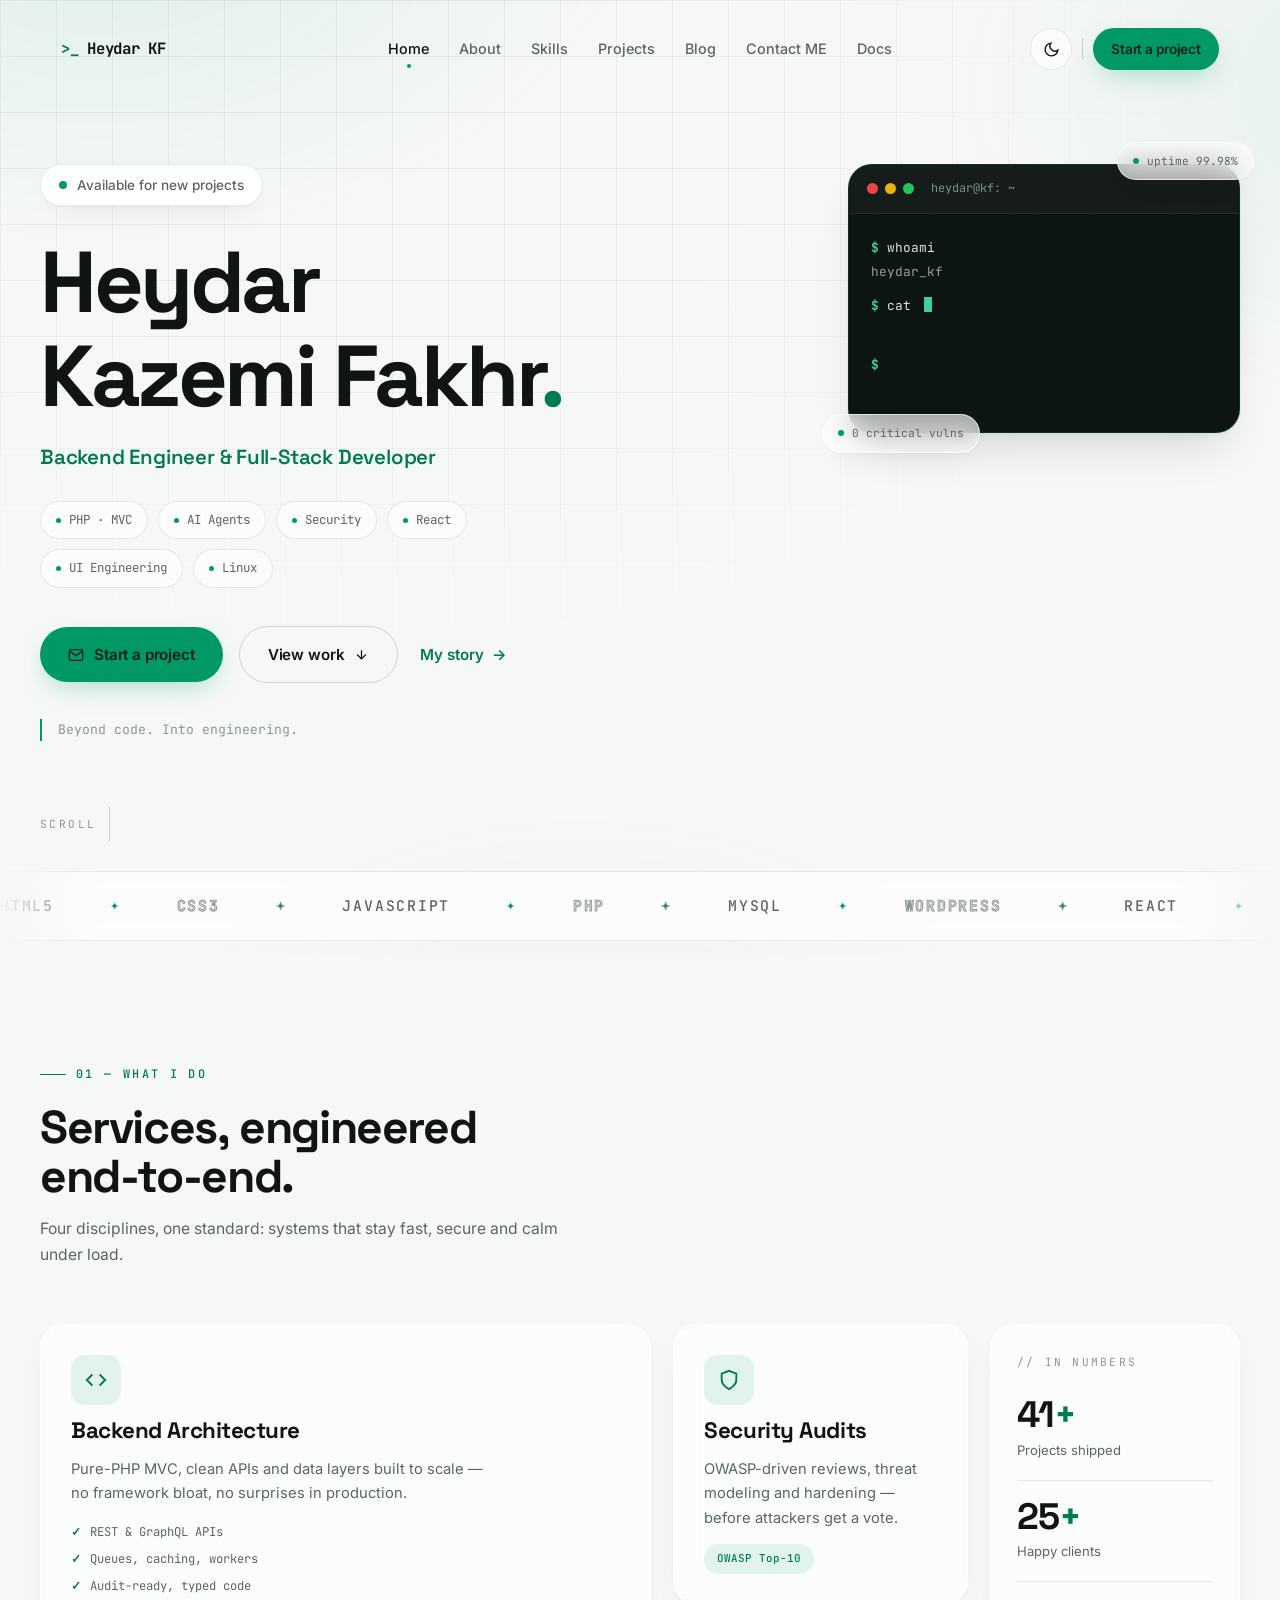
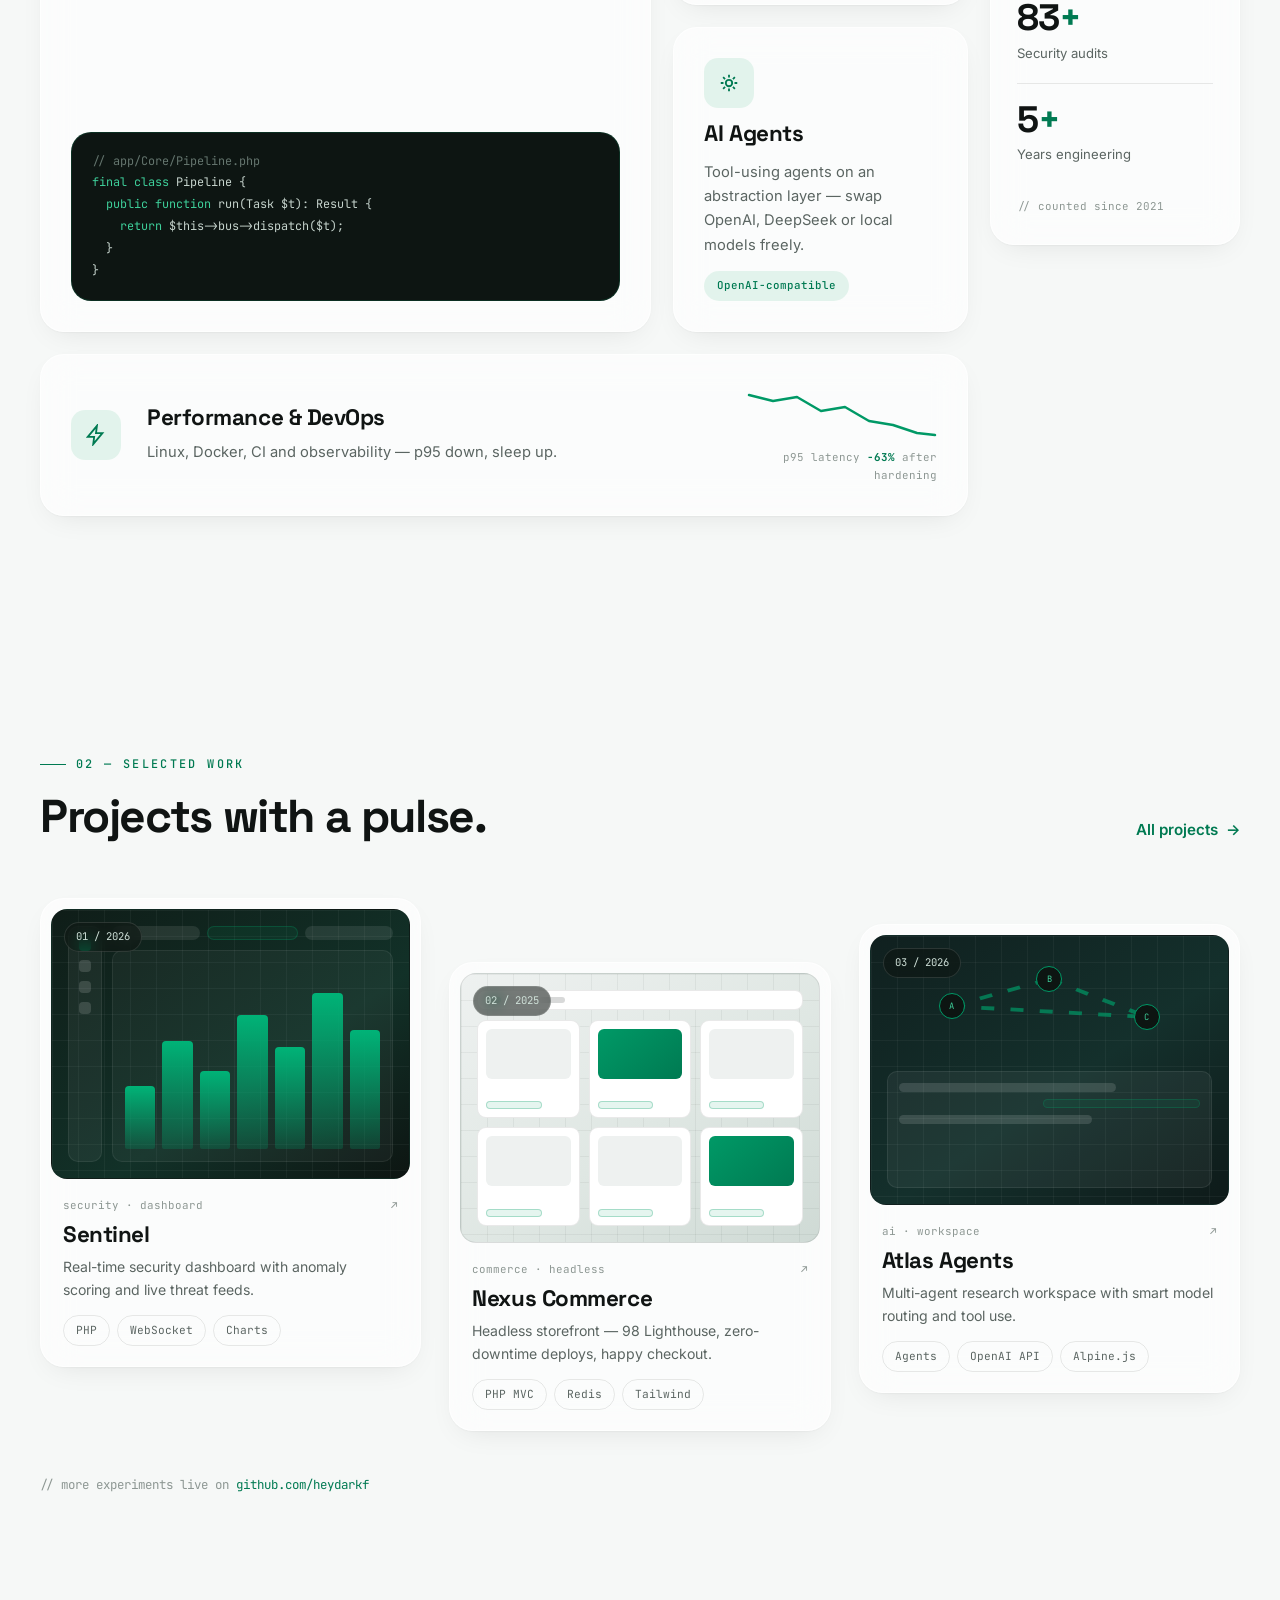
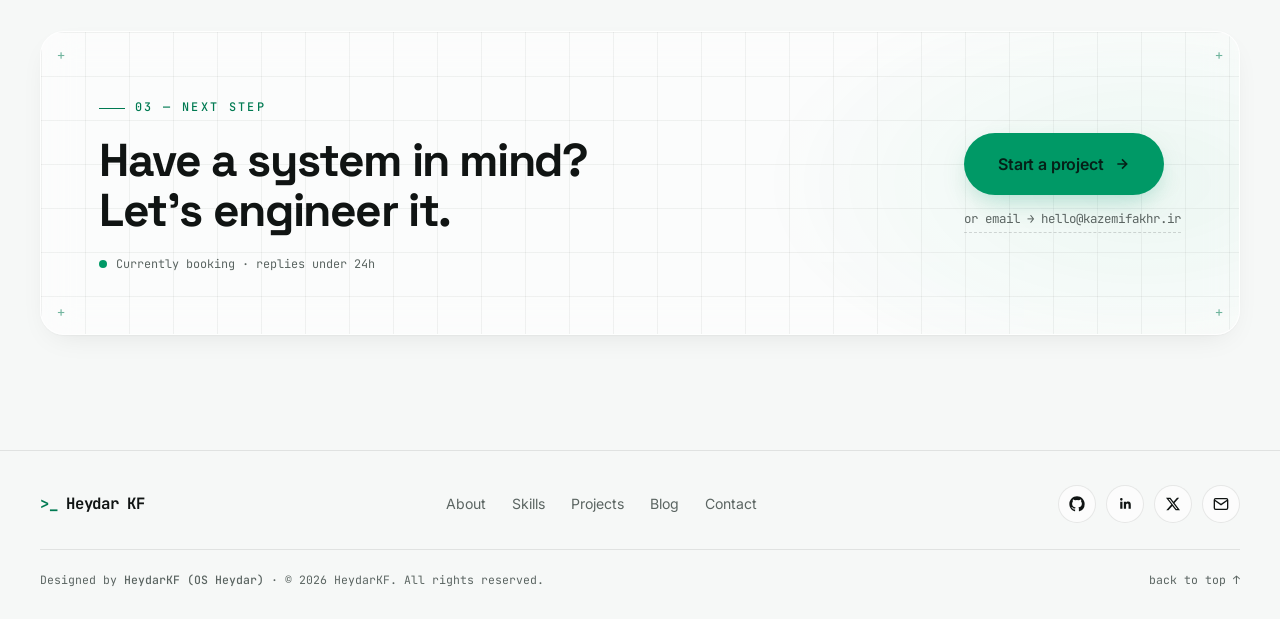
<file: index.html>
<!DOCTYPE html>
<html lang="en" dir="ltr" data-theme="light">
<head>
  <meta charset="UTF-8">
  <meta name="viewport" content="width=device-width, initial-scale=1.0">
  <title>HeydarKF — Backend Engineer & Full-Stack Developer</title>
  <meta name="description" content="Heydar Kazemi Fakhr (HeydarKF) — backend engineer crafting secure, scalable systems: pure-PHP MVC, AI agents, security audits and product UI. Beyond code. Into engineering.">
  <meta name="author" content="Heydar Kazemi Fakhr">
  <meta name="color-scheme" content="light dark">
  <meta name="theme-color" media="(prefers-color-scheme: light)" content="#f6f8f7">
  <meta name="theme-color" media="(prefers-color-scheme: dark)" content="#0b0f0e">
  <link rel="canonical" href="https://heydar.kazemifakhr.ir/">
  <link rel="alternate" hreflang="fa" href="https://heydar.kazemifakhr.ir/fa/">

  <!-- Open Graph / Twitter -->
  <meta property="og:type" content="website">
  <meta property="og:site_name" content="HeydarKF">
  <meta property="og:title" content="HeydarKF — Backend Engineer & Full-Stack Developer">
  <meta property="og:description" content="I don't just build software — I design, engineer, optimize and secure systems.">
  <meta property="og:url" content="https://heydar.kazemifakhr.ir/">
  <meta property="og:image" content="https://heydar.kazemifakhr.ir/assets/og-cover.png">
  <meta property="og:image:width" content="1200">
  <meta property="og:image:height" content="630">
  <meta name="twitter:card" content="summary_large_image">
  <meta name="twitter:title" content="HeydarKF — Backend Engineer">
  <meta name="twitter:description" content="Beyond code. Into engineering.">
  <meta name="twitter:image" content="https://heydar.kazemifakhr.ir/assets/og-cover.png">

  <link rel="icon" href="data:image/svg+xml,%3Csvg xmlns='http://www.w3.org/2000/svg' viewBox='0 0 64 64'%3E%3Crect width='64' height='64' rx='16' fill='%230b0f0e'/%3E%3Ctext x='12' y='42' font-family='monospace' font-size='26' font-weight='bold' fill='%2300c98a'%3E%26gt;_%3C/text%3E%3C/svg%3E">

  <!-- Fonts -->
  <link rel="preconnect" href="https://fonts.googleapis.com">
  <link rel="preconnect" href="https://fonts.gstatic.com" crossorigin>
  <link href="https://fonts.googleapis.com/css2?family=Inter:wght@400;500;600;700&family=JetBrains+Mono:wght@400;500;700&family=Space+Grotesk:wght@500;600;700&display=swap" rel="stylesheet">

  <!-- Shared UI Kit -->
  <link rel="stylesheet" href="assets/css/global.css">

  <!-- No-FOUC theme + js flag -->
  <script>
    (function () {
      var d = document.documentElement;
      d.classList.add('js');
      try {
        var t = localStorage.getItem('hkf-theme');
        if (!t) t = matchMedia('(prefers-color-scheme: dark)').matches ? 'dark' : 'light';
        d.setAttribute('data-theme', t);
      } catch (e) {}
    })();
  </script>

  <!-- JSON-LD -->
  <script type="application/ld+json">
  {
    "@context": "https://schema.org",
    "@type": "Person",
    "name": "Heydar Kazemi Fakhr",
    "alternateName": "HeydarKF",
    "jobTitle": "Backend Engineer & Full-Stack Developer",
    "url": "https://heydar.kazemifakhr.ir/",
    "knowsAbout": ["PHP", "MVC", "AI Agents", "Cybersecurity", "Linux", "WordPress"],
    "sameAs": [
      "https://github.com/heydarkf",
      "https://www.linkedin.com/in/heydarkf",
      "https://x.com/heydarkf"
    ]
  }
  </script>

  <!-- ============ Page-specific CSS (Home) ============ -->
  <style>
    /* ---------- Hero: asymmetric 70/30 ---------- */
    .hero {
      position: relative;
      padding: calc(var(--header-offset) + 46px) 0 130px;
      min-height: 92vh;
      display: flex;
      align-items: center;
    }
    /* engineering grid paper, faded */
    .hero::before {
      content: "";
      position: absolute;
      inset: 0;
      background-image:
        linear-gradient(var(--line) 1px, transparent 1px),
        linear-gradient(90deg, var(--line) 1px, transparent 1px);
      background-size: 56px 56px;
      -webkit-mask-image: radial-gradient(ellipse 90% 80% at 30% 18%, #000 30%, transparent 75%);
      mask-image: radial-gradient(ellipse 90% 80% at 30% 18%, #000 30%, transparent 75%);
      opacity: .55;
      pointer-events: none;
    }
    .hero-grid {
      position: relative;
      display: grid;
      grid-template-columns: minmax(0, 1.9fr) minmax(300px, 1fr);
      gap: clamp(36px, 5vw, 72px);
      align-items: start;
    }
    .hero-copy .badge { margin-bottom: 30px; }
    .hero-title { margin-bottom: 18px; }
    .hero-title .dot { color: var(--accent-ink); }
    .hero-role {
      font-family: var(--font-display);
      font-weight: 600;
      font-size: clamp(1.05rem, 1.6vw, 1.3rem);
      letter-spacing: -.01em;
      color: var(--accent-ink);
      margin-bottom: 26px;
    }
    .hero-chips {
      display: flex;
      flex-wrap: wrap;
      gap: 10px;
      margin-bottom: 38px;
      max-width: 560px;
    }
    .hero-actions {
      display: flex;
      align-items: center;
      gap: 16px;
      flex-wrap: wrap;
      margin-bottom: 36px;
    }
    .hero-actions .link-arrow { margin-left: 6px; }
    .hero-quote {
      font-family: var(--font-mono);
      font-size: .82rem;
      color: var(--faint);
      border-left: 2px solid var(--accent);
      padding-left: 16px;
    }

    /* Visual: smaller, pushed lower — the asymmetry */
    .hero-visual {
      position: relative;
      transform: translateY(calc(64px + var(--py, 0px)));
      will-change: transform;
    }
    .hero-visual::before {
      content: "";
      position: absolute;
      inset: -12% -18%;
      background: radial-gradient(closest-side, var(--accent-soft), transparent 72%);
      filter: blur(6px);
      z-index: -1;
    }
    .terminal {
      background: #0d1512;
      border: 1px solid rgba(0, 201, 138, .16);
      border-radius: var(--r-lg);
      box-shadow: var(--shadow-2);
      overflow: hidden;
    }
    .terminal-bar {
      display: flex;
      align-items: center;
      gap: 7px;
      padding: 14px 18px;
      background: rgba(255, 255, 255, .03);
      border-bottom: 1px solid rgba(255, 255, 255, .06);
    }
    .t-dot { width: 11px; height: 11px; border-radius: 50%; }
    .t-dot.r { background: #ef4444; } .t-dot.y { background: #eab308; } .t-dot.g { background: #22c55e; }
    .terminal-title {
      margin-left: 10px;
      font-family: var(--font-mono);
      font-size: .74rem;
      color: #7d8f88;
    }
    .terminal-body {
      padding: 22px 22px 26px;
      font-family: var(--font-mono);
      font-size: .8rem;
      line-height: 1.9;
      color: #d9e4de;
      min-height: 218px;
    }
    .t-line { white-space: nowrap; }
    .t-prompt { color: #3ecf9a; font-weight: 700; margin-right: 8px; }
    .t-out { color: #8fa39a; margin-bottom: 10px; white-space: nowrap; }
    .t-out.ok { color: #3ecf9a; font-weight: 700; margin-bottom: 0; }
    .t-cursor {
      display: inline-block;
      width: 8px; height: 15px;
      margin-left: 5px;
      vertical-align: -2px;
      background: #3ecf9a;
      animation: blink 1.05s steps(1) infinite;
    }
    @keyframes blink { 50% { opacity: 0; } }

    .float-pill {
      position: absolute;
      display: inline-flex;
      align-items: center;
      gap: 8px;
      padding: 9px 15px;
      border-radius: var(--r-pill);
      background: var(--glass);
      -webkit-backdrop-filter: blur(14px);
      backdrop-filter: blur(14px);
      border: 1px solid var(--glass-line);
      box-shadow: var(--shadow-1);
      font-family: var(--font-mono);
      font-size: .7rem;
      color: var(--muted);
      animation: floaty 7s ease-in-out infinite alternate;
    }
    .float-pill::before { content: ""; width: 6px; height: 6px; border-radius: 50%; background: var(--accent); }
    .float-pill.fp-1 { top: -22px; right: -14px; }
    .float-pill.fp-2 { bottom: -20px; left: -26px; animation-delay: 1.6s; }
    @keyframes floaty { from { translate: 0 -5px; } to { translate: 0 6px; } }

    .scroll-cue {
      position: absolute;
      left: max(var(--gutter), calc((100% - var(--container)) / 2));
      bottom: 30px;
      display: inline-flex;
      align-items: center;
      gap: 12px;
      font-family: var(--font-mono);
      font-size: .7rem;
      letter-spacing: .22em;
      text-transform: uppercase;
      color: var(--faint);
    }
    .scroll-cue .bar {
      width: 1px; height: 34px;
      background: var(--line-2);
      position: relative;
      overflow: hidden;
    }
    .scroll-cue .bar::after {
      content: "";
      position: absolute;
      left: 0; top: -50%;
      width: 100%; height: 50%;
      background: var(--accent);
      animation: cue 1.8s var(--ease) infinite;
    }
    @keyframes cue { to { top: 110%; } }

    /* ---------- Services: Bento + inline stats rail ---------- */
    .services-layout {
      display: grid;
      grid-template-columns: minmax(0, 1fr) 250px;
      gap: 22px;
      align-items: stretch;
    }
    .bento {
      display: grid;
      grid-template-columns: repeat(6, 1fr);
      grid-template-areas:
        "a a a a b b"
        "a a a a c c"
        "d d d d d d";
      gap: 22px;
    }
    .bento-card {
      padding: 30px;
      overflow: hidden;
      display: flex;
      flex-direction: column;
      gap: 14px;
    }
    /* pointer-tracked glow */
    .bento-card::after {
      content: "";
      position: absolute;
      inset: 0;
      border-radius: inherit;
      background: radial-gradient(340px circle at var(--mx, 50%) var(--my, 50%), var(--accent-soft), transparent 65%);
      opacity: 0;
      transition: opacity var(--t-med) var(--ease);
      pointer-events: none;
    }
    .bento-card:hover::after { opacity: 1; }
    .b-a { grid-area: a; } .b-b { grid-area: b; } .b-c { grid-area: c; } .b-d { grid-area: d; }

    .b-icon {
      width: 50px; height: 50px;
      display: grid;
      place-items: center;
      border-radius: 14px;
      background: var(--accent-soft);
      color: var(--accent-ink);
      transition: transform var(--t-fast) var(--ease), background-color var(--t-fast) var(--ease), color var(--t-fast) var(--ease);
    }
    .bento-card:hover .b-icon {
      background: var(--accent);
      color: var(--on-accent);
      transform: scale(1.06) rotate(-4deg);
    }
    .b-desc { font-size: .92rem; max-width: 46ch; }
    .b-list { display: flex; flex-direction: column; gap: 7px; margin-top: 2px; }
    .b-list li {
      font-family: var(--font-mono);
      font-size: .76rem;
      color: var(--muted);
      display: flex;
      align-items: center;
      gap: 9px;
    }
    .b-list li::before { content: "✓"; color: var(--accent-ink); font-weight: 700; }
    .b-pill {
      align-self: flex-start;
      margin-top: auto;
      padding: 6px 13px;
      border-radius: var(--r-pill);
      background: var(--accent-soft);
      color: var(--accent-ink);
      font-family: var(--font-mono);
      font-size: .68rem;
      font-weight: 500;
    }
    .b-code {
      margin-top: auto;
      padding: 18px 20px;
      border-radius: var(--r-md);
      background: #0d1512;
      border: 1px solid rgba(0, 201, 138, .14);
      font-family: var(--font-mono);
      font-size: .74rem;
      line-height: 1.85;
      color: #c6d4cd;
      overflow-x: auto;
    }
    .b-code .k { color: #3ecf9a; } .b-code .s { color: #d8b56a; } .b-code .c { color: #64756e; }
    .b-wide {
      flex-direction: row;
      align-items: center;
      gap: 26px;
    }
    .b-wide .b-copy { flex: 1; display: flex; flex-direction: column; gap: 10px; }
    .b-spark { flex: none; width: 190px; }
    .b-spark svg { width: 100%; height: 56px; overflow: visible; }
    .b-spark polyline {
      fill: none;
      stroke: var(--accent);
      stroke-width: 2.5;
      stroke-linecap: round;
      stroke-linejoin: round;
      stroke-dasharray: 300;
      stroke-dashoffset: 300;
      transition: stroke-dashoffset 1.4s var(--ease) .2s;
    }
    .is-in .b-spark polyline, .b-spark.is-in polyline { stroke-dashoffset: 0; }
    .b-spark figcaption {
      margin-top: 8px;
      font-family: var(--font-mono);
      font-size: .68rem;
      color: var(--faint);
      text-align: right;
    }
    .b-spark figcaption b { color: var(--accent-ink); font-weight: 700; }

    /* Stats rail — inline, sticky */
    .stats-rail {
      position: sticky;
      top: var(--header-offset);
      align-self: start;
      padding: 28px 26px;
      display: flex;
      flex-direction: column;
    }
    .stats-rail:hover { transform: none; }
    .stats-title {
      font-family: var(--font-mono);
      font-size: .7rem;
      letter-spacing: .2em;
      text-transform: uppercase;
      color: var(--faint);
      margin-bottom: 8px;
    }
    .stat { padding: 18px 0; border-bottom: 1px solid var(--line); }
    .stat:last-of-type { border-bottom: 0; }
    .stat-num {
      font-family: var(--font-display);
      font-weight: 700;
      font-size: 2.3rem;
      letter-spacing: -.03em;
      line-height: 1;
    }
    .stat-suffix { color: var(--accent-ink); }
    .stat-label { margin-top: 6px; font-size: .82rem; color: var(--muted); }
    .stats-note {
      margin-top: 14px;
      font-family: var(--font-mono);
      font-size: .68rem;
      color: var(--faint);
    }

    /* ---------- Work: staggered ---------- */
    .work-grid {
      display: grid;
      grid-template-columns: repeat(3, 1fr);
      gap: 28px;
      align-items: start;
    }
    .work-card { padding: 10px 10px 20px; text-decoration: none; display: block; }
    .work-card:nth-child(2) { margin-top: 64px; }
    .work-card:nth-child(3) { margin-top: 26px; }
    .work-media {
      position: relative;
      aspect-ratio: 4 / 3;
      border-radius: 16px;
      overflow: hidden;
      border: 1px solid var(--line);
    }
    .wm-1 { background: linear-gradient(145deg, #0f1d18, #123128 60%, #0d1512); }
    .wm-2 { background: linear-gradient(145deg, var(--bg-2), #dfe7e3 55%, #cfdad5); }
    [data-theme="dark"] .wm-2 { background: linear-gradient(145deg, #161d1b, #1c2622 55%, #121917); }
    .wm-3 { background: linear-gradient(145deg, #10201f, #14302c 55%, #0e1a19); }
    .work-media::before {
      content: "";
      position: absolute;
      inset: 0;
      background-image:
        linear-gradient(rgba(255,255,255,.045) 1px, transparent 1px),
        linear-gradient(90deg, rgba(255,255,255,.045) 1px, transparent 1px);
      background-size: 26px 26px;
    }
    .wm-2::before {
      background-image:
        linear-gradient(rgba(16,20,19,.05) 1px, transparent 1px),
        linear-gradient(90deg, rgba(16,20,19,.05) 1px, transparent 1px);
    }
    [data-theme="dark"] .wm-2::before {
      background-image:
        linear-gradient(rgba(255,255,255,.045) 1px, transparent 1px),
        linear-gradient(90deg, rgba(255,255,255,.045) 1px, transparent 1px);
    }
    .mock {
      position: absolute;
      inset: 16px;
      border-radius: 12px;
      transition: transform .6s var(--ease);
    }
    .work-card:hover .mock { transform: scale(1.045) rotate(-.4deg); }

    /* mock 1 — dashboard */
    .mock-dash { display: grid; grid-template-columns: 34px 1fr; gap: 10px; }
    .mock-side {
      border-radius: 10px;
      background: rgba(255,255,255,.05);
      border: 1px solid rgba(255,255,255,.07);
      display: flex; flex-direction: column; align-items: center; gap: 9px; padding-top: 12px;
    }
    .mock-side i { width: 12px; height: 12px; border-radius: 4px; background: rgba(255,255,255,.14); }
    .mock-side i.on { background: var(--accent); }
    .mock-main { display: flex; flex-direction: column; gap: 10px; }
    .mock-top { display: flex; gap: 7px; }
    .mock-top i { height: 14px; border-radius: 7px; background: rgba(255,255,255,.09); flex: 1; }
    .mock-top i.ok { background: var(--accent-soft); border: 1px solid var(--accent-line); }
    .mock-chart {
      flex: 1;
      border-radius: 10px;
      background: rgba(255,255,255,.04);
      border: 1px solid rgba(255,255,255,.07);
      display: flex; align-items: flex-end; gap: 7px; padding: 12px;
    }
    .mock-chart i {
      flex: 1;
      border-radius: 4px 4px 2px 2px;
      background: linear-gradient(180deg, var(--accent-strong), rgba(0,153,102,.25));
      height: var(--h);
      transition: height .6s var(--ease);
    }
    .work-card:hover .mock-chart i { height: calc(var(--h) + 8%); }

    /* mock 2 — storefront */
    .mock-shop { display: flex; flex-direction: column; gap: 10px; }
    .mock-shop-top { height: 20px; border-radius: 8px; background: var(--surface); border: 1px solid var(--line); display: flex; align-items: center; gap: 6px; padding: 0 9px; }
    .mock-shop-top i { width: 26px; height: 6px; border-radius: 3px; background: var(--line-2); }
    .mock-shop-top i:first-child { background: var(--accent); width: 14px; }
    .mock-shop-grid { flex: 1; display: grid; grid-template-columns: repeat(3, 1fr); gap: 9px; }
    .mock-tile {
      border-radius: 9px;
      background: var(--surface);
      border: 1px solid var(--line);
      position: relative;
      overflow: hidden;
    }
    .mock-tile::before { content: ""; position: absolute; inset: 8px 8px 40%; border-radius: 6px; background: var(--bg-2); }
    .mock-tile::after {
      content: "";
      position: absolute;
      left: 8px; bottom: 8px;
      width: 55%; height: 8px;
      border-radius: 4px;
      background: var(--accent-soft);
      border: 1px solid var(--accent-line);
    }
    .mock-tile.hot::before { background: linear-gradient(140deg, var(--accent), var(--accent-deep)); }

    /* mock 3 — agents */
    .mock-agents { display: flex; flex-direction: column; gap: 10px; }
    .mock-nodes { position: relative; height: 46%; }
    .mock-nodes svg { position: absolute; inset: 0; width: 100%; height: 100%; }
    .mock-nodes line { stroke: var(--accent); stroke-width: 1.4; stroke-dasharray: 4 5; opacity: .7; }
    .work-card:hover .mock-nodes line { animation: dashflow 1.2s linear infinite; }
    @keyframes dashflow { to { stroke-dashoffset: -18; } }
    .mock-node {
      position: absolute;
      width: 26px; height: 26px;
      border-radius: 50%;
      background: #0d1512;
      border: 1.5px solid var(--accent);
      display: grid; place-items: center;
      font-family: var(--font-mono); font-size: .55rem; color: #3ecf9a;
      transform: translate(-50%, -50%);
    }
    .mock-chat {
      flex: 1;
      border-radius: 10px;
      background: rgba(255,255,255,.05);
      border: 1px solid rgba(255,255,255,.08);
      padding: 11px;
      display: flex; flex-direction: column; gap: 7px;
    }
    .mock-chat i { height: 9px; border-radius: 5px; background: rgba(255,255,255,.13); }
    .mock-chat i:nth-child(1) { width: 72%; }
    .mock-chat i:nth-child(2) { width: 52%; align-self: flex-end; background: var(--accent-soft); border: 1px solid var(--accent-line); }
    .mock-chat i:nth-child(3) { width: 64%; }

    .work-idx {
      position: absolute;
      top: 12px; left: 12px;
      z-index: 2;
      padding: 5px 11px;
      border-radius: var(--r-pill);
      background: rgba(13, 21, 18, .55);
      -webkit-backdrop-filter: blur(8px);
      backdrop-filter: blur(8px);
      border: 1px solid rgba(255,255,255,.12);
      font-family: var(--font-mono);
      font-size: .66rem;
      color: #cfe0d8;
    }
    .work-go {
      position: absolute;
      top: 12px; right: 12px;
      z-index: 2;
      width: 38px; height: 38px;
      border-radius: 50%;
      background: var(--accent);
      color: var(--on-accent);
      display: grid; place-items: center;
      opacity: 0;
      transform: translateY(-6px) scale(.85);
      transition: opacity var(--t-fast) var(--ease), transform var(--t-fast) var(--ease);
    }
    .work-card:hover .work-go { opacity: 1; transform: translateY(0) scale(1); }
    .work-body { padding: 18px 12px 0; }
    .work-meta {
      display: flex;
      justify-content: space-between;
      font-family: var(--font-mono);
      font-size: .68rem;
      color: var(--faint);
      margin-bottom: 8px;
    }
    .work-title { margin-bottom: 8px; }
    .work-card:hover .work-title { color: var(--accent-ink); }
    .work-title { transition: color var(--t-fast) var(--ease); }
    .work-desc { font-size: .88rem; margin-bottom: 14px; }
    .work-tags { display: flex; flex-wrap: wrap; gap: 7px; }
    .work-more {
      margin-top: 44px;
      font-family: var(--font-mono);
      font-size: .78rem;
      color: var(--faint);
    }
    .work-more a { color: var(--accent-ink); text-decoration: none; }
    .work-more a:hover { text-decoration: underline; text-underline-offset: 4px; }

    /* ---------- CTA: wide bar ---------- */
    .cta-section { padding-top: 20px; }
    .cta-bar {
      position: relative;
      overflow: hidden;
      padding: clamp(34px, 5vw, 58px);
      display: flex;
      align-items: center;
      justify-content: space-between;
      gap: 36px;
      flex-wrap: wrap;
    }
    .cta-bar:hover { transform: none; }
    .cta-bar::before {
      content: "";
      position: absolute;
      inset: 0;
      background:
        radial-gradient(560px 300px at 92% 50%, var(--accent-soft), transparent 70%),
        linear-gradient(var(--line) 1px, transparent 1px),
        linear-gradient(90deg, var(--line) 1px, transparent 1px);
      background-size: auto, 44px 44px, 44px 44px;
      opacity: .6;
      pointer-events: none;
    }
    .cta-corner {
      position: absolute;
      font-family: var(--font-mono);
      font-size: .85rem;
      color: var(--accent-ink);
      opacity: .55;
      pointer-events: none;
    }
    .cc-tl { top: 12px; left: 16px; } .cc-tr { top: 12px; right: 16px; }
    .cc-bl { bottom: 10px; left: 16px; } .cc-br { bottom: 10px; right: 16px; }
    .cta-copy { position: relative; max-width: 560px; }
    .cta-copy .h2 { margin-bottom: 14px; }
    .cta-status {
      display: inline-flex;
      align-items: center;
      gap: 9px;
      font-family: var(--font-mono);
      font-size: .74rem;
      color: var(--muted);
    }
    .cta-actions {
      position: relative;
      display: flex;
      flex-direction: column;
      align-items: flex-start;
      gap: 14px;
    }
    .cta-mail {
      font-family: var(--font-mono);
      font-size: .78rem;
      color: var(--muted);
      text-decoration: none;
      border-bottom: 1px dashed var(--line-2);
      padding-bottom: 2px;
      transition: color var(--t-fast) var(--ease), border-color var(--t-fast) var(--ease);
    }
    .cta-mail:hover { color: var(--accent-ink); border-color: var(--accent-line); }

    /* ---------- Home responsive ---------- */
    @media (max-width: 1100px) {
      .hero { min-height: 0; }
      .hero-grid { grid-template-columns: 1fr; }
      .hero-visual { transform: none; max-width: 460px; margin-top: 10px; }
      .services-layout { grid-template-columns: 1fr; }
      .stats-rail {
        position: static;
        display: grid;
        grid-template-columns: repeat(4, 1fr);
        gap: 0 22px;
      }
      .stats-title, .stats-note { grid-column: 1 / -1; }
      .stat { border-bottom: 0; }
    }
    @media (max-width: 900px) {
      .work-grid { grid-template-columns: 1fr; max-width: 560px; }
      .work-card:nth-child(2), .work-card:nth-child(3) { margin-top: 0; }
      .work-media { aspect-ratio: 16 / 10; }
      .work-go { opacity: 1; transform: none; }
    }
    @media (max-width: 760px) {
      .bento { grid-template-columns: 1fr; grid-template-areas: "a" "b" "c" "d"; }
      .b-wide { flex-direction: column; align-items: flex-start; }
      .b-spark { width: 100%; }
      .stats-rail { grid-template-columns: repeat(2, 1fr); }
      .cta-actions { width: 100%; }
      .cta-actions .btn { width: 100%; }
      .float-pill { display: none; }
      .scroll-cue { display: none; }
      .hero-actions .btn { flex: 1; }
    }
  </style>
</head>

<body>
  <a class="skip-link" href="#main">Skip to content</a>

<!-- ============ Header ============ -->
  <header class="site-header" id="siteHeader">
    <div class="header-bar">
      <a class="logo" href="index.html" aria-label="HeydarKF — home"><span class="logo-mark">&gt;_</span> Heydar&nbsp;KF</a>
      <nav class="main-nav" aria-label="Primary">
        <a href="index.html" aria-current="page">Home</a>
        <a href="about.html" >About</a>
        <a href="skills.html">Skills</a>
        <a href="projects.html">Projects</a>
        <a href="blog.html">Blog</a>
        <a href="contact.html">Contact ME</a>
        <a href="docs.html">Docs</a>
      </nav>
      <div class="header-actions">        
        <button class="icon-btn theme-toggle" id="themeToggle" aria-label="Toggle color theme">
          <svg class="i-moon" width="17" height="17" viewBox="0 0 24 24" fill="none" stroke="currentColor" stroke-width="2" aria-hidden="true"><path d="M21 12.79A9 9 0 1 1 11.21 3 7 7 0 0 0 21 12.79z"/></svg>
          <svg class="i-sun" width="17" height="17" viewBox="0 0 24 24" fill="none" stroke="currentColor" stroke-width="2" aria-hidden="true"><circle cx="12" cy="12" r="4"/><path d="M12 2v2M12 20v2M4.93 4.93l1.41 1.41M17.66 17.66l1.41 1.41M2 12h2M20 12h2M4.93 19.07l1.41-1.41M17.66 6.34l1.41-1.41"/></svg>
        </button>
        <span class="header-sep" aria-hidden="true"></span>
        <a class="btn btn-primary btn-sm header-contact" href="contact.html">Start a project</a>
        <button class="burger" id="burgerBtn" aria-label="Open menu" aria-expanded="false" aria-controls="mobileMenu"><span></span><span></span></button>
        </div>
    </div>
  </header>


    <div
      class="mobile-menu"
      id="mobileMenu"
      role="dialog"
      aria-modal="true"
      aria-label="Site menu"
    >
      <nav class="mobile-nav" aria-label="Mobile">
        <a href="index.html"><span class="idx">01</span> Home</a>
        <a href="about.html"><span class="idx">02</span> About</a>
        <a href="skills.html"><span class="idx">03</span> Skills</a>
        <a href="projects.html"><span class="idx">04</span> Projects</a>
        <a href="blog.html"><span class="idx">05</span> Blog</a>
        <a href="docs.html"><span class="idx">06</span> Docs</a>
      </nav>
      <div class="mobile-foot">
        <a class="mail" href="mailto:hello@kazemifakhr.ir"
          >hello@kazemifakhr.ir</a
        >
        <a class="btn btn-primary btn-sm" href="#sec-studio">Token Studio</a>
      </div>
    </div>

  <main id="main">
    <!-- ================= Asymmetric Hero ================= -->
    <section class="hero" id="top">
      <div class="container">
        <div class="hero-grid">
          <div class="hero-copy">
            <div class="badge reveal"><span class="badge-dot"></span> Available for new projects</div>

            <h1 class="display hero-title reveal" style="--d:60ms">
              Heydar<br>Kazemi Fakhr<span class="dot">.</span>
            </h1>

            <p class="hero-role reveal" style="--d:120ms">Backend Engineer &amp; Full-Stack Developer</p>

            <div class="hero-chips reveal" style="--d:180ms" aria-label="Core stack">
              <span class="chip">PHP · MVC</span>
              <span class="chip">AI Agents</span>
              <span class="chip">Security</span>
              <span class="chip">React</span>
              <span class="chip">UI Engineering</span>
              <span class="chip">Linux</span>
            </div>

            <div class="hero-actions reveal" style="--d:240ms">
              <a class="btn btn-primary" href="contact.html">
                <svg width="16" height="16" viewBox="0 0 24 24" fill="none" stroke="currentColor" stroke-width="2" aria-hidden="true"><rect x="2" y="4" width="20" height="16" rx="2"/><path d="m22 6-10 7L2 6"/></svg>
                Start a project
              </a>
              <a class="btn btn-ghost" href="#work">
                View work
                <svg width="15" height="15" viewBox="0 0 24 24" fill="none" stroke="currentColor" stroke-width="2" aria-hidden="true"><path d="M12 5v14M5 12l7 7 7-7"/></svg>
              </a>
              <a class="link-arrow" href="about.html">My story <span class="arr">→</span></a>
            </div>

            <p class="hero-quote reveal" style="--d:300ms">Beyond code. Into engineering.</p>
          </div>

          <!-- smaller visual, sitting lower -->
          <div class="hero-visual reveal" style="--d:200ms" id="heroVisual">
            <div class="terminal" id="terminal" aria-label="Terminal introduction">
              <div class="terminal-bar">
                <span class="t-dot r"></span><span class="t-dot y"></span><span class="t-dot g"></span>
                <span class="terminal-title">heydar@kf: ~</span>
              </div>
              <div class="terminal-body">
                <div class="t-line"><span class="t-prompt">$</span><span class="t-cmd">whoami</span></div>
                <div class="t-out">heydar_kf</div>
                <div class="t-line"><span class="t-prompt">$</span><span class="t-cmd">cat stack.txt</span></div>
                <div class="t-out">php · mvc · agents · security · linux</div>
                <div class="t-line"><span class="t-prompt">$</span><span class="t-cmd">./build --secure --scalable</span></div>
                <div class="t-out ok">✓ system engineered<span class="t-cursor" id="tCursor"></span></div>
              </div>
            </div>
            <span class="float-pill fp-1">uptime 99.98%</span>
            <span class="float-pill fp-2">0 critical vulns</span>
          </div>
        </div>
      </div>

      <div class="scroll-cue" aria-hidden="true">scroll <span class="bar"></span></div>
    </section>

    <!-- ================= Marquee ================= -->
    <div class="marquee" aria-label="Technologies I work with">
      <div class="marquee-track">
        <div class="marquee-group">
          <span class="marquee-item">HTML5</span>
          <span class="marquee-item is-ghost">CSS3</span>
          <span class="marquee-item">JavaScript</span>
          <span class="marquee-item is-ghost">PHP</span>
          <span class="marquee-item">MySQL</span>
          <span class="marquee-item is-ghost">WordPress</span>
          <span class="marquee-item">React</span>
          <span class="marquee-item is-ghost">Tailwind</span>
          <span class="marquee-item">AI Agents</span>
          <span class="marquee-item is-ghost">Security</span>
          <span class="marquee-item">Linux</span>
          <span class="marquee-item is-ghost">Docker</span>
        </div>
        <div class="marquee-group" aria-hidden="true">
          <span class="marquee-item">HTML5</span>
          <span class="marquee-item is-ghost">CSS3</span>
          <span class="marquee-item">JavaScript</span>
          <span class="marquee-item is-ghost">PHP</span>
          <span class="marquee-item">MySQL</span>
          <span class="marquee-item is-ghost">WordPress</span>
          <span class="marquee-item">React</span>
          <span class="marquee-item is-ghost">Tailwind</span>
          <span class="marquee-item">AI Agents</span>
          <span class="marquee-item is-ghost">Security</span>
          <span class="marquee-item">Linux</span>
          <span class="marquee-item is-ghost">Docker</span>
        </div>
      </div>
    </div>

    <!-- ================= Services: Bento + Stats rail ================= -->
    <section class="section" id="services">
      <div class="container">
        <div class="section-head reveal">
          <div>
            <p class="kicker">01 — What I do</p>
            <h2 class="h2">Services, engineered end&#8209;to&#8209;end.</h2>
            <p class="section-sub">Four disciplines, one standard: systems that stay fast, secure and calm under load.</p>
          </div>
        </div>

        <div class="services-layout">
          <div class="bento">
            <!-- Big card -->
            <article class="card bento-card b-a reveal">
              <div class="b-icon" aria-hidden="true">
                <svg width="22" height="22" viewBox="0 0 24 24" fill="none" stroke="currentColor" stroke-width="2"><polyline points="16 18 22 12 16 6"/><polyline points="8 6 2 12 8 18"/></svg>
              </div>
              <h3 class="h3">Backend Architecture</h3>
              <p class="b-desc">Pure-PHP MVC, clean APIs and data layers built to scale — no framework bloat, no surprises in production.</p>
              <ul class="b-list">
                <li>REST &amp; GraphQL APIs</li>
                <li>Queues, caching, workers</li>
                <li>Audit-ready, typed code</li>
              </ul>
              <div class="b-code" aria-hidden="true">
<span class="c">// app/Core/Pipeline.php</span><br>
<span class="k">final class</span> Pipeline {<br>
&nbsp;&nbsp;<span class="k">public function</span> run(Task $t): Result {<br>
&nbsp;&nbsp;&nbsp;&nbsp;<span class="k">return</span> $this-&gt;bus-&gt;dispatch($t);<br>
&nbsp;&nbsp;}<br>
}
              </div>
            </article>

            <!-- Small cards -->
            <article class="card bento-card b-b reveal" style="--d:80ms">
              <div class="b-icon" aria-hidden="true">
                <svg width="22" height="22" viewBox="0 0 24 24" fill="none" stroke="currentColor" stroke-width="2"><path d="M12 22s8-4 8-10V5l-8-3-8 3v7c0 6 8 10 8 10z"/></svg>
              </div>
              <h3 class="h3">Security Audits</h3>
              <p class="b-desc">OWASP-driven reviews, threat modeling and hardening — before attackers get a vote.</p>
              <span class="b-pill">OWASP Top-10</span>
            </article>

            <article class="card bento-card b-c reveal" style="--d:140ms">
              <div class="b-icon" aria-hidden="true">
                <svg width="22" height="22" viewBox="0 0 24 24" fill="none" stroke="currentColor" stroke-width="2"><path d="M12 3v3M12 18v3M3 12h3M18 12h3M5.6 5.6l2.1 2.1M16.3 16.3l2.1 2.1M5.6 18.4l2.1-2.1M16.3 7.7l2.1-2.1"/><circle cx="12" cy="12" r="3.5"/></svg>
              </div>
              <h3 class="h3">AI Agents</h3>
              <p class="b-desc">Tool-using agents on an abstraction layer — swap OpenAI, DeepSeek or local models freely.</p>
              <span class="b-pill">OpenAI-compatible</span>
            </article>

            <!-- Wide card -->
            <article class="card bento-card b-d b-wide reveal" style="--d:200ms">
              <div class="b-icon" aria-hidden="true">
                <svg width="22" height="22" viewBox="0 0 24 24" fill="none" stroke="currentColor" stroke-width="2"><path d="M13 2 3 14h7l-1 8 10-12h-7l1-8z"/></svg>
              </div>
              <div class="b-copy">
                <h3 class="h3">Performance &amp; DevOps</h3>
                <p class="b-desc">Linux, Docker, CI and observability — p95 down, sleep up.</p>
              </div>
              <figure class="b-spark" aria-label="Latency improved by 63 percent">
                <svg viewBox="0 0 190 56" preserveAspectRatio="none" aria-hidden="true">
                  <polyline points="2,10 26,16 50,12 74,26 98,22 122,36 146,40 170,48 188,50"/>
                </svg>
                <figcaption>p95 latency <b>−63%</b> after hardening</figcaption>
              </figure>
            </article>
          </div>

          <!-- Inline stats rail -->
          <aside class="card stats-rail reveal" style="--d:120ms" id="statsRail" aria-label="Track record in numbers">
            <p class="stats-title">// in numbers</p>
            <div class="stat">
              <div class="stat-num"><span class="stat-value" data-target="50">50</span><span class="stat-suffix">+</span></div>
              <p class="stat-label">Projects shipped</p>
            </div>
            <div class="stat">
              <div class="stat-num"><span class="stat-value" data-target="30">30</span><span class="stat-suffix">+</span></div>
              <p class="stat-label">Happy clients</p>
            </div>
            <div class="stat">
              <div class="stat-num"><span class="stat-value" data-target="100">100</span><span class="stat-suffix">+</span></div>
              <p class="stat-label">Security audits</p>
            </div>
            <div class="stat">
              <div class="stat-num"><span class="stat-value" data-target="6">6</span><span class="stat-suffix">+</span></div>
              <p class="stat-label">Years engineering</p>
            </div>
            <p class="stats-note">// counted since 2021</p>
          </aside>
        </div>
      </div>
    </section>

    <!-- ================= Selected Work: staggered ================= -->
    <section class="section" id="work">
      <div class="container">
        <div class="section-head reveal">
          <div>
            <p class="kicker">02 — Selected work</p>
            <h2 class="h2">Projects with a pulse.</h2>
          </div>
          <a class="link-arrow" href="projects.html">All projects <span class="arr">→</span></a>
        </div>

        <div class="work-grid">
          <a class="card work-card reveal" href="projects.html#sentinel">
            <div class="work-media wm-1">
              <span class="work-idx">01 / 2026</span>
              <span class="work-go" aria-hidden="true">
                <svg width="15" height="15" viewBox="0 0 24 24" fill="none" stroke="currentColor" stroke-width="2.5"><path d="M7 17 17 7M7 7h10v10"/></svg>
              </span>
              <div class="mock mock-dash" aria-hidden="true">
                <div class="mock-side"><i class="on"></i><i></i><i></i><i></i></div>
                <div class="mock-main">
                  <div class="mock-top"><i></i><i class="ok"></i><i></i></div>
                  <div class="mock-chart">
                    <i style="--h:34%"></i><i style="--h:58%"></i><i style="--h:42%"></i><i style="--h:72%"></i><i style="--h:55%"></i><i style="--h:84%"></i><i style="--h:64%"></i>
                  </div>
                </div>
              </div>
            </div>
            <div class="work-body">
              <div class="work-meta"><span>security · dashboard</span><span>↗</span></div>
              <h3 class="h3 work-title">Sentinel</h3>
              <p class="work-desc">Real-time security dashboard with anomaly scoring and live threat feeds.</p>
              <div class="work-tags"><span class="tag">PHP</span><span class="tag">WebSocket</span><span class="tag">Charts</span></div>
            </div>
          </a>

          <a class="card work-card reveal" style="--d:100ms" href="projects.html#nexus">
            <div class="work-media wm-2">
              <span class="work-idx">02 / 2025</span>
              <span class="work-go" aria-hidden="true">
                <svg width="15" height="15" viewBox="0 0 24 24" fill="none" stroke="currentColor" stroke-width="2.5"><path d="M7 17 17 7M7 7h10v10"/></svg>
              </span>
              <div class="mock mock-shop" aria-hidden="true">
                <div class="mock-shop-top"><i></i><i></i><i></i></div>
                <div class="mock-shop-grid">
                  <div class="mock-tile"></div><div class="mock-tile hot"></div><div class="mock-tile"></div>
                  <div class="mock-tile"></div><div class="mock-tile"></div><div class="mock-tile hot"></div>
                </div>
              </div>
            </div>
            <div class="work-body">
              <div class="work-meta"><span>commerce · headless</span><span>↗</span></div>
              <h3 class="h3 work-title">Nexus Commerce</h3>
              <p class="work-desc">Headless storefront — 98 Lighthouse, zero-downtime deploys, happy checkout.</p>
              <div class="work-tags"><span class="tag">PHP MVC</span><span class="tag">Redis</span><span class="tag">Tailwind</span></div>
            </div>
          </a>

          <a class="card work-card reveal" style="--d:200ms" href="projects.html#atlas">
            <div class="work-media wm-3">
              <span class="work-idx">03 / 2026</span>
              <span class="work-go" aria-hidden="true">
                <svg width="15" height="15" viewBox="0 0 24 24" fill="none" stroke="currentColor" stroke-width="2.5"><path d="M7 17 17 7M7 7h10v10"/></svg>
              </span>
              <div class="mock mock-agents" aria-hidden="true">
                <div class="mock-nodes">
                  <svg viewBox="0 0 100 40" preserveAspectRatio="none"><line x1="20" y1="20" x2="50" y2="10"/><line x1="50" y1="10" x2="80" y2="24"/><line x1="20" y1="20" x2="80" y2="24"/></svg>
                  <span class="mock-node" style="left:20%;top:50%">A</span>
                  <span class="mock-node" style="left:50%;top:25%">B</span>
                  <span class="mock-node" style="left:80%;top:60%">C</span>
                </div>
                <div class="mock-chat"><i></i><i></i><i></i></div>
              </div>
            </div>
            <div class="work-body">
              <div class="work-meta"><span>ai · workspace</span><span>↗</span></div>
              <h3 class="h3 work-title">Atlas Agents</h3>
              <p class="work-desc">Multi-agent research workspace with smart model routing and tool use.</p>
              <div class="work-tags"><span class="tag">Agents</span><span class="tag">OpenAI API</span><span class="tag">Alpine.js</span></div>
            </div>
          </a>
        </div>

        <p class="work-more reveal">// more experiments live on <a href="https://github.com/heydarkf" target="_blank" rel="noopener">github.com/heydarkf</a></p>
      </div>
    </section>

    <!-- ================= CTA: wide bar ================= -->
    <section class="section cta-section" id="contact-cta">
      <div class="container">
        <div class="card cta-bar reveal">
          <span class="cta-corner cc-tl" aria-hidden="true">+</span>
          <span class="cta-corner cc-tr" aria-hidden="true">+</span>
          <span class="cta-corner cc-bl" aria-hidden="true">+</span>
          <span class="cta-corner cc-br" aria-hidden="true">+</span>

          <div class="cta-copy">
            <p class="kicker">03 — Next step</p>
            <h2 class="h2">Have a system in mind?<br>Let’s engineer it.</h2>
            <p class="cta-status"><span class="badge-dot"></span> Currently booking · replies under 24h</p>
          </div>

          <div class="cta-actions">
            <a class="btn btn-primary btn-lg" href="contact.html">
              Start a project
              <svg width="16" height="16" viewBox="0 0 24 24" fill="none" stroke="currentColor" stroke-width="2.5" aria-hidden="true"><path d="M5 12h14M12 5l7 7-7 7"/></svg>
            </a>
            <a class="cta-mail" href="mailto:hello@kazemifakhr.ir">or email → hello@kazemifakhr.ir</a>
          </div>
        </div>
      </div>
    </section>
  </main>

  <!-- ================= Minimal Footer ================= -->
  <footer class="site-footer">
    <div class="container">
      <div class="footer-row">
        <a class="logo" href="index.html"><span class="logo-mark">&gt;_</span> Heydar&nbsp;KF</a>

        <nav class="footer-links" aria-label="Footer">
          <a href="about.html">About</a>
          <a href="skills.html">Skills</a>
          <a href="projects.html">Projects</a>
          <a href="blog.html">Blog</a>
          <a href="contact.html">Contact</a>
        </nav>

        <div class="footer-social">
          <a class="icon-btn" href="https://github.com/heydarkf" target="_blank" rel="noopener" aria-label="GitHub">
            <svg width="16" height="16" viewBox="0 0 24 24" fill="currentColor" aria-hidden="true"><path d="M12 .5C5.65.5.5 5.65.5 12c0 5.08 3.29 9.39 7.86 10.91.58.11.79-.25.79-.55v-2.15c-3.2.7-3.87-1.36-3.87-1.36-.52-1.33-1.28-1.68-1.28-1.68-1.04-.71.08-.7.08-.7 1.15.08 1.76 1.18 1.76 1.18 1.03 1.76 2.7 1.25 3.35.96.1-.75.4-1.25.72-1.54-2.55-.29-5.23-1.28-5.23-5.68 0-1.26.45-2.28 1.18-3.09-.12-.29-.51-1.46.11-3.05 0 0 .96-.31 3.15 1.18a10.9 10.9 0 0 1 5.74 0c2.19-1.49 3.15-1.18 3.15-1.18.62 1.59.23 2.76.11 3.05.73.81 1.18 1.83 1.18 3.09 0 4.41-2.69 5.38-5.25 5.67.41.35.77 1.05.77 2.12v3.14c0 .3.21.67.8.55A11.51 11.51 0 0 0 23.5 12C23.5 5.65 18.35.5 12 .5z"/></svg>
          </a>
          <a class="icon-btn" href="https://www.linkedin.com/in/heydarkf" target="_blank" rel="noopener" aria-label="LinkedIn">
            <svg width="15" height="15" viewBox="0 0 24 24" fill="currentColor" aria-hidden="true"><path d="M20.45 20.45h-3.55v-5.57c0-1.33-.03-3.04-1.85-3.04-1.86 0-2.14 1.45-2.14 2.94v5.67H9.35V9h3.41v1.56h.05c.47-.9 1.63-1.85 3.36-1.85 3.6 0 4.27 2.37 4.27 5.45v6.29zM5.34 7.43a2.06 2.06 0 1 1 0-4.12 2.06 2.06 0 0 1 0 4.12zM7.12 20.45H3.56V9h3.56v11.45z"/></svg>
          </a>
          <a class="icon-btn" href="https://x.com/heydarkf" target="_blank" rel="noopener" aria-label="X (Twitter)">
            <svg width="14" height="14" viewBox="0 0 24 24" fill="currentColor" aria-hidden="true"><path d="M18.9 1.15h3.68l-8.04 9.19L24 22.85h-7.41l-5.8-7.58-6.64 7.58H.47l8.6-9.83L0 1.15h7.59l5.24 6.93 6.07-6.93zm-1.29 19.5h2.04L6.49 3.24H4.3l13.31 17.41z"/></svg>
          </a>
          <a class="icon-btn" href="mailto:hello@kazemifakhr.ir" aria-label="Email">
            <svg width="16" height="16" viewBox="0 0 24 24" fill="none" stroke="currentColor" stroke-width="2" aria-hidden="true"><rect x="2" y="4" width="20" height="16" rx="2"/><path d="m22 6-10 7L2 6"/></svg>
          </a>
        </div>
      </div>

      <div class="footer-bottom">
        <p class="credit">Designed by <strong>HeydarKF (OS Heydar)</strong> · © <span id="year">2026</span> HeydarKF. All rights reserved.</p>
        <a class="to-top" href="#top">back to top ↑</a>
      </div>
    </div>
  </footer>

  <!-- ============ Page JS ============ -->
  <script>
  (function () {
    'use strict';
    var d = document, root = d.documentElement;
    var reduced = matchMedia('(prefers-reduced-motion: reduce)').matches;
    var $ = function (s, c) { return (c || d).querySelector(s); };
    var $$ = function (s, c) { return Array.prototype.slice.call((c || d).querySelectorAll(s)); };

    /* ---------- Theme ---------- */
    var themeBtn = $('#themeToggle');
    function setTheme(t) {
      root.setAttribute('data-theme', t);
      try { localStorage.setItem('hkf-theme', t); } catch (e) {}
    }
    if (themeBtn) themeBtn.addEventListener('click', function () {
      var next = root.getAttribute('data-theme') === 'dark' ? 'light' : 'dark';
      if (d.startViewTransition && !reduced) d.startViewTransition(function () { setTheme(next); });
      else setTheme(next);
    });

    /* ---------- Floating header: compact on scroll ---------- */
    var header = $('#siteHeader'), ticking = false;
    function onScroll() {
      if (ticking) return;
      ticking = true;
      requestAnimationFrame(function () {
        header.classList.toggle('is-scrolled', window.scrollY > 24);
        /* hero parallax */
        if (heroVisual && !reduced && innerWidth > 1100) {
          var py = Math.min(window.scrollY * 0.1, 70);
          heroVisual.style.setProperty('--py', py + 'px');
        }
        ticking = false;
      });
    }
    var heroVisual = $('#heroVisual');
    addEventListener('scroll', onScroll, { passive: true });
    onScroll();

    /* ---------- Language dropdown ---------- */
    var lang = $('#lang'), langBtn = $('#langBtn');
    function closeLang() { lang.classList.remove('is-open'); langBtn.setAttribute('aria-expanded', 'false'); }
    if (langBtn) langBtn.addEventListener('click', function (e) {
      e.stopPropagation();
      var open = lang.classList.toggle('is-open');
      langBtn.setAttribute('aria-expanded', String(open));
    });
    d.addEventListener('click', function (e) { if (lang && !lang.contains(e.target)) closeLang(); });

    /* ---------- Fullscreen mobile menu ---------- */
    var burger = $('#burgerBtn'), menu = $('#mobileMenu'), lastFocus = null;
    function openMenu() {
      lastFocus = d.activeElement;
      d.body.classList.add('menu-open');
      burger.setAttribute('aria-expanded', 'true');
      burger.setAttribute('aria-label', 'Close menu');
      var first = $('.mobile-nav a', menu);
      if (first) setTimeout(function () { first.focus(); }, 350);
    }
    function closeMenu() {
      d.body.classList.remove('menu-open');
      burger.setAttribute('aria-expanded', 'false');
      burger.setAttribute('aria-label', 'Open menu');
      if (lastFocus) lastFocus.focus();
    }
    if (burger) burger.addEventListener('click', function () {
      d.body.classList.contains('menu-open') ? closeMenu() : openMenu();
    });
    if (menu) menu.addEventListener('click', function (e) {
      if (e.target.closest('a')) closeMenu();
    });
    d.addEventListener('keydown', function (e) {
      if (e.key === 'Escape') { closeLang(); if (d.body.classList.contains('menu-open')) closeMenu(); }
      /* simple focus trap */
      if (e.key === 'Tab' && d.body.classList.contains('menu-open')) {
        var f = $$('a, button', menu).concat([burger]);
        var first = f[0], last = f[f.length - 1];
        if (e.shiftKey && d.activeElement === first) { e.preventDefault(); last.focus(); }
        else if (!e.shiftKey && d.activeElement === last) { e.preventDefault(); first.focus(); }
      }
    });

    /* ---------- Reveal on scroll (once) ---------- */
    var revealEls = $$('.reveal');
    if ('IntersectionObserver' in window && !reduced) {
      var ro = new IntersectionObserver(function (entries) {
        entries.forEach(function (en) {
          if (en.isIntersecting) { en.target.classList.add('is-in'); ro.unobserve(en.target); }
        });
      }, { threshold: 0.12, rootMargin: '0px 0px -40px 0px' });
      revealEls.forEach(function (el) { ro.observe(el); });
    } else {
      revealEls.forEach(function (el) { el.classList.add('is-in'); });
    }

    /* ---------- Counters (once) ---------- */
    var rail = $('#statsRail');
    function animateCount(el) {
      var target = parseInt(el.getAttribute('data-target'), 10) || 0;
      var t0 = null, dur = 1500;
      function step(ts) {
        if (!t0) t0 = ts;
        var p = Math.min((ts - t0) / dur, 1);
        var eased = 1 - Math.pow(1 - p, 3);
        el.textContent = Math.round(target * eased);
        if (p < 1) requestAnimationFrame(step);
      }
      requestAnimationFrame(step);
    }
    if (rail && 'IntersectionObserver' in window && !reduced) {
      var vals = $$('.stat-value', rail);
      vals.forEach(function (v) { v.textContent = '0'; });
      var co = new IntersectionObserver(function (entries) {
        entries.forEach(function (en) {
          if (en.isIntersecting) { vals.forEach(animateCount); co.unobserve(en.target); }
        });
      }, { threshold: 0.4 });
      co.observe(rail);
    }

    /* ---------- Terminal typewriter (once) ---------- */
    var terminal = $('#terminal'), cursor = $('#tCursor');
    if (terminal && cursor && !reduced && 'IntersectionObserver' in window) {
      var cmds = $$('.t-cmd', terminal), outs = $$('.t-out', terminal);
      var lines = $$('.t-line', terminal);
      cmds.forEach(function (c) { c.dataset.full = c.textContent; c.textContent = ''; });
      outs.forEach(function (o) { o.dataset.full = o.innerHTML; o.style.visibility = 'hidden'; });
      lines[0].appendChild(cursor);
      var ran = false;
      function sleep(ms) { return new Promise(function (r) { setTimeout(r, ms); }); }
      async function typeRun() {
        if (ran) return; ran = true;
        await sleep(400);
        for (var i = 0; i < cmds.length; i++) {
          lines[i].appendChild(cursor);
          var full = cmds[i].dataset.full;
          for (var j = 0; j < full.length; j++) {
            cmds[i].textContent += full[j];
            await sleep(26 + Math.random() * 30);
          }
          await sleep(240);
          outs[i].style.visibility = 'visible';
          if (i === cmds.length - 1) outs[i].appendChild(cursor);
          await sleep(420);
        }
      }
      var to = new IntersectionObserver(function (entries) {
        entries.forEach(function (en) { if (en.isIntersecting) { typeRun(); to.unobserve(en.target); } });
      }, { threshold: 0.3 });
      to.observe(terminal);
    }

    /* ---------- Bento pointer glow ---------- */
    if (matchMedia('(pointer: fine)').matches) {
      $$('.bento-card').forEach(function (card) {
        card.addEventListener('mousemove', function (e) {
          var r = card.getBoundingClientRect();
          card.style.setProperty('--mx', (e.clientX - r.left) + 'px');
          card.style.setProperty('--my', (e.clientY - r.top) + 'px');
        });
      });
    }

    /* ---------- Footer year ---------- */
    var yr = $('#year');
    if (yr) yr.textContent = new Date().getFullYear();
  })();
  </script>
</body>
</html>
</file>
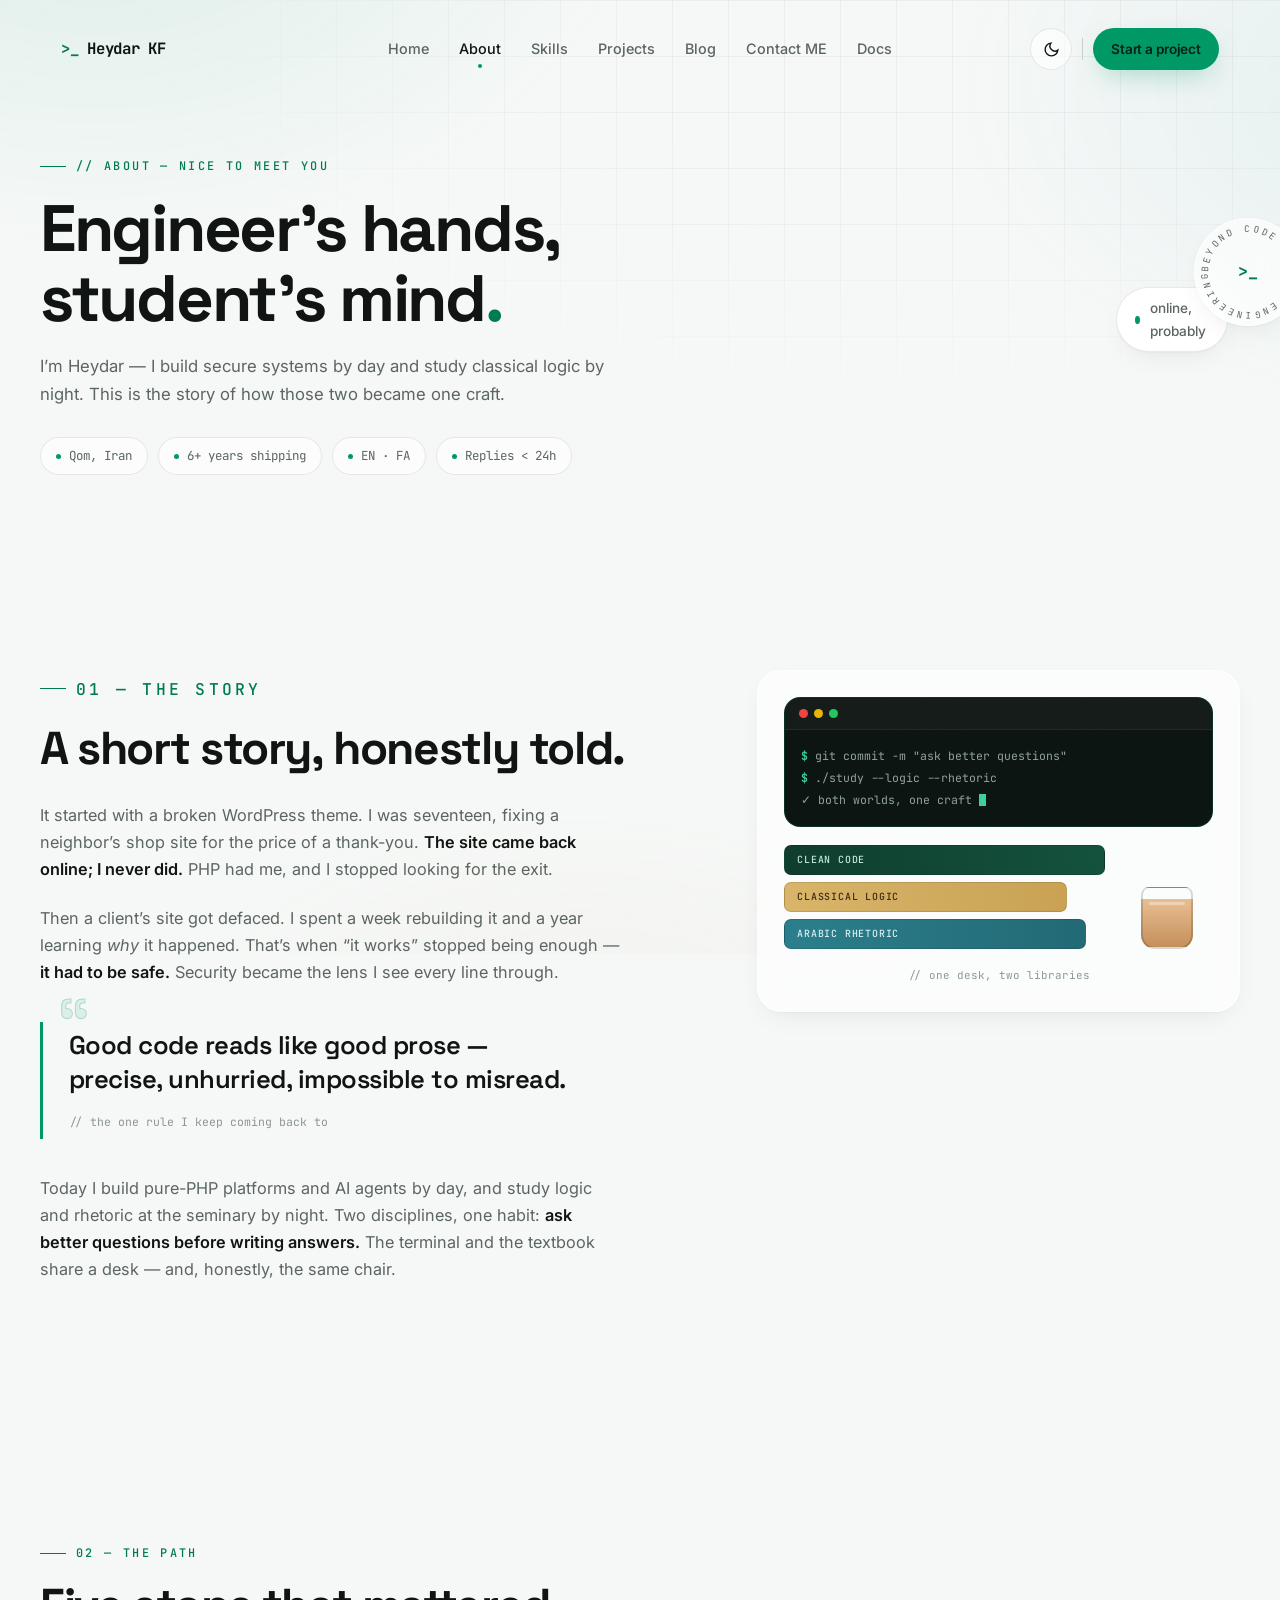
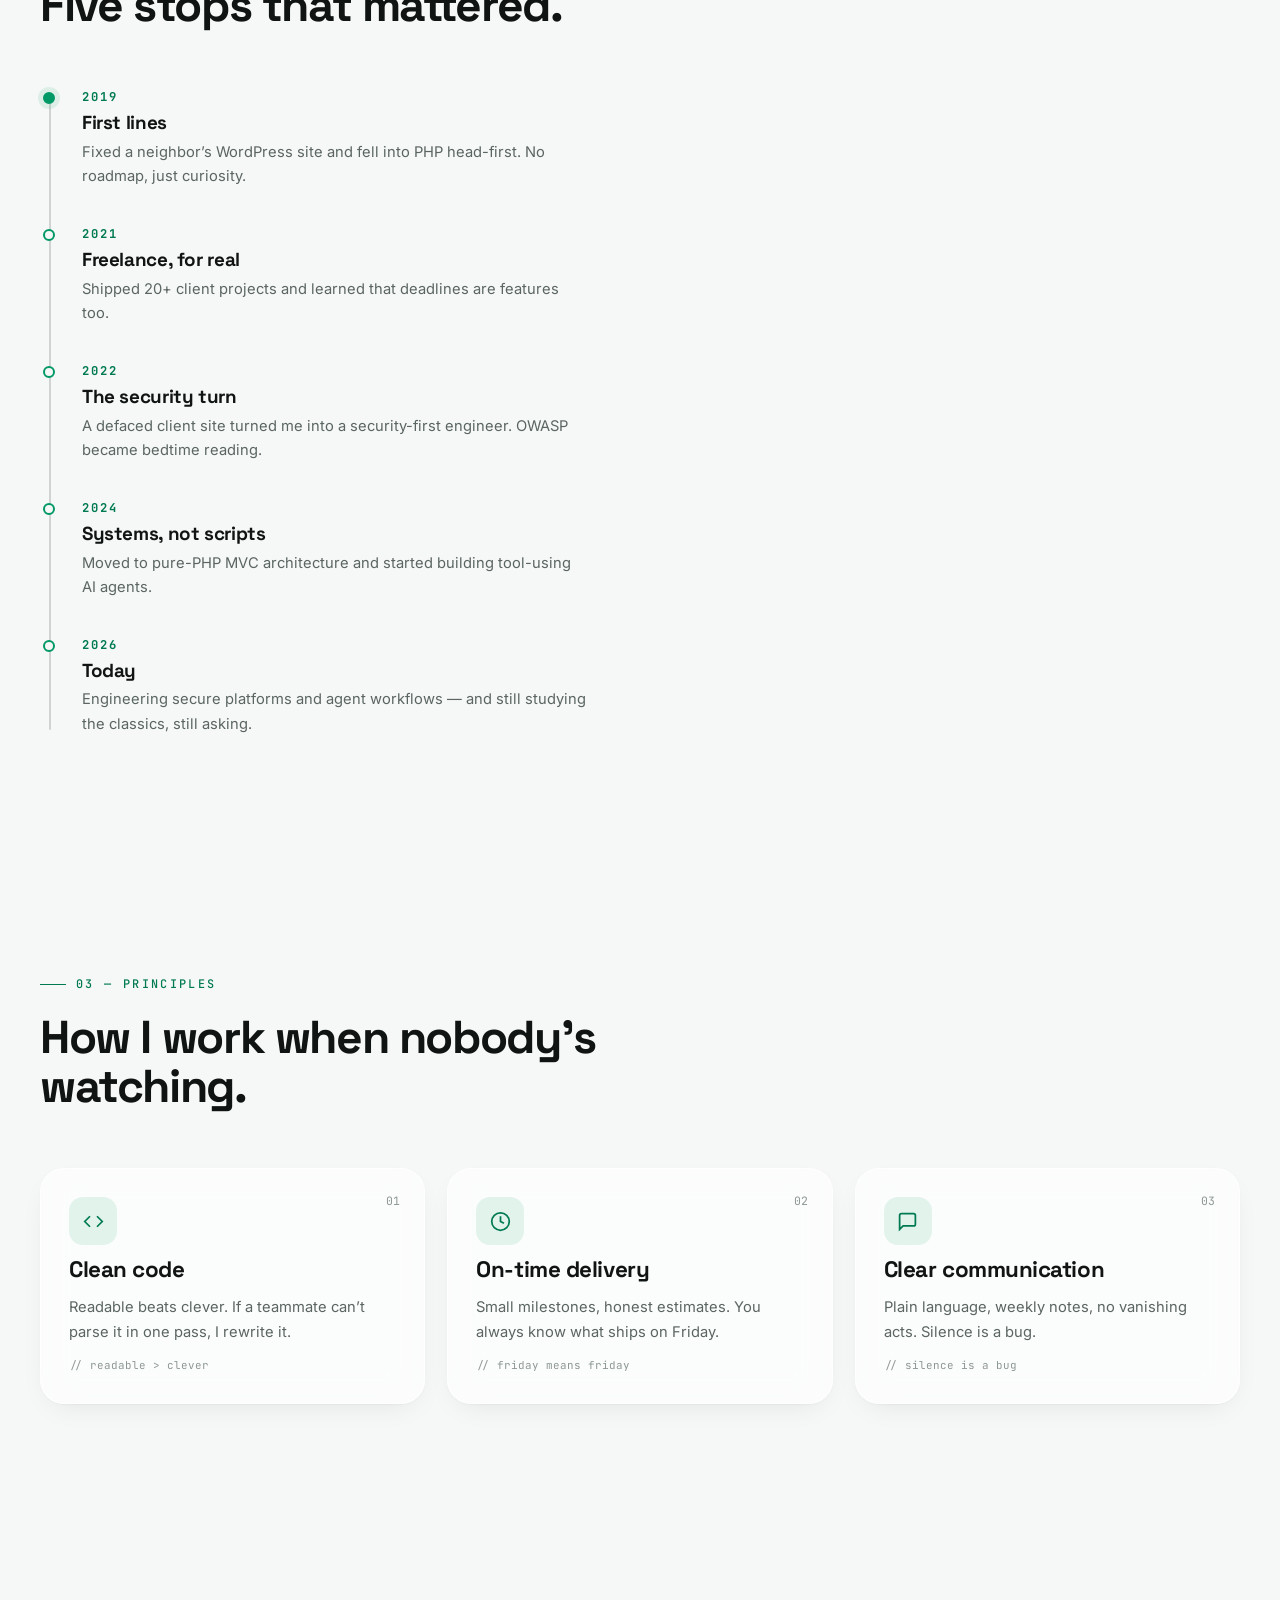
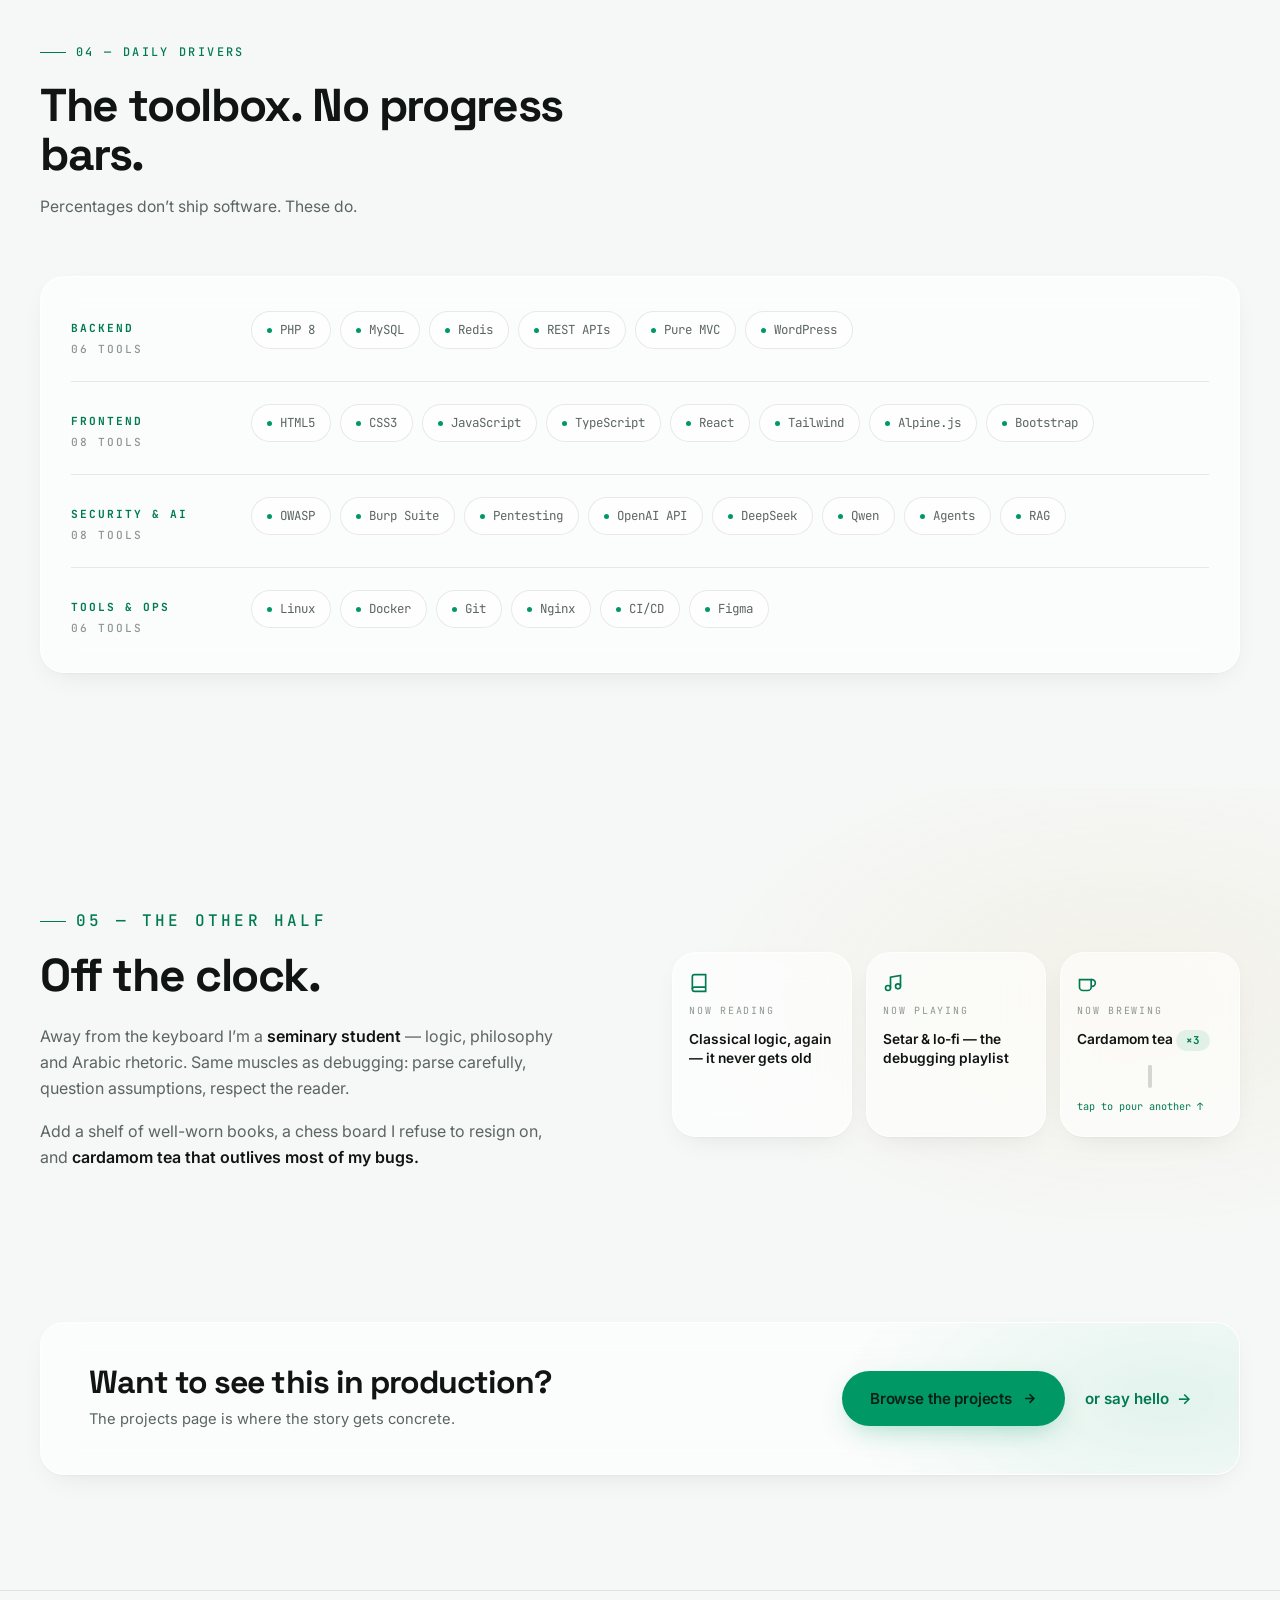
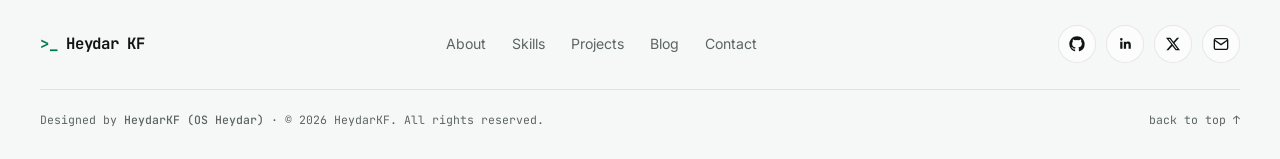
<file: about.html>
<!doctype html>
<html lang="en" dir="ltr" data-theme="light">
  <head>
    <meta charset="UTF-8" />
    <meta name="viewport" content="width=device-width, initial-scale=1.0" />
    <title>About — HeydarKF | Engineer's hands, student's mind</title>
    <meta
      name="description"
      content="Meet Heydar Kazemi Fakhr (HeydarKF) — the human behind the terminal. From a broken WordPress theme to secure systems and AI agents, with a seminary notebook on the same desk."
    />
    <meta name="author" content="Heydar Kazemi Fakhr" />
    <meta name="color-scheme" content="light dark" />
    <meta
      name="theme-color"
      media="(prefers-color-scheme: light)"
      content="#f6f8f7"
    />
    <meta
      name="theme-color"
      media="(prefers-color-scheme: dark)"
      content="#0b0f0e"
    />
    <link rel="canonical" href="https://heydar.kazemifakhr.ir/about.html" />
    <link
      rel="alternate"
      hreflang="fa"
      href="https://heydar.kazemifakhr.ir/fa/about.html"
    />

    <meta property="og:type" content="profile" />
    <meta property="og:site_name" content="HeydarKF" />
    <meta property="og:title" content="About — HeydarKF" />
    <meta
      property="og:description"
      content="Engineer's hands, student's mind. The story behind the systems."
    />
    <meta
      property="og:url"
      content="https://heydar.kazemifakhr.ir/about.html"
    />
    <meta
      property="og:image"
      content="https://heydar.kazemifakhr.ir/assets/og-cover.png"
    />
    <meta property="og:image:width" content="1200" />
    <meta property="og:image:height" content="630" />
    <meta name="twitter:card" content="summary_large_image" />
    <meta name="twitter:title" content="About — HeydarKF" />
    <meta
      name="twitter:description"
      content="Engineer's hands, student's mind."
    />
    <meta
      name="twitter:image"
      content="https://heydar.kazemifakhr.ir/assets/og-cover.png"
    />

    <link
      rel="icon"
      href="data:image/svg+xml,%3Csvg xmlns='http://www.w3.org/2000/svg' viewBox='0 0 64 64'%3E%3Crect width='64' height='64' rx='16' fill='%230b0f0e'/%3E%3Ctext x='12' y='42' font-family='monospace' font-size='26' font-weight='bold' fill='%2300c98a'%3E%26gt;_%3C/text%3E%3C/svg%3E"
    />

    <link rel="preconnect" href="https://fonts.googleapis.com" />
    <link rel="preconnect" href="https://fonts.gstatic.com" crossorigin />
    <link
      href="https://fonts.googleapis.com/css2?family=Inter:wght@400;500;600;700&family=JetBrains+Mono:wght@400;500;700&family=Space+Grotesk:wght@500;600;700&display=swap"
      rel="stylesheet"
    />

    <link rel="stylesheet" href="assets/css/global.css" />

    <script>
      (function () {
        var d = document.documentElement;
        d.classList.add("js");
        try {
          var t = localStorage.getItem("hkf-theme");
          if (!t)
            t = matchMedia("(prefers-color-scheme: dark)").matches
              ? "dark"
              : "light";
          d.setAttribute("data-theme", t);
        } catch (e) {}
      })();
    </script>

    <script type="application/ld+json">
      {
        "@context": "https://schema.org",
        "@type": "AboutPage",
        "name": "About HeydarKF",
        "url": "https://heydar.kazemifakhr.ir/about.html",
        "mainEntity": {
          "@type": "Person",
          "name": "Heydar Kazemi Fakhr",
          "alternateName": "HeydarKF",
          "jobTitle": "Backend Engineer & Full-Stack Developer",
          "address": {
            "@type": "PostalAddress",
            "addressLocality": "Qom",
            "addressCountry": "IR"
          }
        }
      }
    </script>

    <!-- ============ Page-specific CSS (About) ============ -->
    <style>
      /* ---------- About hero: short & warm ---------- */
      .about-hero {
        position: relative;
        padding: calc(var(--header-offset) + 30px) 0 80px;
      }
      .about-hero::before {
        content: "";
        position: absolute;
        inset: 0;
        background-image:
          linear-gradient(var(--line) 1px, transparent 1px),
          linear-gradient(90deg, var(--line) 1px, transparent 1px);
        background-size: 56px 56px;
        -webkit-mask-image: radial-gradient(
          ellipse 80% 90% at 70% 10%,
          #000 25%,
          transparent 72%
        );
        mask-image: radial-gradient(
          ellipse 80% 90% at 70% 10%,
          #000 25%,
          transparent 72%
        );
        opacity: 0.5;
        pointer-events: none;
      }
      .about-hero-grid {
        position: relative;
        display: grid;
        grid-template-columns: minmax(0, 1.5fr) minmax(280px, 0.9fr);
        gap: clamp(36px, 6vw, 84px);
        align-items: center;
      }
      .about-title {
        font-size: clamp(2.4rem, 5.2vw, 4.1rem);
        font-weight: 700;
        letter-spacing: -0.035em;
        line-height: 1.06;
        margin-bottom: 20px;
      }
      .about-title .dot {
        color: var(--accent-ink);
      }
      .about-lede {
        font-size: 1.05rem;
        max-width: 52ch;
        margin-bottom: 28px;
      }
      .about-meta {
        display: flex;
        flex-wrap: wrap;
        gap: 10px;
      }

      /* Portrait: asymmetric frame + offset ghost corner */
      .about-visual {
        justify-self: end;
        padding: 12px 20px 30px 28px;
        perspective: 900px;
      }
      .portrait-wrap {
        position: relative;
        width: min(340px, 100%);
      }
      .portrait-ghost {
        position: absolute;
        inset: 0;
        transform: translate(13px, 13px);
        border: 1.5px dashed var(--accent-line);
        border-radius: 26px 26px 26px 104px;
        pointer-events: none;
      }
      .portrait {
        position: relative;
        aspect-ratio: 4 / 5;
        border-radius: 26px 26px 26px 104px;
        overflow: hidden;
        border: 1px solid var(--glass-line);
        box-shadow: var(--shadow-2);
        background:
          radial-gradient(
            120% 90% at 85% -10%,
            rgba(0, 153, 102, 0.35),
            transparent 55%
          ),
          radial-gradient(
            90% 70% at 10% 110%,
            rgba(216, 181, 106, 0.22),
            transparent 60%
          ),
          linear-gradient(160deg, #101b17, #0d1512 55%, #12241e);
        transform: rotateX(var(--rx, 0deg)) rotateY(var(--ry, 0deg));
        transition: transform 0.5s var(--ease);
        will-change: transform;
      }
      .portrait::before {
        content: "";
        position: absolute;
        inset: 0;
        background-image:
          linear-gradient(rgba(255, 255, 255, 0.05) 1px, transparent 1px),
          linear-gradient(90deg, rgba(255, 255, 255, 0.05) 1px, transparent 1px);
        background-size: 30px 30px;
      }
      /* scanning beam */
      .portrait::after {
        content: "";
        position: absolute;
        left: 0;
        right: 0;
        height: 70px;
        top: -80px;
        background: linear-gradient(
          180deg,
          transparent,
          rgba(0, 201, 138, 0.14),
          transparent
        );
        animation: scan 6.5s var(--ease) infinite;
        pointer-events: none;
      }
      @keyframes scan {
        0% {
          top: -80px;
        }
        60%,
        100% {
          top: 110%;
        }
      }

      .portrait-arch {
        position: absolute;
        inset: 12% 16% 20%;
        display: grid;
        place-items: center;
      }
      .portrait-arch svg {
        width: 100%;
        height: 100%;
        overflow: visible;
      }
      .portrait-arch .arch {
        fill: none;
        stroke: var(--accent);
        stroke-width: 1.6;
        opacity: 0.85;
      }
      .portrait-arch .arch-inner {
        fill: none;
        stroke: rgba(216, 181, 106, 0.55);
        stroke-width: 1.2;
        stroke-dasharray: 3 6;
      }
      .portrait-glyph {
        position: absolute;
        left: 50%;
        top: 52%;
        transform: translate(-50%, -50%);
        font-family: var(--font-mono);
        font-weight: 700;
        font-size: 3.4rem;
        color: #3ecf9a;
        text-shadow: 0 0 26px rgba(0, 201, 138, 0.45);
      }
      .portrait-glyph .pc {
        display: inline-block;
        width: 0.55em;
        height: 0.14em;
        background: #3ecf9a;
        vertical-align: baseline;
        animation: blink 1.05s steps(1) infinite;
      }
      @keyframes blink {
        50% {
          opacity: 0;
        }
      }
      .portrait-caption {
        position: absolute;
        left: 22px;
        bottom: 18px;
        font-family: var(--font-mono);
        font-size: 0.68rem;
        letter-spacing: 0.14em;
        color: #7d8f88;
      }
      .portrait-status {
        position: absolute;
        top: -14px;
        right: -8px;
        z-index: 2;
      }

      /* rotating seal */
      .seal {
        position: absolute;
        left: -24px;
        bottom: -22px;
        width: 108px;
        height: 108px;
        z-index: 2;
        display: grid;
        place-items: center;
      }
      .seal-disc {
        position: absolute;
        inset: 0;
        border-radius: 50%;
        background: var(--glass);
        -webkit-backdrop-filter: blur(14px);
        backdrop-filter: blur(14px);
        border: 1px solid var(--glass-line);
        box-shadow: var(--shadow-1);
      }
      .seal svg {
        position: absolute;
        inset: 0;
        animation: spin 22s linear infinite;
      }
      .seal text {
        font-family: var(--font-mono);
        font-size: 9.2px;
        letter-spacing: 2.4px;
        fill: var(--muted);
      }
      .seal-core {
        position: relative;
        font-family: var(--font-mono);
        font-weight: 700;
        font-size: 1.05rem;
        color: var(--accent-ink);
      }
      @keyframes spin {
        to {
          transform: rotate(360deg);
        }
      }

      /* ---------- Story: narrative + sticky desk ---------- */
      .story-grid {
        display: grid;
        grid-template-columns: minmax(0, 1.15fr) minmax(0, 0.85fr);
        gap: clamp(36px, 5vw, 72px);
        align-items: start;
      }
      .story-prose p {
        font-size: 1.02rem;
        max-width: 58ch;
        margin-bottom: 22px;
      }
      .story-prose p strong {
        color: var(--ink);
        font-weight: 600;
      }
      .pull-quote {
        position: relative;
        margin: 36px 0;
        padding: 6px 0 6px 26px;
        border-left: 3px solid var(--accent);
        max-width: 54ch;
      }
      .pull-quote::before {
        content: "“";
        position: absolute;
        left: 14px;
        top: -34px;
        font-family: var(--font-display);
        font-size: 5rem;
        line-height: 1;
        color: var(--accent-soft);
        -webkit-text-stroke: 1px var(--accent-line);
        pointer-events: none;
      }
      .pull-quote p {
        font-family: var(--font-display);
        font-weight: 600;
        font-size: clamp(1.25rem, 2.2vw, 1.6rem);
        line-height: 1.35;
        letter-spacing: -0.02em;
        color: var(--ink);
        margin-bottom: 10px;
      }
      .pull-quote cite {
        font-family: var(--font-mono);
        font-style: normal;
        font-size: 0.72rem;
        color: var(--faint);
      }

      .story-visual {
        position: sticky;
        top: var(--header-offset);
      }
      .desk {
        padding: 26px;
      }
      .desk:hover {
        transform: none;
      }
      .desk-term {
        border-radius: 16px;
        background: #0d1512;
        border: 1px solid rgba(0, 201, 138, 0.16);
        overflow: hidden;
        margin-bottom: 18px;
      }
      .desk-term-bar {
        display: flex;
        gap: 6px;
        padding: 11px 14px;
        background: rgba(255, 255, 255, 0.03);
        border-bottom: 1px solid rgba(255, 255, 255, 0.06);
      }
      .desk-term-bar i {
        width: 9px;
        height: 9px;
        border-radius: 50%;
      }
      .desk-term-bar i:nth-child(1) {
        background: #ef4444;
      }
      .desk-term-bar i:nth-child(2) {
        background: #eab308;
      }
      .desk-term-bar i:nth-child(3) {
        background: #22c55e;
      }
      .desk-term-body {
        padding: 15px 16px;
        font-family: var(--font-mono);
        font-size: 0.72rem;
        line-height: 1.9;
        color: #8fa39a;
      }
      .desk-term-body .p {
        color: #3ecf9a;
        font-weight: 700;
      }
      .desk-term-body .cur {
        display: inline-block;
        width: 7px;
        height: 12px;
        background: #3ecf9a;
        vertical-align: -2px;
        animation: blink 1.05s steps(1) infinite;
      }
      .desk-row {
        display: grid;
        grid-template-columns: 1fr 92px;
        gap: 16px;
        align-items: end;
      }
      .desk-books {
        display: flex;
        flex-direction: column;
        gap: 7px;
      }
      .book {
        height: 30px;
        border-radius: 7px;
        display: flex;
        align-items: center;
        padding: 0 12px;
        font-family: var(--font-mono);
        font-size: 0.62rem;
        font-weight: 500;
        letter-spacing: 0.08em;
        border: 1px solid rgba(0, 0, 0, 0.12);
        transition: transform var(--t-fast) var(--ease);
      }
      .book:hover {
        transform: translateX(5px);
      }
      .book-1 {
        background: linear-gradient(90deg, #0f3d2e, #14523c);
        color: #bfe8d6;
        width: 100%;
      }
      .book-2 {
        background: linear-gradient(90deg, #d8b56a, #c9a254);
        color: #3a2c12;
        width: 88%;
      }
      .book-3 {
        background: linear-gradient(90deg, #2b7f8c, #226a75);
        color: #d8eef1;
        width: 94%;
      }
      .desk-tea {
        position: relative;
        display: grid;
        place-items: end center;
      }
      .tea-glass {
        position: relative;
        width: 52px;
        height: 62px;
        border-radius: 8px 8px 14px 14px;
        border: 2px solid var(--line-2);
        border-top-width: 1.5px;
        background: linear-gradient(
          180deg,
          transparent 18%,
          rgba(216, 141, 60, 0.55) 18%,
          rgba(178, 106, 38, 0.75)
        );
        overflow: visible;
      }
      .tea-glass::after {
        content: "";
        position: absolute;
        left: 6px;
        right: 6px;
        top: 24%;
        height: 3px;
        border-radius: 2px;
        background: rgba(255, 255, 255, 0.35);
      }
      .steam {
        position: absolute;
        bottom: 100%;
        left: 0;
        right: 0;
        height: 34px;
        pointer-events: none;
      }
      .steam i {
        position: absolute;
        bottom: 2px;
        width: 2px;
        height: 16px;
        border-radius: 2px;
        background: var(--faint);
        opacity: 0;
        animation: steam 2.6s ease-in-out infinite;
      }
      .steam i:nth-child(1) {
        left: 30%;
      }
      .steam i:nth-child(2) {
        left: 55%;
        animation-delay: 0.9s;
      }
      .steam i:nth-child(3) {
        left: 74%;
        animation-delay: 1.7s;
      }
      @keyframes steam {
        0% {
          transform: translateY(4px) scaleY(0.6);
          opacity: 0;
        }
        35% {
          opacity: 0.55;
        }
        100% {
          transform: translateY(-16px) scaleY(1.15);
          opacity: 0;
        }
      }
      .desk-caption {
        margin-top: 18px;
        font-family: var(--font-mono);
        font-size: 0.68rem;
        color: var(--faint);
        text-align: center;
      }

      /* ---------- Timeline ---------- */
      .timeline {
        position: relative;
        max-width: 780px;
        padding-left: 42px;
      }
      .timeline::before {
        content: "";
        position: absolute;
        left: 9px;
        top: 6px;
        bottom: 6px;
        width: 2px;
        border-radius: 2px;
        background: var(--line-2);
      }
      .timeline-fill {
        position: absolute;
        left: 9px;
        top: 6px;
        width: 2px;
        height: 0;
        border-radius: 2px;
        background: linear-gradient(
          180deg,
          var(--accent-strong),
          var(--accent)
        );
        box-shadow: 0 0 12px rgba(0, 153, 102, 0.35);
      }
      .tl-item {
        position: relative;
        padding-bottom: 36px;
        transition: transform var(--t-fast) var(--ease);
      }
      .tl-item:last-child {
        padding-bottom: 0;
      }
      .tl-item:hover {
        transform: translateX(5px);
      }
      .tl-item::before {
        content: "";
        position: absolute;
        left: -39px;
        top: 5px;
        width: 12px;
        height: 12px;
        border-radius: 50%;
        border: 2px solid var(--accent);
        background: var(--bg);
        transition:
          background-color var(--t-med) var(--ease),
          box-shadow var(--t-med) var(--ease);
      }
      .tl-item.is-passed::before {
        background: var(--accent);
        box-shadow: 0 0 0 5px var(--accent-soft);
      }
      .tl-year {
        font-family: var(--font-mono);
        font-size: 0.76rem;
        font-weight: 700;
        letter-spacing: 0.16em;
        color: var(--accent-ink);
        margin-bottom: 6px;
      }
      .tl-title {
        font-size: 1.18rem;
        margin-bottom: 6px;
      }
      .tl-desc {
        font-size: 0.92rem;
        max-width: 56ch;
      }

      /* ---------- Values ---------- */
      .values-grid {
        display: grid;
        grid-template-columns: repeat(3, 1fr);
        gap: 22px;
      }
      .value-card {
        padding: 28px;
        display: flex;
        flex-direction: column;
        gap: 13px;
      }
      .value-idx {
        position: absolute;
        top: 22px;
        right: 24px;
        font-family: var(--font-mono);
        font-size: 0.72rem;
        color: var(--faint);
      }
      .value-icon {
        width: 48px;
        height: 48px;
        display: grid;
        place-items: center;
        border-radius: 14px;
        background: var(--accent-soft);
        color: var(--accent-ink);
        transition:
          transform var(--t-fast) var(--ease),
          background-color var(--t-fast) var(--ease),
          color var(--t-fast) var(--ease);
      }
      .value-card:hover .value-icon {
        background: var(--accent);
        color: var(--on-accent);
        transform: scale(1.06) rotate(-4deg);
      }
      .value-desc {
        font-size: 0.92rem;
      }
      .value-note {
        margin-top: auto;
        font-family: var(--font-mono);
        font-size: 0.68rem;
        color: var(--faint);
      }

      /* ---------- Toolbox ---------- */
      .toolbox {
        padding: 12px 30px;
      }
      .toolbox:hover {
        transform: none;
      }
      .tool-row {
        display: grid;
        grid-template-columns: 160px 1fr;
        gap: 20px;
        align-items: start;
        padding: 22px 0;
        border-top: 1px solid var(--line);
      }
      .tool-row:first-child {
        border-top: 0;
      }
      .tool-label {
        font-family: var(--font-mono);
        font-size: 0.7rem;
        font-weight: 500;
        letter-spacing: 0.18em;
        text-transform: uppercase;
        color: var(--faint);
        padding-top: 8px;
      }
      .tool-label b {
        display: block;
        color: var(--accent-ink);
        font-weight: 700;
        margin-bottom: 3px;
      }
      .tool-chips {
        display: flex;
        flex-wrap: wrap;
        gap: 9px;
      }

      /* ---------- Off the clock ---------- */
      .offclock {
        position: relative;
      }
      .offclock::before {
        content: "";
        position: absolute;
        inset: 0;
        background: radial-gradient(
          640px 360px at 88% 40%,
          rgba(216, 181, 106, 0.1),
          transparent 70%
        );
        pointer-events: none;
      }
      .offclock-grid {
        position: relative;
        display: grid;
        grid-template-columns: minmax(0, 1fr) minmax(0, 1fr);
        gap: clamp(30px, 5vw, 64px);
        align-items: center;
      }
      .offclock-copy p {
        font-size: 1rem;
        max-width: 52ch;
        margin-bottom: 16px;
      }
      .offclock-copy p strong {
        color: var(--ink);
        font-weight: 600;
      }
      .now-grid {
        display: grid;
        grid-template-columns: repeat(3, 1fr);
        gap: 14px;
      }
      .now-card {
        padding: 20px 16px;
        display: flex;
        flex-direction: column;
        align-items: flex-start;
        gap: 10px;
        text-align: left;
      }
      .now-card .n-icon {
        color: var(--accent-ink);
      }
      .now-label {
        font-family: var(--font-mono);
        font-size: 0.62rem;
        letter-spacing: 0.18em;
        color: var(--faint);
      }
      .now-value {
        font-size: 0.86rem;
        font-weight: 600;
        color: var(--ink);
        line-height: 1.4;
      }
      .tea-btn {
        cursor: pointer;
        font: inherit;
      }
      .tea-btn .now-hint {
        font-family: var(--font-mono);
        font-size: 0.64rem;
        color: var(--accent-ink);
      }
      .tea-count {
        display: inline-block;
        padding: 3px 10px;
        border-radius: var(--r-pill);
        background: var(--accent-soft);
        color: var(--accent-ink);
        font-family: var(--font-mono);
        font-size: 0.68rem;
        font-weight: 700;
      }
      .tea-count.pop {
        animation: pop 0.35s var(--ease);
      }
      @keyframes pop {
        40% {
          transform: scale(1.25);
        }
      }
      .tea-visual {
        position: relative;
        align-self: center;
        margin-top: 2px;
      }
      .tea-puff {
        position: absolute;
        bottom: 100%;
        width: 3px;
        height: 18px;
        border-radius: 3px;
        background: var(--accent-ink);
        opacity: 0;
        animation: puff 0.9s ease-out forwards;
        pointer-events: none;
      }
      @keyframes puff {
        0% {
          transform: translateY(6px) scaleY(0.5);
          opacity: 0;
        }
        30% {
          opacity: 0.7;
        }
        100% {
          transform: translateY(-26px) scaleY(1.3);
          opacity: 0;
        }
      }

      /* ---------- Light CTA ---------- */
      .cta-slim {
        position: relative;
        overflow: hidden;
        padding: clamp(28px, 4vw, 42px) clamp(28px, 4vw, 48px);
        display: flex;
        align-items: center;
        justify-content: space-between;
        gap: 28px;
        flex-wrap: wrap;
      }
      .cta-slim:hover {
        transform: none;
      }
      .cta-slim::before {
        content: "";
        position: absolute;
        inset: 0;
        background: radial-gradient(
          480px 240px at 94% 50%,
          var(--accent-soft),
          transparent 70%
        );
        pointer-events: none;
      }
      .cta-slim-copy {
        position: relative;
      }
      .cta-slim-copy .h2 {
        font-size: clamp(1.5rem, 2.6vw, 2rem);
        margin-bottom: 8px;
      }
      .cta-slim-copy p {
        font-size: 0.92rem;
      }
      .cta-slim-actions {
        position: relative;
        display: flex;
        align-items: center;
        gap: 20px;
        flex-wrap: wrap;
      }

      /* ---------- About responsive ---------- */
      @media (max-width: 1100px) {
        .about-hero-grid {
          grid-template-columns: 1fr;
        }
        .about-visual {
          justify-self: start;
          padding-left: 24px;
        }
        .story-grid {
          grid-template-columns: 1fr;
        }
        .story-visual {
          position: static;
          max-width: 460px;
        }
        .offclock-grid {
          grid-template-columns: 1fr;
        }
      }
      @media (max-width: 860px) {
        .values-grid {
          grid-template-columns: 1fr;
          max-width: 560px;
        }
      }
      @media (max-width: 640px) {
        .tool-row {
          grid-template-columns: 1fr;
          gap: 10px;
        }
        .tool-label {
          padding-top: 0;
        }
        .now-grid {
          grid-template-columns: 1fr;
          max-width: 340px;
        }
        .seal {
          width: 88px;
          height: 88px;
          left: -12px;
          bottom: -16px;
        }
        .portrait-status {
          right: 0;
        }
        .cta-slim-actions {
          width: 100%;
        }
        .cta-slim-actions .btn {
          flex: 1;
        }
      }
    </style>
  </head>

  <body>
    <a class="skip-link" href="#main">Skip to content</a>

    <!-- ============ Header ============ -->
  <header class="site-header" id="siteHeader">
    <div class="header-bar">
      <a class="logo" href="index.html" aria-label="HeydarKF — home"><span class="logo-mark">&gt;_</span> Heydar&nbsp;KF</a>
      <nav class="main-nav" aria-label="Primary">
        <a href="index.html">Home</a>
        <a href="about.html" aria-current="page">About</a>
        <a href="skills.html">Skills</a>
        <a href="projects.html">Projects</a>
        <a href="blog.html">Blog</a>
        <a href="contact.html">Contact ME</a>
        <a href="docs.html">Docs</a>
      </nav>
      <div class="header-actions">        
        <button class="icon-btn theme-toggle" id="themeToggle" aria-label="Toggle color theme">
          <svg class="i-moon" width="17" height="17" viewBox="0 0 24 24" fill="none" stroke="currentColor" stroke-width="2" aria-hidden="true"><path d="M21 12.79A9 9 0 1 1 11.21 3 7 7 0 0 0 21 12.79z"/></svg>
          <svg class="i-sun" width="17" height="17" viewBox="0 0 24 24" fill="none" stroke="currentColor" stroke-width="2" aria-hidden="true"><circle cx="12" cy="12" r="4"/><path d="M12 2v2M12 20v2M4.93 4.93l1.41 1.41M17.66 17.66l1.41 1.41M2 12h2M20 12h2M4.93 19.07l1.41-1.41M17.66 6.34l1.41-1.41"/></svg>
        </button>
        <span class="header-sep" aria-hidden="true"></span>
        <a class="btn btn-primary btn-sm header-contact" href="contact.html">Start a project</a>
        <button class="burger" id="burgerBtn" aria-label="Open menu" aria-expanded="false" aria-controls="mobileMenu"><span></span><span></span></button>
        </div>
    </div>
  </header>


    <div
      class="mobile-menu"
      id="mobileMenu"
      role="dialog"
      aria-modal="true"
      aria-label="Site menu"
    >
      <nav class="mobile-nav" aria-label="Mobile">
        <a href="index.html"><span class="idx">01</span> Home</a>
        <a href="about.html"><span class="idx">02</span> About</a>
        <a href="skills.html"><span class="idx">03</span> Skills</a>
        <a href="projects.html"><span class="idx">04</span> Projects</a>
        <a href="blog.html"><span class="idx">05</span> Blog</a>
        <a href="docs.html"><span class="idx">06</span> Docs</a>
      </nav>
      <div class="mobile-foot">
        <a class="mail" href="mailto:hello@kazemifakhr.ir"
          >hello@kazemifakhr.ir</a
        >
        <a class="btn btn-primary btn-sm" href="#sec-studio">Token Studio</a>
      </div>
    </div>

    <main id="main">
      <!-- ================= Short Hero ================= -->
      <section class="about-hero" id="top">
        <div class="container">
          <div class="about-hero-grid">
            <div>
              <p class="kicker reveal">// about — nice to meet you</p>
              <h1 class="about-title reveal" style="--d: 60ms">
                Engineer’s hands,<br />student’s mind<span class="dot">.</span>
              </h1>
              <p class="about-lede reveal" style="--d: 120ms">
                I’m Heydar — I build secure systems by day and study classical
                logic by night. This is the story of how those two became one
                craft.
              </p>
              <div class="about-meta reveal" style="--d: 180ms">
                <span class="chip">Qom, Iran</span>
                <span class="chip">6+ years shipping</span>
                <span class="chip">EN · FA</span>
                <span class="chip">Replies &lt; 24h</span>
              </div>
            </div>

            <div class="about-visual reveal" style="--d: 160ms">
              <div class="portrait-wrap" id="portraitWrap">
                <span class="portrait-ghost" aria-hidden="true"></span>

                <div
                  class="portrait"
                  id="portrait"
                  role="img"
                  aria-label="Abstract portrait of HeydarKF — a pointed arch framing a terminal glyph"
                >
                  <div class="portrait-arch" aria-hidden="true">
                    <svg viewBox="0 0 200 240">
                      <path
                        class="arch"
                        d="M30 230 V110 C30 60 70 34 100 14 C130 34 170 60 170 110 V230"
                      />
                      <path
                        class="arch-inner"
                        d="M46 230 V116 C46 74 78 50 100 32 C122 50 154 74 154 116 V230"
                      />
                    </svg>
                  </div>
                  <span class="portrait-glyph" aria-hidden="true"
                    >&gt;<span class="pc"></span
                  ></span>
                  <span class="portrait-caption">heydar_kf · est. 2019</span>
                </div>

                <span class="badge portrait-status"
                  ><span class="badge-dot"></span> online, probably</span
                >

                <div class="seal" aria-hidden="true">
                  <span class="seal-disc"></span>
                  <svg viewBox="0 0 108 108">
                    <defs>
                      <path
                        id="sealPath"
                        d="M54,54 m-40,0 a40,40 0 1,1 80,0 a40,40 0 1,1 -80,0"
                      />
                    </defs>
                    <text>
                      <textPath href="#sealPath">
                        BEYOND CODE • INTO ENGINEERING •&#160;
                      </textPath>
                    </text>
                  </svg>
                  <span class="seal-core">&gt;_</span>
                </div>
              </div>
            </div>
          </div>
        </div>
      </section>

      <!-- ================= Story ================= -->
      <section class="section" id="story">
        <div class="container">
          <div class="story-grid">
            <div class="story-prose">
              <p class="kicker reveal">01 — the story</p>
              <h2 class="h2 reveal" style="--d: 60ms; margin-bottom: 28px">
                A short story, honestly told.
              </h2>

              <p class="reveal" style="--d: 100ms">
                It started with a broken WordPress theme. I was seventeen,
                fixing a neighbor’s shop site for the price of a thank-you.
                <strong>The site came back online; I never did.</strong>
                PHP had me, and I stopped looking for the exit.
              </p>

              <p class="reveal" style="--d: 140ms">
                Then a client’s site got defaced. I spent a week rebuilding it
                and a year learning
                <em>why</em> it happened. That’s when “it works” stopped being
                enough — <strong>it had to be safe.</strong> Security became the
                lens I see every line through.
              </p>

              <blockquote class="pull-quote reveal" style="--d: 160ms">
                <p>
                  Good code reads like good prose — precise, unhurried,
                  impossible to misread.
                </p>
                <cite>// the one rule I keep coming back to</cite>
              </blockquote>

              <p class="reveal" style="--d: 180ms">
                Today I build pure-PHP platforms and AI agents by day, and study
                logic and rhetoric at the seminary by night. Two disciplines,
                one habit:
                <strong>ask better questions before writing answers.</strong>
                The terminal and the textbook share a desk — and, honestly, the
                same chair.
              </p>
            </div>

            <!-- Sticky desk still-life -->
            <aside
              class="story-visual reveal"
              style="--d: 140ms"
              aria-label="Illustration of my desk"
            >
              <div class="card desk">
                <div class="desk-term" aria-hidden="true">
                  <div class="desk-term-bar"><i></i><i></i><i></i></div>
                  <div class="desk-term-body">
                    <span class="p">$</span> git commit -m "ask better
                    questions"<br />
                    <span class="p">$</span> ./study --logic --rhetoric<br />
                    ✓ both worlds, one craft <span class="cur"></span>
                  </div>
                </div>
                <div class="desk-row" aria-hidden="true">
                  <div class="desk-books">
                    <span class="book book-1">CLEAN CODE</span>
                    <span class="book book-2">CLASSICAL LOGIC</span>
                    <span class="book book-3">ARABIC RHETORIC</span>
                  </div>
                  <div class="desk-tea">
                    <div class="tea-glass">
                      <span class="steam"><i></i><i></i><i></i></span>
                    </div>
                  </div>
                </div>
                <p class="desk-caption">// one desk, two libraries</p>
              </div>
            </aside>
          </div>
        </div>
      </section>

      <!-- ================= Timeline ================= -->
      <section class="section" id="path">
        <div class="container">
          <div class="section-head reveal">
            <div>
              <p class="kicker">02 — the path</p>
              <h2 class="h2">Five stops that mattered.</h2>
            </div>
          </div>

          <div class="timeline" id="timeline">
            <span
              class="timeline-fill"
              id="timelineFill"
              aria-hidden="true"
            ></span>

            <div class="tl-item reveal">
              <p class="tl-year">2019</p>
              <h3 class="h3 tl-title">First lines</h3>
              <p class="tl-desc">
                Fixed a neighbor’s WordPress site and fell into PHP head-first.
                No roadmap, just curiosity.
              </p>
            </div>

            <div class="tl-item reveal" style="--d: 60ms">
              <p class="tl-year">2021</p>
              <h3 class="h3 tl-title">Freelance, for real</h3>
              <p class="tl-desc">
                Shipped 20+ client projects and learned that deadlines are
                features too.
              </p>
            </div>

            <div class="tl-item reveal" style="--d: 120ms">
              <p class="tl-year">2022</p>
              <h3 class="h3 tl-title">The security turn</h3>
              <p class="tl-desc">
                A defaced client site turned me into a security-first engineer.
                OWASP became bedtime reading.
              </p>
            </div>

            <div class="tl-item reveal" style="--d: 180ms">
              <p class="tl-year">2024</p>
              <h3 class="h3 tl-title">Systems, not scripts</h3>
              <p class="tl-desc">
                Moved to pure-PHP MVC architecture and started building
                tool-using AI agents.
              </p>
            </div>

            <div class="tl-item reveal" style="--d: 240ms">
              <p class="tl-year">2026</p>
              <h3 class="h3 tl-title">Today</h3>
              <p class="tl-desc">
                Engineering secure platforms and agent workflows — and still
                studying the classics, still asking.
              </p>
            </div>
          </div>
        </div>
      </section>

      <!-- ================= Values ================= -->
      <section class="section" id="principles">
        <div class="container">
          <div class="section-head reveal">
            <div>
              <p class="kicker">03 — principles</p>
              <h2 class="h2">How I work when nobody’s watching.</h2>
            </div>
          </div>

          <div class="values-grid">
            <article class="card value-card reveal">
              <span class="value-idx">01</span>
              <div class="value-icon" aria-hidden="true">
                <svg
                  width="21"
                  height="21"
                  viewBox="0 0 24 24"
                  fill="none"
                  stroke="currentColor"
                  stroke-width="2"
                >
                  <polyline points="16 18 22 12 16 6" />
                  <polyline points="8 6 2 12 8 18" />
                </svg>
              </div>
              <h3 class="h3">Clean code</h3>
              <p class="value-desc">
                Readable beats clever. If a teammate can’t parse it in one pass,
                I rewrite it.
              </p>
              <p class="value-note">// readable &gt; clever</p>
            </article>

            <article class="card value-card reveal" style="--d: 80ms">
              <span class="value-idx">02</span>
              <div class="value-icon" aria-hidden="true">
                <svg
                  width="21"
                  height="21"
                  viewBox="0 0 24 24"
                  fill="none"
                  stroke="currentColor"
                  stroke-width="2"
                >
                  <circle cx="12" cy="12" r="10" />
                  <polyline points="12 6 12 12 16 14" />
                </svg>
              </div>
              <h3 class="h3">On-time delivery</h3>
              <p class="value-desc">
                Small milestones, honest estimates. You always know what ships
                on Friday.
              </p>
              <p class="value-note">// friday means friday</p>
            </article>

            <article class="card value-card reveal" style="--d: 160ms">
              <span class="value-idx">03</span>
              <div class="value-icon" aria-hidden="true">
                <svg
                  width="21"
                  height="21"
                  viewBox="0 0 24 24"
                  fill="none"
                  stroke="currentColor"
                  stroke-width="2"
                >
                  <path
                    d="M21 15a2 2 0 0 1-2 2H7l-4 4V5a2 2 0 0 1 2-2h14a2 2 0 0 1 2 2z"
                  />
                </svg>
              </div>
              <h3 class="h3">Clear communication</h3>
              <p class="value-desc">
                Plain language, weekly notes, no vanishing acts. Silence is a
                bug.
              </p>
              <p class="value-note">// silence is a bug</p>
            </article>
          </div>
        </div>
      </section>

      <!-- ================= Toolbox ================= -->
      <section class="section" id="toolbox">
        <div class="container">
          <div class="section-head reveal">
            <div>
              <p class="kicker">04 — daily drivers</p>
              <h2 class="h2">The toolbox. No progress bars.</h2>
              <p class="section-sub">
                Percentages don’t ship software. These do.
              </p>
            </div>
          </div>

          <div class="card toolbox reveal">
            <div class="tool-row">
              <p class="tool-label"><b>Backend</b>06 tools</p>
              <div class="tool-chips">
                <span class="chip">PHP 8</span><span class="chip">MySQL</span
                ><span class="chip">Redis</span>
                <span class="chip">REST APIs</span
                ><span class="chip">Pure MVC</span
                ><span class="chip">WordPress</span>
              </div>
            </div>
            <div class="tool-row">
              <p class="tool-label"><b>Frontend</b>08 tools</p>
              <div class="tool-chips">
                <span class="chip">HTML5</span><span class="chip">CSS3</span
                ><span class="chip">JavaScript</span>
                <span class="chip">TypeScript</span
                ><span class="chip">React</span
                ><span class="chip">Tailwind</span>
                <span class="chip">Alpine.js</span
                ><span class="chip">Bootstrap</span>
              </div>
            </div>
            <div class="tool-row">
              <p class="tool-label"><b>Security &amp; AI</b>08 tools</p>
              <div class="tool-chips">
                <span class="chip">OWASP</span
                ><span class="chip">Burp Suite</span
                ><span class="chip">Pentesting</span>
                <span class="chip">OpenAI API</span
                ><span class="chip">DeepSeek</span
                ><span class="chip">Qwen</span> <span class="chip">Agents</span
                ><span class="chip">RAG</span>
              </div>
            </div>
            <div class="tool-row">
              <p class="tool-label"><b>Tools &amp; Ops</b>06 tools</p>
              <div class="tool-chips">
                <span class="chip">Linux</span><span class="chip">Docker</span
                ><span class="chip">Git</span> <span class="chip">Nginx</span
                ><span class="chip">CI/CD</span><span class="chip">Figma</span>
              </div>
            </div>
          </div>
        </div>
      </section>

      <!-- ================= Off the clock ================= -->
      <section class="section offclock" id="offclock">
        <div class="container">
          <div class="offclock-grid">
            <div class="offclock-copy">
              <p class="kicker reveal">05 — the other half</p>
              <h2 class="h2 reveal" style="--d: 60ms; margin-bottom: 22px">
                Off the clock.
              </h2>
              <p class="reveal" style="--d: 100ms">
                Away from the keyboard I’m a <strong>seminary student</strong> —
                logic, philosophy and Arabic rhetoric. Same muscles as
                debugging: parse carefully, question assumptions, respect the
                reader.
              </p>
              <p class="reveal" style="--d: 140ms">
                Add a shelf of well-worn books, a chess board I refuse to resign
                on, and
                <strong>cardamom tea that outlives most of my bugs.</strong>
              </p>
            </div>

            <div class="now-grid reveal" style="--d: 160ms">
              <div class="card now-card">
                <span class="n-icon" aria-hidden="true">
                  <svg
                    width="20"
                    height="20"
                    viewBox="0 0 24 24"
                    fill="none"
                    stroke="currentColor"
                    stroke-width="2"
                  >
                    <path d="M4 19.5A2.5 2.5 0 0 1 6.5 17H20" />
                    <path
                      d="M6.5 2H20v20H6.5A2.5 2.5 0 0 1 4 19.5v-15A2.5 2.5 0 0 1 6.5 2z"
                    />
                  </svg>
                </span>
                <span class="now-label">NOW READING</span>
                <span class="now-value"
                  >Classical logic, again — it never gets old</span
                >
              </div>

              <div class="card now-card">
                <span class="n-icon" aria-hidden="true">
                  <svg
                    width="20"
                    height="20"
                    viewBox="0 0 24 24"
                    fill="none"
                    stroke="currentColor"
                    stroke-width="2"
                  >
                    <path d="M9 18V5l12-2v13" />
                    <circle cx="6" cy="18" r="3" />
                    <circle cx="18" cy="16" r="3" />
                  </svg>
                </span>
                <span class="now-label">NOW PLAYING</span>
                <span class="now-value"
                  >Setar &amp; lo-fi — the debugging playlist</span
                >
              </div>

              <button
                class="card now-card tea-btn"
                id="teaBtn"
                type="button"
                aria-label="Pour another cup of tea"
              >
                <span class="n-icon" aria-hidden="true">
                  <svg
                    width="20"
                    height="20"
                    viewBox="0 0 24 24"
                    fill="none"
                    stroke="currentColor"
                    stroke-width="2"
                  >
                    <path d="M17 8h1a4 4 0 1 1 0 8h-1" />
                    <path d="M3 8h14v9a4 4 0 0 1-4 4H7a4 4 0 0 1-4-4z" />
                  </svg>
                </span>
                <span class="now-label">NOW BREWING</span>
                <span class="now-value"
                  >Cardamom tea
                  <span class="tea-count" id="teaCount" aria-live="polite"
                    >×3</span
                  ></span
                >
                <span class="tea-visual" aria-hidden="true">
                  <span class="tea-glass" style="width: 34px; height: 40px">
                    <span class="steam"><i></i><i></i></span>
                  </span>
                </span>
                <span class="now-hint">tap to pour another ↑</span>
              </button>
            </div>
          </div>
        </div>
      </section>

      <!-- ================= Light CTA ================= -->
      <section class="section" id="next" style="padding-top: 20px">
        <div class="container">
          <div class="card cta-slim reveal">
            <div class="cta-slim-copy">
              <h2 class="h2">Want to see this in production?</h2>
              <p>The projects page is where the story gets concrete.</p>
            </div>
            <div class="cta-slim-actions">
              <a class="btn btn-primary" href="projects.html">
                Browse the projects
                <svg
                  width="15"
                  height="15"
                  viewBox="0 0 24 24"
                  fill="none"
                  stroke="currentColor"
                  stroke-width="2.5"
                  aria-hidden="true"
                >
                  <path d="M5 12h14M12 5l7 7-7 7" />
                </svg>
              </a>
              <a class="link-arrow" href="contact.html"
                >or say hello <span class="arr">→</span></a
              >
            </div>
          </div>
        </div>
      </section>
    </main>

    <!-- ================= Minimal Footer ================= -->
    <footer class="site-footer">
      <div class="container">
        <div class="footer-row">
          <a class="logo" href="index.html"
            ><span class="logo-mark">&gt;_</span> Heydar&nbsp;KF</a
          >

          <nav class="footer-links" aria-label="Footer">
            <a href="about.html">About</a>
            <a href="skills.html">Skills</a>
            <a href="projects.html">Projects</a>
            <a href="blog.html">Blog</a>
            <a href="contact.html">Contact</a>
          </nav>

          <div class="footer-social">
            <a
              class="icon-btn"
              href="https://github.com/heydarkf"
              target="_blank"
              rel="noopener"
              aria-label="GitHub"
            >
              <svg
                width="16"
                height="16"
                viewBox="0 0 24 24"
                fill="currentColor"
                aria-hidden="true"
              >
                <path
                  d="M12 .5C5.65.5.5 5.65.5 12c0 5.08 3.29 9.39 7.86 10.91.58.11.79-.25.79-.55v-2.15c-3.2.7-3.87-1.36-3.87-1.36-.52-1.33-1.28-1.68-1.28-1.68-1.04-.71.08-.7.08-.7 1.15.08 1.76 1.18 1.76 1.18 1.03 1.76 2.7 1.25 3.35.96.1-.75.4-1.25.72-1.54-2.55-.29-5.23-1.28-5.23-5.68 0-1.26.45-2.28 1.18-3.09-.12-.29-.51-1.46.11-3.05 0 0 .96-.31 3.15 1.18a10.9 10.9 0 0 1 5.74 0c2.19-1.49 3.15-1.18 3.15-1.18.62 1.59.23 2.76.11 3.05.73.81 1.18 1.83 1.18 3.09 0 4.41-2.69 5.38-5.25 5.67.41.35.77 1.05.77 2.12v3.14c0 .3.21.67.8.55A11.51 11.51 0 0 0 23.5 12C23.5 5.65 18.35.5 12 .5z"
                />
              </svg>
            </a>
            <a
              class="icon-btn"
              href="https://www.linkedin.com/in/heydarkf"
              target="_blank"
              rel="noopener"
              aria-label="LinkedIn"
            >
              <svg
                width="15"
                height="15"
                viewBox="0 0 24 24"
                fill="currentColor"
                aria-hidden="true"
              >
                <path
                  d="M20.45 20.45h-3.55v-5.57c0-1.33-.03-3.04-1.85-3.04-1.86 0-2.14 1.45-2.14 2.94v5.67H9.35V9h3.41v1.56h.05c.47-.9 1.63-1.85 3.36-1.85 3.6 0 4.27 2.37 4.27 5.45v6.29zM5.34 7.43a2.06 2.06 0 1 1 0-4.12 2.06 2.06 0 0 1 0 4.12zM7.12 20.45H3.56V9h3.56v11.45z"
                />
              </svg>
            </a>
            <a
              class="icon-btn"
              href="https://x.com/heydarkf"
              target="_blank"
              rel="noopener"
              aria-label="X (Twitter)"
            >
              <svg
                width="14"
                height="14"
                viewBox="0 0 24 24"
                fill="currentColor"
                aria-hidden="true"
              >
                <path
                  d="M18.9 1.15h3.68l-8.04 9.19L24 22.85h-7.41l-5.8-7.58-6.64 7.58H.47l8.6-9.83L0 1.15h7.59l5.24 6.93 6.07-6.93zm-1.29 19.5h2.04L6.49 3.24H4.3l13.31 17.41z"
                />
              </svg>
            </a>
            <a
              class="icon-btn"
              href="mailto:hello@kazemifakhr.ir"
              aria-label="Email"
            >
              <svg
                width="16"
                height="16"
                viewBox="0 0 24 24"
                fill="none"
                stroke="currentColor"
                stroke-width="2"
                aria-hidden="true"
              >
                <rect x="2" y="4" width="20" height="16" rx="2" />
                <path d="m22 6-10 7L2 6" />
              </svg>
            </a>
          </div>
        </div>

        <div class="footer-bottom">
          <p class="credit">
            Designed by <strong>HeydarKF (OS Heydar)</strong> · ©
            <span id="year">2026</span> HeydarKF. All rights reserved.
          </p>
          <a class="to-top" href="#top">back to top ↑</a>
        </div>
      </div>
    </footer>

    <!-- ============ JS: shared + page ============ -->
    <script>
      (function () {
        "use strict";
        var d = document,
          root = d.documentElement;
        var reduced = matchMedia("(prefers-reduced-motion: reduce)").matches;
        var $ = function (s, c) {
          return (c || d).querySelector(s);
        };
        var $$ = function (s, c) {
          return Array.prototype.slice.call((c || d).querySelectorAll(s));
        };

        /* ---------- Theme (shared) ---------- */
        var themeBtn = $("#themeToggle");
        function setTheme(t) {
          root.setAttribute("data-theme", t);
          try {
            localStorage.setItem("hkf-theme", t);
          } catch (e) {}
        }
        if (themeBtn)
          themeBtn.addEventListener("click", function () {
            var next =
              root.getAttribute("data-theme") === "dark" ? "light" : "dark";
            if (d.startViewTransition && !reduced)
              d.startViewTransition(function () {
                setTheme(next);
              });
            else setTheme(next);
          });

        /* ---------- Floating header (shared) ---------- */
        var header = $("#siteHeader"),
          ticking = false;
        function onScroll() {
          if (ticking) return;
          ticking = true;
          requestAnimationFrame(function () {
            header.classList.toggle("is-scrolled", window.scrollY > 24);
            updateTimeline();
            ticking = false;
          });
        }
        addEventListener("scroll", onScroll, { passive: true });

        /* ---------- Language dropdown (shared) ---------- */
        var lang = $("#lang"),
          langBtn = $("#langBtn");
        function closeLang() {
          lang.classList.remove("is-open");
          langBtn.setAttribute("aria-expanded", "false");
        }
        if (langBtn)
          langBtn.addEventListener("click", function (e) {
            e.stopPropagation();
            var open = lang.classList.toggle("is-open");
            langBtn.setAttribute("aria-expanded", String(open));
          });
        d.addEventListener("click", function (e) {
          if (lang && !lang.contains(e.target)) closeLang();
        });

        /* ---------- Mobile menu (shared) ---------- */
        var burger = $("#burgerBtn"),
          menu = $("#mobileMenu"),
          lastFocus = null;
        function openMenu() {
          lastFocus = d.activeElement;
          d.body.classList.add("menu-open");
          burger.setAttribute("aria-expanded", "true");
          burger.setAttribute("aria-label", "Close menu");
          var first = $(".mobile-nav a", menu);
          if (first)
            setTimeout(function () {
              first.focus();
            }, 350);
        }
        function closeMenu() {
          d.body.classList.remove("menu-open");
          burger.setAttribute("aria-expanded", "false");
          burger.setAttribute("aria-label", "Open menu");
          if (lastFocus) lastFocus.focus();
        }
        if (burger)
          burger.addEventListener("click", function () {
            d.body.classList.contains("menu-open") ? closeMenu() : openMenu();
          });
        if (menu)
          menu.addEventListener("click", function (e) {
            if (e.target.closest("a")) closeMenu();
          });
        d.addEventListener("keydown", function (e) {
          if (e.key === "Escape") {
            closeLang();
            if (d.body.classList.contains("menu-open")) closeMenu();
          }
          if (e.key === "Tab" && d.body.classList.contains("menu-open")) {
            var f = $$("a, button", menu).concat([burger]);
            var first = f[0],
              last = f[f.length - 1];
            if (e.shiftKey && d.activeElement === first) {
              e.preventDefault();
              last.focus();
            } else if (!e.shiftKey && d.activeElement === last) {
              e.preventDefault();
              first.focus();
            }
          }
        });

        /* ---------- Reveal once (shared) ---------- */
        var revealEls = $$(".reveal");
        if ("IntersectionObserver" in window && !reduced) {
          var ro = new IntersectionObserver(
            function (entries) {
              entries.forEach(function (en) {
                if (en.isIntersecting) {
                  en.target.classList.add("is-in");
                  ro.unobserve(en.target);
                }
              });
            },
            { threshold: 0.12, rootMargin: "0px 0px -40px 0px" },
          );
          revealEls.forEach(function (el) {
            ro.observe(el);
          });
        } else {
          revealEls.forEach(function (el) {
            el.classList.add("is-in");
          });
        }

        /* ---------- Portrait tilt ---------- */
        var wrap = $("#portraitWrap"),
          portrait = $("#portrait");
        if (
          wrap &&
          portrait &&
          matchMedia("(pointer: fine)").matches &&
          !reduced
        ) {
          wrap.addEventListener("mousemove", function (e) {
            var r = wrap.getBoundingClientRect();
            var x = (e.clientX - r.left) / r.width - 0.5;
            var y = (e.clientY - r.top) / r.height - 0.5;
            portrait.style.setProperty("--ry", x * 7 + "deg");
            portrait.style.setProperty("--rx", -y * 7 + "deg");
          });
          wrap.addEventListener("mouseleave", function () {
            portrait.style.setProperty("--ry", "0deg");
            portrait.style.setProperty("--rx", "0deg");
          });
        }

        /* ---------- Timeline progress ---------- */
        var timeline = $("#timeline"),
          fill = $("#timelineFill");
        var tlItems = timeline ? $$(".tl-item", timeline) : [];
        function updateTimeline() {
          if (!timeline || !fill) return;
          if (reduced) {
            fill.style.height = "100%";
            tlItems.forEach(function (it) {
              it.classList.add("is-passed");
            });
            return;
          }
          var r = timeline.getBoundingClientRect();
          var p = Math.min(
            Math.max((innerHeight * 0.62 - r.top) / r.height, 0),
            1,
          );
          fill.style.height = p * 100 + "%";
          tlItems.forEach(function (it) {
            it.classList.toggle("is-passed", it.offsetTop <= p * r.height);
          });
        }
        updateTimeline();
        addEventListener("resize", updateTimeline, { passive: true });

        /* ---------- Tea counter ---------- */
        var teaBtn = $("#teaBtn"),
          teaCount = $("#teaCount"),
          teaVisual = $(".tea-visual", teaBtn || d);
        var cups = 3;
        try {
          cups = parseInt(sessionStorage.getItem("hkf-tea"), 10) || 3;
        } catch (e) {}
        function renderTea() {
          if (teaCount) teaCount.textContent = "×" + cups;
        }
        renderTea();
        if (teaBtn)
          teaBtn.addEventListener("click", function () {
            cups++;
            try {
              sessionStorage.setItem("hkf-tea", String(cups));
            } catch (e) {}
            renderTea();
            teaCount.classList.remove("pop");
            void teaCount.offsetWidth;
            teaCount.classList.add("pop");
            if (teaVisual && !reduced) {
              for (var i = 0; i < 3; i++) {
                var puff = d.createElement("span");
                puff.className = "tea-puff";
                puff.style.left = 28 + i * 22 + "%";
                puff.style.animationDelay = i * 0.12 + "s";
                teaVisual.appendChild(puff);
                puff.addEventListener("animationend", function () {
                  this.remove();
                });
              }
            }
          });

        /* ---------- Footer year ---------- */
        var yr = $("#year");
        if (yr) yr.textContent = new Date().getFullYear();

        onScroll();
      })();
    </script>
  </body>
</html>
</file>
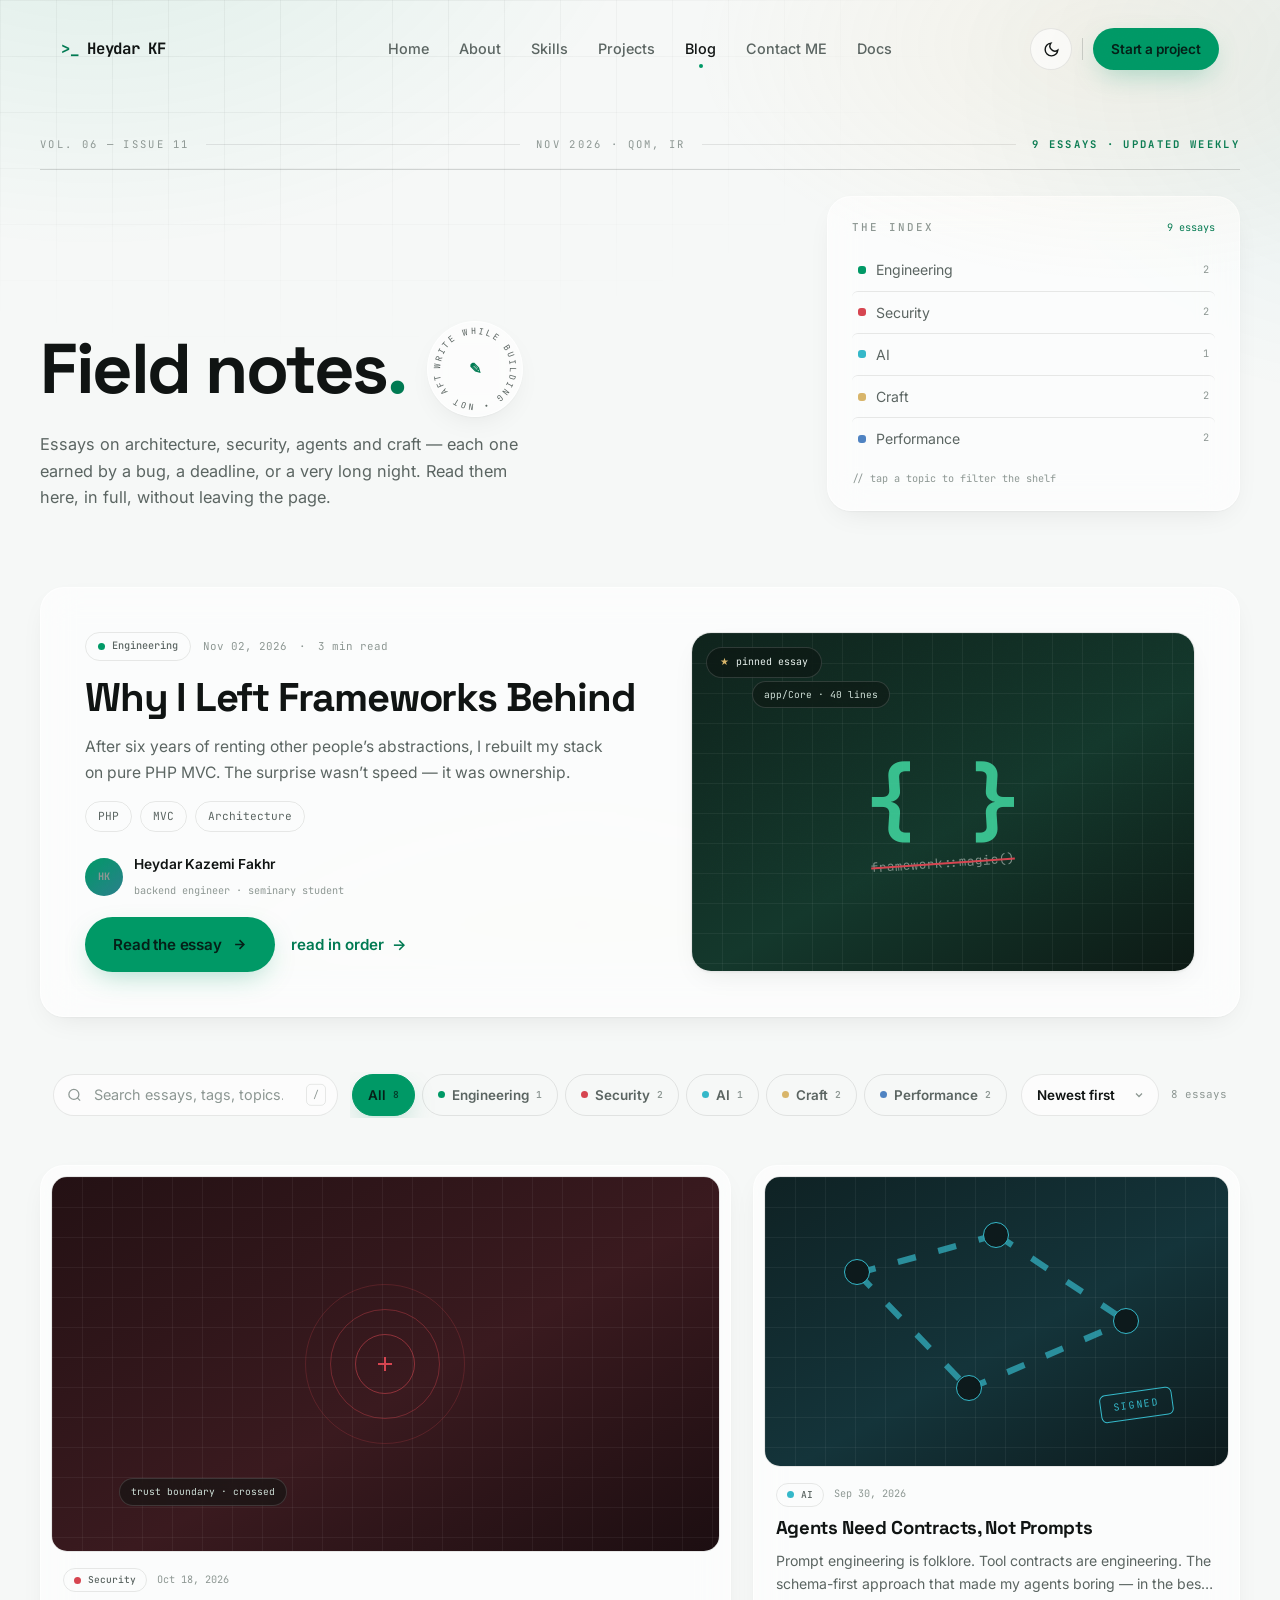
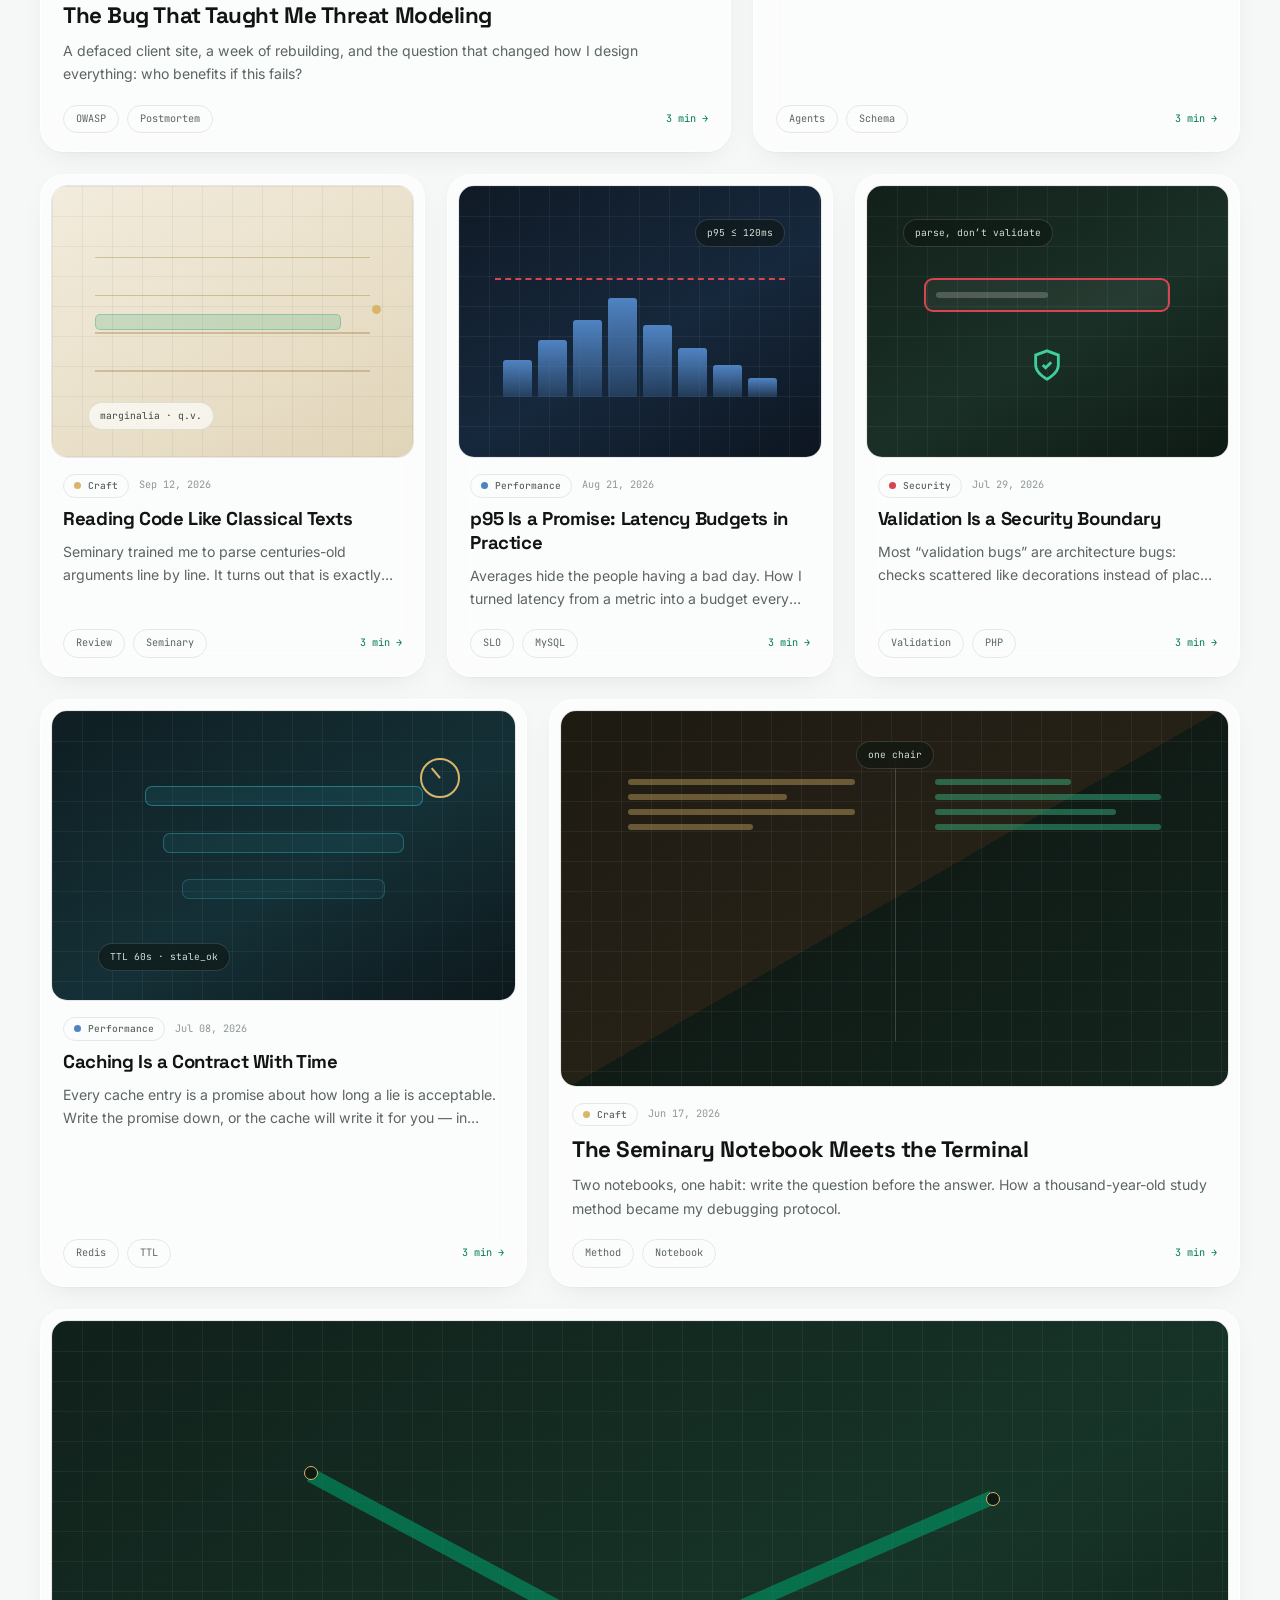
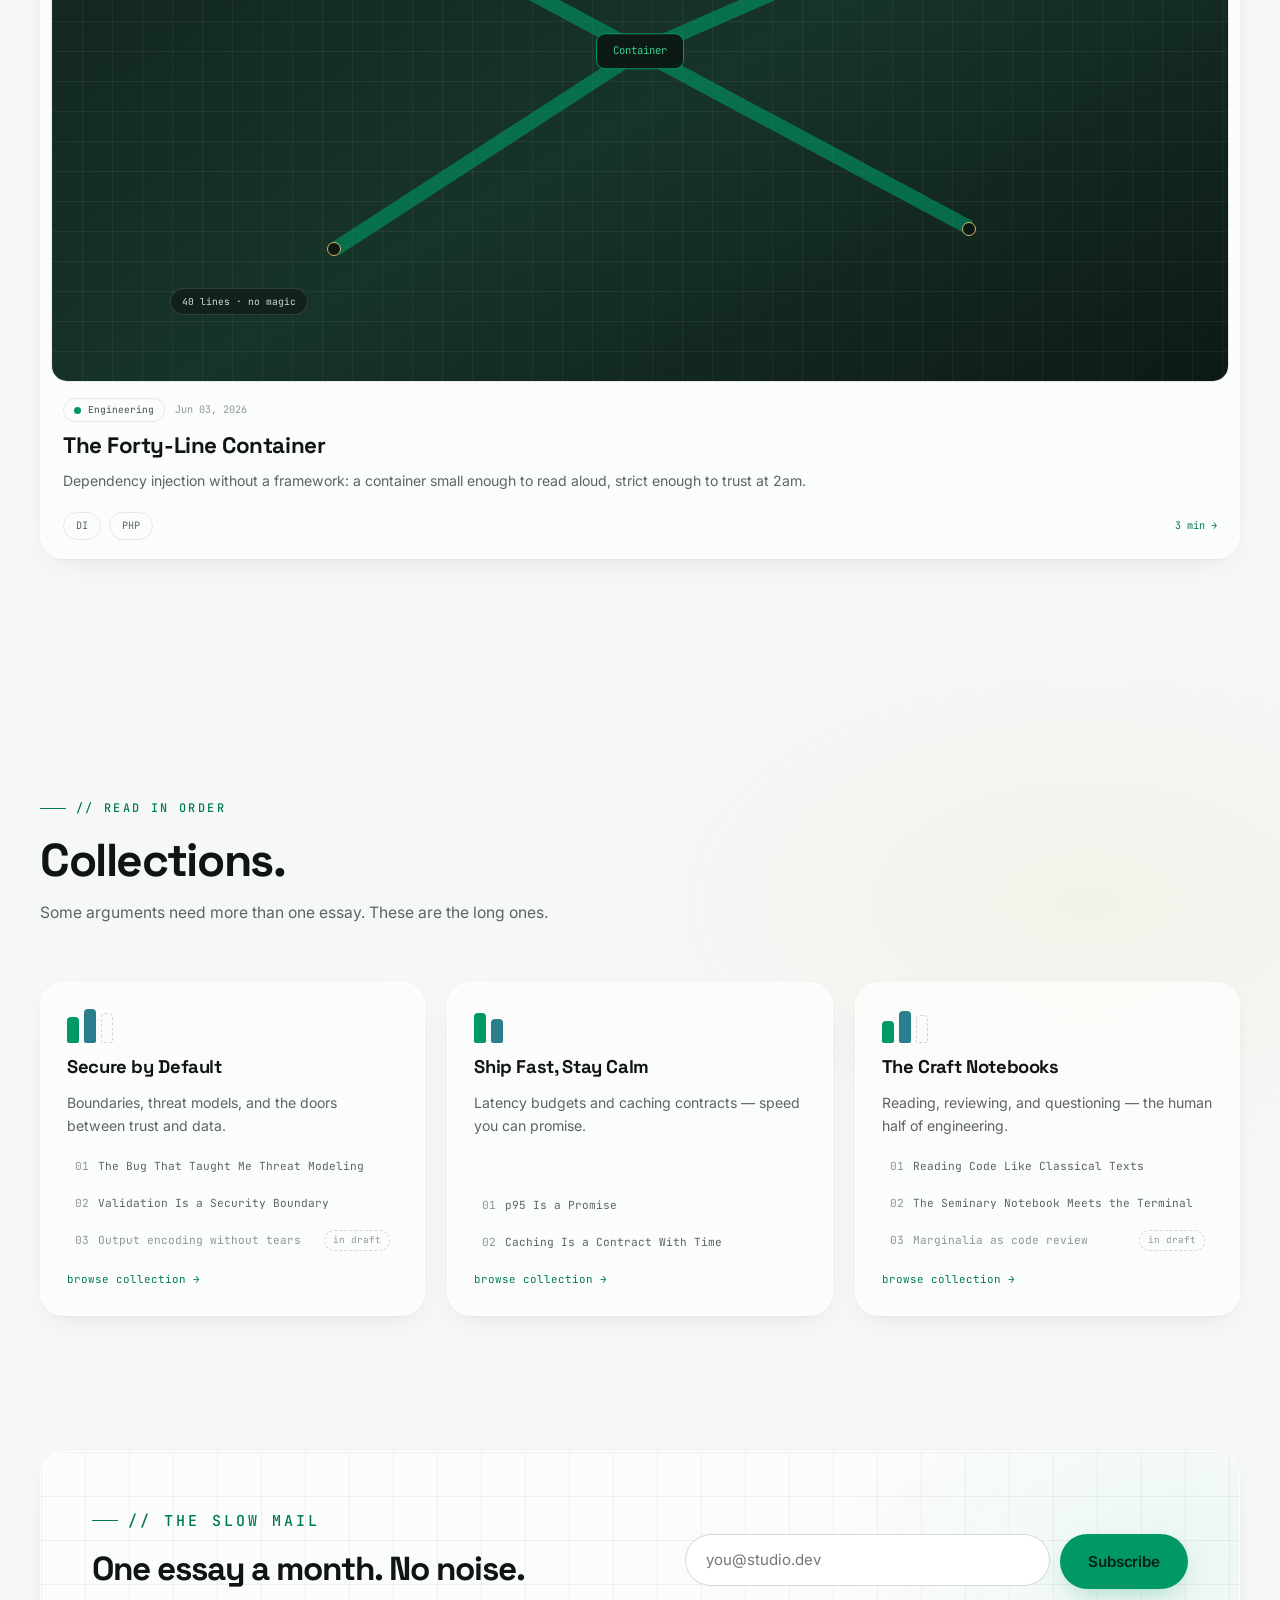
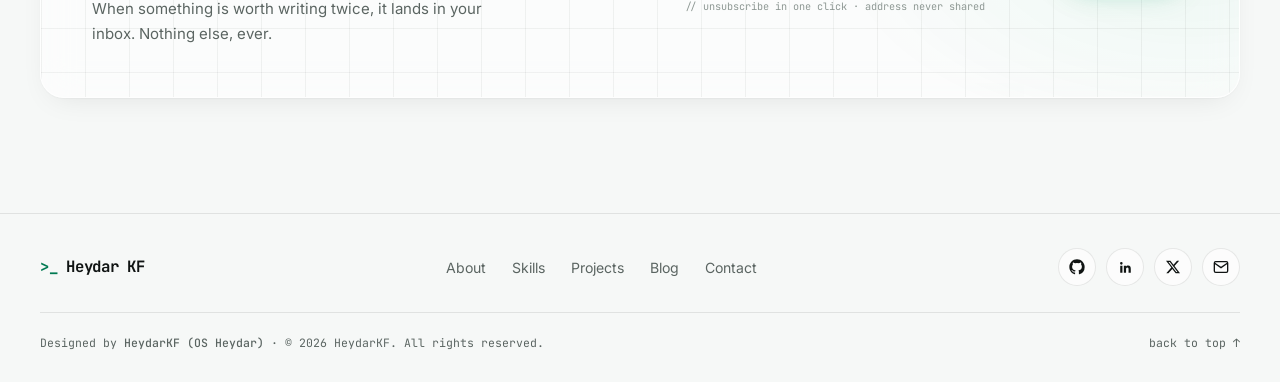
<file: blog.html>
<!DOCTYPE html>
<html lang="en" dir="ltr" data-theme="light">
<head>
  <meta charset="UTF-8">
  <meta name="viewport" content="width=device-width, initial-scale=1.0">
  <title>Blog — HeydarKF | Field Notes from the Workshop</title>
  <meta name="description" content="Essays by Heydar Kazemi Fakhr on pure-PHP architecture, security, AI agents, performance and the craft of code — written while building, not after.">
  <meta name="author" content="Heydar Kazemi Fakhr">
  <meta name="color-scheme" content="light dark">
  <meta name="theme-color" media="(prefers-color-scheme: light)" content="#f6f8f7">
  <meta name="theme-color" media="(prefers-color-scheme: dark)" content="#0b0f0e">
  <link rel="canonical" href="https://heydar.kazemifakhr.ir/blog.html">
  <link rel="alternate" hreflang="fa" href="https://heydar.kazemifakhr.ir/fa/blog.html">

  <meta property="og:type" content="website">
  <meta property="og:site_name" content="HeydarKF">
  <meta property="og:title" content="Blog — HeydarKF">
  <meta property="og:description" content="Field notes from the workshop. Engineering, security, agents, craft.">
  <meta property="og:url" content="https://heydar.kazemifakhr.ir/blog.html">
  <meta property="og:image" content="https://heydar.kazemifakhr.ir/assets/og-cover.png">
  <meta property="og:image:width" content="1200">
  <meta property="og:image:height" content="630">
  <meta name="twitter:card" content="summary_large_image">
  <meta name="twitter:title" content="Blog — HeydarKF">
  <meta name="twitter:description" content="Field notes from the workshop.">
  <meta name="twitter:image" content="https://heydar.kazemifakhr.ir/assets/og-cover.png">

  <link rel="icon" href="data:image/svg+xml,%3Csvg xmlns='http://www.w3.org/2000/svg' viewBox='0 0 64 64'%3E%3Crect width='64' height='64' rx='16' fill='%230b0f0e'/%3E%3Ctext x='12' y='42' font-family='monospace' font-size='26' font-weight='bold' fill='%2300c98a'%3E%26gt;_%3C/text%3E%3C/svg%3E">

  <link rel="preconnect" href="https://fonts.googleapis.com">
  <link rel="preconnect" href="https://fonts.gstatic.com" crossorigin>
  <link href="https://fonts.googleapis.com/css2?family=Inter:wght@400;500;600;700&family=JetBrains+Mono:wght@400;500;700&family=Space+Grotesk:wght@500;600;700&display=swap" rel="stylesheet">

  <link rel="stylesheet" href="assets/css/global.css">

  <script>
    (function () {
      var d = document.documentElement;
      d.classList.add('js');
      try {
        var t = localStorage.getItem('hkf-theme');
        if (!t) t = matchMedia('(prefers-color-scheme: dark)').matches ? 'dark' : 'light';
        d.setAttribute('data-theme', t);
      } catch (e) {}
    })();
  </script>

  <script type="application/ld+json">
  {
    "@context": "https://schema.org",
    "@type": "Blog",
    "name": "HeydarKF — Field Notes",
    "url": "https://heydar.kazemifakhr.ir/blog.html",
    "author": { "@type": "Person", "name": "Heydar Kazemi Fakhr", "alternateName": "HeydarKF" }
  }
  </script>

  <!-- ============ Page CSS (Blog) ============ -->
  <style>
    :root {
      --crimson: #d64550;
      --blue: #4f83c2;
      --teal: #2b7f8c;
      --cyan: #35b8c9;
      --amber: #d8b56a;
      --bar-top: 86px;
      --reader-fs: 1.02rem;
    }

    /* ---------- Masthead ---------- */
    .masthead { position: relative; padding: calc(var(--header-offset) + 18px) 0 46px; }
    .masthead::before {
      content: ""; position: absolute; inset: 0;
      background-image:
        linear-gradient(var(--line) 1px, transparent 1px),
        linear-gradient(90deg, var(--line) 1px, transparent 1px);
      background-size: 56px 56px;
      -webkit-mask-image: radial-gradient(ellipse 75% 90% at 22% 0%, #000 20%, transparent 72%);
      mask-image: radial-gradient(ellipse 75% 90% at 22% 0%, #000 20%, transparent 72%);
      opacity: .5; pointer-events: none;
    }
    .masthead::after {
      content: ""; position: absolute; inset: 0;
      background: radial-gradient(620px 340px at 88% 8%, rgba(216,181,106,.10), transparent 70%);
      pointer-events: none;
    }
    .vol-line {
      position: relative;
      display: flex; align-items: center; gap: 16px;
      font-family: var(--font-mono); font-size: .66rem; letter-spacing: .22em;
      color: var(--faint); text-transform: uppercase;
      padding-bottom: 16px; margin-bottom: 26px;
      border-bottom: 1px solid var(--line-2);
    }
    .vol-line .rule { flex: 1; height: 1px; background: var(--line); }
    .vol-line b { color: var(--accent-ink); font-weight: 700; }
    .mast-grid { position: relative; display: grid; grid-template-columns: minmax(0,1.4fr) minmax(280px,.8fr); gap: clamp(30px,5vw,64px); align-items: end; }
    .mast-title-row { display: flex; align-items: center; gap: 22px; flex-wrap: wrap; }
    .b-title { font-size: clamp(2.6rem, 5.6vw, 4.4rem); letter-spacing: -.035em; }
    .b-title .dot { color: var(--accent-ink); }
    .seal { position: relative; width: 96px; height: 96px; flex: none; display: grid; place-items: center; }
    .seal-disc { position: absolute; inset: 0; border-radius: 50%; background: var(--glass); -webkit-backdrop-filter: blur(14px); backdrop-filter: blur(14px); border: 1px solid var(--glass-line); box-shadow: var(--shadow-1); }
    .seal svg { position: absolute; inset: 0; animation: spin 24s linear infinite; }
    .seal text { font-family: var(--font-mono); font-size: 8.6px; letter-spacing: 2.2px; fill: var(--muted); }
    .seal-core { position: relative; font-family: var(--font-mono); font-weight: 700; font-size: .95rem; color: var(--accent-ink); }
    @keyframes spin { to { transform: rotate(360deg); } }
    .b-lede { font-size: 1.02rem; max-width: 50ch; margin-top: 14px; }
    .index-card { padding: 22px 24px; }
    .index-card:hover { transform: none; }
    .index-head { display: flex; justify-content: space-between; align-items: baseline; margin-bottom: 12px; }
    .index-head b { font-family: var(--font-mono); font-size: .68rem; letter-spacing: .2em; color: var(--faint); font-weight: 500; }
    .index-head span { font-family: var(--font-mono); font-size: .64rem; color: var(--accent-ink); }
    .index-list { display: flex; flex-direction: column; }
    .index-item {
      display: flex; align-items: center; gap: 10px;
      padding: 9px 6px; border-top: 1px solid var(--line);
      font-size: .88rem; color: var(--muted); text-align: left; width: 100%;
      transition: color var(--t-fast) var(--ease), padding-left var(--t-fast) var(--ease), background-color var(--t-fast) var(--ease);
      border-radius: 6px;
    }
    .index-item:first-child { border-top: 0; }
    .index-item:hover { color: var(--ink); padding-left: 12px; background: var(--accent-soft); }
    .index-item i { width: 8px; height: 8px; border-radius: 3px; flex: none; }
    .index-item sup { margin-left: auto; font-family: var(--font-mono); font-size: .64rem; color: var(--faint); }
    .index-foot { margin-top: 12px; font-family: var(--font-mono); font-size: .64rem; color: var(--faint); }

    /* ---------- Featured spread ---------- */
    .featured-post { position: relative; padding-bottom: 34px; }
    .fp-card {
      position: relative; overflow: hidden;
      display: grid; grid-template-columns: minmax(0,1.05fr) minmax(0,.95fr);
      gap: clamp(26px,4vw,48px);
      padding: clamp(26px,4vw,44px);
    }
    .fp-copy { display: flex; flex-direction: column; gap: 15px; position: relative; }
    .fp-meta { display: flex; align-items: center; gap: 12px; flex-wrap: wrap; font-family: var(--font-mono); font-size: .68rem; color: var(--faint); }
    .cat-chip { display: inline-flex; align-items: center; gap: 7px; padding: 5px 12px; border-radius: var(--r-pill); font-family: var(--font-mono); font-size: .64rem; font-weight: 500; border: 1px solid var(--line); color: var(--muted); }
    .cat-chip i { width: 7px; height: 7px; border-radius: 50%; }
    .fp-title { font-size: clamp(1.7rem, 3.2vw, 2.5rem); letter-spacing: -.03em; }
    .fp-title a { text-decoration: none; transition: color var(--t-fast) var(--ease); }
    .fp-title a:hover { color: var(--accent-ink); }
    .fp-excerpt { font-size: .98rem; max-width: 52ch; }
    .fp-tags { display: flex; gap: 8px; flex-wrap: wrap; }
    .byline { display: flex; align-items: center; gap: 11px; margin-top: auto; padding-top: 6px; }
    .avatar { width: 38px; height: 38px; border-radius: 50%; flex: none; background: linear-gradient(140deg, var(--accent), var(--teal)); display: grid; place-items: center; font-family: var(--font-mono); font-size: .72rem; font-weight: 700; color: #052018; }
    .byline b { display: block; font-size: .86rem; font-weight: 600; color: var(--ink); }
    .byline span { font-family: var(--font-mono); font-size: .64rem; color: var(--faint); }
    .fp-actions { display: flex; align-items: center; gap: 16px; flex-wrap: wrap; }
    .fp-cover-btn {
      position: relative; display: block; width: 100%; min-height: 320px;
      border-radius: var(--r-md); overflow: hidden; text-align: left;
      border: 1px solid var(--line); box-shadow: var(--shadow-1);
      transition: transform var(--t-med) var(--ease), box-shadow var(--t-med) var(--ease);
    }
    .fp-cover-btn:hover { transform: translateY(-4px); box-shadow: var(--shadow-2); }
    .fp-pin {
      position: absolute; top: 14px; left: 14px; z-index: 3;
      display: inline-flex; align-items: center; gap: 7px;
      padding: 6px 13px; border-radius: var(--r-pill);
      background: rgba(13,21,18,.6);
      -webkit-backdrop-filter: blur(8px); backdrop-filter: blur(8px);
      border: 1px solid rgba(255,255,255,.14);
      font-family: var(--font-mono); font-size: .62rem; color: #e8f2ee;
    }
    .fp-pin i { color: var(--amber); font-style: normal; }

    /* ---------- Covers ---------- */
    .cv { position: absolute; inset: 0; overflow: hidden; }
    .cv::before {
      content: ""; position: absolute; inset: 0;
      background-image:
        linear-gradient(rgba(255,255,255,.05) 1px, transparent 1px),
        linear-gradient(90deg, rgba(255,255,255,.05) 1px, transparent 1px);
      background-size: 30px 30px;
    }
    .cv-light::before { background-image: linear-gradient(rgba(16,20,19,.05) 1px, transparent 1px), linear-gradient(90deg, rgba(16,20,19,.05) 1px, transparent 1px); }
    [data-theme="dark"] .cv-light::before { background-image: linear-gradient(rgba(255,255,255,.05) 1px, transparent 1px), linear-gradient(90deg, rgba(255,255,255,.05) 1px, transparent 1px); }
    .cv-inner { position: absolute; inset: 0; transition: transform .6s var(--ease); }
    .post-card:hover .cv-inner, .fp-cover-btn:hover .cv-inner, .reader-cover:hover .cv-inner { transform: scale(1.05); }
    .cv-glyph { position: absolute; left: 50%; top: 50%; transform: translate(-50%,-50%); font-family: var(--font-mono); font-weight: 700; line-height: 1; }
    .cv-chip {
      position: absolute; padding: 5px 11px; border-radius: var(--r-pill);
      font-family: var(--font-mono); font-size: .6rem;
      background: rgba(13,21,18,.55); border: 1px solid rgba(255,255,255,.14); color: #cfe0d8;
      -webkit-backdrop-filter: blur(6px); backdrop-filter: blur(6px);
    }
    .cv-light .cv-chip { background: rgba(255,255,255,.65); color: #3c4642; border-color: rgba(16,20,19,.1); }
    [data-theme="dark"] .cv-light .cv-chip { background: rgba(13,21,18,.55); color: #cfe0d8; border-color: rgba(255,255,255,.14); }

    .cv-1 { background: linear-gradient(150deg, #0f231c, #14382c 55%, #0d1a15); }
    .cv-1 .cv-glyph { font-size: 5.4rem; color: #3ecf9a; opacity: .9; }
    .cv-1 .strike { position: absolute; left: 50%; top: 68%; transform: translate(-50%,-50%) rotate(-4deg); font-family: var(--font-mono); font-size: .8rem; color: #7d8f88; text-decoration: line-through; text-decoration-color: var(--crimson); text-decoration-thickness: 2px; }
    .cv-2 { background: linear-gradient(150deg, #241114, #3a1a1f 55%, #1c0e11); }
    .cv-2 .rings i { position: absolute; left: 50%; top: 50%; transform: translate(-50%,-50%); border: 1.4px solid rgba(214,69,80,.55); border-radius: 50%; }
    .cv-2 .rings i:nth-child(1) { width: 60px; height: 60px; }
    .cv-2 .rings i:nth-child(2) { width: 110px; height: 110px; opacity: .7; }
    .cv-2 .rings i:nth-child(3) { width: 160px; height: 160px; opacity: .4; }
    .cv-2 .cross { position: absolute; left: 50%; top: 50%; width: 14px; height: 14px; transform: translate(-50%,-50%); }
    .cv-2 .cross::before, .cv-2 .cross::after { content: ""; position: absolute; background: var(--crimson); }
    .cv-2 .cross::before { left: 50%; top: 0; bottom: 0; width: 2px; transform: translateX(-50%); }
    .cv-2 .cross::after { top: 50%; left: 0; right: 0; height: 2px; transform: translateY(-50%); }
    .cv-3 { background: linear-gradient(150deg, #0f2224, #14343a 55%, #0d1a1c); }
    .cv-3 svg { position: absolute; inset: 0; width: 100%; height: 100%; }
    .cv-3 line { stroke: var(--cyan); stroke-width: 1.3; stroke-dasharray: 4 5; opacity: .7; }
    .cv-3 .nd { position: absolute; width: 26px; height: 26px; border-radius: 50%; transform: translate(-50%,-50%); background: #0d1a1c; border: 1.5px solid var(--cyan); }
    .cv-3 .stamp { position: absolute; right: 12%; bottom: 16%; transform: rotate(-8deg); padding: 5px 12px; border: 1.6px solid var(--cyan); border-radius: 6px; font-family: var(--font-mono); font-size: .62rem; color: var(--cyan); letter-spacing: .18em; }
    .cv-4 { background: linear-gradient(150deg, #f2ecdd, #e9dfc8 60%, #e0d4b8); }
    [data-theme="dark"] .cv-4 { background: linear-gradient(150deg, #201c13, #2a2418 60%, #191610); }
    .cv-4 .rule { position: absolute; left: 12%; right: 12%; height: 1.4px; background: rgba(160,130,70,.4); }
    .cv-4 .marg { position: absolute; width: 9px; height: 9px; border-radius: 50%; background: var(--amber); }
    .cv-4 .codeline { position: absolute; left: 12%; right: 20%; height: 16px; border-radius: 5px; background: rgba(0,153,102,.16); border: 1px solid var(--accent-line); }
    .cv-5 { background: linear-gradient(150deg, #101a26, #16283c 55%, #0d1520); }
    .cv-5 .hist { position: absolute; left: 12%; right: 12%; bottom: 22%; height: 46%; display: flex; align-items: flex-end; gap: 6px; }
    .cv-5 .hist i { flex: 1; border-radius: 3px 3px 1px 1px; background: linear-gradient(180deg, var(--blue), rgba(79,131,194,.25)); height: var(--h); }
    .cv-5 .budget { position: absolute; left: 10%; right: 10%; top: 34%; border-top: 2px dashed var(--crimson); }
    .cv-6 { background: linear-gradient(150deg, #122019, #1a3026 55%, #0e1a14); }
    .cv-6 .field { position: absolute; left: 16%; right: 16%; top: 34%; height: 34px; border-radius: 9px; border: 2px solid var(--crimson); background: rgba(255,255,255,.05); }
    .cv-6 .field::after { content: ""; position: absolute; left: 10px; top: 50%; transform: translateY(-50%); width: 46%; height: 6px; border-radius: 3px; background: rgba(255,255,255,.2); }
    .cv-6 .shield { position: absolute; left: 50%; top: 66%; transform: translate(-50%,-50%); color: #3ecf9a; }
    .cv-7 { background: linear-gradient(150deg, #0f1e22, #143036 55%, #0d181c); }
    .cv-7 .layer { position: absolute; left: 20%; right: 20%; height: 20px; border-radius: 7px; border: 1.4px solid rgba(53,184,201,.5); background: rgba(53,184,201,.1); }
    .cv-7 .layer:nth-child(1) { top: 26%; }
    .cv-7 .layer:nth-child(2) { top: 42%; left: 24%; right: 24%; opacity: .8; }
    .cv-7 .layer:nth-child(3) { top: 58%; left: 28%; right: 28%; opacity: .6; }
    .cv-7 .clock { position: absolute; right: 12%; top: 16%; width: 40px; height: 40px; border-radius: 50%; border: 2px solid var(--amber); }
    .cv-7 .clock::after { content: ""; position: absolute; left: 50%; top: 50%; width: 2px; height: 13px; background: var(--amber); transform-origin: top center; transform: translate(-50%,0) rotate(140deg); }
    .cv-8 { background: linear-gradient(150deg, #1d1a12, #262117 50%, #101b16 50%, #14261e); }
    .cv-8 .half { position: absolute; top: 18%; bottom: 18%; width: 34%; display: flex; flex-direction: column; gap: 9px; }
    .cv-8 .half.l { left: 10%; } .cv-8 .half.r { right: 10%; }
    .cv-8 .half i { height: 6px; border-radius: 3px; }
    .cv-8 .half.l i { background: rgba(216,181,106,.4); }
    .cv-8 .half.l i:nth-child(2) { width: 70%; } .cv-8 .half.l i:nth-child(4) { width: 55%; }
    .cv-8 .half.r i { background: rgba(62,207,154,.4); }
    .cv-8 .half.r i:nth-child(1) { width: 60%; } .cv-8 .half.r i:nth-child(3) { width: 80%; }
    .cv-8 .divider { position: absolute; left: 50%; top: 12%; bottom: 12%; width: 1.4px; background: rgba(255,255,255,.18); }
    .cv-9 { background: linear-gradient(150deg, #10201a, #173428 55%, #0d1a14); }
    .cv-9 svg { position: absolute; inset: 0; width: 100%; height: 100%; }
    .cv-9 line { stroke: var(--accent); stroke-width: 1.3; opacity: .6; }
    .cv-9 .box { position: absolute; left: 50%; top: 50%; transform: translate(-50%,-50%); padding: 8px 16px; border-radius: 9px; border: 1.6px solid var(--accent); background: #0d1a14; font-family: var(--font-mono); font-size: .66rem; color: #3ecf9a; }
    .cv-9 .sat { position: absolute; width: 14px; height: 14px; border-radius: 50%; transform: translate(-50%,-50%); background: #0d1a14; border: 1.5px solid var(--amber); }

    /* ---------- Toolbar ---------- */
    .tool-wrap { position: sticky; top: var(--bar-top); z-index: 60; padding: 10px 0; }
    .tool-bar {
      display: flex; align-items: center; gap: 12px; flex-wrap: wrap;
      padding: 10px 12px; border-radius: var(--r-md); border: 1px solid transparent;
      transition: background-color var(--t-med) var(--ease), border-color var(--t-med) var(--ease), box-shadow var(--t-med) var(--ease);
    }
    .tool-wrap.is-stuck .tool-bar {
      background: var(--glass);
      -webkit-backdrop-filter: blur(var(--glass-blur)) saturate(150%);
      backdrop-filter: blur(var(--glass-blur)) saturate(150%);
      border-color: var(--glass-line); box-shadow: var(--shadow-1); border-radius: 18px;
    }
    .search-box { position: relative; flex: 1 1 220px; min-width: 180px; }
    .search-box svg.mag { position: absolute; left: 14px; top: 50%; transform: translateY(-50%); color: var(--faint); pointer-events: none; }
    .search-input {
      width: 100%; height: 42px; padding: 0 40px;
      border-radius: var(--r-pill); border: 1px solid var(--line);
      background: var(--glass); color: var(--ink); font: inherit; font-size: .9rem;
      transition: border-color var(--t-fast) var(--ease), box-shadow var(--t-fast) var(--ease);
    }
    .search-input::placeholder { color: var(--faint); }
    .search-input:focus { outline: none; border-color: var(--accent-line); box-shadow: 0 0 0 3px var(--accent-soft); }
    .search-clear { position: absolute; right: 6px; top: 50%; transform: translateY(-50%); width: 30px; height: 30px; border-radius: 50%; display: none; place-items: center; color: var(--faint); transition: color var(--t-fast) var(--ease), background-color var(--t-fast) var(--ease); }
    .search-clear:hover { color: var(--ink); background: var(--line); }
    .search-box.has-q .search-clear { display: grid; }
    .search-kbd { position: absolute; right: 12px; top: 50%; transform: translateY(-50%); font-family: var(--font-mono); font-size: .62rem; color: var(--faint); border: 1px solid var(--line); border-radius: 5px; padding: 2px 6px; pointer-events: none; }
    .search-box.has-q .search-kbd { display: none; }
    .cat-scroll { display: flex; gap: 7px; overflow-x: auto; scrollbar-width: none; padding: 2px; }
    .cat-scroll::-webkit-scrollbar { display: none; }
    .c-btn { display: inline-flex; align-items: center; gap: 7px; padding: 9px 15px; border-radius: var(--r-pill); border: 1px solid var(--line); font-size: .84rem; font-weight: 600; color: var(--muted); white-space: nowrap; transition: all var(--t-fast) var(--ease); }
    .c-btn i { width: 7px; height: 7px; border-radius: 50%; }
    .c-btn sup { font-family: var(--font-mono); font-size: .6rem; color: var(--faint); }
    .c-btn:hover { border-color: var(--accent-line); color: var(--ink); transform: translateY(-1px); }
    .c-btn[aria-pressed="true"] { background: var(--accent); border-color: var(--accent); color: var(--on-accent); box-shadow: var(--shadow-accent); }
    .c-btn[aria-pressed="true"] sup { color: var(--on-accent); opacity: .75; }
    .sort-sel {
      height: 42px; padding: 0 34px 0 15px; border-radius: var(--r-pill);
      border: 1px solid var(--line); background: var(--glass); color: var(--ink);
      font: inherit; font-size: .84rem; font-weight: 600; cursor: pointer; appearance: none;
      background-image: url("data:image/svg+xml,%3Csvg xmlns='http://www.w3.org/2000/svg' width='12' height='12' viewBox='0 0 24 24' fill='none' stroke='%238d9793' stroke-width='2.5'%3E%3Cpolyline points='6 9 12 15 18 9'/%3E%3C/svg%3E");
      background-repeat: no-repeat; background-position: right 13px center;
    }
    .sort-sel:focus { outline: none; border-color: var(--accent-line); box-shadow: 0 0 0 3px var(--accent-soft); }
    .tool-count { font-family: var(--font-mono); font-size: .68rem; color: var(--faint); white-space: nowrap; }
    .series-active { display: none; align-items: center; gap: 8px; padding: 8px 8px 8px 15px; border-radius: var(--r-pill); background: var(--accent-soft); border: 1px solid var(--accent-line); font-family: var(--font-mono); font-size: .7rem; color: var(--accent-ink); }
    .series-active.on { display: inline-flex; }
    .series-active button { width: 24px; height: 24px; border-radius: 50%; display: grid; place-items: center; color: inherit; }
    .series-active button:hover { background: var(--accent-line); }

    /* ---------- Post grid ---------- */
    .posts-section { padding-top: 26px; }
    .post-grid { display: grid; grid-template-columns: repeat(12, 1fr); gap: 22px; grid-auto-flow: dense; }
    .post-card { position: relative; display: flex; flex-direction: column; padding: 10px 10px 18px; overflow: hidden; }
    .post-card.is-hidden { display: none; }
    .post-card[data-span="4"] { grid-column: span 4; }
    .post-card[data-span="5"] { grid-column: span 5; }
    .post-card[data-span="6"] { grid-column: span 6; }
    .post-card[data-span="7"] { grid-column: span 7; }
    .post-card[data-span="8"] { grid-column: span 8; }
    .post-card[data-span="9"] { grid-column: span 9; }
    .post-card[data-span="10"] { grid-column: span 10; }
    .post-card[data-span="11"] { grid-column: span 11; }
    .post-card[data-span="12"] { grid-column: span 12; }
    .post-cover { position: relative; border-radius: 16px; overflow: hidden; border: 1px solid var(--line); flex: none; aspect-ratio: 4/3; }
    .post-card[data-span="5"] .post-cover, .post-card[data-span="6"] .post-cover { aspect-ratio: 16/10; }
    .post-card[data-span="7"] .post-cover, .post-card[data-span="8"] .post-cover, .post-card[data-span="9"] .post-cover, .post-card[data-span="10"] .post-cover, .post-card[data-span="11"] .post-cover, .post-card[data-span="12"] .post-cover { aspect-ratio: 16/9; }
    .post-card.is-solo { flex-direction: row; align-items: stretch; }
    .post-card.is-solo .post-cover { flex: 1 1 46%; aspect-ratio: auto; }
    .post-card.is-solo .post-body { flex: 1; display: flex; flex-direction: column; justify-content: center; padding: 26px 28px; }
    .post-go { position: absolute; top: 12px; right: 12px; z-index: 2; width: 38px; height: 38px; border-radius: 50%; background: var(--accent); color: var(--on-accent); display: grid; place-items: center; opacity: 0; transform: translateY(-6px) scale(.85); transition: opacity var(--t-fast) var(--ease), transform var(--t-fast) var(--ease); }
    .post-card:hover .post-go, .post-card:focus-within .post-go { opacity: 1; transform: none; }
    .post-body { padding: 16px 12px 0; display: flex; flex-direction: column; gap: 9px; flex: 1; }
    .post-meta { display: flex; align-items: center; gap: 10px; font-family: var(--font-mono); font-size: .64rem; color: var(--faint); }
    .post-meta .cat-chip { padding: 3px 10px; font-size: .6rem; }
    .post-title { font-size: 1.16rem; letter-spacing: -.02em; line-height: 1.3; }
    .post-card[data-span="7"] .post-title, .post-card[data-span="8"] .post-title, .post-card[data-span="12"] .post-title { font-size: 1.4rem; }
    .post-title a { text-decoration: none; transition: color var(--t-fast) var(--ease); }
    .post-title a::after { content: ""; position: absolute; inset: 0; z-index: 3; border-radius: inherit; }
    .post-title a:focus-visible { outline: none; }
    .post-title a:focus-visible::after { outline: 2px solid var(--accent-ink); outline-offset: 3px; }
    .post-card:hover .post-title a { color: var(--accent-ink); }
    .post-excerpt { font-size: .88rem; display: -webkit-box; -webkit-line-clamp: 2; -webkit-box-orient: vertical; overflow: hidden; }
    .post-foot { margin-top: auto; padding-top: 10px; display: flex; align-items: center; gap: 8px; flex-wrap: wrap; }
    .post-foot .tag { font-size: .64rem; }
    .post-read { margin-left: auto; font-family: var(--font-mono); font-size: .64rem; color: var(--accent-ink); }
    mark { background: var(--accent-soft); color: var(--accent-ink); border-radius: 3px; padding: 0 2px; }
    .empty-state { display: none; flex-direction: column; align-items: center; gap: 14px; padding: 70px 20px; text-align: center; border: 1px dashed var(--line-2); border-radius: var(--r-lg); }
    .empty-state.on { display: flex; }
    .empty-glyph { font-family: var(--font-mono); font-size: 3rem; color: var(--faint); }
    .empty-state p { max-width: 40ch; font-size: .92rem; }

    /* ---------- Collections ---------- */
    .collections { position: relative; }
    .collections::before { content: ""; position: absolute; inset: 0; background: radial-gradient(680px 380px at 85% 30%, rgba(216,181,106,.09), transparent 70%); pointer-events: none; }
    .coll-grid { position: relative; display: grid; grid-template-columns: repeat(3,1fr); gap: 22px; }
    .coll-card { padding: 26px; display: flex; flex-direction: column; gap: 14px; text-align: left; width: 100%; }
    .coll-spines { display: flex; gap: 5px; align-items: flex-end; height: 34px; }
    .coll-spines i { width: 12px; border-radius: 4px 4px 2px 2px; background: var(--accent); }
    .coll-spines i:nth-child(2) { background: var(--teal); }
    .coll-spines i.draft { background: transparent; border: 1.4px dashed var(--line-2); }
    .coll-name { font-size: 1.15rem; }
    .coll-desc { font-size: .88rem; }
    .coll-parts { display: flex; flex-direction: column; gap: 6px; margin-top: auto; }
    .coll-part { display: flex; align-items: center; gap: 9px; font-family: var(--font-mono); font-size: .7rem; color: var(--muted); padding: 6px 8px; border-radius: 8px; text-align: left; width: 100%; transition: background-color var(--t-fast) var(--ease), color var(--t-fast) var(--ease); }
    .coll-part:hover { background: var(--accent-soft); color: var(--accent-ink); }
    .coll-part .n { color: var(--faint); }
    .coll-part.is-draft { color: var(--faint); cursor: default; }
    .coll-part.is-draft:hover { background: transparent; color: var(--faint); }
    .coll-part .draft-badge { margin-left: auto; padding: 2px 8px; border-radius: var(--r-pill); border: 1px dashed var(--line-2); font-size: .58rem; }
    .coll-open { font-family: var(--font-mono); font-size: .68rem; color: var(--accent-ink); text-align: left; }
    .coll-open:hover { text-decoration: underline; text-underline-offset: 4px; }

    /* ---------- Newsletter ---------- */
    .news-card { position: relative; overflow: hidden; padding: clamp(30px,4.5vw,50px) clamp(28px,4vw,52px); display: grid; grid-template-columns: minmax(0,1fr) minmax(0,.9fr); gap: 34px; align-items: center; }
    .news-card:hover { transform: none; }
    .news-card::before {
      content: ""; position: absolute; inset: 0;
      background:
        radial-gradient(520px 280px at 96% 40%, var(--accent-soft), transparent 70%),
        linear-gradient(var(--line) 1px, transparent 1px),
        linear-gradient(90deg, var(--line) 1px, transparent 1px);
      background-size: auto, 44px 44px, 44px 44px;
      opacity: .6; pointer-events: none;
    }
    .news-copy { position: relative; }
    .news-copy .h2 { font-size: clamp(1.5rem,2.6vw,2.1rem); margin-bottom: 10px; }
    .news-copy p { font-size: .94rem; max-width: 44ch; }
    .news-form { position: relative; display: flex; flex-direction: column; gap: 10px; }
    .news-row { display: flex; gap: 10px; }
    .news-input { flex: 1; height: 52px; padding: 0 20px; border-radius: var(--r-pill); border: 1px solid var(--line-2); background: var(--surface); color: var(--ink); font: inherit; font-size: .94rem; transition: border-color var(--t-fast) var(--ease), box-shadow var(--t-fast) var(--ease); }
    .news-input:focus { outline: none; border-color: var(--accent-line); box-shadow: 0 0 0 3px var(--accent-soft); }
    .news-input.err { border-color: var(--crimson); box-shadow: 0 0 0 3px rgba(214,69,80,.15); animation: shake .35s var(--ease); }
    @keyframes shake { 25% { transform: translateX(-5px); } 75% { transform: translateX(5px); } }
    .news-err { display: none; font-family: var(--font-mono); font-size: .68rem; color: var(--crimson); }
    .news-err.on { display: block; }
    .news-note { font-family: var(--font-mono); font-size: .64rem; color: var(--faint); }
    .news-done { position: relative; display: none; flex-direction: column; gap: 12px; align-items: flex-start; }
    .news-done.on { display: flex; }
    .news-done .ok-line { display: inline-flex; align-items: center; gap: 10px; font-weight: 600; color: var(--ink); }
    .news-done .ok-line svg { color: var(--accent-ink); }
    .news-undo { font-family: var(--font-mono); font-size: .68rem; color: var(--muted); text-decoration: underline; text-underline-offset: 4px; }
    .news-undo:hover { color: var(--crimson); }

    /* ---------- Reader ---------- */
    body.reader-open { overflow: hidden; }
    .reader-open .site-header { padding-right: calc(clamp(12px,3vw,28px) + var(--sbw,0px)); }
    .reader { position: fixed; inset: 0; z-index: 300; display: grid; place-items: center; padding: 26px; visibility: hidden; pointer-events: none; }
    .reader.is-open { visibility: visible; pointer-events: auto; }
    .reader-scrim { position: absolute; inset: 0; background: rgba(8,12,10,.6); -webkit-backdrop-filter: blur(10px); backdrop-filter: blur(10px); opacity: 0; transition: opacity .4s var(--ease); }
    .reader.is-open .reader-scrim { opacity: 1; }
    .reader-panel {
      position: relative; width: min(880px,100%); max-height: min(90vh,940px);
      display: flex; flex-direction: column;
      background: var(--surface); border: 1px solid var(--glass-line);
      border-radius: var(--r-lg); box-shadow: var(--shadow-2); overflow: hidden;
      opacity: 0; transform: translateY(28px) scale(.97);
      transition: opacity .4s var(--ease), transform .4s var(--ease);
    }
    .reader.is-open .reader-panel { opacity: 1; transform: none; }
    .reader-progress { position: absolute; top: 0; left: 0; height: 3px; width: 0; background: linear-gradient(90deg, var(--accent), var(--accent-strong)); z-index: 5; transition: width .1s linear; }
    .reader-head { display: flex; align-items: center; gap: 10px; padding: 14px 18px; border-bottom: 1px solid var(--line); flex: none; }
    .reader-cat { flex: 1; min-width: 0; font-family: var(--font-mono); font-size: .66rem; letter-spacing: .16em; text-transform: uppercase; color: var(--accent-ink); white-space: nowrap; overflow: hidden; text-overflow: ellipsis; }
    .reader-tools { display: flex; align-items: center; gap: 6px; }
    .reader-tools .icon-btn { width: 36px; height: 36px; }
    .fs-group { display: flex; align-items: center; gap: 2px; border: 1px solid var(--line); border-radius: var(--r-pill); padding: 2px; }
    .fs-group button { width: 30px; height: 30px; border-radius: 50%; display: grid; place-items: center; font-family: var(--font-mono); font-size: .68rem; color: var(--muted); transition: all var(--t-fast) var(--ease); }
    .fs-group button:hover { color: var(--accent-ink); background: var(--accent-soft); }
    .fs-label { font-family: var(--font-mono); font-size: .6rem; color: var(--faint); min-width: 34px; text-align: center; }
    .reader-pct { font-family: var(--font-mono); font-size: .62rem; color: var(--faint); min-width: 34px; text-align: right; }
    .reader-body { overflow-y: auto; padding: clamp(22px,4vw,44px); }
    .reader-cover { position: relative; aspect-ratio: 21/9; border-radius: var(--r-md); overflow: hidden; border: 1px solid var(--line); margin-bottom: 26px; }
    .reader-meta { display: flex; align-items: center; gap: 12px; flex-wrap: wrap; font-family: var(--font-mono); font-size: .68rem; color: var(--faint); margin-bottom: 14px; }
    .reader-title { font-size: clamp(1.7rem,3.4vw,2.5rem); letter-spacing: -.03em; margin-bottom: 16px; }
    .reader-lede { font-size: calc(var(--reader-fs) * 1.12); color: var(--muted); margin-bottom: 26px; max-width: 62ch; }
    .article { font-size: var(--reader-fs); max-width: 68ch; }
    .article p { color: var(--muted); margin-bottom: 1.15em; line-height: 1.8; }
    .article p strong { color: var(--ink); }
    .article h2 { font-size: calc(var(--reader-fs) * 1.35); margin: 1.7em 0 .7em; display: flex; align-items: center; gap: 12px; }
    .article h2::before { content: ""; width: 20px; height: 2px; background: var(--accent); flex: none; }
    .article blockquote { margin: 1.6em 0; padding: 4px 0 4px 22px; border-left: 3px solid var(--accent); font-family: var(--font-display); font-weight: 600; font-size: calc(var(--reader-fs) * 1.22); line-height: 1.45; color: var(--ink); }
    .article ul { margin: 0 0 1.2em 1.2em; list-style: none; }
    .article ul li { color: var(--muted); margin-bottom: .5em; position: relative; padding-left: 1.1em; }
    .article ul li::before { content: "▸"; position: absolute; left: 0; color: var(--accent-ink); }
    .article pre { margin: 1.5em 0; padding: 18px 20px; border-radius: var(--r-md); background: #0d1512; border: 1px solid rgba(0,201,138,.16); overflow-x: auto; font-family: var(--font-mono); font-size: calc(var(--reader-fs) * .78); line-height: 1.85; color: #c6d4cd; }
    .article pre .k { color: #3ecf9a; } .article pre .s { color: #d8b56a; } .article pre .c { color: #64756e; } .article pre .n { color: #7fb3e8; }
    .article table { width: 100%; border-collapse: collapse; margin: 1.5em 0; font-size: calc(var(--reader-fs) * .88); }
    .article th, .article td { text-align: left; padding: 10px 14px; border-bottom: 1px solid var(--line); }
    .article th { font-family: var(--font-mono); font-size: .68rem; letter-spacing: .12em; text-transform: uppercase; color: var(--faint); }
    .article td { color: var(--muted); }
    .article td b { color: var(--ink); }
    .reader-tags { display: flex; gap: 9px; flex-wrap: wrap; margin: 28px 0; }
    .reader-author { display: flex; align-items: center; gap: 14px; padding: 18px 20px; border-radius: var(--r-md); background: var(--bg-2); border: 1px solid var(--line); margin-bottom: 26px; }
    .reader-author .avatar { width: 46px; height: 46px; font-size: .85rem; }
    .reader-author b { display: block; font-size: .95rem; color: var(--ink); }
    .reader-author p { font-size: .82rem; margin: 0; }
    .reader-nav { display: grid; grid-template-columns: 1fr 1fr; gap: 14px; }
    .rn-btn { display: flex; flex-direction: column; gap: 6px; align-items: flex-start; padding: 16px 18px; border-radius: var(--r-md); border: 1px solid var(--line); background: var(--glass); text-align: left; transition: border-color var(--t-fast) var(--ease), transform var(--t-fast) var(--ease); }
    .rn-btn:hover { border-color: var(--accent-line); transform: translateY(-2px); }
    .rn-btn.next { align-items: flex-end; text-align: right; }
    .rn-btn span { font-family: var(--font-mono); font-size: .62rem; color: var(--faint); }
    .rn-btn b { font-size: .9rem; color: var(--ink); line-height: 1.35; }
    .rn-btn:hover b { color: var(--accent-ink); }
    .rn-btn[disabled] { opacity: .4; pointer-events: none; }

    /* ---------- Toast ---------- */
    .toast { position: fixed; left: 50%; bottom: 28px; z-index: 400; transform: translate(-50%,16px); display: inline-flex; align-items: center; gap: 10px; padding: 12px 22px; border-radius: var(--r-pill); background: var(--surface); border: 1px solid var(--accent-line); box-shadow: var(--shadow-2); font-size: .86rem; font-weight: 600; opacity: 0; visibility: hidden; transition: opacity .3s var(--ease), transform .3s var(--ease), visibility .3s; }
    .toast.show { opacity: 1; visibility: visible; transform: translate(-50%,0); }
    .toast svg { color: var(--accent-ink); }

    /* ---------- Responsive ---------- */
    @media (max-width: 1100px) {
      .mast-grid { grid-template-columns: 1fr; align-items: start; }
      .index-card { max-width: 460px; }
      .fp-card { grid-template-columns: 1fr; }
      .fp-cover-btn { min-height: 260px; }
      .coll-grid { grid-template-columns: 1fr; max-width: 560px; }
      .news-card { grid-template-columns: 1fr; }
    }
    @media (max-width: 900px) {
      .post-grid { grid-template-columns: repeat(2, 1fr); }
      .post-card { grid-column: auto; }
      .post-card.is-lead { grid-column: span 2; }
      .post-card .post-cover { aspect-ratio: 16/10; }
      .post-card.is-lead .post-cover { aspect-ratio: 16/9; }
      .tool-count { display: none; }
    }
    @media (max-width: 620px) {
      .post-grid { display: flex; flex-direction: column; }
      .post-card, .post-card.is-solo { flex-direction: column; }
      .post-card .post-cover { aspect-ratio: 16/10; }
      .post-card.is-solo .post-body { padding: 16px 12px 0; }
      .post-go { opacity: 1; transform: none; }
      .news-row { flex-direction: column; }
      .reader { padding: 0; }
      .reader-panel { width: 100%; height: 100dvh; max-height: 100dvh; border-radius: 0; border: 0; }
      .reader-nav { grid-template-columns: 1fr; }
      .reader-pct, .fs-label { display: none; }
      .reader-cover { aspect-ratio: 16/9; }
      .vol-line { flex-wrap: wrap; gap: 8px; }
      .vol-line .rule { display: none; }
    }
  </style>
</head>

<body>
  <a class="skip-link" href="#main">Skip to content</a>

  <!-- ================= Header ================= -->
    <!-- ============ Header ============ -->
  <header class="site-header" id="siteHeader">
    <div class="header-bar">
      <a class="logo" href="index.html" aria-label="HeydarKF — home"><span class="logo-mark">&gt;_</span> Heydar&nbsp;KF</a>
      <nav class="main-nav" aria-label="Primary">
        <a href="index.html">Home</a>
        <a href="about.html" >About</a>
        <a href="skills.html">Skills</a>
        <a href="projects.html">Projects</a>
        <a href="blog.html" aria-current="page">Blog</a>
        <a href="contact.html">Contact ME</a>
        <a href="docs.html">Docs</a>
      </nav>
      <div class="header-actions">        
        <button class="icon-btn theme-toggle" id="themeToggle" aria-label="Toggle color theme">
          <svg class="i-moon" width="17" height="17" viewBox="0 0 24 24" fill="none" stroke="currentColor" stroke-width="2" aria-hidden="true"><path d="M21 12.79A9 9 0 1 1 11.21 3 7 7 0 0 0 21 12.79z"/></svg>
          <svg class="i-sun" width="17" height="17" viewBox="0 0 24 24" fill="none" stroke="currentColor" stroke-width="2" aria-hidden="true"><circle cx="12" cy="12" r="4"/><path d="M12 2v2M12 20v2M4.93 4.93l1.41 1.41M17.66 17.66l1.41 1.41M2 12h2M20 12h2M4.93 19.07l1.41-1.41M17.66 6.34l1.41-1.41"/></svg>
        </button>
        <span class="header-sep" aria-hidden="true"></span>
        <a class="btn btn-primary btn-sm header-contact" href="contact.html">Start a project</a>
        <button class="burger" id="burgerBtn" aria-label="Open menu" aria-expanded="false" aria-controls="mobileMenu"><span></span><span></span></button>
        </div>
    </div>
  </header>


    <div
      class="mobile-menu"
      id="mobileMenu"
      role="dialog"
      aria-modal="true"
      aria-label="Site menu"
    >
      <nav class="mobile-nav" aria-label="Mobile">
        <a href="index.html"><span class="idx">01</span> Home</a>
        <a href="about.html"><span class="idx">02</span> About</a>
        <a href="skills.html"><span class="idx">03</span> Skills</a>
        <a href="projects.html"><span class="idx">04</span> Projects</a>
        <a href="blog.html"><span class="idx">05</span> Blog</a>
        <a href="docs.html"><span class="idx">06</span> Docs</a>
      </nav>
      <div class="mobile-foot">
        <a class="mail" href="mailto:hello@kazemifakhr.ir"
          >hello@kazemifakhr.ir</a
        >
        <a class="btn btn-primary btn-sm" href="#sec-studio">Token Studio</a>
      </div>
    </div>

  <main id="main">
    <!-- ================= Masthead ================= -->
    <section class="masthead" id="top">
      <div class="container">
        <div class="vol-line reveal">
          <span>VOL. 06 — ISSUE 11</span><span class="rule"></span>
          <span>NOV 2026 · QOM, IR</span><span class="rule"></span>
          <b>9 ESSAYS · UPDATED WEEKLY</b>
        </div>
        <div class="mast-grid">
          <div>
            <div class="mast-title-row reveal" style="--d:60ms">
              <h1 class="b-title">Field notes<span class="dot">.</span></h1>
              <div class="seal" aria-hidden="true">
                <span class="seal-disc"></span>
                <svg viewBox="0 0 96 96">
                  <defs><path id="sealPath" d="M48,48 m-35,0 a35,35 0 1,1 70,0 a35,35 0 1,1 -70,0"/></defs>
                  <text><textPath href="#sealPath">WRITE WHILE BUILDING • NOT AFTER •&#160;</textPath></text>
                </svg>
                <span class="seal-core">✎</span>
              </div>
            </div>
            <p class="b-lede reveal" style="--d:120ms">Essays on architecture, security, agents and craft — each one earned by a bug, a deadline, or a very long night. Read them here, in full, without leaving the page.</p>
          </div>
          <aside class="card index-card reveal" style="--d:160ms" aria-label="Browse by topic">
            <div class="index-head"><b>THE INDEX</b><span>9 essays</span></div>
            <div class="index-list" id="indexList">
              <button class="index-item" data-cat-jump="engineering"><i style="background:#009966"></i>Engineering<sup>2</sup></button>
              <button class="index-item" data-cat-jump="security"><i style="background:#d64550"></i>Security<sup>2</sup></button>
              <button class="index-item" data-cat-jump="ai"><i style="background:#35b8c9"></i>AI<sup>1</sup></button>
              <button class="index-item" data-cat-jump="craft"><i style="background:#d8b56a"></i>Craft<sup>2</sup></button>
              <button class="index-item" data-cat-jump="performance"><i style="background:#4f83c2"></i>Performance<sup>2</sup></button>
            </div>
            <p class="index-foot">// tap a topic to filter the shelf</p>
          </aside>
        </div>
      </div>
    </section>

    <!-- ================= Featured spread ================= -->
    <section class="section featured-post" style="padding-top:30px;">
      <div class="container">
        <article class="card fp-card reveal" data-slug="frameworks-behind" data-cat="engineering" data-date="2026-11-02" data-mins="6">
          <div class="fp-copy">
            <div class="fp-meta">
              <span class="cat-chip"><i style="background:#009966"></i>Engineering</span>
              <span>Nov 02, 2026</span><span>·</span><span class="js-mins">6 min read</span>
            </div>
            <h2 class="fp-title"><a href="#frameworks-behind" data-read="frameworks-behind">Why I Left Frameworks Behind</a></h2>
            <p class="fp-excerpt">After six years of renting other people’s abstractions, I rebuilt my stack on pure PHP MVC. The surprise wasn’t speed — it was ownership.</p>
            <div class="fp-tags"><span class="tag">PHP</span><span class="tag">MVC</span><span class="tag">Architecture</span></div>
            <div class="byline"><span class="avatar">HK</span><div><b>Heydar Kazemi Fakhr</b><span>backend engineer · seminary student</span></div></div>
            <div class="fp-actions">
              <button class="btn btn-primary" data-read="frameworks-behind">Read the essay
                <svg width="15" height="15" viewBox="0 0 24 24" fill="none" stroke="currentColor" stroke-width="2.5" aria-hidden="true"><path d="M5 12h14M12 5l7 7-7 7"/></svg>
              </button>
              <a class="link-arrow" href="#collections">read in order <span class="arr">→</span></a>
            </div>
          </div>
          <button class="fp-cover-btn" data-read="frameworks-behind" aria-label="Read: Why I Left Frameworks Behind">
            <span class="fp-pin"><i>★</i> pinned essay</span>
            <div class="cv cv-1"><div class="cv-inner">
              <span class="cv-glyph">{ }</span>
              <span class="strike">framework::magic()</span>
              <span class="cv-chip" style="left:12%;top:14%">app/Core · 40 lines</span>
            </div></div>
          </button>
        </article>
      </div>
    </section>

    <!-- ================= Toolbar ================= -->
    <div class="tool-wrap" id="toolWrap">
      <div class="container">
        <div class="tool-bar">
          <div class="search-box" id="searchBox">
            <svg class="mag" width="15" height="15" viewBox="0 0 24 24" fill="none" stroke="currentColor" stroke-width="2" aria-hidden="true"><circle cx="11" cy="11" r="8"/><path d="m21 21-4.35-4.35"/></svg>
            <input class="search-input" id="searchInput" type="search" placeholder="Search essays, tags, topics…" aria-label="Search essays" autocomplete="off">
            <span class="search-kbd">/</span>
            <button class="search-clear" id="searchClear" aria-label="Clear search">
              <svg width="14" height="14" viewBox="0 0 24 24" fill="none" stroke="currentColor" stroke-width="2"><path d="M18 6 6 18M6 6l12 12"/></svg>
            </button>
          </div>
          <div class="cat-scroll" id="catScroll" role="group" aria-label="Filter by topic">
            <button class="c-btn" data-cat="all" aria-pressed="true">All <sup>8</sup></button>
            <button class="c-btn" data-cat="engineering" aria-pressed="false"><i style="background:#009966"></i>Engineering <sup>1</sup></button>
            <button class="c-btn" data-cat="security" aria-pressed="false"><i style="background:#d64550"></i>Security <sup>2</sup></button>
            <button class="c-btn" data-cat="ai" aria-pressed="false"><i style="background:#35b8c9"></i>AI <sup>1</sup></button>
            <button class="c-btn" data-cat="craft" aria-pressed="false"><i style="background:#d8b56a"></i>Craft <sup>2</sup></button>
            <button class="c-btn" data-cat="performance" aria-pressed="false"><i style="background:#4f83c2"></i>Performance <sup>2</sup></button>
          </div>
          <span class="series-active" id="seriesActive"><span id="seriesName"></span>
            <button id="seriesClear" aria-label="Clear collection filter">
              <svg width="12" height="12" viewBox="0 0 24 24" fill="none" stroke="currentColor" stroke-width="2.5"><path d="M18 6 6 18M6 6l12 12"/></svg>
            </button>
          </span>
          <select class="sort-sel" id="sortSel" aria-label="Sort essays">
            <option value="new">Newest first</option>
            <option value="old">Oldest first</option>
            <option value="short">Shortest read</option>
          </select>
          <span class="tool-count" id="toolCount" aria-live="polite">8 essays</span>
        </div>
      </div>
    </div>

    <!-- ================= Shelf ================= -->
    <section class="section posts-section" id="posts">
      <div class="container">
        <div class="post-grid" id="postGrid">

          <article class="post-card card reveal" data-slug="bug-threat-model" data-cat="security" data-date="2026-10-18" data-mins="5" data-span="7">
            <div class="post-cover">
              <div class="cv cv-2"><div class="cv-inner">
                <span class="rings"><i></i><i></i><i></i></span><span class="cross"></span>
                <span class="cv-chip" style="left:10%;bottom:12%">trust boundary · crossed</span>
              </div></div>
              <span class="post-go" aria-hidden="true"><svg width="15" height="15" viewBox="0 0 24 24" fill="none" stroke="currentColor" stroke-width="2.5"><path d="M7 17 17 7M7 7h10v10"/></svg></span>
            </div>
            <div class="post-body">
              <div class="post-meta"><span class="cat-chip"><i style="background:#d64550"></i>Security</span><span>Oct 18, 2026</span></div>
              <h3 class="post-title"><a href="#bug-threat-model" data-read="bug-threat-model" data-title>The Bug That Taught Me Threat Modeling</a></h3>
              <p class="post-excerpt" data-excerpt>A defaced client site, a week of rebuilding, and the question that changed how I design everything: who benefits if this fails?</p>
              <div class="post-foot"><span class="tag">OWASP</span><span class="tag">Postmortem</span><span class="post-read js-mins">5 min →</span></div>
            </div>
          </article>

          <article class="post-card card reveal" style="--d:70ms" data-slug="agents-contracts" data-cat="ai" data-date="2026-09-30" data-mins="5" data-span="5">
            <div class="post-cover">
              <div class="cv cv-3"><div class="cv-inner">
                <svg viewBox="0 0 100 60" preserveAspectRatio="none"><line x1="20" y1="20" x2="50" y2="12"/><line x1="50" y1="12" x2="78" y2="30"/><line x1="20" y1="20" x2="44" y2="44"/><line x1="44" y1="44" x2="78" y2="30"/></svg>
                <span class="nd" style="left:20%;top:33%"></span><span class="nd" style="left:50%;top:20%"></span>
                <span class="nd" style="left:78%;top:50%"></span><span class="nd" style="left:44%;top:73%"></span>
                <span class="stamp">SIGNED</span>
              </div></div>
              <span class="post-go" aria-hidden="true"><svg width="15" height="15" viewBox="0 0 24 24" fill="none" stroke="currentColor" stroke-width="2.5"><path d="M7 17 17 7M7 7h10v10"/></svg></span>
            </div>
            <div class="post-body">
              <div class="post-meta"><span class="cat-chip"><i style="background:#35b8c9"></i>AI</span><span>Sep 30, 2026</span></div>
              <h3 class="post-title"><a href="#agents-contracts" data-read="agents-contracts" data-title>Agents Need Contracts, Not Prompts</a></h3>
              <p class="post-excerpt" data-excerpt>Prompt engineering is folklore. Tool contracts are engineering. The schema-first approach that made my agents boring — in the best way.</p>
              <div class="post-foot"><span class="tag">Agents</span><span class="tag">Schema</span><span class="post-read js-mins">5 min →</span></div>
            </div>
          </article>

          <article class="post-card card reveal" style="--d:140ms" data-slug="reading-code-classics" data-cat="craft" data-date="2026-09-12" data-mins="5" data-span="4">
            <div class="post-cover">
              <div class="cv cv-4 cv-light"><div class="cv-inner">
                <span class="rule" style="top:26%"></span><span class="rule" style="top:40%"></span>
                <span class="rule" style="top:54%"></span><span class="rule" style="top:68%"></span>
                <span class="codeline" style="top:47%"></span><span class="marg" style="right:9%;top:44%"></span>
                <span class="cv-chip" style="left:10%;bottom:10%">marginalia · q.v.</span>
              </div></div>
              <span class="post-go" aria-hidden="true"><svg width="15" height="15" viewBox="0 0 24 24" fill="none" stroke="currentColor" stroke-width="2.5"><path d="M7 17 17 7M7 7h10v10"/></svg></span>
            </div>
            <div class="post-body">
              <div class="post-meta"><span class="cat-chip"><i style="background:#d8b56a"></i>Craft</span><span>Sep 12, 2026</span></div>
              <h3 class="post-title"><a href="#reading-code-classics" data-read="reading-code-classics" data-title>Reading Code Like Classical Texts</a></h3>
              <p class="post-excerpt" data-excerpt>Seminary trained me to parse centuries-old arguments line by line. It turns out that is exactly the skill code review is missing.</p>
              <div class="post-foot"><span class="tag">Review</span><span class="tag">Seminary</span><span class="post-read js-mins">5 min →</span></div>
            </div>
          </article>

          <article class="post-card card reveal" data-slug="p95-promise" data-cat="performance" data-date="2026-08-21" data-mins="5" data-span="4">
            <div class="post-cover">
              <div class="cv cv-5"><div class="cv-inner">
                <span class="hist"><i style="--h:30%"></i><i style="--h:46%"></i><i style="--h:62%"></i><i style="--h:80%"></i><i style="--h:58%"></i><i style="--h:40%"></i><i style="--h:26%"></i><i style="--h:16%"></i></span>
                <span class="budget"></span>
                <span class="cv-chip" style="right:10%;top:12%">p95 ≤ 120ms</span>
              </div></div>
              <span class="post-go" aria-hidden="true"><svg width="15" height="15" viewBox="0 0 24 24" fill="none" stroke="currentColor" stroke-width="2.5"><path d="M7 17 17 7M7 7h10v10"/></svg></span>
            </div>
            <div class="post-body">
              <div class="post-meta"><span class="cat-chip"><i style="background:#4f83c2"></i>Performance</span><span>Aug 21, 2026</span></div>
              <h3 class="post-title"><a href="#p95-promise" data-read="p95-promise" data-title>p95 Is a Promise: Latency Budgets in Practice</a></h3>
              <p class="post-excerpt" data-excerpt>Averages hide the people having a bad day. How I turned latency from a metric into a budget every endpoint must spend honestly.</p>
              <div class="post-foot"><span class="tag">SLO</span><span class="tag">MySQL</span><span class="post-read js-mins">5 min →</span></div>
            </div>
          </article>

          <article class="post-card card reveal" style="--d:70ms" data-slug="validation-boundary" data-cat="security" data-date="2026-07-29" data-mins="5" data-span="4">
            <div class="post-cover">
              <div class="cv cv-6"><div class="cv-inner">
                <span class="field"></span>
                <span class="shield"><svg width="34" height="34" viewBox="0 0 24 24" fill="none" stroke="currentColor" stroke-width="2"><path d="M12 22s8-4 8-10V5l-8-3-8 3v7c0 6 8 10 8 10z"/><polyline points="9 12 11 14 15 10"/></svg></span>
                <span class="cv-chip" style="left:10%;top:12%">parse, don’t validate</span>
              </div></div>
              <span class="post-go" aria-hidden="true"><svg width="15" height="15" viewBox="0 0 24 24" fill="none" stroke="currentColor" stroke-width="2.5"><path d="M7 17 17 7M7 7h10v10"/></svg></span>
            </div>
            <div class="post-body">
              <div class="post-meta"><span class="cat-chip"><i style="background:#d64550"></i>Security</span><span>Jul 29, 2026</span></div>
              <h3 class="post-title"><a href="#validation-boundary" data-read="validation-boundary" data-title>Validation Is a Security Boundary</a></h3>
              <p class="post-excerpt" data-excerpt>Most “validation bugs” are architecture bugs: checks scattered like decorations instead of placed like doors. Put the doors where trust changes.</p>
              <div class="post-foot"><span class="tag">Validation</span><span class="tag">PHP</span><span class="post-read js-mins">5 min →</span></div>
            </div>
          </article>

          <article class="post-card card reveal" style="--d:140ms" data-slug="caching-contract" data-cat="performance" data-date="2026-07-08" data-mins="4" data-span="5">
            <div class="post-cover">
              <div class="cv cv-7"><div class="cv-inner">
                <span class="layer"></span><span class="layer"></span><span class="layer"></span>
                <span class="clock"></span>
                <span class="cv-chip" style="left:10%;bottom:10%">TTL 60s · stale_ok</span>
              </div></div>
              <span class="post-go" aria-hidden="true"><svg width="15" height="15" viewBox="0 0 24 24" fill="none" stroke="currentColor" stroke-width="2.5"><path d="M7 17 17 7M7 7h10v10"/></svg></span>
            </div>
            <div class="post-body">
              <div class="post-meta"><span class="cat-chip"><i style="background:#4f83c2"></i>Performance</span><span>Jul 08, 2026</span></div>
              <h3 class="post-title"><a href="#caching-contract" data-read="caching-contract" data-title>Caching Is a Contract With Time</a></h3>
              <p class="post-excerpt" data-excerpt>Every cache entry is a promise about how long a lie is acceptable. Write the promise down, or the cache will write it for you — in incident reports.</p>
              <div class="post-foot"><span class="tag">Redis</span><span class="tag">TTL</span><span class="post-read js-mins">4 min →</span></div>
            </div>
          </article>

          <article class="post-card card reveal" data-slug="notebook-terminal" data-cat="craft" data-date="2026-06-17" data-mins="5" data-span="7">
            <div class="post-cover">
              <div class="cv cv-8"><div class="cv-inner">
                <span class="half l"><i></i><i></i><i></i><i></i></span>
                <span class="half r"><i></i><i></i><i></i><i></i></span>
                <span class="divider"></span>
                <span class="cv-chip" style="left:50%;top:8%;transform:translateX(-50%)">one chair</span>
              </div></div>
              <span class="post-go" aria-hidden="true"><svg width="15" height="15" viewBox="0 0 24 24" fill="none" stroke="currentColor" stroke-width="2.5"><path d="M7 17 17 7M7 7h10v10"/></svg></span>
            </div>
            <div class="post-body">
              <div class="post-meta"><span class="cat-chip"><i style="background:#d8b56a"></i>Craft</span><span>Jun 17, 2026</span></div>
              <h3 class="post-title"><a href="#notebook-terminal" data-read="notebook-terminal" data-title>The Seminary Notebook Meets the Terminal</a></h3>
              <p class="post-excerpt" data-excerpt>Two notebooks, one habit: write the question before the answer. How a thousand-year-old study method became my debugging protocol.</p>
              <div class="post-foot"><span class="tag">Method</span><span class="tag">Notebook</span><span class="post-read js-mins">5 min →</span></div>
            </div>
          </article>

          <article class="post-card card reveal" style="--d:70ms" data-slug="forty-line-container" data-cat="engineering" data-date="2026-06-03" data-mins="4" data-span="5">
            <div class="post-cover">
              <div class="cv cv-9"><div class="cv-inner">
                <svg viewBox="0 0 100 60" preserveAspectRatio="none"><line x1="50" y1="30" x2="22" y2="14"/><line x1="50" y1="30" x2="80" y2="16"/><line x1="50" y1="30" x2="24" y2="48"/><line x1="50" y1="30" x2="78" y2="46"/></svg>
                <span class="box">Container</span>
                <span class="sat" style="left:22%;top:23%"></span><span class="sat" style="left:80%;top:27%"></span>
                <span class="sat" style="left:24%;top:80%"></span><span class="sat" style="left:78%;top:77%"></span>
                <span class="cv-chip" style="left:10%;bottom:10%">40 lines · no magic</span>
              </div></div>
              <span class="post-go" aria-hidden="true"><svg width="15" height="15" viewBox="0 0 24 24" fill="none" stroke="currentColor" stroke-width="2.5"><path d="M7 17 17 7M7 7h10v10"/></svg></span>
            </div>
            <div class="post-body">
              <div class="post-meta"><span class="cat-chip"><i style="background:#009966"></i>Engineering</span><span>Jun 03, 2026</span></div>
              <h3 class="post-title"><a href="#forty-line-container" data-read="forty-line-container" data-title>The Forty-Line Container</a></h3>
              <p class="post-excerpt" data-excerpt>Dependency injection without a framework: a container small enough to read aloud, strict enough to trust at 2am.</p>
              <div class="post-foot"><span class="tag">DI</span><span class="tag">PHP</span><span class="post-read js-mins">4 min →</span></div>
            </div>
          </article>

        </div>

        <div class="empty-state" id="emptyState">
          <span class="empty-glyph">∅</span>
          <h3 class="h3">Nothing matches that yet.</h3>
          <p>Try a different word, or clear the filters and wander the whole shelf.</p>
          <button class="btn btn-ghost btn-sm" id="emptyClear">Clear all filters</button>
        </div>
      </div>
    </section>

    <!-- ================= Collections ================= -->
    <section class="section collections" id="collections">
      <div class="container">
        <div class="section-head reveal">
          <div>
            <p class="kicker">// read in order</p>
            <h2 class="h2">Collections.</h2>
            <p class="section-sub">Some arguments need more than one essay. These are the long ones.</p>
          </div>
        </div>
        <div class="coll-grid">
          <div class="card coll-card reveal">
            <div class="coll-spines" aria-hidden="true"><i style="height:26px"></i><i style="height:34px"></i><i class="draft" style="height:30px"></i></div>
            <h3 class="h3 coll-name">Secure by Default</h3>
            <p class="coll-desc">Boundaries, threat models, and the doors between trust and data.</p>
            <div class="coll-parts">
              <button class="coll-part" data-read="bug-threat-model"><span class="n">01</span>The Bug That Taught Me Threat Modeling</button>
              <button class="coll-part" data-read="validation-boundary"><span class="n">02</span>Validation Is a Security Boundary</button>
              <span class="coll-part is-draft"><span class="n">03</span>Output encoding without tears<span class="draft-badge">in draft</span></span>
            </div>
            <button class="coll-open" data-series-open="secure" data-series-slugs="bug-threat-model,validation-boundary" data-series-name="Secure by Default">browse collection →</button>
          </div>
          <div class="card coll-card reveal" style="--d:80ms">
            <div class="coll-spines" aria-hidden="true"><i style="height:30px"></i><i style="height:24px"></i></div>
            <h3 class="h3 coll-name">Ship Fast, Stay Calm</h3>
            <p class="coll-desc">Latency budgets and caching contracts — speed you can promise.</p>
            <div class="coll-parts">
              <button class="coll-part" data-read="p95-promise"><span class="n">01</span>p95 Is a Promise</button>
              <button class="coll-part" data-read="caching-contract"><span class="n">02</span>Caching Is a Contract With Time</button>
            </div>
            <button class="coll-open" data-series-open="fast" data-series-slugs="p95-promise,caching-contract" data-series-name="Ship Fast, Stay Calm">browse collection →</button>
          </div>
          <div class="card coll-card reveal" style="--d:160ms">
            <div class="coll-spines" aria-hidden="true"><i style="height:22px"></i><i style="height:32px"></i><i class="draft" style="height:28px"></i></div>
            <h3 class="h3 coll-name">The Craft Notebooks</h3>
            <p class="coll-desc">Reading, reviewing, and questioning — the human half of engineering.</p>
            <div class="coll-parts">
              <button class="coll-part" data-read="reading-code-classics"><span class="n">01</span>Reading Code Like Classical Texts</button>
              <button class="coll-part" data-read="notebook-terminal"><span class="n">02</span>The Seminary Notebook Meets the Terminal</button>
              <span class="coll-part is-draft"><span class="n">03</span>Marginalia as code review<span class="draft-badge">in draft</span></span>
            </div>
            <button class="coll-open" data-series-open="craft" data-series-slugs="reading-code-classics,notebook-terminal" data-series-name="The Craft Notebooks">browse collection →</button>
          </div>
        </div>
      </div>
    </section>

    <!-- ================= Newsletter ================= -->
    <section class="section" id="subscribe" style="padding-top:20px;">
      <div class="container">
        <div class="card news-card reveal">
          <div class="news-copy">
            <p class="kicker">// the slow mail</p>
            <h2 class="h2">One essay a month. No noise.</h2>
            <p>When something is worth writing twice, it lands in your inbox. Nothing else, ever.</p>
          </div>
          <form class="news-form" id="newsForm" novalidate>
            <div class="news-row">
              <input class="news-input" id="newsEmail" type="email" placeholder="you@studio.dev" aria-label="Email address" required>
              <button class="btn btn-primary" type="submit">Subscribe</button>
            </div>
            <p class="news-err" id="newsErr">That email doesn’t parse — check the format.</p>
            <p class="news-note">// unsubscribe in one click · address never shared</p>
          </form>
          <div class="news-done" id="newsDone">
            <span class="ok-line">
              <svg width="20" height="20" viewBox="0 0 24 24" fill="none" stroke="currentColor" stroke-width="2.5" aria-hidden="true"><polyline points="20 6 9 17 4 12"/></svg>
              You’re on the list. First essay arrives with the next moon.
            </span>
            <button class="news-undo" id="newsUndo" type="button">changed my mind — unsubscribe</button>
          </div>
        </div>
      </div>
    </section>
  </main>

  <!-- ================= Footer ================= -->
  <footer class="site-footer">
    <div class="container">
      <div class="footer-row">
        <a class="logo" href="index.html"><span class="logo-mark">&gt;_</span> Heydar&nbsp;KF</a>
        <nav class="footer-links" aria-label="Footer">
          <a href="about.html">About</a><a href="skills.html">Skills</a><a href="projects.html">Projects</a><a href="blog.html">Blog</a><a href="contact.html">Contact</a>
        </nav>
        <div class="footer-social">
          <a class="icon-btn" href="https://github.com/heydarkf" target="_blank" rel="noopener" aria-label="GitHub"><svg width="16" height="16" viewBox="0 0 24 24" fill="currentColor" aria-hidden="true"><path d="M12 .5C5.65.5.5 5.65.5 12c0 5.08 3.29 9.39 7.86 10.91.58.11.79-.25.79-.55v-2.15c-3.2.7-3.87-1.36-3.87-1.36-.52-1.33-1.28-1.68-1.28-1.68-1.04-.71.08-.7.08-.7 1.15.08 1.76 1.18 1.76 1.18 1.03 1.76 2.7 1.25 3.35.96.1-.75.4-1.25.72-1.54-2.55-.29-5.23-1.28-5.23-5.68 0-1.26.45-2.28 1.18-3.09-.12-.29-.51-1.46.11-3.05 0 0 .96-.31 3.15 1.18a10.9 10.9 0 0 1 5.74 0c2.19-1.49 3.15-1.18 3.15-1.18.62 1.59.23 2.76.11 3.05.73.81 1.18 1.83 1.18 3.09 0 4.41-2.69 5.38-5.25 5.67.41.35.77 1.05.77 2.12v3.14c0 .3.21.67.8.55A11.51 11.51 0 0 0 23.5 12C23.5 5.65 18.35.5 12 .5z"/></svg></a>
          <a class="icon-btn" href="https://www.linkedin.com/in/heydarkf" target="_blank" rel="noopener" aria-label="LinkedIn"><svg width="15" height="15" viewBox="0 0 24 24" fill="currentColor" aria-hidden="true"><path d="M20.45 20.45h-3.55v-5.57c0-1.33-.03-3.04-1.85-3.04-1.86 0-2.14 1.45-2.14 2.94v5.67H9.35V9h3.41v1.56h.05c.47-.9 1.63-1.85 3.36-1.85 3.6 0 4.27 2.37 4.27 5.45v6.29zM5.34 7.43a2.06 2.06 0 1 1 0-4.12 2.06 2.06 0 0 1 0 4.12zM7.12 20.45H3.56V9h3.56v11.45z"/></svg></a>
          <a class="icon-btn" href="https://x.com/heydarkf" target="_blank" rel="noopener" aria-label="X (Twitter)"><svg width="14" height="14" viewBox="0 0 24 24" fill="currentColor" aria-hidden="true"><path d="M18.9 1.15h3.68l-8.04 9.19L24 22.85h-7.41l-5.8-7.58-6.64 7.58H.47l8.6-9.83L0 1.15h7.59l5.24 6.93 6.07-6.93zm-1.29 19.5h2.04L6.49 3.24H4.3l13.31 17.41z"/></svg></a>
          <a class="icon-btn" href="mailto:hello@kazemifakhr.ir" aria-label="Email"><svg width="16" height="16" viewBox="0 0 24 24" fill="none" stroke="currentColor" stroke-width="2" aria-hidden="true"><rect x="2" y="4" width="20" height="16" rx="2"/><path d="m22 6-10 7L2 6"/></svg></a>
        </div>
      </div>
      <div class="footer-bottom">
        <p class="credit">Designed by <strong>HeydarKF (OS Heydar)</strong> · © <span id="year">2026</span> HeydarKF. All rights reserved.</p>
        <a class="to-top" href="#top">back to top ↑</a>
      </div>
    </div>
  </footer>

  <!-- ================= Reader ================= -->
  <div class="reader" id="reader" role="dialog" aria-modal="true" aria-labelledby="readerTitle" aria-hidden="true">
    <div class="reader-scrim" id="readerScrim"></div>
    <div class="reader-panel" id="readerPanel">
      <span class="reader-progress" id="readerProgress"></span>
      <div class="reader-head">
        <span class="reader-cat" id="readerCat"></span>
        <div class="reader-tools">
          <div class="fs-group" role="group" aria-label="Text size">
            <button id="fsDown" aria-label="Decrease text size">A−</button>
            <span class="fs-label" id="fsLabel">100%</span>
            <button id="fsUp" aria-label="Increase text size">A+</button>
          </div>
          <span class="reader-pct" id="readerPct">0%</span>
          <button class="icon-btn" id="readerCopy" aria-label="Copy essay link"><svg width="15" height="15" viewBox="0 0 24 24" fill="none" stroke="currentColor" stroke-width="2"><path d="M10 13a5 5 0 0 0 7.54.54l3-3a5 5 0 0 0-7.07-7.07l-1.72 1.71"/><path d="M14 11a5 5 0 0 0-7.54-.54l-3 3a5 5 0 0 0 7.07 7.07l1.71-1.71"/></svg></button>
          <button class="icon-btn" id="readerClose" aria-label="Close reader"><svg width="16" height="16" viewBox="0 0 24 24" fill="none" stroke="currentColor" stroke-width="2"><path d="M18 6 6 18M6 6l12 12"/></svg></button>
        </div>
      </div>
      <div class="reader-body" id="readerBody">
        <div class="reader-cover" id="readerCover"></div>
        <div class="reader-meta" id="readerMeta"></div>
        <h1 class="reader-title" id="readerTitle"></h1>
        <p class="reader-lede" id="readerLede"></p>
        <div class="article" id="readerArticle"></div>
        <div class="reader-tags" id="readerTags"></div>
        <div class="reader-author">
          <span class="avatar">HK</span>
          <div>
            <b>Heydar Kazemi Fakhr</b>
            <p>Backend engineer &amp; seminary student. Writes to find out what he thinks.</p>
          </div>
        </div>
        <div class="reader-nav">
          <button class="rn-btn prev" id="readerPrev"><span>← newer essay</span><b id="readerPrevTitle"></b></button>
          <button class="rn-btn next" id="readerNext"><span>older essay →</span><b id="readerNextTitle"></b></button>
        </div>
      </div>
    </div>
  </div>

  <div class="toast" id="toast" role="status" aria-live="polite">
    <svg width="16" height="16" viewBox="0 0 24 24" fill="none" stroke="currentColor" stroke-width="2.5" aria-hidden="true"><polyline points="20 6 9 17 4 12"/></svg>
    <span id="toastMsg">Link copied</span>
  </div>

  <!-- ================= Full essays (source of truth) ================= -->
  <template id="tpl-frameworks-behind">
    <div class="tpl-lede">This is not a framework-bashing essay. Frameworks are fine. This is about what happens when you stop renting your architecture and finally buy it.</div>
    <div class="tpl-body">
      <p>For six years I shipped on frameworks. They were good rooms: furnished, lit, someone else paying for the plumbing. Then a client asked for a change that cut across three of the framework’s opinions, and I spent two days fighting furniture I was not allowed to move.</p>
      <h2>The rent comes due</h2>
      <p>Every abstraction is a contract with a stranger’s future decisions. Upgrades arrive as ultimatums. Magic saves time until the day it costs a week. I counted the hours I spent <strong>working around</strong> my tools versus <strong>working with</strong> them, and the ledger was embarrassing.</p>
      <blockquote>I didn’t want fewer features. I wanted fewer surprises.</blockquote>
      <h2>What pure MVC actually buys</h2>
      <p>A router I can read in one sitting. A container with forty lines, not four thousand. Middleware that is just functions. When something breaks at 2am, the stack trace ends in code I wrote, which means it ends in code I can fix.</p>
      <pre><code><span class="c">// app/Core/Router.php — the whole magic</span>
<span class="k">final class</span> Router {
  <span class="k">public function</span> dispatch(Request <span class="n">$r</span>): Response {
    <span class="n">$handler</span> = <span class="n">$this</span>-&gt;match(<span class="n">$r</span>-&gt;method(), <span class="n">$r</span>-&gt;path());
    <span class="k">return</span> <span class="n">$this</span>-&gt;pipeline(<span class="n">$r</span>, <span class="n">$handler</span>);
  }
}</code></pre>
      <p>Speed came too — 3× less memory, no boot cache to invalidate — but that was the side effect. The product was <strong>ownership</strong>: every line auditable, every decision mine to defend.</p>
      <h2>The honest caveat</h2>
      <p>You pay for this in discipline. No framework means no one else enforcing structure; your own standards become the only guardrail. If your team can’t hold a convention without a compiler’s help, rent the room. It’s a fine room.</p>
      <p>But if you can hold it, buying the house changes how you sleep.</p>
    </div>
  </template>

  <template id="tpl-bug-threat-model">
    <div class="tpl-lede">The site came back online in six days. The lesson took a year. This is the postmortem I wish someone had handed me at seventeen.</div>
    <div class="tpl-body">
      <p>The defacement was almost polite: a flag, a handle, a message in broken English. The client was not amused. I rebuilt the site in six days and then spent a year answering the only question that mattered — <strong>how did they get in, and what else did I build the same way?</strong></p>
      <h2>Trace the trust, not the code</h2>
      <p>The entry point was an upload endpoint that trusted a MIME type from the client. Boring. Textbook. But the real failure was upstream: I had never drawn a single trust boundary. Every input was treated as a guest, never as a potential adversary.</p>
      <blockquote>Security is not a feature you add. It is a question you ask at every boundary: who benefits if this fails?</blockquote>
      <h2>The four questions I now ask</h2>
      <ul>
        <li>What am I protecting, and from whom specifically?</li>
        <li>Where does data cross from untrusted to trusted?</li>
        <li>What does the attacker see at each of those crossings?</li>
        <li>If this control fails, what fails next — and how loudly?</li>
      </ul>
      <p>That list is STRIDE with the academic paint stripped off. It fits on an index card, which means it actually gets used, which means it actually works.</p>
      <h2>What changed in the code</h2>
      <p>Uploads became content-addressed storage outside the web root, served through a controller that re-sniffs bytes and refuses surprises. Validation moved to the boundary and stayed there. Every refusal logs with enough context to reconstruct intent.</p>
      <p>The client never noticed any of it. That is the point. <strong>Good security is invisible until the day it is the only thing visible.</strong></p>
    </div>
  </template>

  <template id="tpl-agents-contracts">
    <div class="tpl-lede">My agents stopped hallucinating side effects the day I stopped describing tools in prose and started signing contracts with them.</div>
    <div class="tpl-body">
      <p>Early Atlas agents were poetical: long system prompts describing what each tool “should” do, in paragraphs, like a job posting. The models read them the way interns read job postings — optimistically.</p>
      <h2>Prose is a lossy interface</h2>
      <p>A paragraph cannot express that <strong>amount</strong> is integer cents, that <strong>currency</strong> is ISO-4217, that a failure returns a typed error rather than an apology. Prose leaves the model to infer the contract, and inference is where the incidents live.</p>
      <blockquote>A prompt persuades. A contract obligates. Build the second one.</blockquote>
      <h2>The contract layer</h2>
      <p>Every tool now ships a JSON Schema for input and output, a declared side-effect class (read, write, irreversible), and a timeout with a typed failure. The router validates before dispatch and after return; anything off-contract is rejected and retried with the validation error, not with vibes.</p>
      <pre><code>{
  <span class="s">"tool"</span>: <span class="s">"ledger.invoice.create"</span>,
  <span class="s">"effects"</span>: <span class="s">"write"</span>,
  <span class="s">"input"</span>: {
    <span class="s">"amount_cents"</span>: { <span class="s">"type"</span>: <span class="s">"integer"</span>, <span class="s">"minimum"</span>: 1 },
    <span class="s">"currency"</span>: { <span class="s">"enum"</span>: [<span class="s">"USD"</span>, <span class="s">"EUR"</span>, <span class="s">"IRR"</span>] }
  },
  <span class="s">"on_failure"</span>: <span class="s">"typed_error"</span>
}</code></pre>
      <h2>Boring is the goal</h2>
      <p>With contracts in place, swapping GPT for DeepSeek or a local Qwen became a config change, not a rewrite — the abstraction layer holds because the interface is machine-checkable. Task success went from “usually” to 99.2% on the regression suite.</p>
      <p>The poetry is still there, in the planner’s prompts. But the hands that touch the world wear gloves that fit.</p>
    </div>
  </template>

  <template id="tpl-reading-code-classics">
    <div class="tpl-lede">In the seminary we read texts that are a thousand years old and still binding. You learn to read slowly, or you learn nothing. Code deserves the same patience.</div>
    <div class="tpl-body">
      <p>A classical legal text arrives with layers: the base line, a commentary, a super-commentary, and marginalia arguing with all three. You cannot skim it. You parse the grammar, locate the claim, find the objection, and only then decide what the author actually committed to.</p>
      <h2>Code is also a layered text</h2>
      <p>A function is the base line. Its tests are the commentary. The commit message is the marginalia. The incident postmortem is the super-commentary that argues with everyone. Reviewing only the base line is like ruling on a text you read half of.</p>
      <blockquote>Parse before you judge. The bug is usually in what you assumed the line meant.</blockquote>
      <h2>The habit that transfers</h2>
      <ul>
        <li>Read the signature aloud as a claim: what does this promise?</li>
        <li>Find the objection: which test or edge case disputes it?</li>
        <li>Locate the commitment: what behavior would break a dependent?</li>
        <li>Only then, suggest — in the margin, not over the text.</li>
      </ul>
      <p>That last rule changed my reviews. Comments became questions in the margin rather than rewrites over the author’s line. Authors defended their choices, I learned why, and the code kept its voice.</p>
      <h2>Slow reading, fast shipping</h2>
      <p>Paradoxically, reviews got faster. Most disagreements were misparses, and misparses die early when you read the grammar first. The seminary habit — <strong>patience as a method, not a mood</strong> — turned out to be a productivity tool with a thousand-year track record.</p>
    </div>
  </template>

  <template id="tpl-p95-promise">
    <div class="tpl-lede">The mean said 80ms. The p95 said 1.9s. One of those numbers was lying about real people, and it wasn’t the ugly one.</div>
    <div class="tpl-body">
      <p>Dashboards love averages because averages are calm. Users live in the tail. The checkout that times out for one in twenty shoppers is not a “performance issue”; it is twenty percent of someone’s revenue, distributed unfairly.</p>
      <h2>From metric to budget</h2>
      <p>We set p95 ≤ 120ms per endpoint and treated it as a budget, not a target. Each handler gets an allocation: query 60ms, serialization 20ms, network 30ms, margin 10ms. Spend over budget and the build fails the performance gate, same as a broken test.</p>
      <table>
        <tr><th>Stage</th><th>Budget</th><th>Measured p95</th></tr>
        <tr><td><b>Query</b></td><td>60ms</td><td>41ms</td></tr>
        <tr><td><b>Serialize</b></td><td>20ms</td><td>12ms</td></tr>
        <tr><td><b>Network</b></td><td>30ms</td><td>26ms</td></tr>
        <tr><td><b>Margin</b></td><td>10ms</td><td>—</td></tr>
      </table>
      <h2>What the tail taught us</h2>
      <p>The 1.9s tail was three things: an N+1 hiding behind a cache hit rate that looked healthy, a lock convoy on a hot row, and JSON serialization of objects nobody asked for. None of them moved the mean enough to alarm. All of them moved the p95 enough to matter.</p>
      <blockquote>A latency budget is a promise to the slowest user you serve, not the average one you report.</blockquote>
      <h2>Keeping the promise</h2>
      <p>Covering indexes killed the N+1. The hot row became an append-only ledger with periodic compaction. Serialization moved to explicit view models. p95 settled at 94ms and stayed there through two sale events.</p>
      <p>The budget stays in CI. Promises that aren’t tested are just marketing.</p>
    </div>
  </template>

  <template id="tpl-validation-boundary">
    <div class="tpl-lede">A form that validates in the controller, the model, and the JavaScript is not triple-safe. It is three places to forget.</div>
    <div class="tpl-body">
      <p>Validation scattered across layers feels thorough. It is actually entropy: three implementations of the same rule, drifting apart with every commit, each one assuming the other caught the bad case.</p>
      <h2>Trust changes at boundaries</h2>
      <p>There is exactly one place where untrusted input becomes trusted data: the boundary. HTTP edge, queue consumer, file import, CLI argument. Validate there, once, into a typed object — and downstream code never re-checks, because it cannot receive anything else.</p>
      <pre><code><span class="c">// Downstream never asks "is this valid?"</span>
<span class="k">final class</span> Email {
  <span class="k">private function</span> __construct(<span class="k">private string</span> <span class="n">$value</span>) {}
  <span class="k">public static function</span> fromInput(<span class="k">string</span> <span class="n">$raw</span>): <span class="k">self</span> {
    <span class="n">$ok</span> = filter_var(<span class="n">$raw</span>, FILTER_VALIDATE_EMAIL);
    <span class="k">if</span> (!<span class="n">$ok</span>) <span class="k">throw new</span> InvalidInput(<span class="s">'email'</span>);
    <span class="k">return new self</span>(<span class="n">$ok</span>);
  }
}</code></pre>
      <blockquote>Parse, don’t validate. Make the illegal state unrepresentable, then stop worrying about it.</blockquote>
      <h2>The doors, listed</h2>
      <ul>
        <li>HTTP: request DTOs built at the edge, handlers receive objects only.</li>
        <li>Queues: payloads re-parsed on consume — producers lie eventually.</li>
        <li>Imports: every row through the same parser, failures quarantined with context.</li>
        <li>Database: constraints as the last door, never the first.</li>
      </ul>
      <p>After the refactor, the security review found zero “missing validation” findings for the first time. Not because we checked more — because there was finally <strong>one place to check</strong>.</p>
    </div>
  </template>

  <template id="tpl-caching-contract">
    <div class="tpl-lede">A cache is not storage. It is a negotiated truce between freshness and speed, and like any truce, it needs terms.</div>
    <div class="tpl-body">
      <p>The first cache I shipped had no TTL policy, no invalidation map, and no owner. It was fast for three weeks and then became a distributed system for serving confidently wrong prices.</p>
      <h2>Write the terms down</h2>
      <p>Every cached key now declares: its TTL, what invalidates it, who owns it, and what staleness is acceptable to a human. Prices: 60 seconds, invalidated on write, tolerable because checkout re-reads. Catalog copy: 10 minutes, tolerable because nobody dies from an old adjective.</p>
      <pre><code><span class="c">// cache/contract.php</span>
<span class="k">return</span> [
  <span class="s">'product.price'</span> =&gt; [<span class="s">'ttl'</span> =&gt; 60,  <span class="s">'invalidate_on'</span> =&gt; [<span class="s">'price.updated'</span>], <span class="s">'stale_ok'</span> =&gt; <span class="s">'60s'</span>],
  <span class="s">'catalog.copy'</span>  =&gt; [<span class="s">'ttl'</span> =&gt; 600, <span class="s">'invalidate_on'</span> =&gt; [<span class="s">'cms.publish'</span>],   <span class="s">'stale_ok'</span> =&gt; <span class="s">'10m'</span>],
];</code></pre>
      <blockquote>An undocumented TTL is a lie with an expiry date you didn’t choose.</blockquote>
      <h2>Invalidation is a publish, not a delete</h2>
      <p>Deleting keys on write races with concurrent readers. Publishing an event and letting consumers rebuild avoids the race and gives you an audit trail of freshness. The cache became a projection of the event log, which means it can always be rebuilt from truth.</p>
      <h2>The payoff</h2>
      <p>Hit rate 94%, zero price incidents since, and onboarding docs that answer “how stale can this be?” before anyone asks. The truce holds because the terms are written where the code can read them.</p>
    </div>
  </template>

  <template id="tpl-notebook-terminal">
    <div class="tpl-lede">My paper notebook and my terminal history are the same document in two media. Both begin with a question, never a conclusion.</div>
    <div class="tpl-body">
      <p>In the seminary, the notebook opens with the question under discussion — the mas’ala — before any argument. You write what is being asked, then what each school claims, then where the evidence lands. Conclusion last, and provisional.</p>
      <h2>Debugging is a mas’ala</h2>
      <p>My incident notes now open the same way: <strong>what exactly is being asked?</strong> “Checkout fails” is not a question. “Why does checkout fail for IRR carts above 10M rials only on Tuesdays?” is a question, and it already contains half the answer.</p>
      <blockquote>Write the question before the answer. The question is the instrument; the answer is just its reading.</blockquote>
      <h2>The protocol</h2>
      <ul>
        <li>State the question with its boundaries: who, when, how much.</li>
        <li>List the claims: each hypothesis, attributed to its evidence.</li>
        <li>Mark the objection: the one observation each hypothesis cannot explain.</li>
        <li>Conclude provisionally, and write what would change your mind.</li>
      </ul>
      <p>That last line — what would change your mind — is the whole discipline. It turns a debugging session from a search for confirmation into a search for falsification, which is faster and far less embarrassing.</p>
      <h2>One chair, two libraries</h2>
      <p>People ask how I balance the seminary and the terminal. Wrong frame: they are the same library. One trains the parsing of arguments, the other the parsing of systems. The notebook and the shell share a chair because they share a method — <strong>ask better questions before writing answers.</strong></p>
    </div>
  </template>

  <template id="tpl-forty-line-container">
    <div class="tpl-lede">Dependency injection without a framework: a container small enough to read aloud, strict enough to trust at 2am.</div>
    <div class="tpl-body">
      <p>Every framework container I used could do two hundred things. I needed four: bind, make, share, and fail loudly. So I wrote the four, in forty lines, and deleted the dependency.</p>
      <h2>The whole contract</h2>
      <p>Bindings are closures, not configuration. Shared instances are memoized per request. Unknown ids throw with the resolution chain in the message, so a missing binding reads like a stack trace, not a riddle.</p>
      <pre><code><span class="k">final class</span> Container {
  <span class="k">private array</span> <span class="n">$bindings</span> = [];
  <span class="k">private array</span> <span class="n">$shared</span> = [];
  <span class="k">public function</span> bind(<span class="k">string</span> <span class="n">$id</span>, Closure <span class="n">$fn</span>): <span class="k">void</span> {
    <span class="n">$this</span>-&gt;bindings[<span class="n">$id</span>] = <span class="n">$fn</span>;
  }
  <span class="k">public function</span> get(<span class="k">string</span> <span class="n">$id</span>): <span class="k">mixed</span> {
    <span class="k">return</span> <span class="n">$this</span>-&gt;shared[<span class="n">$id</span>] ??= <span class="n">$this</span>-&gt;resolve(<span class="n">$id</span>, []);
  }
}</code></pre>
      <blockquote>If you can read the whole container aloud in one breath, you can debug it in one sitting.</blockquote>
      <h2>What strictness buys</h2>
      <ul>
        <li>No autowiring magic: every dependency is declared where it is bound.</li>
        <li>Circular dependencies throw at boot with the cycle printed, not at runtime.</li>
        <li>Tests swap bindings in one line; no mock framework required.</li>
      </ul>
      <p>Forty lines is not a stunt. It is the size at which a tool stops being a product you depend on and becomes a decision you own. Own the small things; rent only what you must.</p>
    </div>
  </template>

  <!-- ============ JS ============ -->
  <script>
  (function () {
    'use strict';
    var d = document, root = d.documentElement;
    var reduced = matchMedia('(prefers-reduced-motion: reduce)').matches;
    var EASE = 'cubic-bezier(.22,.61,.36,1)';
    var $ = function (s, c) { return (c || d).querySelector(s); };
    var $$ = function (s, c) { return Array.prototype.slice.call((c || d).querySelectorAll(s)); };
    function esc(s) { return String(s).replace(/[&<>"']/g, function (m) { return { '&': '&amp;', '<': '&lt;', '>': '&gt;', '"': '&quot;', "'": '&#39;' }[m]; }); }

    var CAT_LABEL = { engineering: 'Engineering', security: 'Security', ai: 'AI', craft: 'Craft', performance: 'Performance' };
    var CAT_HUE = { engineering: '#009966', security: '#d64550', ai: '#35b8c9', craft: '#d8b56a', performance: '#4f83c2' };

    /* ---------- Collect posts from DOM + templates ---------- */
    var allCards = $$('[data-slug]');
    var POSTS = allCards.map(function (card) {
      var slug = card.dataset.slug;
      var tpl = $('#tpl-' + slug);
      var bodyEl = tpl ? $('.tpl-body', tpl.content) : null;
      var ledeEl = tpl ? $('.tpl-lede', tpl.content) : null;
      var words = bodyEl ? (bodyEl.textContent || '').trim().split(/\s+/).length : 0;
      var mins = Math.max(3, Math.round(words / 200));
      var titleEl = $('[data-title]', card) || $('.fp-title a', card);
      var excerptEl = $('[data-excerpt]', card) || $('.fp-excerpt', card);
      return {
        slug: slug,
        cat: card.dataset.cat,
        date: card.dataset.date,
        mins: mins,
        words: words,
        featured: card.classList.contains('fp-card'),
        card: card,
        title: titleEl ? titleEl.textContent.trim() : slug,
        excerpt: excerptEl ? excerptEl.textContent.trim() : '',
        tags: $$('.tag', card).map(function (t) { return t.textContent.trim(); }),
        lede: ledeEl ? ledeEl.innerHTML : '',
        body: bodyEl ? bodyEl.innerHTML : ''
      };
    });
    var BY_SLUG = {};
    POSTS.forEach(function (p) { BY_SLUG[p.slug] = p; });
    /* live read-times everywhere */
    POSTS.forEach(function (p) {
      $$('.js-mins', p.card).forEach(function (el) {
        el.textContent = el.textContent.indexOf('→') > -1 ? p.mins + ' min →' : p.mins + ' min read';
      });
      p.card.dataset.mins = p.mins;
    });
    function fmtDate(iso) {
      var m = ['Jan','Feb','Mar','Apr','May','Jun','Jul','Aug','Sep','Oct','Nov','Dec'];
      var p = iso.split('-'); return m[+p[1] - 1] + ' ' + p[2] + ', ' + p[0];
    }
    function catChip(cat) { return '<span class="cat-chip"><i style="background:' + CAT_HUE[cat] + '"></i>' + CAT_LABEL[cat] + '</span>'; }

    /* ---------- Shared chrome ---------- */
    var themeBtn = $('#themeToggle');
    function setTheme(t) { root.setAttribute('data-theme', t); try { localStorage.setItem('hkf-theme', t); } catch (e) {} }
    if (themeBtn) themeBtn.addEventListener('click', function () {
      var next = root.getAttribute('data-theme') === 'dark' ? 'light' : 'dark';
      if (d.startViewTransition && !reduced) d.startViewTransition(function () { setTheme(next); });
      else setTheme(next);
    });
    var header = $('#siteHeader'), toolWrap = $('#toolWrap'), ticking = false;
    function onScroll() {
      if (ticking) return; ticking = true;
      requestAnimationFrame(function () {
        header.classList.toggle('is-scrolled', window.scrollY > 24);
        if (toolWrap) toolWrap.classList.toggle('is-stuck', toolWrap.getBoundingClientRect().top <= 87);
        ticking = false;
      });
    }
    addEventListener('scroll', onScroll, { passive: true });
    var lang = $('#lang'), langBtn = $('#langBtn');
    function closeLang() { lang.classList.remove('is-open'); langBtn.setAttribute('aria-expanded', 'false'); }
    if (langBtn) langBtn.addEventListener('click', function (e) { e.stopPropagation(); langBtn.setAttribute('aria-expanded', String(lang.classList.toggle('is-open'))); });
    d.addEventListener('click', function (e) { if (lang && !lang.contains(e.target)) closeLang(); });
    var burger = $('#burgerBtn'), menu = $('#mobileMenu'), lastFocus = null;
    function openMenu() { lastFocus = d.activeElement; d.body.classList.add('menu-open'); burger.setAttribute('aria-expanded', 'true'); burger.setAttribute('aria-label', 'Close menu'); var f = $('.mobile-nav a', menu); if (f) setTimeout(function () { f.focus(); }, 350); }
    function closeMenu() { d.body.classList.remove('menu-open'); burger.setAttribute('aria-expanded', 'false'); burger.setAttribute('aria-label', 'Open menu'); if (lastFocus) lastFocus.focus(); }
    if (burger) burger.addEventListener('click', function () { d.body.classList.contains('menu-open') ? closeMenu() : openMenu(); });
    if (menu) menu.addEventListener('click', function (e) { if (e.target.closest('a')) closeMenu(); });
    if ('IntersectionObserver' in window && !reduced) {
      var ro = new IntersectionObserver(function (en) { en.forEach(function (x) { if (x.isIntersecting) { x.target.classList.add('is-in'); ro.unobserve(x.target); } }); }, { threshold: .1, rootMargin: '0px 0px -30px 0px' });
      $$('.reveal').forEach(function (el) { ro.observe(el); });
    } else $$('.reveal').forEach(function (el) { el.classList.add('is-in'); });
    var yr = $('#year'); if (yr) yr.textContent = new Date().getFullYear();

    /* ---------- Toast ---------- */
    var toast = $('#toast'), toastMsg = $('#toastMsg'), toastTimer = null;
    function showToast(msg) { toastMsg.textContent = msg; toast.classList.add('show'); clearTimeout(toastTimer); toastTimer = setTimeout(function () { toast.classList.remove('show'); }, 2200); }

    /* ---------- Shelf state ---------- */
    var grid = $('#postGrid');
    var gridPosts = POSTS.filter(function (p) { return !p.featured; });
    var state = { cat: 'all', series: null, seriesName: '', q: '', sort: 'new' };
    var searchInput = $('#searchInput'), searchBox = $('#searchBox'), searchClear = $('#searchClear');
    var sortSel = $('#sortSel'), toolCount = $('#toolCount'), emptyState = $('#emptyState');
    var seriesActive = $('#seriesActive'), seriesName = $('#seriesName');
    var flipToken = 0;
    var wideMQ = matchMedia('(min-width: 901px)');

    function matches(p) {
      if (state.series && state.series.indexOf(p.slug) === -1) return false;
      if (state.cat !== 'all' && p.cat !== state.cat) return false;
      if (state.q) {
        var hay = (p.title + ' ' + p.excerpt + ' ' + p.tags.join(' ') + ' ' + CAT_LABEL[p.cat]).toLowerCase();
        if (hay.indexOf(state.q.toLowerCase()) === -1) return false;
      }
      return true;
    }
    function sorted(list) {
      var l = list.slice();
      if (state.sort === 'new') l.sort(function (a, b) { return a.date < b.date ? 1 : -1; });
      if (state.sort === 'old') l.sort(function (a, b) { return a.date > b.date ? 1 : -1; });
      if (state.sort === 'short') l.sort(function (a, b) { return a.mins - b.mins || (a.date < b.date ? 1 : -1); });
      return l;
    }
    function highlight(el, text) {
      if (!el) return;
      if (!state.q) { el.textContent = text; return; }
      var safe = esc(text), q = esc(state.q);
      var rx = new RegExp('(' + q.replace(/[.*+?^${}()|[\]\\]/g, '\\$&') + ')', 'ig');
      el.innerHTML = safe.replace(rx, '<mark>$1</mark>');
    }
    function packRows(visible) {
      visible.forEach(function (p) { p.card.classList.remove('is-lead', 'is-solo'); });
      if (!visible.length) return;
      if (!wideMQ.matches) { visible[0].card.classList.add('is-lead'); return; }
      var cycle = [7, 5, 4, 4, 4, 5, 7], ci = 0, rowSum = 0;
      visible.forEach(function (p) {
        var span = cycle[ci % cycle.length]; ci++;
        if (rowSum + span > 12) rowSum = 0;
        p.card.dataset.span = span;
        rowSum += span;
      });
      if (rowSum < 12) {
        var last = visible[visible.length - 1];
        var ns = Math.min(12, (+last.card.dataset.span) + (12 - rowSum));
        last.card.dataset.span = ns;
      }
      if (visible.length === 1) visible[0].card.classList.add('is-solo');
    }
    function render(animate) {
      var first = new Map();
      gridPosts.forEach(function (p) { if (!p.card.classList.contains('is-hidden')) first.set(p.slug, p.card.getBoundingClientRect()); });
      var oldH = grid.getBoundingClientRect().height;

      var visible = sorted(gridPosts.filter(matches));
      gridPosts.forEach(function (p) { p.card.classList.add('is-hidden'); });
      visible.forEach(function (p) { p.card.classList.remove('is-hidden'); grid.appendChild(p.card); });
      packRows(visible);
      visible.forEach(function (p) {
        highlight($('[data-title]', p.card), p.title);
        highlight($('[data-excerpt]', p.card), p.excerpt);
      });

      toolCount.textContent = visible.length + (visible.length === 1 ? ' essay' : ' essays');
      emptyState.classList.toggle('on', visible.length === 0);
      grid.style.display = visible.length === 0 ? 'none' : '';
      seriesActive.classList.toggle('on', !!state.series);
      if (state.series) seriesName.textContent = state.seriesName;
      $$('.c-btn').forEach(function (b) { b.setAttribute('aria-pressed', String(b.dataset.cat === state.cat)); });

      if (!animate || reduced || !grid.animate || !visible.length) return;
      var token = ++flipToken;
      var newH = grid.getBoundingClientRect().height;
      if (Math.abs(newH - oldH) > 2) {
        grid.style.height = oldH + 'px'; void grid.offsetHeight;
        grid.style.transition = 'height .5s ' + EASE; grid.style.height = newH + 'px';
        setTimeout(function () { if (token !== flipToken) return; grid.style.height = ''; grid.style.transition = ''; }, 520);
      }
      visible.forEach(function (p) {
        var c = p.card, f = first.get(p.slug), l = c.getBoundingClientRect();
        if (f) {
          var dx = f.left - l.left, dy = f.top - l.top, sx = f.width / l.width, sy = f.height / l.height;
          if (Math.abs(dx) > 1 || Math.abs(dy) > 1 || Math.abs(sx - 1) > .01 || Math.abs(sy - 1) > .01)
            c.animate([{ transform: 'translate(' + dx + 'px,' + dy + 'px) scale(' + sx + ',' + sy + ')', transformOrigin: 'top left' }, { transform: 'none', transformOrigin: 'top left' }], { duration: 500, easing: EASE });
        } else {
          c.animate([{ opacity: 0, transform: 'translateY(16px) scale(.97)' }, { opacity: 1, transform: 'none' }], { duration: 420, delay: 50, easing: EASE, fill: 'backwards' });
        }
      });
    }
    render(false);
    var resizeTimer = null;
    addEventListener('resize', function () { clearTimeout(resizeTimer); resizeTimer = setTimeout(function () { render(false); }, 150); });

    $('#catScroll').addEventListener('click', function (e) {
      var b = e.target.closest('.c-btn'); if (!b) return;
      state.cat = b.dataset.cat; state.series = null; render(true);
    });
    $('#indexList').addEventListener('click', function (e) {
      var b = e.target.closest('[data-cat-jump]'); if (!b) return;
      state.cat = b.dataset.catJump; state.series = null; render(true);
      $('#posts').scrollIntoView({ behavior: reduced ? 'auto' : 'smooth' });
    });
    $('#seriesClear').addEventListener('click', function () { state.series = null; render(true); });
    $$('.coll-open').forEach(function (b) {
      b.addEventListener('click', function () {
        state.series = b.dataset.seriesSlugs.split(',');
        state.seriesName = b.dataset.seriesName;
        state.cat = 'all'; render(true);
        $('#posts').scrollIntoView({ behavior: reduced ? 'auto' : 'smooth' });
      });
    });
    sortSel.addEventListener('change', function () { state.sort = sortSel.value; render(true); });
    var qTimer = null;
    searchInput.addEventListener('input', function () {
      clearTimeout(qTimer);
      qTimer = setTimeout(function () {
        state.q = searchInput.value.trim();
        searchBox.classList.toggle('has-q', !!state.q);
        render(true);
      }, 130);
    });
    searchClear.addEventListener('click', function () { searchInput.value = ''; state.q = ''; searchBox.classList.remove('has-q'); render(true); searchInput.focus(); });
    $('#emptyClear').addEventListener('click', function () {
      state.q = ''; state.cat = 'all'; state.series = null;
      searchInput.value = ''; searchBox.classList.remove('has-q'); render(true);
    });

    /* ---------- Reader ---------- */
    var reader = $('#reader'), readerBody = $('#readerBody'), readerPanel = $('#readerPanel');
    var readerCover = $('#readerCover'), readerMeta = $('#readerMeta'), readerTitle = $('#readerTitle');
    var readerLede = $('#readerLede'), readerArticle = $('#readerArticle'), readerTags = $('#readerTags');
    var readerCat = $('#readerCat'), readerProgress = $('#readerProgress'), readerPct = $('#readerPct');
    var readerPrev = $('#readerPrev'), readerNext = $('#readerNext');
    var readerPrevTitle = $('#readerPrevTitle'), readerNextTitle = $('#readerNextTitle');
    var readerClose = $('#readerClose'), readerCopy = $('#readerCopy');
    var currentSlug = null, readerLastFocus = null;
    var FS = [0.94, 1.02, 1.12, 1.22], FS_PCT = [92, 100, 110, 120], fsLevel = 1;
    try { var st = parseInt(localStorage.getItem('hkf-fs'), 10); if (!isNaN(st)) fsLevel = Math.min(3, Math.max(0, st)); } catch (e) {}
    function applyFs() {
      root.style.setProperty('--reader-fs', FS[fsLevel] + 'rem');
      $('#fsLabel').textContent = FS_PCT[fsLevel] + '%';
      try { localStorage.setItem('hkf-fs', String(fsLevel)); } catch (e) {}
    }
    applyFs();
    $('#fsDown').addEventListener('click', function () { fsLevel = Math.max(0, fsLevel - 1); applyFs(); });
    $('#fsUp').addEventListener('click', function () { fsLevel = Math.min(3, fsLevel + 1); applyFs(); });

    function readerOrder() { return sorted(POSTS.slice()); }
    function fillReader(slug) {
      var p = BY_SLUG[slug]; if (!p) return;
      currentSlug = slug;
      readerCat.textContent = CAT_LABEL[p.cat] + ' · ' + fmtDate(p.date);
      var coverSrc = $('.cv', p.card);
      readerCover.innerHTML = '';
      if (coverSrc) readerCover.appendChild(coverSrc.cloneNode(true));
      readerMeta.innerHTML = catChip(p.cat) + '<span>' + p.mins + ' min read</span><span>·</span><span>' + p.words + ' words</span><span>·</span><span>' + fmtDate(p.date) + '</span>';
      readerTitle.textContent = p.title;
      readerLede.innerHTML = p.lede;
      readerArticle.innerHTML = p.body;
      readerTags.innerHTML = p.tags.map(function (t) { return '<span class="chip">' + esc(t) + '</span>'; }).join('');
      var order = readerOrder(), i = order.map(function (x) { return x.slug; }).indexOf(slug);
      var prev = order[i - 1], next = order[i + 1];
      readerPrev.disabled = !prev; readerNext.disabled = !next;
      readerPrevTitle.textContent = prev ? prev.title : 'Start of the shelf';
      readerNextTitle.textContent = next ? next.title : 'End of the shelf';
      readerPrev.dataset.slug = prev ? prev.slug : '';
      readerNext.dataset.slug = next ? next.slug : '';
      readerBody.scrollTop = 0; updateProgress();
      try { history.replaceState(null, '', '#' + slug); } catch (e) {}
    }
    function updateProgress() {
      var max = readerBody.scrollHeight - readerBody.clientHeight;
      var pct = max > 0 ? Math.round(readerBody.scrollTop / max * 100) : 0;
      readerProgress.style.width = pct + '%';
      readerPct.textContent = pct + '%';
    }
    readerBody.addEventListener('scroll', updateProgress, { passive: true });
    function openReader(slug) {
      if (!BY_SLUG[slug]) return;
      readerLastFocus = d.activeElement;
      fillReader(slug);
      var sbw = innerWidth - root.clientWidth;
      root.style.setProperty('--sbw', sbw + 'px');
      d.body.style.paddingRight = sbw + 'px';
      d.body.classList.add('reader-open');
      reader.classList.add('is-open');
      reader.setAttribute('aria-hidden', 'false');
      setTimeout(function () { readerClose.focus(); }, reduced ? 0 : 380);
    }
    function closeReader() {
      if (!reader.classList.contains('is-open')) return;
      reader.classList.remove('is-open');
      reader.setAttribute('aria-hidden', 'true');
      d.body.classList.remove('reader-open');
      d.body.style.paddingRight = '';
      root.style.setProperty('--sbw', '0px');
      try { history.replaceState(null, '', location.pathname + location.search); } catch (e) {}
      if (readerLastFocus) readerLastFocus.focus();
      currentSlug = null;
    }
    function stepReader(btn) {
      var slug = btn.dataset.slug; if (!slug) return;
      fillReader(slug);
      if (!reduced && readerPanel.animate) readerPanel.animate([{ opacity: .55, transform: 'translateY(10px)' }, { opacity: 1, transform: 'none' }], { duration: 300, easing: EASE });
    }
    readerPrev.addEventListener('click', function () { stepReader(readerPrev); });
    readerNext.addEventListener('click', function () { stepReader(readerNext); });
    readerClose.addEventListener('click', closeReader);
    $('#readerScrim').addEventListener('click', closeReader);
    d.addEventListener('click', function (e) {
      var r = e.target.closest('[data-read]');
      if (r) { e.preventDefault(); openReader(r.dataset.read); }
    });
    readerCopy.addEventListener('click', function () {
      var url = location.href.split('#')[0] + '#' + currentSlug;
      function done() { showToast('Essay link copied ✓'); }
      function fallback() {
        var ta = d.createElement('textarea'); ta.value = url; ta.style.position = 'fixed'; ta.style.opacity = '0';
        d.body.appendChild(ta); ta.select();
        try { d.execCommand('copy'); done(); } catch (e) { showToast('Copy failed — long-press the URL'); }
        ta.remove();
      }
      if (navigator.clipboard && navigator.clipboard.writeText) navigator.clipboard.writeText(url).then(done, fallback);
      else fallback();
    });

    /* ---------- Keys ---------- */
    d.addEventListener('keydown', function (e) {
      if (e.key === 'Escape') {
        closeLang();
        if (reader.classList.contains('is-open')) closeReader();
        else if (d.body.classList.contains('menu-open')) closeMenu();
        else if (state.q) { searchInput.value = ''; state.q = ''; searchBox.classList.remove('has-q'); render(true); }
        return;
      }
      if (e.key === '/' && !reader.classList.contains('is-open') && !/INPUT|TEXTAREA|SELECT/.test(d.activeElement.tagName)) {
        e.preventDefault(); searchInput.focus(); return;
      }
      if (reader.classList.contains('is-open') && e.key === 'Tab') {
        var f = $$('a[href], button', readerPanel).filter(function (el) { return el.offsetParent !== null && !el.disabled; });
        if (!f.length) return;
        var first = f[0], last = f[f.length - 1];
        if (e.shiftKey && d.activeElement === first) { e.preventDefault(); last.focus(); }
        else if (!e.shiftKey && d.activeElement === last) { e.preventDefault(); first.focus(); }
      } else if (d.body.classList.contains('menu-open') && e.key === 'Tab') {
        var mf = $$('a, button', menu).concat([burger]);
        var mF = mf[0], mL = mf[mf.length - 1];
        if (e.shiftKey && d.activeElement === mF) { e.preventDefault(); mL.focus(); }
        else if (!e.shiftKey && d.activeElement === mL) { e.preventDefault(); mF.focus(); }
      }
    });

    /* ---------- Newsletter ---------- */
    var newsForm = $('#newsForm'), newsEmail = $('#newsEmail'), newsErr = $('#newsErr'), newsDone = $('#newsDone');
    function subState(on) { newsForm.style.display = on ? 'none' : ''; newsDone.classList.toggle('on', on); }
    try { subState(localStorage.getItem('hkf-sub') === '1'); } catch (e) {}
    newsForm.addEventListener('submit', function (e) {
      e.preventDefault();
      var v = newsEmail.value.trim();
      var ok = /^[^\s@]+@[^\s@]+\.[^\s@]{2,}$/.test(v);
      if (!ok) {
        newsErr.classList.add('on');
        newsEmail.classList.remove('err'); void newsEmail.offsetWidth; newsEmail.classList.add('err');
        newsEmail.focus(); return;
      }
      newsErr.classList.remove('on'); newsEmail.classList.remove('err');
      try { localStorage.setItem('hkf-sub', '1'); } catch (err) {}
      subState(true);
      showToast('Subscribed — welcome to the slow mail ✓');
    });
    newsEmail.addEventListener('input', function () { newsErr.classList.remove('on'); newsEmail.classList.remove('err'); });
    $('#newsUndo').addEventListener('click', function () {
      try { localStorage.removeItem('hkf-sub'); } catch (e) {}
      subState(false); newsEmail.value = '';
      showToast('Unsubscribed. No hard feelings.');
    });

    /* ---------- Deep link + init ---------- */
    var hash = location.hash.replace('#', '');
    if (hash && BY_SLUG[hash]) setTimeout(function () { openReader(hash); }, 300);
    onScroll();
  })();
  </script>
</body>
</html>
</file>
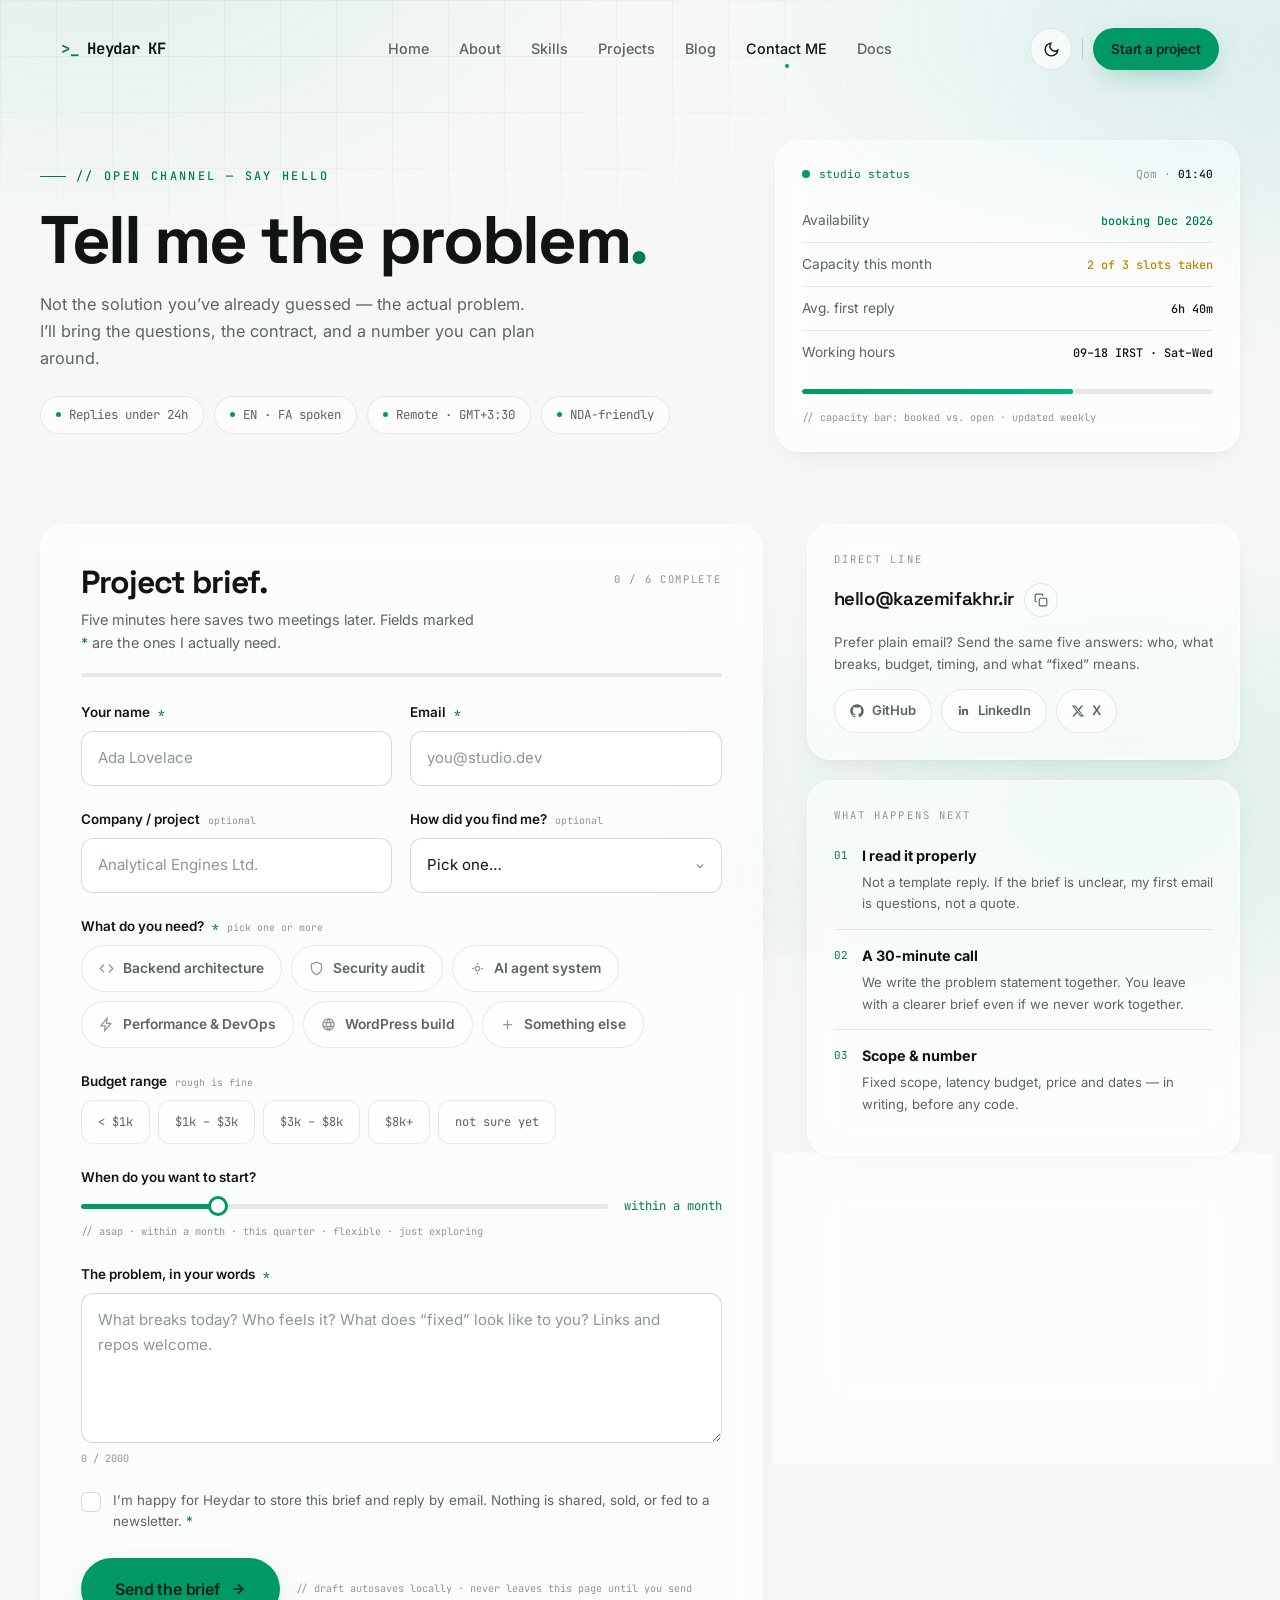
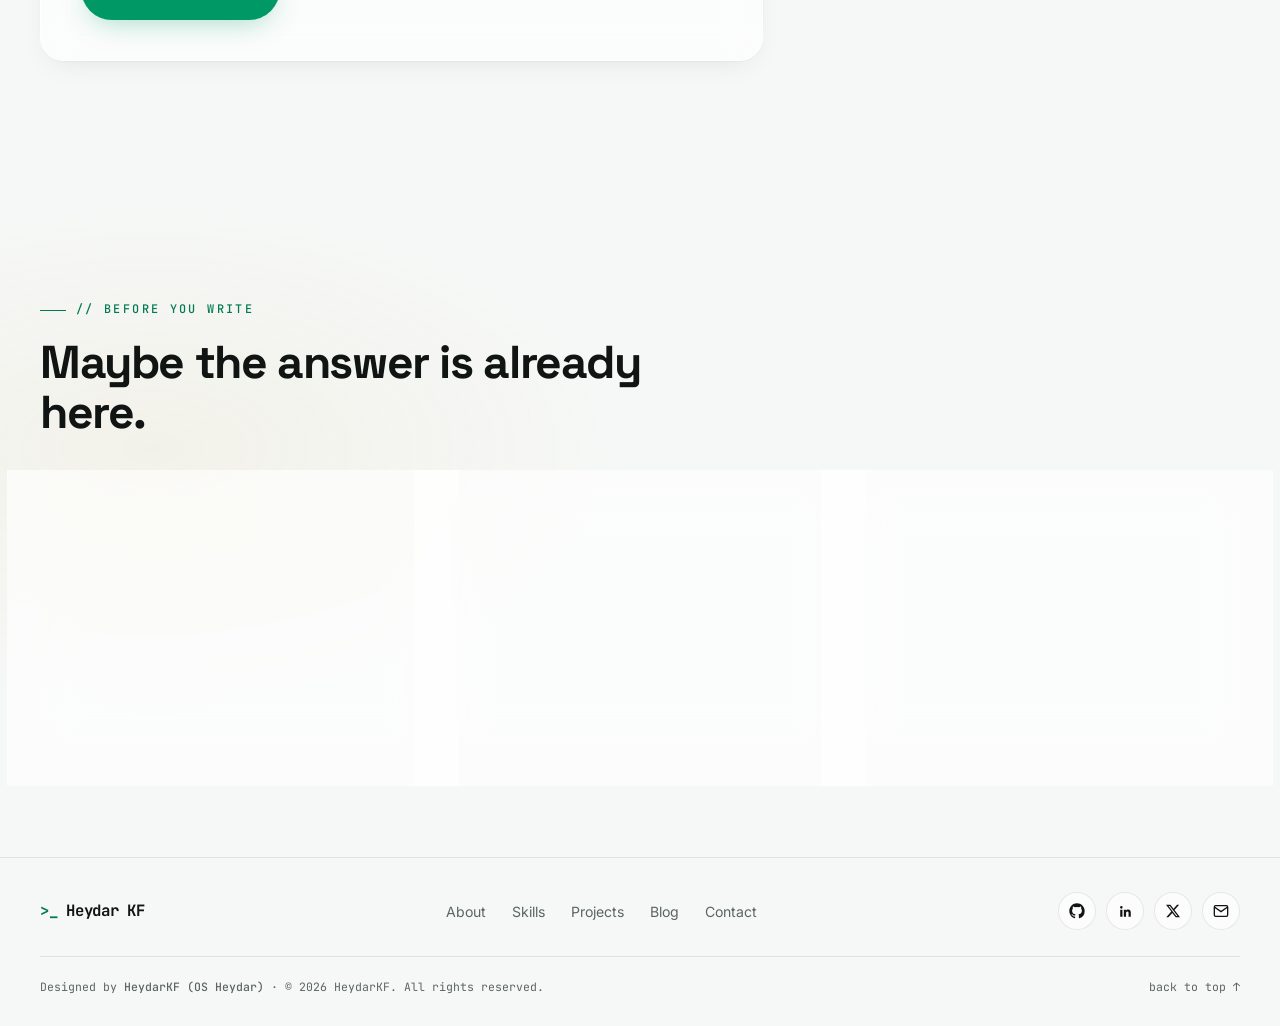
<file: contact.html>
<!DOCTYPE html>
<html lang="en" dir="ltr" data-theme="light">
<head>
  <meta charset="UTF-8">
  <meta name="viewport" content="width=device-width, initial-scale=1.0">
  <title>Contact — HeydarKF | Start a project</title>
  <meta name="description" content="Tell Heydar Kazemi Fakhr the problem. Project brief form, direct email, socials, availability and response time — challenge first, proposal second.">
  <meta name="author" content="Heydar Kazemi Fakhr">
  <meta name="color-scheme" content="light dark">
  <meta name="theme-color" media="(prefers-color-scheme: light)" content="#f6f8f7">
  <meta name="theme-color" media="(prefers-color-scheme: dark)" content="#0b0f0e">
  <link rel="canonical" href="https://heydar.kazemifakhr.ir/contact.html">
  <link rel="alternate" hreflang="fa" href="https://heydar.kazemifakhr.ir/fa/contact.html">

  <meta property="og:type" content="website">
  <meta property="og:site_name" content="HeydarKF">
  <meta property="og:title" content="Contact — HeydarKF">
  <meta property="og:description" content="Tell me the problem. I’ll bring the contract, the budget and the calm.">
  <meta property="og:url" content="https://heydar.kazemifakhr.ir/contact.html">
  <meta property="og:image" content="https://heydar.kazemifakhr.ir/assets/og-cover.png">
  <meta property="og:image:width" content="1200">
  <meta property="og:image:height" content="630">
  <meta name="twitter:card" content="summary_large_image">
  <meta name="twitter:title" content="Contact — HeydarKF">
  <meta name="twitter:description" content="Tell me the problem. I’ll bring the contract, the budget and the calm.">
  <meta name="twitter:image" content="https://heydar.kazemifakhr.ir/assets/og-cover.png">

  <link rel="icon" href="data:image/svg+xml,%3Csvg xmlns='http://www.w3.org/2000/svg' viewBox='0 0 64 64'%3E%3Crect width='64' height='64' rx='16' fill='%230b0f0e'/%3E%3Ctext x='12' y='42' font-family='monospace' font-size='26' font-weight='bold' fill='%2300c98a'%3E%26gt;_%3C/text%3E%3C/svg%3E">

  <link rel="preconnect" href="https://fonts.googleapis.com">
  <link rel="preconnect" href="https://fonts.gstatic.com" crossorigin>
  <link href="https://fonts.googleapis.com/css2?family=Inter:wght@400;500;600;700&family=JetBrains+Mono:wght@400;500;700&family=Space+Grotesk:wght@500;600;700&display=swap" rel="stylesheet">

  <link rel="stylesheet" href="assets/css/global.css">

  <script>
    (function () {
      var d = document.documentElement;
      d.classList.add('js');
      try {
        var t = localStorage.getItem('hkf-theme');
        if (!t) t = matchMedia('(prefers-color-scheme: dark)').matches ? 'dark' : 'light';
        d.setAttribute('data-theme', t);
      } catch (e) {}
    })();
  </script>

  <script type="application/ld+json">
  {
    "@context": "https://schema.org",
    "@type": "ContactPage",
    "name": "Contact — HeydarKF",
    "url": "https://heydar.kazemifakhr.ir/contact.html",
    "mainEntity": {
      "@type": "Person",
      "name": "Heydar Kazemi Fakhr",
      "alternateName": "HeydarKF",
      "email": "mailto:hello@kazemifakhr.ir",
      "jobTitle": "Backend Engineer & Full-Stack Developer",
      "address": { "@type": "PostalAddress", "addressLocality": "Qom", "addressCountry": "IR" },
      "sameAs": ["https://github.com/heydarkf", "https://www.linkedin.com/in/heydarkf", "https://x.com/heydarkf"]
    }
  }
  </script>

  <!-- ============ Page CSS (Contact) ============ -->
  <style>
    :root {
      --teal: #2b7f8c;
      --cyan: #35b8c9;
      --amber: #d8b56a;
      --blue: #4f83c2;
      --crimson: #d64550;
    }

    /* ---------- Hero ---------- */
    .c-hero { position: relative; padding: calc(var(--header-offset) + 22px) 0 46px; }
    .c-hero::before {
      content: ""; position: absolute; inset: 0;
      background-image:
        linear-gradient(var(--line) 1px, transparent 1px),
        linear-gradient(90deg, var(--line) 1px, transparent 1px);
      background-size: 56px 56px;
      -webkit-mask-image: radial-gradient(ellipse 72% 90% at 26% 0%, #000 20%, transparent 72%);
      mask-image: radial-gradient(ellipse 72% 90% at 26% 0%, #000 20%, transparent 72%);
      opacity: .5; pointer-events: none;
    }
    .c-hero::after {
      content: ""; position: absolute; inset: 0;
      background: radial-gradient(640px 340px at 90% 6%, rgba(53,184,201,.09), transparent 70%);
      pointer-events: none;
    }
    .c-hero-grid { position: relative; display: grid; grid-template-columns: minmax(0,1.3fr) minmax(300px,.9fr); gap: clamp(30px,5vw,64px); align-items: center; }
    .c-title { font-size: clamp(2.5rem, 5.4vw, 4.2rem); letter-spacing: -.035em; margin-bottom: 14px; }
    .c-title .dot { color: var(--accent-ink); }
    .c-lede { font-size: 1.02rem; max-width: 50ch; margin-bottom: 24px; }
    .c-meta { display: flex; flex-wrap: wrap; gap: 10px; }

    /* live status card */
    .status-card { padding: 24px 26px; display: flex; flex-direction: column; gap: 16px; }
    .status-card:hover { transform: none; }
    .status-top { display: flex; align-items: center; justify-content: space-between; gap: 12px; }
    .status-live { display: inline-flex; align-items: center; gap: 9px; font-family: var(--font-mono); font-size: .7rem; color: var(--accent-ink); }
    .status-live i { width: 8px; height: 8px; border-radius: 50%; background: var(--accent); animation: pulse-dot 2.2s infinite; }
    .status-clock { font-family: var(--font-mono); font-size: .7rem; color: var(--faint); }
    .status-clock b { color: var(--ink); font-weight: 500; }
    .status-rows { display: flex; flex-direction: column; }
    .status-row { display: flex; align-items: baseline; justify-content: space-between; gap: 14px; padding: 10px 0; border-top: 1px solid var(--line); font-size: .86rem; }
    .status-row:first-child { border-top: 0; }
    .status-row span { color: var(--muted); }
    .status-row b { font-family: var(--font-mono); font-size: .74rem; font-weight: 500; color: var(--ink); text-align: right; }
    .status-row b.ok { color: var(--accent-ink); }
    .status-row b.warn { color: #b98a00; }
    [data-theme="dark"] .status-row b.warn { color: var(--amber); }
    .status-bar { height: 5px; border-radius: 3px; background: var(--line); overflow: hidden; }
    .status-bar i { display: block; height: 100%; width: 0; border-radius: 3px; background: linear-gradient(90deg, var(--accent), var(--accent-strong)); transition: width 1.2s var(--ease) .2s; }
    .is-in .status-bar i { width: 66%; }
    .status-note { font-family: var(--font-mono); font-size: .64rem; color: var(--faint); }

    /* ---------- Main layout ---------- */
    .contact-section { position: relative; padding-top: 26px; }
    .contact-section::before { content: ""; position: absolute; inset: 0; background: radial-gradient(720px 400px at 88% 24%, var(--accent-soft), transparent 70%); pointer-events: none; }
    .contact-grid { position: relative; display: grid; grid-template-columns: minmax(0,1.25fr) minmax(300px,.75fr); gap: clamp(26px,4vw,44px); align-items: start; }

    /* ---------- Brief form ---------- */
    .brief { padding: clamp(26px,3.5vw,40px); display: flex; flex-direction: column; gap: 22px; }
    .brief:hover { transform: none; }
    .brief-head { display: flex; align-items: flex-start; justify-content: space-between; gap: 16px; flex-wrap: wrap; }
    .brief-head .h2 { font-size: clamp(1.5rem,2.6vw,2rem); }
    .brief-head p { font-size: .9rem; max-width: 44ch; margin-top: 8px; }
    .brief-step { font-family: var(--font-mono); font-size: .66rem; color: var(--faint); letter-spacing: .16em; white-space: nowrap; padding-top: 6px; }
    .brief-progress { height: 4px; border-radius: 2px; background: var(--line); overflow: hidden; }
    .brief-progress i { display: block; height: 100%; width: 0; border-radius: 2px; background: linear-gradient(90deg, var(--accent), var(--accent-strong)); transition: width .45s var(--ease); }

    .field { display: flex; flex-direction: column; gap: 8px; }
    .field-row { display: grid; grid-template-columns: 1fr 1fr; gap: 18px; }
    .lbl { display: flex; align-items: baseline; gap: 8px; font-size: .84rem; font-weight: 600; color: var(--ink); }
    .lbl .req { color: var(--accent-ink); font-family: var(--font-mono); font-size: .7rem; }
    .lbl .opt { font-family: var(--font-mono); font-size: .62rem; color: var(--faint); font-weight: 400; }
    .inp, .sel, .txt {
      width: 100%; padding: 14px 16px; border-radius: var(--r-sm);
      border: 1px solid var(--line-2); background: var(--surface); color: var(--ink);
      font: inherit; font-size: .94rem;
      transition: border-color var(--t-fast) var(--ease), box-shadow var(--t-fast) var(--ease), background-color var(--t-med) var(--ease);
    }
    .inp::placeholder, .txt::placeholder { color: var(--faint); }
    .inp:focus, .sel:focus, .txt:focus { outline: none; border-color: var(--accent-line); box-shadow: 0 0 0 3px var(--accent-soft); }
    .inp.err, .sel.err, .txt.err { border-color: var(--crimson); box-shadow: 0 0 0 3px rgba(214,69,80,.14); }
    .txt { min-height: 150px; resize: vertical; line-height: 1.65; }
    .sel {
      appearance: none; cursor: pointer; padding-right: 40px;
      background-image: url("data:image/svg+xml,%3Csvg xmlns='http://www.w3.org/2000/svg' width='12' height='12' viewBox='0 0 24 24' fill='none' stroke='%238d9793' stroke-width='2.5'%3E%3Cpolyline points='6 9 12 15 18 9'/%3E%3C/svg%3E");
      background-repeat: no-repeat; background-position: right 15px center;
    }
    .err-msg { display: none; font-family: var(--font-mono); font-size: .66rem; color: var(--crimson); }
    .err-msg.on { display: block; }
    .hint { font-family: var(--font-mono); font-size: .64rem; color: var(--faint); }
    .txt-foot { display: flex; justify-content: space-between; gap: 12px; align-items: baseline; }
    .counter { font-family: var(--font-mono); font-size: .64rem; color: var(--faint); }
    .counter.low { color: var(--amber); }
    .counter.over { color: var(--crimson); }

    /* service picker chips */
    .pick-grid { display: flex; flex-wrap: wrap; gap: 9px; }
    .pick {
      display: inline-flex; align-items: center; gap: 9px;
      padding: 11px 17px; border-radius: var(--r-pill);
      border: 1px solid var(--line); background: var(--glass);
      font-size: .86rem; font-weight: 600; color: var(--muted);
      transition: all var(--t-fast) var(--ease);
    }
    .pick svg { color: var(--faint); transition: color var(--t-fast) var(--ease); }
    .pick:hover { border-color: var(--accent-line); color: var(--ink); transform: translateY(-2px); }
    .pick[aria-pressed="true"] { background: var(--accent); border-color: var(--accent); color: var(--on-accent); box-shadow: var(--shadow-accent); }
    .pick[aria-pressed="true"] svg { color: var(--on-accent); }

    /* budget segmented */
    .seg { display: flex; flex-wrap: wrap; gap: 8px; }
    .seg button {
      padding: 11px 16px; border-radius: var(--r-sm);
      border: 1px solid var(--line); background: var(--glass);
      font-family: var(--font-mono); font-size: .76rem; color: var(--muted);
      transition: all var(--t-fast) var(--ease);
    }
    .seg button:hover { border-color: var(--accent-line); color: var(--ink); }
    .seg button[aria-pressed="true"] { background: var(--accent-soft); border-color: var(--accent-line); color: var(--accent-ink); font-weight: 700; }

    /* timeline slider */
    .range-row { display: flex; align-items: center; gap: 16px; }
    .range {
      flex: 1; appearance: none; height: 5px; border-radius: 3px;
      background: linear-gradient(90deg, var(--accent) var(--fill, 30%), var(--line) var(--fill, 30%));
      cursor: pointer;
    }
    .range::-webkit-slider-thumb {
      appearance: none; width: 20px; height: 20px; border-radius: 50%;
      background: var(--surface); border: 3px solid var(--accent);
      box-shadow: var(--shadow-1); cursor: grab;
      transition: transform var(--t-fast) var(--ease);
    }
    .range::-webkit-slider-thumb:hover { transform: scale(1.12); }
    .range::-moz-range-thumb { width: 16px; height: 16px; border-radius: 50%; background: var(--surface); border: 3px solid var(--accent); cursor: grab; }
    .range:focus-visible { outline: 2px solid var(--accent-ink); outline-offset: 4px; }
    .range-val { font-family: var(--font-mono); font-size: .76rem; color: var(--accent-ink); min-width: 96px; text-align: right; }

    /* consent + submit */
    .consent { display: flex; align-items: flex-start; gap: 12px; cursor: pointer; }
    .consent input { position: absolute; opacity: 0; width: 1px; height: 1px; }
    .box {
      width: 20px; height: 20px; flex: none; margin-top: 2px;
      border-radius: 6px; border: 1.6px solid var(--line-2); background: var(--surface);
      display: grid; place-items: center; color: transparent;
      transition: all var(--t-fast) var(--ease);
    }
    .consent input:checked + .box { background: var(--accent); border-color: var(--accent); color: var(--on-accent); }
    .consent input:focus-visible + .box { outline: 2px solid var(--accent-ink); outline-offset: 3px; }
    .consent span.txt-l { font-size: .84rem; color: var(--muted); line-height: 1.55; }
    .consent.err .box { border-color: var(--crimson); }
    .submit-row { display: flex; align-items: center; gap: 16px; flex-wrap: wrap; padding-top: 4px; }
    .submit-note { font-family: var(--font-mono); font-size: .64rem; color: var(--faint); }
    .btn[disabled] { opacity: .6; pointer-events: none; }
    .spinner { width: 15px; height: 15px; border-radius: 50%; border: 2px solid rgba(5,32,24,.3); border-top-color: var(--on-accent); animation: spin .7s linear infinite; }
    @keyframes spin { to { transform: rotate(360deg); } }

    /* success state */
    .brief-done { display: none; flex-direction: column; gap: 18px; align-items: flex-start; }
    .brief-done.on { display: flex; }
    .done-seal { width: 62px; height: 62px; border-radius: 50%; background: var(--accent-soft); border: 1px solid var(--accent-line); display: grid; place-items: center; color: var(--accent-ink); }
    .brief-done .h2 { font-size: clamp(1.5rem,2.6vw,2rem); }
    .brief-done p { font-size: .94rem; max-width: 52ch; }
    .done-ref { font-family: var(--font-mono); font-size: .74rem; color: var(--accent-ink); padding: 9px 15px; border-radius: var(--r-pill); background: var(--accent-soft); border: 1px solid var(--accent-line); }
    .done-summary { width: 100%; padding: 18px 20px; border-radius: var(--r-md); background: var(--bg-2); border: 1px solid var(--line); display: flex; flex-direction: column; gap: 8px; }
    .done-summary .row { display: flex; justify-content: space-between; gap: 14px; font-size: .84rem; }
    .done-summary .row span { color: var(--muted); }
    .done-summary .row b { font-family: var(--font-mono); font-size: .74rem; font-weight: 500; color: var(--ink); text-align: right; }
    .done-actions { display: flex; gap: 12px; flex-wrap: wrap; }

    /* ---------- Side rail ---------- */
    .side { display: flex; flex-direction: column; gap: 20px; position: sticky; top: 110px; }
    .direct { padding: 26px; display: flex; flex-direction: column; gap: 14px; }
    .direct:hover { transform: none; }
    .side-title { font-family: var(--font-mono); font-size: .66rem; letter-spacing: .2em; color: var(--faint); }
    .mail-line { display: flex; align-items: center; gap: 10px; }
    .mail-link { font-family: var(--font-display); font-weight: 600; font-size: clamp(.98rem,1.6vw,1.16rem); letter-spacing: -.02em; color: var(--ink); text-decoration: none; word-break: break-all; transition: color var(--t-fast) var(--ease); }
    .mail-link:hover { color: var(--accent-ink); }
    .copy-mini { width: 34px; height: 34px; flex: none; border-radius: 50%; border: 1px solid var(--line); display: grid; place-items: center; color: var(--muted); transition: all var(--t-fast) var(--ease); }
    .copy-mini:hover { border-color: var(--accent-line); color: var(--accent-ink); transform: translateY(-2px); }
    .direct-note { font-size: .84rem; }
    .social-row { display: flex; gap: 9px; flex-wrap: wrap; }
    .social-btn {
      display: inline-flex; align-items: center; gap: 8px;
      padding: 10px 15px; border-radius: var(--r-pill);
      border: 1px solid var(--line); background: var(--glass);
      font-size: .82rem; font-weight: 600; color: var(--muted); text-decoration: none;
      transition: all var(--t-fast) var(--ease);
    }
    .social-btn:hover { border-color: var(--accent-line); color: var(--accent-ink); transform: translateY(-2px); }

    .expect { padding: 26px; display: flex; flex-direction: column; gap: 0; }
    .expect:hover { transform: none; }
    .expect-list { display: flex; flex-direction: column; }
    .expect-item { display: flex; gap: 14px; padding: 14px 0; border-top: 1px solid var(--line); }
    .expect-item:first-of-type { border-top: 0; }
    .expect-n { font-family: var(--font-mono); font-size: .68rem; color: var(--accent-ink); padding-top: 3px; }
    .expect-item b { display: block; font-size: .9rem; color: var(--ink); margin-bottom: 4px; }
    .expect-item p { font-size: .82rem; }

    .faq { padding: 8px 26px; }
    .faq:hover { transform: none; }
    .faq-item { border-top: 1px solid var(--line); }
    .faq-item:first-child { border-top: 0; }
    .faq-q {
      width: 100%; display: flex; align-items: center; justify-content: space-between; gap: 14px;
      padding: 16px 0; text-align: left;
      font-size: .9rem; font-weight: 600; color: var(--ink);
      transition: color var(--t-fast) var(--ease);
    }
    .faq-q:hover { color: var(--accent-ink); }
    .faq-q .chev { flex: none; color: var(--faint); transition: transform var(--t-med) var(--ease), color var(--t-fast) var(--ease); }
    .faq-item.open .faq-q .chev { transform: rotate(180deg); color: var(--accent-ink); }
    .faq-a { display: grid; grid-template-rows: 0fr; transition: grid-template-rows .4s var(--ease); }
    .faq-a > div { overflow: hidden; }
    .faq-a p { font-size: .84rem; padding-bottom: 16px; max-width: 46ch; }
    .faq-item.open .faq-a { grid-template-rows: 1fr; }

    /* ---------- Elsewhere strip ---------- */
    .elsewhere { position: relative; }
    .elsewhere::before { content: ""; position: absolute; inset: 0; background: radial-gradient(680px 360px at 12% 40%, rgba(216,181,106,.09), transparent 70%); pointer-events: none; }
    .else-grid { position: relative; display: grid; grid-template-columns: repeat(3,1fr); gap: 22px; }
    .else-card { padding: 26px; display: flex; flex-direction: column; gap: 12px; text-decoration: none; }
    .else-icon { width: 46px; height: 46px; border-radius: 13px; display: grid; place-items: center; background: var(--accent-soft); color: var(--accent-ink); transition: all var(--t-fast) var(--ease); }
    .else-card:hover .else-icon { background: var(--accent); color: var(--on-accent); transform: scale(1.06) rotate(-4deg); }
    .else-name { font-size: 1.08rem; color: var(--ink); }
    .else-desc { font-size: .86rem; }
    .else-go { margin-top: auto; padding-top: 8px; font-family: var(--font-mono); font-size: .68rem; color: var(--accent-ink); }

    /* ---------- Toast ---------- */
    .toast { position: fixed; left: 50%; bottom: 28px; z-index: 400; transform: translate(-50%,16px); display: inline-flex; align-items: center; gap: 10px; padding: 12px 22px; border-radius: var(--r-pill); background: var(--surface); border: 1px solid var(--accent-line); box-shadow: var(--shadow-2); font-size: .86rem; font-weight: 600; opacity: 0; visibility: hidden; transition: opacity .3s var(--ease), transform .3s var(--ease), visibility .3s; }
    .toast.show { opacity: 1; visibility: visible; transform: translate(-50%,0); }
    .toast svg { color: var(--accent-ink); }

    /* ---------- Responsive ---------- */
    @media (max-width: 1100px) {
      .c-hero-grid { grid-template-columns: 1fr; }
      .status-card { max-width: 520px; }
      .contact-grid { grid-template-columns: 1fr; }
      .side { position: static; }
      .else-grid { grid-template-columns: 1fr; max-width: 560px; }
    }
    @media (max-width: 620px) {
      .field-row { grid-template-columns: 1fr; }
      .submit-row .btn { width: 100%; }
      .range-val { min-width: 80px; }
      .done-actions { width: 100%; }
      .done-actions .btn { flex: 1; }
    }
  </style>
</head>

<body>
  <a class="skip-link" href="#main">Skip to content</a>

  <!-- ================= Header ================= -->
  <header class="site-header" id="siteHeader">
    <div class="header-bar">
      <a class="logo" href="index.html" aria-label="HeydarKF — home"><span class="logo-mark">&gt;_</span> Heydar&nbsp;KF</a>
      <nav class="main-nav" aria-label="Primary">
        <a href="index.html">Home</a>
        <a href="about.html" >About</a>
        <a href="skills.html">Skills</a>
        <a href="projects.html">Projects</a>
        <a href="blog.html">Blog</a>
        <a href="contact.html" aria-current="page">Contact ME</a>
        <a href="docs.html">Docs</a>
      </nav>
      <div class="header-actions">        
        <button class="icon-btn theme-toggle" id="themeToggle" aria-label="Toggle color theme">
          <svg class="i-moon" width="17" height="17" viewBox="0 0 24 24" fill="none" stroke="currentColor" stroke-width="2" aria-hidden="true"><path d="M21 12.79A9 9 0 1 1 11.21 3 7 7 0 0 0 21 12.79z"/></svg>
          <svg class="i-sun" width="17" height="17" viewBox="0 0 24 24" fill="none" stroke="currentColor" stroke-width="2" aria-hidden="true"><circle cx="12" cy="12" r="4"/><path d="M12 2v2M12 20v2M4.93 4.93l1.41 1.41M17.66 17.66l1.41 1.41M2 12h2M20 12h2M4.93 19.07l1.41-1.41M17.66 6.34l1.41-1.41"/></svg>
        </button>
        <span class="header-sep" aria-hidden="true"></span>
        <a class="btn btn-primary btn-sm header-contact" href="contact.html">Start a project</a>
        <button class="burger" id="burgerBtn" aria-label="Open menu" aria-expanded="false" aria-controls="mobileMenu"><span></span><span></span></button>
        </div>
    </div>
  </header>

  <!-- ================= Mobile menu ================= -->
  <div class="mobile-menu" id="mobileMenu" role="dialog" aria-modal="true" aria-label="Site menu">
    <nav class="mobile-nav" aria-label="Mobile">
      <a href="index.html"><span class="idx">01</span> Home</a>
      <a href="about.html"><span class="idx">02</span> About</a>
      <a href="skills.html"><span class="idx">03</span> Skills</a>
      <a href="projects.html"><span class="idx">04</span> Projects</a>
      <a href="contact.html"><span class="idx">05</span> Contact</a>
    </nav>
    <div class="mobile-foot">
      <a class="mail" href="mailto:hello@kazemifakhr.ir">hello@kazemifakhr.ir</a>
      <a class="btn btn-primary btn-sm" href="#brief">Start a project</a>
    </div>
  </div>

  <main id="main">
    <!-- ================= Hero ================= -->
    <section class="c-hero" id="top">
      <div class="container">
        <div class="c-hero-grid">
          <div>
            <p class="kicker reveal">// open channel — say hello</p>
            <h1 class="c-title reveal" style="--d:60ms">Tell me the problem<span class="dot">.</span></h1>
            <p class="c-lede reveal" style="--d:120ms">Not the solution you’ve already guessed — the actual problem. I’ll bring the questions, the contract, and a number you can plan around.</p>
            <div class="c-meta reveal" style="--d:180ms">
              <span class="chip">Replies under 24h</span>
              <span class="chip">EN · FA spoken</span>
              <span class="chip">Remote · GMT+3:30</span>
              <span class="chip">NDA-friendly</span>
            </div>
          </div>

          <aside class="card status-card reveal" style="--d:160ms" aria-label="Current availability">
            <div class="status-top">
              <span class="status-live"><i></i> studio status</span>
              <span class="status-clock">Qom · <b id="localClock">--:--</b></span>
            </div>
            <div class="status-rows">
              <div class="status-row"><span>Availability</span><b class="ok">booking Dec 2026</b></div>
              <div class="status-row"><span>Capacity this month</span><b class="warn">2 of 3 slots taken</b></div>
              <div class="status-row"><span>Avg. first reply</span><b>6h 40m</b></div>
              <div class="status-row"><span>Working hours</span><b>09–18 IRST · Sat–Wed</b></div>
            </div>
            <div class="status-bar" aria-hidden="true"><i></i></div>
            <p class="status-note">// capacity bar: booked vs. open · updated weekly</p>
          </aside>
        </div>
      </div>
    </section>

    <!-- ================= Form + side ================= -->
    <section class="section contact-section" id="brief">
      <div class="container">
        <div class="contact-grid">

          <!-- Brief form -->
          <div class="card brief reveal">
            <form id="briefForm" novalidate>
              <div class="brief-head">
                <div>
                  <h2 class="h2">Project brief.</h2>
                  <p>Five minutes here saves two meetings later. Fields marked <span style="color:var(--accent-ink)">*</span> are the ones I actually need.</p>
                </div>
                <span class="brief-step" id="stepLabel">0 / 6 COMPLETE</span>
              </div>
              <div class="brief-progress" style="margin:18px 0 24px;" aria-hidden="true"><i id="stepBar"></i></div>

              <div style="display:flex;flex-direction:column;gap:22px;">
                <div class="field-row">
                  <div class="field">
                    <label class="lbl" for="fName">Your name <span class="req">*</span></label>
                    <input class="inp" id="fName" name="name" type="text" placeholder="Ada Lovelace" autocomplete="name" maxlength="80">
                    <p class="err-msg" id="eName">A name helps me reply like a human.</p>
                  </div>
                  <div class="field">
                    <label class="lbl" for="fEmail">Email <span class="req">*</span></label>
                    <input class="inp" id="fEmail" name="email" type="email" placeholder="you@studio.dev" autocomplete="email" maxlength="120">
                    <p class="err-msg" id="eEmail">That address doesn’t parse — check the format.</p>
                  </div>
                </div>

                <div class="field-row">
                  <div class="field">
                    <label class="lbl" for="fOrg">Company / project <span class="opt">optional</span></label>
                    <input class="inp" id="fOrg" name="org" type="text" placeholder="Analytical Engines Ltd." autocomplete="organization" maxlength="80">
                  </div>
                  <div class="field">
                    <label class="lbl" for="fWhere">How did you find me? <span class="opt">optional</span></label>
                    <select class="sel" id="fWhere" name="source">
                      <option value="">Pick one…</option>
                      <option>GitHub</option>
                      <option>A project of mine</option>
                      <option>The blog</option>
                      <option>Referral from someone</option>
                      <option>Search engine</option>
                      <option>Somewhere else</option>
                    </select>
                  </div>
                </div>

                <div class="field">
                  <span class="lbl" id="svcLbl">What do you need? <span class="req">*</span> <span class="opt">pick one or more</span></span>
                  <div class="pick-grid" role="group" aria-labelledby="svcLbl" id="svcGrid">
                    <button type="button" class="pick" data-svc="Backend architecture" aria-pressed="false">
                      <svg width="15" height="15" viewBox="0 0 24 24" fill="none" stroke="currentColor" stroke-width="2" aria-hidden="true"><polyline points="16 18 22 12 16 6"/><polyline points="8 6 2 12 8 18"/></svg>
                      Backend architecture
                    </button>
                    <button type="button" class="pick" data-svc="Security audit" aria-pressed="false">
                      <svg width="15" height="15" viewBox="0 0 24 24" fill="none" stroke="currentColor" stroke-width="2" aria-hidden="true"><path d="M12 22s8-4 8-10V5l-8-3-8 3v7c0 6 8 10 8 10z"/></svg>
                      Security audit
                    </button>
                    <button type="button" class="pick" data-svc="AI agent system" aria-pressed="false">
                      <svg width="15" height="15" viewBox="0 0 24 24" fill="none" stroke="currentColor" stroke-width="2" aria-hidden="true"><circle cx="12" cy="12" r="3.5"/><path d="M12 3v3M12 18v3M3 12h3M18 12h3"/></svg>
                      AI agent system
                    </button>
                    <button type="button" class="pick" data-svc="Performance &amp; DevOps" aria-pressed="false">
                      <svg width="15" height="15" viewBox="0 0 24 24" fill="none" stroke="currentColor" stroke-width="2" aria-hidden="true"><path d="M13 2 3 14h7l-1 8 10-12h-7l1-8z"/></svg>
                      Performance &amp; DevOps
                    </button>
                    <button type="button" class="pick" data-svc="WordPress build" aria-pressed="false">
                      <svg width="15" height="15" viewBox="0 0 24 24" fill="none" stroke="currentColor" stroke-width="2" aria-hidden="true"><circle cx="12" cy="12" r="9"/><path d="M3.6 9h16.8M3.6 15h16.8M12 3a15 15 0 0 1 0 18M12 3a15 15 0 0 0 0 18"/></svg>
                      WordPress build
                    </button>
                    <button type="button" class="pick" data-svc="Something else" aria-pressed="false">
                      <svg width="15" height="15" viewBox="0 0 24 24" fill="none" stroke="currentColor" stroke-width="2" aria-hidden="true"><path d="M12 5v14M5 12h14"/></svg>
                      Something else
                    </button>
                  </div>
                  <p class="err-msg" id="eSvc">Pick at least one — “something else” counts.</p>
                </div>

                <div class="field">
                  <span class="lbl" id="budLbl">Budget range <span class="opt">rough is fine</span></span>
                  <div class="seg" role="group" aria-labelledby="budLbl" id="budSeg">
                    <button type="button" data-bud="under $1k" aria-pressed="false">&lt; $1k</button>
                    <button type="button" data-bud="$1k – $3k" aria-pressed="false">$1k – $3k</button>
                    <button type="button" data-bud="$3k – $8k" aria-pressed="false">$3k – $8k</button>
                    <button type="button" data-bud="$8k+" aria-pressed="false">$8k+</button>
                    <button type="button" data-bud="not sure yet" aria-pressed="false">not sure yet</button>
                  </div>
                </div>

                <div class="field">
                  <label class="lbl" for="fTime">When do you want to start?</label>
                  <div class="range-row">
                    <input class="range" id="fTime" type="range" min="0" max="4" step="1" value="1" aria-valuetext="Within a month">
                    <span class="range-val" id="timeVal">within a month</span>
                  </div>
                  <p class="hint">// asap · within a month · this quarter · flexible · just exploring</p>
                </div>

                <div class="field">
                  <label class="lbl" for="fMsg">The problem, in your words <span class="req">*</span></label>
                  <textarea class="txt" id="fMsg" name="message" maxlength="2000" placeholder="What breaks today? Who feels it? What does “fixed” look like to you? Links and repos welcome."></textarea>
                  <div class="txt-foot">
                    <p class="err-msg" id="eMsg">Give me at least 30 characters of actual problem — I read every word.</p>
                    <span class="counter" id="msgCount">0 / 2000</span>
                  </div>
                </div>

                <label class="consent" id="consentWrap">
                  <input type="checkbox" id="fConsent">
                  <span class="box" aria-hidden="true">
                    <svg width="12" height="12" viewBox="0 0 24 24" fill="none" stroke="currentColor" stroke-width="3"><polyline points="20 6 9 17 4 12"/></svg>
                  </span>
                  <span class="txt-l">I’m happy for Heydar to store this brief and reply by email. Nothing is shared, sold, or fed to a newsletter. <span style="color:var(--accent-ink)">*</span></span>
                </label>
                <p class="err-msg" id="eConsent" style="margin-top:-12px;">I need this tick before I can keep your brief.</p>

                <div class="submit-row">
                  <button class="btn btn-primary btn-lg" type="submit" id="sendBtn">
                    <span id="sendLabel">Send the brief</span>
                    <svg id="sendArrow" width="16" height="16" viewBox="0 0 24 24" fill="none" stroke="currentColor" stroke-width="2.5" aria-hidden="true"><path d="M5 12h14M12 5l7 7-7 7"/></svg>
                  </button>
                  <span class="submit-note">// draft autosaves locally · never leaves this page until you send</span>
                </div>
              </div>
            </form>

            <!-- success -->
            <div class="brief-done" id="briefDone" role="status">
              <span class="done-seal">
                <svg width="26" height="26" viewBox="0 0 24 24" fill="none" stroke="currentColor" stroke-width="2.5" aria-hidden="true"><polyline points="20 6 9 17 4 12"/></svg>
              </span>
              <h2 class="h2">Brief received. Question one is already forming.</h2>
              <p>You’ll get a real reply from a real person — usually within a working day, always under 24 hours. If it’s urgent, email me directly and put <strong>URGENT</strong> in the subject.</p>
              <span class="done-ref" id="doneRef">ref: HKF-2026-0000</span>
              <div class="done-summary" id="doneSummary"></div>
              <div class="done-actions">
                <button class="btn btn-ghost btn-sm" id="copyBrief">Copy brief as text</button>
                <a class="btn btn-ghost btn-sm" id="mailBrief" href="#">Open in email app</a>
                <button class="btn btn-primary btn-sm" id="newBrief">Send another brief</button>
              </div>
            </div>
          </div>

          <!-- Side rail -->
          <aside class="side">
            <div class="card direct reveal" style="--d:80ms">
              <p class="side-title">DIRECT LINE</p>
              <div class="mail-line">
                <a class="mail-link" href="mailto:hello@kazemifakhr.ir" id="mailLink">hello@kazemifakhr.ir</a>
                <button class="copy-mini" id="copyMail" aria-label="Copy email address">
                  <svg width="14" height="14" viewBox="0 0 24 24" fill="none" stroke="currentColor" stroke-width="2"><rect x="9" y="9" width="13" height="13" rx="2"/><path d="M5 15H4a2 2 0 0 1-2-2V4a2 2 0 0 1 2-2h9a2 2 0 0 1 2 2v1"/></svg>
                </button>
              </div>
              <p class="direct-note">Prefer plain email? Send the same five answers: who, what breaks, budget, timing, and what “fixed” means.</p>
              <div class="social-row">
                <a class="social-btn" href="https://github.com/heydarkf" target="_blank" rel="noopener">
                  <svg width="14" height="14" viewBox="0 0 24 24" fill="currentColor" aria-hidden="true"><path d="M12 .5C5.65.5.5 5.65.5 12c0 5.08 3.29 9.39 7.86 10.91.58.11.79-.25.79-.55v-2.15c-3.2.7-3.87-1.36-3.87-1.36-.52-1.33-1.28-1.68-1.28-1.68-1.04-.71.08-.7.08-.7 1.15.08 1.76 1.18 1.76 1.18 1.03 1.76 2.7 1.25 3.35.96.1-.75.4-1.25.72-1.54-2.55-.29-5.23-1.28-5.23-5.68 0-1.26.45-2.28 1.18-3.09-.12-.29-.51-1.46.11-3.05 0 0 .96-.31 3.15 1.18a10.9 10.9 0 0 1 5.74 0c2.19-1.49 3.15-1.18 3.15-1.18.62 1.59.23 2.76.11 3.05.73.81 1.18 1.83 1.18 3.09 0 4.41-2.69 5.38-5.25 5.67.41.35.77 1.05.77 2.12v3.14c0 .3.21.67.8.55A11.51 11.51 0 0 0 23.5 12C23.5 5.65 18.35.5 12 .5z"/></svg>
                  GitHub
                </a>
                <a class="social-btn" href="https://www.linkedin.com/in/heydarkf" target="_blank" rel="noopener">
                  <svg width="13" height="13" viewBox="0 0 24 24" fill="currentColor" aria-hidden="true"><path d="M20.45 20.45h-3.55v-5.57c0-1.33-.03-3.04-1.85-3.04-1.86 0-2.14 1.45-2.14 2.94v5.67H9.35V9h3.41v1.56h.05c.47-.9 1.63-1.85 3.36-1.85 3.6 0 4.27 2.37 4.27 5.45v6.29zM5.34 7.43a2.06 2.06 0 1 1 0-4.12 2.06 2.06 0 0 1 0 4.12zM7.12 20.45H3.56V9h3.56v11.45z"/></svg>
                  LinkedIn
                </a>
                <a class="social-btn" href="https://x.com/heydarkf" target="_blank" rel="noopener">
                  <svg width="12" height="12" viewBox="0 0 24 24" fill="currentColor" aria-hidden="true"><path d="M18.9 1.15h3.68l-8.04 9.19L24 22.85h-7.41l-5.8-7.58-6.64 7.58H.47l8.6-9.83L0 1.15h7.59l5.24 6.93 6.07-6.93zm-1.29 19.5h2.04L6.49 3.24H4.3l13.31 17.41z"/></svg>
                  X
                </a>
              </div>
            </div>

            <div class="card expect reveal" style="--d:140ms">
              <p class="side-title" style="margin-bottom:6px;">WHAT HAPPENS NEXT</p>
              <div class="expect-list">
                <div class="expect-item">
                  <span class="expect-n">01</span>
                  <div><b>I read it properly</b><p>Not a template reply. If the brief is unclear, my first email is questions, not a quote.</p></div>
                </div>
                <div class="expect-item">
                  <span class="expect-n">02</span>
                  <div><b>A 30-minute call</b><p>We write the problem statement together. You leave with a clearer brief even if we never work together.</p></div>
                </div>
                <div class="expect-item">
                  <span class="expect-n">03</span>
                  <div><b>Scope &amp; number</b><p>Fixed scope, latency budget, price and dates — in writing, before any code.</p></div>
                </div>
              </div>
            </div>

            <div class="card faq reveal" style="--d:200ms" id="faq">
              <div class="faq-item">
                <button class="faq-q" aria-expanded="false">Do you sign NDAs?
                  <svg class="chev" width="14" height="14" viewBox="0 0 24 24" fill="none" stroke="currentColor" stroke-width="2.5" aria-hidden="true"><polyline points="6 9 12 15 18 9"/></svg>
                </button>
                <div class="faq-a"><div><p>Yes, happily — yours or mine. Security work often starts under NDA; the public case studies are the clients who said yes to being named.</p></div></div>
              </div>
              <div class="faq-item">
                <button class="faq-q" aria-expanded="false">Do you take small jobs?
                  <svg class="chev" width="14" height="14" viewBox="0 0 24 24" fill="none" stroke="currentColor" stroke-width="2.5" aria-hidden="true"><polyline points="6 9 12 15 18 9"/></svg>
                </button>
                <div class="faq-a"><div><p>Audits and hardening sprints start around a week. Below that, I’ll usually point you to a good person or a good write-up rather than take your money.</p></div></div>
              </div>
              <div class="faq-item">
                <button class="faq-q" aria-expanded="false">Which time zones do you work with?
                  <svg class="chev" width="14" height="14" viewBox="0 0 24 24" fill="none" stroke="currentColor" stroke-width="2.5" aria-hidden="true"><polyline points="6 9 12 15 18 9"/></svg>
                </button>
                <div class="faq-a"><div><p>I’m on GMT+3:30 and keep overlap hours for EU and US-East clients. Async-first by default: written updates, recorded demos, no surprise meetings.</p></div></div>
              </div>
              <div class="faq-item">
                <button class="faq-q" aria-expanded="false">Who owns the code?
                  <svg class="chev" width="14" height="14" viewBox="0 0 24 24" fill="none" stroke="currentColor" stroke-width="2.5" aria-hidden="true"><polyline points="6 9 12 15 18 9"/></svg>
                </button>
                <div class="faq-a"><div><p>You do — repo, keys, docs and decisions, transferred at handover. I keep the right to describe the work anonymously unless you agree otherwise.</p></div></div>
              </div>
            </div>
          </aside>
        </div>
      </div>
    </section>

    <!-- ================= Elsewhere ================= -->
    <section class="section elsewhere" id="elsewhere">
      <div class="container">
        <div class="section-head reveal">
          <div>
            <p class="kicker">// before you write</p>
            <h2 class="h2">Maybe the answer is already here.</h2>
          </div>
        </div>
        <div class="else-grid">
          <a class="card else-card reveal" href="projects.html">
            <span class="else-icon"><svg width="20" height="20" viewBox="0 0 24 24" fill="none" stroke="currentColor" stroke-width="2"><rect x="3" y="3" width="10" height="14" rx="2"/><rect x="16" y="3" width="5" height="6" rx="2"/><rect x="16" y="12" width="5" height="9" rx="2"/></svg></span>
            <h3 class="h3 else-name">See the work first</h3>
            <p class="else-desc">Seven projects told as challenge → solution → result. If one matches your problem, mention it in the brief.</p>
            <span class="else-go">open projects →</span>
          </a>
          <a class="card else-card reveal" style="--d:80ms" href="skills.html#services">
            <span class="else-icon"><svg width="20" height="20" viewBox="0 0 24 24" fill="none" stroke="currentColor" stroke-width="2"><path d="M12 2 2 7l10 5 10-5-10-5z"/><path d="M2 17l10 5 10-5M2 12l10 5 10-5"/></svg></span>
            <h3 class="h3 else-name">Check services &amp; pricing</h3>
            <p class="else-desc">Four disciplines with starting prices and what each engagement includes. No mystery invoices.</p>
            <span class="else-go">open services →</span>
          </a>
          <a class="card else-card reveal" style="--d:160ms" href="blog.html">
            <span class="else-icon"><svg width="20" height="20" viewBox="0 0 24 24" fill="none" stroke="currentColor" stroke-width="2"><path d="M4 19.5A2.5 2.5 0 0 1 6.5 17H20"/><path d="M6.5 2H20v20H6.5A2.5 2.5 0 0 1 4 19.5v-15A2.5 2.5 0 0 1 6.5 2z"/></svg></span>
            <h3 class="h3 else-name">Read how I think</h3>
            <p class="else-desc">Nine essays on architecture, security and craft. The cheapest way to interview me before hiring me.</p>
            <span class="else-go">open field notes →</span>
          </a>
        </div>
      </div>
    </section>
  </main>

  <!-- ================= Footer ================= -->
  <footer class="site-footer">
    <div class="container">
      <div class="footer-row">
        <a class="logo" href="index.html"><span class="logo-mark">&gt;_</span> Heydar&nbsp;KF</a>
        <nav class="footer-links" aria-label="Footer">
          <a href="about.html">About</a><a href="skills.html">Skills</a><a href="projects.html">Projects</a><a href="blog.html">Blog</a><a href="contact.html">Contact</a>
        </nav>
        <div class="footer-social">
          <a class="icon-btn" href="https://github.com/heydarkf" target="_blank" rel="noopener" aria-label="GitHub"><svg width="16" height="16" viewBox="0 0 24 24" fill="currentColor" aria-hidden="true"><path d="M12 .5C5.65.5.5 5.65.5 12c0 5.08 3.29 9.39 7.86 10.91.58.11.79-.25.79-.55v-2.15c-3.2.7-3.87-1.36-3.87-1.36-.52-1.33-1.28-1.68-1.28-1.68-1.04-.71.08-.7.08-.7 1.15.08 1.76 1.18 1.76 1.18 1.03 1.76 2.7 1.25 3.35.96.1-.75.4-1.25.72-1.54-2.55-.29-5.23-1.28-5.23-5.68 0-1.26.45-2.28 1.18-3.09-.12-.29-.51-1.46.11-3.05 0 0 .96-.31 3.15 1.18a10.9 10.9 0 0 1 5.74 0c2.19-1.49 3.15-1.18 3.15-1.18.62 1.59.23 2.76.11 3.05.73.81 1.18 1.83 1.18 3.09 0 4.41-2.69 5.38-5.25 5.67.41.35.77 1.05.77 2.12v3.14c0 .3.21.67.8.55A11.51 11.51 0 0 0 23.5 12C23.5 5.65 18.35.5 12 .5z"/></svg></a>
          <a class="icon-btn" href="https://www.linkedin.com/in/heydarkf" target="_blank" rel="noopener" aria-label="LinkedIn"><svg width="15" height="15" viewBox="0 0 24 24" fill="currentColor" aria-hidden="true"><path d="M20.45 20.45h-3.55v-5.57c0-1.33-.03-3.04-1.85-3.04-1.86 0-2.14 1.45-2.14 2.94v5.67H9.35V9h3.41v1.56h.05c.47-.9 1.63-1.85 3.36-1.85 3.6 0 4.27 2.37 4.27 5.45v6.29zM5.34 7.43a2.06 2.06 0 1 1 0-4.12 2.06 2.06 0 0 1 0 4.12zM7.12 20.45H3.56V9h3.56v11.45z"/></svg></a>
          <a class="icon-btn" href="https://x.com/heydarkf" target="_blank" rel="noopener" aria-label="X (Twitter)"><svg width="14" height="14" viewBox="0 0 24 24" fill="currentColor" aria-hidden="true"><path d="M18.9 1.15h3.68l-8.04 9.19L24 22.85h-7.41l-5.8-7.58-6.64 7.58H.47l8.6-9.83L0 1.15h7.59l5.24 6.93 6.07-6.93zm-1.29 19.5h2.04L6.49 3.24H4.3l13.31 17.41z"/></svg></a>
          <a class="icon-btn" href="mailto:hello@kazemifakhr.ir" aria-label="Email"><svg width="16" height="16" viewBox="0 0 24 24" fill="none" stroke="currentColor" stroke-width="2" aria-hidden="true"><rect x="2" y="4" width="20" height="16" rx="2"/><path d="m22 6-10 7L2 6"/></svg></a>
        </div>
      </div>
      <div class="footer-bottom">
        <p class="credit">Designed by <strong>HeydarKF (OS Heydar)</strong> · © <span id="year">2026</span> HeydarKF. All rights reserved.</p>
        <a class="to-top" href="#top">back to top ↑</a>
      </div>
    </div>
  </footer>

  <div class="toast" id="toast" role="status" aria-live="polite">
    <svg width="16" height="16" viewBox="0 0 24 24" fill="none" stroke="currentColor" stroke-width="2.5" aria-hidden="true"><polyline points="20 6 9 17 4 12"/></svg>
    <span id="toastMsg">Copied</span>
  </div>

  <!-- ============ JS ============ -->
  <script>
  (function () {
    'use strict';
    var d = document, root = d.documentElement;
    var reduced = matchMedia('(prefers-reduced-motion: reduce)').matches;
    var $ = function (s, c) { return (c || d).querySelector(s); };
    var $$ = function (s, c) { return Array.prototype.slice.call((c || d).querySelectorAll(s)); };
    function esc(s) { return String(s).replace(/[&<>"']/g, function (m) { return { '&': '&amp;', '<': '&lt;', '>': '&gt;', '"': '&quot;', "'": '&#39;' }[m]; }); }

    /* ---------- Shared chrome ---------- */
    var themeBtn = $('#themeToggle');
    function setTheme(t) { root.setAttribute('data-theme', t); try { localStorage.setItem('hkf-theme', t); } catch (e) {} }
    if (themeBtn) themeBtn.addEventListener('click', function () {
      var next = root.getAttribute('data-theme') === 'dark' ? 'light' : 'dark';
      if (d.startViewTransition && !reduced) d.startViewTransition(function () { setTheme(next); });
      else setTheme(next);
    });
    var header = $('#siteHeader'), ticking = false;
    function onScroll() {
      if (ticking) return; ticking = true;
      requestAnimationFrame(function () {
        header.classList.toggle('is-scrolled', window.scrollY > 24);
        ticking = false;
      });
    }
    addEventListener('scroll', onScroll, { passive: true });
    var lang = $('#lang'), langBtn = $('#langBtn');
    function closeLang() { lang.classList.remove('is-open'); langBtn.setAttribute('aria-expanded', 'false'); }
    if (langBtn) langBtn.addEventListener('click', function (e) { e.stopPropagation(); langBtn.setAttribute('aria-expanded', String(lang.classList.toggle('is-open'))); });
    d.addEventListener('click', function (e) { if (lang && !lang.contains(e.target)) closeLang(); });
    var burger = $('#burgerBtn'), menu = $('#mobileMenu'), lastFocus = null;
    function openMenu() { lastFocus = d.activeElement; d.body.classList.add('menu-open'); burger.setAttribute('aria-expanded', 'true'); burger.setAttribute('aria-label', 'Close menu'); var f = $('.mobile-nav a', menu); if (f) setTimeout(function () { f.focus(); }, 350); }
    function closeMenu() { d.body.classList.remove('menu-open'); burger.setAttribute('aria-expanded', 'false'); burger.setAttribute('aria-label', 'Open menu'); if (lastFocus) lastFocus.focus(); }
    if (burger) burger.addEventListener('click', function () { d.body.classList.contains('menu-open') ? closeMenu() : openMenu(); });
    if (menu) menu.addEventListener('click', function (e) { if (e.target.closest('a')) closeMenu(); });
    d.addEventListener('keydown', function (e) {
      if (e.key === 'Escape') { closeLang(); if (d.body.classList.contains('menu-open')) closeMenu(); }
      if (e.key === 'Tab' && d.body.classList.contains('menu-open')) {
        var mf = $$('a, button', menu).concat([burger]);
        var mF = mf[0], mL = mf[mf.length - 1];
        if (e.shiftKey && d.activeElement === mF) { e.preventDefault(); mL.focus(); }
        else if (!e.shiftKey && d.activeElement === mL) { e.preventDefault(); mF.focus(); }
      }
    });
    if ('IntersectionObserver' in window && !reduced) {
      var ro = new IntersectionObserver(function (en) { en.forEach(function (x) { if (x.isIntersecting) { x.target.classList.add('is-in'); ro.unobserve(x.target); } }); }, { threshold: .1, rootMargin: '0px 0px -30px 0px' });
      $$('.reveal').forEach(function (el) { ro.observe(el); });
    } else $$('.reveal').forEach(function (el) { el.classList.add('is-in'); });
    var yr = $('#year'); if (yr) yr.textContent = new Date().getFullYear();

    /* ---------- Toast + clipboard ---------- */
    var toast = $('#toast'), toastMsg = $('#toastMsg'), toastTimer = null;
    function showToast(msg) { toastMsg.textContent = msg; toast.classList.add('show'); clearTimeout(toastTimer); toastTimer = setTimeout(function () { toast.classList.remove('show'); }, 2200); }
    function copyText(text, okMsg) {
      function done() { showToast(okMsg); }
      function fallback() {
        var ta = d.createElement('textarea'); ta.value = text; ta.style.position = 'fixed'; ta.style.opacity = '0';
        d.body.appendChild(ta); ta.select();
        try { d.execCommand('copy'); done(); } catch (e) { showToast('Copy failed — select it manually'); }
        ta.remove();
      }
      if (navigator.clipboard && navigator.clipboard.writeText) navigator.clipboard.writeText(text).then(done, fallback);
      else fallback();
    }
    $('#copyMail').addEventListener('click', function () { copyText('hello@kazemifakhr.ir', 'Email address copied ✓'); });

    /* ---------- Live Qom clock ---------- */
    var clockEl = $('#localClock');
    function tickClock() {
      try {
        clockEl.textContent = new Intl.DateTimeFormat('en-GB', { hour: '2-digit', minute: '2-digit', timeZone: 'Asia/Tehran', hour12: false }).format(new Date());
      } catch (e) {
        var n = new Date(Date.now() + (3.5 * 3600 + new Date().getTimezoneOffset() * 60) * 1000);
        clockEl.textContent = String(n.getHours()).padStart(2, '0') + ':' + String(n.getMinutes()).padStart(2, '0');
      }
    }
    tickClock(); setInterval(tickClock, 30000);

    /* ---------- FAQ accordion ---------- */
    $$('.faq-item').forEach(function (item) {
      var q = $('.faq-q', item);
      q.addEventListener('click', function () {
        var open = item.classList.toggle('open');
        q.setAttribute('aria-expanded', String(open));
      });
    });

    /* ---------- Form state ---------- */
    var form = $('#briefForm'), done = $('#briefDone');
    var fName = $('#fName'), fEmail = $('#fEmail'), fOrg = $('#fOrg'), fWhere = $('#fWhere'), fMsg = $('#fMsg'), fConsent = $('#fConsent');
    var svcBtns = $$('#svcGrid .pick'), budBtns = $$('#budSeg button');
    var services = [], budget = '';
    var TIME_LABELS = ['asap', 'within a month', 'this quarter', 'flexible', 'just exploring'];
    var fTime = $('#fTime'), timeVal = $('#timeVal');
    var stepLabel = $('#stepLabel'), stepBar = $('#stepBar');
    var msgCount = $('#msgCount');
    var DRAFT_KEY = 'hkf-brief-draft';

    function paintRange() {
      var pct = (fTime.value / 4) * 100;
      fTime.style.setProperty('--fill', pct + '%');
      timeVal.textContent = TIME_LABELS[+fTime.value];
      fTime.setAttribute('aria-valuetext', TIME_LABELS[+fTime.value]);
    }
    fTime.addEventListener('input', function () { paintRange(); saveDraft(); updateStep(); });
    paintRange();

    svcBtns.forEach(function (b) {
      b.addEventListener('click', function () {
        var on = b.getAttribute('aria-pressed') === 'true';
        b.setAttribute('aria-pressed', String(!on));
        var v = b.dataset.svc;
        if (on) services = services.filter(function (x) { return x !== v; });
        else services.push(v);
        $('#eSvc').classList.remove('on');
        saveDraft(); updateStep();
      });
    });
    budBtns.forEach(function (b) {
      b.addEventListener('click', function () {
        budBtns.forEach(function (x) { x.setAttribute('aria-pressed', 'false'); });
        b.setAttribute('aria-pressed', 'true');
        budget = b.dataset.bud;
        saveDraft(); updateStep();
      });
    });

    function msgLen() { return fMsg.value.trim().length; }
    fMsg.addEventListener('input', function () {
      var n = fMsg.value.length;
      msgCount.textContent = n + ' / 2000';
      msgCount.classList.toggle('low', n > 1700 && n <= 2000);
      msgCount.classList.toggle('over', n >= 2000);
      fMsg.classList.remove('err'); $('#eMsg').classList.remove('on');
      saveDraft(); updateStep();
    });
    [fName, fEmail, fOrg, fWhere].forEach(function (el) {
      el.addEventListener('input', function () {
        el.classList.remove('err');
        var e = $('#e' + el.id.slice(1));
        if (e) e.classList.remove('on');
        saveDraft(); updateStep();
      });
    });
    fConsent.addEventListener('change', function () {
      $('#consentWrap').classList.remove('err'); $('#eConsent').classList.remove('on');
      saveDraft(); updateStep();
    });

    function emailOK(v) { return /^[^\s@]+@[^\s@]+\.[^\s@]{2,}$/.test(v); }
    function checks() {
      return {
        name: fName.value.trim().length >= 2,
        email: emailOK(fEmail.value.trim()),
        svc: services.length > 0,
        msg: msgLen() >= 30,
        consent: fConsent.checked,
        extra: !!(budget || fOrg.value.trim() || fWhere.value)
      };
    }
    function updateStep() {
      var c = checks();
      var n = [c.name, c.email, c.svc, c.msg, c.consent, c.extra].filter(Boolean).length;
      stepLabel.textContent = n + ' / 6 COMPLETE';
      stepBar.style.width = (n / 6 * 100) + '%';
    }

    /* ---------- Draft autosave ---------- */
    var saveTimer = null;
    function saveDraft() {
      clearTimeout(saveTimer);
      saveTimer = setTimeout(function () {
        try {
          localStorage.setItem(DRAFT_KEY, JSON.stringify({
            name: fName.value, email: fEmail.value, org: fOrg.value, where: fWhere.value,
            msg: fMsg.value, services: services, budget: budget, time: +fTime.value, consent: fConsent.checked
          }));
        } catch (e) {}
      }, 350);
    }
    function loadDraft() {
      var raw = null;
      try { raw = JSON.parse(localStorage.getItem(DRAFT_KEY) || 'null'); } catch (e) {}
      if (!raw) return;
      fName.value = raw.name || ''; fEmail.value = raw.email || ''; fOrg.value = raw.org || '';
      fWhere.value = raw.where || ''; fMsg.value = raw.msg || '';
      fConsent.checked = !!raw.consent;
      services = Array.isArray(raw.services) ? raw.services : [];
      svcBtns.forEach(function (b) { b.setAttribute('aria-pressed', String(services.indexOf(b.dataset.svc) > -1)); });
      budget = raw.budget || '';
      budBtns.forEach(function (b) { b.setAttribute('aria-pressed', String(b.dataset.bud === budget)); });
      if (typeof raw.time === 'number') fTime.value = String(Math.min(4, Math.max(0, raw.time)));
      paintRange();
      msgCount.textContent = fMsg.value.length + ' / 2000';
      if (fName.value || fMsg.value) showToast('Draft restored from this browser');
    }
    loadDraft(); updateStep();

    /* ---------- Submit ---------- */
    var sendBtn = $('#sendBtn'), sendLabel = $('#sendLabel'), sendArrow = $('#sendArrow');
    var lastBrief = null;
    form.addEventListener('submit', function (e) {
      e.preventDefault();
      var c = checks(), bad = null;
      function flag(input, errSel, on) {
        input.classList.toggle('err', on);
        $(errSel).classList.toggle('on', on);
        if (on && !bad) bad = input;
      }
      flag(fName, '#eName', !c.name);
      flag(fEmail, '#eEmail', !c.email);
      $('#eSvc').classList.toggle('on', !c.svc); if (!c.svc && !bad) bad = svcBtns[0];
      flag(fMsg, '#eMsg', !c.msg);
      $('#consentWrap').classList.toggle('err', !c.consent);
      $('#eConsent').classList.toggle('on', !c.consent);
      if (!c.consent && !bad) bad = fConsent;
      if (bad) {
        bad.focus({ preventScroll: true });
        bad.scrollIntoView({ behavior: reduced ? 'auto' : 'smooth', block: 'center' });
        showToast('A few fields still need you');
        return;
      }
      sendBtn.disabled = true;
      sendArrow.style.display = 'none';
      var sp = d.createElement('span'); sp.className = 'spinner'; sendBtn.appendChild(sp);
      sendLabel.textContent = 'Sending…';

      setTimeout(function () {
        var ref = 'HKF-' + new Date().getFullYear() + '-' + String(Math.floor(1000 + Math.random() * 9000));
        lastBrief = {
          ref: ref, name: fName.value.trim(), email: fEmail.value.trim(),
          org: fOrg.value.trim(), where: fWhere.value,
          services: services.slice(), budget: budget || 'not stated',
          time: TIME_LABELS[+fTime.value], msg: fMsg.value.trim()
        };
        try {
          var sent = JSON.parse(localStorage.getItem('hkf-briefs-sent') || '[]');
          sent.push({ ref: ref, ts: Date.now(), name: lastBrief.name, services: lastBrief.services });
          localStorage.setItem('hkf-briefs-sent', JSON.stringify(sent));
          localStorage.removeItem(DRAFT_KEY);
        } catch (err) {}
        $('#doneRef').textContent = 'ref: ' + ref;
        $('#doneSummary').innerHTML =
          '<div class="row"><span>from</span><b>' + esc(lastBrief.name) + ' · ' + esc(lastBrief.email) + '</b></div>' +
          (lastBrief.org ? '<div class="row"><span>org</span><b>' + esc(lastBrief.org) + '</b></div>' : '') +
          '<div class="row"><span>needs</span><b>' + esc(lastBrief.services.join(', ')) + '</b></div>' +
          '<div class="row"><span>budget</span><b>' + esc(lastBrief.budget) + '</b></div>' +
          '<div class="row"><span>start</span><b>' + esc(lastBrief.time) + '</b></div>';
        $('#mailBrief').href = 'mailto:hello@kazemifakhr.ir?subject=' + encodeURIComponent('[' + ref + '] Project brief — ' + lastBrief.name) + '&body=' + encodeURIComponent(briefText(lastBrief));
        form.style.display = 'none';
        done.classList.add('on');
        sendBtn.disabled = false; sendLabel.textContent = 'Send the brief'; sendArrow.style.display = ''; sp.remove();
        done.scrollIntoView({ behavior: reduced ? 'auto' : 'smooth', block: 'center' });
        showToast('Brief sent — ref ' + ref + ' ✓');
      }, reduced ? 100 : 1100);
    });

    function briefText(b) {
      return 'PROJECT BRIEF ' + b.ref + '\n' +
        '— — — — — — — — — —\n' +
        'Name:     ' + b.name + '\n' +
        'Email:    ' + b.email + '\n' +
        (b.org ? 'Org:      ' + b.org + '\n' : '') +
        (b.where ? 'Found via: ' + b.where + '\n' : '') +
        'Needs:    ' + b.services.join(', ') + '\n' +
        'Budget:   ' + b.budget + '\n' +
        'Start:    ' + b.time + '\n\n' +
        'THE PROBLEM\n' + b.msg + '\n\n— sent from heydar.kazemifakhr.ir/contact';
    }
    $('#copyBrief').addEventListener('click', function () { if (lastBrief) copyText(briefText(lastBrief), 'Brief copied as text ✓'); });
    $('#newBrief').addEventListener('click', function () {
      done.classList.remove('on');
      form.style.display = '';
      form.reset();
      services = []; budget = '';
      svcBtns.forEach(function (b) { b.setAttribute('aria-pressed', 'false'); });
      budBtns.forEach(function (b) { b.setAttribute('aria-pressed', 'false'); });
      fTime.value = '1'; paintRange();
      msgCount.textContent = '0 / 2000';
      updateStep();
      fName.focus();
      form.scrollIntoView({ behavior: reduced ? 'auto' : 'smooth', block: 'start' });
    });

    /* ---------- Prefill from other pages (?service= / ?ref=) ---------- */
    var qp = new URLSearchParams(location.search);
    var wantSvc = qp.get('service');
    if (wantSvc) {
      svcBtns.forEach(function (b) {
        if (b.dataset.svc.toLowerCase().indexOf(wantSvc.toLowerCase()) > -1 && b.getAttribute('aria-pressed') !== 'true') b.click();
      });
    }
    onScroll();
  })();
  </script>
</body>
</html>
</file>
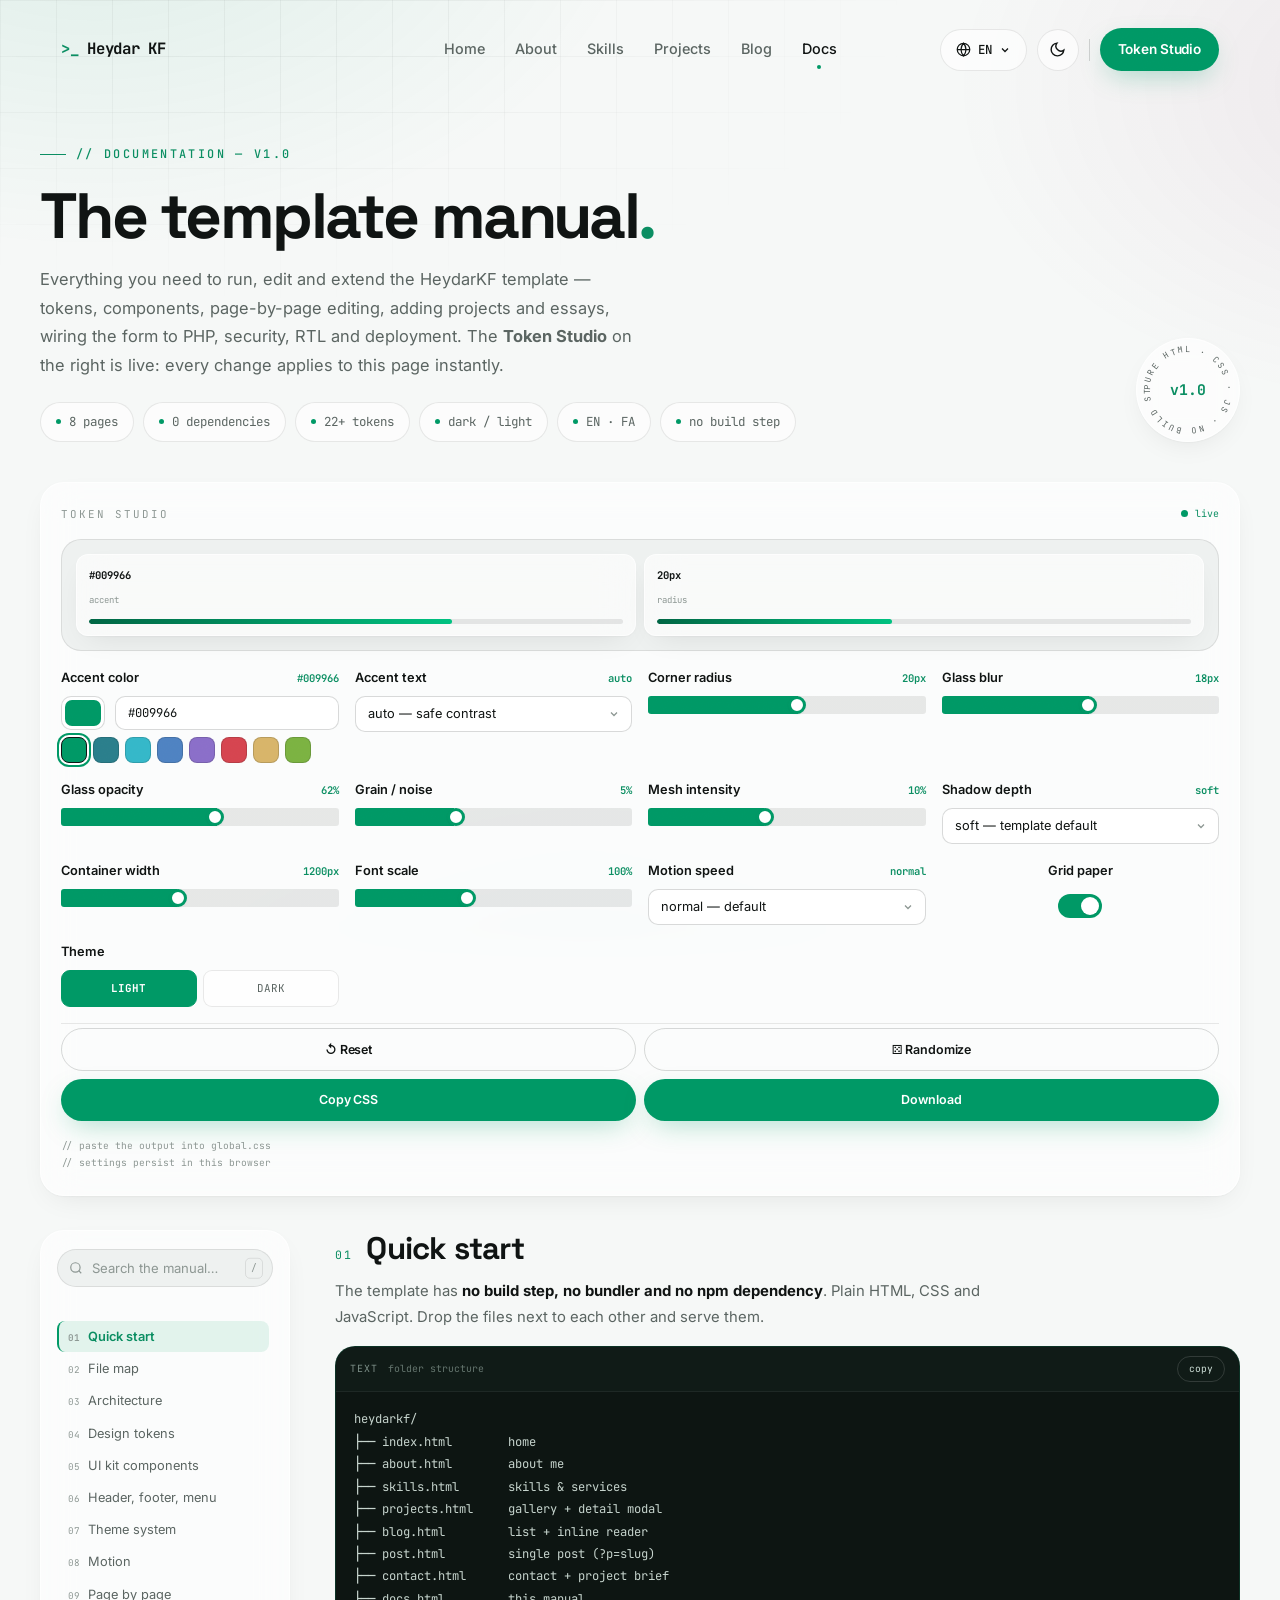
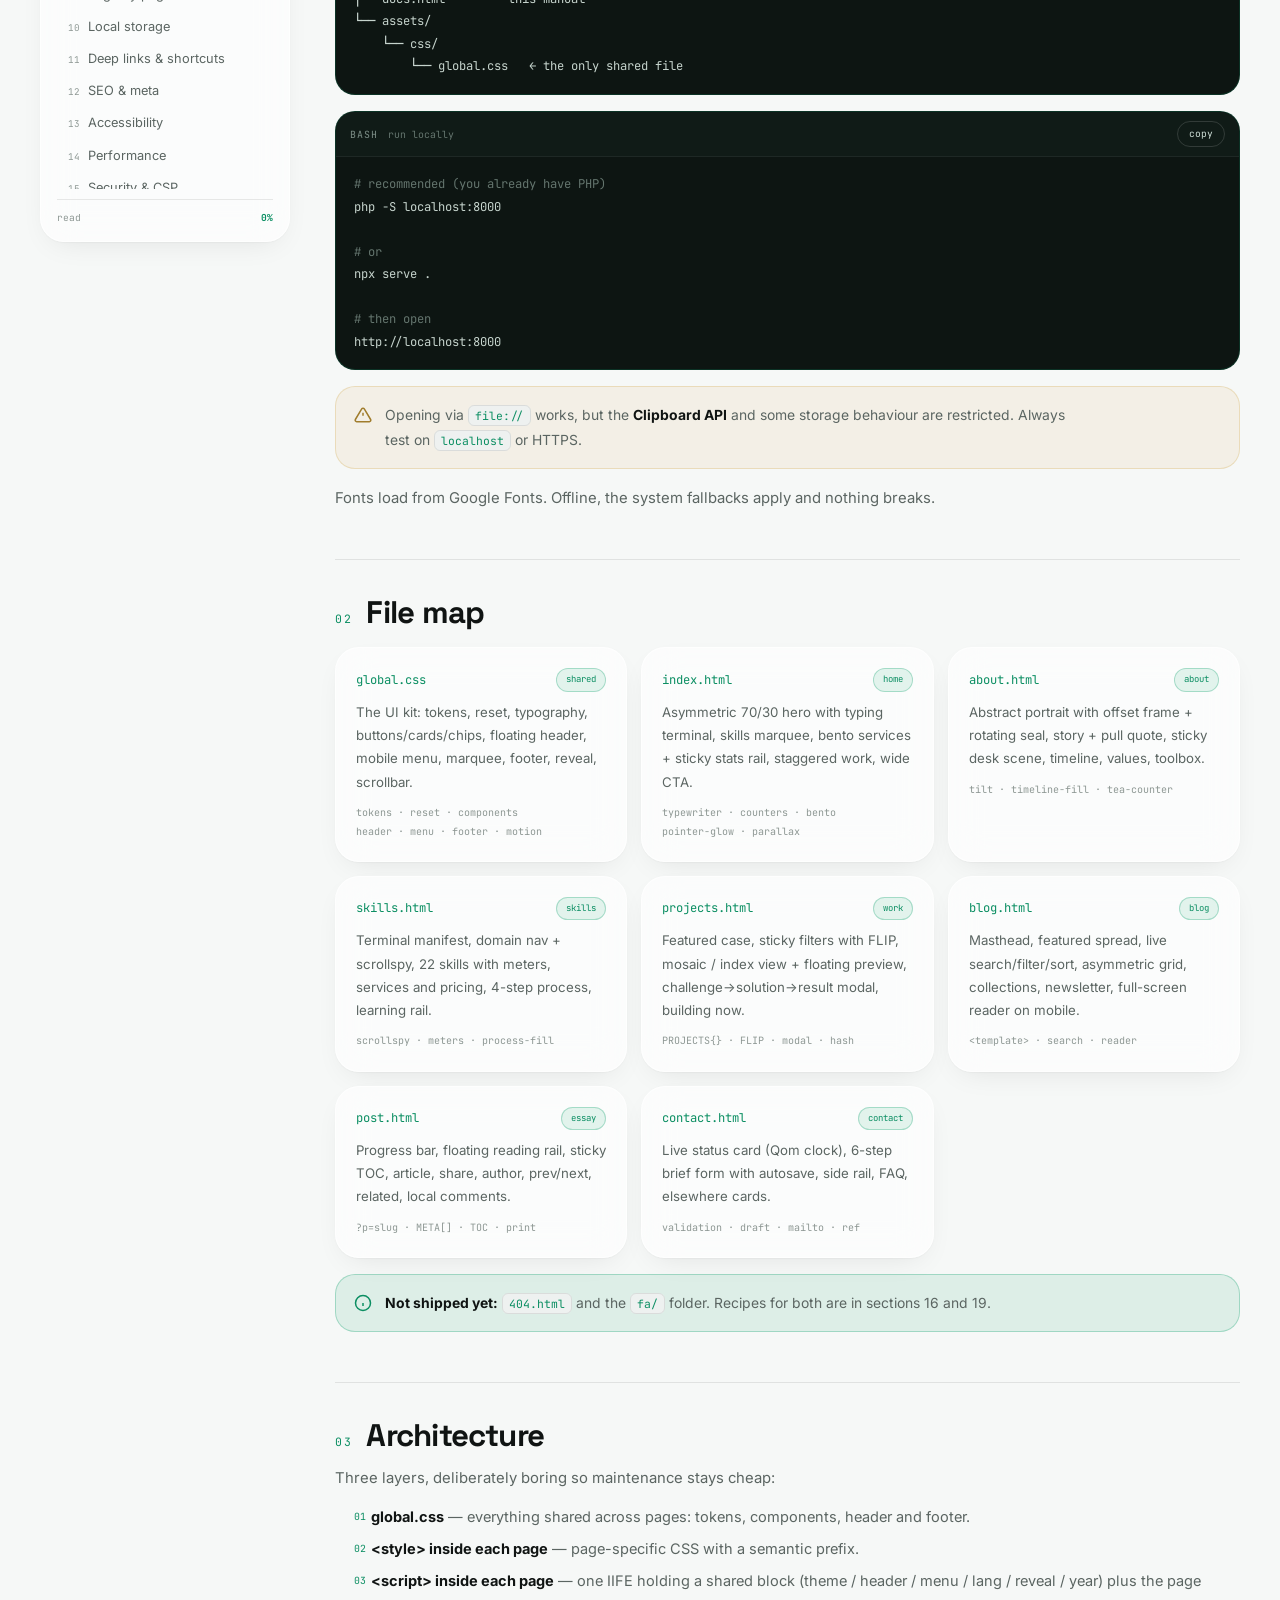
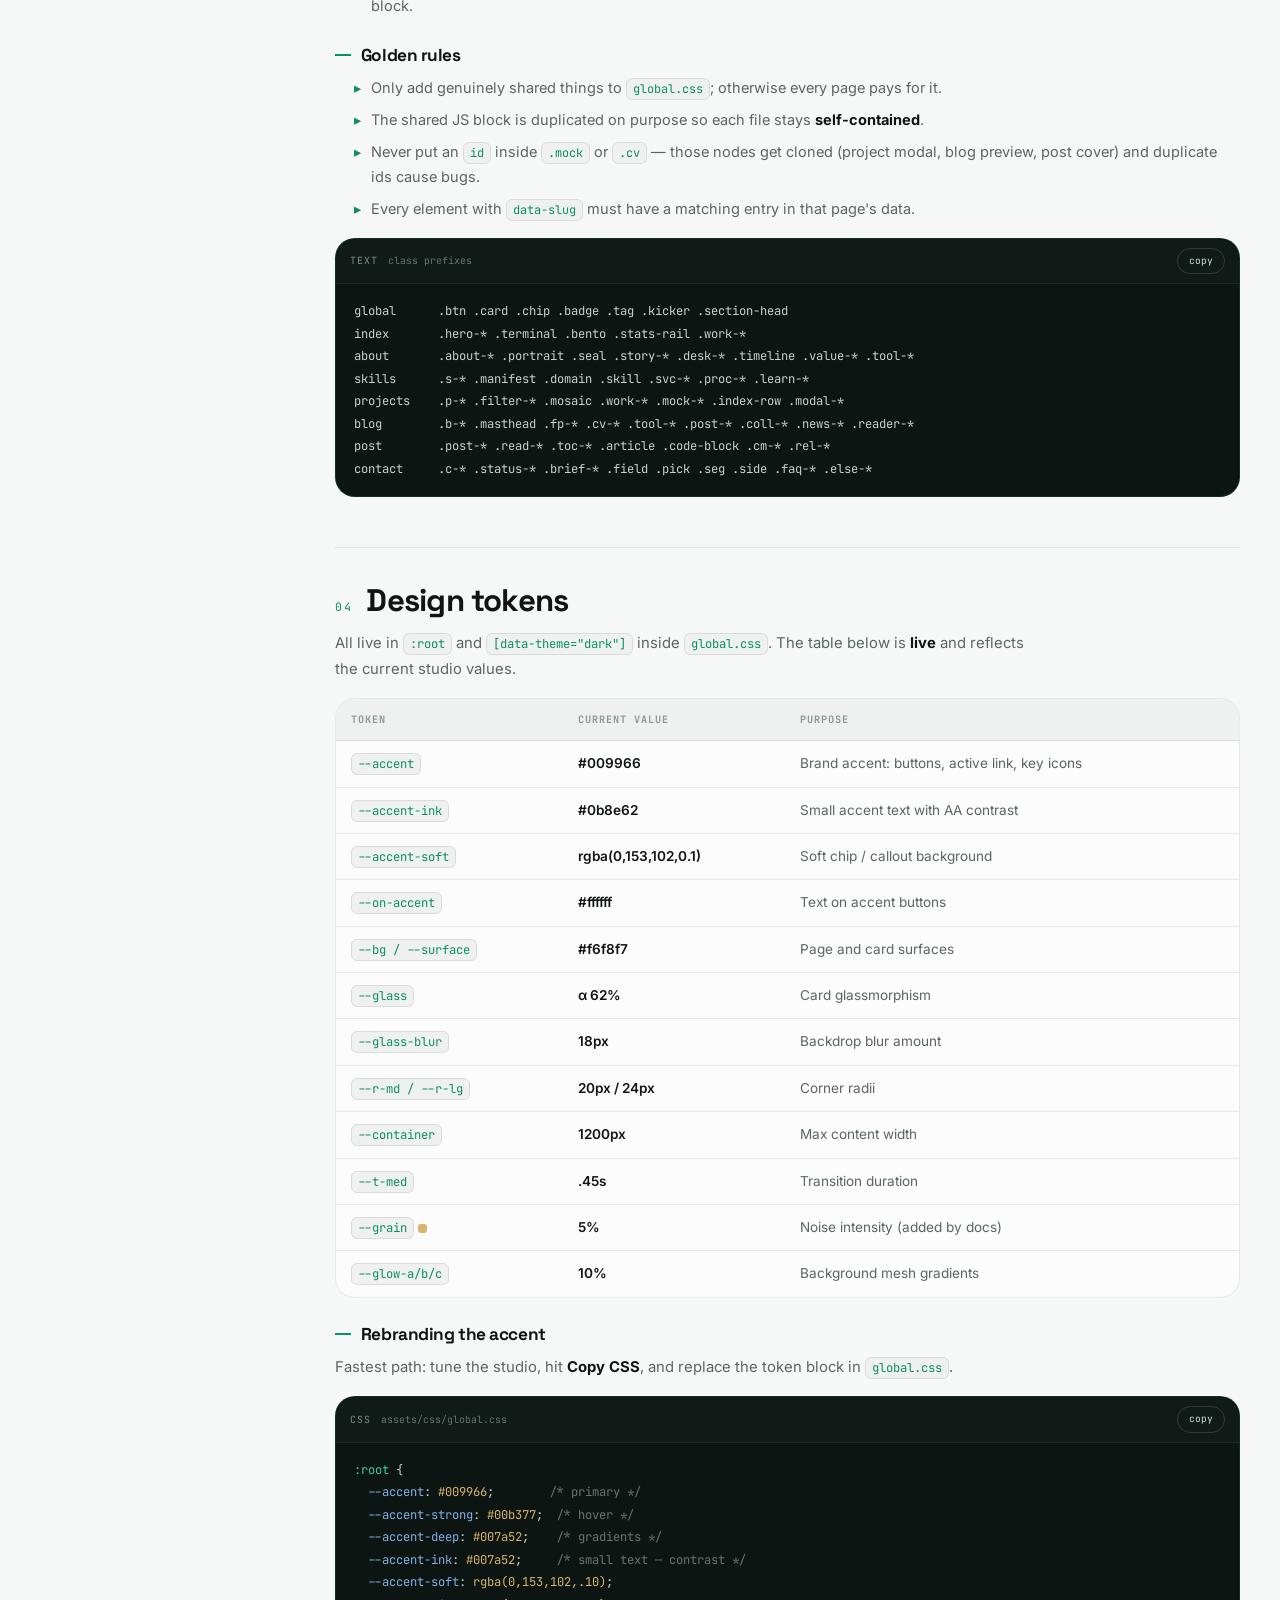
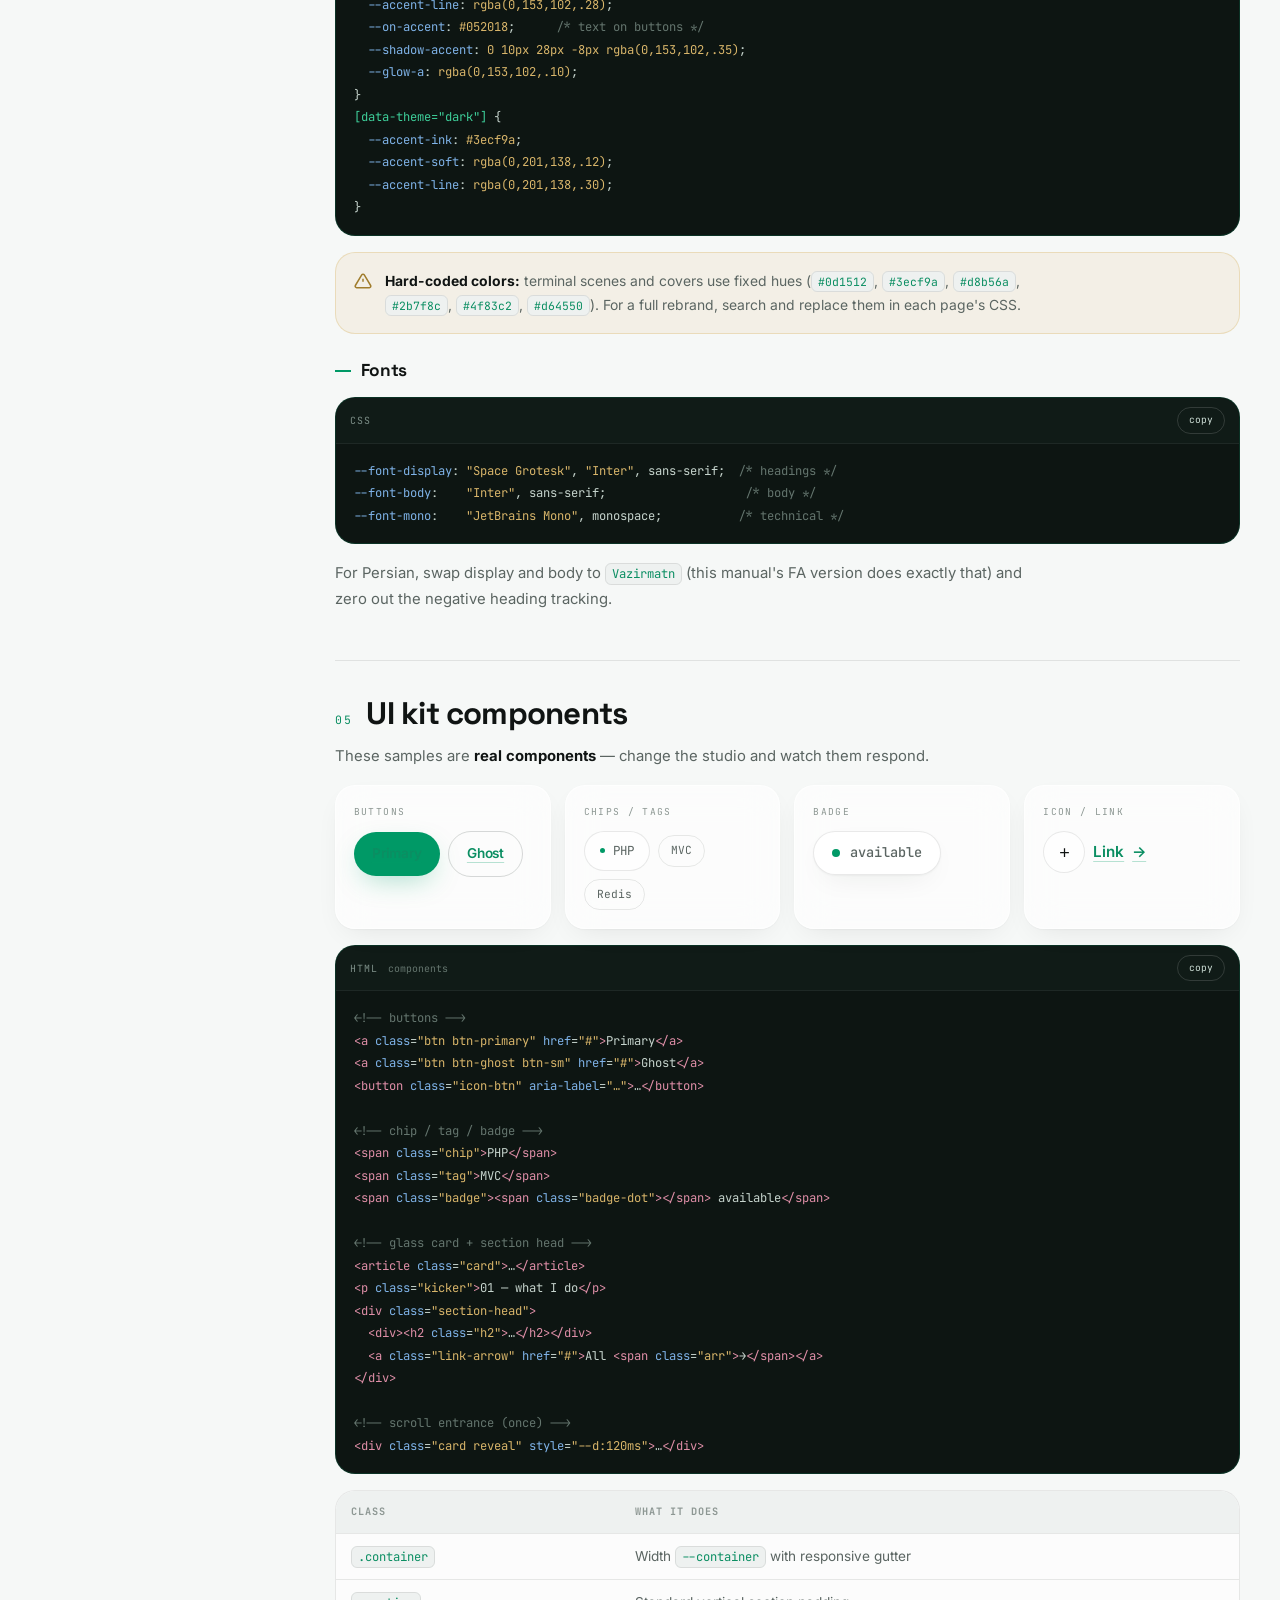
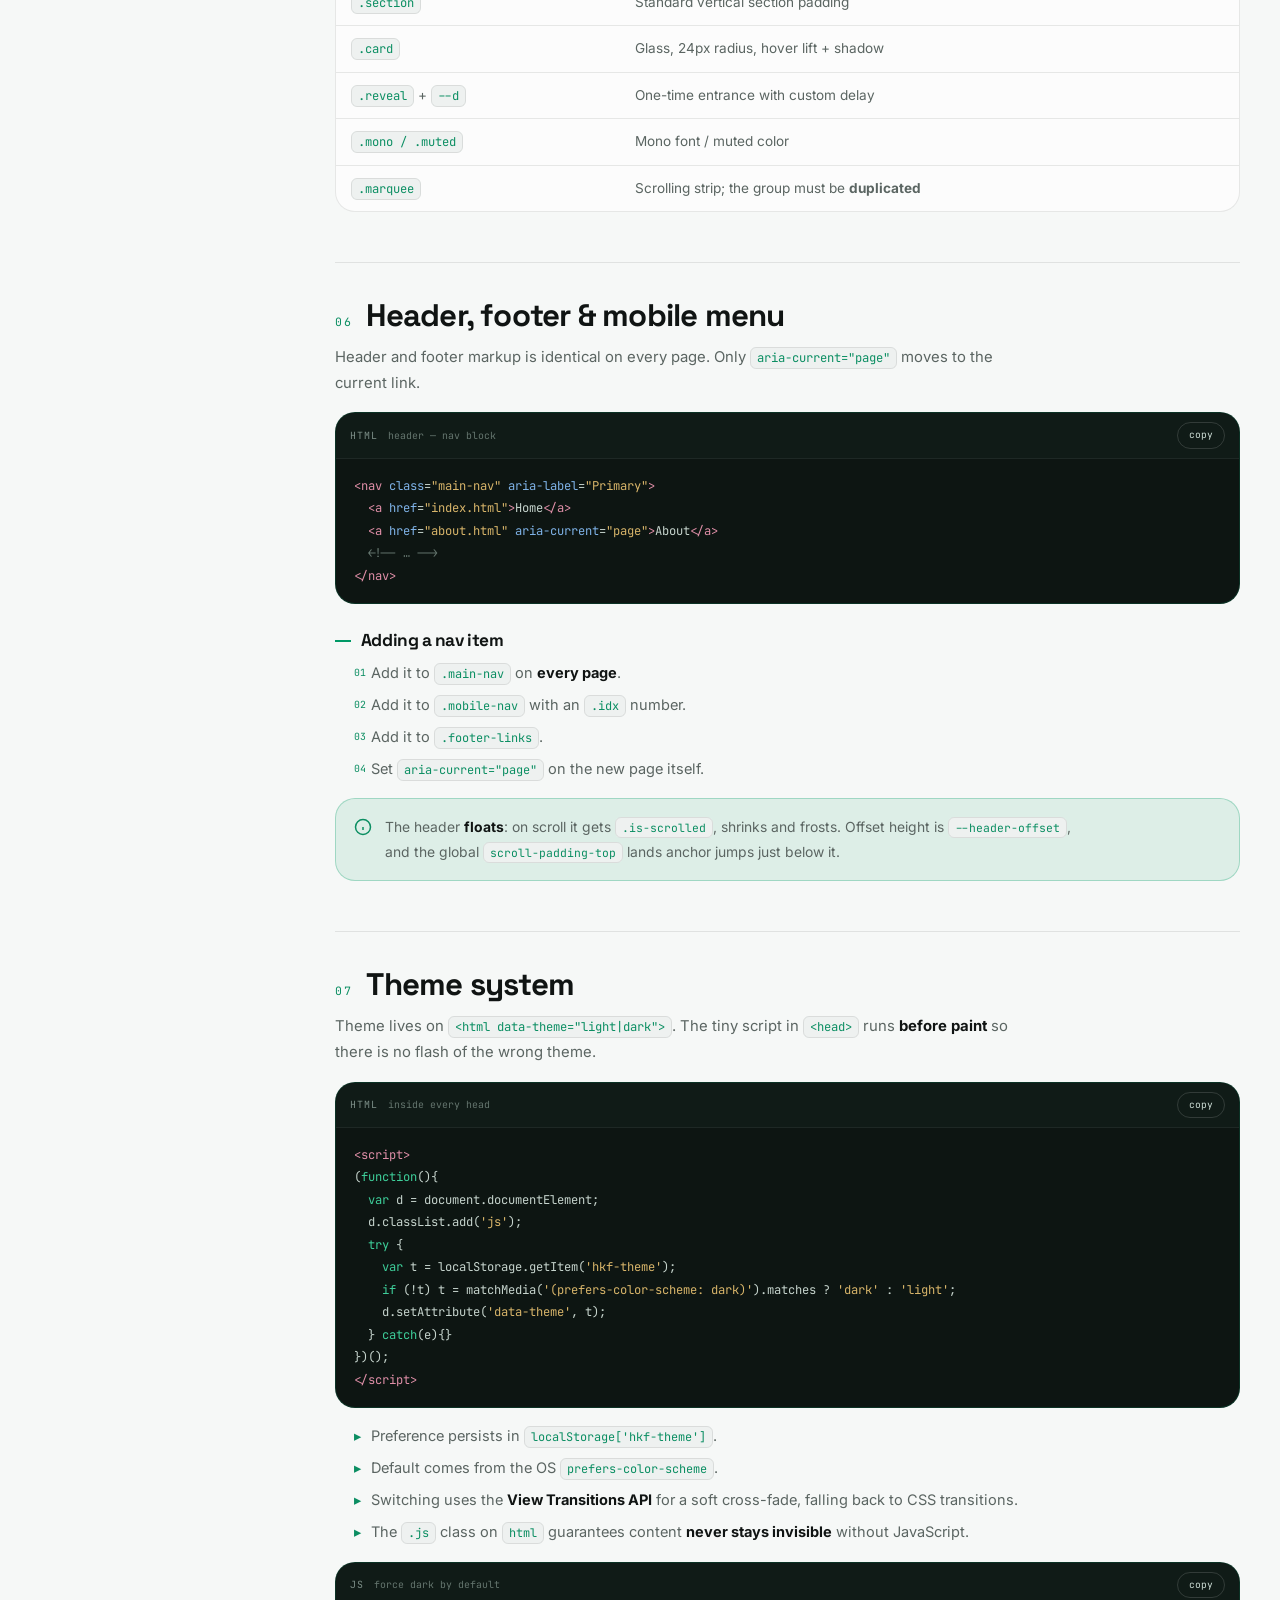
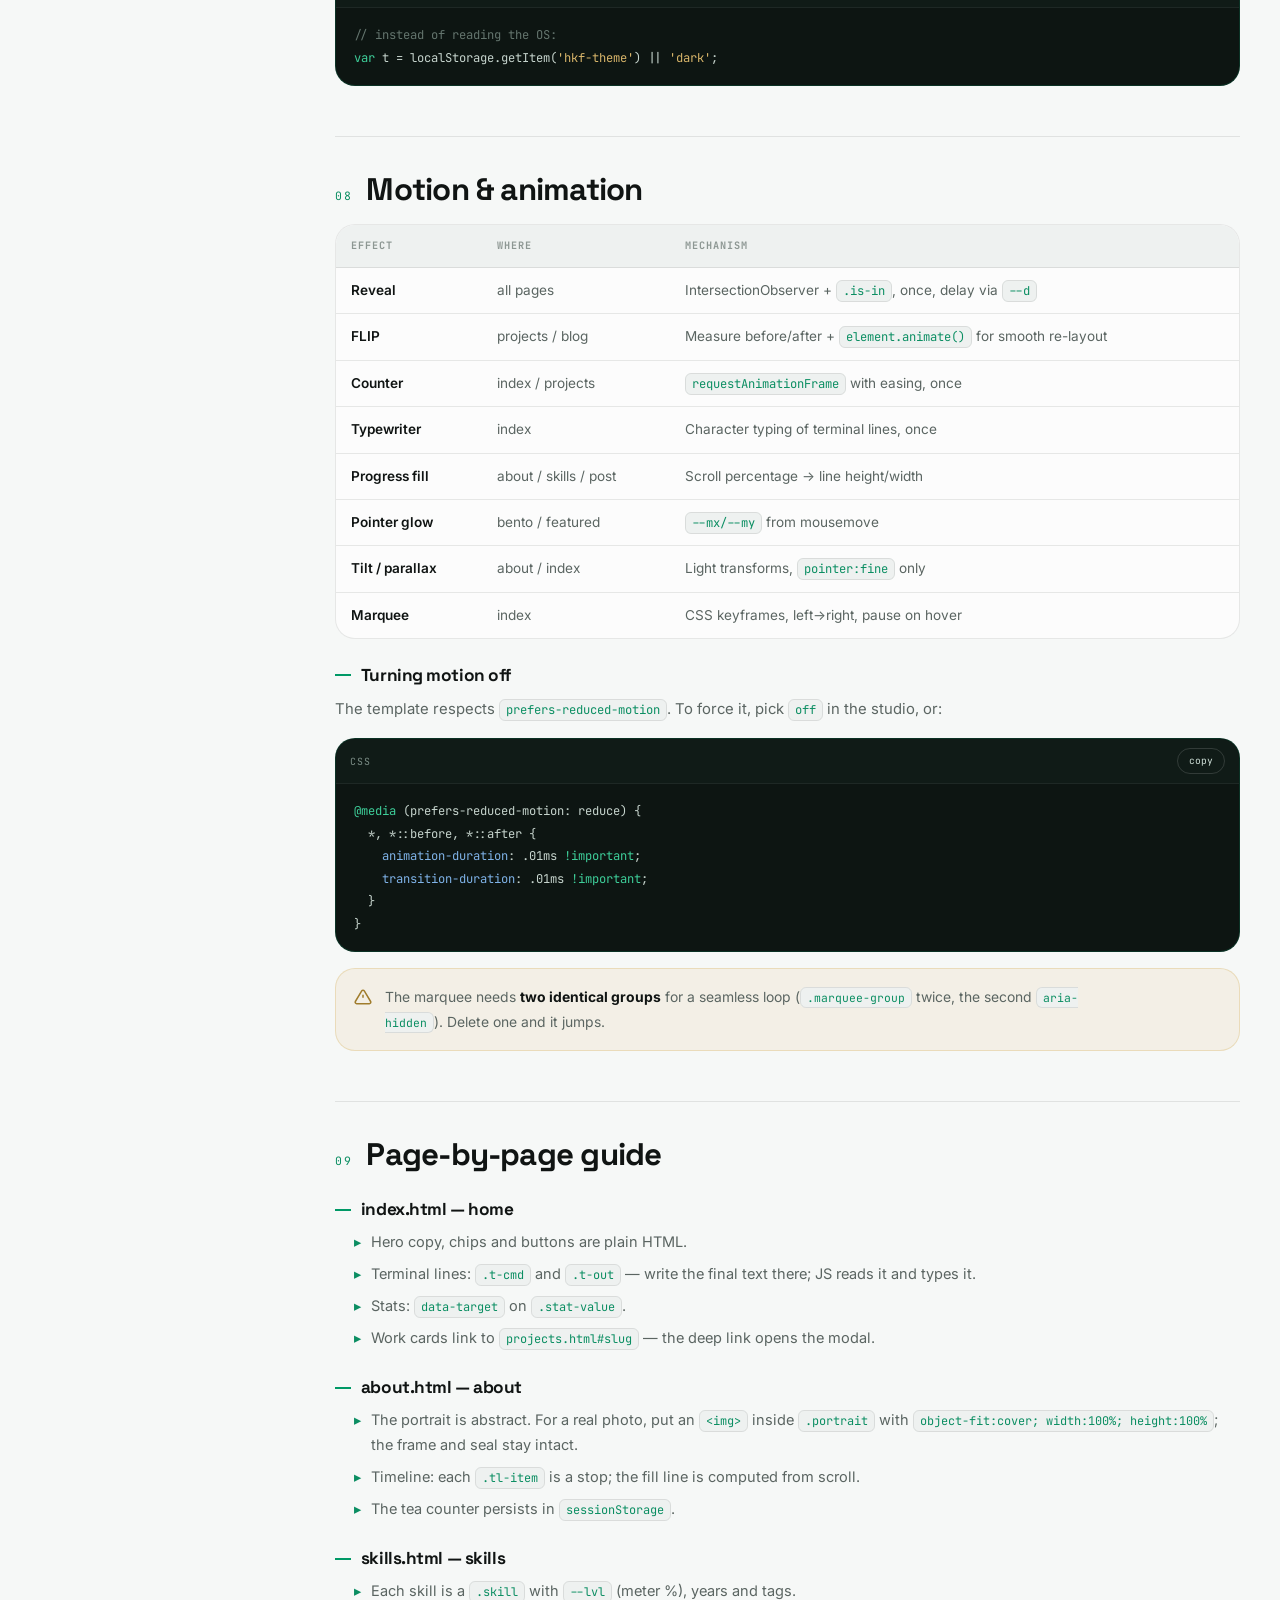
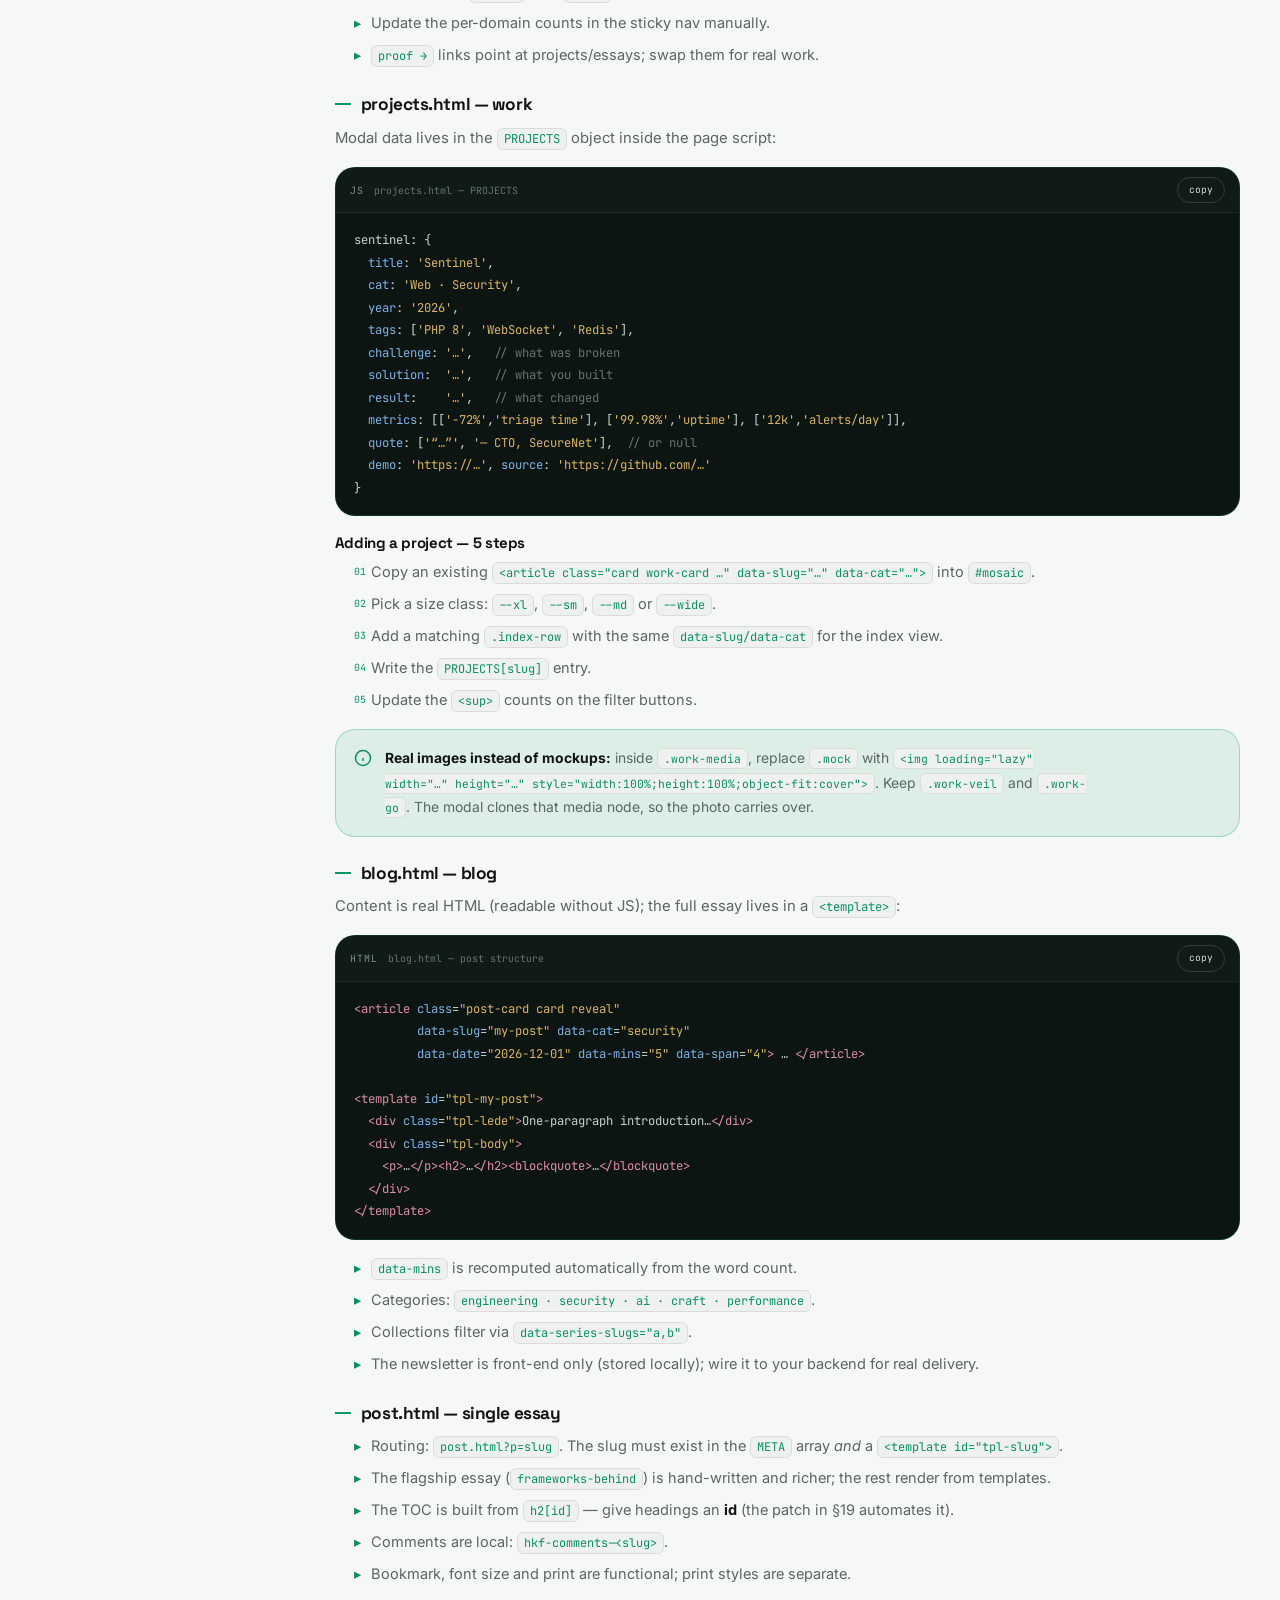
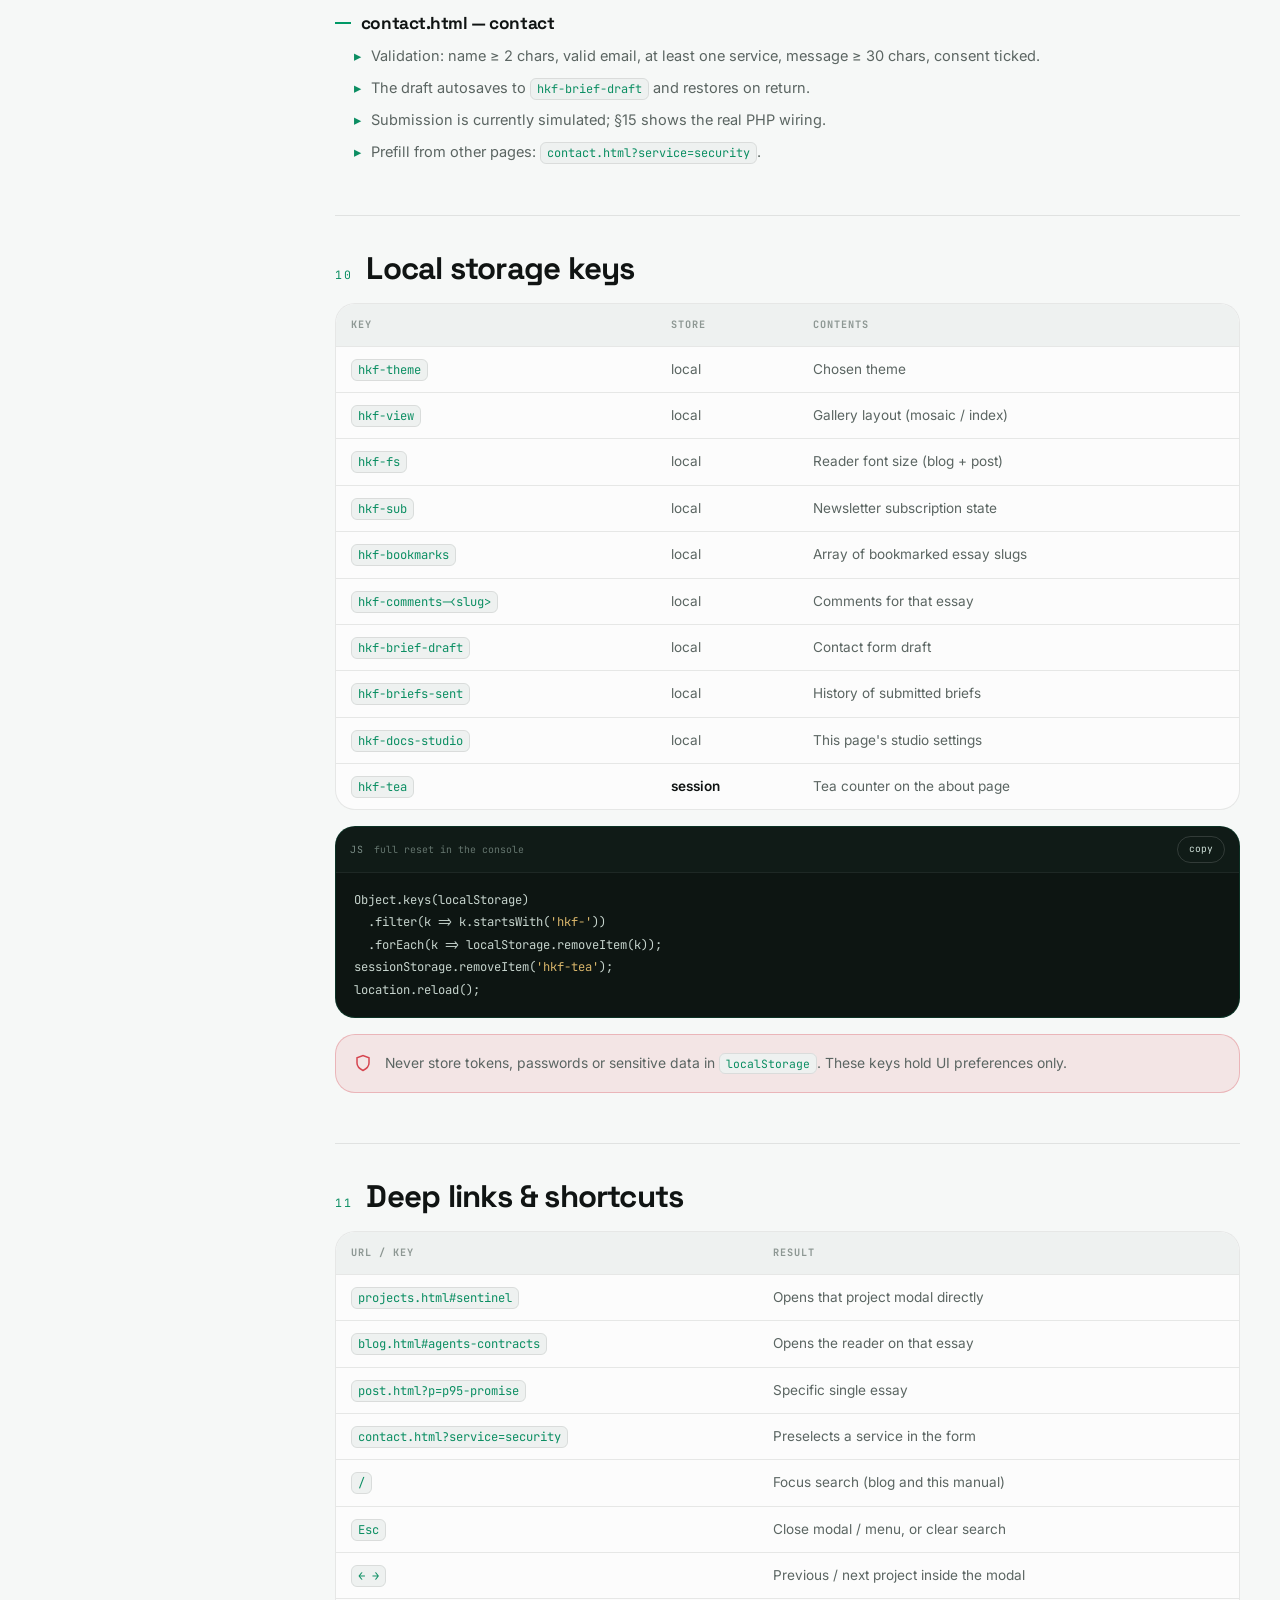
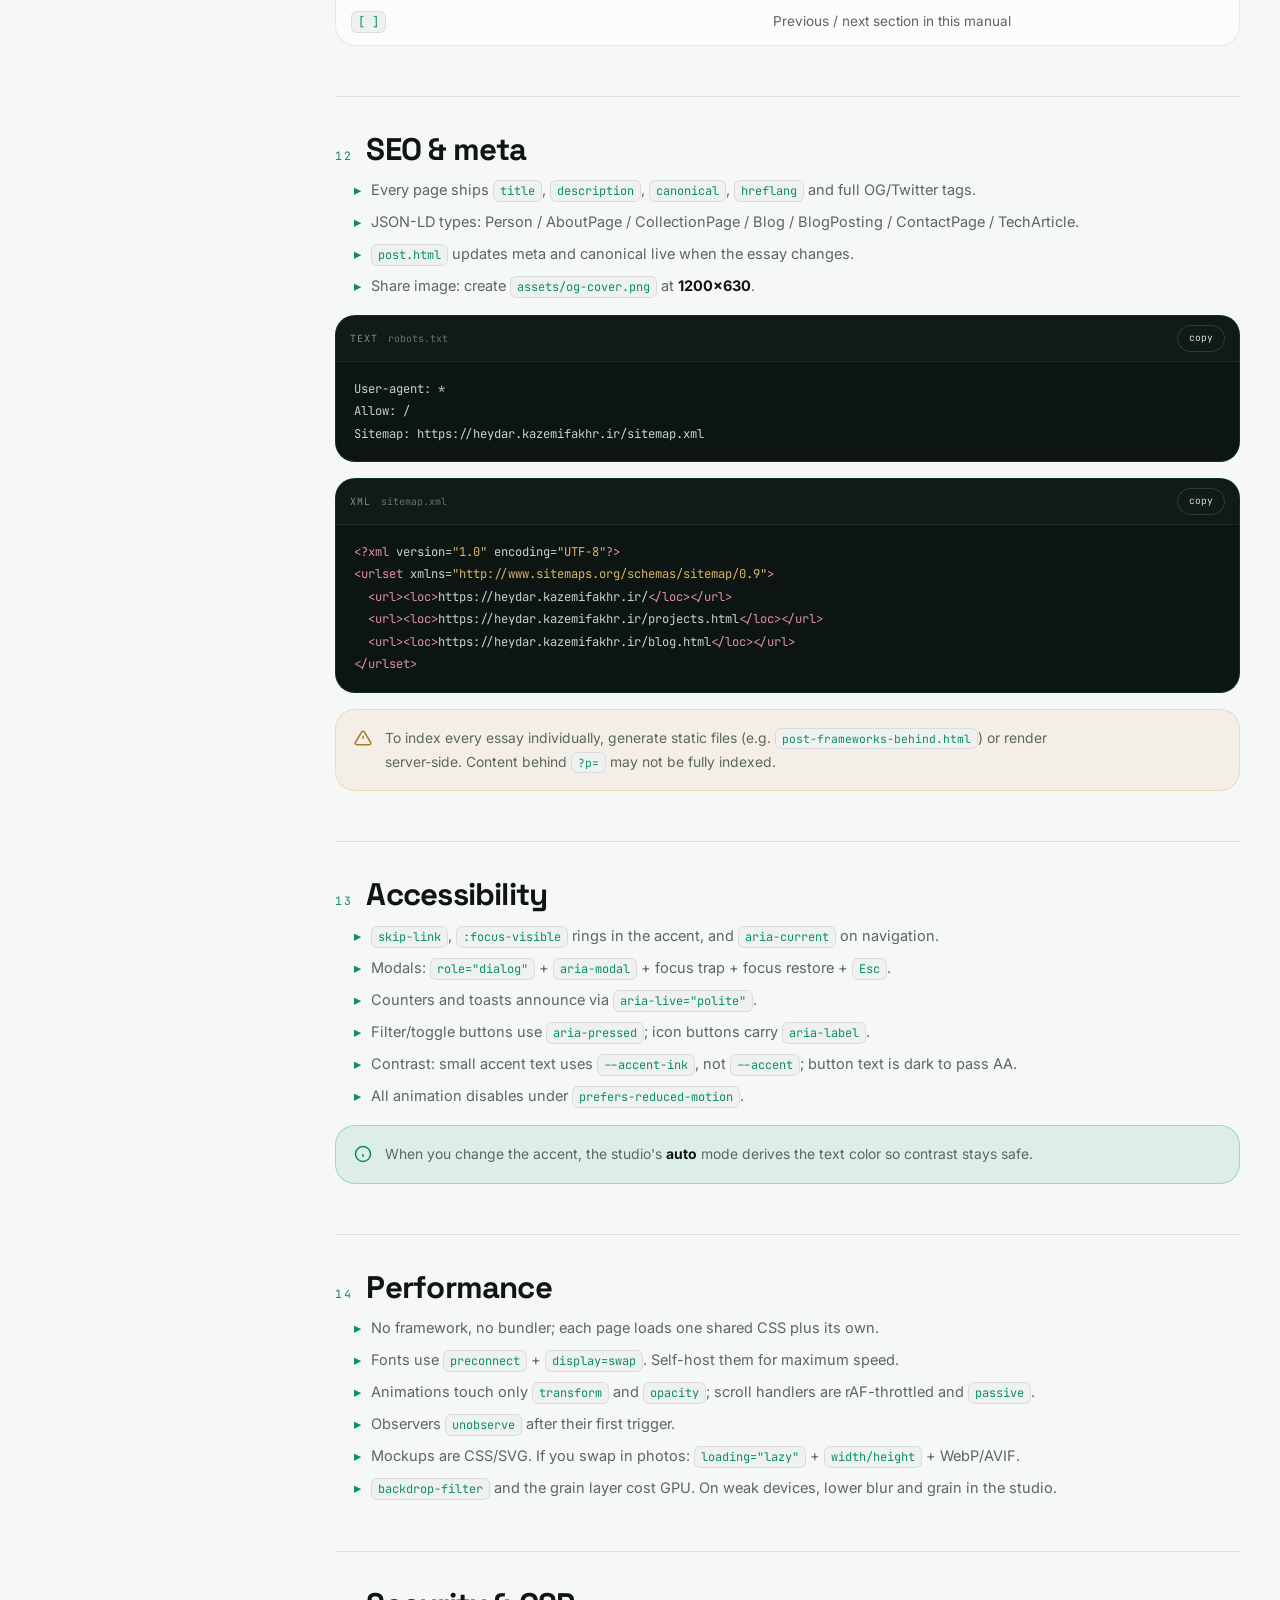
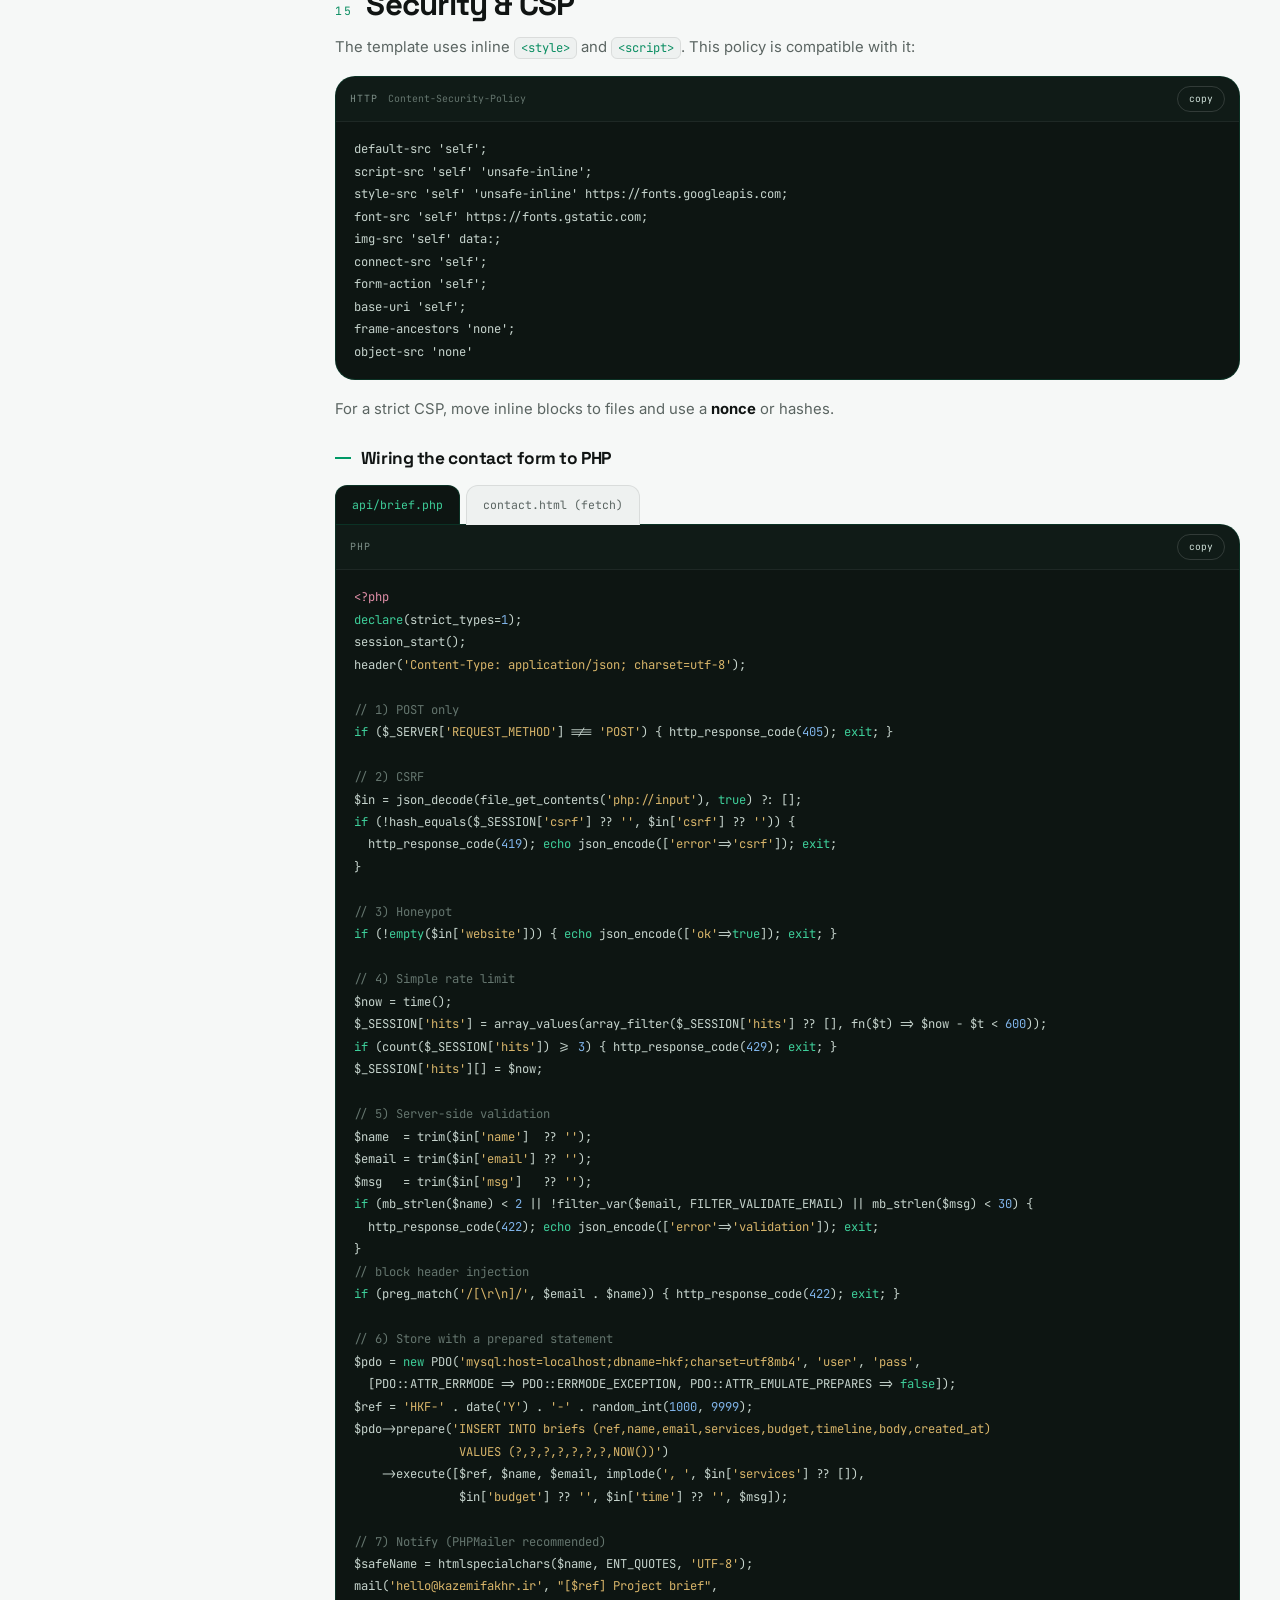
<file: docs.html>
<!DOCTYPE html>
<html lang="en" dir="ltr" data-theme="light">
<head>
<meta charset="UTF-8">
<meta name="viewport" content="width=device-width, initial-scale=1.0">
<title>Documentation — HeydarKF Template Manual</title>
<meta name="description" content="Complete documentation for the HeydarKF template: file structure, design tokens, UI kit, page-by-page editing, adding projects and posts, wiring the contact form to PHP, security, RTL and deployment — with a live Token Studio.">
<meta name="author" content="Heydar Kazemi Fakhr">
<meta name="color-scheme" content="light dark">
<meta name="theme-color" media="(prefers-color-scheme: light)" content="#f6f8f7">
<meta name="theme-color" media="(prefers-color-scheme: dark)" content="#0b0f0e">
<link rel="canonical" href="https://heydar.kazemifakhr.ir/docs.html">
<link rel="alternate" hreflang="fa" href="https://heydar.kazemifakhr.ir/fa/docs.html">
<meta property="og:type" content="article">
<meta property="og:site_name" content="HeydarKF">
<meta property="og:title" content="Documentation — HeydarKF Template">
<meta property="og:description" content="The complete manual, plus a live studio for the design tokens.">
<meta property="og:url" content="https://heydar.kazemifakhr.ir/docs.html">
<meta property="og:image" content="https://heydar.kazemifakhr.ir/assets/og-cover.png">
<meta property="og:image:width" content="1200">
<meta property="og:image:height" content="630">
<meta name="twitter:card" content="summary_large_image">
<meta name="twitter:title" content="Documentation — HeydarKF Template">
<meta name="twitter:description" content="The complete manual, plus a live Token Studio.">
<meta name="twitter:image" content="https://heydar.kazemifakhr.ir/assets/og-cover.png">
<link rel="icon" href="data:image/svg+xml,%3Csvg xmlns='http://www.w3.org/2000/svg' viewBox='0 0 64 64'%3E%3Crect width='64' height='64' rx='16' fill='%230b0f0e'/%3E%3Ctext x='12' y='42' font-family='monospace' font-size='26' font-weight='bold' fill='%2300c98a'%3E%26gt;_%3C/text%3E%3C/svg%3E">

<link rel="preconnect" href="https://fonts.googleapis.com">
<link rel="preconnect" href="https://fonts.gstatic.com" crossorigin>
<link href="https://fonts.googleapis.com/css2?family=Inter:wght@400;500;600;700&family=JetBrains+Mono:wght@400;500;700&family=Space+Grotesk:wght@500;600;700&display=swap" rel="stylesheet">
<link rel="stylesheet" href="assets/css/global.css">

<script>
(function(){var d=document.documentElement;d.classList.add('js');try{var t=localStorage.getItem('hkf-theme');if(!t)t=matchMedia('(prefers-color-scheme: dark)').matches?'dark':'light';d.setAttribute('data-theme',t);}catch(e){}})();
</script>

<script type="application/ld+json">
{
  "@context":"https://schema.org",
  "@type":"TechArticle",
  "headline":"HeydarKF Template — Documentation",
  "description":"Complete manual for the HeydarKF static template: tokens, components, pages, backend wiring, security and deployment.",
  "url":"https://heydar.kazemifakhr.ir/docs.html",
  "author":{"@type":"Person","name":"Heydar Kazemi Fakhr","alternateName":"HeydarKF"},
  "proficiencyLevel":"Beginner to Advanced",
  "dependencies":"None — plain HTML, CSS and JavaScript"
}
</script>

<style>
/* ============ Docs page CSS (EN / LTR) ============ */
:root{
  --teal:#2b7f8c; --cyan:#35b8c9; --amber:#d8b56a; --blue:#4f83c2; --crimson:#d64550; --violet:#8b6fc9;
  --grain:.05; --grid-op:.5; --fs:1;
  --studio-w:326px;
}
html[data-theme="dark"]{ --grain:.07; }
html body{ font-size:calc(16px * var(--fs)); }
body{ line-height:1.72; }
h1,h2,h3,h4{ letter-spacing:-.025em; line-height:1.2; }
p{ line-height:1.75; }
html[data-theme] body::after{ opacity:var(--grain); }
html[data-motion="off"] *,html[data-motion="off"] *::before,html[data-motion="off"] *::after{
  animation-duration:.01ms !important; animation-iteration-count:1 !important; transition-duration:.01ms !important;
}
code,pre,.mono,.kicker,.chip,.tag,.badge{ font-family:var(--font-mono); }

/* ---------- reading progress ---------- */
.doc-progress{ position:fixed; top:0; left:0; height:3px; width:0; z-index:120;
  background:linear-gradient(90deg,var(--accent),var(--accent-strong)); box-shadow:0 0 12px var(--accent-line); transition:width .1s linear; }

/* ---------- hero ---------- */
.doc-hero{ position:relative; padding:calc(var(--header-offset) + 18px) 0 40px; }
.doc-hero::before{ content:""; position:absolute; inset:0;
  background-image:linear-gradient(var(--line) 1px,transparent 1px),linear-gradient(90deg,var(--line) 1px,transparent 1px);
  background-size:56px 56px; opacity:var(--grid-op);
  -webkit-mask-image:radial-gradient(ellipse 70% 90% at 22% 0%,#000 20%,transparent 72%);
  mask-image:radial-gradient(ellipse 70% 90% at 22% 0%,#000 20%,transparent 72%); pointer-events:none; }
.hero-row{ position:relative; display:flex; align-items:flex-end; justify-content:space-between; gap:30px; flex-wrap:wrap; }
.doc-title{ font-size:clamp(2.4rem,5.2vw,4rem); font-weight:700; letter-spacing:-.04em; line-height:1.06; margin-bottom:14px; }
.doc-title .dot{ color:var(--accent-ink); }
.doc-lede{ font-size:1.03rem; max-width:60ch; margin-bottom:22px; }
.hero-chips{ display:flex; flex-wrap:wrap; gap:9px; }
.ver-seal{ position:relative; width:104px; height:104px; flex:none; display:grid; place-items:center; }
.ver-disc{ position:absolute; inset:0; border-radius:50%; background:var(--glass);
  -webkit-backdrop-filter:blur(14px); backdrop-filter:blur(14px); border:1px solid var(--glass-line); box-shadow:var(--shadow-1); }
.ver-seal svg{ position:absolute; inset:0; animation:spin 26s linear infinite; }
.ver-seal text{ font-family:var(--font-mono); font-size:8.4px; letter-spacing:2.1px; fill:var(--muted); }
.ver-core{ position:relative; font-family:var(--font-mono); font-weight:700; font-size:.92rem; color:var(--accent-ink); }
@keyframes spin{ to{ transform:rotate(360deg); } }

/* ---------- token studio ---------- */
.studio{ padding:22px 20px 24px; display:flex; flex-direction:column; gap:16px; margin-bottom:34px; }
.studio:hover{ transform:none; }
.studio-head{ display:flex; align-items:center; justify-content:space-between; gap:12px; }
.studio-title{ font-family:var(--font-mono); font-size:.68rem; letter-spacing:.18em; color:var(--faint); }
.studio-live{ display:inline-flex; align-items:center; gap:7px; font-family:var(--font-mono); font-size:.62rem; color:var(--accent-ink); }
.studio-live i{ width:7px; height:7px; border-radius:50%; background:var(--accent); animation:pulse-dot 2.2s infinite; }
.studio-preview{ display:flex; align-items:center; gap:8px; flex-wrap:wrap; padding:14px; border-radius:var(--r-md);
  background:var(--bg-2); border:1px solid var(--line); }
.sp-card{ flex:1; min-width:96px; padding:11px 12px; border-radius:var(--r-sm); background:var(--glass);
  -webkit-backdrop-filter:blur(var(--glass-blur)); backdrop-filter:blur(var(--glass-blur));
  border:1px solid var(--glass-line); box-shadow:var(--shadow-1); }
.sp-card b{ display:block; font-family:var(--font-mono); font-size:.66rem; color:var(--ink); }
.sp-card span{ font-family:var(--font-mono); font-size:.56rem; color:var(--faint); }
.sp-meter{ height:5px; border-radius:3px; background:var(--line); overflow:hidden; margin-top:7px; }
.sp-meter i{ display:block; height:100%; width:68%; border-radius:3px; background:linear-gradient(90deg,var(--accent-deep),var(--accent-strong)); }
.ctl{ display:flex; flex-direction:column; gap:7px; }
.ctl-lbl{ display:flex; align-items:baseline; justify-content:space-between; gap:10px; font-size:.8rem; font-weight:600; color:var(--ink); }
.ctl-val{ font-family:var(--font-mono); font-size:.66rem; color:var(--accent-ink); }
.ctl-row{ display:flex; align-items:center; gap:10px; }
input[type=range].rng{ flex:1; appearance:none; height:5px; border-radius:3px; cursor:pointer;
  background:linear-gradient(90deg,var(--accent) var(--fill,40%),var(--line) var(--fill,40%)); }
input[type=range].rng::-webkit-slider-thumb{ appearance:none; width:18px; height:18px; border-radius:50%;
  background:var(--surface); border:3px solid var(--accent); box-shadow:var(--shadow-1); cursor:grab; transition:transform var(--t-fast) var(--ease); }
input[type=range].rng::-webkit-slider-thumb:hover{ transform:scale(1.14); }
input[type=range].rng::-moz-range-thumb{ width:14px; height:14px; border-radius:50%; background:var(--surface); border:3px solid var(--accent); cursor:grab; }
input[type=range].rng:focus-visible{ outline:2px solid var(--accent-ink); outline-offset:4px; }
input[type=color].clr{ width:44px; height:34px; padding:0; border:1px solid var(--line-2); border-radius:10px; background:var(--surface); cursor:pointer; }
input[type=color].clr::-webkit-color-swatch-wrapper{ padding:3px; }
input[type=color].clr::-webkit-color-swatch{ border:none; border-radius:7px; }
.hexin{ flex:1; height:34px; padding:0 12px; border-radius:10px; border:1px solid var(--line-2); background:var(--surface);
  color:var(--ink); font-family:var(--font-mono); font-size:.76rem; }
.hexin:focus{ outline:none; border-color:var(--accent-line); box-shadow:0 0 0 3px var(--accent-soft); }
.sel-mini{ width:100%; height:36px; padding:0 32px 0 12px; border-radius:10px; border:1px solid var(--line-2);
  background:var(--surface); color:var(--ink); font:inherit; font-size:.8rem; cursor:pointer; appearance:none;
  background-image:url("data:image/svg+xml,%3Csvg xmlns='http://www.w3.org/2000/svg' width='12' height='12' viewBox='0 0 24 24' fill='none' stroke='%238d9793' stroke-width='2.5'%3E%3Cpolyline points='6 9 12 15 18 9'/%3E%3C/svg%3E");
  background-repeat:no-repeat; background-position:right 11px center; }
.sel-mini:focus{ outline:none; border-color:var(--accent-line); box-shadow:0 0 0 3px var(--accent-soft); }
.seg-mini{ display:flex; gap:6px; }
.seg-mini button{ flex:1; padding:8px 6px; border-radius:9px; border:1px solid var(--line); background:var(--glass);
  font-family:var(--font-mono); font-size:.68rem; color:var(--muted); transition:all var(--t-fast) var(--ease); }
.seg-mini button:hover{ border-color:var(--accent-line); color:var(--ink); }
.seg-mini button[aria-pressed="true"]{ background:var(--accent); border-color:var(--accent); color:var(--on-accent); font-weight:700; }
.swatches{ display:flex; gap:6px; flex-wrap:wrap; }
.sw{ width:26px; height:26px; border-radius:8px; border:1.5px solid var(--line-2); cursor:pointer; transition:transform var(--t-fast) var(--ease),border-color var(--t-fast) var(--ease); }
.sw:hover{ transform:translateY(-2px) scale(1.06); border-color:var(--ink); }
.sw[aria-pressed="true"]{ border-color:var(--ink); box-shadow:0 0 0 2px var(--surface),0 0 0 4px var(--accent); }
.toggle-row{ display:flex; align-items:center; justify-content:space-between; gap:12px; }
.tgl{ width:44px; height:24px; border-radius:999px; background:var(--line-2); position:relative; flex:none; transition:background-color var(--t-fast) var(--ease); }
.tgl::after{ content:""; position:absolute; top:3px; left:3px; width:18px; height:18px; border-radius:50%;
  background:var(--surface); box-shadow:var(--shadow-1); transition:transform var(--t-fast) var(--ease); }
.tgl[aria-pressed="true"]{ background:var(--accent); }
.tgl[aria-pressed="true"]::after{ transform:translateX(20px); }
.studio-actions{ display:grid; grid-template-columns:1fr 1fr; gap:8px; padding-top:4px; border-top:1px solid var(--line); }
.studio-actions .btn{ padding:10px 12px; font-size:.78rem; }
.studio-note{ font-family:var(--font-mono); font-size:.6rem; color:var(--faint); line-height:1.8; }

/* ---------- shell ---------- */
.doc-shell{ display:grid; grid-template-columns:250px minmax(0,1fr); gap:clamp(24px,3.5vw,52px); align-items:start; padding-bottom:60px; }
.toc-col{ position:sticky; top:104px; display:flex; flex-direction:column; gap:14px; }
.toc-card{ padding:18px 16px 14px; }
.toc-card:hover{ transform:none; }
.search-box{ position:relative; margin-bottom:12px; }
.search-box svg{ position:absolute; left:12px; top:50%; transform:translateY(-50%); color:var(--faint); pointer-events:none; }
.search-in{ width:100%; height:38px; padding:0 34px; border-radius:var(--r-pill); border:1px solid var(--line);
  background:var(--bg-2); color:var(--ink); font:inherit; font-size:.82rem; }
.search-in::placeholder{ color:var(--faint); }
.search-in:focus{ outline:none; border-color:var(--accent-line); box-shadow:0 0 0 3px var(--accent-soft); }
.search-kbd{ position:absolute; right:10px; top:50%; transform:translateY(-50%);
  font-family:var(--font-mono); font-size:.6rem; color:var(--faint); border:1px solid var(--line); border-radius:5px; padding:1px 5px; pointer-events:none; }
.search-count{ font-family:var(--font-mono); font-size:.62rem; color:var(--accent-ink); margin-bottom:8px; min-height:14px; }
.toc-list{ display:flex; flex-direction:column; gap:1px; max-height:52vh; overflow-y:auto; padding-right:4px; }
.toc-list::-webkit-scrollbar{ width:6px; }
.toc-list::-webkit-scrollbar-track{ background:transparent; }
.toc-list::-webkit-scrollbar-thumb{ background:var(--line-2); border-radius:3px; border:none; }
.toc-list::-webkit-scrollbar-thumb:hover{ background:var(--accent); }
.toc-link{ display:flex; align-items:baseline; gap:8px; padding:6px 9px; border-radius:8px; border-left:2px solid transparent;
  font-size:.8rem; color:var(--muted); text-decoration:none; line-height:1.5; transition:all var(--t-fast) var(--ease); }
.toc-link .n{ font-family:var(--font-mono); font-size:.58rem; color:var(--faint); flex:none; }
.toc-link:hover{ color:var(--ink); background:var(--bg-2); }
.toc-link[aria-current="true"]{ color:var(--accent-ink); border-left-color:var(--accent); background:var(--accent-soft); font-weight:600; }
.toc-link.hide{ display:none; }
.toc-foot{ margin-top:10px; padding-top:10px; border-top:1px solid var(--line); display:flex; justify-content:space-between;
  font-family:var(--font-mono); font-size:.6rem; color:var(--faint); }
.toc-foot b{ color:var(--accent-ink); }

/* ---------- content ---------- */
.doc-body{ min-width:0; }
.sec{ padding:34px 0; border-top:1px solid var(--line); scroll-margin-top:110px; }
.sec:first-child{ border-top:0; padding-top:0; }
.sec-head{ display:flex; align-items:baseline; gap:14px; margin-bottom:10px; flex-wrap:wrap; }
.sec-num{ font-family:var(--font-mono); font-size:.72rem; color:var(--accent-ink); letter-spacing:.16em; }
.sec h2{ font-size:clamp(1.4rem,2.6vw,1.95rem); font-weight:700; }
.sec h3{ font-size:1.08rem; font-weight:700; margin:26px 0 10px; display:flex; align-items:center; gap:10px; }
.sec h3::before{ content:""; width:16px; height:2px; background:var(--accent); flex:none; }
.sec h4{ font-size:.94rem; font-weight:700; margin:18px 0 8px; color:var(--ink); }
.sec p{ color:var(--muted); font-size:.93rem; margin-bottom:14px; max-width:78ch; }
.sec p strong,.sec li strong{ color:var(--ink); }
.sec ul,.sec ol{ margin:0 0 16px 1.2em; list-style:none; }
.sec ul li,.sec ol li{ position:relative; padding-left:1.2em; color:var(--muted); font-size:.91rem; margin-bottom:7px; }
.sec ul li::before{ content:"▸"; position:absolute; left:0; color:var(--accent-ink); }
.sec ol{ counter-reset:s; }
.sec ol li{ counter-increment:s; }
.sec ol li::before{ content:counter(s,decimal-leading-zero); position:absolute; left:0; top:.3em;
  font-family:var(--font-mono); font-size:.68em; color:var(--accent-ink); }
.sec a{ color:var(--accent-ink); text-decoration:underline; text-underline-offset:4px; text-decoration-color:var(--accent-line); }
.sec a:hover{ text-decoration-color:var(--accent-ink); }
.sec :not(pre)>code{ font-family:var(--font-mono); font-size:.82em; background:var(--bg-2); border:1px solid var(--line);
  padding:2px 6px; border-radius:6px; color:var(--accent-ink); }

/* code blocks */
.code-block{ margin:16px 0; border-radius:var(--r-md); overflow:hidden; border:1px solid rgba(0,201,138,.16); background:#0d1512; }
.code-bar{ display:flex; align-items:center; gap:10px; padding:9px 14px; background:#101b17; border-bottom:1px solid rgba(255,255,255,.06); }
.code-lang{ font-family:var(--font-mono); font-size:.62rem; color:#7d8f88; letter-spacing:.1em; text-transform:uppercase; }
.code-file{ font-family:var(--font-mono); font-size:.62rem; color:#64756e; flex:1; }
.code-copy{ display:inline-flex; align-items:center; gap:6px; padding:4px 11px; border-radius:var(--r-pill);
  border:1px solid rgba(255,255,255,.14); color:#cfe0d8; font-family:var(--font-mono); font-size:.6rem; transition:all var(--t-fast) var(--ease); }
.code-copy:hover{ border-color:var(--accent); color:#3ecf9a; }
.code-copy.done{ border-color:var(--accent); color:#3ecf9a; }
.code-block pre{ margin:0; padding:16px 18px; overflow-x:auto;
  font-family:var(--font-mono); font-size:.76rem; line-height:1.85; color:#c6d4cd; }
.code-block pre::-webkit-scrollbar{ height:8px; }
.code-block pre::-webkit-scrollbar-track{ background:#101b17; }
.code-block pre::-webkit-scrollbar-thumb{ background:#26362f; border-radius:4px; border:none; }
.code-block pre::-webkit-scrollbar-thumb:hover{ background:var(--accent); }
.code-block .k{ color:#3ecf9a; } .code-block .s{ color:#d8b56a; } .code-block .c{ color:#64756e; }
.code-block .n{ color:#7fb3e8; } .code-block .t{ color:#e08fa8; }

/* tables */
.tbl-wrap{ overflow-x:auto; margin:16px 0; border:1px solid var(--line); border-radius:var(--r-md); background:var(--glass); }
.tbl-wrap::-webkit-scrollbar{ height:8px; }
.tbl-wrap::-webkit-scrollbar-thumb{ background:var(--line-2); border-radius:4px; border:none; }
table.doc-tbl{ width:100%; border-collapse:collapse; font-size:.85rem; min-width:520px; }
table.doc-tbl th{ text-align:left; padding:12px 15px; background:var(--bg-2); font-family:var(--font-mono);
  font-size:.64rem; letter-spacing:.1em; color:var(--faint); text-transform:uppercase; border-bottom:1px solid var(--line); white-space:nowrap; }
table.doc-tbl td{ padding:11px 15px; border-bottom:1px solid var(--line); color:var(--muted); vertical-align:top; }
table.doc-tbl tr:last-child td{ border-bottom:0; }
table.doc-tbl tr:hover td{ background:var(--accent-soft); }
table.doc-tbl td b{ color:var(--ink); font-weight:600; }
table.doc-tbl td code{ font-size:.76rem; }
.dot-hue{ display:inline-block; width:9px; height:9px; border-radius:3px; margin-right:6px; vertical-align:-1px; }

/* callouts */
.note{ display:flex; gap:13px; align-items:flex-start; padding:16px 18px; border-radius:var(--r-md); margin:16px 0;
  background:var(--accent-soft); border:1px solid var(--accent-line); }
.note svg{ flex:none; color:var(--accent-ink); margin-top:3px; }
.note p{ margin:0; font-size:.87rem; }
.note.warn{ background:rgba(216,181,106,.12); border-color:rgba(216,181,106,.35); }
.note.warn svg{ color:#a07c2c; }
html[data-theme="dark"] .note.warn svg{ color:var(--amber); }
.note.danger{ background:rgba(214,69,80,.1); border-color:rgba(214,69,80,.3); }
.note.danger svg{ color:var(--crimson); }

/* live samples */
.samples{ display:grid; grid-template-columns:repeat(auto-fit,minmax(210px,1fr)); gap:14px; margin:16px 0; }
.sample{ padding:18px; border-radius:var(--r-md); background:var(--glass); border:1px solid var(--glass-line);
  -webkit-backdrop-filter:blur(var(--glass-blur)); backdrop-filter:blur(var(--glass-blur)); box-shadow:var(--shadow-1);
  display:flex; flex-direction:column; gap:11px; }
.sample-lbl{ font-family:var(--font-mono); font-size:.6rem; letter-spacing:.14em; color:var(--faint); }
.sample-row{ display:flex; gap:8px; flex-wrap:wrap; align-items:center; }

/* tabs */
.tabs{ margin:16px 0; }
.tab-list{ display:flex; gap:6px; flex-wrap:wrap; margin-bottom:-1px; position:relative; z-index:1; }
.tab-btn{ padding:9px 16px; border-radius:12px 12px 0 0; border:1px solid var(--line); border-bottom-color:transparent;
  background:var(--bg-2); font-family:var(--font-mono); font-size:.72rem; color:var(--muted); transition:all var(--t-fast) var(--ease); }
.tab-btn:hover{ color:var(--ink); }
.tab-btn[aria-selected="true"]{ background:#0d1512; border-color:rgba(0,201,138,.16); color:#3ecf9a; }
.tab-panel[hidden]{ display:none; }
.tab-panel .code-block{ margin:0; border-radius:0 var(--r-md) var(--r-md) var(--r-md); }

/* page cards */
.page-grid{ display:grid; grid-template-columns:repeat(auto-fit,minmax(250px,1fr)); gap:14px; margin:16px 0; }
.page-card{ padding:20px; display:flex; flex-direction:column; gap:9px; }
.page-card .pc-top{ display:flex; align-items:center; justify-content:space-between; gap:10px; }
.page-card .pc-file{ font-family:var(--font-mono); font-size:.76rem; color:var(--accent-ink); }
.page-card .pc-badge{ font-family:var(--font-mono); font-size:.56rem; padding:3px 9px; border-radius:var(--r-pill);
  background:var(--accent-soft); border:1px solid var(--accent-line); color:var(--accent-ink); }
.page-card p{ font-size:.83rem; margin:0; }
.page-card .pc-list{ font-family:var(--font-mono); font-size:.63rem; color:var(--faint); line-height:1.9; }

/* section nav */
.sec-nav{ display:grid; grid-template-columns:1fr 1fr; gap:14px; margin-top:34px; }
.sn-btn{ display:flex; flex-direction:column; gap:5px; padding:16px 18px; border-radius:var(--r-md);
  border:1px solid var(--line); background:var(--glass); text-align:left; transition:all var(--t-fast) var(--ease); }
.sn-btn:hover{ border-color:var(--accent-line); transform:translateY(-2px); }
.sn-btn span{ font-family:var(--font-mono); font-size:.6rem; color:var(--faint); }
.sn-btn b{ font-size:.9rem; color:var(--ink); }
.sn-btn:hover b{ color:var(--accent-ink); }
.sn-btn.next{ align-items:flex-end; text-align:right; }
.sn-btn[disabled]{ opacity:.4; pointer-events:none; }

mark{ background:var(--accent-soft); color:var(--accent-ink); border-radius:3px; padding:0 2px; box-shadow:inset 0 -2px 0 var(--accent-line); }

/* toast */
.toast{ position:fixed; left:50%; bottom:26px; z-index:400; transform:translate(-50%,16px);
  display:inline-flex; align-items:center; gap:10px; padding:12px 22px; border-radius:var(--r-pill);
  background:var(--surface); border:1px solid var(--accent-line); box-shadow:var(--shadow-2);
  font-size:.85rem; font-weight:600; opacity:0; visibility:hidden;
  transition:opacity .3s var(--ease),transform .3s var(--ease),visibility .3s; }
.toast.show{ opacity:1; visibility:visible; transform:translate(-50%,0); }
.toast svg{ color:var(--accent-ink); }

/* ---------- responsive ---------- */
@media (min-width:1300px){
  .studio{ position:fixed; top:96px; right:18px; width:var(--studio-w);
    max-height:calc(100vh - 118px); overflow-y:auto; margin-bottom:0; z-index:70; }
  .studio::-webkit-scrollbar{ width:7px; }
  .studio::-webkit-scrollbar-track{ background:transparent; }
  .studio::-webkit-scrollbar-thumb{ background:var(--line-2); border-radius:4px; border:none; }
  .studio::-webkit-scrollbar-thumb:hover{ background:var(--accent); }
  .doc-shell,.doc-hero .container,.site-footer .container{ padding-right:calc(var(--studio-w) + 34px); }
}
@media (max-width:1299px){
  .studio{ display:grid; grid-template-columns:repeat(auto-fit,minmax(230px,1fr)); align-items:start; }
  .studio-head,.studio-preview,.studio-actions,.studio-note{ grid-column:1/-1; }
}
@media (max-width:980px){
  .doc-shell{ grid-template-columns:1fr; }
  .toc-col{ position:static; }
  .toc-list{ max-height:none; display:grid; grid-template-columns:repeat(auto-fit,minmax(180px,1fr)); }
}
@media (max-width:620px){
  .sec-nav{ grid-template-columns:1fr; }
  .sn-btn.next{ align-items:flex-start; text-align:left; }
  .studio-actions{ grid-template-columns:1fr; }
  .hero-row{ align-items:flex-start; }
}
@media print{
  .site-header,.studio,.toc-col,.doc-progress,.sec-nav,.site-footer,.mobile-menu,.toast{ display:none !important; }
  body::before,body::after{ display:none; }
  .doc-shell{ grid-template-columns:1fr; padding:0 !important; }
  .code-block{ break-inside:avoid; }
}
</style>
</head>
<body>
<a class="skip-link" href="#doc-body">Skip to content</a>
<span class="doc-progress" id="docProgress" aria-hidden="true"></span>

<!-- ============ Header ============ -->
<header class="site-header" id="siteHeader">
  <div class="header-bar">
    <a class="logo" href="index.html" aria-label="HeydarKF — home"><span class="logo-mark">&gt;_</span> Heydar&nbsp;KF</a>
    <nav class="main-nav" aria-label="Primary">
      <a href="index.html">Home</a>
      <a href="about.html">About</a>
      <a href="skills.html">Skills</a>
      <a href="projects.html">Projects</a>
      <a href="blog.html">Blog</a>
      <a href="docs.html" aria-current="page">Docs</a>
    </nav>
    <div class="header-actions">
      <div class="lang" id="lang">
        <button class="lang-btn" id="langBtn" aria-expanded="false" aria-haspopup="true" aria-controls="langMenu">
          <svg width="15" height="15" viewBox="0 0 24 24" fill="none" stroke="currentColor" stroke-width="2" aria-hidden="true"><circle cx="12" cy="12" r="10"/><path d="M2 12h20M12 2a15.3 15.3 0 0 1 4 10 15.3 15.3 0 0 1-4 10 15.3 15.3 0 0 1-4-10 15.3 15.3 0 0 1 4-10z"/></svg>
          EN
          <svg class="chev" width="12" height="12" viewBox="0 0 24 24" fill="none" stroke="currentColor" stroke-width="2.5" aria-hidden="true"><polyline points="6 9 12 15 18 9"/></svg>
        </button>
        <div class="lang-menu" id="langMenu" role="menu">
          <a href="docs.html" role="menuitem" aria-current="true">English
            <svg width="14" height="14" viewBox="0 0 24 24" fill="none" stroke="currentColor" stroke-width="2.5" aria-hidden="true"><polyline points="20 6 9 17 4 12"/></svg>
          </a>
          <a href="fa/docs.html" role="menuitem" lang="fa">فارسی</a>
        </div>
      </div>
      <button class="icon-btn theme-toggle" id="themeToggle" aria-label="Toggle color theme">
        <svg class="i-moon" width="17" height="17" viewBox="0 0 24 24" fill="none" stroke="currentColor" stroke-width="2" aria-hidden="true"><path d="M21 12.79A9 9 0 1 1 11.21 3 7 7 0 0 0 21 12.79z"/></svg>
        <svg class="i-sun" width="17" height="17" viewBox="0 0 24 24" fill="none" stroke="currentColor" stroke-width="2" aria-hidden="true"><circle cx="12" cy="12" r="4"/><path d="M12 2v2M12 20v2M4.93 4.93l1.41 1.41M17.66 17.66l1.41 1.41M2 12h2M20 12h2M4.93 19.07l1.41-1.41M17.66 6.34l1.41-1.41"/></svg>
      </button>
      <span class="header-sep" aria-hidden="true"></span>
      <a class="btn btn-primary btn-sm header-contact" href="#sec-studio">Token Studio</a>
      <button class="burger" id="burgerBtn" aria-label="Open menu" aria-expanded="false" aria-controls="mobileMenu"><span></span><span></span></button>
    </div>
  </div>
</header>

<div class="mobile-menu" id="mobileMenu" role="dialog" aria-modal="true" aria-label="Site menu">
  <nav class="mobile-nav" aria-label="Mobile">
    <a href="index.html"><span class="idx">01</span> Home</a>
    <a href="about.html"><span class="idx">02</span> About</a>
    <a href="skills.html"><span class="idx">03</span> Skills</a>
    <a href="projects.html"><span class="idx">04</span> Projects</a>
    <a href="blog.html"><span class="idx">05</span> Blog</a>
    <a href="docs.html"><span class="idx">06</span> Docs</a>
  </nav>
  <div class="mobile-foot">
    <a class="mail" href="mailto:hello@kazemifakhr.ir">hello@kazemifakhr.ir</a>
    <a class="btn btn-primary btn-sm" href="#sec-studio">Token Studio</a>
  </div>
</div>

<main id="main">
  <!-- ============ Hero ============ -->
  <section class="doc-hero" id="top">
    <div class="container">
      <div class="hero-row">
        <div>
          <p class="kicker reveal">// DOCUMENTATION — v1.0</p>
          <h1 class="doc-title reveal" style="--d:60ms">The template manual<span class="dot">.</span></h1>
          <p class="doc-lede reveal" style="--d:120ms">
            Everything you need to run, edit and extend the HeydarKF template — tokens, components, page-by-page editing,
            adding projects and essays, wiring the form to PHP, security, RTL and deployment.
            The <strong>Token Studio</strong> on the right is live: every change applies to this page instantly.
          </p>
          <div class="hero-chips reveal" style="--d:180ms">
            <span class="chip">8 pages</span>
            <span class="chip">0 dependencies</span>
            <span class="chip">22+ tokens</span>
            <span class="chip">dark / light</span>
            <span class="chip">EN · FA</span>
            <span class="chip">no build step</span>
          </div>
        </div>
        <div class="ver-seal reveal" style="--d:200ms" aria-hidden="true">
          <span class="ver-disc"></span>
          <svg viewBox="0 0 104 104"><defs><path id="verPath" d="M52,52 m-38,0 a38,38 0 1,1 76,0 a38,38 0 1,1 -76,0"/></defs>
            <text><textPath href="#verPath">PURE HTML · CSS · JS · NO BUILD STEP ·&#160;</textPath></text></svg>
          <span class="ver-core">v1.0</span>
        </div>
      </div>
    </div>
  </section>

  <div class="container">
    <!-- ============ Token Studio ============ -->
    <section class="card studio reveal" id="sec-studio" aria-label="Live token studio">
      <div class="studio-head">
        <span class="studio-title">TOKEN STUDIO</span>
        <span class="studio-live"><i></i> live</span>
      </div>

      <div class="studio-preview" aria-hidden="true">
        <div class="sp-card"><b id="spHex">#009966</b><span>accent</span><div class="sp-meter"><i></i></div></div>
        <div class="sp-card"><b id="spRadius">20px</b><span>radius</span><div class="sp-meter"><i style="width:44%"></i></div></div>
      </div>

      <div class="ctl">
        <span class="ctl-lbl">Accent color <span class="ctl-val" id="vAccent">#009966</span></span>
        <div class="ctl-row">
          <input type="color" class="clr" id="cAccent" value="#009966" aria-label="Pick accent color">
          <input type="text" class="hexin" id="cHex" value="#009966" spellcheck="false" aria-label="Accent hex value" maxlength="7">
        </div>
        <div class="swatches" id="swatches" role="group" aria-label="Preset colors"></div>
      </div>

      <div class="ctl">
        <span class="ctl-lbl">Accent text <span class="ctl-val" id="vInk">auto</span></span>
        <select class="sel-mini" id="cInk" aria-label="Accent text contrast mode">
          <option value="auto">auto — safe contrast</option>
          <option value="deep">deep — darker</option>
          <option value="bright">bright — lighter</option>
        </select>
      </div>

      <div class="ctl">
        <span class="ctl-lbl">Corner radius <span class="ctl-val" id="vRadius">20px</span></span>
        <input type="range" class="rng" id="cRadius" min="6" max="32" step="1" value="20" aria-label="Corner radius">
      </div>

      <div class="ctl">
        <span class="ctl-lbl">Glass blur <span class="ctl-val" id="vBlur">18px</span></span>
        <input type="range" class="rng" id="cBlur" min="0" max="34" step="1" value="18" aria-label="Glass blur amount">
      </div>

      <div class="ctl">
        <span class="ctl-lbl">Glass opacity <span class="ctl-val" id="vGlass">62%</span></span>
        <input type="range" class="rng" id="cGlass" min="20" max="95" step="1" value="62" aria-label="Glass opacity">
      </div>

      <div class="ctl">
        <span class="ctl-lbl">Grain / noise <span class="ctl-val" id="vGrain">5%</span></span>
        <input type="range" class="rng" id="cGrain" min="0" max="14" step="1" value="5" aria-label="Background grain intensity">
      </div>

      <div class="ctl">
        <span class="ctl-lbl">Mesh intensity <span class="ctl-val" id="vGlow">10%</span></span>
        <input type="range" class="rng" id="cGlow" min="0" max="24" step="1" value="10" aria-label="Background mesh intensity">
      </div>

      <div class="ctl">
        <span class="ctl-lbl">Shadow depth <span class="ctl-val" id="vShadow">soft</span></span>
        <select class="sel-mini" id="cShadow" aria-label="Shadow depth">
          <option value="flat">flat — almost none</option>
          <option value="soft" selected>soft — template default</option>
          <option value="deep">deep — heavy elevation</option>
        </select>
      </div>

      <div class="ctl">
        <span class="ctl-lbl">Container width <span class="ctl-val" id="vWidth">1200px</span></span>
        <input type="range" class="rng" id="cWidth" min="1000" max="1480" step="20" value="1200" aria-label="Container width">
      </div>

      <div class="ctl">
        <span class="ctl-lbl">Font scale <span class="ctl-val" id="vFs">100%</span></span>
        <input type="range" class="rng" id="cFs" min="88" max="118" step="1" value="100" aria-label="Font scale">
      </div>

      <div class="ctl">
        <span class="ctl-lbl">Motion speed <span class="ctl-val" id="vMotion">normal</span></span>
        <select class="sel-mini" id="cMotion" aria-label="Motion speed">
          <option value="calm">calm — slow</option>
          <option value="normal" selected>normal — default</option>
          <option value="snappy">snappy — fast</option>
          <option value="off">off — disabled</option>
        </select>
      </div>

      <div class="ctl toggle-row">
        <span class="ctl-lbl" style="margin:0">Grid paper</span>
        <button class="tgl" id="cGrid" aria-pressed="true" aria-label="Toggle background grid"></button>
      </div>

      <div class="ctl">
        <span class="ctl-lbl">Theme</span>
        <div class="seg-mini" role="group" aria-label="Theme">
          <button id="cLight" aria-pressed="true">LIGHT</button>
          <button id="cDark" aria-pressed="false">DARK</button>
        </div>
      </div>

      <div class="studio-actions">
        <button class="btn btn-ghost btn-sm" id="btnReset">↺ Reset</button>
        <button class="btn btn-ghost btn-sm" id="btnRandom">⚄ Randomize</button>
        <button class="btn btn-primary btn-sm" id="btnCopyCss">Copy CSS</button>
        <button class="btn btn-primary btn-sm" id="btnDownload">Download</button>
      </div>
      <p class="studio-note">// paste the output into global.css<br>// settings persist in this browser</p>
    </section>

    <!-- ============ Shell ============ -->
    <div class="doc-shell">
      <aside class="toc-col">
        <nav class="card toc-card" aria-label="Table of contents">
          <div class="search-box">
            <svg width="14" height="14" viewBox="0 0 24 24" fill="none" stroke="currentColor" stroke-width="2" aria-hidden="true"><circle cx="11" cy="11" r="8"/><path d="m21 21-4.35-4.35"/></svg>
            <input class="search-in" id="docSearch" type="search" placeholder="Search the manual…" aria-label="Search the manual" autocomplete="off">
            <span class="search-kbd">/</span>
          </div>
          <p class="search-count" id="searchCount" aria-live="polite"></p>
          <div class="toc-list" id="tocList"></div>
          <div class="toc-foot"><span>read</span><b id="tocPct">0%</b></div>
        </nav>
      </aside>

      <div class="doc-body" id="doc-body">

        <!-- 01 -->
        <section class="sec reveal" id="sec-start" data-title="Quick start">
          <div class="sec-head"><span class="sec-num">01</span><h2>Quick start</h2></div>
          <p>The template has <strong>no build step, no bundler and no npm dependency</strong>. Plain HTML, CSS and JavaScript. Drop the files next to each other and serve them.</p>
          <pre data-lang="text" data-file="folder structure"><code>heydarkf/
├── index.html        home
├── about.html        about me
├── skills.html       skills &amp; services
├── projects.html     gallery + detail modal
├── blog.html         list + inline reader
├── post.html         single post (?p=slug)
├── contact.html      contact + project brief
├── docs.html         this manual
└── assets/
    └── css/
        └── global.css   ← the only shared file</code></pre>
          <pre data-lang="bash" data-file="run locally"><code><span class="c"># recommended (you already have PHP)</span>
php -S localhost:8000

<span class="c"># or</span>
npx serve .

<span class="c"># then open</span>
http://localhost:8000</code></pre>
          <div class="note warn">
            <svg width="18" height="18" viewBox="0 0 24 24" fill="none" stroke="currentColor" stroke-width="2" aria-hidden="true"><path d="M10.29 3.86 1.82 18a2 2 0 0 0 1.71 3h16.94a2 2 0 0 0 1.71-3L13.71 3.86a2 2 0 0 0-3.42 0z"/><path d="M12 9v4M12 17h.01"/></svg>
            <p>Opening via <code>file://</code> works, but the <strong>Clipboard API</strong> and some storage behaviour are restricted. Always test on <code>localhost</code> or HTTPS.</p>
          </div>
          <p>Fonts load from Google Fonts. Offline, the system fallbacks apply and nothing breaks.</p>
        </section>

        <!-- 02 -->
        <section class="sec reveal" id="sec-map" data-title="File map">
          <div class="sec-head"><span class="sec-num">02</span><h2>File map</h2></div>
          <div class="page-grid">
            <div class="card page-card"><div class="pc-top"><span class="pc-file">global.css</span><span class="pc-badge">shared</span></div>
              <p>The UI kit: tokens, reset, typography, buttons/cards/chips, floating header, mobile menu, marquee, footer, reveal, scrollbar.</p>
              <p class="pc-list">tokens · reset · components<br>header · menu · footer · motion</p></div>
            <div class="card page-card"><div class="pc-top"><span class="pc-file">index.html</span><span class="pc-badge">home</span></div>
              <p>Asymmetric 70/30 hero with typing terminal, skills marquee, bento services + sticky stats rail, staggered work, wide CTA.</p>
              <p class="pc-list">typewriter · counters · bento<br>pointer-glow · parallax</p></div>
            <div class="card page-card"><div class="pc-top"><span class="pc-file">about.html</span><span class="pc-badge">about</span></div>
              <p>Abstract portrait with offset frame + rotating seal, story + pull quote, sticky desk scene, timeline, values, toolbox.</p>
              <p class="pc-list">tilt · timeline-fill · tea-counter</p></div>
            <div class="card page-card"><div class="pc-top"><span class="pc-file">skills.html</span><span class="pc-badge">skills</span></div>
              <p>Terminal manifest, domain nav + scrollspy, 22 skills with meters, services and pricing, 4-step process, learning rail.</p>
              <p class="pc-list">scrollspy · meters · process-fill</p></div>
            <div class="card page-card"><div class="pc-top"><span class="pc-file">projects.html</span><span class="pc-badge">work</span></div>
              <p>Featured case, sticky filters with FLIP, mosaic / index view + floating preview, challenge→solution→result modal, building now.</p>
              <p class="pc-list">PROJECTS{} · FLIP · modal · hash</p></div>
            <div class="card page-card"><div class="pc-top"><span class="pc-file">blog.html</span><span class="pc-badge">blog</span></div>
              <p>Masthead, featured spread, live search/filter/sort, asymmetric grid, collections, newsletter, full-screen reader on mobile.</p>
              <p class="pc-list">&lt;template&gt; · search · reader</p></div>
            <div class="card page-card"><div class="pc-top"><span class="pc-file">post.html</span><span class="pc-badge">essay</span></div>
              <p>Progress bar, floating reading rail, sticky TOC, article, share, author, prev/next, related, local comments.</p>
              <p class="pc-list">?p=slug · META[] · TOC · print</p></div>
            <div class="card page-card"><div class="pc-top"><span class="pc-file">contact.html</span><span class="pc-badge">contact</span></div>
              <p>Live status card (Qom clock), 6-step brief form with autosave, side rail, FAQ, elsewhere cards.</p>
              <p class="pc-list">validation · draft · mailto · ref</p></div>
          </div>
          <div class="note">
            <svg width="18" height="18" viewBox="0 0 24 24" fill="none" stroke="currentColor" stroke-width="2" aria-hidden="true"><circle cx="12" cy="12" r="10"/><path d="M12 16v-4M12 8h.01"/></svg>
            <p><strong>Not shipped yet:</strong> <code>404.html</code> and the <code>fa/</code> folder. Recipes for both are in sections 16 and 19.</p>
          </div>
        </section>

        <!-- 03 -->
        <section class="sec reveal" id="sec-arch" data-title="Architecture">
          <div class="sec-head"><span class="sec-num">03</span><h2>Architecture</h2></div>
          <p>Three layers, deliberately boring so maintenance stays cheap:</p>
          <ol>
            <li><strong>global.css</strong> — everything shared across pages: tokens, components, header and footer.</li>
            <li><strong>&lt;style&gt; inside each page</strong> — page-specific CSS with a semantic prefix.</li>
            <li><strong>&lt;script&gt; inside each page</strong> — one IIFE holding a shared block (theme / header / menu / lang / reveal / year) plus the page block.</li>
          </ol>
          <h3>Golden rules</h3>
          <ul>
            <li>Only add genuinely shared things to <code>global.css</code>; otherwise every page pays for it.</li>
            <li>The shared JS block is duplicated on purpose so each file stays <strong>self-contained</strong>.</li>
            <li>Never put an <code>id</code> inside <code>.mock</code> or <code>.cv</code> — those nodes get cloned (project modal, blog preview, post cover) and duplicate ids cause bugs.</li>
            <li>Every element with <code>data-slug</code> must have a matching entry in that page's data.</li>
          </ul>
          <pre data-lang="text" data-file="class prefixes"><code>global      .btn .card .chip .badge .tag .kicker .section-head
index       .hero-* .terminal .bento .stats-rail .work-*
about       .about-* .portrait .seal .story-* .desk-* .timeline .value-* .tool-*
skills      .s-* .manifest .domain .skill .svc-* .proc-* .learn-*
projects    .p-* .filter-* .mosaic .work-* .mock-* .index-row .modal-*
blog        .b-* .masthead .fp-* .cv-* .tool-* .post-* .coll-* .news-* .reader-*
post        .post-* .read-* .toc-* .article .code-block .cm-* .rel-*
contact     .c-* .status-* .brief-* .field .pick .seg .side .faq-* .else-*</code></pre>
        </section>

        <!-- 04 -->
        <section class="sec reveal" id="sec-tokens" data-title="Design tokens">
          <div class="sec-head"><span class="sec-num">04</span><h2>Design tokens</h2></div>
          <p>All live in <code>:root</code> and <code>[data-theme="dark"]</code> inside <code>global.css</code>. The table below is <strong>live</strong> and reflects the current studio values.</p>
          <div class="tbl-wrap">
            <table class="doc-tbl">
              <thead><tr><th>Token</th><th>Current value</th><th>Purpose</th></tr></thead>
              <tbody>
                <tr><td><code>--accent</code></td><td><b data-live="accent">#009966</b></td><td>Brand accent: buttons, active link, key icons</td></tr>
                <tr><td><code>--accent-ink</code></td><td><b data-live="ink">#007a52</b></td><td>Small accent text with AA contrast</td></tr>
                <tr><td><code>--accent-soft</code></td><td><b data-live="soft">rgba(...)</b></td><td>Soft chip / callout background</td></tr>
                <tr><td><code>--on-accent</code></td><td><b data-live="onAccent">#052018</b></td><td>Text on accent buttons</td></tr>
                <tr><td><code>--bg / --surface</code></td><td><b data-live="bg">#f6f8f7</b></td><td>Page and card surfaces</td></tr>
                <tr><td><code>--glass</code></td><td><b data-live="glass">rgba(...)</b></td><td>Card glassmorphism</td></tr>
                <tr><td><code>--glass-blur</code></td><td><b data-live="blur">18px</b></td><td>Backdrop blur amount</td></tr>
                <tr><td><code>--r-md / --r-lg</code></td><td><b data-live="radius">20px / 24px</b></td><td>Corner radii</td></tr>
                <tr><td><code>--container</code></td><td><b data-live="width">1200px</b></td><td>Max content width</td></tr>
                <tr><td><code>--t-med</code></td><td><b data-live="motion">.45s</b></td><td>Transition duration</td></tr>
                <tr><td><code>--grain</code> <span class="dot-hue" style="background:var(--amber)"></span></td><td><b data-live="grain">5%</b></td><td>Noise intensity (added by docs)</td></tr>
                <tr><td><code>--glow-a/b/c</code></td><td><b data-live="glow">10%</b></td><td>Background mesh gradients</td></tr>
              </tbody>
            </table>
          </div>

          <h3>Rebranding the accent</h3>
          <p>Fastest path: tune the studio, hit <strong>Copy CSS</strong>, and replace the token block in <code>global.css</code>.</p>
          <pre data-lang="css" data-file="assets/css/global.css"><code><span class="k">:root</span> {
  <span class="n">--accent</span>: <span class="s">#009966</span>;        <span class="c">/* primary */</span>
  <span class="n">--accent-strong</span>: <span class="s">#00b377</span>;  <span class="c">/* hover */</span>
  <span class="n">--accent-deep</span>: <span class="s">#007a52</span>;    <span class="c">/* gradients */</span>
  <span class="n">--accent-ink</span>: <span class="s">#007a52</span>;     <span class="c">/* small text — contrast */</span>
  <span class="n">--accent-soft</span>: <span class="s">rgba(0,153,102,.10)</span>;
  <span class="n">--accent-line</span>: <span class="s">rgba(0,153,102,.28)</span>;
  <span class="n">--on-accent</span>: <span class="s">#052018</span>;      <span class="c">/* text on buttons */</span>
  <span class="n">--shadow-accent</span>: <span class="s">0 10px 28px -8px rgba(0,153,102,.35)</span>;
  <span class="n">--glow-a</span>: <span class="s">rgba(0,153,102,.10)</span>;
}
<span class="k">[data-theme="dark"]</span> {
  <span class="n">--accent-ink</span>: <span class="s">#3ecf9a</span>;
  <span class="n">--accent-soft</span>: <span class="s">rgba(0,201,138,.12)</span>;
  <span class="n">--accent-line</span>: <span class="s">rgba(0,201,138,.30)</span>;
}</code></pre>
          <div class="note warn">
            <svg width="18" height="18" viewBox="0 0 24 24" fill="none" stroke="currentColor" stroke-width="2" aria-hidden="true"><path d="M10.29 3.86 1.82 18a2 2 0 0 0 1.71 3h16.94a2 2 0 0 0 1.71-3L13.71 3.86a2 2 0 0 0-3.42 0z"/><path d="M12 9v4M12 17h.01"/></svg>
            <p><strong>Hard-coded colors:</strong> terminal scenes and covers use fixed hues (<code>#0d1512</code>, <code>#3ecf9a</code>, <code>#d8b56a</code>, <code>#2b7f8c</code>, <code>#4f83c2</code>, <code>#d64550</code>). For a full rebrand, search and replace them in each page's CSS.</p>
          </div>

          <h3>Fonts</h3>
          <pre data-lang="css"><code><span class="n">--font-display</span>: <span class="s">"Space Grotesk"</span>, <span class="s">"Inter"</span>, sans-serif;  <span class="c">/* headings */</span>
<span class="n">--font-body</span>:    <span class="s">"Inter"</span>, sans-serif;                    <span class="c">/* body */</span>
<span class="n">--font-mono</span>:    <span class="s">"JetBrains Mono"</span>, monospace;           <span class="c">/* technical */</span></code></pre>
          <p>For Persian, swap display and body to <code>Vazirmatn</code> (this manual's FA version does exactly that) and zero out the negative heading tracking.</p>
        </section>

        <!-- 05 -->
        <section class="sec reveal" id="sec-kit" data-title="UI kit components">
          <div class="sec-head"><span class="sec-num">05</span><h2>UI kit components</h2></div>
          <p>These samples are <strong>real components</strong> — change the studio and watch them respond.</p>
          <div class="samples">
            <div class="sample"><span class="sample-lbl">BUTTONS</span>
              <div class="sample-row"><a class="btn btn-primary btn-sm" href="#sec-kit">Primary</a><a class="btn btn-ghost btn-sm" href="#sec-kit">Ghost</a></div>
            </div>
            <div class="sample"><span class="sample-lbl">CHIPS / TAGS</span>
              <div class="sample-row"><span class="chip">PHP</span><span class="tag">MVC</span><span class="tag">Redis</span></div>
            </div>
            <div class="sample"><span class="sample-lbl">BADGE</span>
              <div class="sample-row"><span class="badge"><span class="badge-dot"></span> available</span></div>
            </div>
            <div class="sample"><span class="sample-lbl">ICON / LINK</span>
              <div class="sample-row">
                <button class="icon-btn" type="button" aria-label="Sample"><svg width="15" height="15" viewBox="0 0 24 24" fill="none" stroke="currentColor" stroke-width="2"><path d="M12 5v14M5 12h14"/></svg></button>
                <a class="link-arrow" href="#sec-kit">Link <span class="arr">→</span></a>
              </div>
            </div>
          </div>
          <pre data-lang="html" data-file="components"><code><span class="c">&lt;!-- buttons --&gt;</span>
<span class="t">&lt;a</span> <span class="n">class</span>=<span class="s">"btn btn-primary"</span> <span class="n">href</span>=<span class="s">"#"</span><span class="t">&gt;</span>Primary<span class="t">&lt;/a&gt;</span>
<span class="t">&lt;a</span> <span class="n">class</span>=<span class="s">"btn btn-ghost btn-sm"</span> <span class="n">href</span>=<span class="s">"#"</span><span class="t">&gt;</span>Ghost<span class="t">&lt;/a&gt;</span>
<span class="t">&lt;button</span> <span class="n">class</span>=<span class="s">"icon-btn"</span> <span class="n">aria-label</span>=<span class="s">"…"</span><span class="t">&gt;</span>…<span class="t">&lt;/button&gt;</span>

<span class="c">&lt;!-- chip / tag / badge --&gt;</span>
<span class="t">&lt;span</span> <span class="n">class</span>=<span class="s">"chip"</span><span class="t">&gt;</span>PHP<span class="t">&lt;/span&gt;</span>
<span class="t">&lt;span</span> <span class="n">class</span>=<span class="s">"tag"</span><span class="t">&gt;</span>MVC<span class="t">&lt;/span&gt;</span>
<span class="t">&lt;span</span> <span class="n">class</span>=<span class="s">"badge"</span><span class="t">&gt;&lt;span</span> <span class="n">class</span>=<span class="s">"badge-dot"</span><span class="t">&gt;&lt;/span&gt;</span> available<span class="t">&lt;/span&gt;</span>

<span class="c">&lt;!-- glass card + section head --&gt;</span>
<span class="t">&lt;article</span> <span class="n">class</span>=<span class="s">"card"</span><span class="t">&gt;</span>…<span class="t">&lt;/article&gt;</span>
<span class="t">&lt;p</span> <span class="n">class</span>=<span class="s">"kicker"</span><span class="t">&gt;</span>01 — what I do<span class="t">&lt;/p&gt;</span>
<span class="t">&lt;div</span> <span class="n">class</span>=<span class="s">"section-head"</span><span class="t">&gt;</span>
  <span class="t">&lt;div&gt;&lt;h2</span> <span class="n">class</span>=<span class="s">"h2"</span><span class="t">&gt;</span>…<span class="t">&lt;/h2&gt;&lt;/div&gt;</span>
  <span class="t">&lt;a</span> <span class="n">class</span>=<span class="s">"link-arrow"</span> <span class="n">href</span>=<span class="s">"#"</span><span class="t">&gt;</span>All <span class="t">&lt;span</span> <span class="n">class</span>=<span class="s">"arr"</span><span class="t">&gt;</span>→<span class="t">&lt;/span&gt;&lt;/a&gt;</span>
<span class="t">&lt;/div&gt;</span>

<span class="c">&lt;!-- scroll entrance (once) --&gt;</span>
<span class="t">&lt;div</span> <span class="n">class</span>=<span class="s">"card reveal"</span> <span class="n">style</span>=<span class="s">"--d:120ms"</span><span class="t">&gt;</span>…<span class="t">&lt;/div&gt;</span></code></pre>
          <div class="tbl-wrap">
            <table class="doc-tbl">
              <thead><tr><th>Class</th><th>What it does</th></tr></thead>
              <tbody>
                <tr><td><code>.container</code></td><td>Width <code>--container</code> with responsive gutter</td></tr>
                <tr><td><code>.section</code></td><td>Standard vertical section padding</td></tr>
                <tr><td><code>.card</code></td><td>Glass, 24px radius, hover lift + shadow</td></tr>
                <tr><td><code>.reveal</code> + <code>--d</code></td><td>One-time entrance with custom delay</td></tr>
                <tr><td><code>.mono / .muted</code></td><td>Mono font / muted color</td></tr>
                <tr><td><code>.marquee</code></td><td>Scrolling strip; the group must be <strong>duplicated</strong></td></tr>
              </tbody>
            </table>
          </div>
        </section>

        <!-- 06 -->
        <section class="sec reveal" id="sec-chrome" data-title="Header, footer, menu">
          <div class="sec-head"><span class="sec-num">06</span><h2>Header, footer &amp; mobile menu</h2></div>
          <p>Header and footer markup is identical on every page. Only <code>aria-current="page"</code> moves to the current link.</p>
          <pre data-lang="html" data-file="header — nav block"><code><span class="t">&lt;nav</span> <span class="n">class</span>=<span class="s">"main-nav"</span> <span class="n">aria-label</span>=<span class="s">"Primary"</span><span class="t">&gt;</span>
  <span class="t">&lt;a</span> <span class="n">href</span>=<span class="s">"index.html"</span><span class="t">&gt;</span>Home<span class="t">&lt;/a&gt;</span>
  <span class="t">&lt;a</span> <span class="n">href</span>=<span class="s">"about.html"</span> <span class="n">aria-current</span>=<span class="s">"page"</span><span class="t">&gt;</span>About<span class="t">&lt;/a&gt;</span>
  <span class="c">&lt;!-- … --&gt;</span>
<span class="t">&lt;/nav&gt;</span></code></pre>
          <h3>Adding a nav item</h3>
          <ol>
            <li>Add it to <code>.main-nav</code> on <strong>every page</strong>.</li>
            <li>Add it to <code>.mobile-nav</code> with an <code>.idx</code> number.</li>
            <li>Add it to <code>.footer-links</code>.</li>
            <li>Set <code>aria-current="page"</code> on the new page itself.</li>
          </ol>
          <div class="note">
            <svg width="18" height="18" viewBox="0 0 24 24" fill="none" stroke="currentColor" stroke-width="2" aria-hidden="true"><circle cx="12" cy="12" r="10"/><path d="M12 16v-4M12 8h.01"/></svg>
            <p>The header <strong>floats</strong>: on scroll it gets <code>.is-scrolled</code>, shrinks and frosts. Offset height is <code>--header-offset</code>, and the global <code>scroll-padding-top</code> lands anchor jumps just below it.</p>
          </div>
        </section>

        <!-- 07 -->
        <section class="sec reveal" id="sec-theme" data-title="Theme system">
          <div class="sec-head"><span class="sec-num">07</span><h2>Theme system</h2></div>
          <p>Theme lives on <code>&lt;html data-theme="light|dark"&gt;</code>. The tiny script in <code>&lt;head&gt;</code> runs <strong>before paint</strong> so there is no flash of the wrong theme.</p>
          <pre data-lang="html" data-file="inside every head"><code><span class="t">&lt;script&gt;</span>
(<span class="k">function</span>(){
  <span class="k">var</span> d = document.documentElement;
  d.classList.add(<span class="s">'js'</span>);
  <span class="k">try</span> {
    <span class="k">var</span> t = localStorage.getItem(<span class="s">'hkf-theme'</span>);
    <span class="k">if</span> (!t) t = matchMedia(<span class="s">'(prefers-color-scheme: dark)'</span>).matches ? <span class="s">'dark'</span> : <span class="s">'light'</span>;
    d.setAttribute(<span class="s">'data-theme'</span>, t);
  } <span class="k">catch</span>(e){}
})();
<span class="t">&lt;/script&gt;</span></code></pre>
          <ul>
            <li>Preference persists in <code>localStorage['hkf-theme']</code>.</li>
            <li>Default comes from the OS <code>prefers-color-scheme</code>.</li>
            <li>Switching uses the <strong>View Transitions API</strong> for a soft cross-fade, falling back to CSS transitions.</li>
            <li>The <code>.js</code> class on <code>html</code> guarantees content <strong>never stays invisible</strong> without JavaScript.</li>
          </ul>
          <pre data-lang="js" data-file="force dark by default"><code><span class="c">// instead of reading the OS:</span>
<span class="k">var</span> t = localStorage.getItem(<span class="s">'hkf-theme'</span>) || <span class="s">'dark'</span>;</code></pre>
        </section>

        <!-- 08 -->
        <section class="sec reveal" id="sec-motion" data-title="Motion">
          <div class="sec-head"><span class="sec-num">08</span><h2>Motion &amp; animation</h2></div>
          <div class="tbl-wrap">
            <table class="doc-tbl">
              <thead><tr><th>Effect</th><th>Where</th><th>Mechanism</th></tr></thead>
              <tbody>
                <tr><td><b>Reveal</b></td><td>all pages</td><td>IntersectionObserver + <code>.is-in</code>, once, delay via <code>--d</code></td></tr>
                <tr><td><b>FLIP</b></td><td>projects / blog</td><td>Measure before/after + <code>element.animate()</code> for smooth re-layout</td></tr>
                <tr><td><b>Counter</b></td><td>index / projects</td><td><code>requestAnimationFrame</code> with easing, once</td></tr>
                <tr><td><b>Typewriter</b></td><td>index</td><td>Character typing of terminal lines, once</td></tr>
                <tr><td><b>Progress fill</b></td><td>about / skills / post</td><td>Scroll percentage → line height/width</td></tr>
                <tr><td><b>Pointer glow</b></td><td>bento / featured</td><td><code>--mx/--my</code> from mousemove</td></tr>
                <tr><td><b>Tilt / parallax</b></td><td>about / index</td><td>Light transforms, <code>pointer:fine</code> only</td></tr>
                <tr><td><b>Marquee</b></td><td>index</td><td>CSS keyframes, left→right, pause on hover</td></tr>
              </tbody>
            </table>
          </div>
          <h3>Turning motion off</h3>
          <p>The template respects <code>prefers-reduced-motion</code>. To force it, pick <code>off</code> in the studio, or:</p>
          <pre data-lang="css"><code><span class="k">@media</span> (prefers-reduced-motion: reduce) {
  *, *::before, *::after {
    <span class="n">animation-duration</span>: .01ms <span class="k">!important</span>;
    <span class="n">transition-duration</span>: .01ms <span class="k">!important</span>;
  }
}</code></pre>
          <div class="note warn">
            <svg width="18" height="18" viewBox="0 0 24 24" fill="none" stroke="currentColor" stroke-width="2" aria-hidden="true"><path d="M10.29 3.86 1.82 18a2 2 0 0 0 1.71 3h16.94a2 2 0 0 0 1.71-3L13.71 3.86a2 2 0 0 0-3.42 0z"/><path d="M12 9v4M12 17h.01"/></svg>
            <p>The marquee needs <strong>two identical groups</strong> for a seamless loop (<code>.marquee-group</code> twice, the second <code>aria-hidden</code>). Delete one and it jumps.</p>
          </div>
        </section>

        <!-- 09 -->
        <section class="sec reveal" id="sec-pages" data-title="Page by page">
          <div class="sec-head"><span class="sec-num">09</span><h2>Page-by-page guide</h2></div>

          <h3>index.html — home</h3>
          <ul>
            <li>Hero copy, chips and buttons are plain HTML.</li>
            <li>Terminal lines: <code>.t-cmd</code> and <code>.t-out</code> — write the final text there; JS reads it and types it.</li>
            <li>Stats: <code>data-target</code> on <code>.stat-value</code>.</li>
            <li>Work cards link to <code>projects.html#slug</code> — the deep link opens the modal.</li>
          </ul>

          <h3>about.html — about</h3>
          <ul>
            <li>The portrait is abstract. For a real photo, put an <code>&lt;img&gt;</code> inside <code>.portrait</code> with <code>object-fit:cover; width:100%; height:100%</code>; the frame and seal stay intact.</li>
            <li>Timeline: each <code>.tl-item</code> is a stop; the fill line is computed from scroll.</li>
            <li>The tea counter persists in <code>sessionStorage</code>.</li>
          </ul>

          <h3>skills.html — skills</h3>
          <ul>
            <li>Each skill is a <code>.skill</code> with <code>--lvl</code> (meter %), years and tags.</li>
            <li>Update the per-domain counts in the sticky nav manually.</li>
            <li><code>proof →</code> links point at projects/essays; swap them for real work.</li>
          </ul>

          <h3>projects.html — work</h3>
          <p>Modal data lives in the <code>PROJECTS</code> object inside the page script:</p>
          <pre data-lang="js" data-file="projects.html — PROJECTS"><code>sentinel: {
  <span class="n">title</span>: <span class="s">'Sentinel'</span>,
  <span class="n">cat</span>: <span class="s">'Web · Security'</span>,
  <span class="n">year</span>: <span class="s">'2026'</span>,
  <span class="n">tags</span>: [<span class="s">'PHP 8'</span>, <span class="s">'WebSocket'</span>, <span class="s">'Redis'</span>],
  <span class="n">challenge</span>: <span class="s">'…'</span>,   <span class="c">// what was broken</span>
  <span class="n">solution</span>:  <span class="s">'…'</span>,   <span class="c">// what you built</span>
  <span class="n">result</span>:    <span class="s">'…'</span>,   <span class="c">// what changed</span>
  <span class="n">metrics</span>: [[<span class="s">'−72%'</span>,<span class="s">'triage time'</span>], [<span class="s">'99.98%'</span>,<span class="s">'uptime'</span>], [<span class="s">'12k'</span>,<span class="s">'alerts/day'</span>]],
  <span class="n">quote</span>: [<span class="s">'“…”'</span>, <span class="s">'— CTO, SecureNet'</span>],  <span class="c">// or null</span>
  <span class="n">demo</span>: <span class="s">'https://…'</span>, <span class="n">source</span>: <span class="s">'https://github.com/…'</span>
}</code></pre>
          <h4>Adding a project — 5 steps</h4>
          <ol>
            <li>Copy an existing <code>&lt;article class="card work-card …" data-slug="…" data-cat="…"&gt;</code> into <code>#mosaic</code>.</li>
            <li>Pick a size class: <code>--xl</code>, <code>--sm</code>, <code>--md</code> or <code>--wide</code>.</li>
            <li>Add a matching <code>.index-row</code> with the same <code>data-slug/data-cat</code> for the index view.</li>
            <li>Write the <code>PROJECTS[slug]</code> entry.</li>
            <li>Update the <code>&lt;sup&gt;</code> counts on the filter buttons.</li>
          </ol>
          <div class="note">
            <svg width="18" height="18" viewBox="0 0 24 24" fill="none" stroke="currentColor" stroke-width="2" aria-hidden="true"><circle cx="12" cy="12" r="10"/><path d="M12 16v-4M12 8h.01"/></svg>
            <p><strong>Real images instead of mockups:</strong> inside <code>.work-media</code>, replace <code>.mock</code> with <code>&lt;img loading="lazy" width="…" height="…" style="width:100%;height:100%;object-fit:cover"&gt;</code>. Keep <code>.work-veil</code> and <code>.work-go</code>. The modal clones that media node, so the photo carries over.</p>
          </div>

          <h3>blog.html — blog</h3>
          <p>Content is real HTML (readable without JS); the full essay lives in a <code>&lt;template&gt;</code>:</p>
          <pre data-lang="html" data-file="blog.html — post structure"><code><span class="t">&lt;article</span> <span class="n">class</span>=<span class="s">"post-card card reveal"</span>
         <span class="n">data-slug</span>=<span class="s">"my-post"</span> <span class="n">data-cat</span>=<span class="s">"security"</span>
         <span class="n">data-date</span>=<span class="s">"2026-12-01"</span> <span class="n">data-mins</span>=<span class="s">"5"</span> <span class="n">data-span</span>=<span class="s">"4"</span><span class="t">&gt;</span> … <span class="t">&lt;/article&gt;</span>

<span class="t">&lt;template</span> <span class="n">id</span>=<span class="s">"tpl-my-post"</span><span class="t">&gt;</span>
  <span class="t">&lt;div</span> <span class="n">class</span>=<span class="s">"tpl-lede"</span><span class="t">&gt;</span>One-paragraph introduction…<span class="t">&lt;/div&gt;</span>
  <span class="t">&lt;div</span> <span class="n">class</span>=<span class="s">"tpl-body"</span><span class="t">&gt;</span>
    <span class="t">&lt;p&gt;</span>…<span class="t">&lt;/p&gt;&lt;h2&gt;</span>…<span class="t">&lt;/h2&gt;&lt;blockquote&gt;</span>…<span class="t">&lt;/blockquote&gt;</span>
  <span class="t">&lt;/div&gt;</span>
<span class="t">&lt;/template&gt;</span></code></pre>
          <ul>
            <li><code>data-mins</code> is recomputed automatically from the word count.</li>
            <li>Categories: <code>engineering · security · ai · craft · performance</code>.</li>
            <li>Collections filter via <code>data-series-slugs="a,b"</code>.</li>
            <li>The newsletter is front-end only (stored locally); wire it to your backend for real delivery.</li>
          </ul>

          <h3>post.html — single essay</h3>
          <ul>
            <li>Routing: <code>post.html?p=slug</code>. The slug must exist in the <code>META</code> array <em>and</em> a <code>&lt;template id="tpl-slug"&gt;</code>.</li>
            <li>The flagship essay (<code>frameworks-behind</code>) is hand-written and richer; the rest render from templates.</li>
            <li>The TOC is built from <code>h2[id]</code> — give headings an <strong>id</strong> (the patch in §19 automates it).</li>
            <li>Comments are local: <code>hkf-comments-&lt;slug&gt;</code>.</li>
            <li>Bookmark, font size and print are functional; print styles are separate.</li>
          </ul>

          <h3>contact.html — contact</h3>
          <ul>
            <li>Validation: name ≥ 2 chars, valid email, at least one service, message ≥ 30 chars, consent ticked.</li>
            <li>The draft autosaves to <code>hkf-brief-draft</code> and restores on return.</li>
            <li>Submission is currently simulated; §15 shows the real PHP wiring.</li>
            <li>Prefill from other pages: <code>contact.html?service=security</code>.</li>
          </ul>
        </section>

        <!-- 10 -->
        <section class="sec reveal" id="sec-storage" data-title="Local storage">
          <div class="sec-head"><span class="sec-num">10</span><h2>Local storage keys</h2></div>
          <div class="tbl-wrap">
            <table class="doc-tbl">
              <thead><tr><th>Key</th><th>Store</th><th>Contents</th></tr></thead>
              <tbody>
                <tr><td><code>hkf-theme</code></td><td>local</td><td>Chosen theme</td></tr>
                <tr><td><code>hkf-view</code></td><td>local</td><td>Gallery layout (mosaic / index)</td></tr>
                <tr><td><code>hkf-fs</code></td><td>local</td><td>Reader font size (blog + post)</td></tr>
                <tr><td><code>hkf-sub</code></td><td>local</td><td>Newsletter subscription state</td></tr>
                <tr><td><code>hkf-bookmarks</code></td><td>local</td><td>Array of bookmarked essay slugs</td></tr>
                <tr><td><code>hkf-comments-&lt;slug&gt;</code></td><td>local</td><td>Comments for that essay</td></tr>
                <tr><td><code>hkf-brief-draft</code></td><td>local</td><td>Contact form draft</td></tr>
                <tr><td><code>hkf-briefs-sent</code></td><td>local</td><td>History of submitted briefs</td></tr>
                <tr><td><code>hkf-docs-studio</code></td><td>local</td><td>This page's studio settings</td></tr>
                <tr><td><code>hkf-tea</code></td><td><b>session</b></td><td>Tea counter on the about page</td></tr>
              </tbody>
            </table>
          </div>
          <pre data-lang="js" data-file="full reset in the console"><code>Object.keys(localStorage)
  .filter(k =&gt; k.startsWith(<span class="s">'hkf-'</span>))
  .forEach(k =&gt; localStorage.removeItem(k));
sessionStorage.removeItem(<span class="s">'hkf-tea'</span>);
location.reload();</code></pre>
          <div class="note danger">
            <svg width="18" height="18" viewBox="0 0 24 24" fill="none" stroke="currentColor" stroke-width="2" aria-hidden="true"><path d="M12 22s8-4 8-10V5l-8-3-8 3v7c0 6 8 10 8 10z"/></svg>
            <p>Never store tokens, passwords or sensitive data in <code>localStorage</code>. These keys hold UI preferences only.</p>
          </div>
        </section>

        <!-- 11 -->
        <section class="sec reveal" id="sec-links" data-title="Deep links & shortcuts">
          <div class="sec-head"><span class="sec-num">11</span><h2>Deep links &amp; shortcuts</h2></div>
          <div class="tbl-wrap">
            <table class="doc-tbl">
              <thead><tr><th>URL / key</th><th>Result</th></tr></thead>
              <tbody>
                <tr><td><code>projects.html#sentinel</code></td><td>Opens that project modal directly</td></tr>
                <tr><td><code>blog.html#agents-contracts</code></td><td>Opens the reader on that essay</td></tr>
                <tr><td><code>post.html?p=p95-promise</code></td><td>Specific single essay</td></tr>
                <tr><td><code>contact.html?service=security</code></td><td>Preselects a service in the form</td></tr>
                <tr><td><code>/</code></td><td>Focus search (blog and this manual)</td></tr>
                <tr><td><code>Esc</code></td><td>Close modal / menu, or clear search</td></tr>
                <tr><td><code>← →</code></td><td>Previous / next project inside the modal</td></tr>
                <tr><td><code>[ ]</code></td><td>Previous / next section in this manual</td></tr>
              </tbody>
            </table>
          </div>
        </section>

        <!-- 12 -->
        <section class="sec reveal" id="sec-seo" data-title="SEO & meta">
          <div class="sec-head"><span class="sec-num">12</span><h2>SEO &amp; meta</h2></div>
          <ul>
            <li>Every page ships <code>title</code>, <code>description</code>, <code>canonical</code>, <code>hreflang</code> and full OG/Twitter tags.</li>
            <li>JSON-LD types: Person / AboutPage / CollectionPage / Blog / BlogPosting / ContactPage / TechArticle.</li>
            <li><code>post.html</code> updates meta and canonical live when the essay changes.</li>
            <li>Share image: create <code>assets/og-cover.png</code> at <strong>1200×630</strong>.</li>
          </ul>
          <pre data-lang="text" data-file="robots.txt"><code>User-agent: *
Allow: /
Sitemap: https://heydar.kazemifakhr.ir/sitemap.xml</code></pre>
          <pre data-lang="xml" data-file="sitemap.xml"><code><span class="t">&lt;?xml</span> version=<span class="s">"1.0"</span> encoding=<span class="s">"UTF-8"</span><span class="t">?&gt;</span>
<span class="t">&lt;urlset</span> xmlns=<span class="s">"http://www.sitemaps.org/schemas/sitemap/0.9"</span><span class="t">&gt;</span>
  <span class="t">&lt;url&gt;&lt;loc&gt;</span>https://heydar.kazemifakhr.ir/<span class="t">&lt;/loc&gt;&lt;/url&gt;</span>
  <span class="t">&lt;url&gt;&lt;loc&gt;</span>https://heydar.kazemifakhr.ir/projects.html<span class="t">&lt;/loc&gt;&lt;/url&gt;</span>
  <span class="t">&lt;url&gt;&lt;loc&gt;</span>https://heydar.kazemifakhr.ir/blog.html<span class="t">&lt;/loc&gt;&lt;/url&gt;</span>
<span class="t">&lt;/urlset&gt;</span></code></pre>
          <div class="note warn">
            <svg width="18" height="18" viewBox="0 0 24 24" fill="none" stroke="currentColor" stroke-width="2" aria-hidden="true"><path d="M10.29 3.86 1.82 18a2 2 0 0 0 1.71 3h16.94a2 2 0 0 0 1.71-3L13.71 3.86a2 2 0 0 0-3.42 0z"/><path d="M12 9v4M12 17h.01"/></svg>
            <p>To index every essay individually, generate static files (e.g. <code>post-frameworks-behind.html</code>) or render server-side. Content behind <code>?p=</code> may not be fully indexed.</p>
          </div>
        </section>

        <!-- 13 -->
        <section class="sec reveal" id="sec-a11y" data-title="Accessibility">
          <div class="sec-head"><span class="sec-num">13</span><h2>Accessibility</h2></div>
          <ul>
            <li><code>skip-link</code>, <code>:focus-visible</code> rings in the accent, and <code>aria-current</code> on navigation.</li>
            <li>Modals: <code>role="dialog"</code> + <code>aria-modal</code> + focus trap + focus restore + <code>Esc</code>.</li>
            <li>Counters and toasts announce via <code>aria-live="polite"</code>.</li>
            <li>Filter/toggle buttons use <code>aria-pressed</code>; icon buttons carry <code>aria-label</code>.</li>
            <li>Contrast: small accent text uses <code>--accent-ink</code>, not <code>--accent</code>; button text is dark to pass AA.</li>
            <li>All animation disables under <code>prefers-reduced-motion</code>.</li>
          </ul>
          <div class="note">
            <svg width="18" height="18" viewBox="0 0 24 24" fill="none" stroke="currentColor" stroke-width="2" aria-hidden="true"><circle cx="12" cy="12" r="10"/><path d="M12 16v-4M12 8h.01"/></svg>
            <p>When you change the accent, the studio's <strong>auto</strong> mode derives the text color so contrast stays safe.</p>
          </div>
        </section>

        <!-- 14 -->
        <section class="sec reveal" id="sec-perf" data-title="Performance">
          <div class="sec-head"><span class="sec-num">14</span><h2>Performance</h2></div>
          <ul>
            <li>No framework, no bundler; each page loads one shared CSS plus its own.</li>
            <li>Fonts use <code>preconnect</code> + <code>display=swap</code>. Self-host them for maximum speed.</li>
            <li>Animations touch only <code>transform</code> and <code>opacity</code>; scroll handlers are rAF-throttled and <code>passive</code>.</li>
            <li>Observers <code>unobserve</code> after their first trigger.</li>
            <li>Mockups are CSS/SVG. If you swap in photos: <code>loading="lazy"</code> + <code>width/height</code> + WebP/AVIF.</li>
            <li><code>backdrop-filter</code> and the grain layer cost GPU. On weak devices, lower blur and grain in the studio.</li>
          </ul>
        </section>

        <!-- 15 -->
        <section class="sec reveal" id="sec-security" data-title="Security & CSP">
          <div class="sec-head"><span class="sec-num">15</span><h2>Security &amp; CSP</h2></div>
          <p>The template uses inline <code>&lt;style&gt;</code> and <code>&lt;script&gt;</code>. This policy is compatible with it:</p>
          <pre data-lang="http" data-file="Content-Security-Policy"><code>default-src 'self';
script-src 'self' 'unsafe-inline';
style-src 'self' 'unsafe-inline' https://fonts.googleapis.com;
font-src 'self' https://fonts.gstatic.com;
img-src 'self' data:;
connect-src 'self';
form-action 'self';
base-uri 'self';
frame-ancestors 'none';
object-src 'none'</code></pre>
          <p>For a strict CSP, move inline blocks to files and use a <strong>nonce</strong> or hashes.</p>

          <h3>Wiring the contact form to PHP</h3>
          <div class="tabs" data-tabs>
            <div class="tab-list" role="tablist" aria-label="Backend example">
              <button class="tab-btn" role="tab" aria-selected="true" data-tab="t-php">api/brief.php</button>
              <button class="tab-btn" role="tab" aria-selected="false" data-tab="t-js">contact.html (fetch)</button>
            </div>
            <div class="tab-panel" id="t-php" role="tabpanel">
              <pre data-lang="php"><code><span class="t">&lt;?php</span>
<span class="k">declare</span>(strict_types=<span class="n">1</span>);
session_start();
header(<span class="s">'Content-Type: application/json; charset=utf-8'</span>);

<span class="c">// 1) POST only</span>
<span class="k">if</span> ($_SERVER[<span class="s">'REQUEST_METHOD'</span>] !== <span class="s">'POST'</span>) { http_response_code(<span class="n">405</span>); <span class="k">exit</span>; }

<span class="c">// 2) CSRF</span>
$in = json_decode(file_get_contents(<span class="s">'php://input'</span>), <span class="k">true</span>) ?: [];
<span class="k">if</span> (!hash_equals($_SESSION[<span class="s">'csrf'</span>] ?? <span class="s">''</span>, $in[<span class="s">'csrf'</span>] ?? <span class="s">''</span>)) {
  http_response_code(<span class="n">419</span>); <span class="k">echo</span> json_encode([<span class="s">'error'</span>=&gt;<span class="s">'csrf'</span>]); <span class="k">exit</span>;
}

<span class="c">// 3) Honeypot</span>
<span class="k">if</span> (!<span class="k">empty</span>($in[<span class="s">'website'</span>])) { <span class="k">echo</span> json_encode([<span class="s">'ok'</span>=&gt;<span class="k">true</span>]); <span class="k">exit</span>; }

<span class="c">// 4) Simple rate limit</span>
$now = time();
$_SESSION[<span class="s">'hits'</span>] = array_values(array_filter($_SESSION[<span class="s">'hits'</span>] ?? [], fn($t) =&gt; $now - $t &lt; <span class="n">600</span>));
<span class="k">if</span> (count($_SESSION[<span class="s">'hits'</span>]) &gt;= <span class="n">3</span>) { http_response_code(<span class="n">429</span>); <span class="k">exit</span>; }
$_SESSION[<span class="s">'hits'</span>][] = $now;

<span class="c">// 5) Server-side validation</span>
$name  = trim($in[<span class="s">'name'</span>]  ?? <span class="s">''</span>);
$email = trim($in[<span class="s">'email'</span>] ?? <span class="s">''</span>);
$msg   = trim($in[<span class="s">'msg'</span>]   ?? <span class="s">''</span>);
<span class="k">if</span> (mb_strlen($name) &lt; <span class="n">2</span> || !filter_var($email, FILTER_VALIDATE_EMAIL) || mb_strlen($msg) &lt; <span class="n">30</span>) {
  http_response_code(<span class="n">422</span>); <span class="k">echo</span> json_encode([<span class="s">'error'</span>=&gt;<span class="s">'validation'</span>]); <span class="k">exit</span>;
}
<span class="c">// block header injection</span>
<span class="k">if</span> (preg_match(<span class="s">'/[\r\n]/'</span>, $email . $name)) { http_response_code(<span class="n">422</span>); <span class="k">exit</span>; }

<span class="c">// 6) Store with a prepared statement</span>
$pdo = <span class="k">new</span> PDO(<span class="s">'mysql:host=localhost;dbname=hkf;charset=utf8mb4'</span>, <span class="s">'user'</span>, <span class="s">'pass'</span>,
  [PDO::ATTR_ERRMODE =&gt; PDO::ERRMODE_EXCEPTION, PDO::ATTR_EMULATE_PREPARES =&gt; <span class="k">false</span>]);
$ref = <span class="s">'HKF-'</span> . date(<span class="s">'Y'</span>) . <span class="s">'-'</span> . random_int(<span class="n">1000</span>, <span class="n">9999</span>);
$pdo-&gt;prepare(<span class="s">'INSERT INTO briefs (ref,name,email,services,budget,timeline,body,created_at)
               VALUES (?,?,?,?,?,?,?,NOW())'</span>)
    -&gt;execute([$ref, $name, $email, implode(<span class="s">', '</span>, $in[<span class="s">'services'</span>] ?? []),
               $in[<span class="s">'budget'</span>] ?? <span class="s">''</span>, $in[<span class="s">'time'</span>] ?? <span class="s">''</span>, $msg]);

<span class="c">// 7) Notify (PHPMailer recommended)</span>
$safeName = htmlspecialchars($name, ENT_QUOTES, <span class="s">'UTF-8'</span>);
mail(<span class="s">'hello@kazemifakhr.ir'</span>, <span class="s">"[$ref] Project brief"</span>,
     <span class="s">"$safeName &lt;$email&gt;\n\n$msg"</span>,
     <span class="s">"From: noreply@kazemifakhr.ir\r\nContent-Type: text/plain; charset=utf-8"</span>);

<span class="k">echo</span> json_encode([<span class="s">'ok'</span>=&gt;<span class="k">true</span>, <span class="s">'ref'</span>=&gt;$ref]);</code></pre>
            </div>
            <div class="tab-panel" id="t-js" role="tabpanel" hidden>
              <pre data-lang="js"><code><span class="c">// In contact.html, replace the simulated setTimeout block with:</span>
<span class="k">const</span> res = <span class="k">await</span> fetch(<span class="s">'/api/brief.php'</span>, {
  method: <span class="s">'POST'</span>,
  headers: { <span class="s">'Content-Type'</span>: <span class="s">'application/json'</span> },
  credentials: <span class="s">'same-origin'</span>,
  body: JSON.stringify({
    csrf: CSRF_TOKEN,           <span class="c">// injected by the server</span>
    website: <span class="s">''</span>,                <span class="c">// honeypot — must stay empty</span>
    name: fName.value.trim(),
    email: fEmail.value.trim(),
    services, budget,
    time: TIME_LABELS[+fTime.value],
    msg: fMsg.value.trim()
  })
});
<span class="k">if</span> (!res.ok) { showToast(<span class="s">'Send failed — please retry'</span>); <span class="k">return</span>; }
<span class="k">const</span> { ref } = <span class="k">await</span> res.json();
<span class="c">// then show the existing success UI with the real ref</span></code></pre>
            </div>
          </div>
          <h4>Security checklist</h4>
          <ul>
            <li>Validate on the <strong>server</strong>, not just the client.</li>
            <li>Prepared statements for every query; <code>htmlspecialchars</code> on output.</li>
            <li>CSRF token + honeypot + rate limiting.</li>
            <li>Strip <code>\r\n</code> from anything used in mail headers.</li>
            <li>External links use <code>rel="noopener"</code> (already applied).</li>
            <li>HTTPS + HSTS; session cookies with <code>HttpOnly; Secure; SameSite=Lax</code>.</li>
          </ul>
        </section>

        <!-- 16 -->
        <section class="sec reveal" id="sec-rtl" data-title="Persian / RTL">
          <div class="sec-head"><span class="sec-num">16</span><h2>Persian &amp; RTL version</h2></div>
          <p>The FA version of this manual is a working RTL proof — same <code>global.css</code>. To build <code>fa/</code>:</p>
          <ol>
            <li>Copy the pages into a <code>fa/</code> folder.</li>
            <li>Set <code>&lt;html lang="fa" dir="rtl"&gt;</code>.</li>
            <li>Swap Inter / Space Grotesk for <code>Vazirmatn</code>.</li>
            <li>Zero out negative heading tracking and raise <code>line-height</code> to ≈1.9.</li>
            <li>Fix the directional bits in the table below.</li>
            <li><code>hreflang</code> and the language menu are already two-way; just verify paths.</li>
          </ol>
          <div class="tbl-wrap">
            <table class="doc-tbl">
              <thead><tr><th>Item</th><th>Fix</th></tr></thead>
              <tbody>
                <tr><td><code>.skip-link{left}</code></td><td><code>inset-inline-start</code></td></tr>
                <tr><td><code>.lang-menu{right:0}</code></td><td><code>inset-inline-end:0</code></td></tr>
                <tr><td><code>border-left</code> on quotes</td><td><code>border-inline-start</code></td></tr>
                <tr><td><code>padding-left</code> on lists</td><td><code>padding-inline-start</code></td></tr>
                <tr><td>Marquee direction</td><td>Invert the keyframes</td></tr>
                <tr><td>Code blocks</td><td>Keep <code>direction:ltr; text-align:left</code></td></tr>
                <tr><td>Arrow icons</td><td>Flip → to ←</td></tr>
              </tbody>
            </table>
          </div>
          <pre data-lang="css" data-file="fa — base overrides"><code><span class="k">:root</span>{
  <span class="n">--font-display</span>:<span class="s">"Vazirmatn"</span>,sans-serif;
  <span class="n">--font-body</span>:<span class="s">"Vazirmatn"</span>,sans-serif;
}
h1,h2,h3,h4{ <span class="n">letter-spacing</span>:normal; <span class="n">line-height</span>:1.35; }
body{ <span class="n">line-height</span>:1.95; }
pre,code{ <span class="n">direction</span>:ltr; <span class="n">text-align</span>:left; }</code></pre>
        </section>

        <!-- 17 -->
        <section class="sec reveal" id="sec-deploy" data-title="Deployment">
          <div class="sec-head"><span class="sec-num">17</span><h2>Deployment</h2></div>
          <div class="tabs" data-tabs>
            <div class="tab-list" role="tablist" aria-label="Server">
              <button class="tab-btn" role="tab" aria-selected="true" data-tab="d-apache">Apache / cPanel</button>
              <button class="tab-btn" role="tab" aria-selected="false" data-tab="d-nginx">Nginx</button>
              <button class="tab-btn" role="tab" aria-selected="false" data-tab="d-static">Static host</button>
            </div>
            <div class="tab-panel" id="d-apache" role="tabpanel">
              <pre data-lang="apache" data-file=".htaccess"><code>ErrorDocument 404 /404.html

&lt;IfModule mod_deflate.c&gt;
  AddOutputFilterByType DEFLATE text/html text/css application/javascript image/svg+xml
&lt;/IfModule&gt;

&lt;IfModule mod_expires.c&gt;
  ExpiresActive On
  ExpiresByType text/css "access plus 1 year"
  ExpiresByType application/javascript "access plus 1 year"
  ExpiresByType image/svg+xml "access plus 1 year"
  ExpiresByType text/html "access plus 0 seconds"
&lt;/IfModule&gt;

&lt;IfModule mod_headers.c&gt;
  Header set X-Content-Type-Options "nosniff"
  Header set Referrer-Policy "strict-origin-when-cross-origin"
  Header set X-Frame-Options "DENY"
  Header set Strict-Transport-Security "max-age=31536000; includeSubDomains" env=HTTPS
&lt;/IfModule&gt;</code></pre>
            </div>
            <div class="tab-panel" id="d-nginx" role="tabpanel" hidden>
              <pre data-lang="nginx" data-file="server block"><code>server {
  listen 443 ssl http2;
  server_name heydar.kazemifakhr.ir;
  root /var/www/hkf;
  index index.html;

  error_page 404 /404.html;
  location / { try_files $uri $uri/ =404; }

  gzip on;
  gzip_types text/css application/javascript image/svg+xml;

  location ~* \.(css|js|svg|woff2)$ {
    expires 1y;
    add_header Cache-Control "public, immutable";
  }
  add_header X-Content-Type-Options nosniff;
  add_header Referrer-Policy strict-origin-when-cross-origin;
}</code></pre>
            </div>
            <div class="tab-panel" id="d-static" role="tabpanel" hidden>
              <pre data-lang="bash" data-file="Netlify / Vercel / GitHub Pages"><code><span class="c"># upload everything — there is no build command</span>
netlify deploy --prod --dir .

<span class="c"># or</span>
vercel --prod

<span class="c"># GitHub Pages: Settings → Pages → Branch: main / root</span>
<span class="c"># paths are relative, so subfolder hosting works too</span></code></pre>
            </div>
          </div>
        </section>

        <!-- 18 -->
        <section class="sec reveal" id="sec-newpage" data-title="Adding a page">
          <div class="sec-head"><span class="sec-num">18</span><h2>Adding a new page</h2></div>
          <ol>
            <li>Copy an existing page (e.g. <code>about.html</code>).</li>
            <li>Update meta, <code>title</code>, <code>canonical</code> and JSON-LD.</li>
            <li>Move <code>aria-current="page"</code> to the new link.</li>
            <li>Rewrite the page CSS inside <code>&lt;style&gt;</code>.</li>
            <li>Keep the shared JS block; replace the page block.</li>
            <li>Add the link to desktop nav, mobile menu and footer.</li>
            <li>The skeleton below is the minimum:</li>
          </ol>
          <pre data-lang="html" data-file="new-page.html"><code><span class="t">&lt;!DOCTYPE html&gt;</span>
<span class="t">&lt;html</span> <span class="n">lang</span>=<span class="s">"en"</span> <span class="n">dir</span>=<span class="s">"ltr"</span> <span class="n">data-theme</span>=<span class="s">"light"</span><span class="t">&gt;</span>
<span class="t">&lt;head&gt;</span>
  <span class="t">&lt;meta</span> <span class="n">charset</span>=<span class="s">"UTF-8"</span><span class="t">&gt;</span>
  <span class="t">&lt;meta</span> <span class="n">name</span>=<span class="s">"viewport"</span> <span class="n">content</span>=<span class="s">"width=device-width, initial-scale=1.0"</span><span class="t">&gt;</span>
  <span class="t">&lt;title&gt;</span>…<span class="t">&lt;/title&gt;</span>
  <span class="t">&lt;link</span> <span class="n">rel</span>=<span class="s">"stylesheet"</span> <span class="n">href</span>=<span class="s">"assets/css/global.css"</span><span class="t">&gt;</span>
  <span class="t">&lt;script&gt;</span><span class="c">/* anti-FOUC theme snippet — section 07 */</span><span class="t">&lt;/script&gt;</span>
  <span class="t">&lt;style&gt;</span><span class="c">/* page CSS */</span><span class="t">&lt;/style&gt;</span>
<span class="t">&lt;/head&gt;</span>
<span class="t">&lt;body&gt;</span>
  <span class="t">&lt;a</span> <span class="n">class</span>=<span class="s">"skip-link"</span> <span class="n">href</span>=<span class="s">"#main"</span><span class="t">&gt;</span>Skip to content<span class="t">&lt;/a&gt;</span>
  <span class="c">&lt;!-- shared header + mobile menu --&gt;</span>
  <span class="t">&lt;main</span> <span class="n">id</span>=<span class="s">"main"</span><span class="t">&gt;</span>
    <span class="t">&lt;section</span> <span class="n">class</span>=<span class="s">"section"</span> <span class="n">id</span>=<span class="s">"top"</span><span class="t">&gt;</span>
      <span class="t">&lt;div</span> <span class="n">class</span>=<span class="s">"container"</span><span class="t">&gt;</span>
        <span class="t">&lt;p</span> <span class="n">class</span>=<span class="s">"kicker reveal"</span><span class="t">&gt;</span>// new page<span class="t">&lt;/p&gt;</span>
        <span class="t">&lt;h1</span> <span class="n">class</span>=<span class="s">"h2 reveal"</span><span class="t">&gt;</span>…<span class="t">&lt;/h1&gt;</span>
      <span class="t">&lt;/div&gt;</span>
    <span class="t">&lt;/section&gt;</span>
  <span class="t">&lt;/main&gt;</span>
  <span class="c">&lt;!-- shared footer + shared script --&gt;</span>
<span class="t">&lt;/body&gt;&lt;/html&gt;</span></code></pre>
        </section>

        <!-- 19 -->
        <section class="sec reveal" id="sec-patches" data-title="Recommended patches">
          <div class="sec-head"><span class="sec-num">19</span><h2>Recommended patches</h2></div>

          <h3>1) Automatic TOC for every essay</h3>
          <p>In <code>post.html</code>, essays rendered from <code>&lt;template&gt;</code> have headings without ids, so the TOC stays empty. Insert this <strong>right after the article is built and before the TOC is generated</strong>:</p>
          <pre data-lang="js" data-file="post.html — auto-id"><code><span class="c">// give every h2 without an id a unique one</span>
<span class="k">var</span> used = {};
$$(<span class="s">'h2'</span>, article).forEach(<span class="k">function</span>(h, i){
  <span class="k">if</span> (h.id) <span class="k">return</span>;
  <span class="k">var</span> base = (h.textContent || <span class="s">'section'</span>).trim().toLowerCase()
    .replace(/[^\w]+/g, <span class="s">'-'</span>).replace(/^-+|-+$/g, <span class="s">''</span>) || (<span class="s">'s'</span> + i);
  <span class="k">var</span> id = base, n = <span class="n">2</span>;
  <span class="k">while</span> (used[id] || d.getElementById(id)) id = base + <span class="s">'-'</span> + (n++);
  used[id] = <span class="n">1</span>; h.id = id;
});</code></pre>

          <h3>2) A classy 404 page</h3>
          <pre data-lang="html" data-file="404.html — body"><code><span class="t">&lt;section</span> <span class="n">class</span>=<span class="s">"section"</span> <span class="n">style</span>=<span class="s">"min-height:80vh;display:grid;place-items:center"</span><span class="t">&gt;</span>
  <span class="t">&lt;div</span> <span class="n">class</span>=<span class="s">"container"</span> <span class="n">style</span>=<span class="s">"text-align:center"</span><span class="t">&gt;</span>
    <span class="t">&lt;p</span> <span class="n">class</span>=<span class="s">"kicker mono reveal"</span><span class="t">&gt;</span>$ curl -I /this-page<span class="t">&lt;/p&gt;</span>
    <span class="t">&lt;h1</span> <span class="n">class</span>=<span class="s">"display reveal"</span> <span class="n">style</span>=<span class="s">"--d:60ms;font-size:clamp(4rem,14vw,9rem)"</span><span class="t">&gt;</span>404<span class="t">&lt;/h1&gt;</span>
    <span class="t">&lt;p</span> <span class="n">class</span>=<span class="s">"reveal"</span> <span class="n">style</span>=<span class="s">"--d:120ms;max-width:44ch;margin:0 auto 28px"</span><span class="t">&gt;</span>
      This route was never deployed. The rest of the system is healthy.
    <span class="t">&lt;/p&gt;</span>
    <span class="t">&lt;div</span> <span class="n">class</span>=<span class="s">"reveal"</span> <span class="n">style</span>=<span class="s">"--d:180ms;display:flex;gap:14px;justify-content:center;flex-wrap:wrap"</span><span class="t">&gt;</span>
      <span class="t">&lt;a</span> <span class="n">class</span>=<span class="s">"btn btn-primary"</span> <span class="n">href</span>=<span class="s">"index.html"</span><span class="t">&gt;</span>Back home<span class="t">&lt;/a&gt;</span>
      <span class="t">&lt;a</span> <span class="n">class</span>=<span class="s">"btn btn-ghost"</span> <span class="n">href</span>=<span class="s">"projects.html"</span><span class="t">&gt;</span>See the work<span class="t">&lt;/a&gt;</span>
    <span class="t">&lt;/div&gt;</span>
  <span class="t">&lt;/div&gt;</span>
<span class="t">&lt;/section&gt;</span></code></pre>

          <h3>3) Extract assets for a strict CSP</h3>
          <ul>
            <li>Page CSS → <code>assets/css/&lt;page&gt;.css</code></li>
            <li>Shared JS → <code>assets/js/core.js</code>, page JS → <code>assets/js/&lt;page&gt;.js</code></li>
            <li>Then drop <code>unsafe-inline</code> and use <code>script-src 'self'</code>.</li>
          </ul>
        </section>

        <!-- 20 -->
        <section class="sec reveal" id="sec-trouble" data-title="Troubleshooting">
          <div class="sec-head"><span class="sec-num">20</span><h2>Troubleshooting</h2></div>
          <div class="tbl-wrap">
            <table class="doc-tbl">
              <thead><tr><th>Symptom</th><th>Cause</th><th>Fix</th></tr></thead>
              <tbody>
                <tr><td>Page has no styles</td><td>CSS path</td><td>Check <code>assets/css/global.css</code> relative to the file</td></tr>
                <tr><td>Color flash on load</td><td>Missing head script</td><td>Add the anti-FOUC snippet from §07</td></tr>
                <tr><td>Content stays invisible</td><td>JS error or missing <code>.js</code></td><td>Check the console; the head script adds the class</td></tr>
                <tr><td>Filter does nothing</td><td><code>data-cat</code> mismatch</td><td>Button and card values must match</td></tr>
                <tr><td>Project modal is empty</td><td>Unknown slug</td><td><code>data-slug</code> must exist in <code>PROJECTS</code></td></tr>
                <tr><td>Post always shows the default</td><td>Slug missing in META/template</td><td>Add both entries</td></tr>
                <tr><td>Empty TOC</td><td>Headings have no <code>id</code></td><td>Apply the patch in §19</td></tr>
                <tr><td>Copy button fails</td><td>No HTTPS/localhost</td><td>Serve the files; a fallback exists</td></tr>
                <tr><td>Marquee jumps</td><td>Second group removed</td><td>Keep <code>.marquee-group</code> twice</td></tr>
                <tr><td>Grid looks uneven</td><td>Manual spans</td><td><code>packRows()</code> handles it — don't hardcode spans</td></tr>
                <tr><td>Cards look blurry / heavy</td><td>Too much blur</td><td>Lower blur and grain in the studio</td></tr>
              </tbody>
            </table>
          </div>
        </section>

        <!-- 21 -->
        <section class="sec reveal" id="sec-browsers" data-title="Browser support">
          <div class="sec-head"><span class="sec-num">21</span><h2>Browser support</h2></div>
          <div class="tbl-wrap">
            <table class="doc-tbl">
              <thead><tr><th>Feature</th><th>Status</th><th>Fallback</th></tr></thead>
              <tbody>
                <tr><td>Recent Chrome / Edge / Firefox / Safari</td><td><b>Full</b></td><td>—</td></tr>
                <tr><td><code>backdrop-filter</code></td><td>Widely supported</td><td>Semi-opaque surface remains</td></tr>
                <tr><td>View Transitions</td><td>Progressive</td><td>CSS transition instead</td></tr>
                <tr><td>Web Animations API</td><td>Widely supported</td><td>Filtering still correct, just instant</td></tr>
                <tr><td>IntersectionObserver</td><td>Widely supported</td><td>Everything reveals immediately</td></tr>
                <tr><td><code>100dvh</code></td><td>Modern mobile</td><td>Fixed height fallback</td></tr>
                <tr><td>No JavaScript</td><td>Readable</td><td>Content visible; filters/modals inactive</td></tr>
              </tbody>
            </table>
          </div>
          <div class="note">
            <svg width="18" height="18" viewBox="0 0 24 24" fill="none" stroke="currentColor" stroke-width="2" aria-hidden="true"><polyline points="20 6 9 17 4 12"/></svg>
            <p>That's the whole manual. Whatever you change in the studio, paste the output into <code>global.css</code> so it applies to <strong>every page</strong>.</p>
          </div>
          <p class="mono" style="font-size:.72rem;color:var(--faint)">// Designed &amp; Developed by HeydarKF (OS Heydar) — v1.0</p>
        </section>

        <nav class="sec-nav" aria-label="Section navigation">
          <button class="sn-btn prev" id="secPrev"><span>← PREVIOUS SECTION</span><b id="secPrevTitle">—</b></button>
          <button class="sn-btn next" id="secNext"><span>NEXT SECTION →</span><b id="secNextTitle">—</b></button>
        </nav>
      </div>
    </div>
  </div>
</main>

<footer class="site-footer">
  <div class="container">
    <div class="footer-row">
      <a class="logo" href="index.html"><span class="logo-mark">&gt;_</span> Heydar&nbsp;KF</a>
      <nav class="footer-links" aria-label="Footer">
        <a href="about.html">About</a><a href="skills.html">Skills</a><a href="projects.html">Projects</a>
        <a href="blog.html">Blog</a><a href="contact.html">Contact</a><a href="docs.html">Docs</a>
      </nav>
      <div class="footer-social">
        <a class="icon-btn" href="https://github.com/heydarkf" target="_blank" rel="noopener" aria-label="GitHub"><svg width="16" height="16" viewBox="0 0 24 24" fill="currentColor" aria-hidden="true"><path d="M12 .5C5.65.5.5 5.65.5 12c0 5.08 3.29 9.39 7.86 10.91.58.11.79-.25.79-.55v-2.15c-3.2.7-3.87-1.36-3.87-1.36-.52-1.33-1.28-1.68-1.28-1.68-1.04-.71.08-.7.08-.7 1.15.08 1.76 1.18 1.76 1.18 1.03 1.76 2.7 1.25 3.35.96.1-.75.4-1.25.72-1.54-2.55-.29-5.23-1.28-5.23-5.68 0-1.26.45-2.28 1.18-3.09-.12-.29-.51-1.46.11-3.05 0 0 .96-.31 3.15 1.18a10.9 10.9 0 0 1 5.74 0c2.19-1.49 3.15-1.18 3.15-1.18.62 1.59.23 2.76.11 3.05.73.81 1.18 1.83 1.18 3.09 0 4.41-2.69 5.38-5.25 5.67.41.35.77 1.05.77 2.12v3.14c0 .3.21.67.8.55A11.51 11.51 0 0 0 23.5 12C23.5 5.65 18.35.5 12 .5z"/></svg></a>
        <a class="icon-btn" href="https://www.linkedin.com/in/heydarkf" target="_blank" rel="noopener" aria-label="LinkedIn"><svg width="15" height="15" viewBox="0 0 24 24" fill="currentColor" aria-hidden="true"><path d="M20.45 20.45h-3.55v-5.57c0-1.33-.03-3.04-1.85-3.04-1.86 0-2.14 1.45-2.14 2.94v5.67H9.35V9h3.41v1.56h.05c.47-.9 1.63-1.85 3.36-1.85 3.6 0 4.27 2.37 4.27 5.45v6.29zM5.34 7.43a2.06 2.06 0 1 1 0-4.12 2.06 2.06 0 0 1 0 4.12zM7.12 20.45H3.56V9h3.56v11.45z"/></svg></a>
        <a class="icon-btn" href="mailto:hello@kazemifakhr.ir" aria-label="Email"><svg width="16" height="16" viewBox="0 0 24 24" fill="none" stroke="currentColor" stroke-width="2" aria-hidden="true"><rect x="2" y="4" width="20" height="16" rx="2"/><path d="m22 6-10 7L2 6"/></svg></a>
      </div>
    </div>
    <div class="footer-bottom">
      <p class="credit">Designed by <strong>HeydarKF (OS Heydar)</strong> · © <span id="year">2026</span> HeydarKF. All rights reserved.</p>
      <a class="to-top" href="#top">back to top ↑</a>
    </div>
  </div>
</footer>

<div class="toast" id="toast" role="status" aria-live="polite">
  <svg width="16" height="16" viewBox="0 0 24 24" fill="none" stroke="currentColor" stroke-width="2.5" aria-hidden="true"><polyline points="20 6 9 17 4 12"/></svg>
  <span id="toastMsg">Copied</span>
</div>

<script>
(function(){
'use strict';
var d=document, root=d.documentElement;
var reduced=matchMedia('(prefers-reduced-motion: reduce)').matches;
var $=function(s,c){return (c||d).querySelector(s);};
var $$=function(s,c){return Array.prototype.slice.call((c||d).querySelectorAll(s));};

/* ---------- toast + clipboard ---------- */
var toast=$('#toast'), toastMsg=$('#toastMsg'), toastTimer=null;
function showToast(m){ toastMsg.textContent=m; toast.classList.add('show'); clearTimeout(toastTimer); toastTimer=setTimeout(function(){toast.classList.remove('show');},2200); }
function copyText(text, ok){
  function done(){ showToast(ok); }
  function fb(){ var ta=d.createElement('textarea'); ta.value=text; ta.style.position='fixed'; ta.style.opacity='0';
    d.body.appendChild(ta); ta.select(); try{ d.execCommand('copy'); done(); }catch(e){ showToast('Copy failed — select manually'); } ta.remove(); }
  if(navigator.clipboard&&navigator.clipboard.writeText) navigator.clipboard.writeText(text).then(done,fb); else fb();
}

/* ---------- shared chrome ---------- */
var themeBtn=$('#themeToggle');
function setTheme(t){ root.setAttribute('data-theme',t); try{localStorage.setItem('hkf-theme',t);}catch(e){} syncThemeBtns(); applyTokens(); }
function syncThemeBtns(){ var dark=root.getAttribute('data-theme')==='dark'; $('#cLight').setAttribute('aria-pressed',String(!dark)); $('#cDark').setAttribute('aria-pressed',String(dark)); }
themeBtn.addEventListener('click',function(){ setTheme(root.getAttribute('data-theme')==='dark'?'light':'dark'); });
$('#cLight').addEventListener('click',function(){ setTheme('light'); });
$('#cDark').addEventListener('click',function(){ setTheme('dark'); });

var header=$('#siteHeader'), progress=$('#docProgress'), tocPct=$('#tocPct'), ticking=false;
var sections=$$('.sec'), tocLinks=[];
function onScroll(){
  if(ticking) return; ticking=true;
  requestAnimationFrame(function(){
    header.classList.toggle('is-scrolled', window.scrollY>24);
    var max=d.documentElement.scrollHeight-innerHeight;
    var pct=max>0?Math.min(100,Math.round(window.scrollY/max*100)):0;
    progress.style.width=pct+'%'; tocPct.textContent=pct+'%';
    var probe=innerHeight*0.32, active=sections.length?sections[0].id:null;
    sections.forEach(function(s){ if(s.getBoundingClientRect().top<=probe) active=s.id; });
    tocLinks.forEach(function(a){ if(a.getAttribute('href')==='#'+active) a.setAttribute('aria-current','true'); else a.removeAttribute('aria-current'); });
    updateSecNav(active);
    ticking=false;
  });
}
addEventListener('scroll',onScroll,{passive:true});
addEventListener('resize',onScroll,{passive:true});

var lang=$('#lang'), langBtn=$('#langBtn');
function closeLang(){ lang.classList.remove('is-open'); langBtn.setAttribute('aria-expanded','false'); }
langBtn.addEventListener('click',function(e){ e.stopPropagation(); langBtn.setAttribute('aria-expanded',String(lang.classList.toggle('is-open'))); });
d.addEventListener('click',function(e){ if(!lang.contains(e.target)) closeLang(); });

var burger=$('#burgerBtn'), menu=$('#mobileMenu'), lastFocus=null;
function openMenu(){ lastFocus=d.activeElement; d.body.classList.add('menu-open'); burger.setAttribute('aria-expanded','true'); burger.setAttribute('aria-label','Close menu'); var f=$('.mobile-nav a',menu); if(f) setTimeout(function(){f.focus();},350); }
function closeMenu(){ d.body.classList.remove('menu-open'); burger.setAttribute('aria-expanded','false'); burger.setAttribute('aria-label','Open menu'); if(lastFocus) lastFocus.focus(); }
burger.addEventListener('click',function(){ d.body.classList.contains('menu-open')?closeMenu():openMenu(); });
menu.addEventListener('click',function(e){ if(e.target.closest('a')) closeMenu(); });

if('IntersectionObserver' in window && !reduced){
  var ro=new IntersectionObserver(function(en){ en.forEach(function(x){ if(x.isIntersecting){ x.target.classList.add('is-in'); ro.unobserve(x.target); } }); },{threshold:.08,rootMargin:'0px 0px -30px 0px'});
  $$('.reveal').forEach(function(el){ ro.observe(el); });
} else $$('.reveal').forEach(function(el){ el.classList.add('is-in'); });

$('#year').textContent=new Date().getFullYear();

/* ---------- code blocks ---------- */
$$('pre[data-lang]').forEach(function(pre){
  var wrap=d.createElement('div'); wrap.className='code-block';
  var bar=d.createElement('div'); bar.className='code-bar';
  bar.innerHTML='<span class="code-lang">'+(pre.dataset.lang||'code')+'</span>'+
                '<span class="code-file">'+(pre.dataset.file||'')+'</span>'+
                '<button class="code-copy" type="button">copy</button>';
  pre.parentNode.insertBefore(wrap,pre); wrap.appendChild(bar); wrap.appendChild(pre);
  $('.code-copy',bar).addEventListener('click',function(){
    copyText(pre.innerText,'Code copied ✓');
    var b=this; b.classList.add('done'); b.textContent='copied ✓';
    setTimeout(function(){ b.classList.remove('done'); b.textContent='copy'; },1800);
  });
});

/* ---------- tabs ---------- */
$$('[data-tabs]').forEach(function(box){
  var btns=$$('.tab-btn',box), panels=$$('.tab-panel',box);
  btns.forEach(function(b){
    b.addEventListener('click',function(){
      btns.forEach(function(x){ x.setAttribute('aria-selected',String(x===b)); });
      panels.forEach(function(p){ p.hidden = p.id!==b.dataset.tab; });
    });
  });
});

/* ---------- TOC ---------- */
var tocList=$('#tocList');
tocList.innerHTML=sections.map(function(s,i){
  return '<a class="toc-link" href="#'+s.id+'"><span class="n">'+String(i+1).padStart(2,'0')+'</span>'+s.dataset.title+'</a>';
}).join('');
tocLinks=$$('.toc-link',tocList);
tocLinks.forEach(function(a){
  a.addEventListener('click',function(e){
    var t=$(a.getAttribute('href')); if(!t) return;
    e.preventDefault();
    window.scrollTo({top:t.getBoundingClientRect().top+window.scrollY-104,behavior:reduced?'auto':'smooth'});
    try{ history.replaceState(null,'',a.getAttribute('href')); }catch(err){}
  });
});
function updateSecNav(active){
  var i=sections.map(function(s){return s.id;}).indexOf(active);
  var p=sections[i-1], n=sections[i+1];
  var pb=$('#secPrev'), nb=$('#secNext');
  pb.disabled=!p; nb.disabled=!n;
  $('#secPrevTitle').textContent=p?p.dataset.title:'Start of the manual';
  $('#secNextTitle').textContent=n?n.dataset.title:'End of the manual';
  pb.dataset.target=p?p.id:''; nb.dataset.target=n?n.id:'';
}
$('#secPrev').addEventListener('click',function(){ jump(this.dataset.target); });
$('#secNext').addEventListener('click',function(){ jump(this.dataset.target); });
function jump(id){ if(!id) return; var t=d.getElementById(id); if(!t) return;
  window.scrollTo({top:t.getBoundingClientRect().top+window.scrollY-104,behavior:reduced?'auto':'smooth'}); }

/* ---------- search ---------- */
var searchIn=$('#docSearch'), searchCount=$('#searchCount');
var index=sections.map(function(s){ return {id:s.id,title:s.dataset.title,text:(s.textContent||'').toLowerCase(),el:s}; });
function clearMarks(){
  $$('mark',d).forEach(function(m){
    if(m.closest('.studio')||m.closest('.toc-card')) return;
    var p=m.parentNode; p.replaceChild(d.createTextNode(m.textContent),m); p.normalize();
  });
}
function markIn(el,q){
  var walker=d.createTreeWalker(el,NodeFilter.SHOW_TEXT,{acceptNode:function(n){
    if(!n.nodeValue.trim()) return NodeFilter.FILTER_REJECT;
    var p=n.parentNode; if(!p||p.nodeName==='SCRIPT'||p.nodeName==='STYLE'||p.nodeName==='MARK') return NodeFilter.FILTER_REJECT;
    return n.nodeValue.toLowerCase().indexOf(q)>-1?NodeFilter.FILTER_ACCEPT:NodeFilter.FILTER_REJECT;
  }});
  var nodes=[],n; while((n=walker.nextNode())) nodes.push(n);
  nodes.forEach(function(node){
    var txt=node.nodeValue, low=txt.toLowerCase(), frag=d.createDocumentFragment(), from=0, at;
    while((at=low.indexOf(q,from))>-1){
      if(at>from) frag.appendChild(d.createTextNode(txt.slice(from,at)));
      var m=d.createElement('mark'); m.textContent=txt.slice(at,at+q.length); frag.appendChild(m);
      from=at+q.length;
    }
    if(from<txt.length) frag.appendChild(d.createTextNode(txt.slice(from)));
    node.parentNode.replaceChild(frag,node);
  });
}
var sTimer=null;
searchIn.addEventListener('input',function(){
  clearTimeout(sTimer);
  sTimer=setTimeout(function(){
    var q=searchIn.value.trim().toLowerCase();
    clearMarks();
    if(!q){ tocLinks.forEach(function(a){a.classList.remove('hide');}); searchCount.textContent=''; return; }
    var hits=index.filter(function(x){ return x.text.indexOf(q)>-1; });
    tocLinks.forEach(function(a){ a.classList.toggle('hide', !hits.some(function(h){return '#'+h.id===a.getAttribute('href');})); });
    searchCount.textContent=hits.length? hits.length+' section'+(hits.length===1?'':'s')+' match' : 'No matches';
    if(q.length>=2) hits.forEach(function(h){ markIn(h.el,q); });
  },160);
});
searchIn.addEventListener('keydown',function(e){
  if(e.key==='Enter'){ var first=tocLinks.filter(function(a){return !a.classList.contains('hide');})[0]; if(first){ e.preventDefault(); jump(first.getAttribute('href').slice(1)); } }
});

/* ---------- keys ---------- */
d.addEventListener('keydown',function(e){
  var typing=/INPUT|TEXTAREA|SELECT/.test(d.activeElement.tagName);
  if(e.key==='Escape'){ closeLang(); if(d.body.classList.contains('menu-open')) closeMenu();
    else if(searchIn.value){ searchIn.value=''; searchIn.dispatchEvent(new Event('input')); } return; }
  if(e.key==='/'&&!typing){ e.preventDefault(); searchIn.focus(); return; }
  if(!typing&&e.key==='['){ jump($('#secPrev').dataset.target); }
  if(!typing&&e.key===']'){ jump($('#secNext').dataset.target); }
  if(e.key==='Tab'&&d.body.classList.contains('menu-open')){
    var f=$$('a, button',menu).concat([burger]), a=f[0], b=f[f.length-1];
    if(e.shiftKey&&d.activeElement===a){ e.preventDefault(); b.focus(); }
    else if(!e.shiftKey&&d.activeElement===b){ e.preventDefault(); a.focus(); }
  }
});

/* ================= TOKEN STUDIO ================= */
var DEF={accent:'#009966',ink:'auto',radius:20,blur:18,glass:62,grain:5,glow:10,shadow:'soft',width:1200,fs:100,motion:'normal',grid:true};
var S=Object.assign({},DEF);
try{ var saved=JSON.parse(localStorage.getItem('hkf-docs-studio')||'null'); if(saved) S=Object.assign(S,saved); }catch(e){}

function hex2rgb(h){ h=h.replace('#',''); if(h.length===3) h=h.split('').map(function(c){return c+c;}).join('');
  return [parseInt(h.slice(0,2),16),parseInt(h.slice(2,4),16),parseInt(h.slice(4,6),16)]; }
function rgb2hex(r,g,b){ return '#'+[r,g,b].map(function(v){ return Math.max(0,Math.min(255,Math.round(v))).toString(16).padStart(2,'0'); }).join(''); }
function rgb2hsl(r,g,b){ r/=255;g/=255;b/=255; var mx=Math.max(r,g,b),mn=Math.min(r,g,b),h=0,s=0,l=(mx+mn)/2,dd=mx-mn;
  if(dd){ s=l>.5?dd/(2-mx-mn):dd/(mx+mn);
    h=mx===r?((g-b)/dd+(g<b?6:0)):mx===g?((b-r)/dd+2):((r-g)/dd+4); h*=60; }
  return [h,s*100,l*100]; }
function hsl2hex(h,s,l){ h=((h%360)+360)%360; s/=100; l/=100;
  var c=(1-Math.abs(2*l-1))*s, x=c*(1-Math.abs((h/60)%2-1)), m=l-c/2, r=0,g=0,b=0;
  if(h<60){r=c;g=x;} else if(h<120){r=x;g=c;} else if(h<180){g=c;b=x;}
  else if(h<240){g=x;b=c;} else if(h<300){r=x;b=c;} else {r=c;b=x;}
  return rgb2hex((r+m)*255,(g+m)*255,(b+m)*255); }
function lum(hex){ var c=hex2rgb(hex).map(function(v){ v/=255; return v<=.03928?v/12.92:Math.pow((v+.055)/1.055,2.4); });
  return .2126*c[0]+.7152*c[1]+.0722*c[2]; }
function rgba(hex,a){ var c=hex2rgb(hex); return 'rgba('+c[0]+','+c[1]+','+c[2]+','+a+')'; }
function shift(hex,dl,ds){ var h=rgb2hsl.apply(null,hex2rgb(hex)); return hsl2hex(h[0],Math.max(0,Math.min(100,h[1]+(ds||0))),Math.max(0,Math.min(100,h[2]+dl))); }

var SWATCHES=['#009966','#2b7f8c','#35b8c9','#4f83c2','#8b6fc9','#d64550','#d8b56a','#7cb342'];
$('#swatches').innerHTML=SWATCHES.map(function(c){
  return '<button class="sw" type="button" data-c="'+c+'" style="background:'+c+'" aria-pressed="false" aria-label="Color '+c+'"></button>';
}).join('');
$$('.sw').forEach(function(b){ b.addEventListener('click',function(){ S.accent=b.dataset.c; syncInputs(); applyTokens(); }); });

var MOTION={calm:['.7s','.35s'],normal:['.45s','.25s'],snappy:['.22s','.12s'],off:['.01ms','.01ms']};
var SHADOWS={
  flat:['0 1px 2px rgba(14,20,17,.04)','0 2px 6px rgba(14,20,17,.05)'],
  soft:['0 1px 2px rgba(14,20,17,.04), 0 10px 30px -12px rgba(14,20,17,.10)','0 2px 4px rgba(14,20,17,.05), 0 24px 48px -16px rgba(14,20,17,.16)'],
  deep:['0 2px 4px rgba(14,20,17,.07), 0 18px 44px -14px rgba(14,20,17,.20)','0 4px 8px rgba(14,20,17,.09), 0 36px 72px -18px rgba(14,20,17,.30)']
};
var SHADOWS_D={
  flat:['0 1px 2px rgba(0,0,0,.3)','0 2px 6px rgba(0,0,0,.35)'],
  soft:['0 1px 2px rgba(0,0,0,.30), 0 12px 32px -12px rgba(0,0,0,.50)','0 2px 4px rgba(0,0,0,.35), 0 28px 56px -16px rgba(0,0,0,.60)'],
  deep:['0 2px 4px rgba(0,0,0,.4), 0 20px 48px -14px rgba(0,0,0,.7)','0 4px 8px rgba(0,0,0,.45), 0 40px 80px -18px rgba(0,0,0,.85)']
};

var derived={};
function applyTokens(){
  var dark=root.getAttribute('data-theme')==='dark';
  var A=S.accent, hsl=rgb2hsl.apply(null,hex2rgb(A));
  var strong=shift(A,8,4), deep=shift(A,-10,0);
  var inkL = S.ink==='deep'?Math.min(hsl[2],26) : S.ink==='bright'?Math.max(hsl[2],52) : Math.min(hsl[2],32);
  var inkLight=hsl2hex(hsl[0],Math.min(hsl[1],85),inkL);
  var inkDark=hsl2hex(hsl[0],Math.min(hsl[1],88),S.ink==='deep'?58:Math.max(hsl[2],64));
  var ink=dark?inkDark:inkLight;
  var onAccent=lum(A)>0.42?'#052018':'#ffffff';
  var soft=rgba(A,dark?.13:.10), line=rgba(A,dark?.32:.28);
  var glowA=rgba(A,S.glow/100);
  var glowB=rgba(hsl2hex(hsl[0]+165,Math.min(hsl[1],70),hsl[2]),S.glow/100*0.75);
  var glowC=rgba(hsl2hex(hsl[0]+42,Math.min(hsl[1],62),Math.min(70,hsl[2]+14)),S.glow/100*0.6);
  var sh=(dark?SHADOWS_D:SHADOWS)[S.shadow];
  var glass=dark?'rgba(18,23,22,'+(S.glass/100)+')':'rgba(255,255,255,'+(S.glass/100)+')';
  var mo=MOTION[S.motion];

  var map={
    '--accent':A,'--accent-strong':strong,'--accent-deep':deep,'--accent-ink':ink,
    '--accent-soft':soft,'--accent-line':line,'--on-accent':onAccent,
    '--shadow-accent':'0 10px 28px -8px '+rgba(A,.35),
    '--glow-a':glowA,'--glow-b':glowB,'--glow-c':glowC,
    '--r-sm':Math.round(S.radius*.6)+'px','--r-md':S.radius+'px','--r-lg':Math.round(S.radius*1.2)+'px',
    '--glass-blur':S.blur+'px','--glass':glass,'--grain':(S.grain/100),
    '--container':S.width+'px','--shadow-1':sh[0],'--shadow-2':sh[1],
    '--t-med':mo[0],'--t-fast':mo[1],'--grid-op':S.grid?(dark?.35:.5):0
  };
  Object.keys(map).forEach(function(k){ root.style.setProperty(k,map[k]); });
  root.style.fontSize=(16*S.fs/100)+'px';
  root.setAttribute('data-motion',S.motion==='off'?'off':'on');

  derived={accent:A,strong:strong,deep:deep,ink:ink,soft:soft,line:line,onAccent:onAccent,
    glowA:glowA,glowB:glowB,glowC:glowC,glass:glass,sh:sh,inkLight:inkLight,inkDark:inkDark,mo:mo};

  var set=function(id,v){ var el=d.getElementById(id); if(el) el.textContent=v; };
  set('vAccent',A.toUpperCase()); set('vInk',S.ink); set('vRadius',S.radius+'px'); set('vBlur',S.blur+'px');
  set('vGlass',S.glass+'%'); set('vGrain',S.grain+'%'); set('vGlow',S.glow+'%'); set('vShadow',S.shadow);
  set('vWidth',S.width+'px'); set('vFs',S.fs+'%'); set('vMotion',S.motion);
  set('spHex',A.toUpperCase()); set('spRadius',S.radius+'px');
  var live={accent:A.toUpperCase(),ink:ink,soft:soft,onAccent:onAccent,
    bg:dark?'#0b0f0e':'#f6f8f7',glass:'α '+S.glass+'%',blur:S.blur+'px',
    radius:S.radius+'px / '+Math.round(S.radius*1.2)+'px',width:S.width+'px',motion:mo[0],
    grain:S.grain+'%',glow:S.glow+'%'};
  $$('[data-live]').forEach(function(el){ if(live[el.dataset.live]!==undefined) el.textContent=live[el.dataset.live]; });
  $$('.sw').forEach(function(b){ b.setAttribute('aria-pressed',String(b.dataset.c.toLowerCase()===A.toLowerCase())); });
  $('#cGrid').setAttribute('aria-pressed',String(S.grid));
  $$('input[type=range].rng').forEach(paintRange);
  try{ localStorage.setItem('hkf-docs-studio',JSON.stringify(S)); }catch(e){}
}
function paintRange(r){ var min=+r.min,max=+r.max; r.style.setProperty('--fill',((r.value-min)/(max-min)*100)+'%'); }
function syncInputs(){
  $('#cAccent').value=S.accent; $('#cHex').value=S.accent; $('#cInk').value=S.ink;
  $('#cRadius').value=S.radius; $('#cBlur').value=S.blur; $('#cGlass').value=S.glass;
  $('#cGrain').value=S.grain; $('#cGlow').value=S.glow; $('#cShadow').value=S.shadow;
  $('#cWidth').value=S.width; $('#cFs').value=S.fs; $('#cMotion').value=S.motion;
}
function bindRange(id,key){ var el=$(id); el.addEventListener('input',function(){ S[key]=+el.value; applyTokens(); }); }
bindRange('#cRadius','radius'); bindRange('#cBlur','blur'); bindRange('#cGlass','glass');
bindRange('#cGrain','grain'); bindRange('#cGlow','glow'); bindRange('#cWidth','width'); bindRange('#cFs','fs');
$('#cAccent').addEventListener('input',function(){ S.accent=this.value; $('#cHex').value=this.value; applyTokens(); });
$('#cHex').addEventListener('input',function(){
  var v=this.value.trim(); if(/^#([0-9a-f]{3}|[0-9a-f]{6})$/i.test(v)){ S.accent=v; $('#cAccent').value=v.length===4?'#'+v.slice(1).split('').map(function(c){return c+c;}).join(''):v; applyTokens(); }
});
$('#cInk').addEventListener('change',function(){ S.ink=this.value; applyTokens(); });
$('#cShadow').addEventListener('change',function(){ S.shadow=this.value; applyTokens(); });
$('#cMotion').addEventListener('change',function(){ S.motion=this.value; applyTokens(); });
$('#cGrid').addEventListener('click',function(){ S.grid=!S.grid; applyTokens(); });

$('#btnReset').addEventListener('click',function(){ S=Object.assign({},DEF); syncInputs(); syncThemeBtns(); applyTokens(); showToast('Back to template defaults ↺'); });
$('#btnRandom').addEventListener('click',function(){
  var hues=[152,190,38,350,215,275,100,168];
  var h=hues[Math.floor(Math.random()*hues.length)];
  S.accent=hsl2hex(h,58+Math.random()*26,36+Math.random()*10);
  S.radius=10+Math.round(Math.random()*20); S.blur=6+Math.round(Math.random()*24);
  S.grain=2+Math.round(Math.random()*8); S.glow=5+Math.round(Math.random()*14);
  S.glass=45+Math.round(Math.random()*40);
  syncInputs(); applyTokens(); showToast('Fresh palette generated ⚄');
});
function exportCSS(){
  var v=derived;
  return '/* HeydarKF — generated by Token Studio */\n'+
  ':root{\n'+
  '  --accent: '+v.accent+';\n  --accent-strong: '+v.strong+';\n  --accent-deep: '+v.deep+';\n'+
  '  --accent-ink: '+v.inkLight+';\n  --accent-soft: '+rgba(v.accent,.10)+';\n  --accent-line: '+rgba(v.accent,.28)+';\n'+
  '  --on-accent: '+v.onAccent+';\n  --shadow-accent: 0 10px 28px -8px '+rgba(v.accent,.35)+';\n'+
  '  --glow-a: '+rgba(v.accent,S.glow/100)+';\n  --glow-b: '+v.glowB+';\n  --glow-c: '+v.glowC+';\n'+
  '  --r-sm: '+Math.round(S.radius*.6)+'px;\n  --r-md: '+S.radius+'px;\n  --r-lg: '+Math.round(S.radius*1.2)+'px;\n'+
  '  --glass: rgba(255,255,255,'+(S.glass/100)+');\n  --glass-blur: '+S.blur+'px;\n'+
  '  --container: '+S.width+'px;\n  --shadow-1: '+SHADOWS[S.shadow][0]+';\n  --shadow-2: '+SHADOWS[S.shadow][1]+';\n'+
  '  --t-med: '+v.mo[0]+';\n  --t-fast: '+v.mo[1]+';\n}\n\n'+
  '[data-theme="dark"]{\n'+
  '  --accent-ink: '+v.inkDark+';\n  --accent-soft: '+rgba(v.accent,.13)+';\n  --accent-line: '+rgba(v.accent,.32)+';\n'+
  '  --glass: rgba(18,23,22,'+(S.glass/100)+');\n'+
  '  --shadow-1: '+SHADOWS_D[S.shadow][0]+';\n  --shadow-2: '+SHADOWS_D[S.shadow][1]+';\n}\n';
}
$('#btnCopyCss').addEventListener('click',function(){ copyText(exportCSS(),'Token CSS copied ✓'); });
$('#btnDownload').addEventListener('click',function(){
  var blob=new Blob([exportCSS()],{type:'text/css'});
  var url=URL.createObjectURL(blob), a=d.createElement('a');
  a.href=url; a.download='heydarkf-tokens.css'; d.body.appendChild(a); a.click(); a.remove();
  setTimeout(function(){ URL.revokeObjectURL(url); },1000);
  showToast('Token file downloaded ✓');
});

syncInputs(); syncThemeBtns(); applyTokens(); onScroll();
var h=location.hash.replace('#',''); if(h&&d.getElementById(h)) setTimeout(function(){ jump(h); },260);
})();
</script>
</body>
</html>
</file>
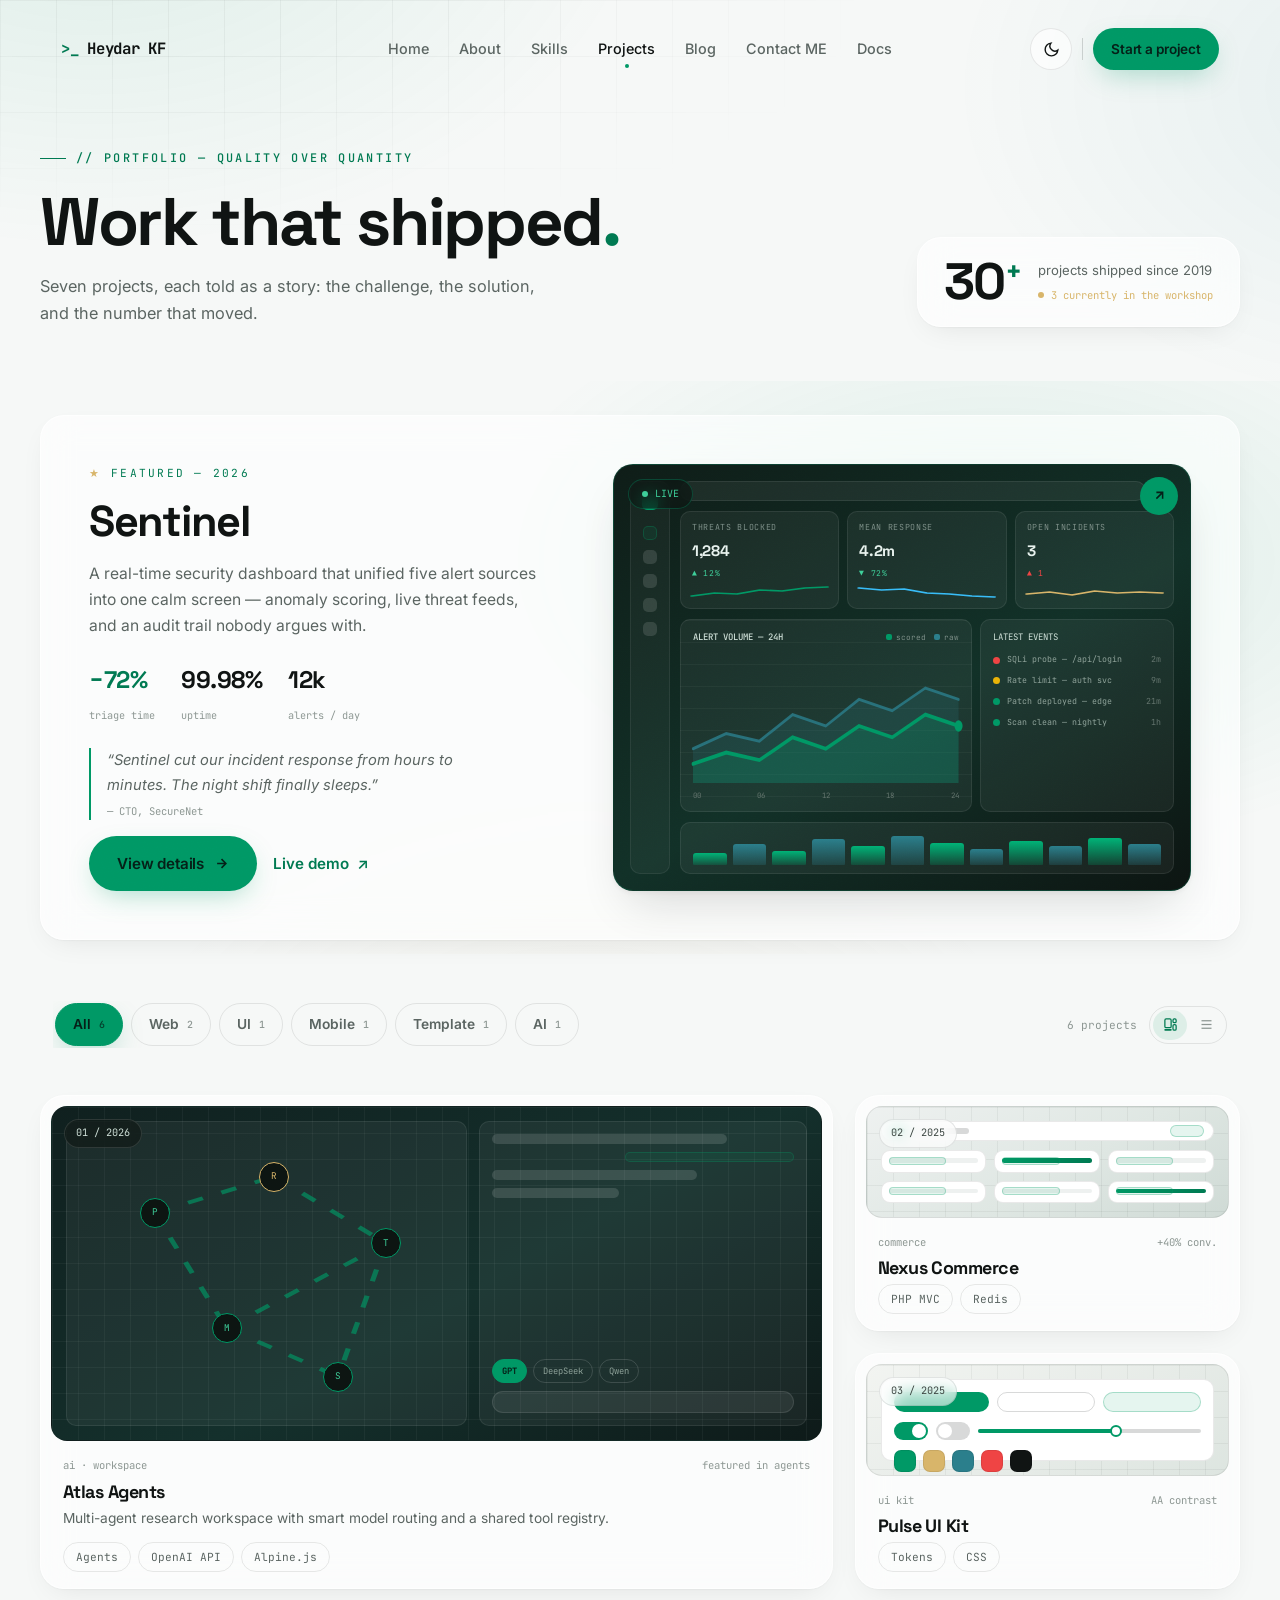
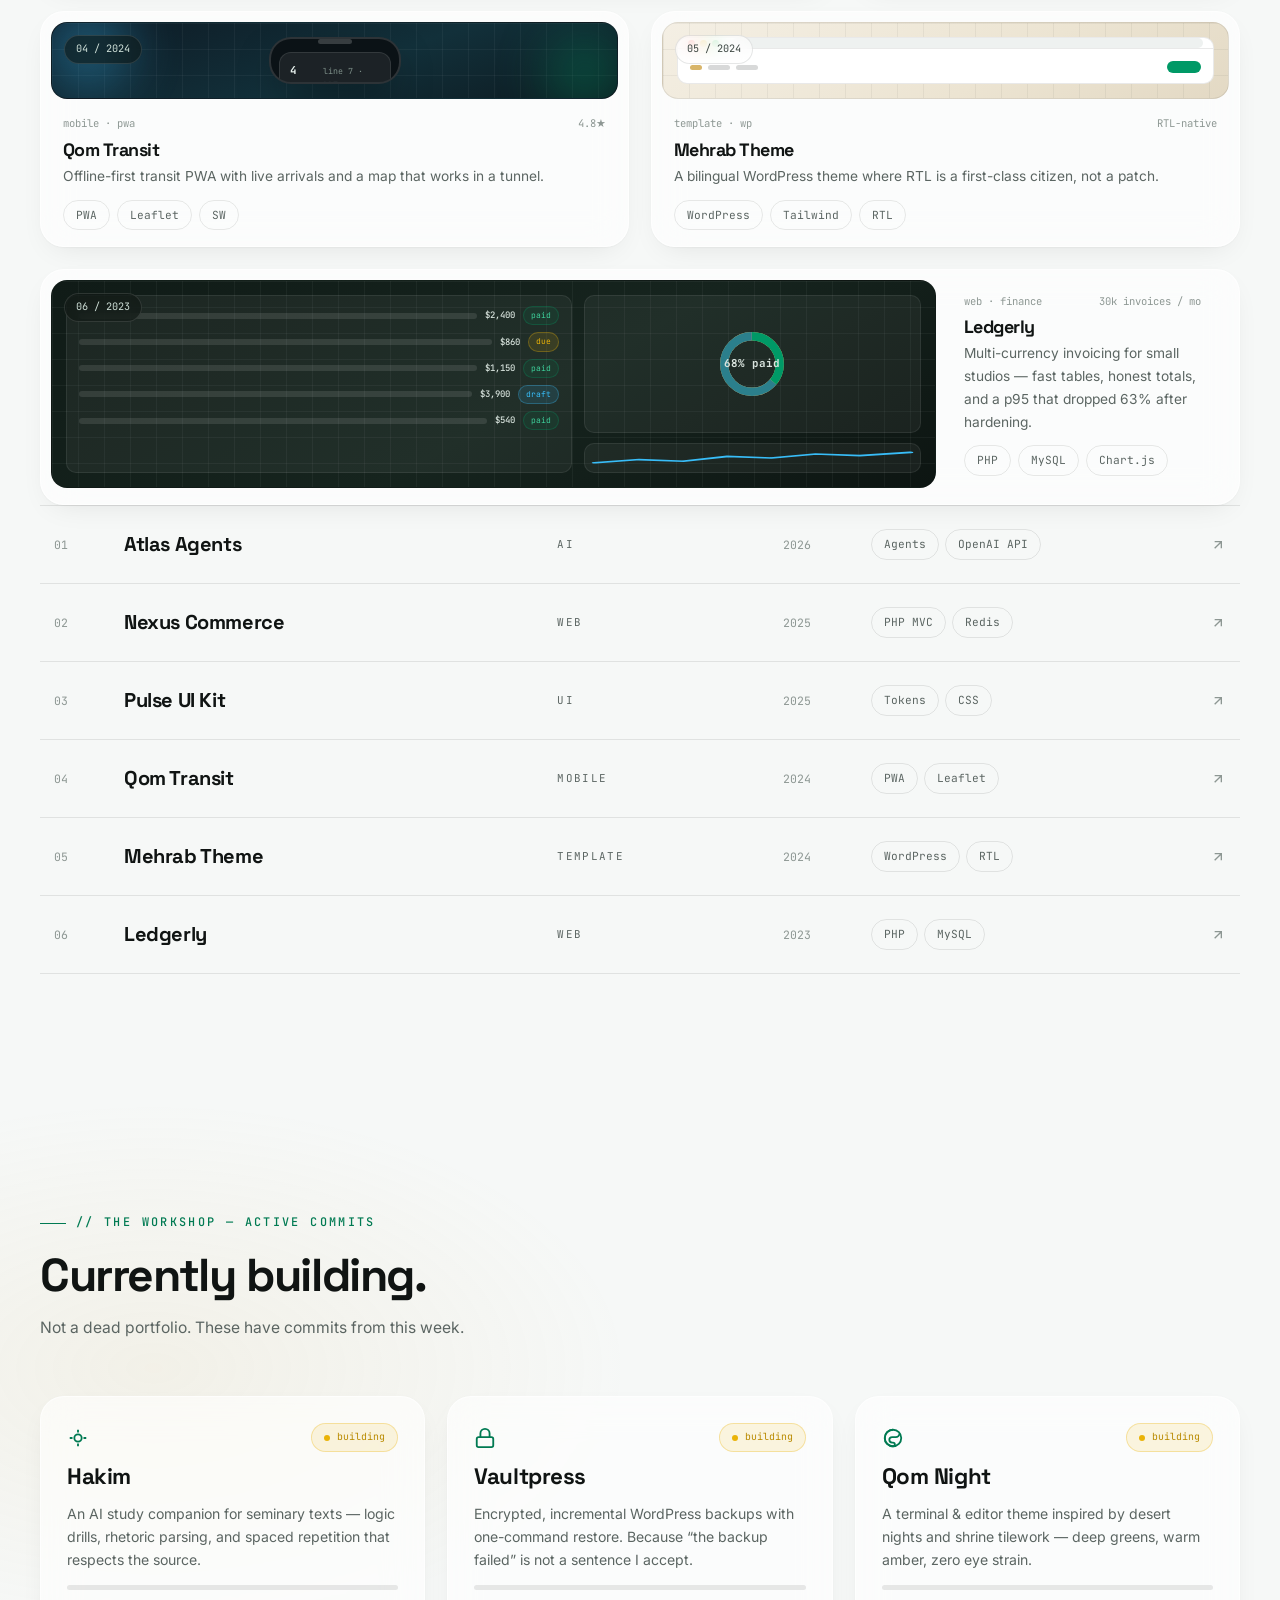
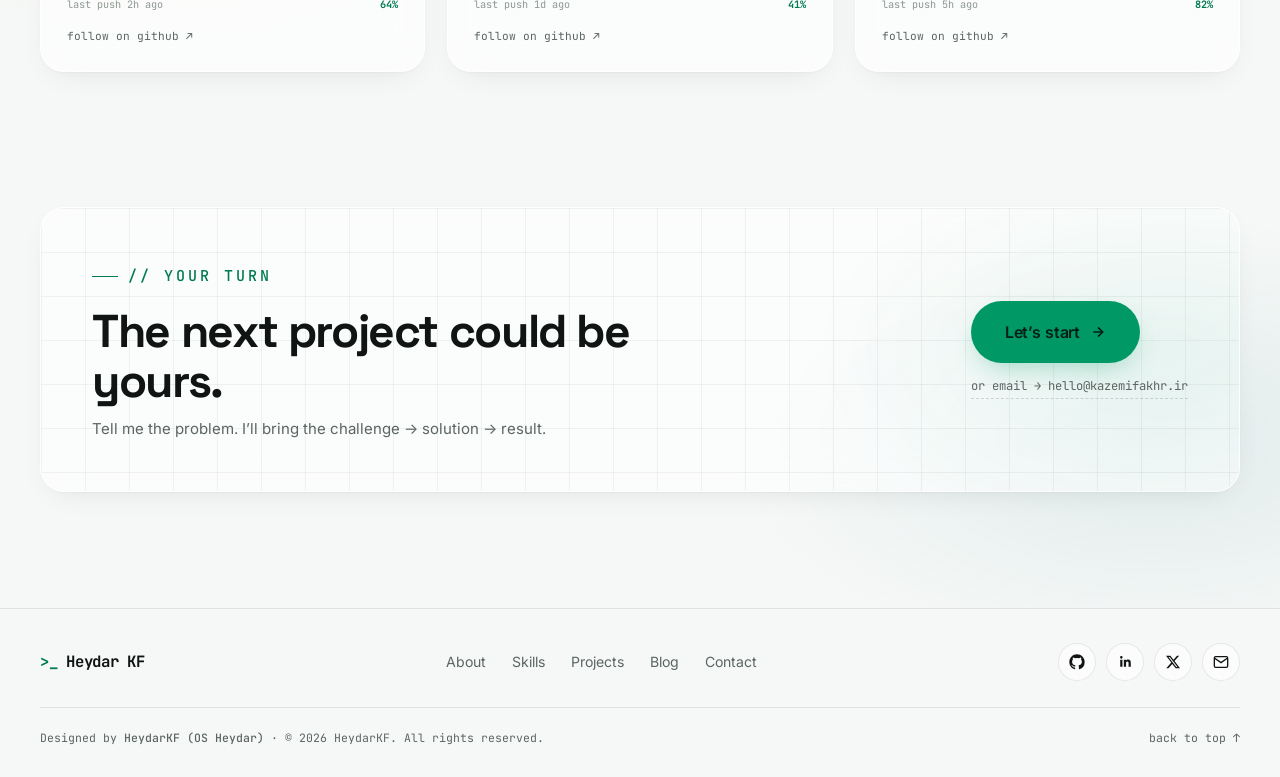
<file: projects.html>
<!DOCTYPE html>
<html lang="en" dir="ltr" data-theme="light">
<head>
  <meta charset="UTF-8">
  <meta name="viewport" content="width=device-width, initial-scale=1.0">
  <title>Projects — HeydarKF | Work that shipped</title>
  <meta name="description" content="Selected work by Heydar Kazemi Fakhr — secure dashboards, AI agent workspaces, headless commerce, mobile PWAs and RTL-native templates. Every project told as challenge → solution → result.">
  <meta name="author" content="Heydar Kazemi Fakhr">
  <meta name="color-scheme" content="light dark">
  <meta name="theme-color" media="(prefers-color-scheme: light)" content="#f6f8f7">
  <meta name="theme-color" media="(prefers-color-scheme: dark)" content="#0b0f0e">
  <link rel="canonical" href="https://heydar.kazemifakhr.ir/projects.html">
  <link rel="alternate" hreflang="fa" href="https://heydar.kazemifakhr.ir/fa/projects.html">

  <meta property="og:type" content="website">
  <meta property="og:site_name" content="HeydarKF">
  <meta property="og:title" content="Projects — HeydarKF">
  <meta property="og:description" content="Work that shipped. Challenge → solution → result, not screenshots.">
  <meta property="og:url" content="https://heydar.kazemifakhr.ir/projects.html">
  <meta property="og:image" content="https://heydar.kazemifakhr.ir/assets/og-cover.png">
  <meta property="og:image:width" content="1200">
  <meta property="og:image:height" content="630">
  <meta name="twitter:card" content="summary_large_image">
  <meta name="twitter:title" content="Projects — HeydarKF">
  <meta name="twitter:description" content="Work that shipped.">
  <meta name="twitter:image" content="https://heydar.kazemifakhr.ir/assets/og-cover.png">

  <link rel="icon" href="data:image/svg+xml,%3Csvg xmlns='http://www.w3.org/2000/svg' viewBox='0 0 64 64'%3E%3Crect width='64' height='64' rx='16' fill='%230b0f0e'/%3E%3Ctext x='12' y='42' font-family='monospace' font-size='26' font-weight='bold' fill='%2300c98a'%3E%26gt;_%3C/text%3E%3C/svg%3E">

  <link rel="preconnect" href="https://fonts.googleapis.com">
  <link rel="preconnect" href="https://fonts.gstatic.com" crossorigin>
  <link href="https://fonts.googleapis.com/css2?family=Inter:wght@400;500;600;700&family=JetBrains+Mono:wght@400;500;700&family=Space+Grotesk:wght@500;600;700&display=swap" rel="stylesheet">

  <link rel="stylesheet" href="assets/css/global.css">

  <script>
    (function () {
      var d = document.documentElement;
      d.classList.add('js');
      try {
        var t = localStorage.getItem('hkf-theme');
        if (!t) t = matchMedia('(prefers-color-scheme: dark)').matches ? 'dark' : 'light';
        d.setAttribute('data-theme', t);
      } catch (e) {}
    })();
  </script>

  <script type="application/ld+json">
  {
    "@context": "https://schema.org",
    "@type": "CollectionPage",
    "name": "Projects — HeydarKF",
    "url": "https://heydar.kazemifakhr.ir/projects.html",
    "author": { "@type": "Person", "name": "Heydar Kazemi Fakhr", "alternateName": "HeydarKF" }
  }
  </script>

  <!-- ============ Page-specific CSS (Projects) ============ -->
  <style>
    :root {
      --danger: #ef4444;
      --warn: #eab308;
      --info: #38bdf8;
      --teal: #2b7f8c;
      --amber: #d8b56a;
      --bar-top: 86px;
    }

    /* ---------- Short hero ---------- */
    .p-hero { position: relative; padding: calc(var(--header-offset) + 22px) 0 54px; }
    .p-hero::before {
      content: "";
      position: absolute; inset: 0;
      background-image:
        linear-gradient(var(--line) 1px, transparent 1px),
        linear-gradient(90deg, var(--line) 1px, transparent 1px);
      background-size: 56px 56px;
      -webkit-mask-image: radial-gradient(ellipse 70% 90% at 20% 0%, #000 20%, transparent 70%);
      mask-image: radial-gradient(ellipse 70% 90% at 20% 0%, #000 20%, transparent 70%);
      opacity: .5; pointer-events: none;
    }
    .p-hero-grid {
      position: relative;
      display: flex; align-items: flex-end; justify-content: space-between;
      gap: 32px; flex-wrap: wrap;
    }
    .p-title { font-size: clamp(2.5rem, 5.4vw, 4.2rem); letter-spacing: -.035em; margin-bottom: 14px; }
    .p-title .dot { color: var(--accent-ink); }
    .p-lede { font-size: 1.02rem; max-width: 52ch; }
    .p-count {
      display: flex; align-items: center; gap: 18px;
      padding: 18px 26px;
      transform: translateY(var(--cy, 0px));
    }
    .p-count:hover { transform: translateY(var(--cy, 0px)); }
    .p-count-num {
      font-family: var(--font-display); font-weight: 700;
      font-size: clamp(2.6rem, 4vw, 3.4rem); line-height: 1; letter-spacing: -.03em;
    }
    .p-count-num sup { color: var(--accent-ink); font-size: .55em; }
    .p-count-meta { display: flex; flex-direction: column; gap: 5px; }
    .p-count-label { font-size: .82rem; color: var(--muted); }
    .p-count-live {
      display: inline-flex; align-items: center; gap: 7px;
      font-family: var(--font-mono); font-size: .66rem; color: var(--amber);
    }
    .p-count-live i {
      width: 6px; height: 6px; border-radius: 50%; background: var(--amber);
      animation: pulse-amber 2s infinite;
    }
    @keyframes pulse-amber {
      0%,100% { box-shadow: 0 0 0 0 rgba(234,179,8,.4); }
      55% { box-shadow: 0 0 0 6px rgba(234,179,8,0); }
    }

    /* ---------- Sticky filter bar ---------- */
    .filter-wrap { position: sticky; top: var(--bar-top); z-index: 60; padding: 10px 0; }
    .filter-bar {
      display: flex; align-items: center; gap: 14px;
      padding: 10px 12px;
      border-radius: var(--r-md);
      border: 1px solid transparent;
      transition: background-color var(--t-med) var(--ease), border-color var(--t-med) var(--ease),
                  box-shadow var(--t-med) var(--ease), border-radius var(--t-med) var(--ease);
    }
    .filter-wrap.is-stuck .filter-bar {
      background: var(--glass);
      -webkit-backdrop-filter: blur(var(--glass-blur)) saturate(150%);
      backdrop-filter: blur(var(--glass-blur)) saturate(150%);
      border-color: var(--glass-line);
      box-shadow: var(--shadow-1);
      border-radius: 18px;
    }
    .filter-scroll {
      display: flex; gap: 8px; overflow-x: auto; flex: 1;
      scrollbar-width: none;
      -webkit-mask-image: linear-gradient(90deg, #000 92%, transparent);
      mask-image: linear-gradient(90deg, #000 92%, transparent);
      padding: 2px;
    }
    .filter-scroll::-webkit-scrollbar { display: none; }
    .f-btn {
      display: inline-flex; align-items: center; gap: 8px;
      padding: 9px 17px; border-radius: var(--r-pill);
      border: 1px solid var(--line);
      background: transparent;
      font-size: .86rem; font-weight: 600; color: var(--muted);
      white-space: nowrap;
      transition: all var(--t-fast) var(--ease);
    }
    .f-btn sup { font-family: var(--font-mono); font-size: .62rem; color: var(--faint); font-weight: 500; }
    .f-btn:hover { border-color: var(--accent-line); color: var(--ink); transform: translateY(-1px); }
    .f-btn[aria-pressed="true"] {
      background: var(--accent); border-color: var(--accent);
      color: var(--on-accent); box-shadow: var(--shadow-accent);
    }
    .f-btn[aria-pressed="true"] sup { color: var(--on-accent); opacity: .75; }
    .filter-side { display: flex; align-items: center; gap: 12px; flex: none; }
    .result-count { font-family: var(--font-mono); font-size: .7rem; color: var(--faint); white-space: nowrap; }
    .view-toggle { display: flex; border: 1px solid var(--line); border-radius: var(--r-pill); padding: 3px; gap: 2px; }
    .view-btn {
      width: 34px; height: 30px; border-radius: var(--r-pill);
      display: grid; place-items: center; color: var(--faint);
      transition: all var(--t-fast) var(--ease);
    }
    .view-btn:hover { color: var(--ink); }
    .view-btn[aria-pressed="true"] { background: var(--accent-soft); color: var(--accent-ink); }

    /* ---------- Mosaic gallery ---------- */
    .gallery-section { padding-top: 26px; }
    .mosaic {
      display: grid;
      grid-template-columns: repeat(6, 1fr);
      grid-auto-rows: 236px;
      grid-auto-flow: dense;
      gap: 22px;
    }
    .work-card {
      position: relative;
      display: flex; flex-direction: column;
      padding: 10px 10px 16px;
      overflow: hidden;
    }
    .work-card.is-hidden { display: none; }
    .work-card--xl { grid-column: span 4; grid-row: span 2; }
    .work-card--sm { grid-column: span 2; }
    .work-card--md { grid-column: span 3; }
    .work-card--wide { grid-column: span 6; flex-direction: row; align-items: stretch; }
    .work-card--wide .work-media { flex: 1 1 55%; }
    .work-card--wide .work-body { flex: 1; display: flex; flex-direction: column; justify-content: center; padding: 26px 28px; }
    .mosaic[data-shown="1"] { grid-auto-rows: 320px; }
    .mosaic[data-shown="1"] .work-card { grid-column: span 6; grid-row: span 1; flex-direction: row; }
    .mosaic[data-shown="1"] .work-media { flex: 1 1 55%; }
    .mosaic[data-shown="1"] .work-body { flex: 1; display: flex; flex-direction: column; justify-content: center; padding: 28px; }
    .mosaic[data-shown="2"] { grid-auto-rows: 300px; }
    .mosaic[data-shown="2"] .work-card { grid-column: span 3; grid-row: span 1; }

    .work-media {
      position: relative; flex: 1; min-height: 0;
      border-radius: 16px; overflow: hidden;
      border: 1px solid var(--line);
    }
    .work-media::before {
      content: ""; position: absolute; inset: 0;
      background-image:
        linear-gradient(rgba(255,255,255,.045) 1px, transparent 1px),
        linear-gradient(90deg, rgba(255,255,255,.045) 1px, transparent 1px);
      background-size: 26px 26px;
      pointer-events: none;
    }
    .sc-light::before {
      background-image:
        linear-gradient(rgba(16,20,19,.05) 1px, transparent 1px),
        linear-gradient(90deg, rgba(16,20,19,.05) 1px, transparent 1px);
    }
    [data-theme="dark"] .sc-light::before {
      background-image:
        linear-gradient(rgba(255,255,255,.045) 1px, transparent 1px),
        linear-gradient(90deg, rgba(255,255,255,.045) 1px, transparent 1px);
    }
    .sc-atlas   { background: linear-gradient(150deg, #10201f, #14302c 55%, #0e1a19); }
    .sc-nexus   { background: linear-gradient(150deg, var(--bg-2), #dfe7e3 55%, #cfdad5); }
    [data-theme="dark"] .sc-nexus { background: linear-gradient(150deg, #161d1b, #1c2622 55%, #121917); }
    .sc-pulse   { background: linear-gradient(150deg, #f2f4f1, #e6ebe7 60%, #dde5e0); }
    [data-theme="dark"] .sc-pulse { background: linear-gradient(150deg, #171e1c, #1d2623 60%, #141b19); }
    .sc-transit { background: linear-gradient(160deg, #0e1a24, #12303a 55%, #0d1a20); }
    .sc-mehrab  { background: linear-gradient(150deg, #f4efe4, #ece4d2 60%, #e3d9c4); }
    [data-theme="dark"] .sc-mehrab { background: linear-gradient(150deg, #1c1a14, #242017 60%, #171510); }
    .sc-ledger  { background: linear-gradient(150deg, #101b17, #16241e 55%, #0d1512); }
    .sc-sentinel{ background: linear-gradient(150deg, #0f1d18, #123128 55%, #0d1512); }

    .mock { position: absolute; inset: 14px; transition: transform .6s var(--ease); }
    .work-card:hover .mock, .work-card:focus-within .mock { transform: scale(1.045); }
    .work-veil {
      position: absolute; inset: 0;
      background: linear-gradient(180deg, transparent 45%, rgba(9, 14, 12, .55));
      opacity: 0; transition: opacity var(--t-med) var(--ease);
      pointer-events: none;
    }
    .work-card:hover .work-veil, .work-card:focus-within .work-veil { opacity: 1; }
    .work-idx {
      position: absolute; top: 12px; left: 12px; z-index: 2;
      padding: 5px 11px; border-radius: var(--r-pill);
      background: rgba(13,21,18,.55);
      -webkit-backdrop-filter: blur(8px); backdrop-filter: blur(8px);
      border: 1px solid rgba(255,255,255,.12);
      font-family: var(--font-mono); font-size: .64rem; color: #cfe0d8;
    }
    .sc-light .work-idx { background: rgba(255,255,255,.6); color: #3c4642; border-color: rgba(16,20,19,.1); }
    [data-theme="dark"] .sc-light .work-idx { background: rgba(13,21,18,.55); color: #cfe0d8; border-color: rgba(255,255,255,.12); }
    .work-go {
      position: absolute; top: 12px; right: 12px; z-index: 2;
      width: 38px; height: 38px; border-radius: 50%;
      background: var(--accent); color: var(--on-accent);
      display: grid; place-items: center;
      opacity: 0; transform: translateY(-6px) scale(.85);
      transition: opacity var(--t-fast) var(--ease), transform var(--t-fast) var(--ease);
    }
    .work-card:hover .work-go, .work-card:focus-within .work-go { opacity: 1; transform: none; }
    .work-body { padding: 16px 12px 0; }
    .work-meta {
      display: flex; justify-content: space-between;
      font-family: var(--font-mono); font-size: .66rem; color: var(--faint);
      margin-bottom: 7px;
    }
    .work-title { font-size: 1.12rem; margin-bottom: 6px; transition: color var(--t-fast) var(--ease); }
    .work-card:hover .work-title { color: var(--accent-ink); }
    .work-link { text-decoration: none; color: inherit; }
    .work-link::after { content: ""; position: absolute; inset: 0; z-index: 3; border-radius: inherit; }
    .work-link:focus-visible { outline: none; }
    .work-link:focus-visible::after { outline: 2px solid var(--accent-ink); outline-offset: 3px; }
    .work-desc { font-size: .86rem; margin-bottom: 12px; }
    .work-tags { display: flex; flex-wrap: wrap; gap: 7px; }
    .work-extra { display: grid; grid-template-rows: 0fr; transition: grid-template-rows .45s var(--ease); }
    .work-extra > div { overflow: hidden; }
    .work-card:hover .work-extra, .work-card:focus-within .work-extra { grid-template-rows: 1fr; }
    .work-extra p { font-size: .82rem; padding-top: 10px; }
    .work-extra .mono { color: var(--accent-ink); font-size: .7rem; }

    /* ---------- Mock scenes ---------- */
    .m-panel {
      background: rgba(255,255,255,.05);
      border: 1px solid rgba(255,255,255,.08);
      border-radius: 10px;
    }
    .sc-light .m-panel { background: var(--surface); border-color: var(--line); }
    [data-theme="dark"] .sc-light .m-panel { background: rgba(255,255,255,.05); border-color: rgba(255,255,255,.08); }
    .m-mono { font-family: var(--font-mono); }

    /* atlas — agents */
    .mock-atlas { display: grid; grid-template-columns: 1.1fr .9fr; gap: 12px; }
    .atlas-graph { position: relative; }
    .atlas-graph svg { position: absolute; inset: 0; width: 100%; height: 100%; }
    .atlas-graph line { stroke: var(--accent); stroke-width: 1.3; stroke-dasharray: 4 5; opacity: .65; }
    .work-card:hover .atlas-graph line, .is-in .atlas-graph line { animation: dashflow 1.4s linear infinite; }
    @keyframes dashflow { to { stroke-dashoffset: -18; } }
    .a-node {
      position: absolute; transform: translate(-50%,-50%);
      width: 30px; height: 30px; border-radius: 50%;
      background: #0d1512; border: 1.5px solid var(--accent);
      display: grid; place-items: center;
      font-family: var(--font-mono); font-size: .58rem; color: #3ecf9a;
    }
    .a-node.hot { border-color: var(--amber); color: var(--amber); }
    .atlas-chat { display: flex; flex-direction: column; gap: 8px; padding: 12px; }
    .a-bubble { height: 10px; border-radius: 5px; background: rgba(255,255,255,.13); }
    .a-bubble.b1 { width: 78%; } .a-bubble.b2 { width: 56%; align-self: flex-end; background: var(--accent-soft); border: 1px solid var(--accent-line); }
    .a-bubble.b3 { width: 68%; } .a-bubble.b4 { width: 42%; }
    .a-models { margin-top: auto; display: flex; gap: 6px; }
    .a-model {
      padding: 4px 9px; border-radius: var(--r-pill);
      font-family: var(--font-mono); font-size: .55rem;
      border: 1px solid rgba(255,255,255,.14); color: #8fa39a;
    }
    .a-model.on { background: var(--accent); border-color: var(--accent); color: var(--on-accent); font-weight: 700; }
    .a-input { height: 22px; border-radius: var(--r-pill); background: rgba(255,255,255,.07); border: 1px solid rgba(255,255,255,.1); }

    /* nexus — shop */
    .mock-nexus { display: flex; flex-direction: column; gap: 9px; }
    .n-top { height: 20px; display: flex; align-items: center; gap: 6px; padding: 0 9px; }
    .n-top i { width: 26px; height: 6px; border-radius: 3px; background: var(--line-2); }
    .n-top i:first-child { background: var(--accent); width: 14px; }
    .n-top .n-cart { margin-left: auto; width: 34px; height: 12px; border-radius: 6px; background: var(--accent-soft); border: 1px solid var(--accent-line); }
    .n-grid { flex: 1; display: grid; grid-template-columns: repeat(3,1fr); gap: 8px; }
    .n-tile { position: relative; border-radius: 9px; overflow: hidden; }
    .n-tile::before { content: ""; position: absolute; inset: 7px 7px 42%; border-radius: 6px; background: var(--bg-2); }
    [data-theme="dark"] .n-tile::before { background: rgba(255,255,255,.08); }
    .n-tile::after {
      content: ""; position: absolute; left: 7px; bottom: 7px;
      width: 55%; height: 8px; border-radius: 4px;
      background: var(--accent-soft); border: 1px solid var(--accent-line);
    }
    .n-tile.hot::before { background: linear-gradient(140deg, var(--accent), var(--accent-deep)); }

    /* pulse — ui kit */
    .mock-pulse { display: flex; flex-direction: column; gap: 10px; padding: 12px; }
    .pu-row { display: flex; align-items: center; gap: 8px; }
    .pu-btn { height: 20px; border-radius: var(--r-pill); flex: 1; }
    .pu-btn.solid { background: var(--accent); }
    .pu-btn.ghost { border: 1.5px solid var(--line-2); }
    .pu-btn.soft { background: var(--accent-soft); border: 1px solid var(--accent-line); }
    .pu-toggle { width: 34px; height: 18px; border-radius: var(--r-pill); background: var(--accent); position: relative; flex: none; }
    .pu-toggle::after { content: ""; position: absolute; right: 2px; top: 2px; width: 14px; height: 14px; border-radius: 50%; background: #fff; }
    .pu-toggle.off { background: var(--line-2); }
    .pu-toggle.off::after { right: auto; left: 2px; }
    .pu-slider { flex: 1; height: 4px; border-radius: 2px; background: var(--line-2); position: relative; }
    .pu-slider::before { content: ""; position: absolute; left: 0; top: 0; bottom: 0; width: 62%; border-radius: 2px; background: var(--accent); }
    .pu-slider::after { content: ""; position: absolute; left: 62%; top: 50%; transform: translate(-50%,-50%); width: 12px; height: 12px; border-radius: 50%; background: var(--surface); border: 2px solid var(--accent); }
    .pu-swatches { display: flex; gap: 7px; }
    .pu-sw { width: 22px; height: 22px; border-radius: 7px; border: 1px solid rgba(0,0,0,.08); }
    .pu-input { flex: 1; height: 22px; border-radius: 8px; border: 1.5px solid var(--line-2); position: relative; }
    .pu-input::after { content: ""; position: absolute; left: 8px; top: 50%; transform: translateY(-50%); width: 40%; height: 5px; border-radius: 3px; background: var(--line-2); }
    .pu-check { width: 16px; height: 16px; border-radius: 5px; background: var(--accent); position: relative; flex: none; }
    .pu-check::after { content: "✓"; position: absolute; inset: 0; display: grid; place-items: center; color: #fff; font-size: .6rem; font-weight: 700; }

    /* transit — mobile */
    .mock-transit { display: grid; place-items: center; }
    .phone {
      position: relative; width: 132px; height: 100%; max-height: 250px;
      border-radius: 22px; background: #0b1216;
      border: 2px solid rgba(255,255,255,.14);
      box-shadow: 0 18px 40px -12px rgba(0,0,0,.5);
      overflow: hidden; display: flex; flex-direction: column;
    }
    .ph-status { height: 16px; display: flex; justify-content: center; align-items: center; }
    .ph-status i { width: 34px; height: 5px; border-radius: 3px; background: rgba(255,255,255,.18); }
    .ph-map { position: relative; flex: 1; background: linear-gradient(160deg, #10222b, #0e1a22); }
    .ph-map svg { position: absolute; inset: 0; width: 100%; height: 100%; }
    .ph-route { fill: none; stroke: var(--info); stroke-width: 2.4; stroke-linecap: round; stroke-dasharray: 5 6; }
    .work-card:hover .ph-route { animation: dashflow 1.2s linear infinite; }
    .ph-pin { fill: var(--accent); }
    .ph-pin.end { fill: var(--amber); }
    .ph-sheet {
      margin: 8px; padding: 9px 10px; border-radius: 12px;
      background: rgba(255,255,255,.07); border: 1px solid rgba(255,255,255,.1);
      display: flex; flex-direction: column; gap: 6px;
    }
    .ph-eta { display: flex; justify-content: space-between; align-items: baseline; }
    .ph-eta b { font-family: var(--font-mono); font-size: .68rem; color: #e8f2ee; }
    .ph-eta span { font-family: var(--font-mono); font-size: .52rem; color: #7d8f88; }
    .ph-cta { height: 16px; border-radius: 8px; background: var(--accent); }
    .t-glow { position: absolute; border-radius: 50%; filter: blur(26px); opacity: .35; pointer-events: none; }
    .t-glow.g1 { width: 90px; height: 90px; background: var(--info); top: -20px; left: -10px; }
    .t-glow.g2 { width: 80px; height: 80px; background: var(--accent); bottom: -16px; right: -8px; }

    /* mehrab — template */
    .mock-mehrab { display: flex; flex-direction: column; border-radius: 10px; overflow: hidden; border: 1px solid var(--line); background: var(--surface); }
    [data-theme="dark"] .mock-mehrab { background: #141a18; border-color: rgba(255,255,255,.08); }
    .me-chrome { height: 22px; display: flex; align-items: center; gap: 5px; padding: 0 10px; border-bottom: 1px solid var(--line); }
    [data-theme="dark"] .me-chrome { border-color: rgba(255,255,255,.08); }
    .me-chrome i { width: 7px; height: 7px; border-radius: 50%; }
    .me-chrome i:nth-child(1){background:#ef4444;} .me-chrome i:nth-child(2){background:#eab308;} .me-chrome i:nth-child(3){background:#22c55e;}
    .me-url { margin-left: 8px; flex: 1; height: 10px; border-radius: 5px; background: var(--bg-2); }
    [data-theme="dark"] .me-url { background: rgba(255,255,255,.07); }
    .me-page { flex: 1; padding: 12px; display: flex; flex-direction: column; gap: 9px; }
    .me-nav { display: flex; gap: 6px; align-items: center; }
    .me-nav i { width: 22px; height: 5px; border-radius: 3px; background: var(--line-2); }
    .me-nav i:first-child { width: 12px; background: var(--amber); }
    .me-nav .me-cta { margin-left: auto; width: 34px; height: 12px; border-radius: 6px; background: var(--accent); }
    .me-hero { display: flex; flex-direction: column; gap: 6px; padding: 6px 0; }
    .me-hero i { height: 9px; border-radius: 4px; background: var(--ink); opacity: .8; }
    .me-hero i:nth-child(1) { width: 72%; } .me-hero i:nth-child(2) { width: 52%; }
    .me-hero i:nth-child(3) { width: 34%; height: 7px; opacity: .3; }
    .me-hero .me-btn { width: 52px; height: 15px; border-radius: 8px; background: var(--accent); margin-top: 3px; }
    .me-cards { display: grid; grid-template-columns: repeat(3,1fr); gap: 7px; margin-top: auto; }
    .me-card { height: 34px; border-radius: 8px; background: var(--bg-2); border: 1px solid var(--line); }
    [data-theme="dark"] .me-card { background: rgba(255,255,255,.05); border-color: rgba(255,255,255,.08); }
    .me-card:first-child { border-top: 2px solid var(--amber); }

    /* ledger — finance */
    .mock-ledger { display: grid; grid-template-columns: 1.2fr .8fr; gap: 12px; }
    .le-table { padding: 10px 12px; display: flex; flex-direction: column; gap: 7px; }
    .le-row { display: flex; align-items: center; gap: 8px; font-family: var(--font-mono); font-size: .56rem; color: #8fa39a; }
    .le-row i { flex: 1; height: 6px; border-radius: 3px; background: rgba(255,255,255,.1); }
    .le-row b { color: #d9e4de; font-weight: 500; }
    .le-chip { padding: 2px 7px; border-radius: var(--r-pill); font-size: .5rem; }
    .le-chip.ok { background: var(--accent-soft); color: #3ecf9a; border: 1px solid var(--accent-line); }
    .le-chip.warn { background: rgba(234,179,8,.12); color: var(--warn); border: 1px solid rgba(234,179,8,.3); }
    .le-chip.info { background: rgba(56,189,248,.12); color: var(--info); border: 1px solid rgba(56,189,248,.3); }
    .le-right { display: flex; flex-direction: column; gap: 10px; }
    .le-donut { position: relative; flex: 1; display: grid; place-items: center; }
    .le-donut svg { width: 74px; height: 74px; transform: rotate(-90deg); }
    .le-donut circle { fill: none; stroke-width: 9; }
    .le-donut .d1 { stroke: var(--accent); }
    .le-donut .d2 { stroke: var(--teal); }
    .le-donut .d3 { stroke: var(--amber); }
    .le-donut b {
      position: absolute; font-family: var(--font-mono); font-size: .68rem; color: #d9e4de;
    }
    .le-spark { height: 30px; padding: 6px 10px; }
    .le-spark svg { width: 100%; height: 100%; overflow: visible; }
    .le-spark polyline { fill: none; stroke: var(--info); stroke-width: 2; stroke-linecap: round; }

    /* ---------- Featured ---------- */
    .featured-section { position: relative; padding-bottom: 40px; }
    .featured-section::before {
      content: ""; position: absolute; inset: 0;
      background: radial-gradient(760px 420px at 78% 30%, var(--accent-soft), transparent 70%);
      pointer-events: none;
    }
    .featured {
      position: relative;
      display: grid; grid-template-columns: minmax(0,.9fr) minmax(0,1.1fr);
      gap: clamp(28px, 4vw, 52px);
      padding: clamp(28px, 4vw, 48px);
      overflow: hidden;
    }
    .featured::after {
      content: ""; position: absolute; inset: 0; border-radius: inherit;
      background: radial-gradient(420px circle at var(--mx, 70%) var(--my, 30%), var(--accent-soft), transparent 65%);
      opacity: 0; transition: opacity var(--t-med) var(--ease); pointer-events: none;
    }
    .featured:hover::after { opacity: 1; }
    .featured-copy { position: relative; display: flex; flex-direction: column; gap: 16px; }
    .featured-kicker {
      display: inline-flex; align-items: center; gap: 10px;
      font-family: var(--font-mono); font-size: .7rem; letter-spacing: .2em;
      color: var(--accent-ink); text-transform: uppercase;
    }
    .featured-kicker .star { color: var(--amber); }
    .featured-title { font-size: clamp(1.9rem, 3.4vw, 2.7rem); }
    .featured-desc { font-size: .98rem; max-width: 46ch; }
    .featured-metrics { display: flex; gap: 26px; flex-wrap: wrap; padding: 6px 0; }
    .fm-item b {
      display: block; font-family: var(--font-display); font-weight: 700;
      font-size: 1.5rem; letter-spacing: -.02em; color: var(--ink);
    }
    .fm-item b em { font-style: normal; color: var(--accent-ink); }
    .fm-item span { font-family: var(--font-mono); font-size: .64rem; color: var(--faint); }
    .featured-quote {
      border-left: 2px solid var(--accent);
      padding-left: 16px;
      font-size: .92rem; font-style: italic; color: var(--muted);
      max-width: 44ch;
    }
    .featured-quote cite { display: block; margin-top: 6px; font-style: normal; font-family: var(--font-mono); font-size: .66rem; color: var(--faint); }
    .featured-actions { display: flex; align-items: center; gap: 16px; flex-wrap: wrap; margin-top: auto; }
    .featured-media-btn {
      position: relative; display: block; width: 100%;
      border-radius: var(--r-md); overflow: hidden;
      border: 1px solid rgba(0,201,138,.16);
      background: linear-gradient(150deg, #0f1d18, #123128 55%, #0d1512);
      min-height: 400px; text-align: left;
      box-shadow: var(--shadow-2);
      transition: transform var(--t-med) var(--ease), box-shadow var(--t-med) var(--ease);
    }
    .featured-media-btn:hover { transform: translateY(-4px); }
    .featured-media-btn .work-go { opacity: 1; transform: none; }
    .featured-live {
      position: absolute; top: 14px; left: 14px; z-index: 3;
      display: inline-flex; align-items: center; gap: 7px;
      padding: 6px 13px; border-radius: var(--r-pill);
      background: rgba(13,21,18,.6);
      -webkit-backdrop-filter: blur(8px); backdrop-filter: blur(8px);
      border: 1px solid rgba(0,201,138,.25);
      font-family: var(--font-mono); font-size: .62rem; color: #3ecf9a;
    }
    .featured-live i { width: 6px; height: 6px; border-radius: 50%; background: #3ecf9a; animation: pulse-dot 2s infinite; }

    /* sentinel dashboard mock */
    .mock-dash { position: absolute; inset: 16px; display: grid; grid-template-columns: 40px 1fr; gap: 10px; }
    .dash-side {
      border-radius: 10px; background: rgba(255,255,255,.04); border: 1px solid rgba(255,255,255,.07);
      display: flex; flex-direction: column; align-items: center; gap: 10px; padding-top: 12px;
    }
    .dash-side .ds-logo { width: 16px; height: 16px; border-radius: 5px; background: var(--accent); margin-bottom: 6px; }
    .dash-side i { width: 14px; height: 14px; border-radius: 5px; background: rgba(255,255,255,.12); }
    .dash-side i.on { background: var(--accent-soft); border: 1px solid var(--accent-line); }
    .dash-main { display: flex; flex-direction: column; gap: 10px; min-width: 0; }
    .dash-top { display: flex; align-items: center; gap: 8px; }
    .dash-search { flex: 1; height: 20px; border-radius: var(--r-pill); background: rgba(255,255,255,.06); border: 1px solid rgba(255,255,255,.08); }
    .dash-avatar { width: 20px; height: 20px; border-radius: 50%; background: linear-gradient(140deg, var(--teal), var(--accent)); }
    .dash-kpis { display: grid; grid-template-columns: repeat(3,1fr); gap: 8px; }
    .kpi { padding: 9px 11px; display: flex; flex-direction: column; gap: 4px; }
    .kpi span { font-family: var(--font-mono); font-size: .52rem; color: #7d8f88; letter-spacing: .08em; }
    .kpi b { font-family: var(--font-display); font-size: .95rem; color: #e8f2ee; letter-spacing: -.02em; }
    .kpi .delta { font-family: var(--font-mono); font-size: .5rem; }
    .kpi .delta.up { color: #3ecf9a; } .kpi .delta.down { color: var(--danger); }
    .kpi svg { width: 100%; height: 14px; overflow: visible; }
    .kpi polyline { fill: none; stroke-width: 1.6; stroke-linecap: round; }
    .kpi.k1 polyline { stroke: var(--accent); } .kpi.k2 polyline { stroke: var(--info); } .kpi.k3 polyline { stroke: var(--amber); }
    .dash-mid { flex: 1; display: grid; grid-template-columns: 1.5fr 1fr; gap: 8px; min-height: 0; }
    .dash-chart { padding: 10px 12px; display: flex; flex-direction: column; gap: 6px;
      background-image: linear-gradient(rgba(255,255,255,.04) 1px, transparent 1px); background-size: 100% 22px; }
    .dc-head { display: flex; justify-content: space-between; align-items: center; }
    .dc-head b { font-family: var(--font-mono); font-size: .56rem; color: #cfe0d8; font-weight: 500; }
    .dc-legend { display: flex; gap: 8px; }
    .dc-legend i { display: inline-flex; align-items: center; gap: 4px; font-family: var(--font-mono); font-size: .48rem; color: #7d8f88; font-style: normal; }
    .dc-legend i::before { content: ""; width: 6px; height: 6px; border-radius: 2px; }
    .dc-legend .l1::before { background: var(--accent); } .dc-legend .l2::before { background: var(--teal); }
    .dash-chart svg { flex: 1; width: 100%; min-height: 60px; overflow: visible; }
    .area-fill { fill: rgba(0,153,102,.22); }
    .area-fill2 { fill: rgba(43,127,140,.18); }
    .area-line { fill: none; stroke: var(--accent); stroke-width: 2; stroke-linecap: round;
      stroke-dasharray: 400; stroke-dashoffset: 400; transition: stroke-dashoffset 1.6s var(--ease) .3s; }
    .area-line2 { fill: none; stroke: var(--teal); stroke-width: 1.6; stroke-linecap: round; opacity: .8;
      stroke-dasharray: 400; stroke-dashoffset: 400; transition: stroke-dashoffset 1.6s var(--ease) .5s; }
    .is-in .area-line, .is-in .area-line2 { stroke-dashoffset: 0; }
    .area-dot { fill: var(--accent); }
    .is-in .area-dot { animation: pulse-dot 2s infinite; }
    .dc-x { display: flex; justify-content: space-between; font-family: var(--font-mono); font-size: .46rem; color: #64756e; }
    .dash-threats { padding: 10px 12px; display: flex; flex-direction: column; gap: 7px; }
    .dt-head { font-family: var(--font-mono); font-size: .56rem; color: #cfe0d8; margin-bottom: 2px; }
    .dt-row { display: flex; align-items: center; gap: 7px; font-family: var(--font-mono); font-size: .52rem; color: #8fa39a; }
    .dt-row i { width: 7px; height: 7px; border-radius: 50%; flex: none; }
    .dt-row i.crit { background: var(--danger); } .dt-row i.warn { background: var(--warn); } .dt-row i.ok { background: var(--accent); }
    .dt-row span { flex: 1; overflow: hidden; text-overflow: ellipsis; white-space: nowrap; }
    .dt-row em { font-style: normal; color: #64756e; }
    .dash-bars { height: 52px; padding: 8px 12px; display: flex; align-items: flex-end; gap: 6px; }
    .dash-bars i {
      flex: 1; border-radius: 3px 3px 1px 1px; height: 4%;
      background: linear-gradient(180deg, var(--accent-strong), rgba(0,153,102,.25));
      transition: height .8s var(--ease);
    }
    .dash-bars i:nth-child(even) { background: linear-gradient(180deg, var(--teal), rgba(43,127,140,.25)); }
    .is-in .dash-bars i { height: var(--h); }

    /* ---------- Index (list) view ---------- */
    .index-list { display: flex; flex-direction: column; }
    .index-row {
      display: grid;
      grid-template-columns: 52px minmax(0,1.4fr) minmax(0,.7fr) 70px minmax(0,1fr) 40px;
      align-items: center; gap: 18px;
      padding: 22px 14px;
      border-top: 1px solid var(--line);
      text-align: left; width: 100%;
      transition: background-color var(--t-fast) var(--ease), padding-left var(--t-fast) var(--ease);
    }
    .index-row:last-child { border-bottom: 1px solid var(--line); }
    .index-row:hover { background: var(--accent-soft); padding-left: 22px; }
    .index-row.is-hidden { display: none; }
    .ir-idx { font-family: var(--font-mono); font-size: .72rem; color: var(--faint); }
    .ir-title { font-family: var(--font-display); font-weight: 700; font-size: 1.25rem; letter-spacing: -.02em; transition: color var(--t-fast) var(--ease); }
    .index-row:hover .ir-title { color: var(--accent-ink); }
    .ir-cat { font-family: var(--font-mono); font-size: .68rem; color: var(--muted); text-transform: uppercase; letter-spacing: .12em; }
    .ir-year { font-family: var(--font-mono); font-size: .72rem; color: var(--faint); }
    .ir-tags { display: flex; gap: 6px; flex-wrap: wrap; }
    .ir-arr { color: var(--faint); transition: transform var(--t-fast) var(--ease), color var(--t-fast) var(--ease); justify-self: end; }
    .index-row:hover .ir-arr { transform: translate(4px,-4px); color: var(--accent-ink); }
    .row-preview {
      position: fixed; z-index: 80; width: 300px; aspect-ratio: 4/3;
      border-radius: 16px; overflow: hidden; pointer-events: none;
      border: 1px solid var(--glass-line); box-shadow: var(--shadow-2);
      opacity: 0; transform: scale(.9);
      transition: opacity .25s var(--ease), transform .25s var(--ease);
    }
    .row-preview.is-on { opacity: 1; transform: scale(1); }
    .row-preview .work-media { position: absolute; inset: 0; border: 0; border-radius: 0; }

    /* ---------- Building now ---------- */
    .building-section { position: relative; }
    .building-section::before {
      content: ""; position: absolute; inset: 0;
      background: radial-gradient(680px 380px at 12% 40%, rgba(216,181,106,.10), transparent 70%);
      pointer-events: none;
    }
    .building-grid { position: relative; display: grid; grid-template-columns: repeat(3,1fr); gap: 22px; }
    .build-card { padding: 26px; display: flex; flex-direction: column; gap: 13px; }
    .build-top { display: flex; align-items: center; justify-content: space-between; gap: 12px; }
    .build-badge {
      display: inline-flex; align-items: center; gap: 7px;
      padding: 5px 12px; border-radius: var(--r-pill);
      background: rgba(234,179,8,.12); border: 1px solid rgba(234,179,8,.3);
      font-family: var(--font-mono); font-size: .62rem; color: #b98a00;
    }
    [data-theme="dark"] .build-badge { color: var(--warn); }
    .build-badge i { width: 6px; height: 6px; border-radius: 50%; background: var(--warn); animation: pulse-amber 2s infinite; }
    .build-icon { color: var(--accent-ink); }
    .build-desc { font-size: .88rem; }
    .build-progress { display: flex; flex-direction: column; gap: 7px; margin-top: auto; }
    .bp-track { height: 5px; border-radius: 3px; background: var(--line); overflow: hidden; }
    .bp-fill {
      height: 100%; width: 0; border-radius: 3px;
      background: linear-gradient(90deg, var(--accent), var(--accent-strong));
      transition: width 1.2s var(--ease) .2s;
    }
    .is-in .bp-fill { width: var(--p); }
    .bp-meta { display: flex; justify-content: space-between; font-family: var(--font-mono); font-size: .64rem; color: var(--faint); }
    .bp-meta b { color: var(--accent-ink); font-weight: 700; }
    .build-link {
      display: inline-flex; align-items: center; gap: 7px;
      font-family: var(--font-mono); font-size: .7rem; color: var(--muted); text-decoration: none;
      transition: color var(--t-fast) var(--ease);
    }
    .build-link:hover { color: var(--accent-ink); }

    /* ---------- CTA ---------- */
    .cta-section { position: relative; padding-top: 20px; }
    .cta-section::before {
      content: ""; position: absolute; inset: 0;
      background: radial-gradient(600px 320px at 90% 60%, rgba(43,127,140,.10), transparent 70%);
      pointer-events: none;
    }
    .cta-bar {
      position: relative; overflow: hidden;
      padding: clamp(30px, 4.5vw, 50px) clamp(28px, 4vw, 52px);
      display: flex; align-items: center; justify-content: space-between;
      gap: 30px; flex-wrap: wrap;
    }
    .cta-bar:hover { transform: none; }
    .cta-bar::before {
      content: ""; position: absolute; inset: 0;
      background:
        radial-gradient(520px 280px at 94% 50%, var(--accent-soft), transparent 70%),
        linear-gradient(var(--line) 1px, transparent 1px),
        linear-gradient(90deg, var(--line) 1px, transparent 1px);
      background-size: auto, 44px 44px, 44px 44px;
      opacity: .6; pointer-events: none;
    }
    .cta-copy { position: relative; max-width: 560px; }
    .cta-copy .h2 { margin-bottom: 10px; }
    .cta-copy p { font-size: .94rem; }
    .cta-actions { position: relative; display: flex; flex-direction: column; align-items: flex-start; gap: 13px; }
    .cta-mail {
      font-family: var(--font-mono); font-size: .76rem; color: var(--muted); text-decoration: none;
      border-bottom: 1px dashed var(--line-2); padding-bottom: 2px;
      transition: color var(--t-fast) var(--ease), border-color var(--t-fast) var(--ease);
    }
    .cta-mail:hover { color: var(--accent-ink); border-color: var(--accent-line); }

    /* ---------- Modal ---------- */
    body.modal-open { overflow: hidden; }
    .modal-open .site-header { padding-right: calc(clamp(12px, 3vw, 28px) + var(--sbw, 0px)); }
    .modal {
      position: fixed; inset: 0; z-index: 300;
      display: grid; place-items: center; padding: 28px;
      visibility: hidden; pointer-events: none;
    }
    .modal.is-open { visibility: visible; pointer-events: auto; }
    .modal-scrim {
      position: absolute; inset: 0;
      background: rgba(8, 12, 10, .55);
      -webkit-backdrop-filter: blur(10px); backdrop-filter: blur(10px);
      opacity: 0; transition: opacity .4s var(--ease);
    }
    .modal.is-open .modal-scrim { opacity: 1; }
    .modal-panel {
      position: relative; width: min(960px, 100%); max-height: min(88vh, 900px);
      display: flex; flex-direction: column;
      background: var(--surface);
      border: 1px solid var(--glass-line);
      border-radius: var(--r-lg);
      box-shadow: var(--shadow-2);
      overflow: hidden;
      opacity: 0; transform: translateY(28px) scale(.97);
      transition: opacity .4s var(--ease), transform .4s var(--ease);
    }
    .modal.is-open .modal-panel { opacity: 1; transform: none; }
    .modal-head {
      display: flex; align-items: center; gap: 14px;
      padding: 18px 22px;
      border-bottom: 1px solid var(--line);
      background: var(--surface);
      flex: none;
    }
    .modal-head-meta { flex: 1; min-width: 0; }
    .modal-cat { font-family: var(--font-mono); font-size: .64rem; letter-spacing: .18em; text-transform: uppercase; color: var(--accent-ink); }
    .modal-title { font-size: 1.35rem; letter-spacing: -.02em; white-space: nowrap; overflow: hidden; text-overflow: ellipsis; }
    .modal-head-actions { display: flex; gap: 8px; flex: none; }
    .modal-head .icon-btn { width: 38px; height: 38px; }
    .modal-body { overflow-y: auto; padding: 26px; display: flex; flex-direction: column; gap: 26px; }
    .modal-media { position: relative; aspect-ratio: 16/9; border-radius: var(--r-md); overflow: hidden; border: 1px solid var(--line); flex: none; }
    .modal-media .work-media { position: absolute; inset: 0; border: 0; border-radius: 0; }
    .modal-media .mock { inset: 20px; }
    .modal-story { display: grid; grid-template-columns: 1fr 1fr; gap: 22px; }
    .story-block { padding: 22px; border-radius: var(--r-md); background: var(--bg-2); border: 1px solid var(--line); }
    .story-block h4 {
      font-family: var(--font-mono); font-size: .68rem; font-weight: 700;
      letter-spacing: .2em; text-transform: uppercase; margin-bottom: 12px;
    }
    .story-block.challenge h4 { color: var(--danger); }
    .story-block.solution h4 { color: var(--accent-ink); }
    .story-block p { font-size: .92rem; }
    .modal-result { display: flex; flex-direction: column; gap: 16px; }
    .modal-result h4 {
      font-family: var(--font-mono); font-size: .68rem; font-weight: 700;
      letter-spacing: .2em; text-transform: uppercase; color: var(--info);
    }
    .modal-result > p { font-size: .95rem; max-width: 70ch; }
    .modal-metrics { display: grid; grid-template-columns: repeat(3,1fr); gap: 14px; }
    .mm-item { padding: 18px 20px; border-radius: var(--r-md); background: var(--accent-soft); border: 1px solid var(--accent-line); }
    .mm-item b { display: block; font-family: var(--font-display); font-weight: 700; font-size: 1.6rem; letter-spacing: -.02em; color: var(--ink); }
    .mm-item span { font-family: var(--font-mono); font-size: .64rem; color: var(--muted); }
    .modal-quote {
      border-left: 3px solid var(--accent); padding-left: 18px;
      font-style: italic; font-size: .98rem; color: var(--muted);
    }
    .modal-quote cite { display: block; margin-top: 8px; font-style: normal; font-family: var(--font-mono); font-size: .68rem; color: var(--faint); }
    .modal-tags { display: flex; flex-wrap: wrap; gap: 9px; }
    .modal-foot {
      display: flex; align-items: center; gap: 14px; flex-wrap: wrap;
      padding-top: 20px; border-top: 1px solid var(--line);
    }
    .modal-foot .spacer { flex: 1; }
    .modal-nav-hint { font-family: var(--font-mono); font-size: .64rem; color: var(--faint); }

    /* ---------- Toast ---------- */
    .toast {
      position: fixed; left: 50%; bottom: 28px; z-index: 400;
      transform: translate(-50%, 16px);
      display: inline-flex; align-items: center; gap: 10px;
      padding: 12px 22px; border-radius: var(--r-pill);
      background: var(--surface); border: 1px solid var(--accent-line);
      box-shadow: var(--shadow-2);
      font-size: .86rem; font-weight: 600;
      opacity: 0; visibility: hidden;
      transition: opacity .3s var(--ease), transform .3s var(--ease), visibility .3s;
    }
    .toast.show { opacity: 1; visibility: visible; transform: translate(-50%, 0); }
    .toast svg { color: var(--accent-ink); }

    /* ---------- Responsive ---------- */
    @media (max-width: 1100px) {
      .featured { grid-template-columns: 1fr; }
      .featured-media-btn { min-height: 340px; }
      .building-grid { grid-template-columns: 1fr; max-width: 560px; }
    }
    @media (max-width: 900px) {
      .mosaic { grid-template-columns: repeat(2, 1fr); grid-auto-rows: 250px; }
      .work-card--xl { grid-column: span 2; grid-row: span 2; }
      .work-card--sm, .work-card--md { grid-column: span 1; }
      .work-card--wide { grid-column: span 2; flex-direction: column; }
      .work-card--wide .work-body { padding: 16px 12px 0; }
      .mosaic[data-shown="1"] .work-card { grid-column: span 2; flex-direction: column; }
      .mosaic[data-shown="1"] .work-body { padding: 16px 12px 0; }
      .mosaic[data-shown="2"] .work-card { grid-column: span 1; }
      .index-row { grid-template-columns: 40px minmax(0,1fr) 60px 32px; }
      .ir-cat, .ir-tags { display: none; }
      .result-count { display: none; }
    }
    @media (max-width: 620px) {
      .mosaic { display: flex; flex-direction: column; grid-auto-rows: unset; }
      .work-card, .work-card--xl, .work-card--wide,
      .mosaic[data-shown="1"] .work-card, .mosaic[data-shown="2"] .work-card { flex-direction: column; }
      .work-media { flex: none; aspect-ratio: 16/10; }
      .work-card--xl .work-media { aspect-ratio: 4/3; }
      .work-go { opacity: 1; transform: none; }
      .work-extra { grid-template-rows: 1fr; }
      .p-hero-grid { align-items: flex-start; }
      .modal { padding: 0; }
      .modal-panel { width: 100%; max-height: 100dvh; height: 100dvh; border-radius: 0; border: 0; }
      .modal-story { grid-template-columns: 1fr; }
      .modal-metrics { grid-template-columns: 1fr; }
      .modal-body { padding: 18px; }
      .modal-nav-hint { display: none; }
      .cta-actions { width: 100%; }
      .cta-actions .btn { width: 100%; }
      .featured-metrics { gap: 18px; }
      .dash-mid { grid-template-columns: 1fr; }
      .dash-threats { display: none; }
    }
    @media (prefers-reduced-motion: reduce) {
      .mock, .work-veil, .work-go, .work-extra { transition: none; }
    }
  </style>
</head>

<body>
  <a class="skip-link" href="#main">Skip to content</a>

    <!-- ============ Header ============ -->
  <header class="site-header" id="siteHeader">
    <div class="header-bar">
      <a class="logo" href="index.html" aria-label="HeydarKF — home"><span class="logo-mark">&gt;_</span> Heydar&nbsp;KF</a>
      <nav class="main-nav" aria-label="Primary">
        <a href="index.html">Home</a>
        <a href="about.html" >About</a>
        <a href="skills.html">Skills</a>
        <a href="projects.html" aria-current="page">Projects</a>
        <a href="blog.html">Blog</a>
        <a href="contact.html">Contact ME</a>
        <a href="docs.html">Docs</a>
      </nav>
      <div class="header-actions">        
        <button class="icon-btn theme-toggle" id="themeToggle" aria-label="Toggle color theme">
          <svg class="i-moon" width="17" height="17" viewBox="0 0 24 24" fill="none" stroke="currentColor" stroke-width="2" aria-hidden="true"><path d="M21 12.79A9 9 0 1 1 11.21 3 7 7 0 0 0 21 12.79z"/></svg>
          <svg class="i-sun" width="17" height="17" viewBox="0 0 24 24" fill="none" stroke="currentColor" stroke-width="2" aria-hidden="true"><circle cx="12" cy="12" r="4"/><path d="M12 2v2M12 20v2M4.93 4.93l1.41 1.41M17.66 17.66l1.41 1.41M2 12h2M20 12h2M4.93 19.07l1.41-1.41M17.66 6.34l1.41-1.41"/></svg>
        </button>
        <span class="header-sep" aria-hidden="true"></span>
        <a class="btn btn-primary btn-sm header-contact" href="contact.html">Start a project</a>
        <button class="burger" id="burgerBtn" aria-label="Open menu" aria-expanded="false" aria-controls="mobileMenu"><span></span><span></span></button>
        </div>
    </div>
  </header>


    <div
      class="mobile-menu"
      id="mobileMenu"
      role="dialog"
      aria-modal="true"
      aria-label="Site menu"
    >
      <nav class="mobile-nav" aria-label="Mobile">
        <a href="index.html"><span class="idx">01</span> Home</a>
        <a href="about.html"><span class="idx">02</span> About</a>
        <a href="skills.html"><span class="idx">03</span> Skills</a>
        <a href="projects.html"><span class="idx">04</span> Projects</a>
        <a href="blog.html"><span class="idx">05</span> Blog</a>
        <a href="docs.html"><span class="idx">06</span> Docs</a>
      </nav>
      <div class="mobile-foot">
        <a class="mail" href="mailto:hello@kazemifakhr.ir"
          >hello@kazemifakhr.ir</a
        >
        <a class="btn btn-primary btn-sm" href="#sec-studio">Token Studio</a>
      </div>
    </div>

  <main id="main">
    <!-- ================= Short hero ================= -->
    <section class="p-hero" id="top">
      <div class="container">
        <div class="p-hero-grid">
          <div>
            <p class="kicker reveal">// portfolio — quality over quantity</p>
            <h1 class="p-title reveal" style="--d:60ms">Work that shipped<span class="dot">.</span></h1>
            <p class="p-lede reveal" style="--d:120ms">Seven projects, each told as a story: the challenge, the solution, and the number that moved.</p>
          </div>
          <div class="card p-count reveal" style="--d:160ms" id="pCount">
            <div class="p-count-num"><span id="bigCount" data-target="30">30</span><sup>+</sup></div>
            <div class="p-count-meta">
              <span class="p-count-label">projects shipped since 2019</span>
              <span class="p-count-live"><i></i> 3 currently in the workshop</span>
            </div>
          </div>
        </div>
      </div>
    </section>

    <!-- ================= Featured ================= -->
    <section class="section featured-section" id="featured" style="padding-top:34px;">
      <div class="container">
        <div class="card featured reveal" id="featuredCard">
          <div class="featured-copy">
            <p class="featured-kicker"><span class="star">★</span> Featured — 2026</p>
            <h2 class="featured-title">Sentinel</h2>
            <p class="featured-desc">A real-time security dashboard that unified five alert sources into one calm screen — anomaly scoring, live threat feeds, and an audit trail nobody argues with.</p>
            <div class="featured-metrics">
              <div class="fm-item"><b><em>−72%</em></b><span>triage time</span></div>
              <div class="fm-item"><b>99.98%</b><span>uptime</span></div>
              <div class="fm-item"><b>12k</b><span>alerts / day</span></div>
            </div>
            <blockquote class="featured-quote">
              “Sentinel cut our incident response from hours to minutes. The night shift finally sleeps.”
              <cite>— CTO, SecureNet</cite>
            </blockquote>
            <div class="featured-actions">
              <button class="btn btn-primary" data-open="sentinel">
                View details
                <svg width="15" height="15" viewBox="0 0 24 24" fill="none" stroke="currentColor" stroke-width="2.5" aria-hidden="true"><path d="M5 12h14M12 5l7 7-7 7"/></svg>
              </button>
              <a class="link-arrow" href="https://sentinel.heydar.kazemifakhr.ir" target="_blank" rel="noopener">Live demo <span class="arr">↗</span></a>
            </div>
          </div>

          <button class="featured-media-btn" data-open="sentinel" aria-label="Open Sentinel project details">
            <span class="featured-live"><i></i> LIVE</span>
            <span class="work-go" aria-hidden="true">
              <svg width="15" height="15" viewBox="0 0 24 24" fill="none" stroke="currentColor" stroke-width="2.5"><path d="M7 17 17 7M7 7h10v10"/></svg>
            </span>
            <div class="mock mock-dash" aria-hidden="true">
              <div class="dash-side">
                <span class="ds-logo"></span><i class="on"></i><i></i><i></i><i></i><i></i>
              </div>
              <div class="dash-main">
                <div class="dash-top"><span class="dash-search"></span><span class="dash-avatar"></span></div>
                <div class="dash-kpis">
                  <div class="m-panel kpi k1"><span>THREATS BLOCKED</span><b>1,284</b><span class="delta up">▲ 12%</span>
                    <svg viewBox="0 0 60 14" preserveAspectRatio="none"><polyline points="0,11 10,8 20,9 30,5 40,6 50,3 60,2"/></svg></div>
                  <div class="m-panel kpi k2"><span>MEAN RESPONSE</span><b>4.2m</b><span class="delta up">▼ 72%</span>
                    <svg viewBox="0 0 60 14" preserveAspectRatio="none"><polyline points="0,3 10,5 20,4 30,8 40,9 50,11 60,12"/></svg></div>
                  <div class="m-panel kpi k3"><span>OPEN INCIDENTS</span><b>3</b><span class="delta down">▲ 1</span>
                    <svg viewBox="0 0 60 14" preserveAspectRatio="none"><polyline points="0,9 10,7 20,10 30,6 40,8 50,7 60,8"/></svg></div>
                </div>
                <div class="dash-mid">
                  <div class="m-panel dash-chart">
                    <div class="dc-head"><b>ALERT VOLUME — 24H</b>
                      <span class="dc-legend"><i class="l1">scored</i><i class="l2">raw</i></span></div>
                    <svg viewBox="0 0 200 70" preserveAspectRatio="none">
                      <path class="area-fill2" d="M0,52 L25,44 L50,48 L75,34 L100,40 L125,26 L150,32 L175,20 L200,26 L200,70 L0,70 Z"/>
                      <path class="area-fill" d="M0,60 L25,54 L50,58 L75,46 L100,52 L125,40 L150,46 L175,34 L200,40 L200,70 L0,70 Z"/>
                      <path class="area-line2" d="M0,52 L25,44 L50,48 L75,34 L100,40 L125,26 L150,32 L175,20 L200,26"/>
                      <path class="area-line" d="M0,60 L25,54 L50,58 L75,46 L100,52 L125,40 L150,46 L175,34 L200,40"/>
                      <circle class="area-dot" cx="200" cy="40" r="3"/>
                    </svg>
                    <div class="dc-x"><span>00</span><span>06</span><span>12</span><span>18</span><span>24</span></div>
                  </div>
                  <div class="m-panel dash-threats">
                    <span class="dt-head">LATEST EVENTS</span>
                    <div class="dt-row"><i class="crit"></i><span>SQLi probe — /api/login</span><em>2m</em></div>
                    <div class="dt-row"><i class="warn"></i><span>Rate limit — auth svc</span><em>9m</em></div>
                    <div class="dt-row"><i class="ok"></i><span>Patch deployed — edge</span><em>21m</em></div>
                    <div class="dt-row"><i class="ok"></i><span>Scan clean — nightly</span><em>1h</em></div>
                  </div>
                </div>
                <div class="m-panel dash-bars">
                  <i style="--h:38%"></i><i style="--h:62%"></i><i style="--h:44%"></i><i style="--h:78%"></i>
                  <i style="--h:56%"></i><i style="--h:88%"></i><i style="--h:66%"></i><i style="--h:48%"></i>
                  <i style="--h:72%"></i><i style="--h:58%"></i><i style="--h:82%"></i><i style="--h:64%"></i>
                </div>
              </div>
            </div>
          </button>
        </div>
      </div>
    </section>

    <!-- ================= Sticky filter bar ================= -->
    <div class="filter-wrap" id="filterWrap">
      <div class="container">
        <div class="filter-bar">
          <div class="filter-scroll" role="group" aria-label="Filter projects">
            <button class="f-btn" data-filter="all" aria-pressed="true">All <sup>6</sup></button>
            <button class="f-btn" data-filter="web" aria-pressed="false">Web <sup>2</sup></button>
            <button class="f-btn" data-filter="ui" aria-pressed="false">UI <sup>1</sup></button>
            <button class="f-btn" data-filter="mobile" aria-pressed="false">Mobile <sup>1</sup></button>
            <button class="f-btn" data-filter="template" aria-pressed="false">Template <sup>1</sup></button>
            <button class="f-btn" data-filter="ai" aria-pressed="false">AI <sup>1</sup></button>
          </div>
          <div class="filter-side">
            <span class="result-count" id="resultCount" aria-live="polite">6 projects</span>
            <div class="view-toggle" role="group" aria-label="Gallery layout">
              <button class="view-btn" id="viewMosaic" aria-pressed="true" aria-label="Mosaic view">
                <svg width="15" height="15" viewBox="0 0 24 24" fill="none" stroke="currentColor" stroke-width="2"><rect x="3" y="3" width="10" height="14" rx="2"/><rect x="16" y="3" width="5" height="6" rx="2"/><rect x="16" y="12" width="5" height="9" rx="2"/><rect x="3" y="20" width="10" height="1" rx=".5"/></svg>
              </button>
              <button class="view-btn" id="viewIndex" aria-pressed="false" aria-label="Index view">
                <svg width="15" height="15" viewBox="0 0 24 24" fill="none" stroke="currentColor" stroke-width="2"><line x1="4" y1="6" x2="20" y2="6"/><line x1="4" y1="12" x2="20" y2="12"/><line x1="4" y1="18" x2="20" y2="18"/></svg>
              </button>
            </div>
          </div>
        </div>
      </div>
    </div>

    <!-- ================= Gallery ================= -->
    <section class="section gallery-section" id="gallery">
      <div class="container">
        <div class="mosaic" id="mosaic" data-shown="6">

          <!-- 01 · Atlas — xl -->
          <article class="card work-card work-card--xl reveal" data-slug="atlas" data-cat="ai">
            <div class="work-media sc-atlas">
              <span class="work-idx">01 / 2026</span>
              <span class="work-go" aria-hidden="true"><svg width="15" height="15" viewBox="0 0 24 24" fill="none" stroke="currentColor" stroke-width="2.5"><path d="M7 17 17 7M7 7h10v10"/></svg></span>
              <div class="mock mock-atlas" aria-hidden="true">
                <div class="m-panel atlas-graph">
                  <svg viewBox="0 0 100 100" preserveAspectRatio="none">
                    <line x1="22" y1="30" x2="52" y2="18"/><line x1="52" y1="18" x2="80" y2="40"/>
                    <line x1="22" y1="30" x2="40" y2="68"/><line x1="40" y1="68" x2="80" y2="40"/>
                    <line x1="40" y1="68" x2="68" y2="84"/><line x1="80" y1="40" x2="68" y2="84"/>
                  </svg>
                  <span class="a-node" style="left:22%;top:30%">P</span>
                  <span class="a-node hot" style="left:52%;top:18%">R</span>
                  <span class="a-node" style="left:80%;top:40%">T</span>
                  <span class="a-node" style="left:40%;top:68%">M</span>
                  <span class="a-node" style="left:68%;top:84%">S</span>
                </div>
                <div class="m-panel atlas-chat">
                  <span class="a-bubble b1"></span><span class="a-bubble b2"></span>
                  <span class="a-bubble b3"></span><span class="a-bubble b4"></span>
                  <div class="a-models"><span class="a-model on">GPT</span><span class="a-model">DeepSeek</span><span class="a-model">Qwen</span></div>
                  <span class="a-input"></span>
                </div>
              </div>
              <span class="work-veil"></span>
            </div>
            <div class="work-body">
              <div class="work-meta"><span>ai · workspace</span><span>featured in agents</span></div>
              <h3 class="work-title"><a class="work-link" href="#atlas" data-open="atlas">Atlas Agents</a></h3>
              <p class="work-desc">Multi-agent research workspace with smart model routing and a shared tool registry.</p>
              <div class="work-tags"><span class="tag">Agents</span><span class="tag">OpenAI API</span><span class="tag">Alpine.js</span></div>
              <div class="work-extra"><div><p><span class="mono">result →</span> 6 models routed, 3.2s average task time, zero vendor lock-in.</p></div></div>
            </div>
          </article>

          <!-- 02 · Nexus — sm -->
          <article class="card work-card work-card--sm reveal" style="--d:70ms" data-slug="nexus" data-cat="web">
            <div class="work-media sc-nexus sc-light">
              <span class="work-idx">02 / 2025</span>
              <span class="work-go" aria-hidden="true"><svg width="15" height="15" viewBox="0 0 24 24" fill="none" stroke="currentColor" stroke-width="2.5"><path d="M7 17 17 7M7 7h10v10"/></svg></span>
              <div class="mock mock-nexus" aria-hidden="true">
                <div class="m-panel n-top"><i></i><i></i><i></i><span class="n-cart"></span></div>
                <div class="n-grid">
                  <div class="m-panel n-tile"></div><div class="m-panel n-tile hot"></div><div class="m-panel n-tile"></div>
                  <div class="m-panel n-tile"></div><div class="m-panel n-tile"></div><div class="m-panel n-tile hot"></div>
                </div>
              </div>
              <span class="work-veil"></span>
            </div>
            <div class="work-body">
              <div class="work-meta"><span>commerce</span><span>+40% conv.</span></div>
              <h3 class="work-title"><a class="work-link" href="#nexus" data-open="nexus">Nexus Commerce</a></h3>
              <div class="work-tags"><span class="tag">PHP MVC</span><span class="tag">Redis</span></div>
              <div class="work-extra"><div><p><span class="mono">result →</span> 98 Lighthouse, zero-downtime deploys.</p></div></div>
            </div>
          </article>

          <!-- 03 · Pulse — sm -->
          <article class="card work-card work-card--sm reveal" style="--d:140ms" data-slug="pulse" data-cat="ui">
            <div class="work-media sc-pulse sc-light">
              <span class="work-idx">03 / 2025</span>
              <span class="work-go" aria-hidden="true"><svg width="15" height="15" viewBox="0 0 24 24" fill="none" stroke="currentColor" stroke-width="2.5"><path d="M7 17 17 7M7 7h10v10"/></svg></span>
              <div class="mock m-panel mock-pulse" aria-hidden="true">
                <div class="pu-row"><span class="pu-btn solid"></span><span class="pu-btn ghost"></span><span class="pu-btn soft"></span></div>
                <div class="pu-row"><span class="pu-toggle"></span><span class="pu-toggle off"></span><span class="pu-slider"></span></div>
                <div class="pu-row pu-swatches">
                  <span class="pu-sw" style="background:#009966"></span><span class="pu-sw" style="background:#d8b56a"></span>
                  <span class="pu-sw" style="background:#2b7f8c"></span><span class="pu-sw" style="background:#ef4444"></span>
                  <span class="pu-sw" style="background:#101413"></span>
                </div>
                <div class="pu-row"><span class="pu-input"></span><span class="pu-check"></span></div>
              </div>
              <span class="work-veil"></span>
            </div>
            <div class="work-body">
              <div class="work-meta"><span>ui kit</span><span>AA contrast</span></div>
              <h3 class="work-title"><a class="work-link" href="#pulse" data-open="pulse">Pulse UI Kit</a></h3>
              <div class="work-tags"><span class="tag">Tokens</span><span class="tag">CSS</span></div>
              <div class="work-extra"><div><p><span class="mono">result →</span> 48 components, two themes, one source of truth.</p></div></div>
            </div>
          </article>

          <!-- 04 · Transit — md -->
          <article class="card work-card work-card--md reveal" style="--d:100ms" data-slug="transit" data-cat="mobile">
            <div class="work-media sc-transit">
              <span class="t-glow g1"></span><span class="t-glow g2"></span>
              <span class="work-idx">04 / 2024</span>
              <span class="work-go" aria-hidden="true"><svg width="15" height="15" viewBox="0 0 24 24" fill="none" stroke="currentColor" stroke-width="2.5"><path d="M7 17 17 7M7 7h10v10"/></svg></span>
              <div class="mock mock-transit" aria-hidden="true">
                <div class="phone">
                  <div class="ph-status"><i></i></div>
                  <div class="ph-map">
                    <svg viewBox="0 0 100 100" preserveAspectRatio="none">
                      <path class="ph-route" d="M18,82 C30,60 22,44 44,38 S70,26 82,16"/>
                      <circle class="ph-pin" cx="18" cy="82" r="4"/>
                      <circle class="ph-pin end" cx="82" cy="16" r="4"/>
                    </svg>
                  </div>
                  <div class="ph-sheet">
                    <div class="ph-eta"><b>4 min</b><span>line 7 · BRT</span></div>
                    <span class="ph-cta"></span>
                  </div>
                </div>
              </div>
              <span class="work-veil"></span>
            </div>
            <div class="work-body">
              <div class="work-meta"><span>mobile · pwa</span><span>4.8★</span></div>
              <h3 class="work-title"><a class="work-link" href="#transit" data-open="transit">Qom Transit</a></h3>
              <p class="work-desc">Offline-first transit PWA with live arrivals and a map that works in a tunnel.</p>
              <div class="work-tags"><span class="tag">PWA</span><span class="tag">Leaflet</span><span class="tag">SW</span></div>
            </div>
          </article>

          <!-- 05 · Mehrab — md -->
          <article class="card work-card work-card--md reveal" style="--d:170ms" data-slug="mehrab" data-cat="template">
            <div class="work-media sc-mehrab sc-light">
              <span class="work-idx">05 / 2024</span>
              <span class="work-go" aria-hidden="true"><svg width="15" height="15" viewBox="0 0 24 24" fill="none" stroke="currentColor" stroke-width="2.5"><path d="M7 17 17 7M7 7h10v10"/></svg></span>
              <div class="mock mock-mehrab" aria-hidden="true">
                <div class="me-chrome"><i></i><i></i><i></i><span class="me-url"></span></div>
                <div class="me-page">
                  <div class="me-nav"><i></i><i></i><i></i><span class="me-cta"></span></div>
                  <div class="me-hero"><i></i><i></i><i></i><span class="me-btn"></span></div>
                  <div class="me-cards"><span class="me-card"></span><span class="me-card"></span><span class="me-card"></span></div>
                </div>
              </div>
              <span class="work-veil"></span>
            </div>
            <div class="work-body">
              <div class="work-meta"><span>template · wp</span><span>RTL-native</span></div>
              <h3 class="work-title"><a class="work-link" href="#mehrab" data-open="mehrab">Mehrab Theme</a></h3>
              <p class="work-desc">A bilingual WordPress theme where RTL is a first-class citizen, not a patch.</p>
              <div class="work-tags"><span class="tag">WordPress</span><span class="tag">Tailwind</span><span class="tag">RTL</span></div>
            </div>
          </article>

          <!-- 06 · Ledger — wide -->
          <article class="card work-card work-card--wide reveal" style="--d:120ms" data-slug="ledger" data-cat="web">
            <div class="work-media sc-ledger">
              <span class="work-idx">06 / 2023</span>
              <span class="work-go" aria-hidden="true"><svg width="15" height="15" viewBox="0 0 24 24" fill="none" stroke="currentColor" stroke-width="2.5"><path d="M7 17 17 7M7 7h10v10"/></svg></span>
              <div class="mock mock-ledger" aria-hidden="true">
                <div class="m-panel le-table">
                  <div class="le-row"><i></i><b>$2,400</b><span class="le-chip ok">paid</span></div>
                  <div class="le-row"><i></i><b>$860</b><span class="le-chip warn">due</span></div>
                  <div class="le-row"><i></i><b>$1,150</b><span class="le-chip ok">paid</span></div>
                  <div class="le-row"><i></i><b>$3,900</b><span class="le-chip info">draft</span></div>
                  <div class="le-row"><i></i><b>$540</b><span class="le-chip ok">paid</span></div>
                </div>
                <div class="le-right">
                  <div class="m-panel le-donut">
                    <svg viewBox="0 0 80 80">
                      <circle class="d3" cx="40" cy="40" r="30" stroke-dasharray="188.5" stroke-dashoffset="0"/>
                      <circle class="d2" cx="40" cy="40" r="30" stroke-dasharray="120 188.5" stroke-dashoffset="-68"/>
                      <circle class="d1" cx="40" cy="40" r="30" stroke-dasharray="68 188.5" stroke-dashoffset="0"/>
                    </svg>
                    <b>68% paid</b>
                  </div>
                  <div class="m-panel le-spark">
                    <svg viewBox="0 0 100 20" preserveAspectRatio="none"><polyline points="0,16 14,12 28,14 42,8 56,10 70,5 84,7 100,3"/></svg>
                  </div>
                </div>
              </div>
              <span class="work-veil"></span>
            </div>
            <div class="work-body">
              <div class="work-meta"><span>web · finance</span><span>30k invoices / mo</span></div>
              <h3 class="work-title"><a class="work-link" href="#ledger" data-open="ledger">Ledgerly</a></h3>
              <p class="work-desc">Multi-currency invoicing for small studios — fast tables, honest totals, and a p95 that dropped 63% after hardening.</p>
              <div class="work-tags"><span class="tag">PHP</span><span class="tag">MySQL</span><span class="tag">Chart.js</span></div>
              <div class="work-extra"><div><p><span class="mono">result →</span> 7 currencies, 30k invoices a month, zero rounding complaints.</p></div></div>
            </div>
          </article>
        </div>

        <!-- Index view -->
        <div class="index-list" id="indexList" hidden>
          <button class="index-row" data-open="atlas" data-slug="atlas" data-cat="ai">
            <span class="ir-idx">01</span><span class="ir-title">Atlas Agents</span><span class="ir-cat">AI</span><span class="ir-year">2026</span>
            <span class="ir-tags"><span class="tag">Agents</span><span class="tag">OpenAI API</span></span>
            <span class="ir-arr"><svg width="16" height="16" viewBox="0 0 24 24" fill="none" stroke="currentColor" stroke-width="2"><path d="M7 17 17 7M7 7h10v10"/></svg></span>
          </button>
          <button class="index-row" data-open="nexus" data-slug="nexus" data-cat="web">
            <span class="ir-idx">02</span><span class="ir-title">Nexus Commerce</span><span class="ir-cat">Web</span><span class="ir-year">2025</span>
            <span class="ir-tags"><span class="tag">PHP MVC</span><span class="tag">Redis</span></span>
            <span class="ir-arr"><svg width="16" height="16" viewBox="0 0 24 24" fill="none" stroke="currentColor" stroke-width="2"><path d="M7 17 17 7M7 7h10v10"/></svg></span>
          </button>
          <button class="index-row" data-open="pulse" data-slug="pulse" data-cat="ui">
            <span class="ir-idx">03</span><span class="ir-title">Pulse UI Kit</span><span class="ir-cat">UI</span><span class="ir-year">2025</span>
            <span class="ir-tags"><span class="tag">Tokens</span><span class="tag">CSS</span></span>
            <span class="ir-arr"><svg width="16" height="16" viewBox="0 0 24 24" fill="none" stroke="currentColor" stroke-width="2"><path d="M7 17 17 7M7 7h10v10"/></svg></span>
          </button>
          <button class="index-row" data-open="transit" data-slug="transit" data-cat="mobile">
            <span class="ir-idx">04</span><span class="ir-title">Qom Transit</span><span class="ir-cat">Mobile</span><span class="ir-year">2024</span>
            <span class="ir-tags"><span class="tag">PWA</span><span class="tag">Leaflet</span></span>
            <span class="ir-arr"><svg width="16" height="16" viewBox="0 0 24 24" fill="none" stroke="currentColor" stroke-width="2"><path d="M7 17 17 7M7 7h10v10"/></svg></span>
          </button>
          <button class="index-row" data-open="mehrab" data-slug="mehrab" data-cat="template">
            <span class="ir-idx">05</span><span class="ir-title">Mehrab Theme</span><span class="ir-cat">Template</span><span class="ir-year">2024</span>
            <span class="ir-tags"><span class="tag">WordPress</span><span class="tag">RTL</span></span>
            <span class="ir-arr"><svg width="16" height="16" viewBox="0 0 24 24" fill="none" stroke="currentColor" stroke-width="2"><path d="M7 17 17 7M7 7h10v10"/></svg></span>
          </button>
          <button class="index-row" data-open="ledger" data-slug="ledger" data-cat="web">
            <span class="ir-idx">06</span><span class="ir-title">Ledgerly</span><span class="ir-cat">Web</span><span class="ir-year">2023</span>
            <span class="ir-tags"><span class="tag">PHP</span><span class="tag">MySQL</span></span>
            <span class="ir-arr"><svg width="16" height="16" viewBox="0 0 24 24" fill="none" stroke="currentColor" stroke-width="2"><path d="M7 17 17 7M7 7h10v10"/></svg></span>
          </button>
        </div>
      </div>
    </section>

    <!-- ================= Building now ================= -->
    <section class="section building-section" id="building">
      <div class="container">
        <div class="section-head reveal">
          <div>
            <p class="kicker">// the workshop — active commits</p>
            <h2 class="h2">Currently building.</h2>
            <p class="section-sub">Not a dead portfolio. These have commits from this week.</p>
          </div>
        </div>
        <div class="building-grid">
          <article class="card build-card reveal">
            <div class="build-top">
              <span class="build-icon"><svg width="22" height="22" viewBox="0 0 24 24" fill="none" stroke="currentColor" stroke-width="2"><path d="M12 3v3M12 18v3M3 12h3M18 12h3"/><circle cx="12" cy="12" r="4"/></svg></span>
              <span class="build-badge"><i></i> building</span>
            </div>
            <h3 class="h3">Hakim</h3>
            <p class="build-desc">An AI study companion for seminary texts — logic drills, rhetoric parsing, and spaced repetition that respects the source.</p>
            <div class="build-progress">
              <div class="bp-track"><span class="bp-fill" style="--p:64%"></span></div>
              <div class="bp-meta"><span>last push 2h ago</span><b>64%</b></div>
            </div>
            <a class="build-link" href="https://github.com/heydarkf/hakim" target="_blank" rel="noopener">follow on github ↗</a>
          </article>

          <article class="card build-card reveal" style="--d:80ms">
            <div class="build-top">
              <span class="build-icon"><svg width="22" height="22" viewBox="0 0 24 24" fill="none" stroke="currentColor" stroke-width="2"><rect x="3" y="11" width="18" height="11" rx="2"/><path d="M7 11V7a5 5 0 0 1 10 0v4"/></svg></span>
              <span class="build-badge"><i></i> building</span>
            </div>
            <h3 class="h3">Vaultpress</h3>
            <p class="build-desc">Encrypted, incremental WordPress backups with one-command restore. Because “the backup failed” is not a sentence I accept.</p>
            <div class="build-progress">
              <div class="bp-track"><span class="bp-fill" style="--p:41%"></span></div>
              <div class="bp-meta"><span>last push 1d ago</span><b>41%</b></div>
            </div>
            <a class="build-link" href="https://github.com/heydarkf/vaultpress" target="_blank" rel="noopener">follow on github ↗</a>
          </article>

          <article class="card build-card reveal" style="--d:160ms">
            <div class="build-top">
              <span class="build-icon"><svg width="22" height="22" viewBox="0 0 24 24" fill="none" stroke="currentColor" stroke-width="2"><circle cx="12" cy="12" r="9"/><path d="M12 3a9 9 0 0 0 0 18c1.5 0 2-1 2-2s-.5-2-2-2h-1a3 3 0 0 1 0-6h4a4 4 0 0 0 4-4"/></svg></span>
              <span class="build-badge"><i></i> building</span>
            </div>
            <h3 class="h3">Qom Night</h3>
            <p class="build-desc">A terminal &amp; editor theme inspired by desert nights and shrine tilework — deep greens, warm amber, zero eye strain.</p>
            <div class="build-progress">
              <div class="bp-track"><span class="bp-fill" style="--p:82%"></span></div>
              <div class="bp-meta"><span>last push 5h ago</span><b>82%</b></div>
            </div>
            <a class="build-link" href="https://github.com/heydarkf/qom-night" target="_blank" rel="noopener">follow on github ↗</a>
          </article>
        </div>
      </div>
    </section>

    <!-- ================= CTA ================= -->
    <section class="section cta-section" id="next">
      <div class="container">
        <div class="card cta-bar reveal">
          <div class="cta-copy">
            <p class="kicker">// your turn</p>
            <h2 class="h2">The next project could be yours.</h2>
            <p>Tell me the problem. I’ll bring the challenge → solution → result.</p>
          </div>
          <div class="cta-actions">
            <a class="btn btn-primary btn-lg" href="contact.html">
              Let’s start
              <svg width="16" height="16" viewBox="0 0 24 24" fill="none" stroke="currentColor" stroke-width="2.5" aria-hidden="true"><path d="M5 12h14M12 5l7 7-7 7"/></svg>
            </a>
            <a class="cta-mail" href="mailto:hello@kazemifakhr.ir">or email → hello@kazemifakhr.ir</a>
          </div>
        </div>
      </div>
    </section>
  </main>

  <!-- ================= Footer ================= -->
  <footer class="site-footer">
    <div class="container">
      <div class="footer-row">
        <a class="logo" href="index.html"><span class="logo-mark">&gt;_</span> Heydar&nbsp;KF</a>
        <nav class="footer-links" aria-label="Footer">
          <a href="about.html">About</a><a href="skills.html">Skills</a><a href="projects.html">Projects</a><a href="blog.html">Blog</a><a href="contact.html">Contact</a>
        </nav>
        <div class="footer-social">
          <a class="icon-btn" href="https://github.com/heydarkf" target="_blank" rel="noopener" aria-label="GitHub"><svg width="16" height="16" viewBox="0 0 24 24" fill="currentColor" aria-hidden="true"><path d="M12 .5C5.65.5.5 5.65.5 12c0 5.08 3.29 9.39 7.86 10.91.58.11.79-.25.79-.55v-2.15c-3.2.7-3.87-1.36-3.87-1.36-.52-1.33-1.28-1.68-1.28-1.68-1.04-.71.08-.7.08-.7 1.15.08 1.76 1.18 1.76 1.18 1.03 1.76 2.7 1.25 3.35.96.1-.75.4-1.25.72-1.54-2.55-.29-5.23-1.28-5.23-5.68 0-1.26.45-2.28 1.18-3.09-.12-.29-.51-1.46.11-3.05 0 0 .96-.31 3.15 1.18a10.9 10.9 0 0 1 5.74 0c2.19-1.49 3.15-1.18 3.15-1.18.62 1.59.23 2.76.11 3.05.73.81 1.18 1.83 1.18 3.09 0 4.41-2.69 5.38-5.25 5.67.41.35.77 1.05.77 2.12v3.14c0 .3.21.67.8.55A11.51 11.51 0 0 0 23.5 12C23.5 5.65 18.35.5 12 .5z"/></svg></a>
          <a class="icon-btn" href="https://www.linkedin.com/in/heydarkf" target="_blank" rel="noopener" aria-label="LinkedIn"><svg width="15" height="15" viewBox="0 0 24 24" fill="currentColor" aria-hidden="true"><path d="M20.45 20.45h-3.55v-5.57c0-1.33-.03-3.04-1.85-3.04-1.86 0-2.14 1.45-2.14 2.94v5.67H9.35V9h3.41v1.56h.05c.47-.9 1.63-1.85 3.36-1.85 3.6 0 4.27 2.37 4.27 5.45v6.29zM5.34 7.43a2.06 2.06 0 1 1 0-4.12 2.06 2.06 0 0 1 0 4.12zM7.12 20.45H3.56V9h3.56v11.45z"/></svg></a>
          <a class="icon-btn" href="https://x.com/heydarkf" target="_blank" rel="noopener" aria-label="X (Twitter)"><svg width="14" height="14" viewBox="0 0 24 24" fill="currentColor" aria-hidden="true"><path d="M18.9 1.15h3.68l-8.04 9.19L24 22.85h-7.41l-5.8-7.58-6.64 7.58H.47l8.6-9.83L0 1.15h7.59l5.24 6.93 6.07-6.93zm-1.29 19.5h2.04L6.49 3.24H4.3l13.31 17.41z"/></svg></a>
          <a class="icon-btn" href="mailto:hello@kazemifakhr.ir" aria-label="Email"><svg width="16" height="16" viewBox="0 0 24 24" fill="none" stroke="currentColor" stroke-width="2" aria-hidden="true"><rect x="2" y="4" width="20" height="16" rx="2"/><path d="m22 6-10 7L2 6"/></svg></a>
        </div>
      </div>
      <div class="footer-bottom">
        <p class="credit">Designed by <strong>HeydarKF (OS Heydar)</strong> · © <span id="year">2026</span> HeydarKF. All rights reserved.</p>
        <a class="to-top" href="#top">back to top ↑</a>
      </div>
    </div>
  </footer>

  <!-- ================= Project Modal ================= -->
  <div class="modal" id="modal" role="dialog" aria-modal="true" aria-labelledby="modalTitle" aria-hidden="true">
    <div class="modal-scrim" id="modalScrim"></div>
    <div class="modal-panel" id="modalPanel">
      <div class="modal-head">
        <div class="modal-head-meta">
          <p class="modal-cat" id="modalCat">Web · Security</p>
          <h3 class="modal-title" id="modalTitle">Sentinel</h3>
        </div>
        <div class="modal-head-actions">
          <button class="icon-btn" id="modalPrev" aria-label="Previous project"><svg width="16" height="16" viewBox="0 0 24 24" fill="none" stroke="currentColor" stroke-width="2"><path d="M15 18l-6-6 6-6"/></svg></button>
          <button class="icon-btn" id="modalNext" aria-label="Next project"><svg width="16" height="16" viewBox="0 0 24 24" fill="none" stroke="currentColor" stroke-width="2"><path d="M9 18l6-6-6-6"/></svg></button>
          <button class="icon-btn" id="modalCopy" aria-label="Copy project link"><svg width="15" height="15" viewBox="0 0 24 24" fill="none" stroke="currentColor" stroke-width="2"><path d="M10 13a5 5 0 0 0 7.54.54l3-3a5 5 0 0 0-7.07-7.07l-1.72 1.71"/><path d="M14 11a5 5 0 0 0-7.54-.54l-3 3a5 5 0 0 0 7.07 7.07l1.71-1.71"/></svg></button>
          <button class="icon-btn" id="modalClose" aria-label="Close details"><svg width="16" height="16" viewBox="0 0 24 24" fill="none" stroke="currentColor" stroke-width="2"><path d="M18 6 6 18M6 6l12 12"/></svg></button>
        </div>
      </div>
      <div class="modal-body" id="modalBody">
        <div class="modal-media is-in" id="modalMedia"></div>
        <div class="modal-story">
          <div class="story-block challenge"><h4>The challenge</h4><p id="modalChallenge"></p></div>
          <div class="story-block solution"><h4>The solution</h4><p id="modalSolution"></p></div>
        </div>
        <div class="modal-result">
          <h4>The result</h4>
          <p id="modalResult"></p>
          <div class="modal-metrics" id="modalMetrics"></div>
          <blockquote class="modal-quote" id="modalQuote" hidden><span id="modalQuoteText"></span><cite id="modalQuoteCite"></cite></blockquote>
        </div>
        <div class="modal-tags" id="modalTags"></div>
        <div class="modal-foot">
          <a class="btn btn-primary" id="modalDemo" href="#" target="_blank" rel="noopener">
            View live demo
            <svg width="15" height="15" viewBox="0 0 24 24" fill="none" stroke="currentColor" stroke-width="2.5" aria-hidden="true"><path d="M7 17 17 7M7 7h10v10"/></svg>
          </a>
          <a class="btn btn-ghost" id="modalSource" href="#" target="_blank" rel="noopener">
            <svg width="16" height="16" viewBox="0 0 24 24" fill="currentColor" aria-hidden="true"><path d="M12 .5C5.65.5.5 5.65.5 12c0 5.08 3.29 9.39 7.86 10.91.58.11.79-.25.79-.55v-2.15c-3.2.7-3.87-1.36-3.87-1.36-.52-1.33-1.28-1.68-1.28-1.68-1.04-.71.08-.7.08-.7 1.15.08 1.76 1.18 1.76 1.18 1.03 1.76 2.7 1.25 3.35.96.1-.75.4-1.25.72-1.54-2.55-.29-5.23-1.28-5.23-5.68 0-1.26.45-2.28 1.18-3.09-.12-.29-.51-1.46.11-3.05 0 0 .96-.31 3.15 1.18a10.9 10.9 0 0 1 5.74 0c2.19-1.49 3.15-1.18 3.15-1.18.62 1.59.23 2.76.11 3.05.73.81 1.18 1.83 1.18 3.09 0 4.41-2.69 5.38-5.25 5.67.41.35.77 1.05.77 2.12v3.14c0 .3.21.67.8.55A11.51 11.51 0 0 0 23.5 12C23.5 5.65 18.35.5 12 .5z"/></svg>
            Source code
          </a>
          <span class="spacer"></span>
          <span class="modal-nav-hint">← → to browse · esc to close</span>
        </div>
      </div>
    </div>
  </div>

  <!-- floating list preview + toast -->
  <div class="row-preview" id="rowPreview" aria-hidden="true"></div>
  <div class="toast" id="toast" role="status" aria-live="polite">
    <svg width="16" height="16" viewBox="0 0 24 24" fill="none" stroke="currentColor" stroke-width="2.5" aria-hidden="true"><polyline points="20 6 9 17 4 12"/></svg>
    <span id="toastMsg">Link copied</span>
  </div>

  <!-- ============ JS ============ -->
  <script>
  (function () {
    'use strict';
    var d = document, root = d.documentElement;
    var reduced = matchMedia('(prefers-reduced-motion: reduce)').matches;
    var finePointer = matchMedia('(pointer: fine)').matches;
    var EASE = 'cubic-bezier(.22,.61,.36,1)';
    var $ = function (s, c) { return (c || d).querySelector(s); };
    var $$ = function (s, c) { return Array.prototype.slice.call((c || d).querySelectorAll(s)); };

    /* ---------- Project data ---------- */
    var PROJECTS = {
      sentinel: {
        title: 'Sentinel', cat: 'Web · Security', year: '2026',
        tags: ['PHP 8', 'WebSocket', 'Redis', 'Chart engine', 'OWASP'],
        challenge: 'A SOC team was drowning in alerts from five disconnected tools. No shared severity scale, no unified timeline — night shifts were missing criticals buried under noise, and every incident review turned into a blame game.',
        solution: 'I built a single ingestion pipeline that normalizes every source, scores anomalies against a rolling baseline, and streams everything over WebSocket into one calm dashboard. Role-based views, an immutable audit trail, and severity that means the same thing at 3am as it does at noon.',
        result: 'Triage time fell 72% in the first month. The night shift went from firefighting to reviewing, and the audit trail ended the blame games — the timeline simply shows what happened.',
        metrics: [['−72%', 'triage time'], ['99.98%', 'uptime'], ['12k', 'alerts / day']],
        quote: ['“Sentinel cut our incident response from hours to minutes. The night shift finally sleeps.”', '— CTO, SecureNet'],
        demo: 'https://sentinel.heydar.kazemifakhr.ir', source: 'https://github.com/heydarkf/sentinel'
      },
      atlas: {
        title: 'Atlas Agents', cat: 'AI · Workspace', year: '2026',
        tags: ['Agents', 'OpenAI API', 'DeepSeek', 'Qwen', 'Alpine.js', 'PHP'],
        challenge: 'Research workflows meant copy-pasting between six chat tabs, each locked to one vendor. Context died between tabs, tools were re-explained every session, and switching models meant rewriting everything.',
        solution: 'An abstraction layer over any OpenAI-compatible model, a shared tool registry, and a DAG planner that splits research into agent tasks with shared memory. Route cheap models at exploration, strong models at synthesis — one workspace, zero lock-in.',
        result: 'Six models routed transparently, average task completion at 3.2 seconds, and a tool library of 40+ capabilities the agents reuse instead of re-learning.',
        metrics: [['6', 'models routed'], ['3.2s', 'avg task time'], ['40+', 'shared tools']],
        quote: null,
        demo: 'https://atlas.heydar.kazemifakhr.ir', source: 'https://github.com/heydarkf/atlas-agents'
      },
      nexus: {
        title: 'Nexus Commerce', cat: 'Web · Commerce', year: '2025',
        tags: ['PHP MVC', 'Redis', 'Tailwind', 'MySQL'],
        challenge: 'A growing store was bleeding conversions on a bloated page-builder stack: 4-second loads, checkout timeouts on sale days, and deploys that required a maintenance window and a prayer.',
        solution: 'A headless storefront on pure-PHP MVC with Redis-cached catalogs, optimistic cart updates, and a checkout rebuilt around fewer, faster queries. Blue-green deploys made releases invisible to shoppers.',
        result: 'Conversion rose 40% quarter over quarter. Lighthouse settled at 98, and the last three sale events ran with zero downtime — and zero maintenance windows.',
        metrics: [['+40%', 'conversion'], ['98', 'Lighthouse'], ['0', 'downtime deploys']],
        quote: null,
        demo: 'https://nexus.heydar.kazemifakhr.ir', source: 'https://github.com/heydarkf/nexus-commerce'
      },
      pulse: {
        title: 'Pulse UI Kit', cat: 'UI · Design system', year: '2025',
        tags: ['Design tokens', 'CSS', 'A11y', 'Theming'],
        challenge: 'Three products, three button styles, and contrast ratios that failed audits. Every new screen reinvented spacing, and dark mode was a rumor nobody could ship.',
        solution: 'One token layer feeding 48 components — color, radius, shadow and motion as variables, not opinions. Light and dark themes derive from the same source, and every pairing is checked to AA before it ships.',
        result: '48 components, two themes, one source of truth. New screens went from days to hours, and the next accessibility audit came back clean.',
        metrics: [['48', 'components'], ['2', 'themes'], ['AA', 'contrast, all pairs']],
        quote: null,
        demo: 'https://pulse.heydar.kazemifakhr.ir', source: 'https://github.com/heydarkf/pulse-ui'
      },
      transit: {
        title: 'Qom Transit', cat: 'Mobile · PWA', year: '2024',
        tags: ['PWA', 'Leaflet', 'Service Worker', 'IndexedDB'],
        challenge: 'Commuters needed live arrivals, but the city’s connectivity is honest about its limits: tunnels, basements, and crowded stations where native apps simply spun forever.',
        solution: 'An offline-first PWA: routes and schedules cached in IndexedDB, a service worker that serves the map before the network answers, and live arrivals layered on top when signal returns. Installable, 60kb on first paint.',
        result: '12k regular riders, a 4.8★ rating, and the only transit app in the city that keeps working underground.',
        metrics: [['4.8★', 'user rating'], ['12k', 'regular riders'], ['60kb', 'first paint']],
        quote: null,
        demo: 'https://transit.heydar.kazemifakhr.ir', source: 'https://github.com/heydarkf/qom-transit'
      },
      mehrab: {
        title: 'Mehrab Theme', cat: 'Template · WordPress', year: '2024',
        tags: ['WordPress', 'Tailwind', 'RTL', 'i18n'],
        challenge: 'Bilingual sites were treating RTL as an afterthought — mirrored layouts that broke numerals, mixed-direction headlines, and editors fighting the theme instead of writing.',
        solution: 'A WordPress theme where RTL is a first-class citizen: logical properties throughout, direction-aware components, and a block editor that previews both languages side by side. One codebase, two reading directions.',
        result: '900+ active installs and a 4.9★ rating from bilingual publishers who stopped filing “Arabic looks broken” tickets.',
        metrics: [['900+', 'active installs'], ['4.9★', 'rating'], ['2', 'directions, native']],
        quote: null,
        demo: 'https://mehrab.heydar.kazemifakhr.ir', source: 'https://github.com/heydarkf/mehrab-theme'
      },
      ledger: {
        title: 'Ledgerly', cat: 'Web · Finance', year: '2023',
        tags: ['PHP', 'MySQL', 'Chart.js', 'Multi-currency'],
        challenge: 'Small studios were invoicing across seven currencies from spreadsheets that disagreed with themselves. Month-end meant rounding arguments, and the old tool’s tables took nine seconds to load.',
        solution: 'Integer-cent arithmetic everywhere, per-currency rounding rules declared once, and table queries rewritten with covering indexes. Charts render from pre-aggregated views, so dashboards stay instant at 30k invoices a month.',
        result: 'p95 latency dropped 63%, seven currencies reconcile to the cent, and the support inbox lost an entire category: rounding complaints.',
        metrics: [['30k', 'invoices / mo'], ['−63%', 'p95 latency'], ['7', 'currencies']],
        quote: null,
        demo: 'https://ledger.heydar.kazemifakhr.ir', source: 'https://github.com/heydarkf/ledgerly'
      }
    };

    /* ---------- Shared: theme ---------- */
    var themeBtn = $('#themeToggle');
    function setTheme(t) { root.setAttribute('data-theme', t); try { localStorage.setItem('hkf-theme', t); } catch (e) {} }
    if (themeBtn) themeBtn.addEventListener('click', function () {
      var next = root.getAttribute('data-theme') === 'dark' ? 'light' : 'dark';
      if (d.startViewTransition && !reduced) d.startViewTransition(function () { setTheme(next); });
      else setTheme(next);
    });

    /* ---------- Shared: header + sticky bar + hero parallax ---------- */
    var header = $('#siteHeader'), filterWrap = $('#filterWrap'), pCount = $('#pCount');
    var ticking = false;
    function onScroll() {
      if (ticking) return;
      ticking = true;
      requestAnimationFrame(function () {
        header.classList.toggle('is-scrolled', window.scrollY > 24);
        if (filterWrap) filterWrap.classList.toggle('is-stuck', filterWrap.getBoundingClientRect().top <= 87);
        if (pCount && !reduced && innerWidth > 900) pCount.style.setProperty('--cy', Math.min(window.scrollY * .06, 26) + 'px');
        ticking = false;
      });
    }
    addEventListener('scroll', onScroll, { passive: true });

    /* ---------- Shared: lang ---------- */
    var lang = $('#lang'), langBtn = $('#langBtn');
    function closeLang() { lang.classList.remove('is-open'); langBtn.setAttribute('aria-expanded', 'false'); }
    if (langBtn) langBtn.addEventListener('click', function (e) {
      e.stopPropagation();
      langBtn.setAttribute('aria-expanded', String(lang.classList.toggle('is-open')));
    });
    d.addEventListener('click', function (e) { if (lang && !lang.contains(e.target)) closeLang(); });

    /* ---------- Shared: mobile menu ---------- */
    var burger = $('#burgerBtn'), menu = $('#mobileMenu'), lastFocus = null;
    function openMenu() {
      lastFocus = d.activeElement;
      d.body.classList.add('menu-open');
      burger.setAttribute('aria-expanded', 'true'); burger.setAttribute('aria-label', 'Close menu');
      var f = $('.mobile-nav a', menu); if (f) setTimeout(function () { f.focus(); }, 350);
    }
    function closeMenu() {
      d.body.classList.remove('menu-open');
      burger.setAttribute('aria-expanded', 'false'); burger.setAttribute('aria-label', 'Open menu');
      if (lastFocus) lastFocus.focus();
    }
    if (burger) burger.addEventListener('click', function () { d.body.classList.contains('menu-open') ? closeMenu() : openMenu(); });
    if (menu) menu.addEventListener('click', function (e) { if (e.target.closest('a')) closeMenu(); });

    /* ---------- Shared: reveal ---------- */
    var revealEls = $$('.reveal');
    if ('IntersectionObserver' in window && !reduced) {
      var ro = new IntersectionObserver(function (en) {
        en.forEach(function (x) { if (x.isIntersecting) { x.target.classList.add('is-in'); ro.unobserve(x.target); } });
      }, { threshold: .12, rootMargin: '0px 0px -40px 0px' });
      revealEls.forEach(function (el) { ro.observe(el); });
    } else revealEls.forEach(function (el) { el.classList.add('is-in'); });

    /* ---------- Hero counter ---------- */
    var bigCount = $('#bigCount');
    if (bigCount && !reduced) {
      var target = parseInt(bigCount.dataset.target, 10) || 30, t0 = null;
      bigCount.textContent = '0';
      var step = function (ts) {
        if (!t0) t0 = ts;
        var p = Math.min((ts - t0) / 1400, 1);
        bigCount.textContent = Math.round(target * (1 - Math.pow(1 - p, 3)));
        if (p < 1) requestAnimationFrame(step);
      };
      requestAnimationFrame(step);
    }

    /* ---------- Featured pointer glow ---------- */
    var featuredCard = $('#featuredCard');
    if (featuredCard && finePointer) featuredCard.addEventListener('mousemove', function (e) {
      var r = featuredCard.getBoundingClientRect();
      featuredCard.style.setProperty('--mx', (e.clientX - r.left) + 'px');
      featuredCard.style.setProperty('--my', (e.clientY - r.top) + 'px');
    });

    /* ---------- Filter + FLIP ---------- */
    var mosaic = $('#mosaic'), indexList = $('#indexList');
    var cards = $$('.work-card', mosaic), rows = $$('.index-row', indexList);
    var fBtns = $$('.f-btn'), resultCount = $('#resultCount');
    var currentFilter = 'all', flipToken = 0;

    function visibleCards() { return cards.filter(function (c) { return !c.classList.contains('is-hidden'); }); }

    function applyFilter(cat) {
      currentFilter = cat;
      fBtns.forEach(function (b) { b.setAttribute('aria-pressed', String(b.dataset.filter === cat)); });

      var first = new Map();
      visibleCards().forEach(function (c) { first.set(c, c.getBoundingClientRect()); });
      var oldH = mosaic.getBoundingClientRect().height;

      cards.forEach(function (c) { c.classList.toggle('is-hidden', !(cat === 'all' || c.dataset.cat === cat)); });
      rows.forEach(function (r) { r.classList.toggle('is-hidden', !(cat === 'all' || r.dataset.cat === cat)); });

      var shown = visibleCards();
      mosaic.dataset.shown = shown.length;
      if (resultCount) resultCount.textContent = shown.length + (shown.length === 1 ? ' project' : ' projects');

      if (reduced || !mosaic.animate || mosaic.offsetParent === null) return;

      var token = ++flipToken;
      var newH = mosaic.getBoundingClientRect().height;
      if (Math.abs(newH - oldH) > 2) {
        mosaic.style.height = oldH + 'px';
        void mosaic.offsetHeight;
        mosaic.style.transition = 'height .5s ' + EASE;
        mosaic.style.height = newH + 'px';
        setTimeout(function () {
          if (token !== flipToken) return;
          mosaic.style.height = ''; mosaic.style.transition = '';
        }, 520);
      }
      shown.forEach(function (c) {
        var f = first.get(c), l = c.getBoundingClientRect();
        if (f) {
          var dx = f.left - l.left, dy = f.top - l.top;
          var sx = f.width / l.width, sy = f.height / l.height;
          if (Math.abs(dx) > 1 || Math.abs(dy) > 1 || Math.abs(sx - 1) > .01 || Math.abs(sy - 1) > .01) {
            c.animate([
              { transform: 'translate(' + dx + 'px,' + dy + 'px) scale(' + sx + ',' + sy + ')', transformOrigin: 'top left' },
              { transform: 'none', transformOrigin: 'top left' }
            ], { duration: 520, easing: EASE });
          }
        } else {
          c.animate([
            { opacity: 0, transform: 'translateY(18px) scale(.96)' },
            { opacity: 1, transform: 'none' }
          ], { duration: 460, delay: 60, easing: EASE, fill: 'backwards' });
        }
      });
      rows.filter(function (r) { return !r.classList.contains('is-hidden'); }).forEach(function (r, i) {
        r.animate([{ opacity: 0, transform: 'translateX(-10px)' }, { opacity: 1, transform: 'none' }],
          { duration: 360, delay: i * 40, easing: EASE, fill: 'backwards' });
      });
    }
    fBtns.forEach(function (b) { b.addEventListener('click', function () { applyFilter(b.dataset.filter); }); });

    /* ---------- View toggle ---------- */
    var viewMosaic = $('#viewMosaic'), viewIndex = $('#viewIndex');
    function setView(v) {
      var isMosaic = v === 'mosaic';
      mosaic.hidden = !isMosaic;
      indexList.hidden = isMosaic;
      viewMosaic.setAttribute('aria-pressed', String(isMosaic));
      viewIndex.setAttribute('aria-pressed', String(!isMosaic));
      try { localStorage.setItem('hkf-view', v); } catch (e) {}
      hidePreview();
    }
    viewMosaic.addEventListener('click', function () { setView('mosaic'); });
    viewIndex.addEventListener('click', function () { setView('index'); });
    try { if (localStorage.getItem('hkf-view') === 'index') setView('index'); } catch (e) {}

    /* ---------- Floating preview (index view) ---------- */
    var preview = $('#rowPreview'), pvActive = false, pvRaf = null;
    var pvX = 0, pvY = 0, pvTX = 0, pvTY = 0;
    function pvLoop() {
      pvX += (pvTX - pvX) * .16; pvY += (pvTY - pvY) * .16;
      var w = 300, h = 225;
      var x = Math.min(pvX + 26, innerWidth - w - 14);
      var y = Math.max(14, Math.min(pvY - h / 2, innerHeight - h - 14));
      preview.style.left = x + 'px'; preview.style.top = y + 'px';
      if (pvActive) pvRaf = requestAnimationFrame(pvLoop);
      else pvRaf = null;
    }
    function showPreview(slug, e) {
      var src = $('.work-card[data-slug="' + slug + '"] .work-media', mosaic);
      if (!src) return;
      preview.innerHTML = '';
      var clone = src.cloneNode(true);
      preview.appendChild(clone);
      preview.classList.add('is-in', 'is-on');
      pvTX = pvX = e.clientX; pvTY = pvY = e.clientY;
      pvActive = true;
      if (!pvRaf) pvRaf = requestAnimationFrame(pvLoop);
    }
    function hidePreview() {
      pvActive = false;
      preview.classList.remove('is-on');
    }
    if (finePointer && !reduced) {
      rows.forEach(function (r) {
        r.addEventListener('mouseenter', function (e) { if (!indexList.hidden) showPreview(r.dataset.slug, e); });
        r.addEventListener('mousemove', function (e) { pvTX = e.clientX; pvTY = e.clientY; });
        r.addEventListener('mouseleave', hidePreview);
      });
    }

    /* ---------- Modal ---------- */
    var modal = $('#modal'), modalPanel = $('#modalPanel'), modalBody = $('#modalBody');
    var modalMedia = $('#modalMedia'), modalCat = $('#modalCat'), modalTitle = $('#modalTitle');
    var modalChallenge = $('#modalChallenge'), modalSolution = $('#modalSolution'), modalResult = $('#modalResult');
    var modalMetrics = $('#modalMetrics'), modalQuote = $('#modalQuote'), modalQuoteText = $('#modalQuoteText'), modalQuoteCite = $('#modalQuoteCite');
    var modalTags = $('#modalTags'), modalDemo = $('#modalDemo'), modalSource = $('#modalSource');
    var modalClose = $('#modalClose'), modalPrev = $('#modalPrev'), modalNext = $('#modalNext'), modalCopy = $('#modalCopy');
    var currentSlug = null, modalLastFocus = null;

    function mediaFor(slug) {
      if (slug === 'sentinel') return $('.featured-media-btn .mock-dash');
      var card = $('.work-card[data-slug="' + slug + '"]');
      return card ? $('.work-media', card) : null;
    }
    function navList() {
      var list = visibleCards().map(function (c) { return c.dataset.slug; });
      if (currentSlug === 'sentinel') list.unshift('sentinel');
      else if (list.indexOf('sentinel') === -1 && currentFilter === 'all') list.unshift('sentinel');
      return list;
    }
    function fillModal(slug) {
      var p = PROJECTS[slug]; if (!p) return;
      currentSlug = slug;
      modalCat.textContent = p.cat + ' · ' + p.year;
      modalTitle.textContent = p.title;
      modalChallenge.textContent = p.challenge;
      modalSolution.textContent = p.solution;
      modalResult.textContent = p.result;
      modalMetrics.innerHTML = p.metrics.map(function (m) {
        return '<div class="mm-item"><b>' + m[0] + '</b><span>' + m[1] + '</span></div>';
      }).join('');
      if (p.quote) { modalQuote.hidden = false; modalQuoteText.textContent = p.quote[0]; modalQuoteCite.textContent = p.quote[1]; }
      else modalQuote.hidden = true;
      modalTags.innerHTML = p.tags.map(function (t) { return '<span class="chip">' + t + '</span>'; }).join('');
      modalDemo.href = p.demo; modalSource.href = p.source;
      modalMedia.innerHTML = '';
      var src = mediaFor(slug);
      if (src) {
        if (slug === 'sentinel') {
          var wrap = d.createElement('div');
          wrap.className = 'work-media sc-sentinel';
          wrap.appendChild(src.cloneNode(true));
          modalMedia.appendChild(wrap);
        } else {
          modalMedia.appendChild(src.cloneNode(true));
        }
      }
      modalBody.scrollTop = 0;
      try { history.replaceState(null, '', '#' + slug); } catch (e) {}
    }
    function openModal(slug) {
      if (!PROJECTS[slug]) return;
      hidePreview();
      modalLastFocus = d.activeElement;
      fillModal(slug);
      var sbw = innerWidth - root.clientWidth;
      root.style.setProperty('--sbw', sbw + 'px');
      d.body.style.paddingRight = sbw + 'px';
      d.body.classList.add('modal-open');
      modal.classList.add('is-open');
      modal.setAttribute('aria-hidden', 'false');
      setTimeout(function () { modalClose.focus(); }, reduced ? 0 : 380);
    }
    function closeModal() {
      if (!modal.classList.contains('is-open')) return;
      modal.classList.remove('is-open');
      modal.setAttribute('aria-hidden', 'true');
      d.body.classList.remove('modal-open');
      d.body.style.paddingRight = '';
      root.style.setProperty('--sbw', '0px');
      try { history.replaceState(null, '', location.pathname + location.search); } catch (e) {}
      if (modalLastFocus) modalLastFocus.focus();
      currentSlug = null;
    }
    function stepModal(dir) {
      var list = navList(); if (!list.length) return;
      var i = list.indexOf(currentSlug);
      var next = list[(i + dir + list.length) % list.length];
      if (next !== currentSlug) {
        fillModal(next);
        if (!reduced && modalPanel.animate) modalPanel.animate(
          [{ opacity: .55, transform: 'translateX(' + (dir * 14) + 'px)' }, { opacity: 1, transform: 'none' }],
          { duration: 320, easing: EASE });
      }
    }
    d.addEventListener('click', function (e) {
      var opener = e.target.closest('[data-open]');
      if (opener) { e.preventDefault(); openModal(opener.dataset.open); }
    });
    modalClose.addEventListener('click', closeModal);
    $('#modalScrim').addEventListener('click', closeModal);
    modalPrev.addEventListener('click', function () { stepModal(-1); });
    modalNext.addEventListener('click', function () { stepModal(1); });

    /* toast + copy */
    var toast = $('#toast'), toastMsg = $('#toastMsg'), toastTimer = null;
    function showToast(msg) {
      toastMsg.textContent = msg;
      toast.classList.add('show');
      clearTimeout(toastTimer);
      toastTimer = setTimeout(function () { toast.classList.remove('show'); }, 2200);
    }
    modalCopy.addEventListener('click', function () {
      var url = location.href.split('#')[0] + '#' + currentSlug;
      function done() { showToast('Link copied ✓'); }
      if (navigator.clipboard && navigator.clipboard.writeText) navigator.clipboard.writeText(url).then(done, function () { fallback(); });
      else fallback();
      function fallback() {
        var ta = d.createElement('textarea');
        ta.value = url; ta.style.position = 'fixed'; ta.style.opacity = '0';
        d.body.appendChild(ta); ta.select();
        try { d.execCommand('copy'); done(); } catch (e) { showToast('Copy failed — long-press the URL'); }
        ta.remove();
      }
    });

    /* ---------- Global keys ---------- */
    d.addEventListener('keydown', function (e) {
      if (e.key === 'Escape') {
        closeLang();
        if (modal.classList.contains('is-open')) closeModal();
        else if (d.body.classList.contains('menu-open')) closeMenu();
        return;
      }
      if (modal.classList.contains('is-open')) {
        if (e.key === 'ArrowRight') { e.preventDefault(); stepModal(1); }
        if (e.key === 'ArrowLeft') { e.preventDefault(); stepModal(-1); }
        if (e.key === 'Tab') {
          var f = $$('a[href], button', modalPanel).filter(function (el) { return el.offsetParent !== null; });
          if (!f.length) return;
          var first = f[0], last = f[f.length - 1];
          if (e.shiftKey && d.activeElement === first) { e.preventDefault(); last.focus(); }
          else if (!e.shiftKey && d.activeElement === last) { e.preventDefault(); first.focus(); }
        }
      } else if (d.body.classList.contains('menu-open') && e.key === 'Tab') {
        var mf = $$('a, button', menu).concat([burger]);
        var mFirst = mf[0], mLast = mf[mf.length - 1];
        if (e.shiftKey && d.activeElement === mFirst) { e.preventDefault(); mLast.focus(); }
        else if (!e.shiftKey && d.activeElement === mLast) { e.preventDefault(); mFirst.focus(); }
      }
    });

    /* ---------- Deep link ---------- */
    var hash = location.hash.replace('#', '');
    if (hash && PROJECTS[hash]) setTimeout(function () { openModal(hash); }, 300);

    /* ---------- Year + init ---------- */
    var yr = $('#year'); if (yr) yr.textContent = new Date().getFullYear();
    onScroll();
  })();
  </script>
</body>
</html>
</file>
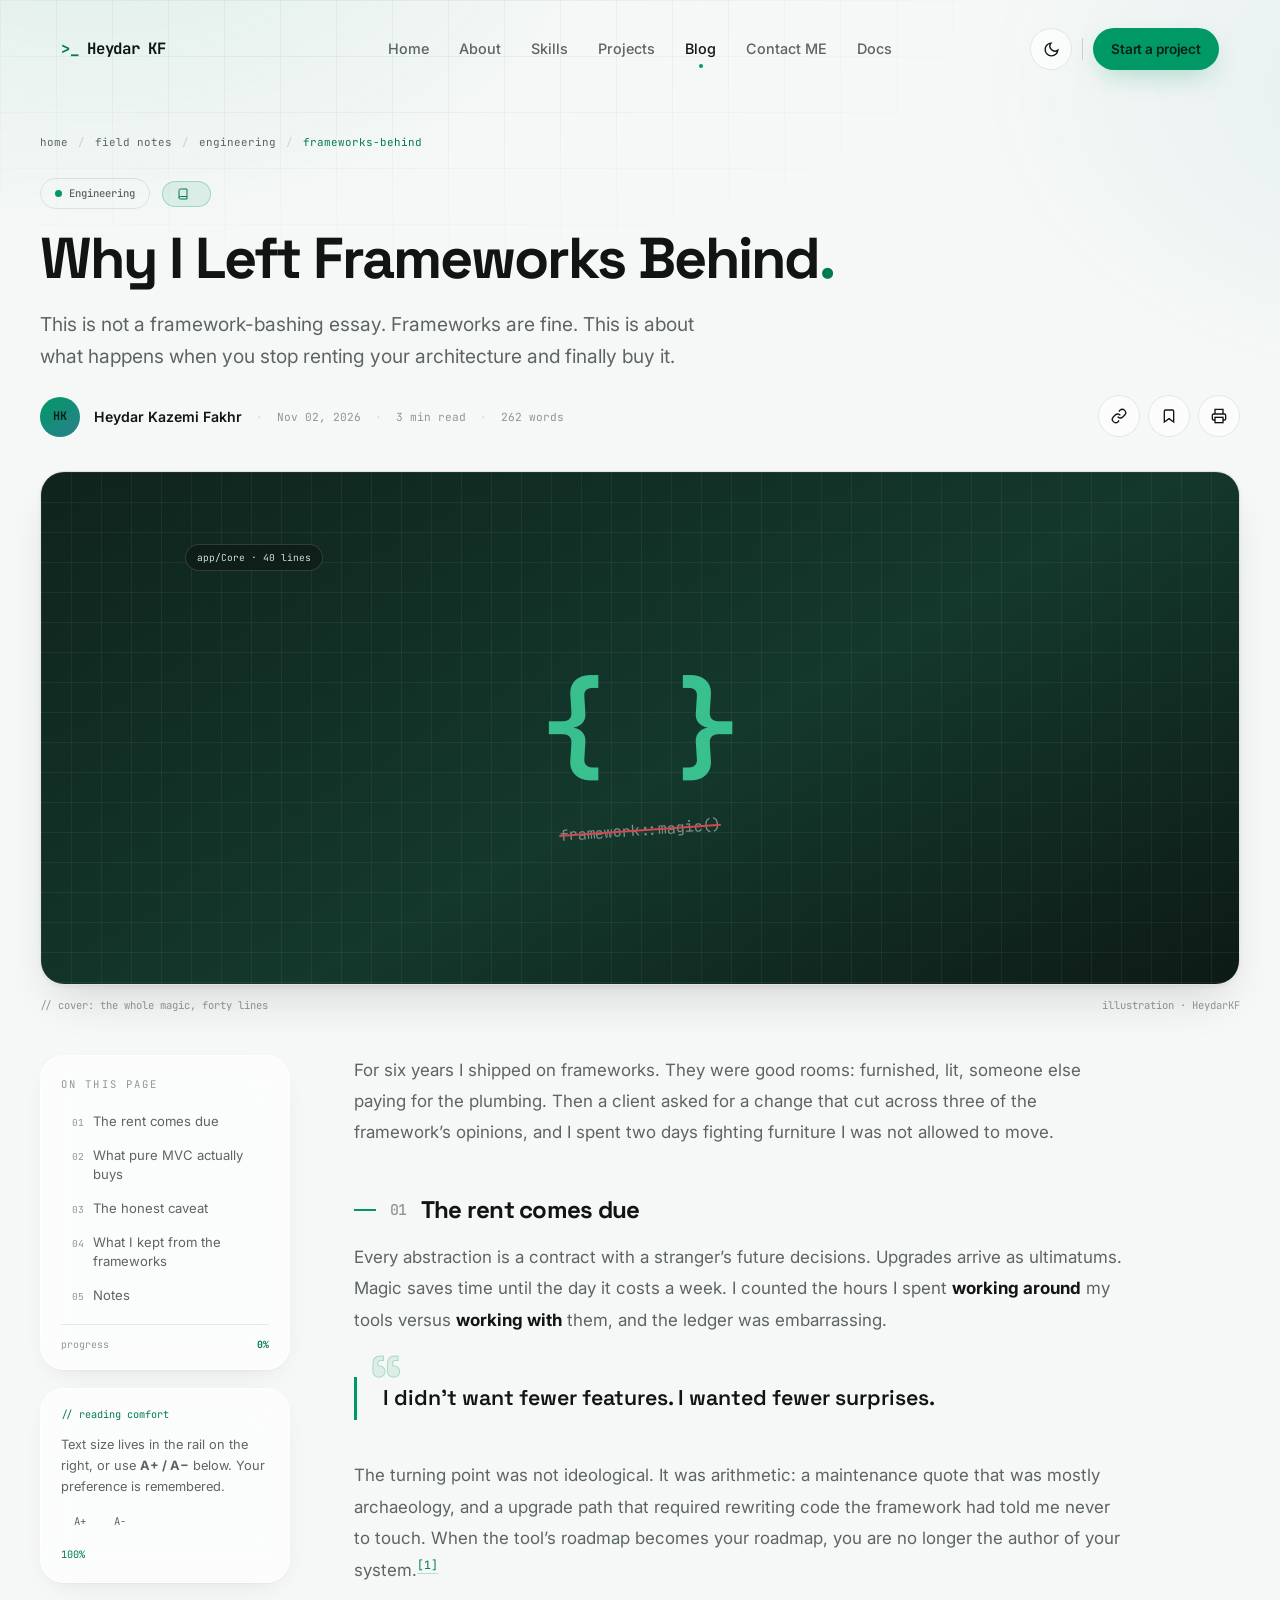
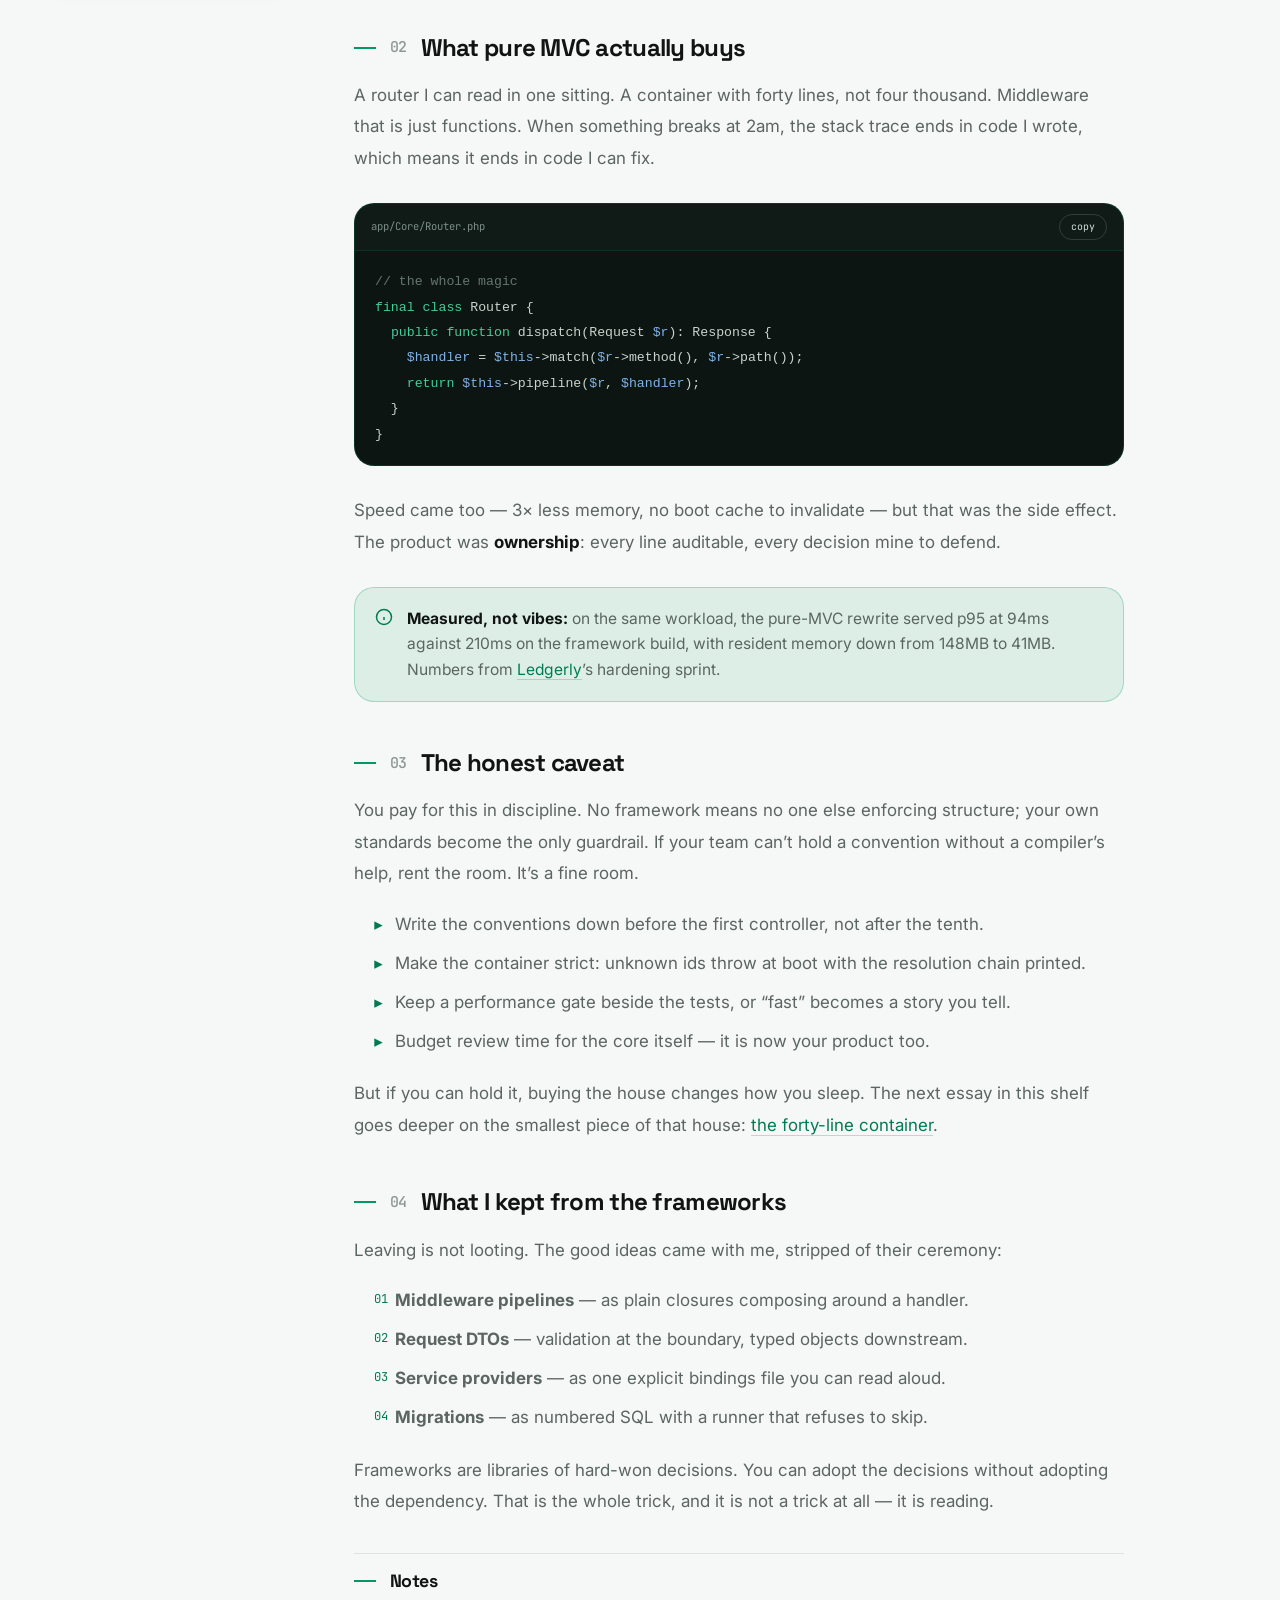
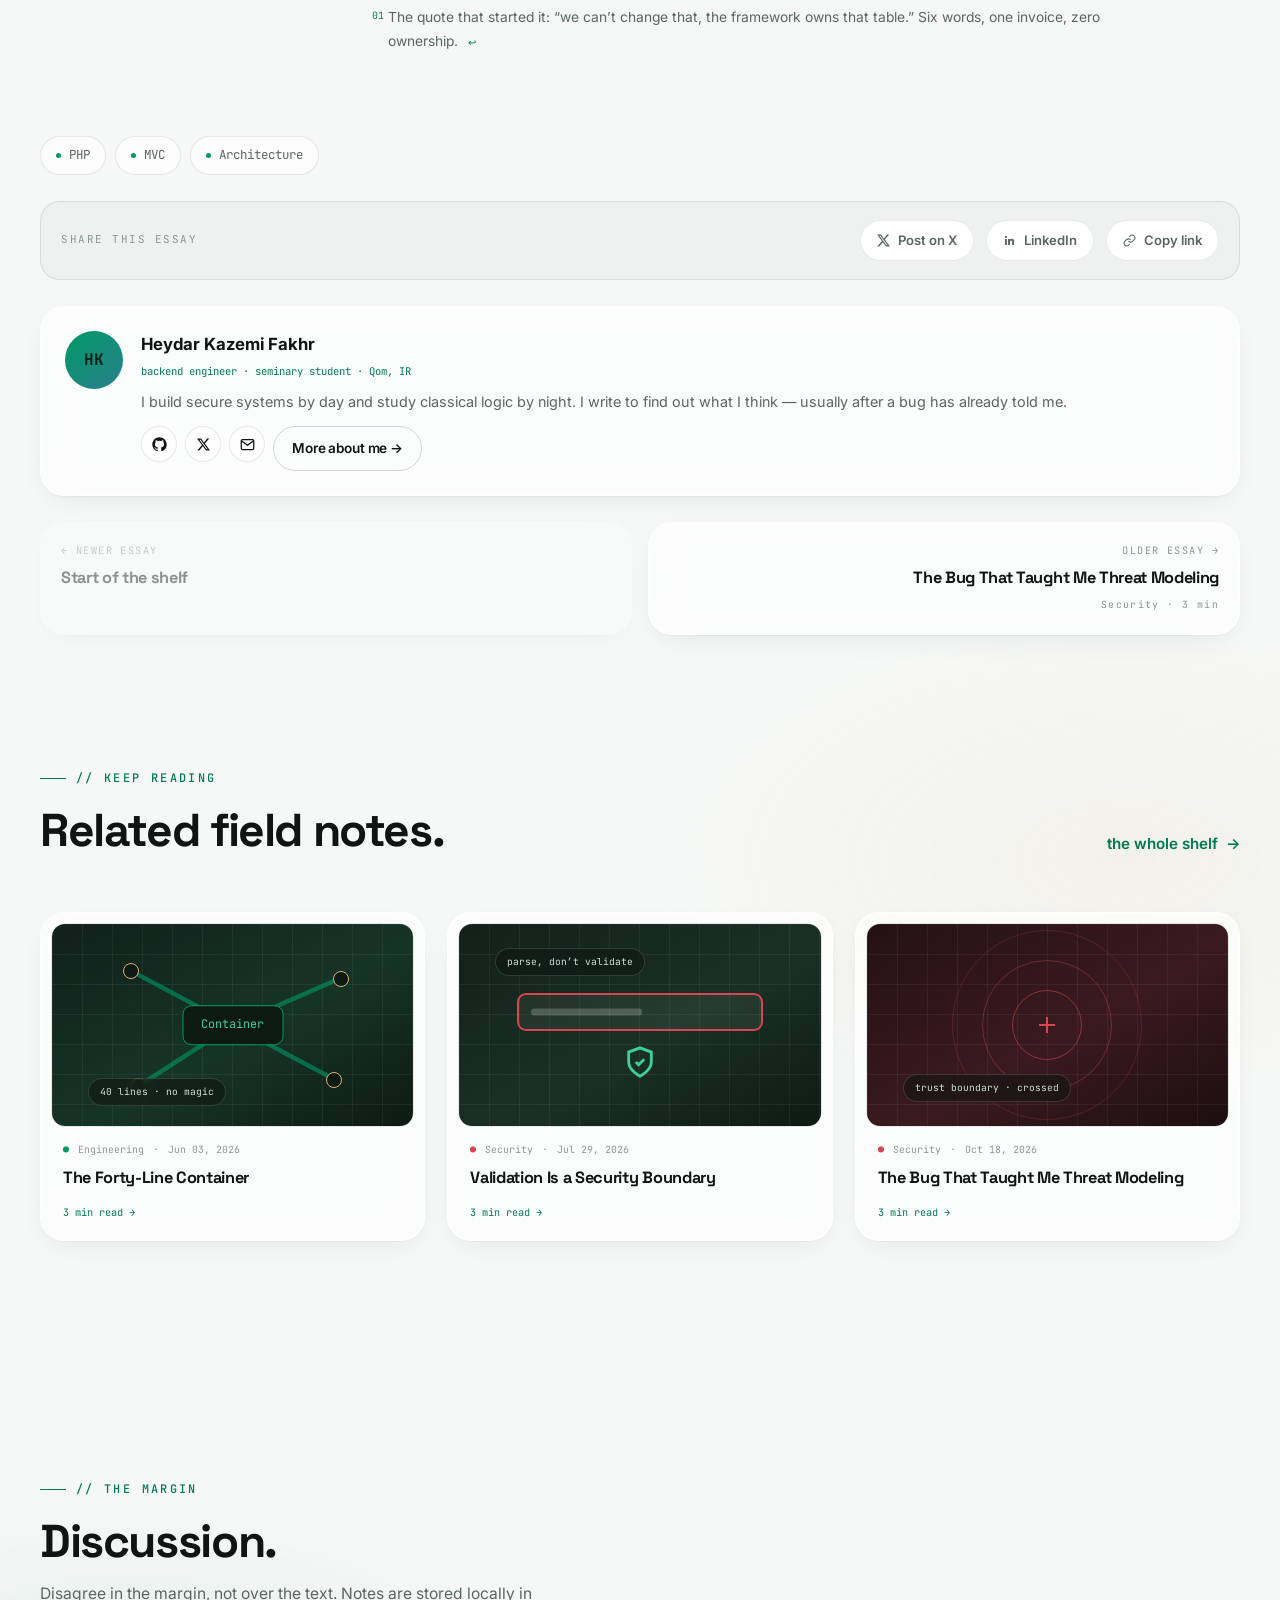
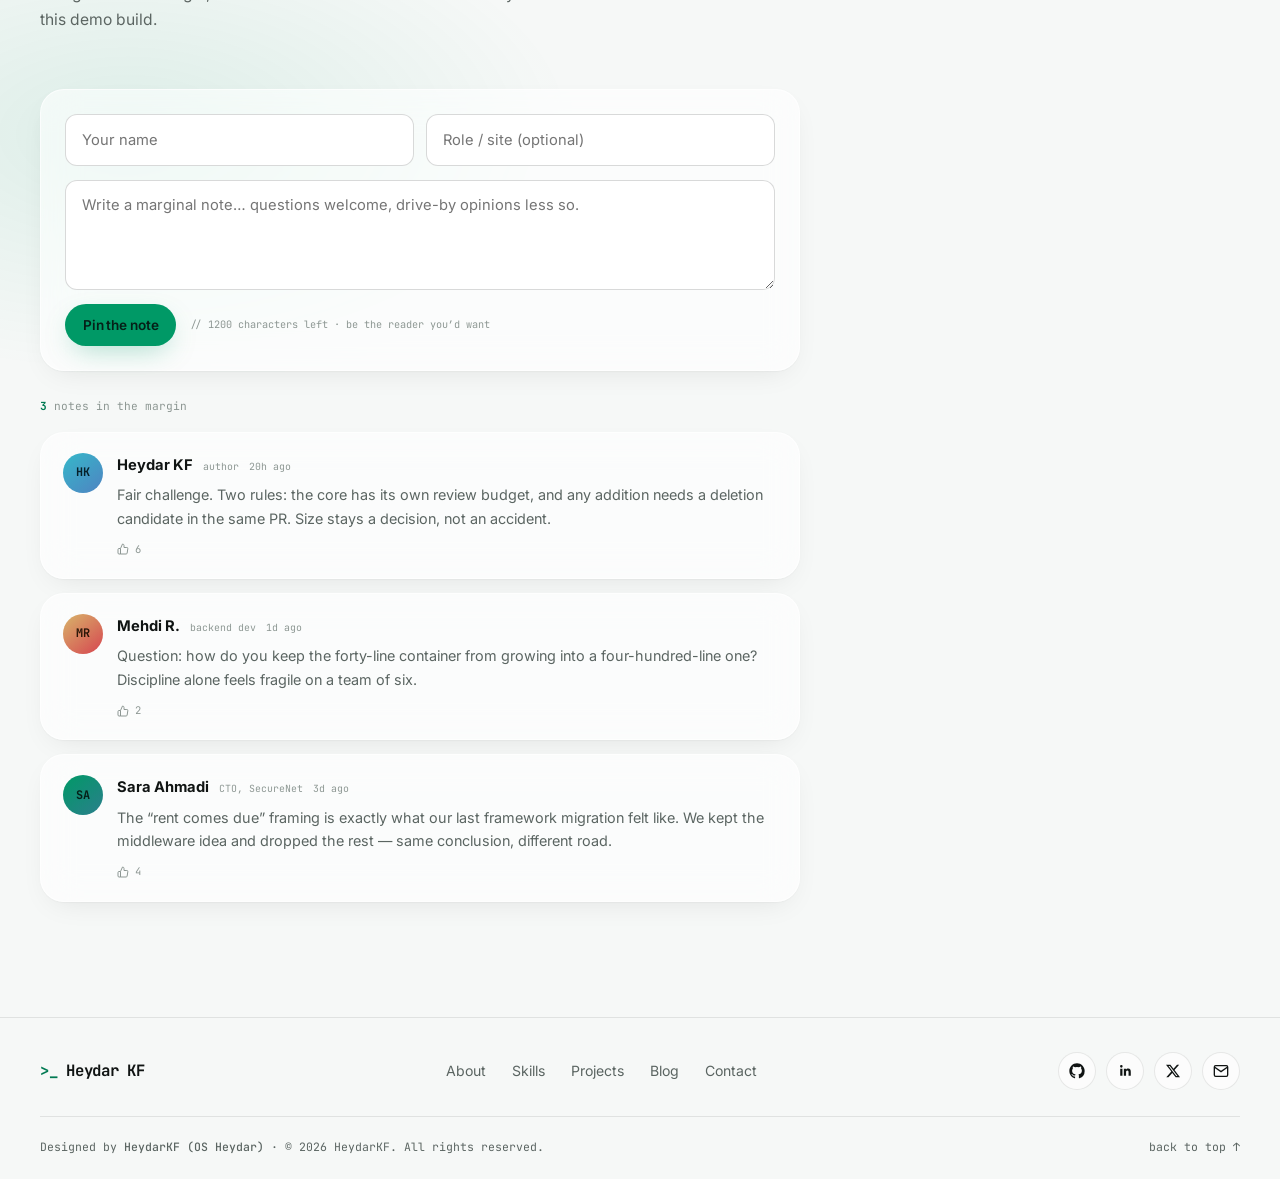
<file: single.html>
<!DOCTYPE html>
<html lang="en" dir="ltr" data-theme="light">
<head>
  <meta charset="UTF-8">
  <meta name="viewport" content="width=device-width, initial-scale=1.0">
  <title>Why I Left Frameworks Behind — HeydarKF</title>
  <meta name="description" content="After six years of renting other people’s abstractions, I rebuilt my stack on pure PHP MVC. The surprise wasn’t speed — it was ownership. An essay by Heydar Kazemi Fakhr.">
  <meta name="author" content="Heydar Kazemi Fakhr">
  <meta name="color-scheme" content="light dark">
  <meta name="theme-color" media="(prefers-color-scheme: light)" content="#f6f8f7">
  <meta name="theme-color" media="(prefers-color-scheme: dark)" content="#0b0f0e">
  <link rel="canonical" href="https://heydar.kazemifakhr.ir/post.html?p=frameworks-behind">
  <link rel="alternate" hreflang="fa" href="https://heydar.kazemifakhr.ir/fa/post.html?p=frameworks-behind">

  <meta property="og:type" content="article">
  <meta property="og:site_name" content="HeydarKF">
  <meta property="og:title" content="Why I Left Frameworks Behind">
  <meta property="og:description" content="The surprise wasn’t speed — it was ownership.">
  <meta property="og:url" content="https://heydar.kazemifakhr.ir/post.html?p=frameworks-behind">
  <meta property="og:image" content="https://heydar.kazemifakhr.ir/assets/og-cover.png">
  <meta property="og:image:width" content="1200">
  <meta property="og:image:height" content="630">
  <meta property="article:published_time" content="2026-11-02">
  <meta property="article:author" content="Heydar Kazemi Fakhr">
  <meta property="article:section" content="Engineering">
  <meta property="article:tag" content="PHP">
  <meta property="article:tag" content="MVC">
  <meta property="article:tag" content="Architecture">
  <meta name="twitter:card" content="summary_large_image">
  <meta name="twitter:title" content="Why I Left Frameworks Behind">
  <meta name="twitter:description" content="The surprise wasn’t speed — it was ownership.">
  <meta name="twitter:image" content="https://heydar.kazemifakhr.ir/assets/og-cover.png">

  <link rel="icon" href="data:image/svg+xml,%3Csvg xmlns='http://www.w3.org/2000/svg' viewBox='0 0 64 64'%3E%3Crect width='64' height='64' rx='16' fill='%230b0f0e'/%3E%3Ctext x='12' y='42' font-family='monospace' font-size='26' font-weight='bold' fill='%2300c98a'%3E%26gt;_%3C/text%3E%3C/svg%3E">

  <link rel="preconnect" href="https://fonts.googleapis.com">
  <link rel="preconnect" href="https://fonts.gstatic.com" crossorigin>
  <link href="https://fonts.googleapis.com/css2?family=Inter:wght@400;500;600;700&family=JetBrains+Mono:wght@400;500;700&family=Space+Grotesk:wght@500;600;700&display=swap" rel="stylesheet">

  <link rel="stylesheet" href="assets/css/global.css">

  <script>
    (function () {
      var d = document.documentElement;
      d.classList.add('js');
      try {
        var t = localStorage.getItem('hkf-theme');
        if (!t) t = matchMedia('(prefers-color-scheme: dark)').matches ? 'dark' : 'light';
        d.setAttribute('data-theme', t);
      } catch (e) {}
    })();
  </script>

  <script type="application/ld+json">
  {
    "@context": "https://schema.org",
    "@type": "BlogPosting",
    "headline": "Why I Left Frameworks Behind",
    "description": "After six years of renting other people’s abstractions, I rebuilt my stack on pure PHP MVC. The surprise wasn’t speed — it was ownership.",
    "datePublished": "2026-11-02",
    "dateModified": "2026-11-02",
    "articleSection": "Engineering",
    "keywords": ["PHP", "MVC", "Architecture"],
    "author": { "@type": "Person", "name": "Heydar Kazemi Fakhr", "alternateName": "HeydarKF", "url": "https://heydar.kazemifakhr.ir/" },
    "publisher": { "@type": "Person", "name": "Heydar Kazemi Fakhr" },
    "mainEntityOfPage": "https://heydar.kazemifakhr.ir/post.html?p=frameworks-behind",
    "image": "https://heydar.kazemifakhr.ir/assets/og-cover.png"
  }
  </script>

  <!-- ============ Page CSS (Single post) ============ -->
  <style>
    :root {
      --teal: #2b7f8c;
      --cyan: #35b8c9;
      --amber: #d8b56a;
      --blue: #4f83c2;
      --crimson: #d64550;
      --reader-fs: 1.06rem;
      --read-top: 78px;
    }

    /* ---------- Reading progress + tool rail ---------- */
    .read-progress {
      position: fixed; top: 0; left: 0; z-index: 120;
      height: 3px; width: 0;
      background: linear-gradient(90deg, var(--accent), var(--accent-strong));
      box-shadow: 0 0 12px rgba(0,153,102,.4);
      transition: width .1s linear;
    }
    .read-rail {
      position: fixed; right: 22px; top: 50%; transform: translateY(-50%);
      z-index: 90; display: flex; flex-direction: column; gap: 8px; align-items: center;
      padding: 10px 8px; border-radius: var(--r-pill);
      background: var(--glass);
      -webkit-backdrop-filter: blur(var(--glass-blur)) saturate(150%);
      backdrop-filter: blur(var(--glass-blur)) saturate(150%);
      border: 1px solid var(--glass-line); box-shadow: var(--shadow-1);
      opacity: 0; visibility: hidden; transition: opacity var(--t-med) var(--ease), visibility var(--t-med);
    }
    .read-rail.on { opacity: 1; visibility: visible; }
    .read-rail .icon-btn { width: 38px; height: 38px; }
    .rail-sep { width: 20px; height: 1px; background: var(--line-2); }
    .rail-pct { font-family: var(--font-mono); font-size: .6rem; color: var(--faint); writing-mode: vertical-rl; letter-spacing: .1em; }
    .fs-mini { display: flex; flex-direction: column; gap: 2px; }
    .fs-mini button { width: 38px; height: 30px; border-radius: var(--r-pill); display: grid; place-items: center; font-family: var(--font-mono); font-size: .66rem; color: var(--muted); transition: all var(--t-fast) var(--ease); }
    .fs-mini button:hover { color: var(--accent-ink); background: var(--accent-soft); }

    /* ---------- Article head ---------- */
    .post-head { position: relative; padding: calc(var(--header-offset) + 16px) 0 34px; }
    .post-head::before {
      content: ""; position: absolute; inset: 0;
      background-image:
        linear-gradient(var(--line) 1px, transparent 1px),
        linear-gradient(90deg, var(--line) 1px, transparent 1px);
      background-size: 56px 56px;
      -webkit-mask-image: radial-gradient(ellipse 75% 90% at 30% 0%, #000 20%, transparent 72%);
      mask-image: radial-gradient(ellipse 75% 90% at 30% 0%, #000 20%, transparent 72%);
      opacity: .5; pointer-events: none;
    }
    .crumbs { position: relative; display: flex; align-items: center; gap: 10px; flex-wrap: wrap; font-family: var(--font-mono); font-size: .68rem; color: var(--faint); margin-bottom: 26px; }
    .crumbs a { color: var(--muted); text-decoration: none; transition: color var(--t-fast) var(--ease); }
    .crumbs a:hover { color: var(--accent-ink); }
    .crumbs .sep { color: var(--line-2); }
    .crumbs .here { color: var(--accent-ink); }
    .head-grid { position: relative; display: grid; grid-template-columns: minmax(0,1fr) auto; gap: 26px; align-items: end; }
    .post-cat-row { display: flex; align-items: center; gap: 12px; flex-wrap: wrap; margin-bottom: 18px; }
    .cat-chip { display: inline-flex; align-items: center; gap: 7px; padding: 6px 14px; border-radius: var(--r-pill); font-family: var(--font-mono); font-size: .66rem; font-weight: 500; border: 1px solid var(--line); color: var(--muted); text-decoration: none; transition: all var(--t-fast) var(--ease); }
    .cat-chip i { width: 7px; height: 7px; border-radius: 50%; }
    .cat-chip:hover { border-color: var(--accent-line); color: var(--ink); transform: translateY(-1px); }
    .series-chip { display: inline-flex; align-items: center; gap: 7px; padding: 6px 14px; border-radius: var(--r-pill); background: var(--accent-soft); border: 1px solid var(--accent-line); font-family: var(--font-mono); font-size: .66rem; color: var(--accent-ink); text-decoration: none; }
    .series-chip:hover { text-decoration: underline; text-underline-offset: 4px; }
    .post-title { font-size: clamp(2.1rem, 4.6vw, 3.6rem); letter-spacing: -.035em; line-height: 1.08; max-width: 22ch; }
    .post-title .dot { color: var(--accent-ink); }
    .post-lede { font-size: clamp(1.02rem, 1.6vw, 1.2rem); color: var(--muted); max-width: 58ch; margin-top: 18px; line-height: 1.7; }
    .head-meta { display: flex; align-items: center; gap: 14px; flex-wrap: wrap; margin-top: 24px; font-family: var(--font-mono); font-size: .7rem; color: var(--faint); }
    .head-meta .avatar { width: 40px; height: 40px; border-radius: 50%; background: linear-gradient(140deg, var(--accent), var(--teal)); display: grid; place-items: center; font-family: var(--font-mono); font-size: .74rem; font-weight: 700; color: #052018; }
    .head-meta b { color: var(--ink); font-weight: 600; font-family: var(--font-body); font-size: .88rem; }
    .head-meta .dotsep { color: var(--line-2); }
    .head-actions { display: flex; gap: 8px; align-items: center; }
    .head-actions .icon-btn { width: 42px; height: 42px; }

    /* ---------- Cover ---------- */
    .cover-wrap { position: relative; padding-bottom: 40px; }
    .post-cover { position: relative; aspect-ratio: 21/9; border-radius: var(--r-lg); overflow: hidden; border: 1px solid var(--line); box-shadow: var(--shadow-2); }
    .cv { position: absolute; inset: 0; overflow: hidden; }
    .cv::before {
      content: ""; position: absolute; inset: 0;
      background-image:
        linear-gradient(rgba(255,255,255,.05) 1px, transparent 1px),
        linear-gradient(90deg, rgba(255,255,255,.05) 1px, transparent 1px);
      background-size: 30px 30px;
    }
    .cv-light::before { background-image: linear-gradient(rgba(16,20,19,.05) 1px, transparent 1px), linear-gradient(90deg, rgba(16,20,19,.05) 1px, transparent 1px); }
    [data-theme="dark"] .cv-light::before { background-image: linear-gradient(rgba(255,255,255,.05) 1px, transparent 1px), linear-gradient(90deg, rgba(255,255,255,.05) 1px, transparent 1px); }
    .cv-inner { position: absolute; inset: 0; }
    .cv-glyph { position: absolute; left: 50%; top: 50%; transform: translate(-50%,-50%); font-family: var(--font-mono); font-weight: 700; line-height: 1; }
    .cv-chip { position: absolute; padding: 5px 11px; border-radius: var(--r-pill); font-family: var(--font-mono); font-size: .6rem; background: rgba(13,21,18,.55); border: 1px solid rgba(255,255,255,.14); color: #cfe0d8; -webkit-backdrop-filter: blur(6px); backdrop-filter: blur(6px); }
    .cv-light .cv-chip { background: rgba(255,255,255,.65); color: #3c4642; border-color: rgba(16,20,19,.1); }
    [data-theme="dark"] .cv-light .cv-chip { background: rgba(13,21,18,.55); color: #cfe0d8; border-color: rgba(255,255,255,.14); }
    .cv-1 { background: linear-gradient(150deg, #0f231c, #14382c 55%, #0d1a15); }
    .cv-1 .cv-glyph { font-size: clamp(4rem, 9vw, 7rem); color: #3ecf9a; opacity: .9; }
    .cv-1 .strike { position: absolute; left: 50%; top: 70%; transform: translate(-50%,-50%) rotate(-4deg); font-family: var(--font-mono); font-size: clamp(.7rem,1.4vw,.95rem); color: #7d8f88; text-decoration: line-through; text-decoration-color: var(--crimson); text-decoration-thickness: 2px; }
    .cv-2 { background: linear-gradient(150deg, #241114, #3a1a1f 55%, #1c0e11); }
    .cv-2 .rings i { position: absolute; left: 50%; top: 50%; transform: translate(-50%,-50%); border: 1.4px solid rgba(214,69,80,.55); border-radius: 50%; }
    .cv-2 .rings i:nth-child(1) { width: 70px; height: 70px; }
    .cv-2 .rings i:nth-child(2) { width: 130px; height: 130px; opacity: .7; }
    .cv-2 .rings i:nth-child(3) { width: 190px; height: 190px; opacity: .4; }
    .cv-2 .cross { position: absolute; left: 50%; top: 50%; width: 16px; height: 16px; transform: translate(-50%,-50%); }
    .cv-2 .cross::before, .cv-2 .cross::after { content: ""; position: absolute; background: var(--crimson); }
    .cv-2 .cross::before { left: 50%; top: 0; bottom: 0; width: 2px; transform: translateX(-50%); }
    .cv-2 .cross::after { top: 50%; left: 0; right: 0; height: 2px; transform: translateY(-50%); }
    .cv-3 { background: linear-gradient(150deg, #0f2224, #14343a 55%, #0d1a1c); }
    .cv-3 svg { position: absolute; inset: 0; width: 100%; height: 100%; }
    .cv-3 line { stroke: var(--cyan); stroke-width: 1.3; stroke-dasharray: 4 5; opacity: .7; }
    .cv-3 .nd { position: absolute; width: 30px; height: 30px; border-radius: 50%; transform: translate(-50%,-50%); background: #0d1a1c; border: 1.5px solid var(--cyan); }
    .cv-3 .stamp { position: absolute; right: 12%; bottom: 16%; transform: rotate(-8deg); padding: 6px 14px; border: 1.6px solid var(--cyan); border-radius: 6px; font-family: var(--font-mono); font-size: .7rem; color: var(--cyan); letter-spacing: .18em; }
    .cv-4 { background: linear-gradient(150deg, #f2ecdd, #e9dfc8 60%, #e0d4b8); }
    [data-theme="dark"] .cv-4 { background: linear-gradient(150deg, #201c13, #2a2418 60%, #191610); }
    .cv-4 .rule { position: absolute; left: 12%; right: 12%; height: 1.4px; background: rgba(160,130,70,.4); }
    .cv-4 .marg { position: absolute; width: 10px; height: 10px; border-radius: 50%; background: var(--amber); }
    .cv-4 .codeline { position: absolute; left: 12%; right: 20%; height: 18px; border-radius: 5px; background: rgba(0,153,102,.16); border: 1px solid var(--accent-line); }
    .cv-5 { background: linear-gradient(150deg, #101a26, #16283c 55%, #0d1520); }
    .cv-5 .hist { position: absolute; left: 12%; right: 12%; bottom: 22%; height: 46%; display: flex; align-items: flex-end; gap: 7px; }
    .cv-5 .hist i { flex: 1; border-radius: 3px 3px 1px 1px; background: linear-gradient(180deg, var(--blue), rgba(79,131,194,.25)); height: var(--h); }
    .cv-5 .budget { position: absolute; left: 10%; right: 10%; top: 34%; border-top: 2px dashed var(--crimson); }
    .cv-6 { background: linear-gradient(150deg, #122019, #1a3026 55%, #0e1a14); }
    .cv-6 .field { position: absolute; left: 16%; right: 16%; top: 34%; height: 38px; border-radius: 9px; border: 2px solid var(--crimson); background: rgba(255,255,255,.05); }
    .cv-6 .field::after { content: ""; position: absolute; left: 12px; top: 50%; transform: translateY(-50%); width: 46%; height: 7px; border-radius: 3px; background: rgba(255,255,255,.2); }
    .cv-6 .shield { position: absolute; left: 50%; top: 68%; transform: translate(-50%,-50%); color: #3ecf9a; }
    .cv-7 { background: linear-gradient(150deg, #0f1e22, #143036 55%, #0d181c); }
    .cv-7 .layer { position: absolute; left: 20%; right: 20%; height: 22px; border-radius: 7px; border: 1.4px solid rgba(53,184,201,.5); background: rgba(53,184,201,.1); }
    .cv-7 .layer:nth-child(1) { top: 26%; }
    .cv-7 .layer:nth-child(2) { top: 42%; left: 24%; right: 24%; opacity: .8; }
    .cv-7 .layer:nth-child(3) { top: 58%; left: 28%; right: 28%; opacity: .6; }
    .cv-7 .clock { position: absolute; right: 12%; top: 16%; width: 46px; height: 46px; border-radius: 50%; border: 2px solid var(--amber); }
    .cv-7 .clock::after { content: ""; position: absolute; left: 50%; top: 50%; width: 2px; height: 15px; background: var(--amber); transform-origin: top center; transform: translate(-50%,0) rotate(140deg); }
    .cv-8 { background: linear-gradient(150deg, #1d1a12, #262117 50%, #101b16 50%, #14261e); }
    .cv-8 .half { position: absolute; top: 18%; bottom: 18%; width: 34%; display: flex; flex-direction: column; gap: 10px; }
    .cv-8 .half.l { left: 10%; } .cv-8 .half.r { right: 10%; }
    .cv-8 .half i { height: 7px; border-radius: 3px; }
    .cv-8 .half.l i { background: rgba(216,181,106,.4); }
    .cv-8 .half.l i:nth-child(2) { width: 70%; } .cv-8 .half.l i:nth-child(4) { width: 55%; }
    .cv-8 .half.r i { background: rgba(62,207,154,.4); }
    .cv-8 .half.r i:nth-child(1) { width: 60%; } .cv-8 .half.r i:nth-child(3) { width: 80%; }
    .cv-8 .divider { position: absolute; left: 50%; top: 12%; bottom: 12%; width: 1.4px; background: rgba(255,255,255,.18); }
    .cv-9 { background: linear-gradient(150deg, #10201a, #173428 55%, #0d1a14); }
    .cv-9 svg { position: absolute; inset: 0; width: 100%; height: 100%; }
    .cv-9 line { stroke: var(--accent); stroke-width: 1.3; opacity: .6; }
    .cv-9 .box { position: absolute; left: 50%; top: 50%; transform: translate(-50%,-50%); padding: 9px 18px; border-radius: 9px; border: 1.6px solid var(--accent); background: #0d1a14; font-family: var(--font-mono); font-size: .74rem; color: #3ecf9a; }
    .cv-9 .sat { position: absolute; width: 16px; height: 16px; border-radius: 50%; transform: translate(-50%,-50%); background: #0d1a14; border: 1.5px solid var(--amber); }
    .cover-cap { display: flex; justify-content: space-between; gap: 14px; flex-wrap: wrap; margin-top: 12px; font-family: var(--font-mono); font-size: .66rem; color: var(--faint); }

    /* ---------- Body layout ---------- */
    .post-layout { display: grid; grid-template-columns: 250px minmax(0,1fr); gap: clamp(30px,5vw,72px); align-items: start; padding-bottom: 30px; }
    .toc-col { position: sticky; top: 110px; display: flex; flex-direction: column; gap: 18px; }
    .toc-card { padding: 20px 20px 16px; }
    .toc-card:hover { transform: none; }
    .toc-title { font-family: var(--font-mono); font-size: .66rem; letter-spacing: .2em; color: var(--faint); margin-bottom: 12px; }
    .toc-list { display: flex; flex-direction: column; gap: 2px; }
    .toc-link {
      display: flex; align-items: baseline; gap: 9px;
      padding: 7px 9px; border-radius: 8px; border-left: 2px solid transparent;
      font-size: .82rem; color: var(--muted); text-decoration: none; line-height: 1.4;
      transition: all var(--t-fast) var(--ease);
    }
    .toc-link .n { font-family: var(--font-mono); font-size: .6rem; color: var(--faint); }
    .toc-link:hover { color: var(--ink); background: var(--bg-2); }
    .toc-link[aria-current="true"] { color: var(--accent-ink); border-left-color: var(--accent); background: var(--accent-soft); font-weight: 600; }
    .toc-link[aria-current="true"] .n { color: var(--accent-ink); }
    .toc-foot { margin-top: 12px; padding-top: 12px; border-top: 1px solid var(--line); display: flex; justify-content: space-between; font-family: var(--font-mono); font-size: .62rem; color: var(--faint); }
    .toc-foot b { color: var(--accent-ink); }
    .side-note { padding: 18px 20px; display: flex; flex-direction: column; gap: 10px; }
    .side-note:hover { transform: none; }
    .side-note p { font-size: .8rem; }
    .side-note .mono-l { font-family: var(--font-mono); font-size: .64rem; color: var(--accent-ink); }

    /* ---------- Article typography ---------- */
    .article { font-size: var(--reader-fs); max-width: 70ch; }
    .article > p { color: var(--muted); margin-bottom: 1.2em; line-height: 1.85; }
    .article p strong { color: var(--ink); }
    .article p em { color: var(--ink); }
    .article h2 {
      font-size: calc(var(--reader-fs) * 1.42); margin: 2em 0 .8em;
      display: flex; align-items: center; gap: 14px; scroll-margin-top: 120px;
    }
    .article h2::before { content: ""; width: 22px; height: 2px; background: var(--accent); flex: none; }
    .article h2 .h-num { font-family: var(--font-mono); font-size: .62em; color: var(--faint); font-weight: 500; }
    .article h3 { font-size: calc(var(--reader-fs) * 1.14); margin: 1.6em 0 .6em; scroll-margin-top: 120px; }
    .article blockquote {
      position: relative; margin: 1.9em 0; padding: 6px 0 6px 26px; border-left: 3px solid var(--accent);
      font-family: var(--font-display); font-weight: 600;
      font-size: calc(var(--reader-fs) * 1.26); line-height: 1.45; color: var(--ink);
    }
    .article blockquote::before {
      content: "“"; position: absolute; left: 12px; top: -30px;
      font-family: var(--font-display); font-size: 4.4rem; line-height: 1;
      color: var(--accent-soft); -webkit-text-stroke: 1px var(--accent-line); pointer-events: none;
    }
    .article ul, .article ol { margin: 0 0 1.3em 1.2em; list-style: none; }
    .article ul li, .article ol li { color: var(--muted); margin-bottom: .55em; position: relative; padding-left: 1.2em; line-height: 1.75; }
    .article ul li::before { content: "▸"; position: absolute; left: 0; color: var(--accent-ink); }
    .article ol { counter-reset: step; }
    .article ol li { counter-increment: step; }
    .article ol li::before { content: counter(step, decimal-leading-zero); position: absolute; left: 0; font-family: var(--font-mono); font-size: .72em; color: var(--accent-ink); top: .25em; }
    .article a { color: var(--accent-ink); text-decoration: underline; text-underline-offset: 4px; text-decoration-color: var(--accent-line); }
    .article a:hover { text-decoration-color: var(--accent-ink); }
    .article code:not(pre code) {
      font-family: var(--font-mono); font-size: .84em;
      background: var(--bg-2); border: 1px solid var(--line);
      padding: 2px 7px; border-radius: 6px; color: var(--accent-ink);
    }
    .code-block { position: relative; margin: 1.7em 0; }
    .code-bar {
      display: flex; align-items: center; gap: 10px;
      padding: 10px 16px; border-radius: var(--r-md) var(--r-md) 0 0;
      background: #101b17; border: 1px solid rgba(0,201,138,.16); border-bottom: 0;
      font-family: var(--font-mono); font-size: .66rem; color: #7d8f88;
    }
    .code-bar .fname { flex: 1; }
    .code-copy {
      display: inline-flex; align-items: center; gap: 6px;
      padding: 4px 11px; border-radius: var(--r-pill);
      border: 1px solid rgba(255,255,255,.14); color: #cfe0d8;
      font-family: var(--font-mono); font-size: .62rem;
      transition: all var(--t-fast) var(--ease);
    }
    .code-copy:hover { border-color: var(--accent); color: #3ecf9a; }
    .code-copy.done { border-color: var(--accent); color: #3ecf9a; }
    .article pre {
      margin: 0; padding: 18px 20px; border-radius: 0 0 var(--r-md) var(--r-md);
      background: #0d1512; border: 1px solid rgba(0,201,138,.16);
      overflow-x: auto; font-family: var(--font-mono);
      font-size: calc(var(--reader-fs) * .78); line-height: 1.85; color: #c6d4cd;
    }
    .article pre .k { color: #3ecf9a; } .article pre .s { color: #d8b56a; }
    .article pre .c { color: #64756e; } .article pre .n { color: #7fb3e8; }
    .article table { width: 100%; border-collapse: collapse; margin: 1.7em 0; font-size: calc(var(--reader-fs) * .88); }
    .article th, .article td { text-align: left; padding: 11px 14px; border-bottom: 1px solid var(--line); }
    .article th { font-family: var(--font-mono); font-size: .68rem; letter-spacing: .12em; text-transform: uppercase; color: var(--faint); }
    .article td { color: var(--muted); }
    .article td b { color: var(--ink); }
    .callout {
      margin: 1.7em 0; padding: 18px 20px; border-radius: var(--r-md);
      background: var(--accent-soft); border: 1px solid var(--accent-line);
      display: flex; gap: 14px; align-items: flex-start;
    }
    .callout svg { flex: none; color: var(--accent-ink); margin-top: 2px; }
    .callout p { margin: 0; font-size: calc(var(--reader-fs) * .92); color: var(--muted); }
    .callout p strong { color: var(--ink); }
    .footnote-ref { font-family: var(--font-mono); font-size: .68em; color: var(--accent-ink); text-decoration: none; vertical-align: super; }
    .footnotes { margin-top: 2.4em; padding-top: 1.2em; border-top: 1px solid var(--line); font-size: calc(var(--reader-fs) * .86); }
    .footnotes h2 { font-size: calc(var(--reader-fs) * 1.05); margin: 0 0 .8em; }
    .footnotes ol li { font-size: .95em; }
    .footnotes .back { font-family: var(--font-mono); font-size: .7em; text-decoration: none; margin-left: 6px; }

    /* ---------- Post footer ---------- */
    .post-tags { display: flex; gap: 9px; flex-wrap: wrap; margin: 34px 0 26px; }
    .post-share {
      display: flex; align-items: center; gap: 12px; flex-wrap: wrap;
      padding: 18px 20px; border-radius: var(--r-md);
      background: var(--bg-2); border: 1px solid var(--line); margin-bottom: 26px;
    }
    .post-share .lbl { font-family: var(--font-mono); font-size: .68rem; color: var(--faint); letter-spacing: .14em; }
    .post-share .spacer { flex: 1; }
    .share-btn { display: inline-flex; align-items: center; gap: 8px; padding: 9px 16px; border-radius: var(--r-pill); border: 1px solid var(--line); background: var(--surface); font-size: .82rem; font-weight: 600; color: var(--muted); text-decoration: none; transition: all var(--t-fast) var(--ease); }
    .share-btn:hover { border-color: var(--accent-line); color: var(--accent-ink); transform: translateY(-2px); }
    .author-card { display: flex; gap: 18px; align-items: flex-start; padding: 24px; margin-bottom: 26px; }
    .author-card:hover { transform: none; }
    .author-card .avatar { width: 58px; height: 58px; border-radius: 50%; flex: none; background: linear-gradient(140deg, var(--accent), var(--teal)); display: grid; place-items: center; font-family: var(--font-mono); font-size: 1rem; font-weight: 700; color: #052018; }
    .author-card b { display: block; font-size: 1.05rem; color: var(--ink); margin-bottom: 4px; }
    .author-card .role { font-family: var(--font-mono); font-size: .66rem; color: var(--accent-ink); margin-bottom: 10px; }
    .author-card p { font-size: .9rem; margin-bottom: 12px; }
    .author-links { display: flex; gap: 8px; flex-wrap: wrap; }
    .author-links .icon-btn { width: 36px; height: 36px; }

    .post-nav { display: grid; grid-template-columns: 1fr 1fr; gap: 16px; margin-bottom: 10px; }
    .pn-card { display: flex; flex-direction: column; gap: 8px; padding: 20px; text-decoration: none; }
    .pn-card.next { align-items: flex-end; text-align: right; }
    .pn-card span { font-family: var(--font-mono); font-size: .64rem; color: var(--faint); letter-spacing: .14em; }
    .pn-card b { font-family: var(--font-display); font-size: 1.02rem; color: var(--ink); line-height: 1.35; letter-spacing: -.02em; }
    .pn-card:hover b { color: var(--accent-ink); }
    .pn-card .pn-meta { font-family: var(--font-mono); font-size: .62rem; color: var(--faint); }
    .pn-card.is-empty { opacity: .45; pointer-events: none; }

    /* ---------- Related ---------- */
    .related-section { position: relative; }
    .related-section::before { content: ""; position: absolute; inset: 0; background: radial-gradient(680px 360px at 88% 30%, rgba(216,181,106,.09), transparent 70%); pointer-events: none; }
    .rel-grid { position: relative; display: grid; grid-template-columns: repeat(3,1fr); gap: 22px; }
    .rel-card { padding: 10px 10px 18px; display: flex; flex-direction: column; text-decoration: none; }
    .rel-cover { position: relative; aspect-ratio: 16/9; border-radius: 14px; overflow: hidden; border: 1px solid var(--line); }
    .rel-cover .cv-glyph { font-size: 2.6rem; }
    .rel-body { padding: 15px 12px 0; display: flex; flex-direction: column; gap: 8px; flex: 1; }
    .rel-meta { display: flex; align-items: center; gap: 9px; font-family: var(--font-mono); font-size: .62rem; color: var(--faint); }
    .rel-title { font-size: 1.02rem; letter-spacing: -.02em; line-height: 1.35; color: var(--ink); transition: color var(--t-fast) var(--ease); }
    .rel-card:hover .rel-title { color: var(--accent-ink); }
    .rel-read { margin-top: auto; padding-top: 8px; font-family: var(--font-mono); font-size: .64rem; color: var(--accent-ink); }

    /* ---------- Comments ---------- */
    .comments-section { position: relative; }
    .comments-section::before { content: ""; position: absolute; inset: 0; background: radial-gradient(640px 340px at 10% 30%, var(--accent-soft), transparent 70%); pointer-events: none; }
    .cm-wrap { position: relative; max-width: 760px; }
    .cm-form { padding: 24px; display: flex; flex-direction: column; gap: 14px; margin-bottom: 26px; }
    .cm-form:hover { transform: none; }
    .cm-row { display: grid; grid-template-columns: 1fr 1fr; gap: 12px; }
    .cm-input, .cm-textarea {
      width: 100%; padding: 13px 16px; border-radius: var(--r-sm);
      border: 1px solid var(--line-2); background: var(--surface); color: var(--ink);
      font: inherit; font-size: .92rem;
      transition: border-color var(--t-fast) var(--ease), box-shadow var(--t-fast) var(--ease);
    }
    .cm-textarea { min-height: 110px; resize: vertical; line-height: 1.6; }
    .cm-input:focus, .cm-textarea:focus { outline: none; border-color: var(--accent-line); box-shadow: 0 0 0 3px var(--accent-soft); }
    .cm-input.err, .cm-textarea.err { border-color: var(--crimson); box-shadow: 0 0 0 3px rgba(214,69,80,.14); }
    .cm-foot { display: flex; align-items: center; gap: 14px; flex-wrap: wrap; }
    .cm-hint { font-family: var(--font-mono); font-size: .64rem; color: var(--faint); }
    .cm-err { display: none; font-family: var(--font-mono); font-size: .68rem; color: var(--crimson); }
    .cm-err.on { display: block; }
    .cm-count { font-family: var(--font-mono); font-size: .7rem; color: var(--faint); margin-bottom: 16px; }
    .cm-count b { color: var(--accent-ink); }
    .cm-list { display: flex; flex-direction: column; gap: 14px; }
    .cm-item { padding: 20px 22px; display: flex; gap: 14px; }
    .cm-item:hover { transform: none; }
    .cm-avatar { width: 40px; height: 40px; border-radius: 50%; flex: none; display: grid; place-items: center; font-family: var(--font-mono); font-size: .74rem; font-weight: 700; color: #052018; background: linear-gradient(140deg, var(--accent), var(--teal)); }
    .cm-avatar.alt { background: linear-gradient(140deg, var(--amber), var(--crimson)); color: #2a1608; }
    .cm-avatar.alt2 { background: linear-gradient(140deg, var(--cyan), var(--blue)); color: #06202a; }
    .cm-main { flex: 1; min-width: 0; }
    .cm-head { display: flex; align-items: baseline; gap: 10px; flex-wrap: wrap; margin-bottom: 6px; }
    .cm-head b { font-size: .92rem; color: var(--ink); }
    .cm-head .when { font-family: var(--font-mono); font-size: .62rem; color: var(--faint); }
    .cm-head .mine { font-family: var(--font-mono); font-size: .58rem; padding: 2px 8px; border-radius: var(--r-pill); background: var(--accent-soft); border: 1px solid var(--accent-line); color: var(--accent-ink); }
    .cm-text { font-size: .9rem; white-space: pre-wrap; word-break: break-word; }
    .cm-actions { margin-top: 10px; display: flex; gap: 14px; }
    .cm-like, .cm-del { display: inline-flex; align-items: center; gap: 6px; font-family: var(--font-mono); font-size: .66rem; color: var(--faint); transition: color var(--t-fast) var(--ease); }
    .cm-like:hover { color: var(--accent-ink); }
    .cm-like.liked { color: var(--accent-ink); }
    .cm-del:hover { color: var(--crimson); }
    .cm-empty { padding: 34px 20px; text-align: center; border: 1px dashed var(--line-2); border-radius: var(--r-md); font-size: .9rem; color: var(--muted); }

    /* ---------- Toast ---------- */
    .toast { position: fixed; left: 50%; bottom: 28px; z-index: 400; transform: translate(-50%,16px); display: inline-flex; align-items: center; gap: 10px; padding: 12px 22px; border-radius: var(--r-pill); background: var(--surface); border: 1px solid var(--accent-line); box-shadow: var(--shadow-2); font-size: .86rem; font-weight: 600; opacity: 0; visibility: hidden; transition: opacity .3s var(--ease), transform .3s var(--ease), visibility .3s; }
    .toast.show { opacity: 1; visibility: visible; transform: translate(-50%,0); }
    .toast svg { color: var(--accent-ink); }

    /* ---------- Responsive ---------- */
    @media (max-width: 1240px) { .read-rail { display: none; } }
    @media (max-width: 1100px) {
      .post-layout { grid-template-columns: 1fr; }
      .toc-col { position: static; order: -1; }
      .toc-card { max-width: 560px; }
      .side-note { display: none; }
      .rel-grid { grid-template-columns: 1fr; max-width: 560px; }
      .head-grid { grid-template-columns: 1fr; align-items: start; }
    }
    @media (max-width: 760px) {
      .post-cover { aspect-ratio: 16/9; }
      .post-nav { grid-template-columns: 1fr; }
      .pn-card.next { align-items: flex-start; text-align: left; }
      .cm-row { grid-template-columns: 1fr; }
      .author-card { flex-direction: column; }
    }
    @media (max-width: 620px) {
      .post-title { max-width: none; }
      .head-actions { width: 100%; }
      .article blockquote { padding-left: 18px; }
      .article blockquote::before { display: none; }
    }
    @media print {
      .site-header, .read-rail, .read-progress, .toc-col, .post-share, .comments-section, .related-section, .site-footer, .mobile-menu, .head-actions { display: none !important; }
      body::before, body::after { display: none; }
      .post-layout { grid-template-columns: 1fr; }
      .article { max-width: none; }
    }
  </style>
</head>

<body>
  <a class="skip-link" href="#article">Skip to article</a>
  <span class="read-progress" id="readProgress" aria-hidden="true"></span>

    <!-- ============ Header ============ -->
  <header class="site-header" id="siteHeader">
    <div class="header-bar">
      <a class="logo" href="index.html" aria-label="HeydarKF — home"><span class="logo-mark">&gt;_</span> Heydar&nbsp;KF</a>
      <nav class="main-nav" aria-label="Primary">
        <a href="index.html">Home</a>
        <a href="about.html" >About</a>
        <a href="skills.html">Skills</a>
        <a href="projects.html">Projects</a>
        <a href="blog.html" aria-current="page">Blog</a>
        <a href="contact.html">Contact ME</a>
        <a href="docs.html">Docs</a>
      </nav>
      <div class="header-actions">        
        <button class="icon-btn theme-toggle" id="themeToggle" aria-label="Toggle color theme">
          <svg class="i-moon" width="17" height="17" viewBox="0 0 24 24" fill="none" stroke="currentColor" stroke-width="2" aria-hidden="true"><path d="M21 12.79A9 9 0 1 1 11.21 3 7 7 0 0 0 21 12.79z"/></svg>
          <svg class="i-sun" width="17" height="17" viewBox="0 0 24 24" fill="none" stroke="currentColor" stroke-width="2" aria-hidden="true"><circle cx="12" cy="12" r="4"/><path d="M12 2v2M12 20v2M4.93 4.93l1.41 1.41M17.66 17.66l1.41 1.41M2 12h2M20 12h2M4.93 19.07l1.41-1.41M17.66 6.34l1.41-1.41"/></svg>
        </button>
        <span class="header-sep" aria-hidden="true"></span>
        <a class="btn btn-primary btn-sm header-contact" href="contact.html">Start a project</a>
        <button class="burger" id="burgerBtn" aria-label="Open menu" aria-expanded="false" aria-controls="mobileMenu"><span></span><span></span></button>
        </div>
    </div>
  </header>


    <div
      class="mobile-menu"
      id="mobileMenu"
      role="dialog"
      aria-modal="true"
      aria-label="Site menu"
    >
      <nav class="mobile-nav" aria-label="Mobile">
        <a href="index.html"><span class="idx">01</span> Home</a>
        <a href="about.html"><span class="idx">02</span> About</a>
        <a href="skills.html"><span class="idx">03</span> Skills</a>
        <a href="projects.html"><span class="idx">04</span> Projects</a>
        <a href="blog.html"><span class="idx">05</span> Blog</a>
        <a href="docs.html"><span class="idx">06</span> Docs</a>
      </nav>
      <div class="mobile-foot">
        <a class="mail" href="mailto:hello@kazemifakhr.ir"
          >hello@kazemifakhr.ir</a
        >
        <a class="btn btn-primary btn-sm" href="#sec-studio">Token Studio</a>
      </div>
    </div>
  <!-- ================= Floating reading rail ================= -->
  <div class="read-rail" id="readRail" role="group" aria-label="Reading tools">
    <button class="icon-btn" id="railTop" aria-label="Back to top">
      <svg width="15" height="15" viewBox="0 0 24 24" fill="none" stroke="currentColor" stroke-width="2"><path d="M12 19V5M5 12l7-7 7 7"/></svg>
    </button>
    <span class="rail-sep" aria-hidden="true"></span>
    <div class="fs-mini" role="group" aria-label="Text size">
      <button id="fsUp" aria-label="Increase text size">A+</button>
      <button id="fsDown" aria-label="Decrease text size">A−</button>
    </div>
    <span class="rail-sep" aria-hidden="true"></span>
    <button class="icon-btn" id="railCopy" aria-label="Copy article link">
      <svg width="15" height="15" viewBox="0 0 24 24" fill="none" stroke="currentColor" stroke-width="2"><path d="M10 13a5 5 0 0 0 7.54.54l3-3a5 5 0 0 0-7.07-7.07l-1.72 1.71"/><path d="M14 11a5 5 0 0 0-7.54-.54l-3 3a5 5 0 0 0 7.07 7.07l1.71-1.71"/></svg>
    </button>
    <button class="icon-btn" id="railPrint" aria-label="Print article">
      <svg width="15" height="15" viewBox="0 0 24 24" fill="none" stroke="currentColor" stroke-width="2"><polyline points="6 9 6 2 18 2 18 9"/><path d="M6 18H4a2 2 0 0 1-2-2v-5a2 2 0 0 1 2-2h16a2 2 0 0 1 2 2v5a2 2 0 0 1-2 2h-2"/><rect x="6" y="14" width="12" height="8"/></svg>
    </button>
    <span class="rail-sep" aria-hidden="true"></span>
    <span class="rail-pct" id="railPct">0%</span>
  </div>

  <main id="main">
    <!-- ================= Head ================= -->
    <header class="post-head" id="top">
      <div class="container">
        <nav class="crumbs reveal" aria-label="Breadcrumb">
          <a href="index.html">home</a><span class="sep">/</span>
          <a href="blog.html">field notes</a><span class="sep">/</span>
          <a href="blog.html" id="crumbCat">engineering</a><span class="sep">/</span>
          <span class="here" id="crumbHere">why-i-left-frameworks-behind</span>
        </nav>
        <div class="head-grid">
          <div>
            <div class="post-cat-row reveal" style="--d:50ms">
              <a class="cat-chip" id="catChip" href="blog.html"><i style="background:#009966"></i><span id="catLabel">Engineering</span></a>
              <a class="series-chip" id="seriesChip" href="blog.html#collections" hidden>
                <svg width="12" height="12" viewBox="0 0 24 24" fill="none" stroke="currentColor" stroke-width="2" aria-hidden="true"><path d="M4 19.5A2.5 2.5 0 0 1 6.5 17H20"/><path d="M6.5 2H20v20H6.5A2.5 2.5 0 0 1 4 19.5v-15A2.5 2.5 0 0 1 6.5 2z"/></svg>
                <span id="seriesLabel"></span>
              </a>
            </div>
            <h1 class="post-title reveal" style="--d:100ms" id="postTitle">Why I Left Frameworks Behind<span class="dot">.</span></h1>
            <p class="post-lede reveal" style="--d:150ms" id="postLede">This is not a framework-bashing essay. Frameworks are fine. This is about what happens when you stop renting your architecture and finally buy it.</p>
            <div class="head-meta reveal" style="--d:200ms">
              <span class="avatar" aria-hidden="true">HK</span>
              <b>Heydar Kazemi Fakhr</b>
              <span class="dotsep">·</span><span id="metaDate">Nov 02, 2026</span>
              <span class="dotsep">·</span><span id="metaRead">6 min read</span>
              <span class="dotsep">·</span><span id="metaWords">— words</span>
            </div>
          </div>
          <div class="head-actions reveal" style="--d:240ms">
            <button class="icon-btn" id="headCopy" aria-label="Copy article link">
              <svg width="16" height="16" viewBox="0 0 24 24" fill="none" stroke="currentColor" stroke-width="2"><path d="M10 13a5 5 0 0 0 7.54.54l3-3a5 5 0 0 0-7.07-7.07l-1.72 1.71"/><path d="M14 11a5 5 0 0 0-7.54-.54l-3 3a5 5 0 0 0 7.07 7.07l1.71-1.71"/></svg>
            </button>
            <button class="icon-btn" id="headBookmark" aria-label="Bookmark this essay" aria-pressed="false">
              <svg width="16" height="16" viewBox="0 0 24 24" fill="none" stroke="currentColor" stroke-width="2"><path d="M19 21l-7-5-7 5V5a2 2 0 0 1 2-2h10a2 2 0 0 1 2 2z"/></svg>
            </button>
            <button class="icon-btn" id="headPrint" aria-label="Print article">
              <svg width="16" height="16" viewBox="0 0 24 24" fill="none" stroke="currentColor" stroke-width="2"><polyline points="6 9 6 2 18 2 18 9"/><path d="M6 18H4a2 2 0 0 1-2-2v-5a2 2 0 0 1 2-2h16a2 2 0 0 1 2 2v5a2 2 0 0 1-2 2h-2"/><rect x="6" y="14" width="12" height="8"/></svg>
            </button>
          </div>
        </div>
      </div>
    </header>

    <!-- ================= Cover ================= -->
    <div class="cover-wrap">
      <div class="container">
        <figure class="reveal" style="--d:120ms; margin:0;">
          <div class="post-cover" id="postCover" role="img" aria-label="Essay cover illustration">
            <div class="cv cv-1"><div class="cv-inner">
              <span class="cv-glyph">{ }</span>
              <span class="strike">framework::magic()</span>
              <span class="cv-chip" style="left:12%;top:14%">app/Core · 40 lines</span>
            </div></div>
          </div>
          <figcaption class="cover-cap">
            <span id="coverCap">// cover: the whole magic, forty lines</span>
            <span>illustration · HeydarKF</span>
          </figcaption>
        </figure>
      </div>
    </div>

    <!-- ================= Body ================= -->
    <div class="container">
      <div class="post-layout">
        <!-- TOC -->
        <aside class="toc-col">
          <nav class="card toc-card reveal" aria-label="Table of contents">
            <p class="toc-title">ON THIS PAGE</p>
            <div class="toc-list" id="tocList"></div>
            <div class="toc-foot"><span>progress</span><b id="tocPct">0%</b></div>
          </nav>
          <div class="card side-note reveal" style="--d:80ms">
            <p class="mono-l">// reading comfort</p>
            <p>Text size lives in the rail on the right, or use <strong>A+ / A−</strong> below. Your preference is remembered.</p>
            <div class="fs-mini" style="flex-direction:row;" role="group" aria-label="Text size">
              <button id="fsUp2" aria-label="Increase text size">A+</button>
              <button id="fsDown2" aria-label="Decrease text size">A−</button>
            </div>
            <p class="mono-l" id="fsLabel">100%</p>
          </div>
        </aside>

        <!-- Article -->
        <article class="article reveal" id="article" style="--d:60ms">
          <p>For six years I shipped on frameworks. They were good rooms: furnished, lit, someone else paying for the plumbing. Then a client asked for a change that cut across three of the framework’s opinions, and I spent two days fighting furniture I was not allowed to move.</p>

          <h2 id="the-rent-comes-due"><span class="h-num">01</span>The rent comes due</h2>
          <p>Every abstraction is a contract with a stranger’s future decisions. Upgrades arrive as ultimatums. Magic saves time until the day it costs a week. I counted the hours I spent <strong>working around</strong> my tools versus <strong>working with</strong> them, and the ledger was embarrassing.</p>
          <blockquote>I didn’t want fewer features. I wanted fewer surprises.</blockquote>
          <p>The turning point was not ideological. It was arithmetic: a maintenance quote that was mostly archaeology, and a upgrade path that required rewriting code the framework had told me never to touch. When the tool’s roadmap becomes your roadmap, you are no longer the author of your system.<a class="footnote-ref" href="#fn-1" id="fnref-1">[1]</a></p>

          <h2 id="what-pure-mvc-buys"><span class="h-num">02</span>What pure MVC actually buys</h2>
          <p>A router I can read in one sitting. A container with forty lines, not four thousand. Middleware that is just functions. When something breaks at 2am, the stack trace ends in code I wrote, which means it ends in code I can fix.</p>
          <div class="code-block">
            <div class="code-bar"><span class="fname">app/Core/Router.php</span><button class="code-copy" data-copy-code>copy</button></div>
            <pre><code><span class="c">// the whole magic</span>
<span class="k">final class</span> Router {
  <span class="k">public function</span> dispatch(Request <span class="n">$r</span>): Response {
    <span class="n">$handler</span> = <span class="n">$this</span>-&gt;match(<span class="n">$r</span>-&gt;method(), <span class="n">$r</span>-&gt;path());
    <span class="k">return</span> <span class="n">$this</span>-&gt;pipeline(<span class="n">$r</span>, <span class="n">$handler</span>);
  }
}</code></pre>
          </div>
          <p>Speed came too — 3× less memory, no boot cache to invalidate — but that was the side effect. The product was <strong>ownership</strong>: every line auditable, every decision mine to defend.</p>
          <div class="callout">
            <svg width="18" height="18" viewBox="0 0 24 24" fill="none" stroke="currentColor" stroke-width="2" aria-hidden="true"><circle cx="12" cy="12" r="10"/><path d="M12 16v-4M12 8h.01"/></svg>
            <p><strong>Measured, not vibes:</strong> on the same workload, the pure-MVC rewrite served p95 at 94ms against 210ms on the framework build, with resident memory down from 148MB to 41MB. Numbers from <a href="projects.html#ledger">Ledgerly</a>’s hardening sprint.</p>
          </div>

          <h2 id="the-honest-caveat"><span class="h-num">03</span>The honest caveat</h2>
          <p>You pay for this in discipline. No framework means no one else enforcing structure; your own standards become the only guardrail. If your team can’t hold a convention without a compiler’s help, rent the room. It’s a fine room.</p>
          <ul>
            <li>Write the conventions down before the first controller, not after the tenth.</li>
            <li>Make the container strict: unknown ids throw at boot with the resolution chain printed.</li>
            <li>Keep a performance gate beside the tests, or “fast” becomes a story you tell.</li>
            <li>Budget review time for the core itself — it is now your product too.</li>
          </ul>
          <p>But if you can hold it, buying the house changes how you sleep. The next essay in this shelf goes deeper on the smallest piece of that house: <a href="post.html?p=forty-line-container">the forty-line container</a>.</p>

          <h2 id="what-i-kept"><span class="h-num">04</span>What I kept from the frameworks</h2>
          <p>Leaving is not looting. The good ideas came with me, stripped of their ceremony:</p>
          <ol>
            <li><strong>Middleware pipelines</strong> — as plain closures composing around a handler.</li>
            <li><strong>Request DTOs</strong> — validation at the boundary, typed objects downstream.</li>
            <li><strong>Service providers</strong> — as one explicit bindings file you can read aloud.</li>
            <li><strong>Migrations</strong> — as numbered SQL with a runner that refuses to skip.</li>
          </ol>
          <p>Frameworks are libraries of hard-won decisions. You can adopt the decisions without adopting the dependency. That is the whole trick, and it is not a trick at all — it is reading.</p>

          <div class="footnotes">
            <h2 id="notes">Notes</h2>
            <ol>
              <li id="fn-1">The quote that started it: “we can’t change that, the framework owns that table.” Six words, one invoice, zero ownership. <a class="back" href="#fnref-1">↩</a></li>
            </ol>
          </div>
        </article>
      </div>

      <!-- tags + share -->
      <div class="post-tags" id="postTags">
        <span class="chip">PHP</span><span class="chip">MVC</span><span class="chip">Architecture</span>
      </div>
      <div class="post-share">
        <span class="lbl">SHARE THIS ESSAY</span>
        <span class="spacer"></span>
        <a class="share-btn" id="shareX" href="#" target="_blank" rel="noopener">
          <svg width="13" height="13" viewBox="0 0 24 24" fill="currentColor" aria-hidden="true"><path d="M18.9 1.15h3.68l-8.04 9.19L24 22.85h-7.41l-5.8-7.58-6.64 7.58H.47l8.6-9.83L0 1.15h7.59l5.24 6.93 6.07-6.93zm-1.29 19.5h2.04L6.49 3.24H4.3l13.31 17.41z"/></svg>
          Post on X
        </a>
        <a class="share-btn" id="shareLi" href="#" target="_blank" rel="noopener">
          <svg width="13" height="13" viewBox="0 0 24 24" fill="currentColor" aria-hidden="true"><path d="M20.45 20.45h-3.55v-5.57c0-1.33-.03-3.04-1.85-3.04-1.86 0-2.14 1.45-2.14 2.94v5.67H9.35V9h3.41v1.56h.05c.47-.9 1.63-1.85 3.36-1.85 3.6 0 4.27 2.37 4.27 5.45v6.29zM5.34 7.43a2.06 2.06 0 1 1 0-4.12 2.06 2.06 0 0 1 0 4.12zM7.12 20.45H3.56V9h3.56v11.45z"/></svg>
          LinkedIn
        </a>
        <button class="share-btn" id="shareCopy">
          <svg width="13" height="13" viewBox="0 0 24 24" fill="none" stroke="currentColor" stroke-width="2" aria-hidden="true"><path d="M10 13a5 5 0 0 0 7.54.54l3-3a5 5 0 0 0-7.07-7.07l-1.72 1.71"/><path d="M14 11a5 5 0 0 0-7.54-.54l-3 3a5 5 0 0 0 7.07 7.07l1.71-1.71"/></svg>
          Copy link
        </button>
      </div>

      <!-- author -->
      <div class="card author-card">
        <span class="avatar" aria-hidden="true">HK</span>
        <div>
          <b>Heydar Kazemi Fakhr</b>
          <p class="role">backend engineer · seminary student · Qom, IR</p>
          <p>I build secure systems by day and study classical logic by night. I write to find out what I think — usually after a bug has already told me.</p>
          <div class="author-links">
            <a class="icon-btn" href="https://github.com/heydarkf" target="_blank" rel="noopener" aria-label="GitHub"><svg width="15" height="15" viewBox="0 0 24 24" fill="currentColor" aria-hidden="true"><path d="M12 .5C5.65.5.5 5.65.5 12c0 5.08 3.29 9.39 7.86 10.91.58.11.79-.25.79-.55v-2.15c-3.2.7-3.87-1.36-3.87-1.36-.52-1.33-1.28-1.68-1.28-1.68-1.04-.71.08-.7.08-.7 1.15.08 1.76 1.18 1.76 1.18 1.03 1.76 2.7 1.25 3.35.96.1-.75.4-1.25.72-1.54-2.55-.29-5.23-1.28-5.23-5.68 0-1.26.45-2.28 1.18-3.09-.12-.29-.51-1.46.11-3.05 0 0 .96-.31 3.15 1.18a10.9 10.9 0 0 1 5.74 0c2.19-1.49 3.15-1.18 3.15-1.18.62 1.59.23 2.76.11 3.05.73.81 1.18 1.83 1.18 3.09 0 4.41-2.69 5.38-5.25 5.67.41.35.77 1.05.77 2.12v3.14c0 .3.21.67.8.55A11.51 11.51 0 0 0 23.5 12C23.5 5.65 18.35.5 12 .5z"/></svg></a>
            <a class="icon-btn" href="https://x.com/heydarkf" target="_blank" rel="noopener" aria-label="X"><svg width="13" height="13" viewBox="0 0 24 24" fill="currentColor" aria-hidden="true"><path d="M18.9 1.15h3.68l-8.04 9.19L24 22.85h-7.41l-5.8-7.58-6.64 7.58H.47l8.6-9.83L0 1.15h7.59l5.24 6.93 6.07-6.93zm-1.29 19.5h2.04L6.49 3.24H4.3l13.31 17.41z"/></svg></a>
            <a class="icon-btn" href="mailto:hello@kazemifakhr.ir" aria-label="Email"><svg width="15" height="15" viewBox="0 0 24 24" fill="none" stroke="currentColor" stroke-width="2" aria-hidden="true"><rect x="2" y="4" width="20" height="16" rx="2"/><path d="m22 6-10 7L2 6"/></svg></a>
            <a class="btn btn-ghost btn-sm" href="about.html">More about me →</a>
          </div>
        </div>
      </div>

      <!-- prev / next -->
      <nav class="post-nav" aria-label="More essays">
        <a class="card pn-card prev" id="pnPrev" href="blog.html">
          <span>← NEWER ESSAY</span>
          <b id="pnPrevTitle">—</b>
          <span class="pn-meta" id="pnPrevMeta"></span>
        </a>
        <a class="card pn-card next" id="pnNext" href="blog.html">
          <span>OLDER ESSAY →</span>
          <b id="pnNextTitle">—</b>
          <span class="pn-meta" id="pnNextMeta"></span>
        </a>
      </nav>
    </div>

    <!-- ================= Related ================= -->
    <section class="section related-section" id="related">
      <div class="container">
        <div class="section-head reveal">
          <div>
            <p class="kicker">// keep reading</p>
            <h2 class="h2">Related field notes.</h2>
          </div>
          <a class="link-arrow" href="blog.html">the whole shelf <span class="arr">→</span></a>
        </div>
        <div class="rel-grid" id="relGrid"></div>
      </div>
    </section>

    <!-- ================= Comments ================= -->
    <section class="section comments-section" id="discussion">
      <div class="container">
        <div class="section-head reveal">
          <div>
            <p class="kicker">// the margin</p>
            <h2 class="h2">Discussion.</h2>
            <p class="section-sub">Disagree in the margin, not over the text. Notes are stored locally in this demo build.</p>
          </div>
        </div>
        <div class="cm-wrap">
          <form class="card cm-form reveal" id="cmForm" novalidate>
            <div class="cm-row">
              <input class="cm-input" id="cmName" type="text" placeholder="Your name" aria-label="Your name" maxlength="60" autocomplete="name">
              <input class="cm-input" id="cmRole" type="text" placeholder="Role / site (optional)" aria-label="Role or site, optional" maxlength="60">
            </div>
            <textarea class="cm-textarea" id="cmText" placeholder="Write a marginal note… questions welcome, drive-by opinions less so." aria-label="Your comment" maxlength="1200"></textarea>
            <p class="cm-err" id="cmErr">A name and a note of at least 12 characters, please.</p>
            <div class="cm-foot">
              <button class="btn btn-primary btn-sm" type="submit">Pin the note</button>
              <span class="cm-hint">// <span id="cmLeft">1200</span> characters left · be the reader you’d want</span>
            </div>
          </form>
          <p class="cm-count" id="cmCount" aria-live="polite"></p>
          <div class="cm-list" id="cmList"></div>
        </div>
      </div>
    </section>
  </main>

  <!-- ================= Footer ================= -->
  <footer class="site-footer">
    <div class="container">
      <div class="footer-row">
        <a class="logo" href="index.html"><span class="logo-mark">&gt;_</span> Heydar&nbsp;KF</a>
        <nav class="footer-links" aria-label="Footer">
          <a href="about.html">About</a><a href="skills.html">Skills</a><a href="projects.html">Projects</a><a href="blog.html">Blog</a><a href="contact.html">Contact</a>
        </nav>
        <div class="footer-social">
          <a class="icon-btn" href="https://github.com/heydarkf" target="_blank" rel="noopener" aria-label="GitHub"><svg width="16" height="16" viewBox="0 0 24 24" fill="currentColor" aria-hidden="true"><path d="M12 .5C5.65.5.5 5.65.5 12c0 5.08 3.29 9.39 7.86 10.91.58.11.79-.25.79-.55v-2.15c-3.2.7-3.87-1.36-3.87-1.36-.52-1.33-1.28-1.68-1.28-1.68-1.04-.71.08-.7.08-.7 1.15.08 1.76 1.18 1.76 1.18 1.03 1.76 2.7 1.25 3.35.96.1-.75.4-1.25.72-1.54-2.55-.29-5.23-1.28-5.23-5.68 0-1.26.45-2.28 1.18-3.09-.12-.29-.51-1.46.11-3.05 0 0 .96-.31 3.15 1.18a10.9 10.9 0 0 1 5.74 0c2.19-1.49 3.15-1.18 3.15-1.18.62 1.59.23 2.76.11 3.05.73.81 1.18 1.83 1.18 3.09 0 4.41-2.69 5.38-5.25 5.67.41.35.77 1.05.77 2.12v3.14c0 .3.21.67.8.55A11.51 11.51 0 0 0 23.5 12C23.5 5.65 18.35.5 12 .5z"/></svg></a>
          <a class="icon-btn" href="https://www.linkedin.com/in/heydarkf" target="_blank" rel="noopener" aria-label="LinkedIn"><svg width="15" height="15" viewBox="0 0 24 24" fill="currentColor" aria-hidden="true"><path d="M20.45 20.45h-3.55v-5.57c0-1.33-.03-3.04-1.85-3.04-1.86 0-2.14 1.45-2.14 2.94v5.67H9.35V9h3.41v1.56h.05c.47-.9 1.63-1.85 3.36-1.85 3.6 0 4.27 2.37 4.27 5.45v6.29zM5.34 7.43a2.06 2.06 0 1 1 0-4.12 2.06 2.06 0 0 1 0 4.12zM7.12 20.45H3.56V9h3.56v11.45z"/></svg></a>
          <a class="icon-btn" href="https://x.com/heydarkf" target="_blank" rel="noopener" aria-label="X (Twitter)"><svg width="14" height="14" viewBox="0 0 24 24" fill="currentColor" aria-hidden="true"><path d="M18.9 1.15h3.68l-8.04 9.19L24 22.85h-7.41l-5.8-7.58-6.64 7.58H.47l8.6-9.83L0 1.15h7.59l5.24 6.93 6.07-6.93zm-1.29 19.5h2.04L6.49 3.24H4.3l13.31 17.41z"/></svg></a>
          <a class="icon-btn" href="mailto:hello@kazemifakhr.ir" aria-label="Email"><svg width="16" height="16" viewBox="0 0 24 24" fill="none" stroke="currentColor" stroke-width="2" aria-hidden="true"><rect x="2" y="4" width="20" height="16" rx="2"/><path d="m22 6-10 7L2 6"/></svg></a>
        </div>
      </div>
      <div class="footer-bottom">
        <p class="credit">Designed by <strong>HeydarKF (OS Heydar)</strong> · © <span id="year">2026</span> HeydarKF. All rights reserved.</p>
        <a class="to-top" href="#top">back to top ↑</a>
      </div>
    </div>
  </footer>

  <div class="toast" id="toast" role="status" aria-live="polite">
    <svg width="16" height="16" viewBox="0 0 24 24" fill="none" stroke="currentColor" stroke-width="2.5" aria-hidden="true"><polyline points="20 6 9 17 4 12"/></svg>
    <span id="toastMsg">Link copied</span>
  </div>

  <!-- ============ Essay sources (all posts, for routing / related / nav) ============ -->
  <template id="tpl-frameworks-behind">
    <div class="tpl-lede">This is not a framework-bashing essay. Frameworks are fine. This is about what happens when you stop renting your architecture and finally buy it.</div>
    <div class="tpl-body">
      <p>For six years I shipped on frameworks. They were good rooms: furnished, lit, someone else paying for the plumbing. Then a client asked for a change that cut across three of the framework’s opinions, and I spent two days fighting furniture I was not allowed to move.</p>
      <h2>The rent comes due</h2>
      <p>Every abstraction is a contract with a stranger’s future decisions. Upgrades arrive as ultimatums. Magic saves time until the day it costs a week. I counted the hours I spent <strong>working around</strong> my tools versus <strong>working with</strong> them, and the ledger was embarrassing.</p>
      <blockquote>I didn’t want fewer features. I wanted fewer surprises.</blockquote>
      <h2>What pure MVC actually buys</h2>
      <p>A router I can read in one sitting. A container with forty lines, not four thousand. Middleware that is just functions. When something breaks at 2am, the stack trace ends in code I wrote, which means it ends in code I can fix.</p>
      <pre><code><span class="c">// app/Core/Router.php — the whole magic</span>
<span class="k">final class</span> Router {
  <span class="k">public function</span> dispatch(Request <span class="n">$r</span>): Response {
    <span class="n">$handler</span> = <span class="n">$this</span>-&gt;match(<span class="n">$r</span>-&gt;method(), <span class="n">$r</span>-&gt;path());
    <span class="k">return</span> <span class="n">$this</span>-&gt;pipeline(<span class="n">$r</span>, <span class="n">$handler</span>);
  }
}</code></pre>
      <p>Speed came too — 3× less memory, no boot cache to invalidate — but that was the side effect. The product was <strong>ownership</strong>: every line auditable, every decision mine to defend.</p>
      <h2>The honest caveat</h2>
      <p>You pay for this in discipline. No framework means no one else enforcing structure; your own standards become the only guardrail. If your team can’t hold a convention without a compiler’s help, rent the room. It’s a fine room.</p>
      <p>But if you can hold it, buying the house changes how you sleep.</p>
    </div>
  </template>

  <template id="tpl-bug-threat-model">
    <div class="tpl-lede">The site came back online in six days. The lesson took a year. This is the postmortem I wish someone had handed me at seventeen.</div>
    <div class="tpl-body">
      <p>The defacement was almost polite: a flag, a handle, a message in broken English. The client was not amused. I rebuilt the site in six days and then spent a year answering the only question that mattered — <strong>how did they get in, and what else did I build the same way?</strong></p>
      <h2>Trace the trust, not the code</h2>
      <p>The entry point was an upload endpoint that trusted a MIME type from the client. Boring. Textbook. But the real failure was upstream: I had never drawn a single trust boundary. Every input was treated as a guest, never as a potential adversary.</p>
      <blockquote>Security is not a feature you add. It is a question you ask at every boundary: who benefits if this fails?</blockquote>
      <h2>The four questions I now ask</h2>
      <ul>
        <li>What am I protecting, and from whom specifically?</li>
        <li>Where does data cross from untrusted to trusted?</li>
        <li>What does the attacker see at each of those crossings?</li>
        <li>If this control fails, what fails next — and how loudly?</li>
      </ul>
      <p>That list is STRIDE with the academic paint stripped off. It fits on an index card, which means it actually gets used, which means it actually works.</p>
      <h2>What changed in the code</h2>
      <p>Uploads became content-addressed storage outside the web root, served through a controller that re-sniffs bytes and refuses surprises. Validation moved to the boundary and stayed there. Every refusal logs with enough context to reconstruct intent.</p>
      <p>The client never noticed any of it. That is the point. <strong>Good security is invisible until the day it is the only thing visible.</strong></p>
    </div>
  </template>

  <template id="tpl-agents-contracts">
    <div class="tpl-lede">My agents stopped hallucinating side effects the day I stopped describing tools in prose and started signing contracts with them.</div>
    <div class="tpl-body">
      <p>Early Atlas agents were poetical: long system prompts describing what each tool “should” do, in paragraphs, like a job posting. The models read them the way interns read job postings — optimistically.</p>
      <h2>Prose is a lossy interface</h2>
      <p>A paragraph cannot express that <strong>amount</strong> is integer cents, that <strong>currency</strong> is ISO-4217, that a failure returns a typed error rather than an apology. Prose leaves the model to infer the contract, and inference is where the incidents live.</p>
      <blockquote>A prompt persuades. A contract obligates. Build the second one.</blockquote>
      <h2>The contract layer</h2>
      <p>Every tool now ships a JSON Schema for input and output, a declared side-effect class (read, write, irreversible), and a timeout with a typed failure. The router validates before dispatch and after return; anything off-contract is rejected and retried with the validation error, not with vibes.</p>
      <pre><code>{
  <span class="s">"tool"</span>: <span class="s">"ledger.invoice.create"</span>,
  <span class="s">"effects"</span>: <span class="s">"write"</span>,
  <span class="s">"input"</span>: {
    <span class="s">"amount_cents"</span>: { <span class="s">"type"</span>: <span class="s">"integer"</span>, <span class="s">"minimum"</span>: 1 },
    <span class="s">"currency"</span>: { <span class="s">"enum"</span>: [<span class="s">"USD"</span>, <span class="s">"EUR"</span>, <span class="s">"IRR"</span>] }
  },
  <span class="s">"on_failure"</span>: <span class="s">"typed_error"</span>
}</code></pre>
      <h2>Boring is the goal</h2>
      <p>With contracts in place, swapping GPT for DeepSeek or a local Qwen became a config change, not a rewrite — the abstraction layer holds because the interface is machine-checkable. Task success went from “usually” to 99.2% on the regression suite.</p>
      <p>The poetry is still there, in the planner’s prompts. But the hands that touch the world wear gloves that fit.</p>
    </div>
  </template>

  <template id="tpl-reading-code-classics">
    <div class="tpl-lede">In the seminary we read texts that are a thousand years old and still binding. You learn to read slowly, or you learn nothing. Code deserves the same patience.</div>
    <div class="tpl-body">
      <p>A classical legal text arrives with layers: the base line, a commentary, a super-commentary, and marginalia arguing with all three. You cannot skim it. You parse the grammar, locate the claim, find the objection, and only then decide what the author actually committed to.</p>
      <h2>Code is also a layered text</h2>
      <p>A function is the base line. Its tests are the commentary. The commit message is the marginalia. The incident postmortem is the super-commentary that argues with everyone. Reviewing only the base line is like ruling on a text you read half of.</p>
      <blockquote>Parse before you judge. The bug is usually in what you assumed the line meant.</blockquote>
      <h2>The habit that transfers</h2>
      <ul>
        <li>Read the signature aloud as a claim: what does this promise?</li>
        <li>Find the objection: which test or edge case disputes it?</li>
        <li>Locate the commitment: what behavior would break a dependent?</li>
        <li>Only then, suggest — in the margin, not over the text.</li>
      </ul>
      <p>That last rule changed my reviews. Comments became questions in the margin rather than rewrites over the author’s line. Authors defended their choices, I learned why, and the code kept its voice.</p>
      <h2>Slow reading, fast shipping</h2>
      <p>Paradoxically, reviews got faster. Most disagreements were misparses, and misparses die early when you read the grammar first. The seminary habit — <strong>patience as a method, not a mood</strong> — turned out to be a productivity tool with a thousand-year track record.</p>
    </div>
  </template>

  <template id="tpl-p95-promise">
    <div class="tpl-lede">The mean said 80ms. The p95 said 1.9s. One of those numbers was lying about real people, and it wasn’t the ugly one.</div>
    <div class="tpl-body">
      <p>Dashboards love averages because averages are calm. Users live in the tail. The checkout that times out for one in twenty shoppers is not a “performance issue”; it is twenty percent of someone’s revenue, distributed unfairly.</p>
      <h2>From metric to budget</h2>
      <p>We set p95 ≤ 120ms per endpoint and treated it as a budget, not a target. Each handler gets an allocation: query 60ms, serialization 20ms, network 30ms, margin 10ms. Spend over budget and the build fails the performance gate, same as a broken test.</p>
      <table>
        <tr><th>Stage</th><th>Budget</th><th>Measured p95</th></tr>
        <tr><td><b>Query</b></td><td>60ms</td><td>41ms</td></tr>
        <tr><td><b>Serialize</b></td><td>20ms</td><td>12ms</td></tr>
        <tr><td><b>Network</b></td><td>30ms</td><td>26ms</td></tr>
        <tr><td><b>Margin</b></td><td>10ms</td><td>—</td></tr>
      </table>
      <h2>What the tail taught us</h2>
      <p>The 1.9s tail was three things: an N+1 hiding behind a cache hit rate that looked healthy, a lock convoy on a hot row, and JSON serialization of objects nobody asked for. None of them moved the mean enough to alarm. All of them moved the p95 enough to matter.</p>
      <blockquote>A latency budget is a promise to the slowest user you serve, not the average one you report.</blockquote>
      <h2>Keeping the promise</h2>
      <p>Covering indexes killed the N+1. The hot row became an append-only ledger with periodic compaction. Serialization moved to explicit view models. p95 settled at 94ms and stayed there through two sale events.</p>
      <p>The budget stays in CI. Promises that aren’t tested are just marketing.</p>
    </div>
  </template>

  <template id="tpl-validation-boundary">
    <div class="tpl-lede">A form that validates in the controller, the model, and the JavaScript is not triple-safe. It is three places to forget.</div>
    <div class="tpl-body">
      <p>Validation scattered across layers feels thorough. It is actually entropy: three implementations of the same rule, drifting apart with every commit, each one assuming the other caught the bad case.</p>
      <h2>Trust changes at boundaries</h2>
      <p>There is exactly one place where untrusted input becomes trusted data: the boundary. HTTP edge, queue consumer, file import, CLI argument. Validate there, once, into a typed object — and downstream code never re-checks, because it cannot receive anything else.</p>
      <pre><code><span class="c">// Downstream never asks "is this valid?"</span>
<span class="k">final class</span> Email {
  <span class="k">private function</span> __construct(<span class="k">private string</span> <span class="n">$value</span>) {}
  <span class="k">public static function</span> fromInput(<span class="k">string</span> <span class="n">$raw</span>): <span class="k">self</span> {
    <span class="n">$ok</span> = filter_var(<span class="n">$raw</span>, FILTER_VALIDATE_EMAIL);
    <span class="k">if</span> (!<span class="n">$ok</span>) <span class="k">throw new</span> InvalidInput(<span class="s">'email'</span>);
    <span class="k">return new self</span>(<span class="n">$ok</span>);
  }
}</code></pre>
      <blockquote>Parse, don’t validate. Make the illegal state unrepresentable, then stop worrying about it.</blockquote>
      <h2>The doors, listed</h2>
      <ul>
        <li>HTTP: request DTOs built at the edge, handlers receive objects only.</li>
        <li>Queues: payloads re-parsed on consume — producers lie eventually.</li>
        <li>Imports: every row through the same parser, failures quarantined with context.</li>
        <li>Database: constraints as the last door, never the first.</li>
      </ul>
      <p>After the refactor, the security review found zero “missing validation” findings for the first time. Not because we checked more — because there was finally <strong>one place to check</strong>.</p>
    </div>
  </template>

  <template id="tpl-caching-contract">
    <div class="tpl-lede">A cache is not storage. It is a negotiated truce between freshness and speed, and like any truce, it needs terms.</div>
    <div class="tpl-body">
      <p>The first cache I shipped had no TTL policy, no invalidation map, and no owner. It was fast for three weeks and then became a distributed system for serving confidently wrong prices.</p>
      <h2>Write the terms down</h2>
      <p>Every cached key now declares: its TTL, what invalidates it, who owns it, and what staleness is acceptable to a human. Prices: 60 seconds, invalidated on write, tolerable because checkout re-reads. Catalog copy: 10 minutes, tolerable because nobody dies from an old adjective.</p>
      <pre><code><span class="c">// cache/contract.php</span>
<span class="k">return</span> [
  <span class="s">'product.price'</span> =&gt; [<span class="s">'ttl'</span> =&gt; 60,  <span class="s">'invalidate_on'</span> =&gt; [<span class="s">'price.updated'</span>], <span class="s">'stale_ok'</span> =&gt; <span class="s">'60s'</span>],
  <span class="s">'catalog.copy'</span>  =&gt; [<span class="s">'ttl'</span> =&gt; 600, <span class="s">'invalidate_on'</span> =&gt; [<span class="s">'cms.publish'</span>],   <span class="s">'stale_ok'</span> =&gt; <span class="s">'10m'</span>],
];</code></pre>
      <blockquote>An undocumented TTL is a lie with an expiry date you didn’t choose.</blockquote>
      <h2>Invalidation is a publish, not a delete</h2>
      <p>Deleting keys on write races with concurrent readers. Publishing an event and letting consumers rebuild avoids the race and gives you an audit trail of freshness. The cache became a projection of the event log, which means it can always be rebuilt from truth.</p>
      <h2>The payoff</h2>
      <p>Hit rate 94%, zero price incidents since, and onboarding docs that answer “how stale can this be?” before anyone asks. The truce holds because the terms are written where the code can read them.</p>
    </div>
  </template>

  <template id="tpl-notebook-terminal">
    <div class="tpl-lede">My paper notebook and my terminal history are the same document in two media. Both begin with a question, never a conclusion.</div>
    <div class="tpl-body">
      <p>In the seminary, the notebook opens with the question under discussion — the mas’ala — before any argument. You write what is being asked, then what each school claims, then where the evidence lands. Conclusion last, and provisional.</p>
      <h2>Debugging is a mas’ala</h2>
      <p>My incident notes now open the same way: <strong>what exactly is being asked?</strong> “Checkout fails” is not a question. “Why does checkout fail for IRR carts above 10M rials only on Tuesdays?” is a question, and it already contains half the answer.</p>
      <blockquote>Write the question before the answer. The question is the instrument; the answer is just its reading.</blockquote>
      <h2>The protocol</h2>
      <ul>
        <li>State the question with its boundaries: who, when, how much.</li>
        <li>List the claims: each hypothesis, attributed to its evidence.</li>
        <li>Mark the objection: the one observation each hypothesis cannot explain.</li>
        <li>Conclude provisionally, and write what would change your mind.</li>
      </ul>
      <p>That last line — what would change your mind — is the whole discipline. It turns a debugging session from a search for confirmation into a search for falsification, which is faster and far less embarrassing.</p>
      <h2>One chair, two libraries</h2>
      <p>People ask how I balance the seminary and the terminal. Wrong frame: they are the same library. One trains the parsing of arguments, the other the parsing of systems. The notebook and the shell share a chair because they share a method — <strong>ask better questions before writing answers.</strong></p>
    </div>
  </template>

  <template id="tpl-forty-line-container">
    <div class="tpl-lede">Dependency injection without a framework: a container small enough to read aloud, strict enough to trust at 2am.</div>
    <div class="tpl-body">
      <p>Every framework container I used could do two hundred things. I needed four: bind, make, share, and fail loudly. So I wrote the four, in forty lines, and deleted the dependency.</p>
      <h2>The whole contract</h2>
      <p>Bindings are closures, not configuration. Shared instances are memoized per request. Unknown ids throw with the resolution chain in the message, so a missing binding reads like a stack trace, not a riddle.</p>
      <pre><code><span class="k">final class</span> Container {
  <span class="k">private array</span> <span class="n">$bindings</span> = [];
  <span class="k">private array</span> <span class="n">$shared</span> = [];
  <span class="k">public function</span> bind(<span class="k">string</span> <span class="n">$id</span>, Closure <span class="n">$fn</span>): <span class="k">void</span> {
    <span class="n">$this</span>-&gt;bindings[<span class="n">$id</span>] = <span class="n">$fn</span>;
  }
  <span class="k">public function</span> get(<span class="k">string</span> <span class="n">$id</span>): <span class="k">mixed</span> {
    <span class="k">return</span> <span class="n">$this</span>-&gt;shared[<span class="n">$id</span>] ??= <span class="n">$this</span>-&gt;resolve(<span class="n">$id</span>, []);
  }
}</code></pre>
      <blockquote>If you can read the whole container aloud in one breath, you can debug it in one sitting.</blockquote>
      <h2>What strictness buys</h2>
      <ul>
        <li>No autowiring magic: every dependency is declared where it is bound.</li>
        <li>Circular dependencies throw at boot with the cycle printed, not at runtime.</li>
        <li>Tests swap bindings in one line; no mock framework required.</li>
      </ul>
      <p>Forty lines is not a stunt. It is the size at which a tool stops being a product you depend on and becomes a decision you own. Own the small things; rent only what you must.</p>
    </div>
  </template>

  <!-- ============ JS ============ -->
  <script>
  (function () {
    'use strict';
    var d = document, root = d.documentElement;
    var reduced = matchMedia('(prefers-reduced-motion: reduce)').matches;
    var $ = function (s, c) { return (c || d).querySelector(s); };
    var $$ = function (s, c) { return Array.prototype.slice.call((c || d).querySelectorAll(s)); };
    function esc(s) { return String(s).replace(/[&<>"']/g, function (m) { return { '&': '&amp;', '<': '&lt;', '>': '&gt;', '"': '&quot;', "'": '&#39;' }[m]; }); }

    /* ---------- Catalog ---------- */
    var CAT_LABEL = { engineering: 'Engineering', security: 'Security', ai: 'AI', craft: 'Craft', performance: 'Performance' };
    var CAT_HUE = { engineering: '#009966', security: '#d64550', ai: '#35b8c9', craft: '#d8b56a', performance: '#4f83c2' };
    var META = [
      { slug: 'frameworks-behind',     cat: 'engineering', date: '2026-11-02', cv: 1, title: 'Why I Left Frameworks Behind',                  tags: ['PHP', 'MVC', 'Architecture'],   series: null,    cap: '// cover: the whole magic, forty lines' },
      { slug: 'bug-threat-model',      cat: 'security',    date: '2026-10-18', cv: 2, title: 'The Bug That Taught Me Threat Modeling',        tags: ['OWASP', 'Threat modeling', 'Postmortem'], series: 'Secure by Default', cap: '// cover: the boundary, crossed' },
      { slug: 'agents-contracts',      cat: 'ai',          date: '2026-09-30', cv: 3, title: 'Agents Need Contracts, Not Prompts',            tags: ['Agents', 'Schema', 'OpenAI API'], series: null,   cap: '// cover: tools, signed' },
      { slug: 'reading-code-classics', cat: 'craft',       date: '2026-09-12', cv: 4, title: 'Reading Code Like Classical Texts',             tags: ['Craft', 'Review', 'Seminary'],  series: 'The Craft Notebooks', cap: '// cover: marginalia, q.v.' },
      { slug: 'p95-promise',           cat: 'performance', date: '2026-08-21', cv: 5, title: 'p95 Is a Promise: Latency Budgets in Practice', tags: ['Latency', 'SLO', 'MySQL'],      series: 'Ship Fast, Stay Calm', cap: '// cover: the budget line' },
      { slug: 'validation-boundary',   cat: 'security',    date: '2026-07-29', cv: 6, title: 'Validation Is a Security Boundary',             tags: ['Validation', 'Boundaries', 'PHP'], series: 'Secure by Default', cap: '// cover: one door, checked' },
      { slug: 'caching-contract',      cat: 'performance', date: '2026-07-08', cv: 7, title: 'Caching Is a Contract With Time',               tags: ['Caching', 'Redis', 'TTL'],      series: 'Ship Fast, Stay Calm', cap: '// cover: the truce, in layers' },
      { slug: 'notebook-terminal',     cat: 'craft',       date: '2026-06-17', cv: 8, title: 'The Seminary Notebook Meets the Terminal',      tags: ['Craft', 'Method', 'Notebook'],  series: 'The Craft Notebooks', cap: '// cover: one chair, two libraries' },
      { slug: 'forty-line-container',  cat: 'engineering', date: '2026-06-03', cv: 9, title: 'The Forty-Line Container',                      tags: ['DI', 'PHP', 'Architecture'],    series: null,    cap: '// cover: four satellites, one box' }
    ];
    var BY_SLUG = {};
    META.forEach(function (m) {
      var tpl = $('#tpl-' + m.slug);
      var bodyEl = tpl ? $('.tpl-body', tpl.content) : null;
      var ledeEl = tpl ? $('.tpl-lede', tpl.content) : null;
      m.words = bodyEl ? (bodyEl.textContent || '').trim().split(/\s+/).length : 0;
      m.mins = Math.max(3, Math.round(m.words / 200));
      m.lede = ledeEl ? ledeEl.textContent.trim() : '';
      m.bodyHTML = bodyEl ? bodyEl.innerHTML : '';
      BY_SLUG[m.slug] = m;
    });
    var ORDER = META.slice().sort(function (a, b) { return a.date < b.date ? 1 : -1; });
    function fmtDate(iso) {
      var m = ['Jan','Feb','Mar','Apr','May','Jun','Jul','Aug','Sep','Oct','Nov','Dec'];
      var p = iso.split('-'); return m[+p[1] - 1] + ' ' + p[2] + ', ' + p[0];
    }
    function coverHTML(cv) {
      var inner = '';
      if (cv === 1) inner = '<span class="cv-glyph">{ }</span><span class="strike">framework::magic()</span><span class="cv-chip" style="left:12%;top:14%">app/Core · 40 lines</span>';
      if (cv === 2) inner = '<span class="rings"><i></i><i></i><i></i></span><span class="cross"></span><span class="cv-chip" style="left:10%;bottom:12%">trust boundary · crossed</span>';
      if (cv === 3) inner = '<svg viewBox="0 0 100 60" preserveAspectRatio="none"><line x1="20" y1="20" x2="50" y2="12"/><line x1="50" y1="12" x2="78" y2="30"/><line x1="20" y1="20" x2="44" y2="44"/><line x1="44" y1="44" x2="78" y2="30"/></svg><span class="nd" style="left:20%;top:33%"></span><span class="nd" style="left:50%;top:20%"></span><span class="nd" style="left:78%;top:50%"></span><span class="nd" style="left:44%;top:73%"></span><span class="stamp">SIGNED</span>';
      if (cv === 4) inner = '<span class="rule" style="top:26%"></span><span class="rule" style="top:40%"></span><span class="rule" style="top:54%"></span><span class="rule" style="top:68%"></span><span class="codeline" style="top:47%"></span><span class="marg" style="right:9%;top:44%"></span><span class="cv-chip" style="left:10%;bottom:10%">marginalia · q.v.</span>';
      if (cv === 5) inner = '<span class="hist"><i style="--h:30%"></i><i style="--h:46%"></i><i style="--h:62%"></i><i style="--h:80%"></i><i style="--h:58%"></i><i style="--h:40%"></i><i style="--h:26%"></i><i style="--h:16%"></i></span><span class="budget"></span><span class="cv-chip" style="right:10%;top:12%">p95 ≤ 120ms</span>';
      if (cv === 6) inner = '<span class="field"></span><span class="shield"><svg width="34" height="34" viewBox="0 0 24 24" fill="none" stroke="currentColor" stroke-width="2"><path d="M12 22s8-4 8-10V5l-8-3-8 3v7c0 6 8 10 8 10z"/><polyline points="9 12 11 14 15 10"/></svg></span><span class="cv-chip" style="left:10%;top:12%">parse, don’t validate</span>';
      if (cv === 7) inner = '<span class="layer"></span><span class="layer"></span><span class="layer"></span><span class="clock"></span><span class="cv-chip" style="left:10%;bottom:10%">TTL 60s · stale_ok</span>';
      if (cv === 8) inner = '<span class="half l"><i></i><i></i><i></i><i></i></span><span class="half r"><i></i><i></i><i></i><i></i></span><span class="divider"></span><span class="cv-chip" style="left:50%;top:8%;transform:translateX(-50%)">one chair</span>';
      if (cv === 9) inner = '<svg viewBox="0 0 100 60" preserveAspectRatio="none"><line x1="50" y1="30" x2="22" y2="14"/><line x1="50" y1="30" x2="80" y2="16"/><line x1="50" y1="30" x2="24" y2="48"/><line x1="50" y1="30" x2="78" y2="46"/></svg><span class="box">Container</span><span class="sat" style="left:22%;top:23%"></span><span class="sat" style="left:80%;top:27%"></span><span class="sat" style="left:24%;top:80%"></span><span class="sat" style="left:78%;top:77%"></span><span class="cv-chip" style="left:10%;bottom:10%">40 lines · no magic</span>';
      return '<div class="cv cv-' + cv + (cv === 4 ? ' cv-light' : '') + '"><div class="cv-inner">' + inner + '</div></div>';
    }

    /* ---------- Resolve current post (?p= or #slug, default featured) ---------- */
    var params = new URLSearchParams(location.search);
    var slug = params.get('p') || location.hash.replace('#', '');
    if (!BY_SLUG[slug]) slug = 'frameworks-behind';
    var POST = BY_SLUG[slug];
    var IS_DEFAULT = slug === 'frameworks-behind';

    /* ---------- Hydrate head / meta / cover ---------- */
    d.title = POST.title + ' — HeydarKF';
    $('#postTitle').innerHTML = esc(POST.title) + '<span class="dot">.</span>';
    $('#postLede').textContent = POST.lede;
    $('#crumbHere').textContent = slug;
    $('#crumbCat').textContent = CAT_LABEL[POST.cat].toLowerCase();
    $('#crumbCat').href = 'blog.html';
    $('#catLabel').textContent = CAT_LABEL[POST.cat];
    $('#catChip').querySelector('i').style.background = CAT_HUE[POST.cat];
    $('#catChip').href = 'blog.html';
    if (POST.series) { $('#seriesChip').hidden = false; $('#seriesLabel').textContent = POST.series + ' · part ' + (ORDER.filter(function (x) { return x.series === POST.series && x.date >= POST.date; }).length); }
    $('#metaDate').textContent = fmtDate(POST.date);
    $('#metaRead').textContent = POST.mins + ' min read';
    $('#metaWords').textContent = POST.words + ' words';
    $('#postCover').innerHTML = coverHTML(POST.cv);
    $('#coverCap').textContent = POST.cap;
    $('#postTags').innerHTML = POST.tags.map(function (t) { return '<span class="chip">' + esc(t) + '</span>'; }).join('');
    var ogSet = function (sel, val) { var el = $(sel); if (el) el.setAttribute('content', val); };
    ogSet('meta[property="og:title"]', POST.title);
    ogSet('meta[name="twitter:title"]', POST.title);
    ogSet('meta[property="og:description"]', POST.lede);
    ogSet('meta[name="twitter:description"]', POST.lede);
    ogSet('meta[name="description"]', POST.lede);
    ogSet('meta[property="article:published_time"]', POST.date);
    ogSet('meta[property="article:section"]', CAT_LABEL[POST.cat]);
    var canon = $('link[rel="canonical"]'); if (canon) canon.href = 'https://heydar.kazemifakhr.ir/post.html?p=' + slug;
    try { history.replaceState(null, '', 'post.html?p=' + slug); } catch (e) {}

    /* For non-default posts, replace the hand-set article body with the template body,
       keeping the rich default article for the flagship essay. */
    var article = $('#article');
    if (!IS_DEFAULT) {
      article.innerHTML = POST.bodyHTML;
      /* wrap bare pre blocks into code-block chrome */
      $$('pre', article).forEach(function (pre) {
        var wrap = d.createElement('div'); wrap.className = 'code-block';
        var bar = d.createElement('div'); bar.className = 'code-bar';
        bar.innerHTML = '<span class="fname">snippet</span><button class="code-copy" data-copy-code>copy</button>';
        pre.parentNode.insertBefore(wrap, pre);
        wrap.appendChild(bar); wrap.appendChild(pre);
      });
    }

    /* ---------- TOC ---------- */
    var heads = $$('h2[id]', article);
    var tocList = $('#tocList');
    tocList.innerHTML = heads.map(function (h, i) {
      var label = h.textContent.replace(/^\d+/, '').trim();
      return '<a class="toc-link" href="#' + h.id + '"><span class="n">' + String(i + 1).padStart(2, '0') + '</span>' + esc(label) + '</a>';
    }).join('');
    var tocLinks = $$('.toc-link', tocList);
    tocLinks.forEach(function (a) {
      a.addEventListener('click', function (e) {
        var t = $(a.getAttribute('href'));
        if (!t) return;
        e.preventDefault();
        window.scrollTo({ top: t.getBoundingClientRect().top + window.scrollY - 118, behavior: reduced ? 'auto' : 'smooth' });
        try { history.replaceState(null, '', 'post.html?p=' + slug + a.getAttribute('href')); } catch (err) {}
      });
    });

    /* ---------- Progress + spy + rail ---------- */
    var readProgress = $('#readProgress'), rail = $('#readRail'), railPct = $('#railPct'), tocPct = $('#tocPct');
    var header = $('#siteHeader'), ticking = false;
    function onScroll() {
      if (ticking) return; ticking = true;
      requestAnimationFrame(function () {
        header.classList.toggle('is-scrolled', window.scrollY > 24);
        var max = d.documentElement.scrollHeight - innerHeight;
        var pct = max > 0 ? Math.min(100, Math.round(window.scrollY / max * 100)) : 0;
        readProgress.style.width = pct + '%';
        railPct.textContent = pct + '%';
        tocPct.textContent = pct + '%';
        rail.classList.toggle('on', window.scrollY > 420);
        var probe = innerHeight * 0.34, active = null;
        heads.forEach(function (h) { if (h.getBoundingClientRect().top <= probe) active = h.id; });
        tocLinks.forEach(function (a) {
          if (a.getAttribute('href') === '#' + active) a.setAttribute('aria-current', 'true');
          else a.removeAttribute('aria-current');
        });
        ticking = false;
      });
    }
    addEventListener('scroll', onScroll, { passive: true });
    addEventListener('resize', onScroll, { passive: true });

    /* ---------- Font size ---------- */
    var FS = [0.96, 1.06, 1.16, 1.28], FS_PCT = [90, 100, 110, 120], fsLevel = 1;
    try { var st = parseInt(localStorage.getItem('hkf-fs'), 10); if (!isNaN(st)) fsLevel = Math.min(3, Math.max(0, st)); } catch (e) {}
    function applyFs() {
      root.style.setProperty('--reader-fs', FS[fsLevel] + 'rem');
      $('#fsLabel').textContent = FS_PCT[fsLevel] + '%';
      try { localStorage.setItem('hkf-fs', String(fsLevel)); } catch (e) {}
    }
    applyFs();
    function fsBind(up, down) {
      $(up).addEventListener('click', function () { fsLevel = Math.min(3, fsLevel + 1); applyFs(); });
      $(down).addEventListener('click', function () { fsLevel = Math.max(0, fsLevel - 1); applyFs(); });
    }
    fsBind('#fsUp', '#fsDown'); fsBind('#fsUp2', '#fsDown2');

    /* ---------- Toast + copy ---------- */
    var toast = $('#toast'), toastMsg = $('#toastMsg'), toastTimer = null;
    function showToast(msg) { toastMsg.textContent = msg; toast.classList.add('show'); clearTimeout(toastTimer); toastTimer = setTimeout(function () { toast.classList.remove('show'); }, 2200); }
    function pageURL() { return location.href.split('#')[0]; }
    function copyText(text, okMsg) {
      function done() { showToast(okMsg); }
      function fallback() {
        var ta = d.createElement('textarea'); ta.value = text; ta.style.position = 'fixed'; ta.style.opacity = '0';
        d.body.appendChild(ta); ta.select();
        try { d.execCommand('copy'); done(); } catch (e) { showToast('Copy failed — long-press the URL'); }
        ta.remove();
      }
      if (navigator.clipboard && navigator.clipboard.writeText) navigator.clipboard.writeText(text).then(done, fallback);
      else fallback();
    }
    ['#headCopy', '#railCopy', '#shareCopy'].forEach(function (sel) {
      $(sel).addEventListener('click', function () { copyText(pageURL(), 'Essay link copied ✓'); });
    });
    d.addEventListener('click', function (e) {
      var btn = e.target.closest('[data-copy-code]');
      if (!btn) return;
      var pre = btn.closest('.code-block').querySelector('pre');
      copyText(pre.innerText, 'Code copied ✓');
      btn.classList.add('done'); btn.textContent = 'copied ✓';
      setTimeout(function () { btn.classList.remove('done'); btn.textContent = 'copy'; }, 1800);
    });

    /* ---------- Bookmark ---------- */
    var bmBtn = $('#headBookmark');
    function bmGet() { try { return JSON.parse(localStorage.getItem('hkf-bookmarks') || '[]'); } catch (e) { return []; } }
    function bmRender() {
      var on = bmGet().indexOf(slug) > -1;
      bmBtn.setAttribute('aria-pressed', String(on));
      bmBtn.querySelector('svg').setAttribute('fill', on ? 'currentColor' : 'none');
      bmBtn.style.color = on ? 'var(--accent-ink)' : '';
      bmBtn.style.borderColor = on ? 'var(--accent-line)' : '';
    }
    bmRender();
    bmBtn.addEventListener('click', function () {
      var list = bmGet(), i = list.indexOf(slug);
      if (i > -1) { list.splice(i, 1); showToast('Removed from your shelf'); }
      else { list.push(slug); showToast('Saved to your shelf ✓'); }
      try { localStorage.setItem('hkf-bookmarks', JSON.stringify(list)); } catch (e) {}
      bmRender();
    });

    /* ---------- Share links + print + top ---------- */
    $('#shareX').href = 'https://x.com/intent/post?text=' + encodeURIComponent(POST.title + ' — ' + POST.lede) + '&url=' + encodeURIComponent(pageURL());
    $('#shareLi').href = 'https://www.linkedin.com/sharing/share-offsite/?url=' + encodeURIComponent(pageURL());
    function doPrint() { window.print(); }
    $('#headPrint').addEventListener('click', doPrint);
    $('#railPrint').addEventListener('click', doPrint);
    $('#railTop').addEventListener('click', function () { window.scrollTo({ top: 0, behavior: reduced ? 'auto' : 'smooth' }); });

    /* ---------- Prev / next ---------- */
    var idx = ORDER.map(function (x) { return x.slug; }).indexOf(slug);
    var prev = ORDER[idx - 1], next = ORDER[idx + 1];
    function fillNav(el, titleEl, metaEl, p, emptyLabel) {
      if (!p) { el.classList.add('is-empty'); el.removeAttribute('href'); titleEl.textContent = emptyLabel; metaEl.textContent = ''; return; }
      el.href = 'post.html?p=' + p.slug;
      titleEl.textContent = p.title;
      metaEl.textContent = CAT_LABEL[p.cat] + ' · ' + p.mins + ' min';
    }
    fillNav($('#pnPrev'), $('#pnPrevTitle'), $('#pnPrevMeta'), prev, 'Start of the shelf');
    fillNav($('#pnNext'), $('#pnNextTitle'), $('#pnNextMeta'), next, 'End of the shelf');

    /* ---------- Related ---------- */
    function score(p) {
      var s = 0;
      if (p.cat === POST.cat) s += 3;
      if (p.series && p.series === POST.series) s += 4;
      p.tags.forEach(function (t) { if (POST.tags.indexOf(t) > -1) s += 2; });
      return s;
    }
    var related = ORDER.filter(function (p) { return p.slug !== slug; })
      .map(function (p) { return { p: p, s: score(p) }; })
      .sort(function (a, b) { return b.s - a.s || (a.p.date < b.p.date ? 1 : -1); })
      .slice(0, 3).map(function (x) { return x.p; });
    $('#relGrid').innerHTML = related.map(function (p, i) {
      return '<a class="card rel-card reveal" style="--d:' + i * 80 + 'ms" href="post.html?p=' + p.slug + '">' +
        '<div class="rel-cover">' + coverHTML(p.cv) + '</div>' +
        '<div class="rel-body">' +
          '<div class="rel-meta"><span style="color:' + CAT_HUE[p.cat] + '">●</span><span>' + CAT_LABEL[p.cat] + '</span><span>·</span><span>' + fmtDate(p.date) + '</span></div>' +
          '<h3 class="rel-title">' + esc(p.title) + '</h3>' +
          '<span class="rel-read">' + p.mins + ' min read →</span>' +
        '</div></a>';
    }).join('');

    /* ---------- Comments (local, per-post) ---------- */
    var SEED = [
      { id: 's1', name: 'Sara Ahmadi', role: 'CTO, SecureNet', text: 'The “rent comes due” framing is exactly what our last framework migration felt like. We kept the middleware idea and dropped the rest — same conclusion, different road.', ts: Date.now() - 86400000 * 3, likes: 4, mine: false, alt: 0 },
      { id: 's2', name: 'Mehdi R.', role: 'backend dev', text: 'Question: how do you keep the forty-line container from growing into a four-hundred-line one? Discipline alone feels fragile on a team of six.', ts: Date.now() - 86400000 * 1, likes: 2, mine: false, alt: 1 },
      { id: 's3', name: 'Heydar KF', role: 'author', text: 'Fair challenge. Two rules: the core has its own review budget, and any addition needs a deletion candidate in the same PR. Size stays a decision, not an accident.', ts: Date.now() - 3600000 * 20, likes: 6, mine: false, alt: 2 }
    ];
    var cmKey = 'hkf-comments-' + slug;
    function cmLoad() {
      try {
        var raw = localStorage.getItem(cmKey);
        if (raw) return JSON.parse(raw);
      } catch (e) {}
      return SEED.slice();
    }
    function cmSave(list) { try { localStorage.setItem(cmKey, JSON.stringify(list)); } catch (e) {} }
    var comments = cmLoad();
    var cmList = $('#cmList'), cmCount = $('#cmCount');
    function ago(ts) {
      var s = Math.max(1, Math.round((Date.now() - ts) / 1000));
      if (s < 60) return s + 's ago';
      var m = Math.round(s / 60); if (m < 60) return m + 'm ago';
      var h = Math.round(m / 60); if (h < 24) return h + 'h ago';
      var dd = Math.round(h / 24); return dd + 'd ago';
    }
    function initials(name) {
      return name.trim().split(/\s+/).map(function (w) { return w[0]; }).slice(0, 2).join('').toUpperCase() || '?';
    }
    function cmRender() {
      cmCount.innerHTML = '<b>' + comments.length + '</b> note' + (comments.length === 1 ? '' : 's') + ' in the margin';
      if (!comments.length) { cmList.innerHTML = '<div class="cm-empty">No notes yet. Be the first reader to argue in the margin.</div>'; return; }
      cmList.innerHTML = comments.slice().sort(function (a, b) { return b.ts - a.ts; }).map(function (c) {
        var altClass = c.alt === 1 ? ' alt' : c.alt === 2 ? ' alt2' : '';
        return '<div class="card cm-item" data-id="' + c.id + '">' +
          '<span class="cm-avatar' + altClass + '" aria-hidden="true">' + esc(initials(c.name)) + '</span>' +
          '<div class="cm-main">' +
            '<div class="cm-head"><b>' + esc(c.name) + '</b>' +
              (c.role ? '<span class="when">' + esc(c.role) + '</span>' : '') +
              '<span class="when">' + ago(c.ts) + '</span>' +
              (c.mine ? '<span class="mine">you</span>' : '') + '</div>' +
            '<p class="cm-text">' + esc(c.text) + '</p>' +
            '<div class="cm-actions">' +
              '<button class="cm-like' + (c.liked ? ' liked' : '') + '" data-like="' + c.id + '">' +
                '<svg width="12" height="12" viewBox="0 0 24 24" fill="' + (c.liked ? 'currentColor' : 'none') + '" stroke="currentColor" stroke-width="2"><path d="M14 9V5a3 3 0 0 0-3-3l-4 9v11h11.28a2 2 0 0 0 2-1.7l1.38-9a2 2 0 0 0-2-2.3zM7 22H4a2 2 0 0 1-2-2v-7a2 2 0 0 1 2-2h3"/></svg>' +
                '<span>' + c.likes + '</span></button>' +
              (c.mine ? '<button class="cm-del" data-del="' + c.id + '">remove</button>' : '') +
            '</div>' +
          '</div></div>';
      }).join('');
    }
    cmRender();
    cmList.addEventListener('click', function (e) {
      var like = e.target.closest('[data-like]');
      if (like) {
        var c = comments.filter(function (x) { return x.id === like.dataset.like; })[0];
        if (!c) return;
        c.liked = !c.liked; c.likes += c.liked ? 1 : -1;
        cmSave(comments); cmRender(); return;
      }
      var del = e.target.closest('[data-del]');
      if (del) {
        comments = comments.filter(function (x) { return x.id !== del.dataset.del; });
        cmSave(comments); cmRender(); showToast('Note removed');
      }
    });
    var cmForm = $('#cmForm'), cmName = $('#cmName'), cmRole = $('#cmRole'), cmText = $('#cmText'), cmErr = $('#cmErr'), cmLeft = $('#cmLeft');
    cmText.addEventListener('input', function () { cmLeft.textContent = String(1200 - cmText.value.length); cmText.classList.remove('err'); cmErr.classList.remove('on'); });
    cmName.addEventListener('input', function () { cmName.classList.remove('err'); cmErr.classList.remove('on'); });
    cmForm.addEventListener('submit', function (e) {
      e.preventDefault();
      var name = cmName.value.trim(), text = cmText.value.trim();
      var ok = name.length >= 2 && text.length >= 12;
      if (!ok) {
        cmErr.classList.add('on');
        if (name.length < 2) cmName.classList.add('err');
        if (text.length < 12) cmText.classList.add('err');
        return;
      }
      comments.push({ id: 'u' + Date.now(), name: name, role: cmRole.value.trim(), text: text, ts: Date.now(), likes: 0, mine: true, alt: Math.floor(Math.random() * 3) });
      cmSave(comments); cmRender();
      cmForm.reset(); cmLeft.textContent = '1200';
      showToast('Note pinned to the margin ✓');
      cmList.scrollIntoView({ behavior: reduced ? 'auto' : 'smooth', block: 'nearest' });
    });

    /* ---------- Shared chrome ---------- */
    var themeBtn = $('#themeToggle');
    function setTheme(t) { root.setAttribute('data-theme', t); try { localStorage.setItem('hkf-theme', t); } catch (e) {} }
    if (themeBtn) themeBtn.addEventListener('click', function () {
      var nextT = root.getAttribute('data-theme') === 'dark' ? 'light' : 'dark';
      if (d.startViewTransition && !reduced) d.startViewTransition(function () { setTheme(nextT); });
      else setTheme(nextT);
    });
    var lang = $('#lang'), langBtn = $('#langBtn');
    function closeLang() { lang.classList.remove('is-open'); langBtn.setAttribute('aria-expanded', 'false'); }
    if (langBtn) langBtn.addEventListener('click', function (e) { e.stopPropagation(); langBtn.setAttribute('aria-expanded', String(lang.classList.toggle('is-open'))); });
    d.addEventListener('click', function (e) { if (lang && !lang.contains(e.target)) closeLang(); });
    var burger = $('#burgerBtn'), menu = $('#mobileMenu'), lastFocus = null;
    function openMenu() { lastFocus = d.activeElement; d.body.classList.add('menu-open'); burger.setAttribute('aria-expanded', 'true'); burger.setAttribute('aria-label', 'Close menu'); var f = $('.mobile-nav a', menu); if (f) setTimeout(function () { f.focus(); }, 350); }
    function closeMenu() { d.body.classList.remove('menu-open'); burger.setAttribute('aria-expanded', 'false'); burger.setAttribute('aria-label', 'Open menu'); if (lastFocus) lastFocus.focus(); }
    if (burger) burger.addEventListener('click', function () { d.body.classList.contains('menu-open') ? closeMenu() : openMenu(); });
    if (menu) menu.addEventListener('click', function (e) { if (e.target.closest('a')) closeMenu(); });
    d.addEventListener('keydown', function (e) {
      if (e.key === 'Escape') { closeLang(); if (d.body.classList.contains('menu-open')) closeMenu(); }
      if (e.key === 'Tab' && d.body.classList.contains('menu-open')) {
        var mf = $$('a, button', menu).concat([burger]);
        var mF = mf[0], mL = mf[mf.length - 1];
        if (e.shiftKey && d.activeElement === mF) { e.preventDefault(); mL.focus(); }
        else if (!e.shiftKey && d.activeElement === mL) { e.preventDefault(); mF.focus(); }
      }
    });
    if ('IntersectionObserver' in window && !reduced) {
      var ro = new IntersectionObserver(function (en) { en.forEach(function (x) { if (x.isIntersecting) { x.target.classList.add('is-in'); ro.unobserve(x.target); } }); }, { threshold: .1, rootMargin: '0px 0px -30px 0px' });
      $$('.reveal').forEach(function (el) { ro.observe(el); });
    } else $$('.reveal').forEach(function (el) { el.classList.add('is-in'); });

    var yr = $('#year'); if (yr) yr.textContent = new Date().getFullYear();
    onScroll();
  })();
  </script>
</body>
</html>
</file>
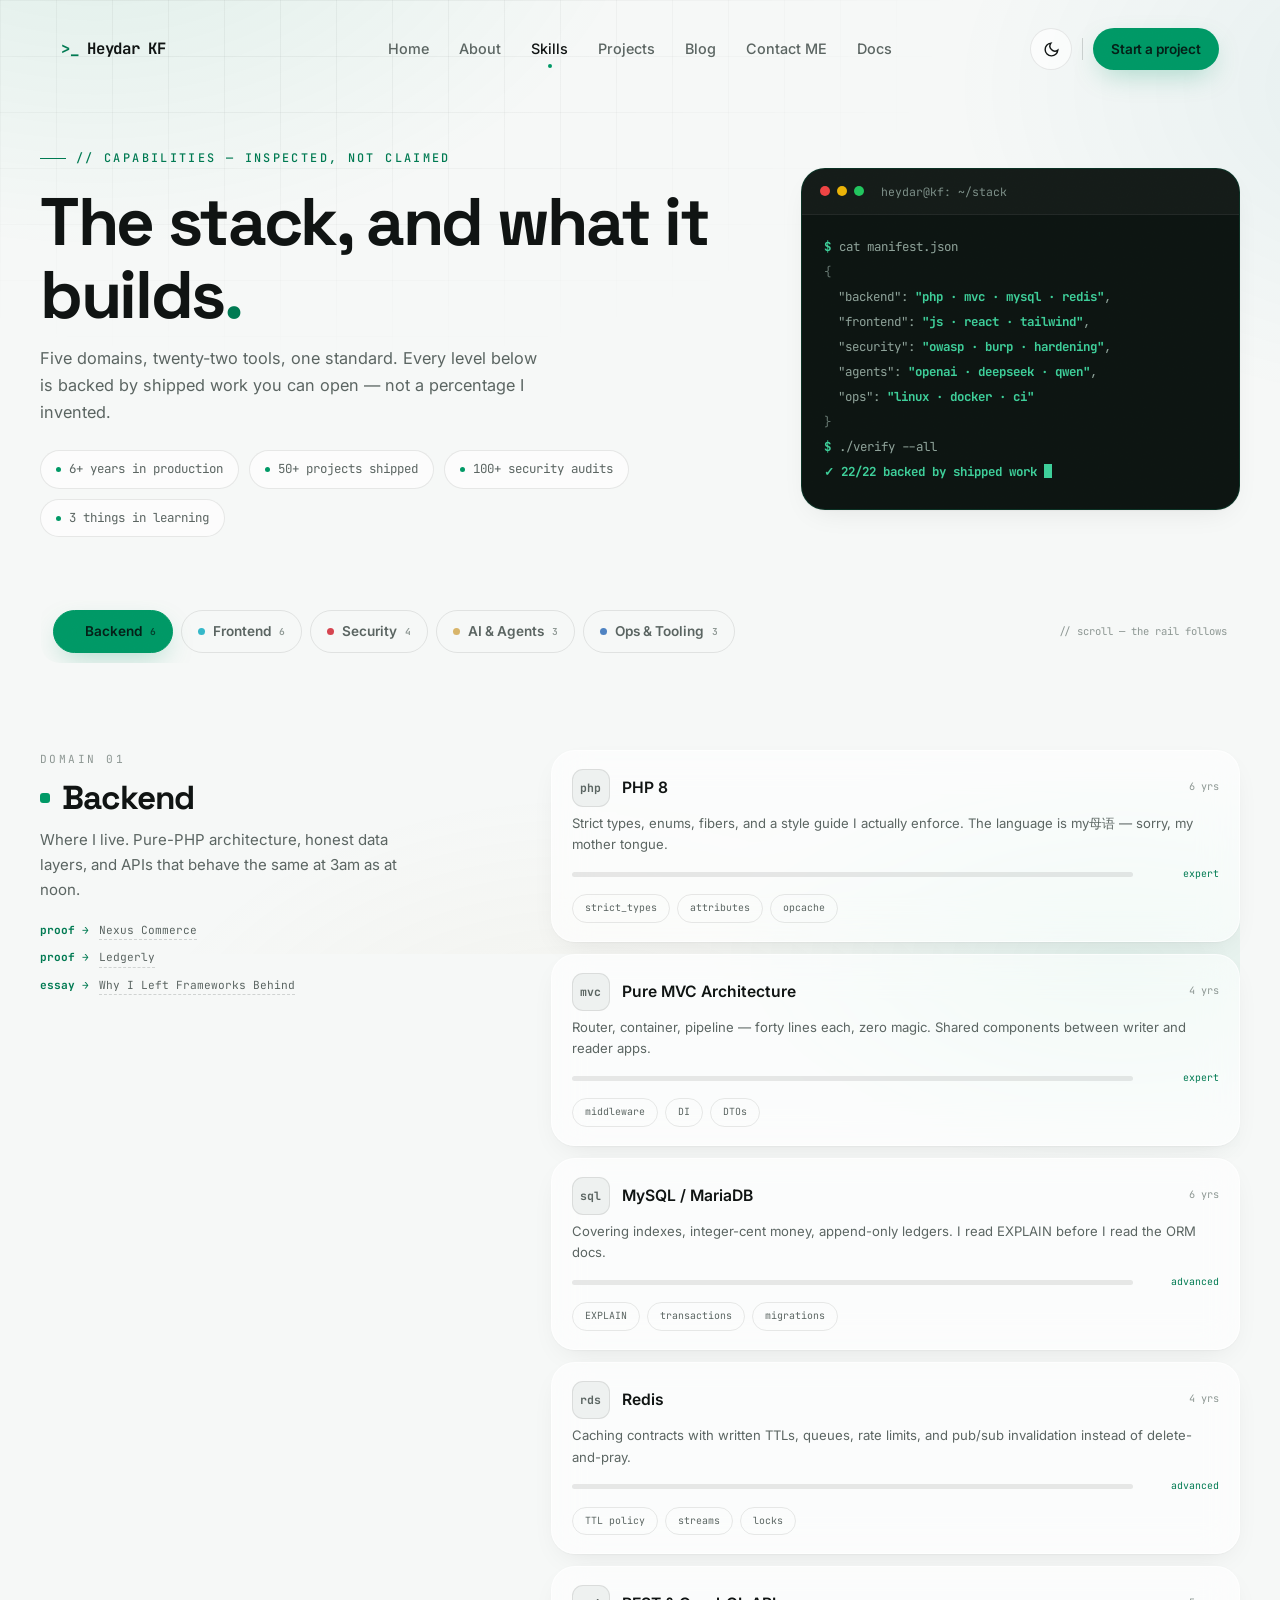
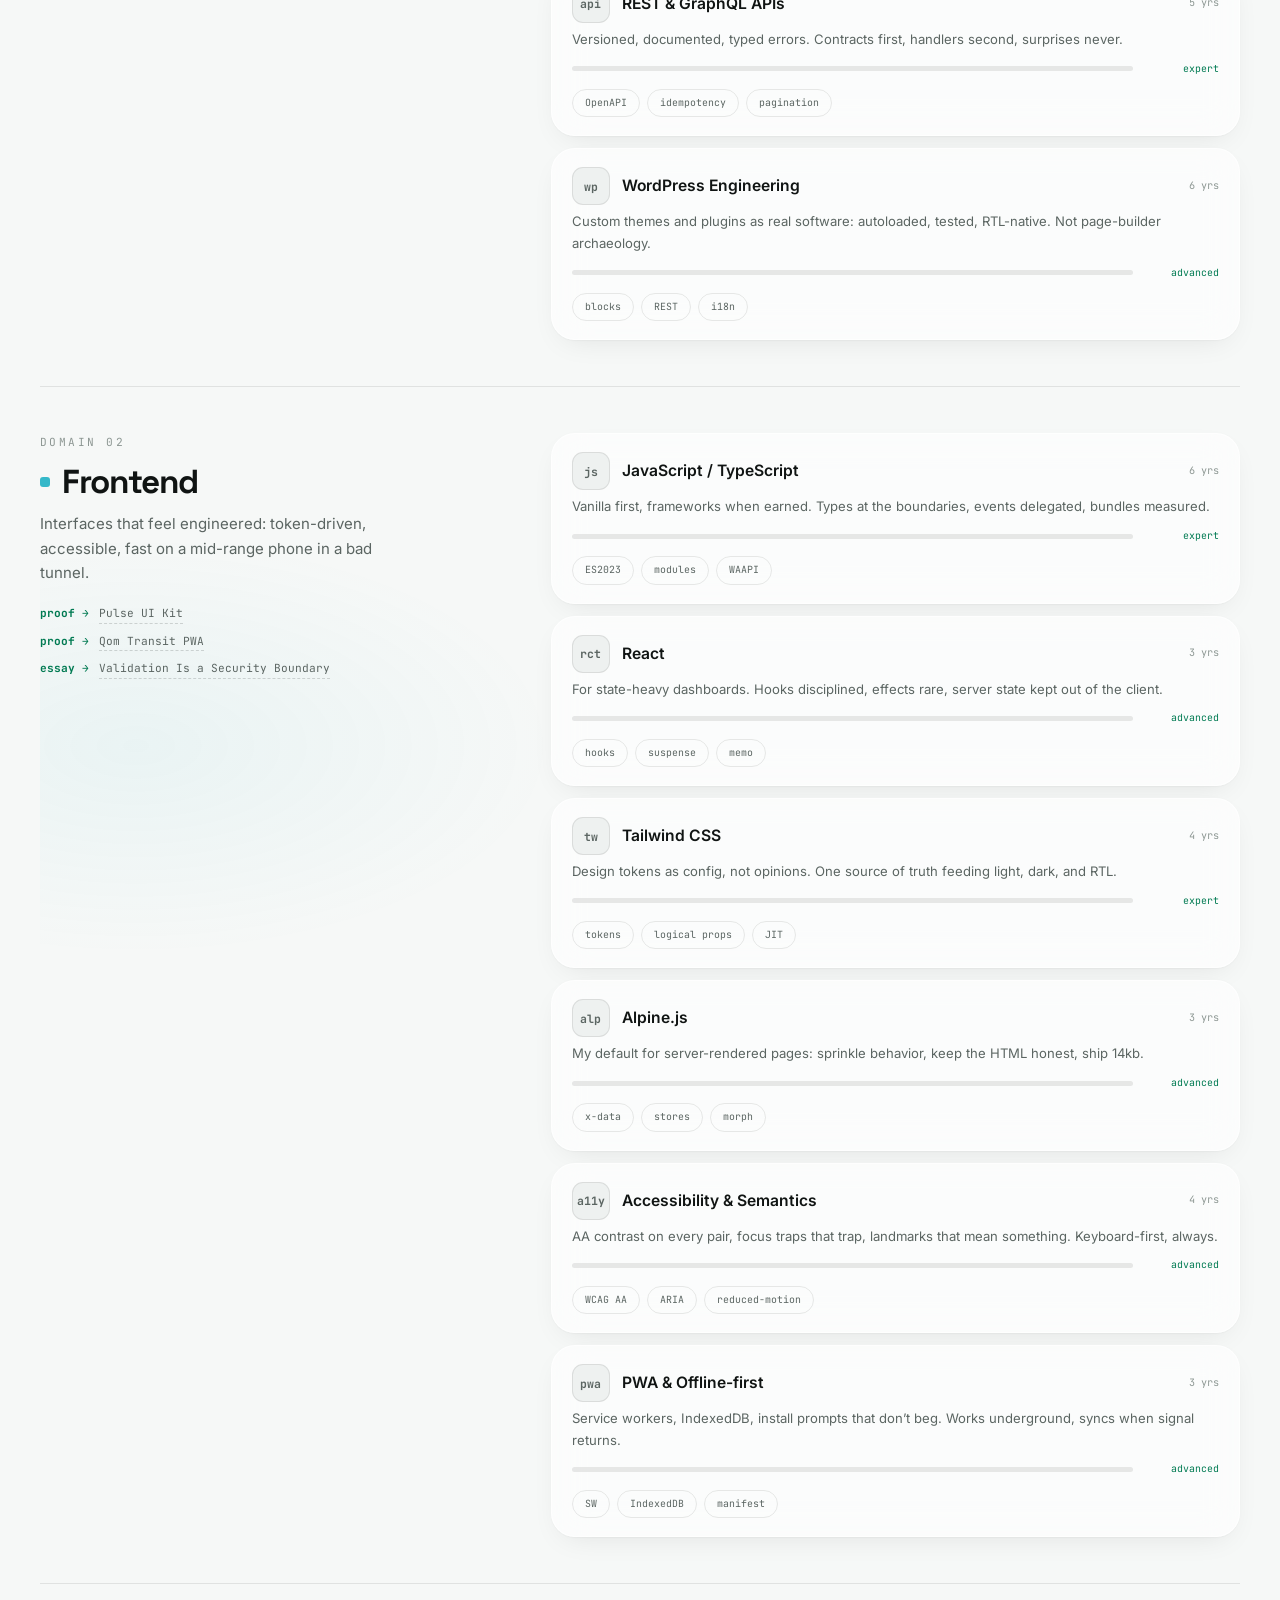
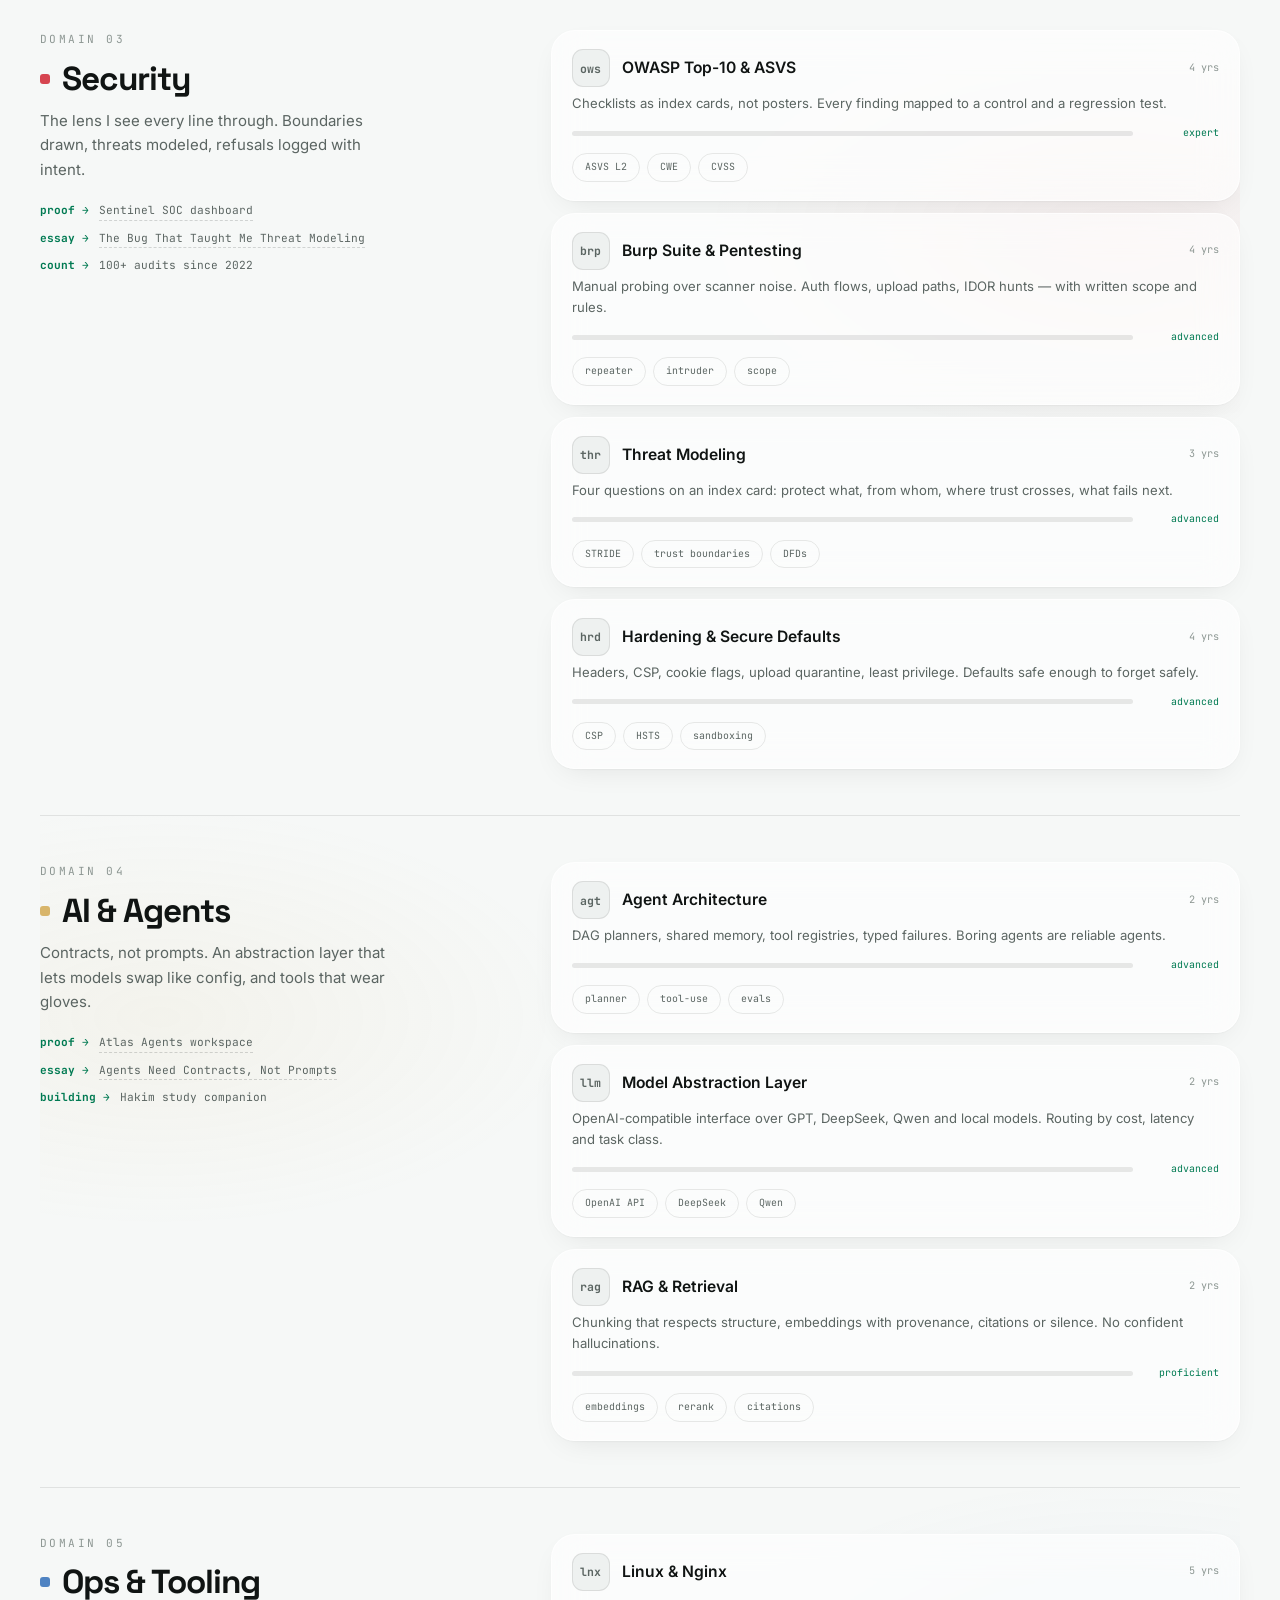
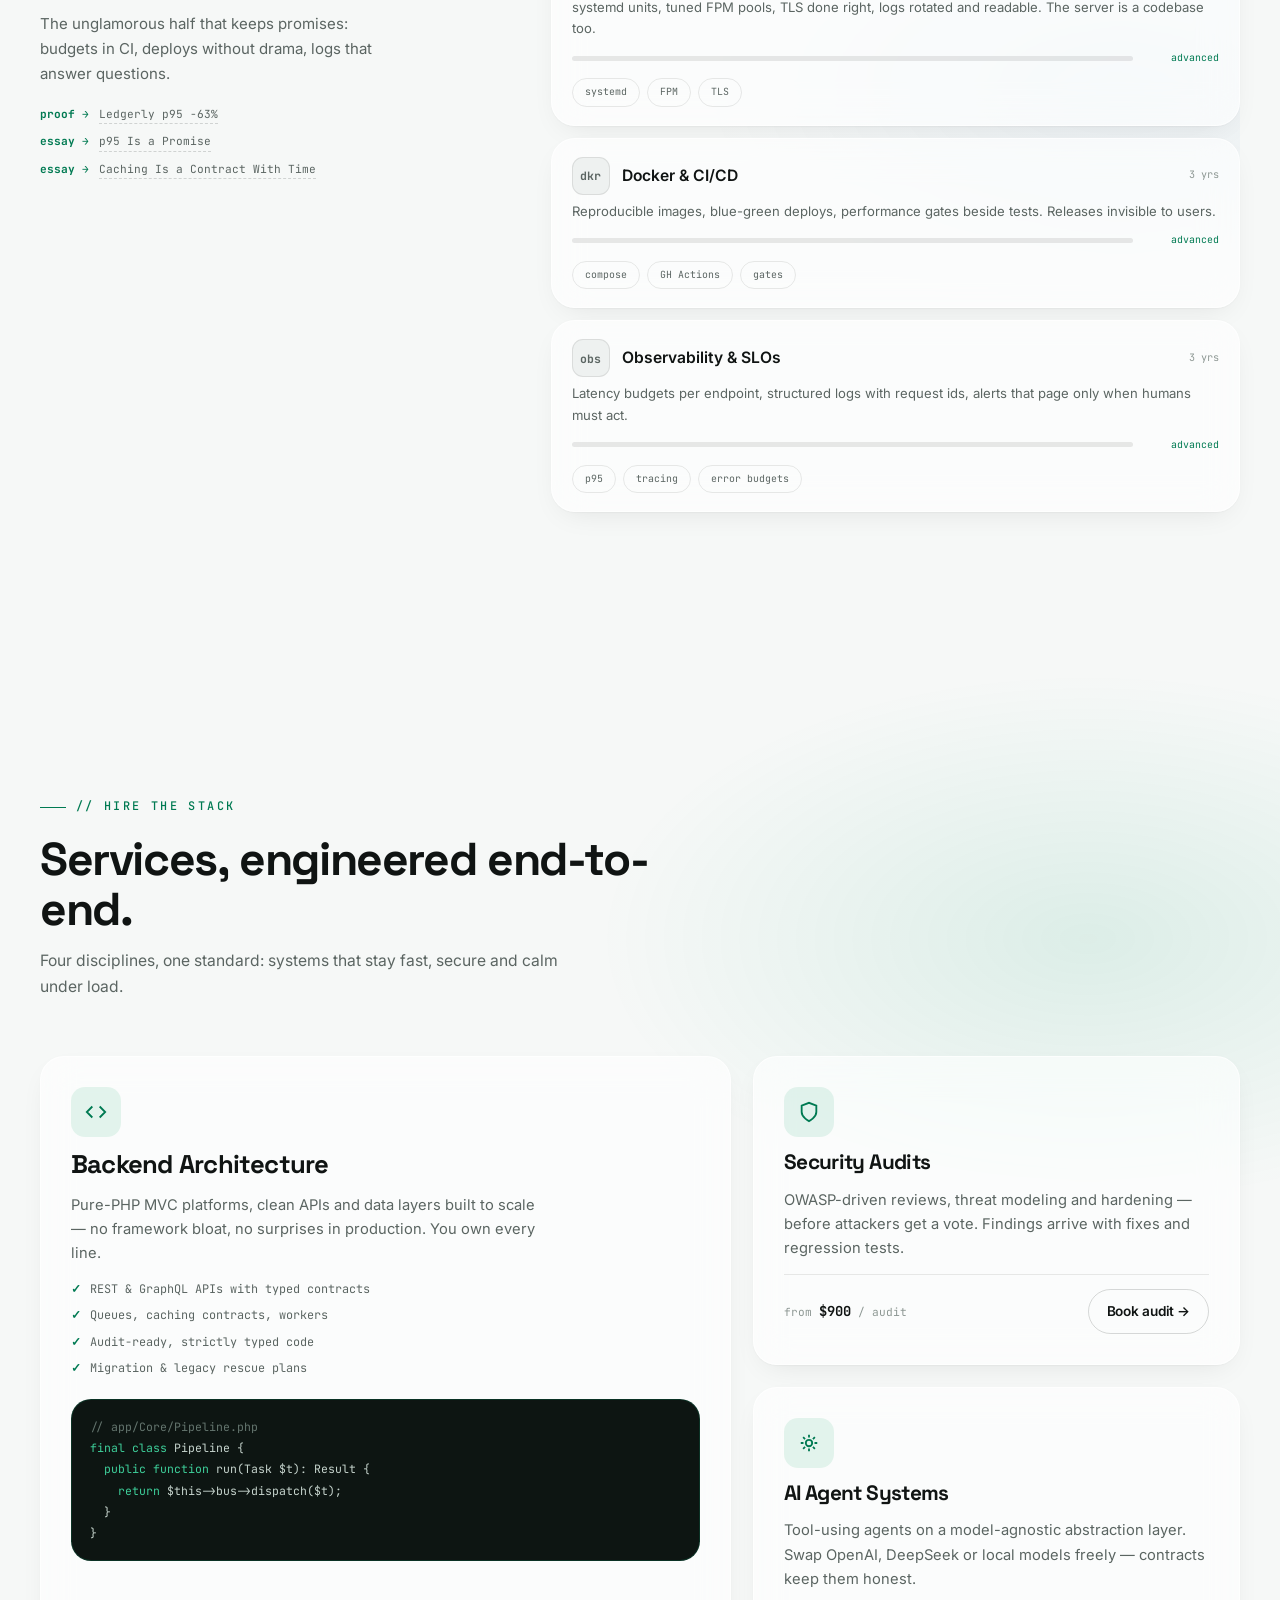
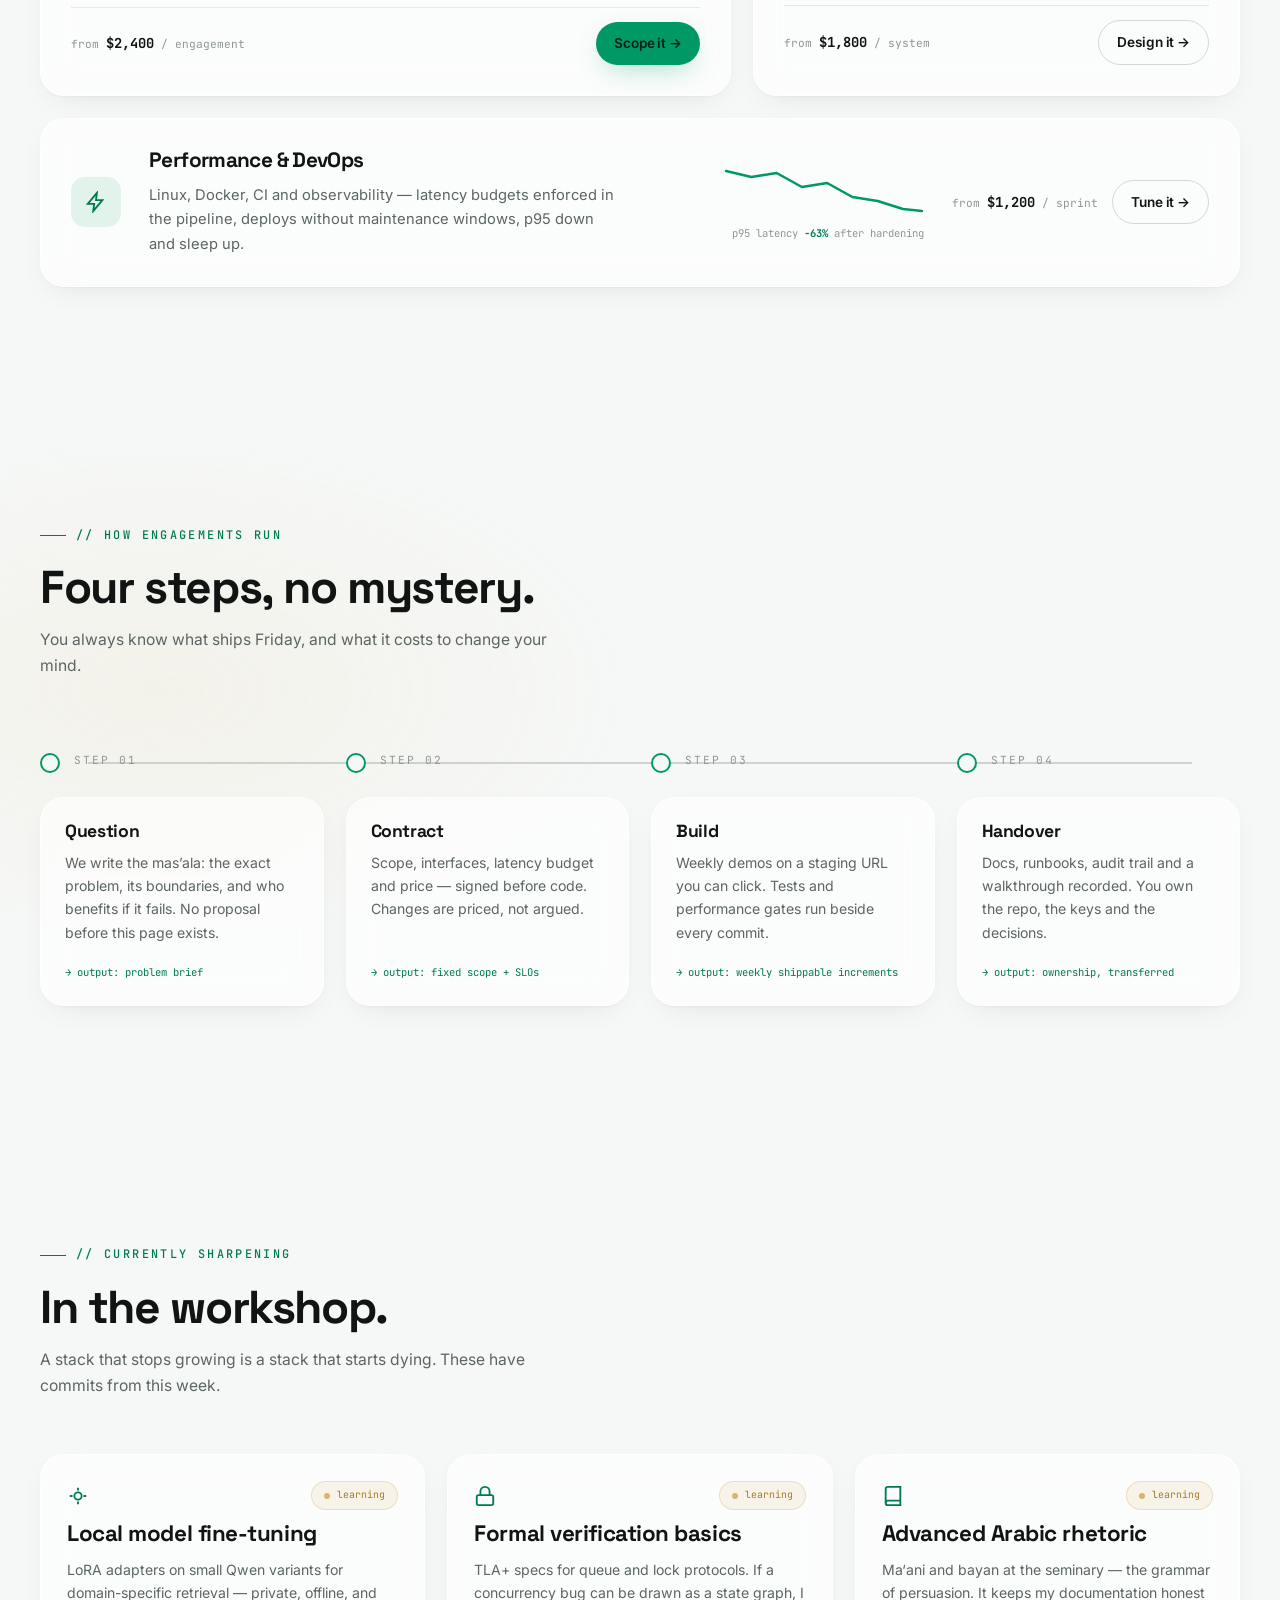
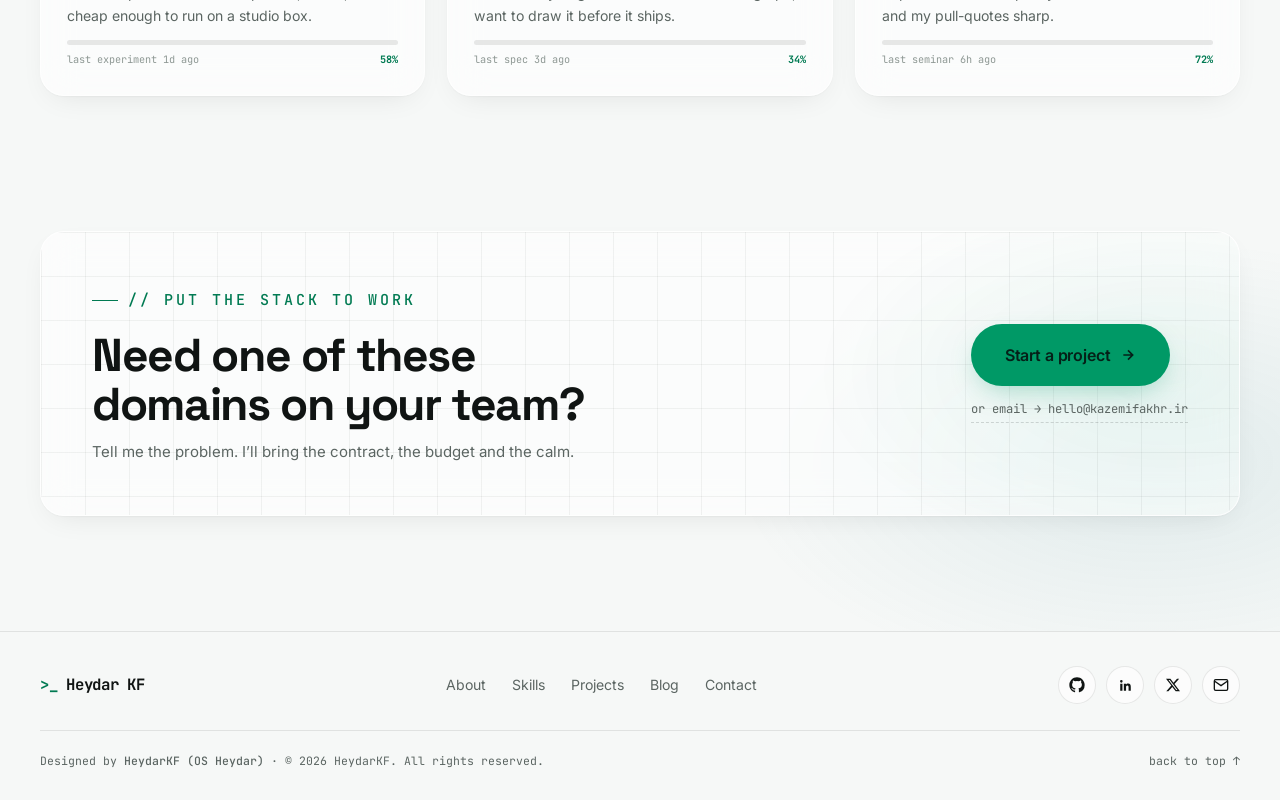
<file: skills.html>
<!DOCTYPE html>
<html lang="en" dir="ltr" data-theme="light">
<head>
  <meta charset="UTF-8">
  <meta name="viewport" content="width=device-width, initial-scale=1.0">
  <title>Skills &amp; Services — HeydarKF | The stack, and what it builds</title>
  <meta name="description" content="Heydar Kazemi Fakhr's working stack: pure-PHP backend, product frontend, security, AI agents and ops — with proficiency you can inspect, services you can hire, and the process behind them.">
  <meta name="author" content="Heydar Kazemi Fakhr">
  <meta name="color-scheme" content="light dark">
  <meta name="theme-color" media="(prefers-color-scheme: light)" content="#f6f8f7">
  <meta name="theme-color" media="(prefers-color-scheme: dark)" content="#0b0f0e">
  <link rel="canonical" href="https://heydar.kazemifakhr.ir/skills.html">
  <link rel="alternate" hreflang="fa" href="https://heydar.kazemifakhr.ir/fa/skills.html">

  <meta property="og:type" content="website">
  <meta property="og:site_name" content="HeydarKF">
  <meta property="og:title" content="Skills &amp; Services — HeydarKF">
  <meta property="og:description" content="The stack, and what it builds. Proficiency you can inspect, services you can hire.">
  <meta property="og:url" content="https://heydar.kazemifakhr.ir/skills.html">
  <meta property="og:image" content="https://heydar.kazemifakhr.ir/assets/og-cover.png">
  <meta property="og:image:width" content="1200">
  <meta property="og:image:height" content="630">
  <meta name="twitter:card" content="summary_large_image">
  <meta name="twitter:title" content="Skills &amp; Services — HeydarKF">
  <meta name="twitter:description" content="The stack, and what it builds.">
  <meta name="twitter:image" content="https://heydar.kazemifakhr.ir/assets/og-cover.png">

  <link rel="icon" href="data:image/svg+xml,%3Csvg xmlns='http://www.w3.org/2000/svg' viewBox='0 0 64 64'%3E%3Crect width='64' height='64' rx='16' fill='%230b0f0e'/%3E%3Ctext x='12' y='42' font-family='monospace' font-size='26' font-weight='bold' fill='%2300c98a'%3E%26gt;_%3C/text%3E%3C/svg%3E">

  <link rel="preconnect" href="https://fonts.googleapis.com">
  <link rel="preconnect" href="https://fonts.gstatic.com" crossorigin>
  <link href="https://fonts.googleapis.com/css2?family=Inter:wght@400;500;600;700&family=JetBrains+Mono:wght@400;500;700&family=Space+Grotesk:wght@500;600;700&display=swap" rel="stylesheet">

  <link rel="stylesheet" href="assets/css/global.css">

  <script>
    (function () {
      var d = document.documentElement;
      d.classList.add('js');
      try {
        var t = localStorage.getItem('hkf-theme');
        if (!t) t = matchMedia('(prefers-color-scheme: dark)').matches ? 'dark' : 'light';
        d.setAttribute('data-theme', t);
      } catch (e) {}
    })();
  </script>

  <script type="application/ld+json">
  {
    "@context": "https://schema.org",
    "@type": "ProfilePage",
    "name": "Skills & Services — HeydarKF",
    "url": "https://heydar.kazemifakhr.ir/skills.html",
    "mainEntity": {
      "@type": "Person",
      "name": "Heydar Kazemi Fakhr",
      "alternateName": "HeydarKF",
      "jobTitle": "Backend Engineer & Full-Stack Developer",
      "knowsAbout": ["PHP", "MVC", "MySQL", "Redis", "JavaScript", "React", "Tailwind", "OWASP", "AI Agents", "Linux", "Docker"]
    }
  }
  </script>

  <!-- ============ Page CSS (Skills) ============ -->
  <style>
    :root {
      --teal: #2b7f8c;
      --cyan: #35b8c9;
      --amber: #d8b56a;
      --blue: #4f83c2;
      --crimson: #d64550;
      --bar-top: 86px;
    }

    /* ---------- Hero ---------- */
    .s-hero { position: relative; padding: calc(var(--header-offset) + 22px) 0 52px; }
    .s-hero::before {
      content: ""; position: absolute; inset: 0;
      background-image:
        linear-gradient(var(--line) 1px, transparent 1px),
        linear-gradient(90deg, var(--line) 1px, transparent 1px);
      background-size: 56px 56px;
      -webkit-mask-image: radial-gradient(ellipse 72% 90% at 24% 0%, #000 20%, transparent 72%);
      mask-image: radial-gradient(ellipse 72% 90% at 24% 0%, #000 20%, transparent 72%);
      opacity: .5; pointer-events: none;
    }
    .s-hero-grid { position: relative; display: grid; grid-template-columns: minmax(0,1.35fr) minmax(300px,.85fr); gap: clamp(30px,5vw,64px); align-items: center; }
    .s-title { font-size: clamp(2.5rem, 5.4vw, 4.2rem); letter-spacing: -.035em; margin-bottom: 14px; }
    .s-title .dot { color: var(--accent-ink); }
    .s-lede { font-size: 1.02rem; max-width: 50ch; margin-bottom: 24px; }
    .s-meta { display: flex; flex-wrap: wrap; gap: 10px; }

    /* terminal manifest card */
    .manifest { padding: 0; overflow: hidden; background: #0d1512; border-color: rgba(0,201,138,.16); }
    .manifest:hover { transform: none; }
    .manifest-bar { display: flex; align-items: center; gap: 7px; padding: 13px 18px; background: rgba(255,255,255,.03); border-bottom: 1px solid rgba(255,255,255,.06); }
    .manifest-bar i { width: 10px; height: 10px; border-radius: 50%; }
    .manifest-bar i:nth-child(1) { background: #ef4444; }
    .manifest-bar i:nth-child(2) { background: #eab308; }
    .manifest-bar i:nth-child(3) { background: #22c55e; }
    .manifest-bar span { margin-left: 10px; font-family: var(--font-mono); font-size: .72rem; color: #7d8f88; }
    .manifest-body { padding: 20px 22px 24px; font-family: var(--font-mono); font-size: .78rem; line-height: 2; color: #8fa39a; }
    .manifest-body .p { color: #3ecf9a; font-weight: 700; margin-right: 8px; }
    .manifest-body .ok { color: #3ecf9a; font-weight: 700; }
    .manifest-body .dim { color: #64756e; }
    .manifest-cur { display: inline-block; width: 8px; height: 14px; background: #3ecf9a; vertical-align: -2px; animation: blink 1.05s steps(1) infinite; }
    @keyframes blink { 50% { opacity: 0; } }

    /* ---------- Sticky domain nav ---------- */
    .dom-wrap { position: sticky; top: var(--bar-top); z-index: 60; padding: 10px 0; }
    .dom-bar {
      display: flex; align-items: center; gap: 8px; overflow-x: auto; scrollbar-width: none;
      padding: 10px 12px; border-radius: var(--r-md); border: 1px solid transparent;
      transition: background-color var(--t-med) var(--ease), border-color var(--t-med) var(--ease), box-shadow var(--t-med) var(--ease);
    }
    .dom-bar::-webkit-scrollbar { display: none; }
    .dom-wrap.is-stuck .dom-bar {
      background: var(--glass);
      -webkit-backdrop-filter: blur(var(--glass-blur)) saturate(150%);
      backdrop-filter: blur(var(--glass-blur)) saturate(150%);
      border-color: var(--glass-line); box-shadow: var(--shadow-1); border-radius: 18px;
    }
    .dom-link {
      display: inline-flex; align-items: center; gap: 8px;
      padding: 9px 16px; border-radius: var(--r-pill); border: 1px solid var(--line);
      font-size: .85rem; font-weight: 600; color: var(--muted); text-decoration: none; white-space: nowrap;
      transition: all var(--t-fast) var(--ease);
    }
    .dom-link i { width: 7px; height: 7px; border-radius: 50%; }
    .dom-link sup { font-family: var(--font-mono); font-size: .6rem; color: var(--faint); }
    .dom-link:hover { border-color: var(--accent-line); color: var(--ink); transform: translateY(-1px); }
    .dom-link[aria-current="true"] { background: var(--accent); border-color: var(--accent); color: var(--on-accent); box-shadow: var(--shadow-accent); }
    .dom-link[aria-current="true"] sup { color: var(--on-accent); opacity: .75; }
    .dom-hint { margin-left: auto; font-family: var(--font-mono); font-size: .66rem; color: var(--faint); white-space: nowrap; padding-left: 10px; }

    /* ---------- Matrix ---------- */
    .matrix-section { padding-top: 30px; }
    .domain { position: relative; padding: clamp(30px,4vw,46px) 0; border-top: 1px solid var(--line); scroll-margin-top: 150px; }
    .domain:first-of-type { border-top: 0; }
    .domain::before { content: ""; position: absolute; inset: 0; pointer-events: none; opacity: .8; }
    .domain[data-hue="green"]::before { background: radial-gradient(600px 300px at 90% 20%, var(--accent-soft), transparent 70%); }
    .domain[data-hue="cyan"]::before { background: radial-gradient(600px 300px at 8% 30%, rgba(53,184,201,.08), transparent 70%); }
    .domain[data-hue="red"]::before { background: radial-gradient(600px 300px at 90% 30%, rgba(214,69,80,.07), transparent 70%); }
    .domain[data-hue="amber"]::before { background: radial-gradient(600px 300px at 10% 30%, rgba(216,181,106,.09), transparent 70%); }
    .domain[data-hue="blue"]::before { background: radial-gradient(600px 300px at 90% 30%, rgba(79,131,194,.08), transparent 70%); }
    .domain-grid { position: relative; display: grid; grid-template-columns: minmax(0,.8fr) minmax(0,1.2fr); gap: clamp(26px,4vw,56px); align-items: start; }
    .domain-head { position: sticky; top: 150px; }
    .domain-idx { font-family: var(--font-mono); font-size: .7rem; letter-spacing: .22em; color: var(--faint); margin-bottom: 12px; }
    .domain-name { font-size: clamp(1.5rem,2.6vw,2.1rem); letter-spacing: -.03em; margin-bottom: 12px; display: flex; align-items: center; gap: 12px; }
    .domain-name i { width: 10px; height: 10px; border-radius: 3px; flex: none; }
    .domain-desc { font-size: .94rem; max-width: 40ch; margin-bottom: 18px; }
    .domain-proof { display: flex; flex-direction: column; gap: 8px; }
    .proof-line { display: flex; align-items: baseline; gap: 10px; font-family: var(--font-mono); font-size: .7rem; color: var(--muted); }
    .proof-line b { color: var(--accent-ink); font-weight: 700; }
    .proof-line a { color: var(--muted); text-decoration: none; border-bottom: 1px dashed var(--line-2); }
    .proof-line a:hover { color: var(--accent-ink); border-color: var(--accent-line); }

    .skill-list { display: flex; flex-direction: column; gap: 12px; }
    .skill {
      padding: 18px 20px; display: grid;
      grid-template-columns: minmax(0,1fr) auto; gap: 6px 18px; align-items: center;
    }
    .skill:hover { transform: translateY(-3px); }
    .skill-top { display: flex; align-items: center; gap: 12px; min-width: 0; }
    .skill-glyph {
      width: 38px; height: 38px; flex: none; border-radius: 11px;
      display: grid; place-items: center;
      font-family: var(--font-mono); font-size: .72rem; font-weight: 700;
      background: var(--bg-2); color: var(--muted); border: 1px solid var(--line);
      transition: all var(--t-fast) var(--ease);
    }
    .skill:hover .skill-glyph { background: var(--accent); border-color: var(--accent); color: var(--on-accent); transform: rotate(-4deg) scale(1.05); }
    .skill-name { font-weight: 600; font-size: .98rem; color: var(--ink); }
    .skill-note { grid-column: 1 / -1; font-size: .82rem; color: var(--muted); }
    .skill-years { font-family: var(--font-mono); font-size: .64rem; color: var(--faint); white-space: nowrap; }
    .skill-meter { grid-column: 1 / -1; display: flex; align-items: center; gap: 12px; margin-top: 4px; }
    .meter-track { flex: 1; height: 5px; border-radius: 3px; background: var(--line); overflow: hidden; }
    .meter-fill {
      height: 100%; width: 0; border-radius: 3px;
      background: linear-gradient(90deg, var(--accent-deep), var(--accent-strong));
      transition: width 1.1s var(--ease) .15s;
    }
    .is-in .meter-fill { width: var(--lvl); }
    .meter-label { font-family: var(--font-mono); font-size: .62rem; color: var(--accent-ink); min-width: 74px; text-align: right; }
    .skill-tags { grid-column: 1 / -1; display: flex; gap: 7px; flex-wrap: wrap; margin-top: 6px; }
    .skill-tags .tag { font-size: .62rem; }

    /* ---------- Services ---------- */
    .services-section { position: relative; }
    .services-section::before { content: ""; position: absolute; inset: 0; background: radial-gradient(700px 380px at 85% 20%, var(--accent-soft), transparent 70%); pointer-events: none; }
    .svc-grid { position: relative; display: grid; grid-template-columns: repeat(12,1fr); gap: 22px; }
    .svc { position: relative; padding: 30px; display: flex; flex-direction: column; gap: 14px; overflow: hidden; }
    .svc--lead { grid-column: span 7; grid-row: span 2; }
    .svc--a { grid-column: span 5; }
    .svc--b { grid-column: span 5; }
    .svc--wide { grid-column: span 12; flex-direction: row; align-items: center; gap: 28px; }
    .svc--wide .svc-copy { flex: 1; display: flex; flex-direction: column; gap: 12px; }
    .svc-icon {
      width: 50px; height: 50px; border-radius: 14px; display: grid; place-items: center;
      background: var(--accent-soft); color: var(--accent-ink);
      transition: all var(--t-fast) var(--ease);
    }
    .svc:hover .svc-icon { background: var(--accent); color: var(--on-accent); transform: scale(1.06) rotate(-4deg); }
    .svc-name { font-size: 1.3rem; }
    .svc--lead .svc-name { font-size: 1.6rem; }
    .svc-desc { font-size: .92rem; max-width: 52ch; }
    .svc-list { display: flex; flex-direction: column; gap: 7px; }
    .svc-list li { display: flex; align-items: center; gap: 9px; font-family: var(--font-mono); font-size: .74rem; color: var(--muted); }
    .svc-list li::before { content: "✓"; color: var(--accent-ink); font-weight: 700; }
    .svc-foot { margin-top: auto; padding-top: 14px; display: flex; align-items: center; gap: 14px; flex-wrap: wrap; border-top: 1px solid var(--line); }
    .svc-price { font-family: var(--font-mono); font-size: .7rem; color: var(--faint); }
    .svc-price b { color: var(--ink); font-size: .86rem; }
    .svc-cta { margin-left: auto; }
    .svc-code {
      margin-top: 6px; padding: 16px 18px; border-radius: var(--r-md);
      background: #0d1512; border: 1px solid rgba(0,201,138,.16);
      font-family: var(--font-mono); font-size: .72rem; line-height: 1.85; color: #c6d4cd; overflow-x: auto;
    }
    .svc-code .k { color: #3ecf9a; } .svc-code .s { color: #d8b56a; } .svc-code .c { color: #64756e; }
    .svc-spark { flex: none; width: 200px; }
    .svc-spark svg { width: 100%; height: 56px; overflow: visible; }
    .svc-spark polyline { fill: none; stroke: var(--accent); stroke-width: 2.5; stroke-linecap: round; stroke-linejoin: round; stroke-dasharray: 300; stroke-dashoffset: 300; transition: stroke-dashoffset 1.4s var(--ease) .2s; }
    .is-in .svc-spark polyline { stroke-dashoffset: 0; }
    .svc-spark figcaption { margin-top: 8px; font-family: var(--font-mono); font-size: .66rem; color: var(--faint); text-align: right; }
    .svc-spark figcaption b { color: var(--accent-ink); }

    /* ---------- Process ---------- */
    .process-section { position: relative; }
    .process-section::before { content: ""; position: absolute; inset: 0; background: radial-gradient(680px 360px at 12% 40%, rgba(216,181,106,.09), transparent 70%); pointer-events: none; }
    .proc-track { position: relative; display: grid; grid-template-columns: repeat(4,1fr); gap: 22px; }
    .proc-track::before { content: ""; position: absolute; left: 4%; right: 4%; top: 27px; height: 2px; background: var(--line-2); }
    .proc-fill { position: absolute; left: 4%; top: 27px; height: 2px; width: 0; background: linear-gradient(90deg, var(--accent), var(--accent-strong)); box-shadow: 0 0 12px rgba(0,153,102,.35); transition: width .2s linear; }
    .proc-step { position: relative; padding-top: 62px; }
    .proc-dot {
      position: absolute; top: 18px; left: 0; width: 20px; height: 20px; border-radius: 50%;
      border: 2px solid var(--accent); background: var(--bg);
      transition: background-color var(--t-med) var(--ease), box-shadow var(--t-med) var(--ease);
    }
    .proc-step.is-passed .proc-dot { background: var(--accent); box-shadow: 0 0 0 6px var(--accent-soft); }
    .proc-num { position: absolute; top: 16px; left: 34px; font-family: var(--font-mono); font-size: .7rem; color: var(--faint); letter-spacing: .18em; }
    .proc-card { padding: 24px; height: 100%; display: flex; flex-direction: column; gap: 10px; }
    .proc-name { font-size: 1.1rem; }
    .proc-desc { font-size: .88rem; }
    .proc-out { margin-top: auto; padding-top: 10px; font-family: var(--font-mono); font-size: .66rem; color: var(--accent-ink); }

    /* ---------- Currently learning ---------- */
    .learn-grid { display: grid; grid-template-columns: repeat(3,1fr); gap: 22px; }
    .learn-card { padding: 26px; display: flex; flex-direction: column; gap: 12px; }
    .learn-top { display: flex; align-items: center; justify-content: space-between; gap: 12px; }
    .learn-badge {
      display: inline-flex; align-items: center; gap: 7px; padding: 5px 12px; border-radius: var(--r-pill);
      background: rgba(216,181,106,.14); border: 1px solid rgba(216,181,106,.35);
      font-family: var(--font-mono); font-size: .62rem; color: #a07c2c;
    }
    [data-theme="dark"] .learn-badge { color: var(--amber); }
    .learn-badge i { width: 6px; height: 6px; border-radius: 50%; background: var(--amber); animation: pulse-amber 2s infinite; }
    @keyframes pulse-amber { 0%,100% { box-shadow: 0 0 0 0 rgba(216,181,106,.4); } 55% { box-shadow: 0 0 0 6px rgba(216,181,106,0); } }
    .learn-icon { color: var(--accent-ink); }
    .learn-desc { font-size: .88rem; }
    .learn-progress { margin-top: auto; display: flex; flex-direction: column; gap: 7px; }
    .lp-track { height: 5px; border-radius: 3px; background: var(--line); overflow: hidden; }
    .lp-fill { height: 100%; width: 0; border-radius: 3px; background: linear-gradient(90deg, var(--amber), #e6c98a); transition: width 1.2s var(--ease) .2s; }
    .is-in .lp-fill { width: var(--p); }
    .lp-meta { display: flex; justify-content: space-between; font-family: var(--font-mono); font-size: .64rem; color: var(--faint); }
    .lp-meta b { color: var(--accent-ink); }

    /* ---------- CTA ---------- */
    .cta-section { position: relative; padding-top: 20px; }
    .cta-section::before { content: ""; position: absolute; inset: 0; background: radial-gradient(600px 320px at 90% 60%, rgba(43,127,140,.10), transparent 70%); pointer-events: none; }
    .cta-bar {
      position: relative; overflow: hidden;
      padding: clamp(30px,4.5vw,50px) clamp(28px,4vw,52px);
      display: flex; align-items: center; justify-content: space-between; gap: 30px; flex-wrap: wrap;
    }
    .cta-bar:hover { transform: none; }
    .cta-bar::before {
      content: ""; position: absolute; inset: 0;
      background:
        radial-gradient(520px 280px at 94% 50%, var(--accent-soft), transparent 70%),
        linear-gradient(var(--line) 1px, transparent 1px),
        linear-gradient(90deg, var(--line) 1px, transparent 1px);
      background-size: auto, 44px 44px, 44px 44px;
      opacity: .6; pointer-events: none;
    }
    .cta-copy { position: relative; max-width: 560px; }
    .cta-copy .h2 { margin-bottom: 10px; }
    .cta-copy p { font-size: .94rem; }
    .cta-actions { position: relative; display: flex; flex-direction: column; align-items: flex-start; gap: 13px; }
    .cta-mail { font-family: var(--font-mono); font-size: .76rem; color: var(--muted); text-decoration: none; border-bottom: 1px dashed var(--line-2); padding-bottom: 2px; transition: color var(--t-fast) var(--ease), border-color var(--t-fast) var(--ease); }
    .cta-mail:hover { color: var(--accent-ink); border-color: var(--accent-line); }

    /* ---------- Responsive ---------- */
    @media (max-width: 1100px) {
      .s-hero-grid { grid-template-columns: 1fr; }
      .manifest { max-width: 520px; }
      .domain-grid { grid-template-columns: 1fr; }
      .domain-head { position: static; }
      .svc--lead { grid-column: span 12; grid-row: auto; }
      .svc--a, .svc--b { grid-column: span 6; }
      .proc-track { grid-template-columns: repeat(2,1fr); }
      .proc-track::before, .proc-fill { display: none; }
      .learn-grid { grid-template-columns: 1fr; max-width: 560px; }
    }
    @media (max-width: 760px) {
      .svc--a, .svc--b { grid-column: span 12; }
      .svc--wide { flex-direction: column; align-items: flex-start; }
      .svc-spark { width: 100%; }
      .dom-hint { display: none; }
    }
    @media (max-width: 620px) {
      .proc-track { grid-template-columns: 1fr; }
      .cta-actions { width: 100%; }
      .cta-actions .btn { width: 100%; }
      .skill { grid-template-columns: 1fr; }
      .skill-years { grid-row: 1; justify-self: end; }
    }
  </style>
</head>

<body>
  <a class="skip-link" href="#main">Skip to content</a>

    <!-- ============ Header ============ -->
  <header class="site-header" id="siteHeader">
    <div class="header-bar">
      <a class="logo" href="index.html" aria-label="HeydarKF — home"><span class="logo-mark">&gt;_</span> Heydar&nbsp;KF</a>
      <nav class="main-nav" aria-label="Primary">
        <a href="index.html">Home</a>
        <a href="about.html" >About</a>
        <a href="skills.html" aria-current="page">Skills</a>
        <a href="projects.html">Projects</a>
        <a href="blog.html">Blog</a>
        <a href="contact.html">Contact ME</a>
        <a href="docs.html">Docs</a>
      </nav>
      <div class="header-actions">        
        <button class="icon-btn theme-toggle" id="themeToggle" aria-label="Toggle color theme">
          <svg class="i-moon" width="17" height="17" viewBox="0 0 24 24" fill="none" stroke="currentColor" stroke-width="2" aria-hidden="true"><path d="M21 12.79A9 9 0 1 1 11.21 3 7 7 0 0 0 21 12.79z"/></svg>
          <svg class="i-sun" width="17" height="17" viewBox="0 0 24 24" fill="none" stroke="currentColor" stroke-width="2" aria-hidden="true"><circle cx="12" cy="12" r="4"/><path d="M12 2v2M12 20v2M4.93 4.93l1.41 1.41M17.66 17.66l1.41 1.41M2 12h2M20 12h2M4.93 19.07l1.41-1.41M17.66 6.34l1.41-1.41"/></svg>
        </button>
        <span class="header-sep" aria-hidden="true"></span>
        <a class="btn btn-primary btn-sm header-contact" href="contact.html">Start a project</a>
        <button class="burger" id="burgerBtn" aria-label="Open menu" aria-expanded="false" aria-controls="mobileMenu"><span></span><span></span></button>
        </div>
    </div>
  </header>


    <div
      class="mobile-menu"
      id="mobileMenu"
      role="dialog"
      aria-modal="true"
      aria-label="Site menu"
    >
      <nav class="mobile-nav" aria-label="Mobile">
        <a href="index.html"><span class="idx">01</span> Home</a>
        <a href="about.html"><span class="idx">02</span> About</a>
        <a href="skills.html"><span class="idx">03</span> Skills</a>
        <a href="projects.html"><span class="idx">04</span> Projects</a>
        <a href="blog.html"><span class="idx">05</span> Blog</a>
        <a href="docs.html"><span class="idx">06</span> Docs</a>
      </nav>
      <div class="mobile-foot">
        <a class="mail" href="mailto:hello@kazemifakhr.ir"
          >hello@kazemifakhr.ir</a
        >
        <a class="btn btn-primary btn-sm" href="#sec-studio">Token Studio</a>
      </div>
    </div>

  <main id="main">
    <!-- ================= Hero ================= -->
    <section class="s-hero" id="top">
      <div class="container">
        <div class="s-hero-grid">
          <div>
            <p class="kicker reveal">// capabilities — inspected, not claimed</p>
            <h1 class="s-title reveal" style="--d:60ms">The stack, and what it builds<span class="dot">.</span></h1>
            <p class="s-lede reveal" style="--d:120ms">Five domains, twenty-two tools, one standard. Every level below is backed by shipped work you can open — not a percentage I invented.</p>
            <div class="s-meta reveal" style="--d:180ms">
              <span class="chip">6+ years in production</span>
              <span class="chip">50+ projects shipped</span>
              <span class="chip">100+ security audits</span>
              <span class="chip">3 things in learning</span>
            </div>
          </div>
          <aside class="card manifest reveal" style="--d:160ms" aria-label="Stack manifest">
            <div class="manifest-bar"><i></i><i></i><i></i><span>heydar@kf: ~/stack</span></div>
            <div class="manifest-body">
              <div><span class="p">$</span>cat manifest.json</div>
              <div class="dim">{</div>
              <div>&nbsp;&nbsp;"backend": <span class="ok">"php · mvc · mysql · redis"</span>,</div>
              <div>&nbsp;&nbsp;"frontend": <span class="ok">"js · react · tailwind"</span>,</div>
              <div>&nbsp;&nbsp;"security": <span class="ok">"owasp · burp · hardening"</span>,</div>
              <div>&nbsp;&nbsp;"agents": <span class="ok">"openai · deepseek · qwen"</span>,</div>
              <div>&nbsp;&nbsp;"ops": <span class="ok">"linux · docker · ci"</span></div>
              <div class="dim">}</div>
              <div><span class="p">$</span>./verify --all</div>
              <div><span class="ok">✓ 22/22 backed by shipped work</span> <span class="manifest-cur"></span></div>
            </div>
          </aside>
        </div>
      </div>
    </section>

    <!-- ================= Sticky domain nav ================= -->
    <div class="dom-wrap" id="domWrap">
      <div class="container">
        <nav class="dom-bar" id="domBar" aria-label="Skill domains">
          <a class="dom-link" href="#backend" aria-current="true"><i style="background:#009966"></i>Backend <sup>6</sup></a>
          <a class="dom-link" href="#frontend"><i style="background:#35b8c9"></i>Frontend <sup>6</sup></a>
          <a class="dom-link" href="#security"><i style="background:#d64550"></i>Security <sup>4</sup></a>
          <a class="dom-link" href="#agents"><i style="background:#d8b56a"></i>AI &amp; Agents <sup>3</sup></a>
          <a class="dom-link" href="#ops"><i style="background:#4f83c2"></i>Ops &amp; Tooling <sup>3</sup></a>
          <span class="dom-hint">// scroll — the rail follows</span>
        </nav>
      </div>
    </div>

    <!-- ================= Matrix ================= -->
    <section class="section matrix-section" id="matrix">
      <div class="container">

        <!-- Backend -->
        <div class="domain" id="backend" data-hue="green">
          <div class="domain-grid">
            <div class="domain-head reveal">
              <p class="domain-idx">DOMAIN 01</p>
              <h2 class="domain-name"><i style="background:#009966"></i>Backend</h2>
              <p class="domain-desc">Where I live. Pure-PHP architecture, honest data layers, and APIs that behave the same at 3am as at noon.</p>
              <div class="domain-proof">
                <p class="proof-line"><b>proof →</b> <a href="projects.html#nexus">Nexus Commerce</a></p>
                <p class="proof-line"><b>proof →</b> <a href="projects.html#ledger">Ledgerly</a></p>
                <p class="proof-line"><b>essay →</b> <a href="blog.html#frameworks-behind">Why I Left Frameworks Behind</a></p>
              </div>
            </div>
            <div class="skill-list">
              <div class="card skill reveal" style="--lvl:96%">
                <div class="skill-top"><span class="skill-glyph">php</span><span class="skill-name">PHP 8</span></div>
                <span class="skill-years">6 yrs</span>
                <p class="skill-note">Strict types, enums, fibers, and a style guide I actually enforce. The language is my母语 — sorry, my mother tongue.</p>
                <div class="skill-meter"><span class="meter-track"><span class="meter-fill"></span></span><span class="meter-label">expert</span></div>
                <div class="skill-tags"><span class="tag">strict_types</span><span class="tag">attributes</span><span class="tag">opcache</span></div>
              </div>
              <div class="card skill reveal" style="--lvl:94%;--d:60ms">
                <div class="skill-top"><span class="skill-glyph">mvc</span><span class="skill-name">Pure MVC Architecture</span></div>
                <span class="skill-years">4 yrs</span>
                <p class="skill-note">Router, container, pipeline — forty lines each, zero magic. Shared components between writer and reader apps.</p>
                <div class="skill-meter"><span class="meter-track"><span class="meter-fill"></span></span><span class="meter-label">expert</span></div>
                <div class="skill-tags"><span class="tag">middleware</span><span class="tag">DI</span><span class="tag">DTOs</span></div>
              </div>
              <div class="card skill reveal" style="--lvl:90%;--d:120ms">
                <div class="skill-top"><span class="skill-glyph">sql</span><span class="skill-name">MySQL / MariaDB</span></div>
                <span class="skill-years">6 yrs</span>
                <p class="skill-note">Covering indexes, integer-cent money, append-only ledgers. I read EXPLAIN before I read the ORM docs.</p>
                <div class="skill-meter"><span class="meter-track"><span class="meter-fill"></span></span><span class="meter-label">advanced</span></div>
                <div class="skill-tags"><span class="tag">EXPLAIN</span><span class="tag">transactions</span><span class="tag">migrations</span></div>
              </div>
              <div class="card skill reveal" style="--lvl:86%;--d:180ms">
                <div class="skill-top"><span class="skill-glyph">rds</span><span class="skill-name">Redis</span></div>
                <span class="skill-years">4 yrs</span>
                <p class="skill-note">Caching contracts with written TTLs, queues, rate limits, and pub/sub invalidation instead of delete-and-pray.</p>
                <div class="skill-meter"><span class="meter-track"><span class="meter-fill"></span></span><span class="meter-label">advanced</span></div>
                <div class="skill-tags"><span class="tag">TTL policy</span><span class="tag">streams</span><span class="tag">locks</span></div>
              </div>
              <div class="card skill reveal" style="--lvl:92%;--d:240ms">
                <div class="skill-top"><span class="skill-glyph">api</span><span class="skill-name">REST &amp; GraphQL APIs</span></div>
                <span class="skill-years">5 yrs</span>
                <p class="skill-note">Versioned, documented, typed errors. Contracts first, handlers second, surprises never.</p>
                <div class="skill-meter"><span class="meter-track"><span class="meter-fill"></span></span><span class="meter-label">expert</span></div>
                <div class="skill-tags"><span class="tag">OpenAPI</span><span class="tag">idempotency</span><span class="tag">pagination</span></div>
              </div>
              <div class="card skill reveal" style="--lvl:88%;--d:300ms">
                <div class="skill-top"><span class="skill-glyph">wp</span><span class="skill-name">WordPress Engineering</span></div>
                <span class="skill-years">6 yrs</span>
                <p class="skill-note">Custom themes and plugins as real software: autoloaded, tested, RTL-native. Not page-builder archaeology.</p>
                <div class="skill-meter"><span class="meter-track"><span class="meter-fill"></span></span><span class="meter-label">advanced</span></div>
                <div class="skill-tags"><span class="tag">blocks</span><span class="tag">REST</span><span class="tag">i18n</span></div>
              </div>
            </div>
          </div>
        </div>

        <!-- Frontend -->
        <div class="domain" id="frontend" data-hue="cyan">
          <div class="domain-grid">
            <div class="domain-head reveal">
              <p class="domain-idx">DOMAIN 02</p>
              <h2 class="domain-name"><i style="background:#35b8c9"></i>Frontend</h2>
              <p class="domain-desc">Interfaces that feel engineered: token-driven, accessible, fast on a mid-range phone in a bad tunnel.</p>
              <div class="domain-proof">
                <p class="proof-line"><b>proof →</b> <a href="projects.html#pulse">Pulse UI Kit</a></p>
                <p class="proof-line"><b>proof →</b> <a href="projects.html#transit">Qom Transit PWA</a></p>
                <p class="proof-line"><b>essay →</b> <a href="blog.html#validation-boundary">Validation Is a Security Boundary</a></p>
              </div>
            </div>
            <div class="skill-list">
              <div class="card skill reveal" style="--lvl:95%">
                <div class="skill-top"><span class="skill-glyph">js</span><span class="skill-name">JavaScript / TypeScript</span></div>
                <span class="skill-years">6 yrs</span>
                <p class="skill-note">Vanilla first, frameworks when earned. Types at the boundaries, events delegated, bundles measured.</p>
                <div class="skill-meter"><span class="meter-track"><span class="meter-fill"></span></span><span class="meter-label">expert</span></div>
                <div class="skill-tags"><span class="tag">ES2023</span><span class="tag">modules</span><span class="tag">WAAPI</span></div>
              </div>
              <div class="card skill reveal" style="--lvl:84%;--d:60ms">
                <div class="skill-top"><span class="skill-glyph">rct</span><span class="skill-name">React</span></div>
                <span class="skill-years">3 yrs</span>
                <p class="skill-note">For state-heavy dashboards. Hooks disciplined, effects rare, server state kept out of the client.</p>
                <div class="skill-meter"><span class="meter-track"><span class="meter-fill"></span></span><span class="meter-label">advanced</span></div>
                <div class="skill-tags"><span class="tag">hooks</span><span class="tag">suspense</span><span class="tag">memo</span></div>
              </div>
              <div class="card skill reveal" style="--lvl:93%;--d:120ms">
                <div class="skill-top"><span class="skill-glyph">tw</span><span class="skill-name">Tailwind CSS</span></div>
                <span class="skill-years">4 yrs</span>
                <p class="skill-note">Design tokens as config, not opinions. One source of truth feeding light, dark, and RTL.</p>
                <div class="skill-meter"><span class="meter-track"><span class="meter-fill"></span></span><span class="meter-label">expert</span></div>
                <div class="skill-tags"><span class="tag">tokens</span><span class="tag">logical props</span><span class="tag">JIT</span></div>
              </div>
              <div class="card skill reveal" style="--lvl:90%;--d:180ms">
                <div class="skill-top"><span class="skill-glyph">alp</span><span class="skill-name">Alpine.js</span></div>
                <span class="skill-years">3 yrs</span>
                <p class="skill-note">My default for server-rendered pages: sprinkle behavior, keep the HTML honest, ship 14kb.</p>
                <div class="skill-meter"><span class="meter-track"><span class="meter-fill"></span></span><span class="meter-label">advanced</span></div>
                <div class="skill-tags"><span class="tag">x-data</span><span class="tag">stores</span><span class="tag">morph</span></div>
              </div>
              <div class="card skill reveal" style="--lvl:92%;--d:240ms">
                <div class="skill-top"><span class="skill-glyph">a11y</span><span class="skill-name">Accessibility &amp; Semantics</span></div>
                <span class="skill-years">4 yrs</span>
                <p class="skill-note">AA contrast on every pair, focus traps that trap, landmarks that mean something. Keyboard-first, always.</p>
                <div class="skill-meter"><span class="meter-track"><span class="meter-fill"></span></span><span class="meter-label">advanced</span></div>
                <div class="skill-tags"><span class="tag">WCAG AA</span><span class="tag">ARIA</span><span class="tag">reduced-motion</span></div>
              </div>
              <div class="card skill reveal" style="--lvl:87%;--d:300ms">
                <div class="skill-top"><span class="skill-glyph">pwa</span><span class="skill-name">PWA &amp; Offline-first</span></div>
                <span class="skill-years">3 yrs</span>
                <p class="skill-note">Service workers, IndexedDB, install prompts that don’t beg. Works underground, syncs when signal returns.</p>
                <div class="skill-meter"><span class="meter-track"><span class="meter-fill"></span></span><span class="meter-label">advanced</span></div>
                <div class="skill-tags"><span class="tag">SW</span><span class="tag">IndexedDB</span><span class="tag">manifest</span></div>
              </div>
            </div>
          </div>
        </div>

        <!-- Security -->
        <div class="domain" id="security" data-hue="red">
          <div class="domain-grid">
            <div class="domain-head reveal">
              <p class="domain-idx">DOMAIN 03</p>
              <h2 class="domain-name"><i style="background:#d64550"></i>Security</h2>
              <p class="domain-desc">The lens I see every line through. Boundaries drawn, threats modeled, refusals logged with intent.</p>
              <div class="domain-proof">
                <p class="proof-line"><b>proof →</b> <a href="projects.html#sentinel">Sentinel SOC dashboard</a></p>
                <p class="proof-line"><b>essay →</b> <a href="blog.html#bug-threat-model">The Bug That Taught Me Threat Modeling</a></p>
                <p class="proof-line"><b>count →</b> 100+ audits since 2022</p>
              </div>
            </div>
            <div class="skill-list">
              <div class="card skill reveal" style="--lvl:93%">
                <div class="skill-top"><span class="skill-glyph">ows</span><span class="skill-name">OWASP Top-10 &amp; ASVS</span></div>
                <span class="skill-years">4 yrs</span>
                <p class="skill-note">Checklists as index cards, not posters. Every finding mapped to a control and a regression test.</p>
                <div class="skill-meter"><span class="meter-track"><span class="meter-fill"></span></span><span class="meter-label">expert</span></div>
                <div class="skill-tags"><span class="tag">ASVS L2</span><span class="tag">CWE</span><span class="tag">CVSS</span></div>
              </div>
              <div class="card skill reveal" style="--lvl:88%;--d:60ms">
                <div class="skill-top"><span class="skill-glyph">brp</span><span class="skill-name">Burp Suite &amp; Pentesting</span></div>
                <span class="skill-years">4 yrs</span>
                <p class="skill-note">Manual probing over scanner noise. Auth flows, upload paths, IDOR hunts — with written scope and rules.</p>
                <div class="skill-meter"><span class="meter-track"><span class="meter-fill"></span></span><span class="meter-label">advanced</span></div>
                <div class="skill-tags"><span class="tag">repeater</span><span class="tag">intruder</span><span class="tag">scope</span></div>
              </div>
              <div class="card skill reveal" style="--lvl:91%;--d:120ms">
                <div class="skill-top"><span class="skill-glyph">thr</span><span class="skill-name">Threat Modeling</span></div>
                <span class="skill-years">3 yrs</span>
                <p class="skill-note">Four questions on an index card: protect what, from whom, where trust crosses, what fails next.</p>
                <div class="skill-meter"><span class="meter-track"><span class="meter-fill"></span></span><span class="meter-label">advanced</span></div>
                <div class="skill-tags"><span class="tag">STRIDE</span><span class="tag">trust boundaries</span><span class="tag">DFDs</span></div>
              </div>
              <div class="card skill reveal" style="--lvl:90%;--d:180ms">
                <div class="skill-top"><span class="skill-glyph">hrd</span><span class="skill-name">Hardening &amp; Secure Defaults</span></div>
                <span class="skill-years">4 yrs</span>
                <p class="skill-note">Headers, CSP, cookie flags, upload quarantine, least privilege. Defaults safe enough to forget safely.</p>
                <div class="skill-meter"><span class="meter-track"><span class="meter-fill"></span></span><span class="meter-label">advanced</span></div>
                <div class="skill-tags"><span class="tag">CSP</span><span class="tag">HSTS</span><span class="tag">sandboxing</span></div>
              </div>
            </div>
          </div>
        </div>

        <!-- AI & Agents -->
        <div class="domain" id="agents" data-hue="amber">
          <div class="domain-grid">
            <div class="domain-head reveal">
              <p class="domain-idx">DOMAIN 04</p>
              <h2 class="domain-name"><i style="background:#d8b56a"></i>AI &amp; Agents</h2>
              <p class="domain-desc">Contracts, not prompts. An abstraction layer that lets models swap like config, and tools that wear gloves.</p>
              <div class="domain-proof">
                <p class="proof-line"><b>proof →</b> <a href="projects.html#atlas">Atlas Agents workspace</a></p>
                <p class="proof-line"><b>essay →</b> <a href="blog.html#agents-contracts">Agents Need Contracts, Not Prompts</a></p>
                <p class="proof-line"><b>building →</b> Hakim study companion</p>
              </div>
            </div>
            <div class="skill-list">
              <div class="card skill reveal" style="--lvl:90%">
                <div class="skill-top"><span class="skill-glyph">agt</span><span class="skill-name">Agent Architecture</span></div>
                <span class="skill-years">2 yrs</span>
                <p class="skill-note">DAG planners, shared memory, tool registries, typed failures. Boring agents are reliable agents.</p>
                <div class="skill-meter"><span class="meter-track"><span class="meter-fill"></span></span><span class="meter-label">advanced</span></div>
                <div class="skill-tags"><span class="tag">planner</span><span class="tag">tool-use</span><span class="tag">evals</span></div>
              </div>
              <div class="card skill reveal" style="--lvl:88%;--d:60ms">
                <div class="skill-top"><span class="skill-glyph">llm</span><span class="skill-name">Model Abstraction Layer</span></div>
                <span class="skill-years">2 yrs</span>
                <p class="skill-note">OpenAI-compatible interface over GPT, DeepSeek, Qwen and local models. Routing by cost, latency and task class.</p>
                <div class="skill-meter"><span class="meter-track"><span class="meter-fill"></span></span><span class="meter-label">advanced</span></div>
                <div class="skill-tags"><span class="tag">OpenAI API</span><span class="tag">DeepSeek</span><span class="tag">Qwen</span></div>
              </div>
              <div class="card skill reveal" style="--lvl:82%;--d:120ms">
                <div class="skill-top"><span class="skill-glyph">rag</span><span class="skill-name">RAG &amp; Retrieval</span></div>
                <span class="skill-years">2 yrs</span>
                <p class="skill-note">Chunking that respects structure, embeddings with provenance, citations or silence. No confident hallucinations.</p>
                <div class="skill-meter"><span class="meter-track"><span class="meter-fill"></span></span><span class="meter-label">proficient</span></div>
                <div class="skill-tags"><span class="tag">embeddings</span><span class="tag">rerank</span><span class="tag">citations</span></div>
              </div>
            </div>
          </div>
        </div>

        <!-- Ops -->
        <div class="domain" id="ops" data-hue="blue">
          <div class="domain-grid">
            <div class="domain-head reveal">
              <p class="domain-idx">DOMAIN 05</p>
              <h2 class="domain-name"><i style="background:#4f83c2"></i>Ops &amp; Tooling</h2>
              <p class="domain-desc">The unglamorous half that keeps promises: budgets in CI, deploys without drama, logs that answer questions.</p>
              <div class="domain-proof">
                <p class="proof-line"><b>proof →</b> <a href="projects.html#ledger">Ledgerly p95 −63%</a></p>
                <p class="proof-line"><b>essay →</b> <a href="blog.html#p95-promise">p95 Is a Promise</a></p>
                <p class="proof-line"><b>essay →</b> <a href="blog.html#caching-contract">Caching Is a Contract With Time</a></p>
              </div>
            </div>
            <div class="skill-list">
              <div class="card skill reveal" style="--lvl:90%">
                <div class="skill-top"><span class="skill-glyph">lnx</span><span class="skill-name">Linux &amp; Nginx</span></div>
                <span class="skill-years">5 yrs</span>
                <p class="skill-note">systemd units, tuned FPM pools, TLS done right, logs rotated and readable. The server is a codebase too.</p>
                <div class="skill-meter"><span class="meter-track"><span class="meter-fill"></span></span><span class="meter-label">advanced</span></div>
                <div class="skill-tags"><span class="tag">systemd</span><span class="tag">FPM</span><span class="tag">TLS</span></div>
              </div>
              <div class="card skill reveal" style="--lvl:84%;--d:60ms">
                <div class="skill-top"><span class="skill-glyph">dkr</span><span class="skill-name">Docker &amp; CI/CD</span></div>
                <span class="skill-years">3 yrs</span>
                <p class="skill-note">Reproducible images, blue-green deploys, performance gates beside tests. Releases invisible to users.</p>
                <div class="skill-meter"><span class="meter-track"><span class="meter-fill"></span></span><span class="meter-label">advanced</span></div>
                <div class="skill-tags"><span class="tag">compose</span><span class="tag">GH Actions</span><span class="tag">gates</span></div>
              </div>
              <div class="card skill reveal" style="--lvl:86%;--d:120ms">
                <div class="skill-top"><span class="skill-glyph">obs</span><span class="skill-name">Observability &amp; SLOs</span></div>
                <span class="skill-years">3 yrs</span>
                <p class="skill-note">Latency budgets per endpoint, structured logs with request ids, alerts that page only when humans must act.</p>
                <div class="skill-meter"><span class="meter-track"><span class="meter-fill"></span></span><span class="meter-label">advanced</span></div>
                <div class="skill-tags"><span class="tag">p95</span><span class="tag">tracing</span><span class="tag">error budgets</span></div>
              </div>
            </div>
          </div>
        </div>

      </div>
    </section>

    <!-- ================= Services ================= -->
    <section class="section services-section" id="services">
      <div class="container">
        <div class="section-head reveal">
          <div>
            <p class="kicker">// hire the stack</p>
            <h2 class="h2">Services, engineered end-to-end.</h2>
            <p class="section-sub">Four disciplines, one standard: systems that stay fast, secure and calm under load.</p>
          </div>
        </div>
        <div class="svc-grid">
          <article class="card svc svc--lead reveal">
            <div class="svc-icon" aria-hidden="true"><svg width="22" height="22" viewBox="0 0 24 24" fill="none" stroke="currentColor" stroke-width="2"><polyline points="16 18 22 12 16 6"/><polyline points="8 6 2 12 8 18"/></svg></div>
            <h3 class="svc-name">Backend Architecture</h3>
            <p class="svc-desc">Pure-PHP MVC platforms, clean APIs and data layers built to scale — no framework bloat, no surprises in production. You own every line.</p>
            <ul class="svc-list">
              <li>REST &amp; GraphQL APIs with typed contracts</li>
              <li>Queues, caching contracts, workers</li>
              <li>Audit-ready, strictly typed code</li>
              <li>Migration &amp; legacy rescue plans</li>
            </ul>
            <div class="svc-code" aria-hidden="true">
<span class="c">// app/Core/Pipeline.php</span><br>
<span class="k">final class</span> Pipeline {<br>
&nbsp;&nbsp;<span class="k">public function</span> run(Task $t): Result {<br>
&nbsp;&nbsp;&nbsp;&nbsp;<span class="k">return</span> $this-&gt;bus-&gt;dispatch($t);<br>
&nbsp;&nbsp;}<br>
}
            </div>
            <div class="svc-foot">
              <span class="svc-price">from <b>$2,400</b> / engagement</span>
              <a class="btn btn-primary btn-sm svc-cta" href="contact.html">Scope it →</a>
            </div>
          </article>

          <article class="card svc svc--a reveal" style="--d:80ms">
            <div class="svc-icon" aria-hidden="true"><svg width="22" height="22" viewBox="0 0 24 24" fill="none" stroke="currentColor" stroke-width="2"><path d="M12 22s8-4 8-10V5l-8-3-8 3v7c0 6 8 10 8 10z"/></svg></div>
            <h3 class="svc-name">Security Audits</h3>
            <p class="svc-desc">OWASP-driven reviews, threat modeling and hardening — before attackers get a vote. Findings arrive with fixes and regression tests.</p>
            <div class="svc-foot">
              <span class="svc-price">from <b>$900</b> / audit</span>
              <a class="btn btn-ghost btn-sm svc-cta" href="contact.html">Book audit →</a>
            </div>
          </article>

          <article class="card svc svc--b reveal" style="--d:140ms">
            <div class="svc-icon" aria-hidden="true"><svg width="22" height="22" viewBox="0 0 24 24" fill="none" stroke="currentColor" stroke-width="2"><path d="M12 3v3M12 18v3M3 12h3M18 12h3M5.6 5.6l2.1 2.1M16.3 16.3l2.1 2.1M5.6 18.4l2.1-2.1M16.3 7.7l2.1-2.1"/><circle cx="12" cy="12" r="3.5"/></svg></div>
            <h3 class="svc-name">AI Agent Systems</h3>
            <p class="svc-desc">Tool-using agents on a model-agnostic abstraction layer. Swap OpenAI, DeepSeek or local models freely — contracts keep them honest.</p>
            <div class="svc-foot">
              <span class="svc-price">from <b>$1,800</b> / system</span>
              <a class="btn btn-ghost btn-sm svc-cta" href="contact.html">Design it →</a>
            </div>
          </article>

          <article class="card svc svc--wide reveal" style="--d:200ms">
            <div class="svc-icon" aria-hidden="true"><svg width="22" height="22" viewBox="0 0 24 24" fill="none" stroke="currentColor" stroke-width="2"><path d="M13 2 3 14h7l-1 8 10-12h-7l1-8z"/></svg></div>
            <div class="svc-copy">
              <h3 class="svc-name">Performance &amp; DevOps</h3>
              <p class="svc-desc">Linux, Docker, CI and observability — latency budgets enforced in the pipeline, deploys without maintenance windows, p95 down and sleep up.</p>
            </div>
            <figure class="svc-spark" aria-label="Latency improved by 63 percent">
              <svg viewBox="0 0 190 56" preserveAspectRatio="none" aria-hidden="true"><polyline points="2,10 26,16 50,12 74,26 98,22 122,36 146,40 170,48 188,50"/></svg>
              <figcaption>p95 latency <b>−63%</b> after hardening</figcaption>
            </figure>
            <div class="svc-foot" style="border-top:0;padding-top:0;margin-top:0;">
              <span class="svc-price">from <b>$1,200</b> / sprint</span>
              <a class="btn btn-ghost btn-sm svc-cta" href="contact.html">Tune it →</a>
            </div>
          </article>
        </div>
      </div>
    </section>

    <!-- ================= Process ================= -->
    <section class="section process-section" id="process">
      <div class="container">
        <div class="section-head reveal">
          <div>
            <p class="kicker">// how engagements run</p>
            <h2 class="h2">Four steps, no mystery.</h2>
            <p class="section-sub">You always know what ships Friday, and what it costs to change your mind.</p>
          </div>
        </div>
        <div class="proc-track" id="procTrack">
          <span class="proc-fill" id="procFill" aria-hidden="true"></span>
          <div class="proc-step reveal">
            <span class="proc-dot" aria-hidden="true"></span><span class="proc-num">STEP 01</span>
            <div class="card proc-card">
              <h3 class="h3 proc-name">Question</h3>
              <p class="proc-desc">We write the mas’ala: the exact problem, its boundaries, and who benefits if it fails. No proposal before this page exists.</p>
              <p class="proc-out">→ output: problem brief</p>
            </div>
          </div>
          <div class="proc-step reveal" style="--d:80ms">
            <span class="proc-dot" aria-hidden="true"></span><span class="proc-num">STEP 02</span>
            <div class="card proc-card">
              <h3 class="h3 proc-name">Contract</h3>
              <p class="proc-desc">Scope, interfaces, latency budget and price — signed before code. Changes are priced, not argued.</p>
              <p class="proc-out">→ output: fixed scope + SLOs</p>
            </div>
          </div>
          <div class="proc-step reveal" style="--d:160ms">
            <span class="proc-dot" aria-hidden="true"></span><span class="proc-num">STEP 03</span>
            <div class="card proc-card">
              <h3 class="h3 proc-name">Build</h3>
              <p class="proc-desc">Weekly demos on a staging URL you can click. Tests and performance gates run beside every commit.</p>
              <p class="proc-out">→ output: weekly shippable increments</p>
            </div>
          </div>
          <div class="proc-step reveal" style="--d:240ms">
            <span class="proc-dot" aria-hidden="true"></span><span class="proc-num">STEP 04</span>
            <div class="card proc-card">
              <h3 class="h3 proc-name">Handover</h3>
              <p class="proc-desc">Docs, runbooks, audit trail and a walkthrough recorded. You own the repo, the keys and the decisions.</p>
              <p class="proc-out">→ output: ownership, transferred</p>
            </div>
          </div>
        </div>
      </div>
    </section>

    <!-- ================= Learning ================= -->
    <section class="section" id="learning">
      <div class="container">
        <div class="section-head reveal">
          <div>
            <p class="kicker">// currently sharpening</p>
            <h2 class="h2">In the workshop.</h2>
            <p class="section-sub">A stack that stops growing is a stack that starts dying. These have commits from this week.</p>
          </div>
        </div>
        <div class="learn-grid">
          <article class="card learn-card reveal">
            <div class="learn-top">
              <span class="learn-icon"><svg width="22" height="22" viewBox="0 0 24 24" fill="none" stroke="currentColor" stroke-width="2"><path d="M12 3v3M12 18v3M3 12h3M18 12h3"/><circle cx="12" cy="12" r="4"/></svg></span>
              <span class="learn-badge"><i></i> learning</span>
            </div>
            <h3 class="h3">Local model fine-tuning</h3>
            <p class="learn-desc">LoRA adapters on small Qwen variants for domain-specific retrieval — private, offline, and cheap enough to run on a studio box.</p>
            <div class="learn-progress">
              <div class="lp-track"><span class="lp-fill" style="--p:58%"></span></div>
              <div class="lp-meta"><span>last experiment 1d ago</span><b>58%</b></div>
            </div>
          </article>
          <article class="card learn-card reveal" style="--d:80ms">
            <div class="learn-top">
              <span class="learn-icon"><svg width="22" height="22" viewBox="0 0 24 24" fill="none" stroke="currentColor" stroke-width="2"><rect x="3" y="11" width="18" height="11" rx="2"/><path d="M7 11V7a5 5 0 0 1 10 0v4"/></svg></span>
              <span class="learn-badge"><i></i> learning</span>
            </div>
            <h3 class="h3">Formal verification basics</h3>
            <p class="learn-desc">TLA+ specs for queue and lock protocols. If a concurrency bug can be drawn as a state graph, I want to draw it before it ships.</p>
            <div class="learn-progress">
              <div class="lp-track"><span class="lp-fill" style="--p:34%"></span></div>
              <div class="lp-meta"><span>last spec 3d ago</span><b>34%</b></div>
            </div>
          </article>
          <article class="card learn-card reveal" style="--d:160ms">
            <div class="learn-top">
              <span class="learn-icon"><svg width="22" height="22" viewBox="0 0 24 24" fill="none" stroke="currentColor" stroke-width="2"><path d="M4 19.5A2.5 2.5 0 0 1 6.5 17H20"/><path d="M6.5 2H20v20H6.5A2.5 2.5 0 0 1 4 19.5v-15A2.5 2.5 0 0 1 6.5 2z"/></svg></span>
              <span class="learn-badge"><i></i> learning</span>
            </div>
            <h3 class="h3">Advanced Arabic rhetoric</h3>
            <p class="learn-desc">Ma‘ani and bayan at the seminary — the grammar of persuasion. It keeps my documentation honest and my pull-quotes sharp.</p>
            <div class="learn-progress">
              <div class="lp-track"><span class="lp-fill" style="--p:72%"></span></div>
              <div class="lp-meta"><span>last seminar 6h ago</span><b>72%</b></div>
            </div>
          </article>
        </div>
      </div>
    </section>

    <!-- ================= CTA ================= -->
    <section class="section cta-section" id="next">
      <div class="container">
        <div class="card cta-bar reveal">
          <div class="cta-copy">
            <p class="kicker">// put the stack to work</p>
            <h2 class="h2">Need one of these domains on your team?</h2>
            <p>Tell me the problem. I’ll bring the contract, the budget and the calm.</p>
          </div>
          <div class="cta-actions">
            <a class="btn btn-primary btn-lg" href="contact.html">
              Start a project
              <svg width="16" height="16" viewBox="0 0 24 24" fill="none" stroke="currentColor" stroke-width="2.5" aria-hidden="true"><path d="M5 12h14M12 5l7 7-7 7"/></svg>
            </a>
            <a class="cta-mail" href="mailto:hello@kazemifakhr.ir">or email → hello@kazemifakhr.ir</a>
          </div>
        </div>
      </div>
    </section>
  </main>

  <!-- ================= Footer ================= -->
  <footer class="site-footer">
    <div class="container">
      <div class="footer-row">
        <a class="logo" href="index.html"><span class="logo-mark">&gt;_</span> Heydar&nbsp;KF</a>
        <nav class="footer-links" aria-label="Footer">
          <a href="about.html">About</a><a href="skills.html">Skills</a><a href="projects.html">Projects</a><a href="blog.html">Blog</a><a href="contact.html">Contact</a>
        </nav>
        <div class="footer-social">
          <a class="icon-btn" href="https://github.com/heydarkf" target="_blank" rel="noopener" aria-label="GitHub"><svg width="16" height="16" viewBox="0 0 24 24" fill="currentColor" aria-hidden="true"><path d="M12 .5C5.65.5.5 5.65.5 12c0 5.08 3.29 9.39 7.86 10.91.58.11.79-.25.79-.55v-2.15c-3.2.7-3.87-1.36-3.87-1.36-.52-1.33-1.28-1.68-1.28-1.68-1.04-.71.08-.7.08-.7 1.15.08 1.76 1.18 1.76 1.18 1.03 1.76 2.7 1.25 3.35.96.1-.75.4-1.25.72-1.54-2.55-.29-5.23-1.28-5.23-5.68 0-1.26.45-2.28 1.18-3.09-.12-.29-.51-1.46.11-3.05 0 0 .96-.31 3.15 1.18a10.9 10.9 0 0 1 5.74 0c2.19-1.49 3.15-1.18 3.15-1.18.62 1.59.23 2.76.11 3.05.73.81 1.18 1.83 1.18 3.09 0 4.41-2.69 5.38-5.25 5.67.41.35.77 1.05.77 2.12v3.14c0 .3.21.67.8.55A11.51 11.51 0 0 0 23.5 12C23.5 5.65 18.35.5 12 .5z"/></svg></a>
          <a class="icon-btn" href="https://www.linkedin.com/in/heydarkf" target="_blank" rel="noopener" aria-label="LinkedIn"><svg width="15" height="15" viewBox="0 0 24 24" fill="currentColor" aria-hidden="true"><path d="M20.45 20.45h-3.55v-5.57c0-1.33-.03-3.04-1.85-3.04-1.86 0-2.14 1.45-2.14 2.94v5.67H9.35V9h3.41v1.56h.05c.47-.9 1.63-1.85 3.36-1.85 3.6 0 4.27 2.37 4.27 5.45v6.29zM5.34 7.43a2.06 2.06 0 1 1 0-4.12 2.06 2.06 0 0 1 0 4.12zM7.12 20.45H3.56V9h3.56v11.45z"/></svg></a>
          <a class="icon-btn" href="https://x.com/heydarkf" target="_blank" rel="noopener" aria-label="X (Twitter)"><svg width="14" height="14" viewBox="0 0 24 24" fill="currentColor" aria-hidden="true"><path d="M18.9 1.15h3.68l-8.04 9.19L24 22.85h-7.41l-5.8-7.58-6.64 7.58H.47l8.6-9.83L0 1.15h7.59l5.24 6.93 6.07-6.93zm-1.29 19.5h2.04L6.49 3.24H4.3l13.31 17.41z"/></svg></a>
          <a class="icon-btn" href="mailto:hello@kazemifakhr.ir" aria-label="Email"><svg width="16" height="16" viewBox="0 0 24 24" fill="none" stroke="currentColor" stroke-width="2" aria-hidden="true"><rect x="2" y="4" width="20" height="16" rx="2"/><path d="m22 6-10 7L2 6"/></svg></a>
        </div>
      </div>
      <div class="footer-bottom">
        <p class="credit">Designed by <strong>HeydarKF (OS Heydar)</strong> · © <span id="year">2026</span> HeydarKF. All rights reserved.</p>
        <a class="to-top" href="#top">back to top ↑</a>
      </div>
    </div>
  </footer>

  <!-- ============ JS ============ -->
  <script>
  (function () {
    'use strict';
    var d = document, root = d.documentElement;
    var reduced = matchMedia('(prefers-reduced-motion: reduce)').matches;
    var $ = function (s, c) { return (c || d).querySelector(s); };
    var $$ = function (s, c) { return Array.prototype.slice.call((c || d).querySelectorAll(s)); };

    /* ---------- Theme ---------- */
    var themeBtn = $('#themeToggle');
    function setTheme(t) { root.setAttribute('data-theme', t); try { localStorage.setItem('hkf-theme', t); } catch (e) {} }
    if (themeBtn) themeBtn.addEventListener('click', function () {
      var next = root.getAttribute('data-theme') === 'dark' ? 'light' : 'dark';
      if (d.startViewTransition && !reduced) d.startViewTransition(function () { setTheme(next); });
      else setTheme(next);
    });

    /* ---------- Header + sticky rail + scrollspy + process fill ---------- */
    var header = $('#siteHeader'), domWrap = $('#domWrap');
    var domLinks = $$('.dom-link');
    var domains = $$('.domain');
    var procTrack = $('#procTrack'), procFill = $('#procFill'), procSteps = $$('.proc-step');
    var ticking = false;
    function onScroll() {
      if (ticking) return; ticking = true;
      requestAnimationFrame(function () {
        header.classList.toggle('is-scrolled', window.scrollY > 24);
        if (domWrap) domWrap.classList.toggle('is-stuck', domWrap.getBoundingClientRect().top <= 87);
        /* scrollspy */
        var probe = innerHeight * 0.38, activeId = domains.length ? domains[0].id : null;
        domains.forEach(function (sec) {
          if (sec.getBoundingClientRect().top <= probe) activeId = sec.id;
        });
        domLinks.forEach(function (a) {
          var on = a.getAttribute('href') === '#' + activeId;
          if (on) a.setAttribute('aria-current', 'true'); else a.removeAttribute('aria-current');
        });
        /* process progressive fill */
        if (procTrack && procFill) {
          if (reduced) {
            procFill.style.width = '92%';
            procSteps.forEach(function (s) { s.classList.add('is-passed'); });
          } else {
            var r = procTrack.getBoundingClientRect();
            var p = Math.min(Math.max((innerHeight * 0.7 - r.top) / (r.height * 0.9), 0), 1);
            procFill.style.width = (p * 92) + '%';
            procSteps.forEach(function (s, i) {
              s.classList.toggle('is-passed', p >= (i + 0.35) / procSteps.length);
            });
          }
        }
        ticking = false;
      });
    }
    addEventListener('scroll', onScroll, { passive: true });
    addEventListener('resize', onScroll, { passive: true });

    /* smooth anchor jumps land below sticky bars */
    domLinks.forEach(function (a) {
      a.addEventListener('click', function (e) {
        var target = $(a.getAttribute('href'));
        if (!target) return;
        e.preventDefault();
        var y = target.getBoundingClientRect().top + window.scrollY - 148;
        window.scrollTo({ top: y, behavior: reduced ? 'auto' : 'smooth' });
        try { history.replaceState(null, '', a.getAttribute('href')); } catch (err) {}
      });
    });

    /* ---------- Lang ---------- */
    var lang = $('#lang'), langBtn = $('#langBtn');
    function closeLang() { lang.classList.remove('is-open'); langBtn.setAttribute('aria-expanded', 'false'); }
    if (langBtn) langBtn.addEventListener('click', function (e) { e.stopPropagation(); langBtn.setAttribute('aria-expanded', String(lang.classList.toggle('is-open'))); });
    d.addEventListener('click', function (e) { if (lang && !lang.contains(e.target)) closeLang(); });

    /* ---------- Mobile menu ---------- */
    var burger = $('#burgerBtn'), menu = $('#mobileMenu'), lastFocus = null;
    function openMenu() { lastFocus = d.activeElement; d.body.classList.add('menu-open'); burger.setAttribute('aria-expanded', 'true'); burger.setAttribute('aria-label', 'Close menu'); var f = $('.mobile-nav a', menu); if (f) setTimeout(function () { f.focus(); }, 350); }
    function closeMenu() { d.body.classList.remove('menu-open'); burger.setAttribute('aria-expanded', 'false'); burger.setAttribute('aria-label', 'Open menu'); if (lastFocus) lastFocus.focus(); }
    if (burger) burger.addEventListener('click', function () { d.body.classList.contains('menu-open') ? closeMenu() : openMenu(); });
    if (menu) menu.addEventListener('click', function (e) { if (e.target.closest('a')) closeMenu(); });
    d.addEventListener('keydown', function (e) {
      if (e.key === 'Escape') { closeLang(); if (d.body.classList.contains('menu-open')) closeMenu(); }
      if (e.key === 'Tab' && d.body.classList.contains('menu-open')) {
        var mf = $$('a, button', menu).concat([burger]);
        var mF = mf[0], mL = mf[mf.length - 1];
        if (e.shiftKey && d.activeElement === mF) { e.preventDefault(); mL.focus(); }
        else if (!e.shiftKey && d.activeElement === mL) { e.preventDefault(); mF.focus(); }
      }
    });

    /* ---------- Reveal once ---------- */
    if ('IntersectionObserver' in window && !reduced) {
      var ro = new IntersectionObserver(function (en) {
        en.forEach(function (x) { if (x.isIntersecting) { x.target.classList.add('is-in'); ro.unobserve(x.target); } });
      }, { threshold: .12, rootMargin: '0px 0px -40px 0px' });
      $$('.reveal').forEach(function (el) { ro.observe(el); });
    } else {
      $$('.reveal').forEach(function (el) { el.classList.add('is-in'); });
    }

    /* ---------- Year + init ---------- */
    var yr = $('#year'); if (yr) yr.textContent = new Date().getFullYear();
    onScroll();
  })();
  </script>
</body>
</html>
</file>
<file: assets/css/global.css>
/* ============================================================
   HeydarKF — Global UI Kit  (assets/css/global.css)
   Shared tokens · components · header · footer · motion
   ============================================================ */

/* ---------- 1. Design Tokens ---------- */
:root {
  /* Brand accent — used ONLY as accent */
  --accent:        #009966;
  --accent-strong: #00b377;
  --accent-deep:   #007a52;
  --accent-ink:    #007a52;              /* accent for small text (AA) */
  --accent-soft:   rgba(0, 153, 102, .10);
  --accent-line:   rgba(0, 153, 102, .28);
  --on-accent:     #052018;

  /* Neutral surfaces — light */
  --bg:        #f6f8f7;
  --bg-2:      #eef1f0;
  --surface:   #ffffff;
  --ink:       #101413;
  --muted:     #5b6562;
  --faint:     #8d9793;
  --line:      rgba(16, 20, 19, .09);
  --line-2:    rgba(16, 20, 19, .16);

  /* Glass */
  --glass:      rgba(255, 255, 255, .62);
  --glass-line: rgba(255, 255, 255, .65);
  --glass-blur: 18px;

  /* Ambient mesh glows */
  --glow-a: rgba(0, 153, 102, .10);
  --glow-b: rgba(0, 122, 140, .07);
  --glow-c: rgba(196, 168, 106, .07);

  /* Shadows — soft & diffused */
  --shadow-1: 0 1px 2px rgba(14, 20, 17, .04), 0 10px 30px -12px rgba(14, 20, 17, .10);
  --shadow-2: 0 2px 4px rgba(14, 20, 17, .05), 0 24px 48px -16px rgba(14, 20, 17, .16);
  --shadow-accent: 0 10px 28px -8px rgba(0, 153, 102, .35);

  /* Radii */
  --r-sm: 12px;
  --r-md: 20px;
  --r-lg: 24px;
  --r-pill: 999px;

  /* Type */
  --font-display: "Space Grotesk", "Inter", ui-sans-serif, system-ui, sans-serif;
  --font-body:    "Inter", ui-sans-serif, system-ui, sans-serif;
  --font-mono:    "JetBrains Mono", ui-monospace, "SF Mono", monospace;

  /* Layout */
  --container: 1200px;
  --gutter: clamp(20px, 4vw, 32px);
  --header-offset: 118px;

  /* Motion */
  --ease: cubic-bezier(.22, .61, .36, 1);
  --t-fast: .25s;
  --t-med:  .45s;

  color-scheme: light;
}

[data-theme="dark"] {
  --accent-ink:  #3ecf9a;
  --accent-soft: rgba(0, 201, 138, .12);
  --accent-line: rgba(0, 201, 138, .30);

  --bg:      #0b0f0e;
  --bg-2:    #121716;
  --surface: #141a18;
  --ink:     #edf2f0;
  --muted:   #9aa5a0;
  --faint:   #6d7773;
  --line:    rgba(237, 242, 240, .09);
  --line-2:  rgba(237, 242, 240, .17);

  --glass:      rgba(18, 23, 22, .58);
  --glass-line: rgba(237, 242, 240, .10);

  --glow-a: rgba(0, 153, 102, .16);
  --glow-b: rgba(0, 122, 140, .12);
  --glow-c: rgba(196, 168, 106, .05);

  --shadow-1: 0 1px 2px rgba(0, 0, 0, .30), 0 12px 32px -12px rgba(0, 0, 0, .50);
  --shadow-2: 0 2px 4px rgba(0, 0, 0, .35), 0 28px 56px -16px rgba(0, 0, 0, .60);
  --shadow-accent: 0 10px 28px -8px rgba(0, 153, 102, .30);

  color-scheme: dark;
}

/* ---------- 2. Reset & Base ---------- */
*, *::before, *::after { box-sizing: border-box; margin: 0; padding: 0; }

html {
  scroll-behavior: smooth;
  scroll-padding-top: var(--header-offset);
  overflow-x: clip;
  scrollbar-color: var(--line-2) var(--bg-2);
}

body {
  font-family: var(--font-body);
  font-size: 16px;
  line-height: 1.65;
  background: var(--bg);
  color: var(--ink);
  overflow-x: clip;
  -webkit-font-smoothing: antialiased;
  transition: background-color var(--t-med) var(--ease), color var(--t-med) var(--ease);
}

/* Ambient multi-stop mesh — matte, slow drift */
body::before {
  content: "";
  position: fixed;
  inset: -6%;
  z-index: -1;
  background:
    radial-gradient(900px 620px at 12% -8%,  var(--glow-a), transparent 62%),
    radial-gradient(820px 540px at 106% 14%, var(--glow-b), transparent 60%),
    radial-gradient(760px 520px at 46% 116%, var(--glow-c), transparent 62%);
  animation: mesh-drift 28s var(--ease) infinite alternate;
  pointer-events: none;
}
@keyframes mesh-drift {
  from { transform: translate3d(-1.2%, -0.8%, 0) scale(1); }
  to   { transform: translate3d( 1.2%,  1.0%, 0) scale(1.03); }
}

/* Premium grain */
body::after {
  content: "";
  position: fixed;
  inset: 0;
  z-index: 2000;
  pointer-events: none;
  opacity: .05;
  mix-blend-mode: soft-light;
  background-image: url("data:image/svg+xml,%3Csvg xmlns='http://www.w3.org/2000/svg' width='160' height='160'%3E%3Cfilter id='n'%3E%3CfeTurbulence type='fractalNoise' baseFrequency='0.8' numOctaves='2' stitchTiles='stitch'/%3E%3C/filter%3E%3Crect width='160' height='160' filter='url(%23n)' opacity='0.6'/%3E%3C/svg%3E");
}
[data-theme="dark"] body::after { opacity: .07; }

img, svg { display: block; max-width: 100%; }
a { color: inherit; }
button { font: inherit; color: inherit; background: none; border: 0; cursor: pointer; }
ul { list-style: none; }

::selection { background: var(--accent); color: var(--on-accent); }

:focus-visible {
  outline: 2px solid var(--accent-ink);
  outline-offset: 3px;
  border-radius: 6px;
}

/* Custom scrollbar in palette */
::-webkit-scrollbar { width: 10px; height: 10px; }
::-webkit-scrollbar-track { background: var(--bg-2); }
::-webkit-scrollbar-thumb {
  background: var(--line-2);
  border-radius: 8px;
  border: 2px solid var(--bg-2);
}
::-webkit-scrollbar-thumb:hover { background: var(--accent); }

.skip-link {
  position: fixed;
  top: -60px; left: 16px;
  z-index: 3000;
  padding: 10px 18px;
  background: var(--accent);
  color: var(--on-accent);
  font-weight: 600;
  border-radius: var(--r-sm);
  transition: top var(--t-fast) var(--ease);
}
.skip-link:focus { top: 14px; }

/* ---------- 3. Typography ---------- */
h1, h2, h3, h4 {
  font-family: var(--font-display);
  font-weight: 700;
  line-height: 1.08;
  letter-spacing: -.03em;
}
.display {
  font-size: clamp(2.9rem, 7vw, 5.4rem);
  font-weight: 700;
  letter-spacing: -.04em;
}
.h2 { font-size: clamp(1.9rem, 3.6vw, 2.9rem); }
.h3 { font-size: clamp(1.15rem, 1.8vw, 1.4rem); letter-spacing: -.02em; }
p  { color: var(--muted); }

.mono { font-family: var(--font-mono); }
.muted { color: var(--muted); }

.kicker {
  display: inline-flex;
  align-items: center;
  gap: 10px;
  font-family: var(--font-mono);
  font-size: .74rem;
  font-weight: 500;
  letter-spacing: .2em;
  text-transform: uppercase;
  color: var(--accent-ink);
  margin-bottom: 18px;
}
.kicker::before {
  content: "";
  width: 26px; height: 1px;
  background: var(--accent-ink);
}

/* ---------- 4. Layout ---------- */
.container {
  width: min(var(--container), 100% - var(--gutter) * 2);
  margin-inline: auto;
}
.section { padding: clamp(72px, 9vw, 120px) 0; position: relative; }

.section-head {
  display: flex;
  align-items: flex-end;
  justify-content: space-between;
  gap: 24px;
  margin-bottom: clamp(36px, 5vw, 56px);
}
.section-head .h2 { max-width: 620px; }
.section-sub { margin-top: 14px; max-width: 520px; font-size: .98rem; }

/* ---------- 5. Buttons ---------- */
.btn {
  display: inline-flex;
  align-items: center;
  justify-content: center;
  gap: 10px;
  padding: 15px 28px;
  border-radius: var(--r-pill);
  font-weight: 600;
  font-size: .95rem;
  letter-spacing: -.01em;
  text-decoration: none;
  white-space: nowrap;
  transition: transform var(--t-fast) var(--ease),
              box-shadow var(--t-fast) var(--ease),
              background-color var(--t-fast) var(--ease),
              border-color var(--t-fast) var(--ease),
              color var(--t-fast) var(--ease);
}
.btn svg { flex: none; }
.btn:active { transform: translateY(0) scale(.98); }

.btn-primary {
  background: var(--accent);
  color: var(--on-accent);
  box-shadow: var(--shadow-accent);
}
.btn-primary:hover {
  background: var(--accent-strong);
  transform: translateY(-2px);
  box-shadow: 0 14px 34px -8px rgba(0, 153, 102, .45);
}

.btn-ghost {
  background: transparent;
  color: var(--ink);
  border: 1px solid var(--line-2);
}
.btn-ghost:hover {
  border-color: var(--accent-line);
  color: var(--accent-ink);
  transform: translateY(-2px);
  box-shadow: var(--shadow-1);
}

.btn-lg { padding: 18px 34px; font-size: 1rem; }
.btn-sm { padding: 10px 18px; font-size: .85rem; }

.icon-btn {
  width: 42px; height: 42px;
  display: inline-flex;
  align-items: center;
  justify-content: center;
  border-radius: var(--r-pill);
  border: 1px solid var(--line);
  background: var(--glass);
  color: var(--ink);
  transition: border-color var(--t-fast) var(--ease),
              transform var(--t-fast) var(--ease),
              color var(--t-fast) var(--ease),
              background-color var(--t-med) var(--ease);
}
.icon-btn:hover {
  border-color: var(--accent-line);
  color: var(--accent-ink);
  transform: translateY(-2px);
}

/* Text link with sliding arrow */
.link-arrow {
  display: inline-flex;
  align-items: center;
  gap: 8px;
  font-weight: 600;
  font-size: .95rem;
  color: var(--accent-ink);
  text-decoration: none;
}
.link-arrow .arr { transition: transform var(--t-fast) var(--ease); }
.link-arrow:hover .arr { transform: translateX(5px); }
.link-arrow:hover { text-decoration: underline; text-underline-offset: 5px; }

/* ---------- 6. Chips / Badge / Tags ---------- */
.chip {
  display: inline-flex;
  align-items: center;
  gap: 8px;
  padding: 8px 15px;
  border-radius: var(--r-pill);
  border: 1px solid var(--line);
  background: var(--glass);
  font-family: var(--font-mono);
  font-size: .78rem;
  color: var(--muted);
  transition: border-color var(--t-fast) var(--ease),
              color var(--t-fast) var(--ease),
              transform var(--t-fast) var(--ease);
}
.chip::before {
  content: "";
  width: 5px; height: 5px;
  border-radius: 50%;
  background: var(--accent);
}
.chip:hover {
  border-color: var(--accent-line);
  color: var(--ink);
  transform: translateY(-2px);
}

.badge {
  display: inline-flex;
  align-items: center;
  gap: 10px;
  padding: 9px 18px;
  border-radius: var(--r-pill);
  background: var(--surface);
  border: 1px solid var(--line);
  box-shadow: var(--shadow-1);
  font-size: .85rem;
  font-weight: 500;
  color: var(--muted);
  transition: background-color var(--t-med) var(--ease), border-color var(--t-med) var(--ease);
}
.badge-dot {
  width: 8px; height: 8px;
  border-radius: 50%;
  background: var(--accent);
  animation: pulse-dot 2.2s infinite;
}
@keyframes pulse-dot {
  0%, 100% { box-shadow: 0 0 0 0 rgba(0, 153, 102, .45); }
  55%      { box-shadow: 0 0 0 7px rgba(0, 153, 102, 0); }
}

.tag {
  padding: 5px 12px;
  border-radius: var(--r-pill);
  border: 1px solid var(--line);
  font-family: var(--font-mono);
  font-size: .7rem;
  color: var(--muted);
}

/* ---------- 7. Glass Card ---------- */
.card {
  position: relative;
  background: var(--glass);
  -webkit-backdrop-filter: blur(var(--glass-blur)) saturate(140%);
  backdrop-filter: blur(var(--glass-blur)) saturate(140%);
  border: 1px solid var(--glass-line);
  border-radius: var(--r-lg);
  box-shadow: var(--shadow-1);
  transition: transform var(--t-med) var(--ease),
              box-shadow var(--t-med) var(--ease),
              border-color var(--t-med) var(--ease),
              background-color var(--t-med) var(--ease);
}
.card:hover {
  transform: translateY(-4px);
  box-shadow: var(--shadow-2);
  border-color: var(--accent-line);
}

/* ---------- 8. Floating Header ---------- */
.site-header {
  position: fixed;
  top: 14px; left: 0; right: 0;
  z-index: 100;
  padding-inline: clamp(12px, 3vw, 28px);
  pointer-events: none;
}
.header-bar {
  pointer-events: auto;
  width: min(var(--container), 100%);
  margin-inline: auto;
  display: grid;
  grid-template-columns: 1fr auto 1fr;
  align-items: center;
  gap: 16px;
  padding: 13px 20px;
  border-radius: var(--r-md);
  border: 1px solid transparent;
  background: transparent;
  transition: width var(--t-med) var(--ease),
              padding var(--t-med) var(--ease),
              background-color var(--t-med) var(--ease),
              border-color var(--t-med) var(--ease),
              box-shadow var(--t-med) var(--ease),
              border-radius var(--t-med) var(--ease);
}
.site-header.is-scrolled .header-bar,
body.menu-open .header-bar {
  width: min(1060px, 100%);
  padding: 9px 14px;
  border-radius: 18px;
  background: var(--glass);
  -webkit-backdrop-filter: blur(var(--glass-blur)) saturate(150%);
  backdrop-filter: blur(var(--glass-blur)) saturate(150%);
  border-color: var(--glass-line);
  box-shadow: var(--shadow-1);
}

.logo {
  justify-self: start;
  display: inline-flex;
  align-items: center;
  gap: 9px;
  font-family: var(--font-mono);
  font-weight: 700;
  font-size: .98rem;
  letter-spacing: -.02em;
  text-decoration: none;
}
.logo-mark { color: var(--accent-ink); transition: transform var(--t-fast) var(--ease); }
.logo:hover .logo-mark { transform: translateX(2px); }

.main-nav { display: flex; gap: 30px; }
.main-nav a {
  position: relative;
  font-size: .9rem;
  font-weight: 500;
  color: var(--muted);
  text-decoration: none;
  padding: 4px 0;
  transition: color var(--t-fast) var(--ease);
}
.main-nav a::after {
  content: "";
  position: absolute;
  left: 50%; bottom: -3px;
  width: 4px; height: 4px;
  border-radius: 50%;
  background: var(--accent);
  transform: translateX(-50%) scale(0);
  transition: transform var(--t-fast) var(--ease);
}
.main-nav a:hover { color: var(--ink); }
.main-nav a[aria-current="page"] { color: var(--ink); }
.main-nav a[aria-current="page"]::after { transform: translateX(-50%) scale(1); }

.header-actions {
  justify-self: end;
  display: flex;
  align-items: center;
  gap: 10px;
}
.header-sep { width: 1px; height: 22px; background: var(--line-2); }

/* Theme toggle icon morph */
.theme-toggle svg { position: absolute; transition: opacity var(--t-med) var(--ease), transform var(--t-med) var(--ease); }
.theme-toggle { position: relative; }
.theme-toggle .i-sun  { opacity: 0; transform: rotate(90deg) scale(.5); }
.theme-toggle .i-moon { opacity: 1; transform: rotate(0) scale(1); }
[data-theme="dark"] .theme-toggle .i-sun  { opacity: 1; transform: rotate(0) scale(1); }
[data-theme="dark"] .theme-toggle .i-moon { opacity: 0; transform: rotate(-90deg) scale(.5); }

/* Language dropdown */
.lang { position: relative; }
.lang-btn {
  display: inline-flex;
  align-items: center;
  gap: 7px;
  height: 42px;
  padding: 0 15px;
  border-radius: var(--r-pill);
  border: 1px solid var(--line);
  background: var(--glass);
  font-family: var(--font-mono);
  font-size: .78rem;
  font-weight: 500;
  transition: border-color var(--t-fast) var(--ease), background-color var(--t-med) var(--ease);
}
.lang-btn:hover { border-color: var(--accent-line); }
.lang-btn .chev { transition: transform var(--t-fast) var(--ease); }
.lang.is-open .lang-btn .chev { transform: rotate(180deg); }
.lang-menu {
  position: absolute;
  top: calc(100% + 10px);
  right: 0;
  min-width: 160px;
  padding: 8px;
  border-radius: var(--r-sm);
  background: var(--surface);
  border: 1px solid var(--line);
  box-shadow: var(--shadow-2);
  opacity: 0;
  visibility: hidden;
  transform: translateY(-6px);
  transition: opacity var(--t-fast) var(--ease), transform var(--t-fast) var(--ease), visibility var(--t-fast);
}
.lang.is-open .lang-menu { opacity: 1; visibility: visible; transform: translateY(0); }
.lang-menu a {
  display: flex;
  align-items: center;
  justify-content: space-between;
  gap: 12px;
  padding: 9px 12px;
  border-radius: 8px;
  font-size: .88rem;
  text-decoration: none;
  color: var(--muted);
  transition: background-color var(--t-fast) var(--ease), color var(--t-fast) var(--ease);
}
.lang-menu a:hover { background: var(--accent-soft); color: var(--ink); }
.lang-menu a[aria-current="true"] { color: var(--accent-ink); font-weight: 600; }

/* Burger */
.burger {
  display: none;
  width: 42px; height: 42px;
  border-radius: var(--r-pill);
  border: 1px solid var(--line);
  background: var(--glass);
  position: relative;
}
.burger span {
  position: absolute;
  left: 12px; right: 12px;
  height: 2px;
  border-radius: 2px;
  background: var(--ink);
  transition: transform var(--t-med) var(--ease), top var(--t-med) var(--ease);
}
.burger span:nth-child(1) { top: 16px; }
.burger span:nth-child(2) { top: 24px; }
body.menu-open .burger span:nth-child(1) { top: 20px; transform: rotate(45deg); }
body.menu-open .burger span:nth-child(2) { top: 20px; transform: rotate(-45deg); }

/* ---------- 9. Fullscreen Mobile Menu ---------- */
.mobile-menu {
  position: fixed;
  inset: 0;
  z-index: 90;
  background: var(--bg);
  display: flex;
  flex-direction: column;
  justify-content: center;
  padding: 110px var(--gutter) 40px;
  opacity: 0;
  visibility: hidden;
  transition: opacity var(--t-med) var(--ease), visibility var(--t-med);
}
.mobile-menu::before {
  content: "";
  position: absolute;
  inset: 0;
  background: radial-gradient(700px 500px at 85% 10%, var(--glow-a), transparent 60%);
  pointer-events: none;
}
body.menu-open .mobile-menu { opacity: 1; visibility: visible; }
body.menu-open { overflow: hidden; }

.mobile-nav { position: relative; display: flex; flex-direction: column; gap: 6px; }
.mobile-nav a {
  display: flex;
  align-items: baseline;
  gap: 18px;
  padding: 10px 0;
  font-family: var(--font-display);
  font-size: clamp(2rem, 8vw, 3rem);
  font-weight: 700;
  letter-spacing: -.03em;
  text-decoration: none;
  color: var(--ink);
  opacity: 0;
  transform: translateY(24px);
  transition: opacity .5s var(--ease), transform .5s var(--ease), color var(--t-fast) var(--ease);
  transition-delay: 0s;
}
.mobile-nav a .idx {
  font-family: var(--font-mono);
  font-size: .8rem;
  font-weight: 500;
  color: var(--accent-ink);
}
.mobile-nav a:hover { color: var(--accent-ink); }
body.menu-open .mobile-nav a { opacity: 1; transform: translateY(0); }
body.menu-open .mobile-nav a:nth-child(1) { transition-delay: .08s; }
body.menu-open .mobile-nav a:nth-child(2) { transition-delay: .14s; }
body.menu-open .mobile-nav a:nth-child(3) { transition-delay: .20s; }
body.menu-open .mobile-nav a:nth-child(4) { transition-delay: .26s; }
body.menu-open .mobile-nav a:nth-child(5) { transition-delay: .32s; }

.mobile-foot {
  position: relative;
  margin-top: 48px;
  padding-top: 24px;
  border-top: 1px solid var(--line);
  display: flex;
  align-items: center;
  justify-content: space-between;
  gap: 16px;
  flex-wrap: wrap;
  opacity: 0;
  transition: opacity .5s var(--ease) .38s;
}
body.menu-open .mobile-foot { opacity: 1; }
.mobile-foot .mail {
  font-family: var(--font-mono);
  font-size: .82rem;
  color: var(--muted);
  text-decoration: none;
}
.mobile-foot .mail:hover { color: var(--accent-ink); }

/* ---------- 10. Marquee ---------- */
.marquee {
  overflow: hidden;
  border-block: 1px solid var(--line);
  background: var(--glass);
  -webkit-backdrop-filter: blur(10px);
  backdrop-filter: blur(10px);
  padding: 22px 0;
  -webkit-mask-image: linear-gradient(90deg, transparent, #000 8%, #000 92%, transparent);
  mask-image: linear-gradient(90deg, transparent, #000 8%, #000 92%, transparent);
}
.marquee-track {
  display: flex;
  width: max-content;
  animation: marquee-ltr 42s linear infinite;
}
.marquee:hover .marquee-track { animation-play-state: paused; }
.marquee-group {
  display: flex;
  align-items: center;
  gap: 56px;
  padding-right: 56px;
}
.marquee-item {
  display: inline-flex;
  align-items: center;
  gap: 56px;
  font-family: var(--font-mono);
  font-size: .92rem;
  font-weight: 500;
  letter-spacing: .12em;
  text-transform: uppercase;
  color: var(--muted);
  white-space: nowrap;
}
.marquee-item::after {
  content: "✦";
  font-size: .7rem;
  color: var(--accent);
}
.marquee-item.is-ghost {
  color: transparent;
  -webkit-text-stroke: 1px var(--faint);
}
@supports not (-webkit-text-stroke: 1px black) {
  .marquee-item.is-ghost { color: var(--faint); }
}
/* left → right drift */
@keyframes marquee-ltr {
  from { transform: translateX(-50%); }
  to   { transform: translateX(0); }
}

/* ---------- 11. Minimal Footer ---------- */
.site-footer {
  border-top: 1px solid var(--line);
  padding: 34px 0 30px;
}
.footer-row {
  display: flex;
  align-items: center;
  justify-content: space-between;
  gap: 24px;
  flex-wrap: wrap;
}
.footer-links { display: flex; gap: 26px; flex-wrap: wrap; }
.footer-links a {
  font-size: .88rem;
  color: var(--muted);
  text-decoration: none;
  transition: color var(--t-fast) var(--ease);
}
.footer-links a:hover { color: var(--accent-ink); }
.footer-social { display: flex; gap: 10px; }
.footer-social .icon-btn { width: 38px; height: 38px; }

.footer-bottom {
  margin-top: 26px;
  padding-top: 20px;
  border-top: 1px solid var(--line);
  display: flex;
  align-items: center;
  justify-content: space-between;
  gap: 14px;
  flex-wrap: wrap;
  font-family: var(--font-mono);
  font-size: .72rem;
  color: var(--faint);
}
.footer-bottom .credit strong { color: var(--muted); font-weight: 500; }
.to-top {
  display: inline-flex;
  align-items: center;
  gap: 6px;
  color: var(--muted);
  text-decoration: none;
  transition: color var(--t-fast) var(--ease);
}
.to-top:hover { color: var(--accent-ink); }

/* ---------- 12. Scroll Reveal (once) ---------- */
.js .reveal {
  opacity: 0;
  transform: translateY(26px);
  transition: opacity .7s var(--ease), transform .7s var(--ease);
  transition-delay: var(--d, 0ms);
}
.js .reveal.is-in { opacity: 1; transform: translateY(0); }

/* ---------- 13. Theme cross-fade (View Transitions) ---------- */
::view-transition-old(root),
::view-transition-new(root) { animation-duration: .45s; animation-timing-function: ease; }

/* ---------- 14. Responsive — shared ---------- */
@media (max-width: 920px) {
  .main-nav { display: none; }
  .header-bar { grid-template-columns: 1fr auto; }
  .burger { display: block; }
  .site-header.is-scrolled .header-bar { width: 100%; }
}
@media (max-width: 560px) {
  .header-contact { display: none; }
  .header-sep { display: none; }
  .footer-row { flex-direction: column; align-items: flex-start; }
}

/* ---------- 15. Reduced motion ---------- */
@media (prefers-reduced-motion: reduce) {
  html { scroll-behavior: auto; }
  *, *::before, *::after {
    animation-duration: .01ms !important;
    animation-iteration-count: 1 !important;
    transition-duration: .01ms !important;
  }
  .js .reveal { opacity: 1; transform: none; }
  .marquee-track { animation: none; }
}
</file>
